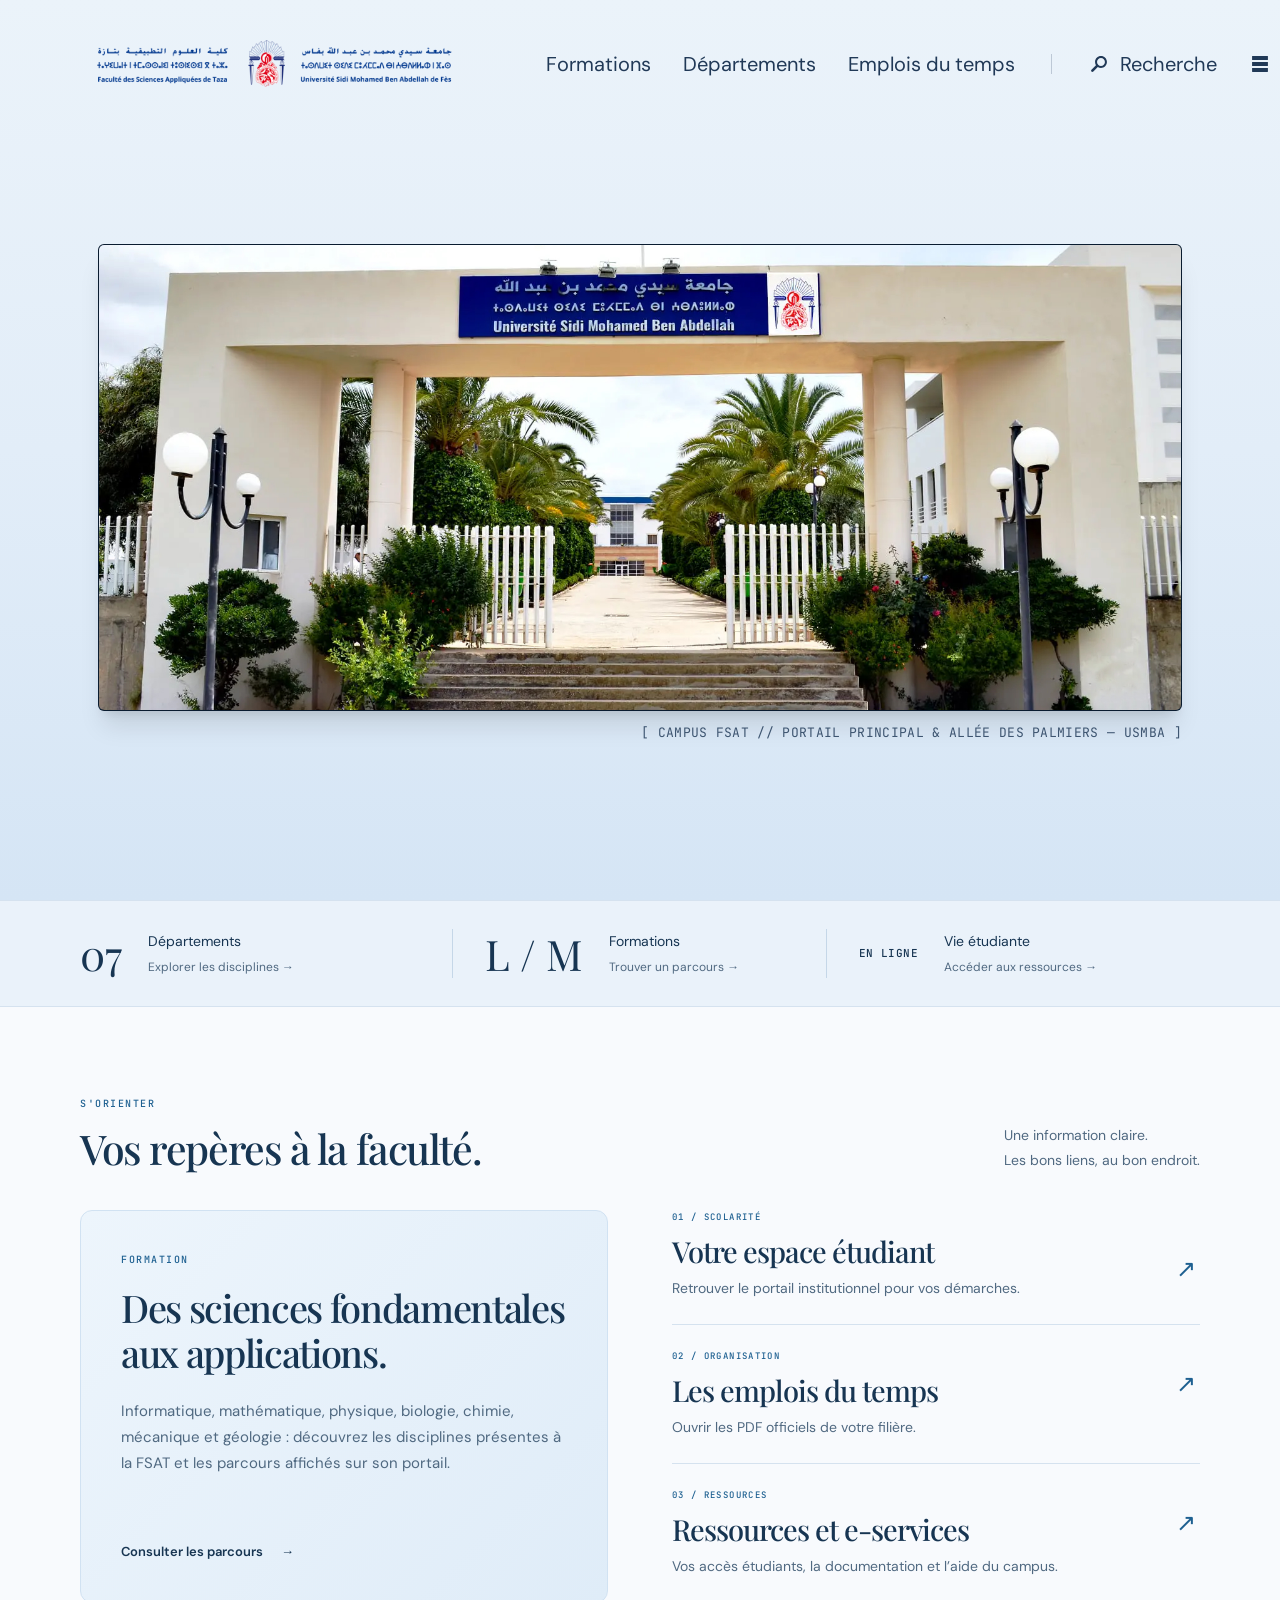
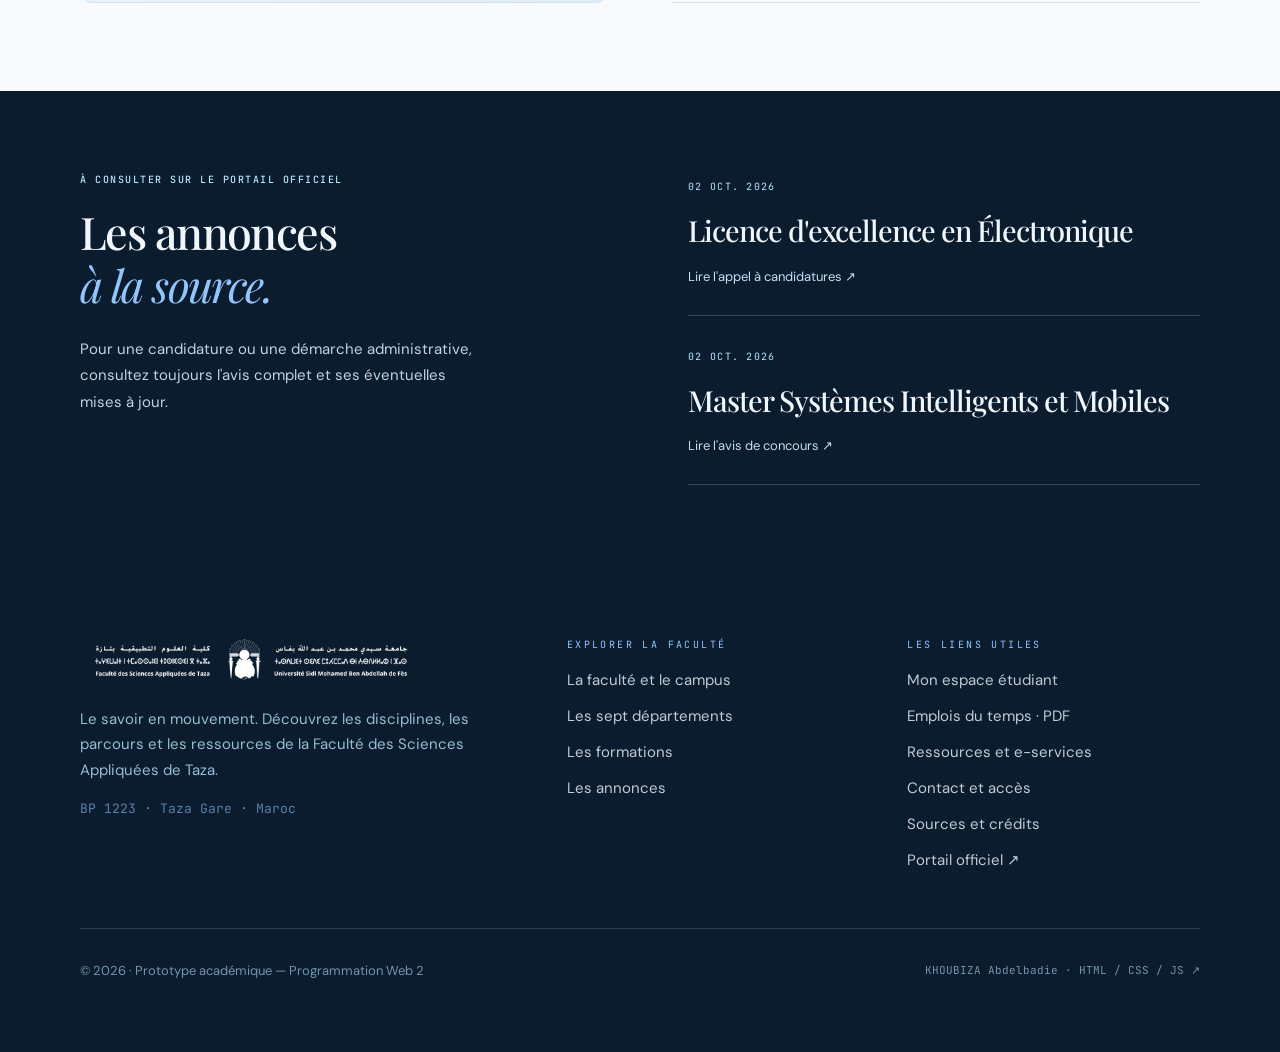
<file: index.html>
<!doctype html>
<html lang="fr" class="no-js">
<head>
  <meta charset="utf-8">
  <meta name="viewport" content="width=device-width, initial-scale=1">
  <meta name="description" content="Prototype académique FSAT pour le TP Programmation Web 2. Design Figma repris en HTML, CSS et JavaScript sans framework.">
  <meta name="robots" content="noindex, nofollow">
  <title>Portail FSAT — TP Programmation Web 2</title>
  <link rel="icon" href="assets/favicon.svg" type="image/svg+xml">
  <link rel="stylesheet" href="assets/fonts.css">
  <link rel="stylesheet" href="assets/styles.css">
  <link rel="stylesheet" href="assets/pages.css">
  <link rel="stylesheet" href="assets/etudiants.css">
  <script src="assets/app.js" defer></script>
</head>
<body>
  <a class="skip-link" href="#contenu">
   Aller au contenu
  </a>
  <div class="site-shell">
   <header class="global-header" id="global-header">
    <div class="header-inner">
     <a aria-label="Faculté des Sciences Appliquées de Taza - USMBA" class="brand" href="index.html">
      <img alt="FSAT - USMBA" class="brand-logo" src="assets/logo-fsat.png"/>
     </a>
     <nav class="primary-nav">
      <a class="primary-link" href="formations.html">
       Formations
      </a>
      <a class="primary-link" href="faculte.html#departements">
       Départements
      </a>
      <a class="primary-link" href="emplois-du-temps.html">
       Emplois du temps
      </a>
      <span aria-hidden="true" class="nav-divider">
      </span>
      <button aria-controls="search-panel" aria-expanded="false" aria-label="Recherche" class="header-action" id="search-toggle" type="button">
       <span class="action-icon">
        <svg class="icon" fill="currentColor" viewbox="0 0 25 25">
         <path d="M3.939 21.06C3.356 20.477 3.356 19.519 3.939 18.935L9.043 13.853C8.376 12.811 8.001 11.562 8.001 10.25C8.001 6.521 11.022 3.501 14.749 3.501C18.478 3.501 21.498 6.521 21.498 10.25C21.498 13.978 18.477 16.998 14.749 16.998C13.437 16.998 12.187 16.623 11.146 15.956L6.064 21.06C5.48 21.644 4.522 21.644 3.939 21.06ZM14.749 14.749C17.228 14.749 19.248 12.729 19.248 10.25C19.248 7.771 17.227 5.751 14.749 5.751C12.271 5.751 10.251 7.772 10.251 10.25C10.251 12.728 12.27 14.749 14.749 14.749Z">
         </path>
        </svg>
       </span>
       Recherche
      </button>
      <button aria-controls="mega-menu" aria-expanded="false" aria-label="Menu" class="header-action" id="menu-toggle" type="button">
       <span class="action-icon">
        <svg class="icon" fill="currentColor" viewbox="0 0 25 25">
         <path d="M21.498 7.626C21.498 7.834 21.332 8.001 21.123 8.001H3.877C3.668 8.001 3.502 7.834 3.502 7.626V3.877C3.502 3.669 3.668 3.502 3.877 3.502H21.122C21.331 3.502 21.497 3.669 21.497 3.877L21.498 7.626ZM21.498 14.375C21.498 14.583 21.332 14.75 21.123 14.75H3.877C3.668 14.75 3.502 14.583 3.502 14.375V10.625C3.502 10.417 3.668 10.25 3.877 10.25H21.122C21.331 10.25 21.497 10.417 21.497 10.625L21.498 14.375ZM21.498 21.123C21.498 21.331 21.332 21.498 21.123 21.498H3.877C3.668 21.498 3.502 21.331 3.502 21.123V17.374C3.502 17.166 3.668 16.999 3.877 16.999H21.122C21.331 16.999 21.497 17.166 21.497 17.374L21.498 21.123Z">
         </path>
        </svg>
       </span>
       Menu
      </button>
     </nav>
    </div>
    <div class="search-panel" hidden="" id="search-panel">
     <form class="search-form" role="search">
      <span class="search-symbol">
       <svg class="icon" fill="currentColor" viewbox="0 0 25 25">
        <path d="M3.939 21.06C3.356 20.477 3.356 19.519 3.939 18.935L9.043 13.853C8.376 12.811 8.001 11.562 8.001 10.25C8.001 6.521 11.022 3.501 14.749 3.501C18.478 3.501 21.498 6.521 21.498 10.25C21.498 13.978 18.477 16.998 14.749 16.998C13.437 16.998 12.187 16.623 11.146 15.956L6.064 21.06C5.48 21.644 4.522 21.644 3.939 21.06ZM14.749 14.749C17.228 14.749 19.248 12.729 19.248 10.25C19.248 7.771 17.227 5.751 14.749 5.751C12.271 5.751 10.251 7.772 10.251 10.25C10.251 12.728 12.27 14.749 14.749 14.749Z">
        </path>
       </svg>
      </span>
      <input aria-controls="search-results" aria-label="Rechercher sur le portail de la FSAT" autocomplete="off" class="search-input" id="site-search" placeholder="Rechercher sur le portail de la FSAT (formations, départements, avis)…" type="search"/>
      <button class="search-close" id="search-close" type="button">
       Fermer
      </button>
     </form>
     <div aria-live="polite" class="search-results" hidden="" id="search-results">
     </div>
    </div>
   </header>
   <div aria-hidden="true" aria-label="Navigation du portail FSAT" aria-modal="true" class="mega-menu" hidden="" id="mega-menu" role="dialog">
    <div class="menu-left">
     <div aria-hidden="true" class="menu-watermark">
      <div class="watermark-layout">
       <div class="watermark-left">
        <div class="watermark-left-box">
         <div class="watermark-left-align">
          <div class="watermark-left-flip">
           <div class="watermark-left-canvas">
            <div class="watermark-left-position">
             <div class="watermark-left-clip">
              <div class="watermark-left-vector">
               <svg class="watermark-svg" fill="none" height="499.98" preserveaspectratio="none" viewbox="0 0 213.991 499.98" width="213.991">
                <path d="M73.3944 43.9831C51.8937 44.3129 34.3095 25.8983 27.8203 6.93033C27.2939 5.39186 25.2399 1.24588 26.6062 0C26.8688 0.0603036 27.1294 0.129337 27.3876 0.20698C29.0815 0.731191 30.9103 1.85934 32.5718 2.38343C50.1961 7.94297 73.069 17.0356 75.0573 38.3539C75.2003 39.8881 74.9607 40.713 74.4974 42.1809C76.8172 44.3584 79.1658 46.3023 81.4638 48.5016C88.1142 54.8672 94.4549 61.5474 100.466 68.5199C104.225 72.8413 107.691 77.4094 111.243 81.9007C111.672 82.4425 112.097 82.9792 112.575 83.479L112.93 83.2653C113.665 78.6385 107.948 74.1747 105.309 70.4453C93.0439 53.1091 88.8891 30.0732 91.207 9.21338C91.363 7.80562 91.591 3.83665 93.2279 3.66868C95.0189 4.25211 97.7567 7.3857 99.1537 8.78354C112.531 22.1717 131.236 62.144 114.019 78.2559C114.2 82.6687 114.673 86.5935 117.302 90.2656C127.024 103.85 135.068 118.131 142.334 133.144C143.051 135.044 143.66 136.771 144.723 138.511L144.682 134.533C144.69 133.134 143.053 130.64 142.337 129.251C141.009 126.699 139.783 124.095 138.663 121.444C131.723 105.282 131.241 82.0564 136.372 65.3043C138.038 59.8651 140.325 56.7099 141.945 52.2438C153.881 66.6011 164.682 111.836 151.615 129.395C150.294 131.172 148.302 133.015 146.884 134.797C146.988 137.477 146.883 140.992 147.156 143.562C147.675 145.958 148.751 148.751 149.732 150.982C153.941 160.544 156.435 170.508 159.346 180.488C161.044 186.308 161.942 191.706 162.993 197.647C164.534 191.874 163.233 188.375 161.916 182.639C156.509 159.079 160.053 133.817 175.94 114.925C176.92 113.759 177.716 112.767 178.819 111.699C186.053 126.709 186.407 160.219 180.92 176.256C178.315 183.872 173.861 189.726 166.569 193.38C166.282 196.591 165.511 199.727 163.965 202.565C165.252 209.458 166.26 215.518 166.948 222.505C168.212 235.354 168.708 247.681 168.917 260.578C170.603 257.527 170.799 256.674 170.655 253.15C170.52 249.864 170.362 246.436 170.431 243.15C170.837 224.133 178.212 205.928 191.159 191.993C193.163 189.84 201.259 181.497 203.829 182C205.409 183.811 205.209 194.22 204.974 196.867C203.161 217.294 196.447 253.876 172.406 258.383C171.357 260.737 169.435 264.365 169.085 266.778C168.405 271.46 168.943 276.492 168.541 281.221C167.509 293.337 166.426 305.254 163.674 317.126C163.449 318.097 161.843 324.965 161.843 325.596L162.086 325.818C163.117 325.014 164.244 320.427 164.506 319.033C169.184 294.159 186.817 271.907 210.849 263.365C211.566 263.11 213.179 262.878 213.991 262.78C213.92 265.135 213.991 268.873 213.518 271.076C209.5 289.836 188.944 331.647 165.377 325.488C160.964 329.077 158.799 336.288 157.181 341.502C156.056 345.184 154.812 348.832 153.45 352.434C147.681 367.692 142.271 379.047 134.522 393.151L134.594 393.533C136.895 393.826 142.258 382.106 143.695 379.834C152.977 365.166 166.856 354.534 184.009 351.013C189.19 349.913 195.466 350.299 200.568 349.832C198.995 363.902 184.247 380.338 173.529 388.845C164.149 396.291 149.162 401.031 138.151 394.183C136.629 395.159 132.074 397.939 131.09 399.168C128.037 402.992 125.296 408.154 122.432 412.139C115.618 421.618 108.145 430.813 99.9066 439.084C98.0417 440.957 96.8238 442.485 94.7279 444.194C95.2588 444.116 97.0758 443.859 97.3987 443.602C101.573 440.267 104.757 436.07 109.054 432.625C121.925 422.31 137.686 420.505 153.57 422.586C158.409 423.219 166.649 426.06 171.056 428.009C166.242 438.458 150.476 446.937 140.154 451.145C127.965 456.116 106.917 458.837 98.3017 446.182C96.6718 446.553 92.104 447.099 91.23 447.676C87.4552 450.172 83.8535 453.818 80.1528 456.605C68.7473 465.191 56.2546 473.276 42.8415 478.284C44.6552 478.401 46.026 478.597 47.7397 477.856C53.7041 475.281 59.9332 471.567 66.3097 470.047C82.7161 466.137 100.777 471.418 114.34 480.932C116.713 482.604 119.773 484.69 121.645 486.812C121.785 486.971 121.919 487.137 122.046 487.306C115.317 494.212 104.079 496.907 94.7799 498.779C92.318 499.276 88.4411 499.002 86.0442 499.98H80.066C77.3695 499.031 74.992 499.227 72.2319 498.819C69.7615 498.452 66.9482 497.645 64.5862 496.853C56.0199 493.98 50.6347 489.794 46.6467 481.656C45.1116 481.162 40.8742 480.049 39.3001 480.338C34.9598 481.13 28.3721 484.035 24.2079 485.262C21.0426 486.196 2.23209 490.503 0.339774 490.058C-0.215602 489.207 0.00598846 487.726 0.324575 486.837C0.983646 484.995 5.62924 484.484 7.19707 484.108C10.1973 483.384 13.1679 482.917 16.1004 482.181C23.08 480.431 29.8929 478.125 36.6146 475.577C38.6432 474.809 40.6576 474.215 42.5919 473.208C42.9794 470.746 44.313 468.396 44.4264 465.932C44.5273 463.736 44.1636 461.106 44.0998 458.903C44.0866 455.116 43.8815 449.546 44.72 445.876C48.0221 431.425 54.9863 418.371 66.5104 408.88C70.0263 405.983 73.8773 404.098 77.6196 401.608C78.231 401.2 78.4119 401.159 79.0846 401.278L79.2844 401.697C79.0927 403.682 78.6809 405.621 78.3019 407.611C74.8869 425.503 74.7431 446.886 60.8455 460.49C56.2489 464.99 52.6037 467.567 46.081 467.714C45.8157 469.115 45.2177 471.159 44.8454 472.587C50.2494 469.144 57.555 466.274 62.9001 462.775C69.9796 458.14 90.653 444.456 94.6939 437.657C94.7679 428.351 93.4649 425.635 91.034 416.867C89.9101 412.815 90.0601 404.093 90.1781 399.677C90.626 382.937 98.4977 362.866 110.688 351.297C111.138 354.862 111.19 358.805 111.683 362.444C112.902 371.448 114.046 379.866 114.364 389.004C114.837 402.604 114.067 414.366 104.618 425.168C103.645 426.17 102.309 427.61 101.145 428.363C97.1858 430.921 96.6468 430.747 96.9228 435.689L97.2168 435.884C97.7687 435.65 99.8536 433.043 100.549 432.317C110.104 422.256 118.647 411.276 126.052 399.54C128.348 395.921 130.524 392.569 132.366 388.674C131.715 385.768 131.97 383.079 131.065 380.431C130.04 377.531 127.55 375.25 126.114 372.631C114.337 351.15 114.43 320.987 126.108 299.457C127.199 303.303 128.905 305.949 130.201 309.445C136.283 325.845 145.646 344.685 142.041 362.558C141.305 366.406 139.997 372.189 137.474 375.294C133.262 380.48 133.909 379.837 133.971 386.433C134.431 385.362 134.943 384.294 135.5 383.269C139.838 375.294 143.351 366.976 146.747 358.556C149.875 350.654 152.596 342.593 154.897 334.41C155.968 330.569 156.806 326.694 157.888 322.808C155.859 319.075 155.231 314.913 151.61 312.337C135.383 300.792 127.197 277.922 126.363 258.63C126.231 255.573 126.299 241.812 128.132 239.903L128.478 239.983C130.02 241.36 135.714 249.27 137.253 251.221C147.95 264.783 159.447 279.573 160.538 297.491C160.867 302.887 159.821 309.188 156.112 313.397C156.664 315.243 158.063 318.019 158.841 320.173C159.137 316.422 160.094 313.495 160.687 309.958C161.377 305.843 162.089 301.609 162.731 297.491C164.821 283.47 165.768 269.301 165.564 255.128C161.413 249.759 161.091 247.73 154.072 245.4C150.189 244.111 145.043 240.143 142.156 237.221C127.688 222.574 120.557 202.666 120.873 182.204C121.522 183.092 122.198 183.968 123.043 184.645C137.967 196.599 155.398 207.479 161.26 226.912C163.005 232.694 164.052 241.078 161.651 247.013C162.321 247.874 164.244 250.615 165.209 250.495C167.502 246.908 160.178 191.372 156.105 184.892C155.707 184.258 151.844 181.252 150.844 180.471C143.042 180.105 140.52 180.461 133.113 176.882C116.314 168.766 106.409 153.326 100.501 136.194C100.07 134.944 99.7656 134.19 100.336 133.026C102.911 133.642 107.448 135.833 110.196 136.802C129.66 143.667 154.104 154.06 151.778 179.193C153.175 180.018 154.682 181.031 156.06 181.915C154.957 176.471 152.864 170.354 151.191 165.035C148.041 155.016 144.394 145.568 140.285 135.904C138.645 132.048 136.53 128.312 134.967 124.359C132.693 123.653 130.165 122.624 127.896 121.786C117.762 124.453 115.274 125.301 104.733 122.097C90.65 117.817 78.6953 106.269 71.9364 93.3917C74.7734 93.9268 77.5836 94.0263 80.4606 94.1732C97.1968 95.0287 118.991 95.2684 126.832 113.332C127.57 115.03 128.235 119.005 128.868 120.013C129.733 120.614 132.441 122.221 133.355 121.512C133.352 121.462 133.358 121.211 133.339 121.173C127.073 108.881 119.768 96.6727 111.753 85.4649C109.564 82.4051 107.768 79.4132 105.745 77.8774C103.276 77.5277 101.887 77.3683 99.4067 76.7915C99.2707 76.8864 99.1347 76.9805 98.9977 77.0737C91.715 82.0239 83.3251 82.9907 74.7815 81.9816C62.1525 80.4905 49.2033 71.9308 42.2067 61.4799C44.2421 61.0558 46.3954 61.0226 48.5005 60.5463C64.7311 56.8737 85.7873 53.943 97.0328 69.433C98.0217 70.7961 98.9257 73.7149 99.9126 75.4046C101.462 75.5701 103.001 75.8327 104.538 76.0772C102.923 73.1323 98.4147 68.5207 96.0588 65.8278C90.4621 59.4331 80.4669 48.5116 73.3944 43.9831Z" fill="#F5F0E8">
                </path>
                <path d="M141.967 133.186C143.616 133.268 143.466 133.058 144.305 134.574L144.345 138.547C143.287 136.809 142.681 135.084 141.967 133.186Z" fill="#F5F0E8">
                </path>
               </svg>
              </div>
             </div>
            </div>
           </div>
          </div>
         </div>
        </div>
       </div>
       <div class="watermark-letters">
        <div class="watermark-letters-grid">
         <div class="watermark-letters-position">
          <div class="watermark-letters-clip">
           <div class="watermark-letters-vector">
            <svg class="watermark-svg" fill="none" height="242.614" preserveaspectratio="none" viewbox="0 0 496.083 242.614" width="496.083">
             <path d="M53.0484 17.0646C37.4678 17.0646 26.0915 20.7742 18.9193 28.1937C11.9946 35.613 7.17206 48.8444 4.45162 67.8874C4.45162 68.3821 3.70969 68.6293 2.22582 68.6293C0.741949 68.6293 0 68.3821 0 67.8874C0.494624 64.9196 0.989264 60.5917 1.48388 54.9034C2.22583 49.2152 2.8441 43.1561 3.33872 36.726C3.83335 30.0485 4.20431 23.7421 4.45162 17.8065C4.94624 11.6237 5.19355 6.55378 5.19355 2.59677C5.19355 1.36021 5.9355 0.741936 7.41937 0.741936C8.90324 0.741936 9.64518 1.36021 9.64518 2.59677C9.64518 5.0699 10.758 6.92475 12.9839 8.16132C15.457 9.15057 18.1775 9.89252 21.1452 10.3872C24.3602 10.6344 27.0806 10.7581 29.3065 10.7581C50.5753 11.5 75.4302 11.871 103.871 11.871C121.43 11.871 135.28 11.7473 145.419 11.5C155.806 11.0054 165.823 10.7581 175.468 10.7581C183.63 10.7581 189.935 10.2635 194.387 9.27424C199.086 8.03768 202.054 5.44088 203.29 1.48387C203.538 0.49462 204.28 0 205.516 0C206.753 0 207.371 0.49462 207.371 1.48387C207.124 5.19357 206.753 10.1399 206.258 16.3226C205.764 22.5055 205.393 29.0593 205.145 35.984C204.898 42.6615 204.651 48.968 204.403 54.9034C204.156 60.5917 204.032 64.9196 204.032 67.8874C204.032 68.3821 203.29 68.6293 201.807 68.6293C200.323 68.6293 199.581 68.3821 199.581 67.8874C199.581 48.8444 196.366 35.613 189.935 28.1937C183.506 20.7742 171.758 17.0646 154.693 17.0646C143.07 17.0646 134.291 17.5592 128.355 18.5485C122.667 19.2904 118.833 21.3925 116.855 24.855C115.124 28.07 114.258 33.6346 114.258 41.5486V212.565C114.258 219.737 115.124 225.178 116.855 228.888C118.586 232.598 122.048 235.071 127.242 236.308C132.683 237.544 140.845 238.162 151.726 238.162C152.22 238.162 152.468 238.904 152.468 240.388C152.468 241.872 152.22 242.614 151.726 242.614C145.295 242.614 138 242.491 129.839 242.243C121.925 241.996 113.269 241.872 103.871 241.872C94.9678 241.872 86.4356 241.996 78.2743 242.243C70.3603 242.491 63.0646 242.614 56.3871 242.614C55.8925 242.614 55.6453 241.872 55.6453 240.388C55.6453 238.904 55.8925 238.162 56.3871 238.162C67.0216 238.162 75.0592 237.544 80.5001 236.308C85.9409 235.071 89.5269 232.598 91.2582 228.888C93.2366 225.178 94.2259 219.737 94.2259 212.565V40.8066C94.2259 32.8926 93.2366 27.3281 91.2582 24.113C89.2796 20.6506 85.3226 18.6721 79.3872 18.1775C73.4517 17.4355 64.6721 17.0646 53.0484 17.0646Z" fill="#F5F0E8">
             </path>
             <path d="M225.405 136.146L228.743 129.468H324.824L327.42 136.146H225.405ZM408.663 238.162C409.652 238.162 410.146 238.904 410.146 240.388C410.146 241.872 409.652 242.614 408.663 242.614C401.738 242.614 394.566 242.367 387.147 241.872C379.974 241.377 373.049 241.13 366.373 241.13C358.706 241.13 352.028 241.377 346.34 241.872C340.899 242.367 334.84 242.614 328.162 242.614C327.173 242.614 326.678 241.872 326.678 240.388C326.678 238.904 327.173 238.162 328.162 238.162C342.012 238.162 350.668 236.307 354.131 232.598C357.84 228.888 357.346 221.839 352.647 211.453L268.808 31.1614L275.856 24.8549L204.259 196.985C198.077 212.071 197.582 222.705 202.775 228.888C207.969 235.071 218.974 238.162 235.792 238.162C237.029 238.162 237.647 238.904 237.647 240.388C237.647 241.872 237.029 242.614 235.792 242.614C228.372 242.614 221.571 242.367 215.388 241.872C209.205 241.377 201.416 241.13 192.018 241.13C183.362 241.13 176.313 241.377 170.872 241.872C165.678 242.367 159.373 242.614 151.953 242.614C150.964 242.614 150.469 241.872 150.469 240.388C150.469 238.904 150.964 238.162 151.953 238.162C158.631 238.162 164.442 236.926 169.388 234.452C174.334 231.979 178.91 227.528 183.114 221.098C187.566 214.668 192.265 205.517 197.211 193.646L274.744 7.04844C275.238 6.30651 275.98 5.93555 276.969 5.93555C278.206 5.93555 278.948 6.30651 279.195 7.04844L365.26 191.791C370.947 204.157 376.017 213.802 380.469 220.727C384.921 227.404 389.372 231.979 393.824 234.452C398.276 236.926 403.222 238.162 408.663 238.162ZM462.325 212.566C462.325 219.738 463.067 225.178 464.551 228.888C466.035 232.598 469.126 235.071 473.825 236.307C478.772 237.544 485.944 238.162 495.341 238.162C495.835 238.162 496.083 238.904 496.083 240.388C496.083 241.872 495.835 242.614 495.341 242.614C489.406 242.614 482.852 242.49 475.68 242.243C468.508 241.996 460.594 241.872 451.938 241.872C443.777 241.872 435.987 241.996 428.567 242.243C421.395 242.49 414.841 242.614 408.905 242.614C408.164 242.614 407.793 241.872 407.793 240.388C407.793 238.904 408.164 238.162 408.905 238.162C418.303 238.162 425.352 237.544 430.051 236.307C434.997 235.071 438.212 232.598 439.696 228.888C441.428 225.178 442.293 219.738 442.293 212.566V40.8067C442.293 33.6346 441.428 28.3174 439.696 24.8549C438.212 21.1453 434.997 18.6722 430.051 17.4356C425.352 15.9517 418.303 15.2097 408.905 15.2097C408.164 15.2097 407.793 14.4679 407.793 12.984C407.793 11.5001 408.164 10.7581 408.905 10.7581C414.841 10.7581 421.395 11.0054 428.567 11.5001C435.987 11.7474 443.777 11.871 451.938 11.871C460.594 11.871 468.508 11.7474 475.68 11.5001C483.1 11.0054 489.654 10.7581 495.341 10.7581C495.835 10.7581 496.083 11.5001 496.083 12.984C496.083 14.4679 495.835 15.2097 495.341 15.2097C485.944 15.2097 478.895 15.9517 474.196 17.4356C469.497 18.9195 466.282 21.5162 464.551 25.2259C463.067 28.9357 462.325 34.3766 462.325 41.5486V212.566Z" fill="#F5F0E8">
             </path>
            </svg>
           </div>
          </div>
         </div>
        </div>
       </div>
       <div class="watermark-right">
        <div class="watermark-right-clip">
         <div class="watermark-right-contents">
          <div class="watermark-right-mask">
           <svg class="watermark-svg" fill="none" height="499.99" preserveaspectratio="none" viewbox="0 0 212.991 499.99" width="212.991">
            <path d="M73.0514 43.984C51.6512 44.3138 34.1492 25.8988 27.6903 6.93047C27.1664 5.39197 25.1219 1.24591 26.4819 0C26.7432 0.0603048 27.0026 0.129339 27.2596 0.206984C28.9456 0.731205 30.7659 1.85937 32.4196 2.38348C49.9616 7.94313 72.7275 17.036 74.7065 38.3546C74.8489 39.8889 74.6104 40.7138 74.1494 42.1818C76.4583 44.3593 78.7959 46.3033 81.0831 48.5025C87.7024 54.8683 94.0131 61.5487 99.9958 68.5212C103.739 72.8427 107.188 77.4109 110.723 81.9024C111.15 82.4441 111.573 82.9808 112.049 83.4806L112.402 83.2669C113.134 78.64 107.444 74.1762 104.818 70.4467C92.6092 53.1101 88.4733 30.0738 90.7802 9.21357C90.9362 7.80577 91.1632 3.83672 92.7921 3.66876C94.5751 4.25219 97.2999 7.38585 98.6899 8.78371C112.005 22.1722 130.623 62.1453 113.486 78.2574C113.666 82.6703 114.137 86.5953 116.753 90.2674C126.431 103.852 134.436 118.134 141.669 133.146C142.382 135.046 142.988 136.773 144.046 138.514L144.006 134.535C144.014 133.136 142.384 130.642 141.672 129.253C140.35 126.701 139.129 124.098 138.015 121.447C131.107 105.284 130.628 82.0581 135.735 65.3056C137.393 59.8663 139.669 56.7111 141.281 52.2449C153.163 66.6025 163.912 111.838 150.908 129.397C149.592 131.174 147.609 133.017 146.198 134.799C146.301 137.479 146.197 140.995 146.468 143.565C146.985 145.961 148.055 148.754 149.033 150.985C153.222 160.547 155.704 170.512 158.602 180.491C160.291 186.311 161.185 191.71 162.231 197.651C163.765 191.878 162.47 188.379 161.159 182.642C155.777 159.082 159.305 133.819 175.118 114.928C176.094 113.762 176.885 112.77 177.983 111.701C185.183 126.711 185.536 160.222 180.075 176.259C177.481 183.875 173.049 189.73 165.791 193.384C165.504 196.595 164.737 199.731 163.199 202.569C164.479 209.462 165.483 215.523 166.167 222.51C167.425 235.358 167.92 247.686 168.128 260.583C169.806 257.532 170.001 256.679 169.857 253.155C169.723 249.869 169.565 246.441 169.635 243.155C170.038 224.138 177.379 205.932 190.265 191.997C192.26 189.844 200.318 181.5 202.876 182.003C204.449 183.814 204.249 194.224 204.016 196.871C202.211 217.299 195.53 253.881 171.601 258.388C170.556 260.742 168.643 264.371 168.294 266.784C167.617 271.466 168.154 276.497 167.753 281.226C166.726 293.343 165.648 305.26 162.909 317.133C162.685 318.104 161.087 324.972 161.087 325.602L161.328 325.824C162.355 325.02 163.477 320.434 163.737 319.04C168.393 294.165 185.944 271.913 209.864 263.371C210.577 263.116 212.183 262.884 212.991 262.786C212.92 265.141 212.99 268.879 212.52 271.082C208.52 289.842 188.061 331.653 164.604 325.494C160.212 329.083 158.057 336.294 156.446 341.509C155.327 345.191 154.088 348.839 152.734 352.441C146.991 367.7 141.606 379.054 133.893 393.159L133.965 393.541C136.255 393.834 141.593 382.113 143.024 379.841C152.263 365.174 166.076 354.541 183.149 351.02C188.306 349.92 194.554 350.306 199.631 349.839C198.065 363.91 183.386 380.345 172.719 388.853C163.382 396.299 148.465 401.039 137.505 394.191C135.99 395.167 131.456 397.947 130.478 399.176C127.439 403 124.71 408.162 121.86 412.147C115.077 421.627 107.64 430.821 99.4399 439.093C97.5829 440.966 96.371 442.494 94.2851 444.203C94.8141 444.125 96.622 443.868 96.944 443.611C101.099 440.276 104.269 436.078 108.544 432.633C121.355 422.319 137.043 420.514 152.853 422.595C157.668 423.228 165.87 426.068 170.256 428.017C165.465 438.467 149.774 446.946 139.499 451.154C127.368 456.125 106.418 458.846 97.8419 446.191C96.22 446.562 91.6742 447.108 90.8032 447.685C87.0464 450.181 83.4615 453.827 79.7782 456.614C68.426 465.201 55.9917 473.286 42.6413 478.293C44.4466 478.41 45.8109 478.606 47.5166 477.865C53.4531 475.29 59.6531 471.577 65.9998 470.057C82.3295 466.147 100.306 471.428 113.805 480.941C116.168 482.613 119.213 484.699 121.077 486.821C121.216 486.98 121.349 487.146 121.476 487.315C114.778 494.222 103.594 496.917 94.3371 498.789C91.8872 499.286 88.0283 499.012 85.6425 499.99H79.6918C77.0079 499.041 74.6415 499.237 71.8945 498.829C69.4356 498.462 66.6354 497.655 64.2843 496.863C55.7582 493.99 50.3981 489.804 46.4287 481.665C44.9008 481.171 40.6832 480.058 39.1165 480.347C34.7964 481.139 28.2395 484.044 24.0948 485.271C20.9443 486.205 2.22169 490.513 0.338169 490.068C-0.214607 489.217 0.00598256 487.736 0.323069 486.846C0.97904 485.004 5.60294 484.493 7.16347 484.117C10.1497 483.393 13.1064 482.926 16.0251 482.19C22.9722 480.44 29.7532 478.134 36.4435 475.586C38.4626 474.818 40.4676 474.224 42.3928 473.218C42.7785 470.756 44.1059 468.406 44.2188 465.942C44.3193 463.746 43.9572 461.115 43.8937 458.912C43.8806 455.125 43.6764 449.555 44.511 445.885C47.7976 431.433 54.7293 418.38 66.1996 408.888C69.6991 405.991 73.532 404.106 77.2568 401.616C77.8654 401.208 78.0455 401.167 78.7152 401.286L78.9139 401.705C78.7232 403.69 78.3132 405.629 77.936 407.619C74.5369 425.511 74.3938 446.895 60.5612 460.499C55.9861 465 52.3579 467.577 45.8656 467.724C45.6016 469.125 45.0064 471.169 44.6358 472.597C50.0146 469.154 57.286 466.284 62.6061 462.785C69.6527 458.149 90.2293 444.465 94.2511 437.665C94.3251 428.359 93.0281 425.643 90.6082 416.876C89.4903 412.824 89.6393 404.101 89.7573 399.685C90.2033 382.944 98.0369 362.874 110.17 351.304C110.618 354.869 110.671 358.812 111.161 362.451C112.374 371.456 113.513 379.873 113.829 389.012C114.3 402.612 113.534 414.375 104.13 425.176C103.162 426.178 101.831 427.618 100.673 428.371C96.732 430.929 96.195 430.755 96.47 435.697L96.763 435.892C97.3119 435.658 99.3869 433.051 100.079 432.325C109.589 422.265 118.092 411.284 125.464 399.548C127.749 395.929 129.915 392.577 131.747 388.682C131.099 385.775 131.354 383.086 130.453 380.438C129.433 377.538 126.954 375.257 125.526 372.639C113.802 351.157 113.895 320.994 125.519 299.463C126.606 303.309 128.303 305.955 129.593 309.451C135.646 325.851 144.966 344.692 141.377 362.566C140.645 366.414 139.342 372.197 136.832 375.301C132.639 380.487 133.283 379.844 133.345 386.44C133.803 385.369 134.312 384.301 134.867 383.276C139.185 375.301 142.68 366.984 146.061 358.563C149.176 350.661 151.884 342.6 154.173 334.416C155.239 330.575 156.073 326.7 157.15 322.815C155.13 319.082 154.505 314.92 150.902 312.343C134.75 300.798 126.604 277.927 125.774 258.635C125.642 255.578 125.71 241.817 127.534 239.908L127.878 239.988C129.413 241.365 135.08 249.275 136.612 251.226C147.258 264.789 158.702 279.578 159.788 297.497C160.115 302.893 159.074 309.194 155.382 313.404C155.931 315.25 157.324 318.026 158.099 320.18C158.393 316.429 159.345 313.502 159.936 309.964C160.623 305.849 161.331 301.615 161.971 297.497C164.051 283.475 164.993 269.307 164.79 255.133C160.658 249.764 160.338 247.735 153.353 245.405C149.488 244.116 144.365 240.148 141.491 237.225C127.092 222.579 119.994 202.67 120.308 182.207C120.954 183.095 121.627 183.971 122.468 184.648C137.322 196.603 154.671 207.483 160.507 226.916C162.243 232.698 163.286 241.083 160.895 247.018C161.563 247.879 163.476 250.62 164.437 250.5C166.719 246.913 159.429 191.376 155.375 184.895C154.979 184.261 151.135 181.255 150.14 180.474C142.373 180.108 139.863 180.464 132.49 176.885C115.77 168.77 105.912 153.329 100.031 136.196C99.6018 134.946 99.2989 134.192 99.8668 133.028C102.43 133.644 106.946 135.835 109.68 136.804C129.055 143.67 153.385 154.063 151.07 179.196C152.46 180.021 153.959 181.034 155.331 181.918C154.233 176.474 152.15 170.358 150.485 165.039C147.349 155.019 143.719 145.571 139.629 135.906C137.997 132.05 135.892 128.314 134.336 124.362C132.073 123.656 129.557 122.627 127.299 121.789C117.211 124.456 114.735 125.303 104.244 122.1C90.2263 117.82 78.3275 106.271 71.6003 93.3935C74.424 93.9287 77.2211 94.0282 80.0846 94.1751C96.743 95.0306 118.434 95.2703 126.241 113.335C126.974 115.033 127.637 119.008 128.267 120.016C129.128 120.617 131.821 122.224 132.732 121.515C132.729 121.465 132.734 121.214 132.715 121.176C126.48 108.883 119.208 96.6747 111.23 85.4666C109.052 82.4067 107.266 79.4148 105.252 77.8789C102.795 77.5292 101.41 77.3699 98.9419 76.7931C98.8069 76.888 98.6709 76.9821 98.5349 77.0753C91.2862 82.0256 82.9357 82.9923 74.432 81.9833C61.862 80.4921 48.9735 71.9323 42.0094 61.4812C44.0354 61.057 46.1786 61.0238 48.2739 60.5475C64.4286 56.8749 85.3865 53.9441 96.579 69.4344C97.5639 70.7975 98.4639 73.7163 99.4459 75.4061C100.988 75.5716 102.519 75.8342 104.051 76.0787C102.442 73.1337 97.9549 68.522 95.61 65.8291C90.0393 59.4343 80.0909 48.5125 73.0514 43.984Z" fill="#F5F0E8">
            </path>
            <path d="M141.25 133.188C142.899 133.27 142.749 133.06 143.588 134.576L143.628 138.549C142.57 136.811 141.964 135.086 141.25 133.188Z" fill="#F5F0E8">
            </path>
           </svg>
          </div>
         </div>
        </div>
       </div>
      </div>
     </div>
<nav class="menu-nav" aria-label="Toutes les rubriques">
<a class="menu-link" href="formations.html"><span class="menu-link-title">Formations<span class="menu-link-rule"></span></span><span aria-hidden="true" class="menu-link-arrow">↗</span></a>
<a class="menu-link" href="faculte.html"><span class="menu-link-title">La faculté<span class="menu-link-rule"></span></span><span aria-hidden="true" class="menu-link-arrow">↗</span></a>
<a class="menu-link" href="faculte.html#departements"><span class="menu-link-title">Départements<span class="menu-link-rule"></span></span><span aria-hidden="true" class="menu-link-arrow">↗</span></a>
<a class="menu-link" href="emplois-du-temps.html"><span class="menu-link-title">Emplois du temps<span class="menu-link-rule"></span></span><span aria-hidden="true" class="menu-link-arrow">↗</span></a>
<a class="menu-link" href="services.html"><span class="menu-link-title">Mon espace étudiant<span class="menu-link-rule"></span></span><span aria-hidden="true" class="menu-link-arrow">↗</span></a>
<a class="menu-link" href="ressources.html"><span class="menu-link-title">Ressources &amp; e-services<span class="menu-link-rule"></span></span><span aria-hidden="true" class="menu-link-arrow">↗</span></a>
<a class="menu-link" href="index.html#actualites"><span class="menu-link-title">Actualités<span class="menu-link-rule"></span></span><span aria-hidden="true" class="menu-link-arrow">↗</span></a>
<a class="menu-link" href="contact.html"><span class="menu-link-title">Contact<span class="menu-link-rule"></span></span><span aria-hidden="true" class="menu-link-arrow">↗</span></a>
<a class="menu-link" href="sources.html"><span class="menu-link-title">Sources &amp; crédits<span class="menu-link-rule"></span></span><span aria-hidden="true" class="menu-link-arrow">↗</span></a>
</nav>

    </div>
    <div class="menu-right">
     <img alt="Bibliothèque universitaire" class="menu-photo" src="assets/menu-image.png"/>
     <div class="menu-image-overlay">
     </div>
     <div class="menu-teaser">
      <h2 class="menu-teaser-title">
       Excellence Académique &amp; Recherche
      </h2>
      <p class="menu-teaser-description">
       Parcours, responsables pédagogiques, emplois du temps et ressources : les repères utiles pour vivre et étudier à la FSAT.
      </p>
      <div class="menu-cta-wrap">
       <a class="menu-cta" href="faculte.html#departements">
        <span class="menu-cta-label">
         Découvrir la Faculté des Sciences Appliquées
        </span>
        <span>
         →
        </span>
       </a>
      </div>
     </div>
    </div>
   </div>
   <main id="contenu" tabindex="-1">
    <h1 class="sr-only">
     Portail de la Faculté des Sciences Appliquées de Taza — prototype académique
    </h1>
    <section class="hero" id="accueil">
     <figure class="campus-figure">
      <div class="campus-media">
       <img alt="Portail monumental et allée des palmiers de la Faculté des Sciences Appliquées de Taza." class="campus-image" src="assets/photo-FPT-.jpg"/>
      </div>
      <figcaption class="campus-caption">
       [ CAMPUS FSAT // PORTAIL PRINCIPAL &amp; ALLÉE DES PALMIERS — USMBA ]
      </figcaption>
     </figure>
    </section>
<div class="portal-content">
<section class="quick-strip"><div class="wrap quick-grid"><a href="faculte.html#departements"><span class="quick-number">07</span><span>Départements<br/><strong>Explorer les disciplines <span aria-hidden="true">→</span></strong></span></a><a href="formations.html"><span class="quick-number">L / M</span><span>Formations<br/><strong>Trouver un parcours <span aria-hidden="true">→</span></strong></span></a><a href="ressources.html"><span class="quick-number">EN LIGNE</span><span>Vie étudiante<br/><strong>Accéder aux ressources <span aria-hidden="true">→</span></strong></span></a></div></section>
<section aria-labelledby="reperes-title" class="section wrap"><div class="section-head"><div><p class="eyebrow">S'ORIENTER</p><h2 id="reperes-title">Vos repères à la faculté.</h2></div><p>Une information claire.<br/>Les bons liens, au bon endroit.</p></div><div class="feature-grid"><article class="feature-main"><span class="eyebrow">FORMATION</span><h3>Des sciences fondamentales aux applications.</h3><p>Informatique, mathématique, physique, biologie, chimie, mécanique et géologie : découvrez les disciplines présentes à la FSAT et les parcours affichés sur son portail.</p><a class="text-link" href="formations.html">Consulter les parcours <span aria-hidden="true">→</span></a></article><div class="feature-list"><a href="services.html#etudiant"><span class="eyebrow">01 / SCOLARITÉ</span><h3>Votre espace étudiant</h3><p>Retrouver le portail institutionnel pour vos démarches.</p><span aria-hidden="true">↗</span></a><a href="emplois-du-temps.html"><span class="eyebrow">02 / ORGANISATION</span><h3>Les emplois du temps</h3><p>Ouvrir les PDF officiels de votre filière.</p><span aria-hidden="true">↗</span></a><a href="ressources.html"><span class="eyebrow">03 / RESSOURCES</span><h3>Ressources et e-services</h3><p>Vos accès étudiants, la documentation et l’aide du campus.</p><span aria-hidden="true">↗</span></a></div></div></section>
<section class="dark-section" id="actualites"><div class="wrap split"><div><p class="eyebrow">À CONSULTER SUR LE PORTAIL OFFICIEL</p><h2>Les annonces<br/><em>à la source.</em></h2><p>Pour une candidature ou une démarche administrative, consultez toujours l'avis complet et ses éventuelles mises à jour.</p></div><div class="announcements"><a href="https://fsat.usmba.ac.ma/2026/10/02/licence-dexcellence-electronique/"><time datetime="2026-10-02">02 OCT. 2026</time><h3>Licence d'excellence en Électronique</h3><span>Lire l'appel à candidatures <span aria-hidden="true">↗</span></span></a><a href="https://fsat.usmba.ac.ma/2026/10/02/concours-dacces-au-cycle-master-specialise-systemes-intelligents-et-mobiles-sim/"><time datetime="2026-10-02">02 OCT. 2026</time><h3>Master Systèmes Intelligents et Mobiles</h3><span>Lire l'avis de concours <span aria-hidden="true">↗</span></span></a></div></div></section></div>
   </main>
   <footer class="footer" id="contact">
    <div class="footer-inner">
     <div class="footer-grid">
      <div class="footer-identity">
       <a class="footer-brand" href="index.html" aria-label="Retour à l’accueil"><img class="footer-logo" src="assets/logo-fsat.png" alt="FSAT — Université Sidi Mohamed Ben Abdellah"></a>
       <p class="footer-description">Le savoir en mouvement. Découvrez les disciplines, les parcours et les ressources de la Faculté des Sciences Appliquées de Taza.</p>
       <p class="footer-address">BP 1223 · Taza Gare · Maroc</p>
      </div>
      <div>
       <h2 class="footer-heading">Explorer la faculté</h2>
       <ul class="footer-links">
        <li><a class="footer-link" href="faculte.html">La faculté et le campus</a></li>
        <li><a class="footer-link" href="faculte.html#departements">Les sept départements</a></li>
        <li><a class="footer-link" href="formations.html">Les formations</a></li>
        <li><a class="footer-link" href="index.html#actualites">Les annonces</a></li>
       </ul>
      </div>
      <div>
       <h2 class="footer-heading">Les liens utiles</h2>
       <ul class="footer-links">
        <li><a class="footer-link" href="services.html">Mon espace étudiant</a></li>
        <li><a class="footer-link" href="emplois-du-temps.html">Emplois du temps · PDF</a></li>
        <li><a class="footer-link" href="ressources.html">Ressources et e-services</a></li>
        <li><a class="footer-link" href="contact.html">Contact et accès</a></li>
        <li><a class="footer-link" href="sources.html">Sources et crédits</a></li>
        <li><a class="footer-link" href="https://fsat.usmba.ac.ma/" rel="noopener noreferrer">Portail officiel ↗</a></li>
       </ul>
      </div>
     </div>
     <div class="footer-bottom">
      <p>© 2026 · Prototype académique — Programmation Web 2</p>
      <a class="footer-signature" href="https://github.com/Badie005/fsat-web2-html-css-js">KHOUBIZA Abdelbadie · HTML / CSS / JS ↗</a>
     </div>
    </div>
   </footer>
  </div>
 </body>
</html>
</file>
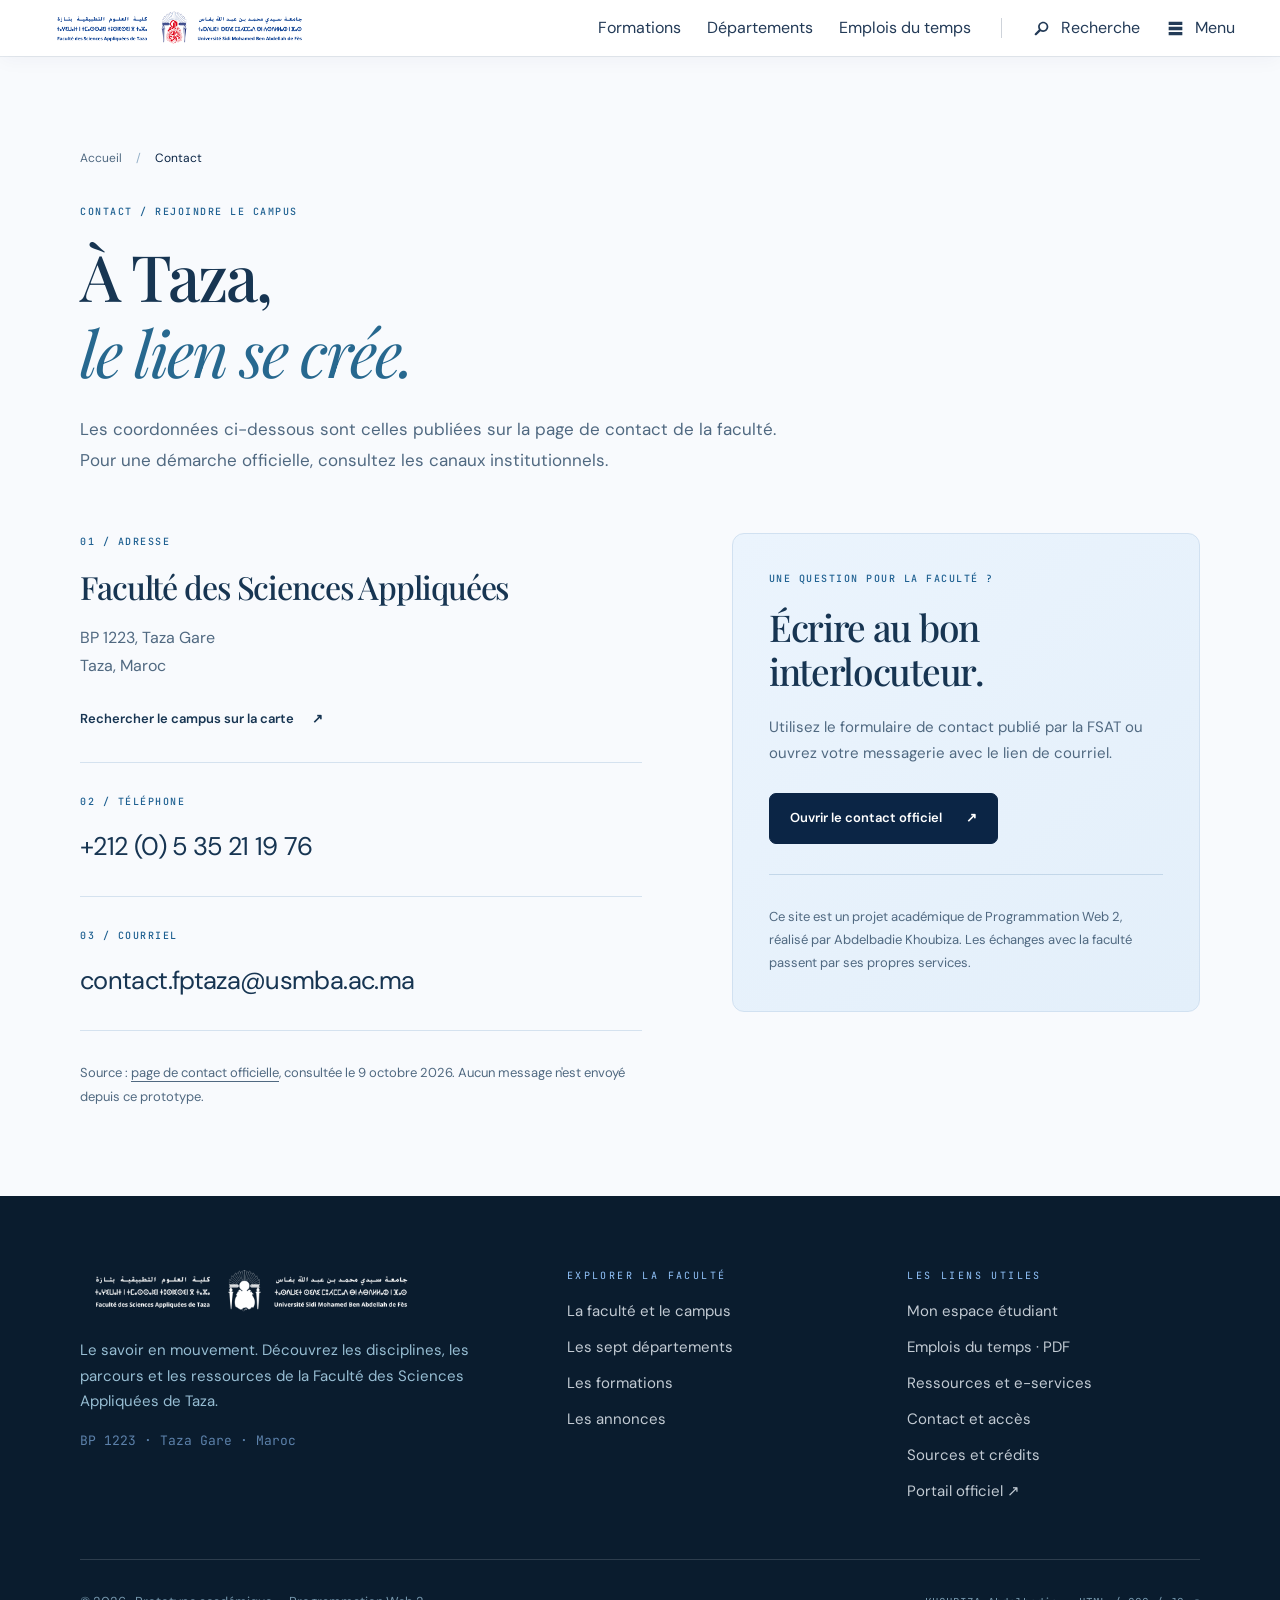
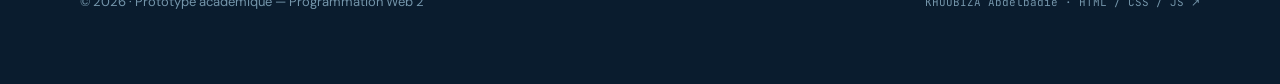
<file: contact.html>
<!doctype html>
<html lang="fr" class="no-js">
<head>
  <meta charset="utf-8">
  <meta name="viewport" content="width=device-width, initial-scale=1">
  <meta name="description" content="Prototype académique FSAT pour le TP Programmation Web 2. Design Figma repris en HTML, CSS et JavaScript sans framework.">
  <meta name="robots" content="noindex, nofollow">
  <title>Contact — FSAT Taza | Prototype Web 2</title>
  <link rel="icon" href="assets/favicon.svg" type="image/svg+xml">
  <link rel="stylesheet" href="assets/fonts.css">
  <link rel="stylesheet" href="assets/styles.css">
  <link rel="stylesheet" href="assets/pages.css">
  <link rel="stylesheet" href="assets/etudiants.css">
  <script src="assets/app.js" defer></script>
</head>
<body class="inner-page">
  <a class="skip-link" href="#contenu">
   Aller au contenu
  </a>
  <div class="site-shell">
   <header class="global-header is-compressed" id="global-header">
    <div class="header-inner">
     <a aria-label="Faculté des Sciences Appliquées de Taza - USMBA" class="brand" href="index.html">
      <img alt="FSAT - USMBA" class="brand-logo" src="assets/logo-fsat.png"/>
     </a>
     <nav class="primary-nav">
      <a class="primary-link" href="formations.html">
       Formations
      </a>
      <a class="primary-link" href="faculte.html#departements">
       Départements
      </a>
      <a class="primary-link" href="emplois-du-temps.html">
       Emplois du temps
      </a>
      <span aria-hidden="true" class="nav-divider">
      </span>
      <button aria-controls="search-panel" aria-expanded="false" aria-label="Recherche" class="header-action" id="search-toggle" type="button">
       <span class="action-icon">
        <svg class="icon" fill="currentColor" viewbox="0 0 25 25">
         <path d="M3.939 21.06C3.356 20.477 3.356 19.519 3.939 18.935L9.043 13.853C8.376 12.811 8.001 11.562 8.001 10.25C8.001 6.521 11.022 3.501 14.749 3.501C18.478 3.501 21.498 6.521 21.498 10.25C21.498 13.978 18.477 16.998 14.749 16.998C13.437 16.998 12.187 16.623 11.146 15.956L6.064 21.06C5.48 21.644 4.522 21.644 3.939 21.06ZM14.749 14.749C17.228 14.749 19.248 12.729 19.248 10.25C19.248 7.771 17.227 5.751 14.749 5.751C12.271 5.751 10.251 7.772 10.251 10.25C10.251 12.728 12.27 14.749 14.749 14.749Z">
         </path>
        </svg>
       </span>
       Recherche
      </button>
      <button aria-controls="mega-menu" aria-expanded="false" aria-label="Menu" class="header-action" id="menu-toggle" type="button">
       <span class="action-icon">
        <svg class="icon" fill="currentColor" viewbox="0 0 25 25">
         <path d="M21.498 7.626C21.498 7.834 21.332 8.001 21.123 8.001H3.877C3.668 8.001 3.502 7.834 3.502 7.626V3.877C3.502 3.669 3.668 3.502 3.877 3.502H21.122C21.331 3.502 21.497 3.669 21.497 3.877L21.498 7.626ZM21.498 14.375C21.498 14.583 21.332 14.75 21.123 14.75H3.877C3.668 14.75 3.502 14.583 3.502 14.375V10.625C3.502 10.417 3.668 10.25 3.877 10.25H21.122C21.331 10.25 21.497 10.417 21.497 10.625L21.498 14.375ZM21.498 21.123C21.498 21.331 21.332 21.498 21.123 21.498H3.877C3.668 21.498 3.502 21.331 3.502 21.123V17.374C3.502 17.166 3.668 16.999 3.877 16.999H21.122C21.331 16.999 21.497 17.166 21.497 17.374L21.498 21.123Z">
         </path>
        </svg>
       </span>
       Menu
      </button>
     </nav>
    </div>
    <div class="search-panel" hidden="" id="search-panel">
     <form class="search-form" role="search">
      <span class="search-symbol">
       <svg class="icon" fill="currentColor" viewbox="0 0 25 25">
        <path d="M3.939 21.06C3.356 20.477 3.356 19.519 3.939 18.935L9.043 13.853C8.376 12.811 8.001 11.562 8.001 10.25C8.001 6.521 11.022 3.501 14.749 3.501C18.478 3.501 21.498 6.521 21.498 10.25C21.498 13.978 18.477 16.998 14.749 16.998C13.437 16.998 12.187 16.623 11.146 15.956L6.064 21.06C5.48 21.644 4.522 21.644 3.939 21.06ZM14.749 14.749C17.228 14.749 19.248 12.729 19.248 10.25C19.248 7.771 17.227 5.751 14.749 5.751C12.271 5.751 10.251 7.772 10.251 10.25C10.251 12.728 12.27 14.749 14.749 14.749Z">
        </path>
       </svg>
      </span>
      <input aria-controls="search-results" aria-label="Rechercher sur le portail de la FSAT" autocomplete="off" class="search-input" id="site-search" placeholder="Rechercher sur le portail de la FSAT (formations, départements, avis)…" type="search"/>
      <button class="search-close" id="search-close" type="button">
       Fermer
      </button>
     </form>
     <div aria-live="polite" class="search-results" hidden="" id="search-results">
     </div>
    </div>
   </header>
   <div aria-hidden="true" aria-label="Navigation du portail FSAT" aria-modal="true" class="mega-menu" hidden="" id="mega-menu" role="dialog">
    <div class="menu-left">
     <div aria-hidden="true" class="menu-watermark">
      <div class="watermark-layout">
       <div class="watermark-left">
        <div class="watermark-left-box">
         <div class="watermark-left-align">
          <div class="watermark-left-flip">
           <div class="watermark-left-canvas">
            <div class="watermark-left-position">
             <div class="watermark-left-clip">
              <div class="watermark-left-vector">
               <svg class="watermark-svg" fill="none" height="499.98" preserveaspectratio="none" viewbox="0 0 213.991 499.98" width="213.991">
                <path d="M73.3944 43.9831C51.8937 44.3129 34.3095 25.8983 27.8203 6.93033C27.2939 5.39186 25.2399 1.24588 26.6062 0C26.8688 0.0603036 27.1294 0.129337 27.3876 0.20698C29.0815 0.731191 30.9103 1.85934 32.5718 2.38343C50.1961 7.94297 73.069 17.0356 75.0573 38.3539C75.2003 39.8881 74.9607 40.713 74.4974 42.1809C76.8172 44.3584 79.1658 46.3023 81.4638 48.5016C88.1142 54.8672 94.4549 61.5474 100.466 68.5199C104.225 72.8413 107.691 77.4094 111.243 81.9007C111.672 82.4425 112.097 82.9792 112.575 83.479L112.93 83.2653C113.665 78.6385 107.948 74.1747 105.309 70.4453C93.0439 53.1091 88.8891 30.0732 91.207 9.21338C91.363 7.80562 91.591 3.83665 93.2279 3.66868C95.0189 4.25211 97.7567 7.3857 99.1537 8.78354C112.531 22.1717 131.236 62.144 114.019 78.2559C114.2 82.6687 114.673 86.5935 117.302 90.2656C127.024 103.85 135.068 118.131 142.334 133.144C143.051 135.044 143.66 136.771 144.723 138.511L144.682 134.533C144.69 133.134 143.053 130.64 142.337 129.251C141.009 126.699 139.783 124.095 138.663 121.444C131.723 105.282 131.241 82.0564 136.372 65.3043C138.038 59.8651 140.325 56.7099 141.945 52.2438C153.881 66.6011 164.682 111.836 151.615 129.395C150.294 131.172 148.302 133.015 146.884 134.797C146.988 137.477 146.883 140.992 147.156 143.562C147.675 145.958 148.751 148.751 149.732 150.982C153.941 160.544 156.435 170.508 159.346 180.488C161.044 186.308 161.942 191.706 162.993 197.647C164.534 191.874 163.233 188.375 161.916 182.639C156.509 159.079 160.053 133.817 175.94 114.925C176.92 113.759 177.716 112.767 178.819 111.699C186.053 126.709 186.407 160.219 180.92 176.256C178.315 183.872 173.861 189.726 166.569 193.38C166.282 196.591 165.511 199.727 163.965 202.565C165.252 209.458 166.26 215.518 166.948 222.505C168.212 235.354 168.708 247.681 168.917 260.578C170.603 257.527 170.799 256.674 170.655 253.15C170.52 249.864 170.362 246.436 170.431 243.15C170.837 224.133 178.212 205.928 191.159 191.993C193.163 189.84 201.259 181.497 203.829 182C205.409 183.811 205.209 194.22 204.974 196.867C203.161 217.294 196.447 253.876 172.406 258.383C171.357 260.737 169.435 264.365 169.085 266.778C168.405 271.46 168.943 276.492 168.541 281.221C167.509 293.337 166.426 305.254 163.674 317.126C163.449 318.097 161.843 324.965 161.843 325.596L162.086 325.818C163.117 325.014 164.244 320.427 164.506 319.033C169.184 294.159 186.817 271.907 210.849 263.365C211.566 263.11 213.179 262.878 213.991 262.78C213.92 265.135 213.991 268.873 213.518 271.076C209.5 289.836 188.944 331.647 165.377 325.488C160.964 329.077 158.799 336.288 157.181 341.502C156.056 345.184 154.812 348.832 153.45 352.434C147.681 367.692 142.271 379.047 134.522 393.151L134.594 393.533C136.895 393.826 142.258 382.106 143.695 379.834C152.977 365.166 166.856 354.534 184.009 351.013C189.19 349.913 195.466 350.299 200.568 349.832C198.995 363.902 184.247 380.338 173.529 388.845C164.149 396.291 149.162 401.031 138.151 394.183C136.629 395.159 132.074 397.939 131.09 399.168C128.037 402.992 125.296 408.154 122.432 412.139C115.618 421.618 108.145 430.813 99.9066 439.084C98.0417 440.957 96.8238 442.485 94.7279 444.194C95.2588 444.116 97.0758 443.859 97.3987 443.602C101.573 440.267 104.757 436.07 109.054 432.625C121.925 422.31 137.686 420.505 153.57 422.586C158.409 423.219 166.649 426.06 171.056 428.009C166.242 438.458 150.476 446.937 140.154 451.145C127.965 456.116 106.917 458.837 98.3017 446.182C96.6718 446.553 92.104 447.099 91.23 447.676C87.4552 450.172 83.8535 453.818 80.1528 456.605C68.7473 465.191 56.2546 473.276 42.8415 478.284C44.6552 478.401 46.026 478.597 47.7397 477.856C53.7041 475.281 59.9332 471.567 66.3097 470.047C82.7161 466.137 100.777 471.418 114.34 480.932C116.713 482.604 119.773 484.69 121.645 486.812C121.785 486.971 121.919 487.137 122.046 487.306C115.317 494.212 104.079 496.907 94.7799 498.779C92.318 499.276 88.4411 499.002 86.0442 499.98H80.066C77.3695 499.031 74.992 499.227 72.2319 498.819C69.7615 498.452 66.9482 497.645 64.5862 496.853C56.0199 493.98 50.6347 489.794 46.6467 481.656C45.1116 481.162 40.8742 480.049 39.3001 480.338C34.9598 481.13 28.3721 484.035 24.2079 485.262C21.0426 486.196 2.23209 490.503 0.339774 490.058C-0.215602 489.207 0.00598846 487.726 0.324575 486.837C0.983646 484.995 5.62924 484.484 7.19707 484.108C10.1973 483.384 13.1679 482.917 16.1004 482.181C23.08 480.431 29.8929 478.125 36.6146 475.577C38.6432 474.809 40.6576 474.215 42.5919 473.208C42.9794 470.746 44.313 468.396 44.4264 465.932C44.5273 463.736 44.1636 461.106 44.0998 458.903C44.0866 455.116 43.8815 449.546 44.72 445.876C48.0221 431.425 54.9863 418.371 66.5104 408.88C70.0263 405.983 73.8773 404.098 77.6196 401.608C78.231 401.2 78.4119 401.159 79.0846 401.278L79.2844 401.697C79.0927 403.682 78.6809 405.621 78.3019 407.611C74.8869 425.503 74.7431 446.886 60.8455 460.49C56.2489 464.99 52.6037 467.567 46.081 467.714C45.8157 469.115 45.2177 471.159 44.8454 472.587C50.2494 469.144 57.555 466.274 62.9001 462.775C69.9796 458.14 90.653 444.456 94.6939 437.657C94.7679 428.351 93.4649 425.635 91.034 416.867C89.9101 412.815 90.0601 404.093 90.1781 399.677C90.626 382.937 98.4977 362.866 110.688 351.297C111.138 354.862 111.19 358.805 111.683 362.444C112.902 371.448 114.046 379.866 114.364 389.004C114.837 402.604 114.067 414.366 104.618 425.168C103.645 426.17 102.309 427.61 101.145 428.363C97.1858 430.921 96.6468 430.747 96.9228 435.689L97.2168 435.884C97.7687 435.65 99.8536 433.043 100.549 432.317C110.104 422.256 118.647 411.276 126.052 399.54C128.348 395.921 130.524 392.569 132.366 388.674C131.715 385.768 131.97 383.079 131.065 380.431C130.04 377.531 127.55 375.25 126.114 372.631C114.337 351.15 114.43 320.987 126.108 299.457C127.199 303.303 128.905 305.949 130.201 309.445C136.283 325.845 145.646 344.685 142.041 362.558C141.305 366.406 139.997 372.189 137.474 375.294C133.262 380.48 133.909 379.837 133.971 386.433C134.431 385.362 134.943 384.294 135.5 383.269C139.838 375.294 143.351 366.976 146.747 358.556C149.875 350.654 152.596 342.593 154.897 334.41C155.968 330.569 156.806 326.694 157.888 322.808C155.859 319.075 155.231 314.913 151.61 312.337C135.383 300.792 127.197 277.922 126.363 258.63C126.231 255.573 126.299 241.812 128.132 239.903L128.478 239.983C130.02 241.36 135.714 249.27 137.253 251.221C147.95 264.783 159.447 279.573 160.538 297.491C160.867 302.887 159.821 309.188 156.112 313.397C156.664 315.243 158.063 318.019 158.841 320.173C159.137 316.422 160.094 313.495 160.687 309.958C161.377 305.843 162.089 301.609 162.731 297.491C164.821 283.47 165.768 269.301 165.564 255.128C161.413 249.759 161.091 247.73 154.072 245.4C150.189 244.111 145.043 240.143 142.156 237.221C127.688 222.574 120.557 202.666 120.873 182.204C121.522 183.092 122.198 183.968 123.043 184.645C137.967 196.599 155.398 207.479 161.26 226.912C163.005 232.694 164.052 241.078 161.651 247.013C162.321 247.874 164.244 250.615 165.209 250.495C167.502 246.908 160.178 191.372 156.105 184.892C155.707 184.258 151.844 181.252 150.844 180.471C143.042 180.105 140.52 180.461 133.113 176.882C116.314 168.766 106.409 153.326 100.501 136.194C100.07 134.944 99.7656 134.19 100.336 133.026C102.911 133.642 107.448 135.833 110.196 136.802C129.66 143.667 154.104 154.06 151.778 179.193C153.175 180.018 154.682 181.031 156.06 181.915C154.957 176.471 152.864 170.354 151.191 165.035C148.041 155.016 144.394 145.568 140.285 135.904C138.645 132.048 136.53 128.312 134.967 124.359C132.693 123.653 130.165 122.624 127.896 121.786C117.762 124.453 115.274 125.301 104.733 122.097C90.65 117.817 78.6953 106.269 71.9364 93.3917C74.7734 93.9268 77.5836 94.0263 80.4606 94.1732C97.1968 95.0287 118.991 95.2684 126.832 113.332C127.57 115.03 128.235 119.005 128.868 120.013C129.733 120.614 132.441 122.221 133.355 121.512C133.352 121.462 133.358 121.211 133.339 121.173C127.073 108.881 119.768 96.6727 111.753 85.4649C109.564 82.4051 107.768 79.4132 105.745 77.8774C103.276 77.5277 101.887 77.3683 99.4067 76.7915C99.2707 76.8864 99.1347 76.9805 98.9977 77.0737C91.715 82.0239 83.3251 82.9907 74.7815 81.9816C62.1525 80.4905 49.2033 71.9308 42.2067 61.4799C44.2421 61.0558 46.3954 61.0226 48.5005 60.5463C64.7311 56.8737 85.7873 53.943 97.0328 69.433C98.0217 70.7961 98.9257 73.7149 99.9126 75.4046C101.462 75.5701 103.001 75.8327 104.538 76.0772C102.923 73.1323 98.4147 68.5207 96.0588 65.8278C90.4621 59.4331 80.4669 48.5116 73.3944 43.9831Z" fill="#F5F0E8">
                </path>
                <path d="M141.967 133.186C143.616 133.268 143.466 133.058 144.305 134.574L144.345 138.547C143.287 136.809 142.681 135.084 141.967 133.186Z" fill="#F5F0E8">
                </path>
               </svg>
              </div>
             </div>
            </div>
           </div>
          </div>
         </div>
        </div>
       </div>
       <div class="watermark-letters">
        <div class="watermark-letters-grid">
         <div class="watermark-letters-position">
          <div class="watermark-letters-clip">
           <div class="watermark-letters-vector">
            <svg class="watermark-svg" fill="none" height="242.614" preserveaspectratio="none" viewbox="0 0 496.083 242.614" width="496.083">
             <path d="M53.0484 17.0646C37.4678 17.0646 26.0915 20.7742 18.9193 28.1937C11.9946 35.613 7.17206 48.8444 4.45162 67.8874C4.45162 68.3821 3.70969 68.6293 2.22582 68.6293C0.741949 68.6293 0 68.3821 0 67.8874C0.494624 64.9196 0.989264 60.5917 1.48388 54.9034C2.22583 49.2152 2.8441 43.1561 3.33872 36.726C3.83335 30.0485 4.20431 23.7421 4.45162 17.8065C4.94624 11.6237 5.19355 6.55378 5.19355 2.59677C5.19355 1.36021 5.9355 0.741936 7.41937 0.741936C8.90324 0.741936 9.64518 1.36021 9.64518 2.59677C9.64518 5.0699 10.758 6.92475 12.9839 8.16132C15.457 9.15057 18.1775 9.89252 21.1452 10.3872C24.3602 10.6344 27.0806 10.7581 29.3065 10.7581C50.5753 11.5 75.4302 11.871 103.871 11.871C121.43 11.871 135.28 11.7473 145.419 11.5C155.806 11.0054 165.823 10.7581 175.468 10.7581C183.63 10.7581 189.935 10.2635 194.387 9.27424C199.086 8.03768 202.054 5.44088 203.29 1.48387C203.538 0.49462 204.28 0 205.516 0C206.753 0 207.371 0.49462 207.371 1.48387C207.124 5.19357 206.753 10.1399 206.258 16.3226C205.764 22.5055 205.393 29.0593 205.145 35.984C204.898 42.6615 204.651 48.968 204.403 54.9034C204.156 60.5917 204.032 64.9196 204.032 67.8874C204.032 68.3821 203.29 68.6293 201.807 68.6293C200.323 68.6293 199.581 68.3821 199.581 67.8874C199.581 48.8444 196.366 35.613 189.935 28.1937C183.506 20.7742 171.758 17.0646 154.693 17.0646C143.07 17.0646 134.291 17.5592 128.355 18.5485C122.667 19.2904 118.833 21.3925 116.855 24.855C115.124 28.07 114.258 33.6346 114.258 41.5486V212.565C114.258 219.737 115.124 225.178 116.855 228.888C118.586 232.598 122.048 235.071 127.242 236.308C132.683 237.544 140.845 238.162 151.726 238.162C152.22 238.162 152.468 238.904 152.468 240.388C152.468 241.872 152.22 242.614 151.726 242.614C145.295 242.614 138 242.491 129.839 242.243C121.925 241.996 113.269 241.872 103.871 241.872C94.9678 241.872 86.4356 241.996 78.2743 242.243C70.3603 242.491 63.0646 242.614 56.3871 242.614C55.8925 242.614 55.6453 241.872 55.6453 240.388C55.6453 238.904 55.8925 238.162 56.3871 238.162C67.0216 238.162 75.0592 237.544 80.5001 236.308C85.9409 235.071 89.5269 232.598 91.2582 228.888C93.2366 225.178 94.2259 219.737 94.2259 212.565V40.8066C94.2259 32.8926 93.2366 27.3281 91.2582 24.113C89.2796 20.6506 85.3226 18.6721 79.3872 18.1775C73.4517 17.4355 64.6721 17.0646 53.0484 17.0646Z" fill="#F5F0E8">
             </path>
             <path d="M225.405 136.146L228.743 129.468H324.824L327.42 136.146H225.405ZM408.663 238.162C409.652 238.162 410.146 238.904 410.146 240.388C410.146 241.872 409.652 242.614 408.663 242.614C401.738 242.614 394.566 242.367 387.147 241.872C379.974 241.377 373.049 241.13 366.373 241.13C358.706 241.13 352.028 241.377 346.34 241.872C340.899 242.367 334.84 242.614 328.162 242.614C327.173 242.614 326.678 241.872 326.678 240.388C326.678 238.904 327.173 238.162 328.162 238.162C342.012 238.162 350.668 236.307 354.131 232.598C357.84 228.888 357.346 221.839 352.647 211.453L268.808 31.1614L275.856 24.8549L204.259 196.985C198.077 212.071 197.582 222.705 202.775 228.888C207.969 235.071 218.974 238.162 235.792 238.162C237.029 238.162 237.647 238.904 237.647 240.388C237.647 241.872 237.029 242.614 235.792 242.614C228.372 242.614 221.571 242.367 215.388 241.872C209.205 241.377 201.416 241.13 192.018 241.13C183.362 241.13 176.313 241.377 170.872 241.872C165.678 242.367 159.373 242.614 151.953 242.614C150.964 242.614 150.469 241.872 150.469 240.388C150.469 238.904 150.964 238.162 151.953 238.162C158.631 238.162 164.442 236.926 169.388 234.452C174.334 231.979 178.91 227.528 183.114 221.098C187.566 214.668 192.265 205.517 197.211 193.646L274.744 7.04844C275.238 6.30651 275.98 5.93555 276.969 5.93555C278.206 5.93555 278.948 6.30651 279.195 7.04844L365.26 191.791C370.947 204.157 376.017 213.802 380.469 220.727C384.921 227.404 389.372 231.979 393.824 234.452C398.276 236.926 403.222 238.162 408.663 238.162ZM462.325 212.566C462.325 219.738 463.067 225.178 464.551 228.888C466.035 232.598 469.126 235.071 473.825 236.307C478.772 237.544 485.944 238.162 495.341 238.162C495.835 238.162 496.083 238.904 496.083 240.388C496.083 241.872 495.835 242.614 495.341 242.614C489.406 242.614 482.852 242.49 475.68 242.243C468.508 241.996 460.594 241.872 451.938 241.872C443.777 241.872 435.987 241.996 428.567 242.243C421.395 242.49 414.841 242.614 408.905 242.614C408.164 242.614 407.793 241.872 407.793 240.388C407.793 238.904 408.164 238.162 408.905 238.162C418.303 238.162 425.352 237.544 430.051 236.307C434.997 235.071 438.212 232.598 439.696 228.888C441.428 225.178 442.293 219.738 442.293 212.566V40.8067C442.293 33.6346 441.428 28.3174 439.696 24.8549C438.212 21.1453 434.997 18.6722 430.051 17.4356C425.352 15.9517 418.303 15.2097 408.905 15.2097C408.164 15.2097 407.793 14.4679 407.793 12.984C407.793 11.5001 408.164 10.7581 408.905 10.7581C414.841 10.7581 421.395 11.0054 428.567 11.5001C435.987 11.7474 443.777 11.871 451.938 11.871C460.594 11.871 468.508 11.7474 475.68 11.5001C483.1 11.0054 489.654 10.7581 495.341 10.7581C495.835 10.7581 496.083 11.5001 496.083 12.984C496.083 14.4679 495.835 15.2097 495.341 15.2097C485.944 15.2097 478.895 15.9517 474.196 17.4356C469.497 18.9195 466.282 21.5162 464.551 25.2259C463.067 28.9357 462.325 34.3766 462.325 41.5486V212.566Z" fill="#F5F0E8">
             </path>
            </svg>
           </div>
          </div>
         </div>
        </div>
       </div>
       <div class="watermark-right">
        <div class="watermark-right-clip">
         <div class="watermark-right-contents">
          <div class="watermark-right-mask">
           <svg class="watermark-svg" fill="none" height="499.99" preserveaspectratio="none" viewbox="0 0 212.991 499.99" width="212.991">
            <path d="M73.0514 43.984C51.6512 44.3138 34.1492 25.8988 27.6903 6.93047C27.1664 5.39197 25.1219 1.24591 26.4819 0C26.7432 0.0603048 27.0026 0.129339 27.2596 0.206984C28.9456 0.731205 30.7659 1.85937 32.4196 2.38348C49.9616 7.94313 72.7275 17.036 74.7065 38.3546C74.8489 39.8889 74.6104 40.7138 74.1494 42.1818C76.4583 44.3593 78.7959 46.3033 81.0831 48.5025C87.7024 54.8683 94.0131 61.5487 99.9958 68.5212C103.739 72.8427 107.188 77.4109 110.723 81.9024C111.15 82.4441 111.573 82.9808 112.049 83.4806L112.402 83.2669C113.134 78.64 107.444 74.1762 104.818 70.4467C92.6092 53.1101 88.4733 30.0738 90.7802 9.21357C90.9362 7.80577 91.1632 3.83672 92.7921 3.66876C94.5751 4.25219 97.2999 7.38585 98.6899 8.78371C112.005 22.1722 130.623 62.1453 113.486 78.2574C113.666 82.6703 114.137 86.5953 116.753 90.2674C126.431 103.852 134.436 118.134 141.669 133.146C142.382 135.046 142.988 136.773 144.046 138.514L144.006 134.535C144.014 133.136 142.384 130.642 141.672 129.253C140.35 126.701 139.129 124.098 138.015 121.447C131.107 105.284 130.628 82.0581 135.735 65.3056C137.393 59.8663 139.669 56.7111 141.281 52.2449C153.163 66.6025 163.912 111.838 150.908 129.397C149.592 131.174 147.609 133.017 146.198 134.799C146.301 137.479 146.197 140.995 146.468 143.565C146.985 145.961 148.055 148.754 149.033 150.985C153.222 160.547 155.704 170.512 158.602 180.491C160.291 186.311 161.185 191.71 162.231 197.651C163.765 191.878 162.47 188.379 161.159 182.642C155.777 159.082 159.305 133.819 175.118 114.928C176.094 113.762 176.885 112.77 177.983 111.701C185.183 126.711 185.536 160.222 180.075 176.259C177.481 183.875 173.049 189.73 165.791 193.384C165.504 196.595 164.737 199.731 163.199 202.569C164.479 209.462 165.483 215.523 166.167 222.51C167.425 235.358 167.92 247.686 168.128 260.583C169.806 257.532 170.001 256.679 169.857 253.155C169.723 249.869 169.565 246.441 169.635 243.155C170.038 224.138 177.379 205.932 190.265 191.997C192.26 189.844 200.318 181.5 202.876 182.003C204.449 183.814 204.249 194.224 204.016 196.871C202.211 217.299 195.53 253.881 171.601 258.388C170.556 260.742 168.643 264.371 168.294 266.784C167.617 271.466 168.154 276.497 167.753 281.226C166.726 293.343 165.648 305.26 162.909 317.133C162.685 318.104 161.087 324.972 161.087 325.602L161.328 325.824C162.355 325.02 163.477 320.434 163.737 319.04C168.393 294.165 185.944 271.913 209.864 263.371C210.577 263.116 212.183 262.884 212.991 262.786C212.92 265.141 212.99 268.879 212.52 271.082C208.52 289.842 188.061 331.653 164.604 325.494C160.212 329.083 158.057 336.294 156.446 341.509C155.327 345.191 154.088 348.839 152.734 352.441C146.991 367.7 141.606 379.054 133.893 393.159L133.965 393.541C136.255 393.834 141.593 382.113 143.024 379.841C152.263 365.174 166.076 354.541 183.149 351.02C188.306 349.92 194.554 350.306 199.631 349.839C198.065 363.91 183.386 380.345 172.719 388.853C163.382 396.299 148.465 401.039 137.505 394.191C135.99 395.167 131.456 397.947 130.478 399.176C127.439 403 124.71 408.162 121.86 412.147C115.077 421.627 107.64 430.821 99.4399 439.093C97.5829 440.966 96.371 442.494 94.2851 444.203C94.8141 444.125 96.622 443.868 96.944 443.611C101.099 440.276 104.269 436.078 108.544 432.633C121.355 422.319 137.043 420.514 152.853 422.595C157.668 423.228 165.87 426.068 170.256 428.017C165.465 438.467 149.774 446.946 139.499 451.154C127.368 456.125 106.418 458.846 97.8419 446.191C96.22 446.562 91.6742 447.108 90.8032 447.685C87.0464 450.181 83.4615 453.827 79.7782 456.614C68.426 465.201 55.9917 473.286 42.6413 478.293C44.4466 478.41 45.8109 478.606 47.5166 477.865C53.4531 475.29 59.6531 471.577 65.9998 470.057C82.3295 466.147 100.306 471.428 113.805 480.941C116.168 482.613 119.213 484.699 121.077 486.821C121.216 486.98 121.349 487.146 121.476 487.315C114.778 494.222 103.594 496.917 94.3371 498.789C91.8872 499.286 88.0283 499.012 85.6425 499.99H79.6918C77.0079 499.041 74.6415 499.237 71.8945 498.829C69.4356 498.462 66.6354 497.655 64.2843 496.863C55.7582 493.99 50.3981 489.804 46.4287 481.665C44.9008 481.171 40.6832 480.058 39.1165 480.347C34.7964 481.139 28.2395 484.044 24.0948 485.271C20.9443 486.205 2.22169 490.513 0.338169 490.068C-0.214607 489.217 0.00598256 487.736 0.323069 486.846C0.97904 485.004 5.60294 484.493 7.16347 484.117C10.1497 483.393 13.1064 482.926 16.0251 482.19C22.9722 480.44 29.7532 478.134 36.4435 475.586C38.4626 474.818 40.4676 474.224 42.3928 473.218C42.7785 470.756 44.1059 468.406 44.2188 465.942C44.3193 463.746 43.9572 461.115 43.8937 458.912C43.8806 455.125 43.6764 449.555 44.511 445.885C47.7976 431.433 54.7293 418.38 66.1996 408.888C69.6991 405.991 73.532 404.106 77.2568 401.616C77.8654 401.208 78.0455 401.167 78.7152 401.286L78.9139 401.705C78.7232 403.69 78.3132 405.629 77.936 407.619C74.5369 425.511 74.3938 446.895 60.5612 460.499C55.9861 465 52.3579 467.577 45.8656 467.724C45.6016 469.125 45.0064 471.169 44.6358 472.597C50.0146 469.154 57.286 466.284 62.6061 462.785C69.6527 458.149 90.2293 444.465 94.2511 437.665C94.3251 428.359 93.0281 425.643 90.6082 416.876C89.4903 412.824 89.6393 404.101 89.7573 399.685C90.2033 382.944 98.0369 362.874 110.17 351.304C110.618 354.869 110.671 358.812 111.161 362.451C112.374 371.456 113.513 379.873 113.829 389.012C114.3 402.612 113.534 414.375 104.13 425.176C103.162 426.178 101.831 427.618 100.673 428.371C96.732 430.929 96.195 430.755 96.47 435.697L96.763 435.892C97.3119 435.658 99.3869 433.051 100.079 432.325C109.589 422.265 118.092 411.284 125.464 399.548C127.749 395.929 129.915 392.577 131.747 388.682C131.099 385.775 131.354 383.086 130.453 380.438C129.433 377.538 126.954 375.257 125.526 372.639C113.802 351.157 113.895 320.994 125.519 299.463C126.606 303.309 128.303 305.955 129.593 309.451C135.646 325.851 144.966 344.692 141.377 362.566C140.645 366.414 139.342 372.197 136.832 375.301C132.639 380.487 133.283 379.844 133.345 386.44C133.803 385.369 134.312 384.301 134.867 383.276C139.185 375.301 142.68 366.984 146.061 358.563C149.176 350.661 151.884 342.6 154.173 334.416C155.239 330.575 156.073 326.7 157.15 322.815C155.13 319.082 154.505 314.92 150.902 312.343C134.75 300.798 126.604 277.927 125.774 258.635C125.642 255.578 125.71 241.817 127.534 239.908L127.878 239.988C129.413 241.365 135.08 249.275 136.612 251.226C147.258 264.789 158.702 279.578 159.788 297.497C160.115 302.893 159.074 309.194 155.382 313.404C155.931 315.25 157.324 318.026 158.099 320.18C158.393 316.429 159.345 313.502 159.936 309.964C160.623 305.849 161.331 301.615 161.971 297.497C164.051 283.475 164.993 269.307 164.79 255.133C160.658 249.764 160.338 247.735 153.353 245.405C149.488 244.116 144.365 240.148 141.491 237.225C127.092 222.579 119.994 202.67 120.308 182.207C120.954 183.095 121.627 183.971 122.468 184.648C137.322 196.603 154.671 207.483 160.507 226.916C162.243 232.698 163.286 241.083 160.895 247.018C161.563 247.879 163.476 250.62 164.437 250.5C166.719 246.913 159.429 191.376 155.375 184.895C154.979 184.261 151.135 181.255 150.14 180.474C142.373 180.108 139.863 180.464 132.49 176.885C115.77 168.77 105.912 153.329 100.031 136.196C99.6018 134.946 99.2989 134.192 99.8668 133.028C102.43 133.644 106.946 135.835 109.68 136.804C129.055 143.67 153.385 154.063 151.07 179.196C152.46 180.021 153.959 181.034 155.331 181.918C154.233 176.474 152.15 170.358 150.485 165.039C147.349 155.019 143.719 145.571 139.629 135.906C137.997 132.05 135.892 128.314 134.336 124.362C132.073 123.656 129.557 122.627 127.299 121.789C117.211 124.456 114.735 125.303 104.244 122.1C90.2263 117.82 78.3275 106.271 71.6003 93.3935C74.424 93.9287 77.2211 94.0282 80.0846 94.1751C96.743 95.0306 118.434 95.2703 126.241 113.335C126.974 115.033 127.637 119.008 128.267 120.016C129.128 120.617 131.821 122.224 132.732 121.515C132.729 121.465 132.734 121.214 132.715 121.176C126.48 108.883 119.208 96.6747 111.23 85.4666C109.052 82.4067 107.266 79.4148 105.252 77.8789C102.795 77.5292 101.41 77.3699 98.9419 76.7931C98.8069 76.888 98.6709 76.9821 98.5349 77.0753C91.2862 82.0256 82.9357 82.9923 74.432 81.9833C61.862 80.4921 48.9735 71.9323 42.0094 61.4812C44.0354 61.057 46.1786 61.0238 48.2739 60.5475C64.4286 56.8749 85.3865 53.9441 96.579 69.4344C97.5639 70.7975 98.4639 73.7163 99.4459 75.4061C100.988 75.5716 102.519 75.8342 104.051 76.0787C102.442 73.1337 97.9549 68.522 95.61 65.8291C90.0393 59.4343 80.0909 48.5125 73.0514 43.984Z" fill="#F5F0E8">
            </path>
            <path d="M141.25 133.188C142.899 133.27 142.749 133.06 143.588 134.576L143.628 138.549C142.57 136.811 141.964 135.086 141.25 133.188Z" fill="#F5F0E8">
            </path>
           </svg>
          </div>
         </div>
        </div>
       </div>
      </div>
     </div>
<nav class="menu-nav" aria-label="Toutes les rubriques">
<a class="menu-link" href="formations.html"><span class="menu-link-title">Formations<span class="menu-link-rule"></span></span><span aria-hidden="true" class="menu-link-arrow">↗</span></a>
<a class="menu-link" href="faculte.html"><span class="menu-link-title">La faculté<span class="menu-link-rule"></span></span><span aria-hidden="true" class="menu-link-arrow">↗</span></a>
<a class="menu-link" href="faculte.html#departements"><span class="menu-link-title">Départements<span class="menu-link-rule"></span></span><span aria-hidden="true" class="menu-link-arrow">↗</span></a>
<a class="menu-link" href="emplois-du-temps.html"><span class="menu-link-title">Emplois du temps<span class="menu-link-rule"></span></span><span aria-hidden="true" class="menu-link-arrow">↗</span></a>
<a class="menu-link" href="services.html"><span class="menu-link-title">Mon espace étudiant<span class="menu-link-rule"></span></span><span aria-hidden="true" class="menu-link-arrow">↗</span></a>
<a class="menu-link" href="ressources.html"><span class="menu-link-title">Ressources &amp; e-services<span class="menu-link-rule"></span></span><span aria-hidden="true" class="menu-link-arrow">↗</span></a>
<a class="menu-link" href="index.html#actualites"><span class="menu-link-title">Actualités<span class="menu-link-rule"></span></span><span aria-hidden="true" class="menu-link-arrow">↗</span></a>
<a class="menu-link" href="contact.html"><span class="menu-link-title">Contact<span class="menu-link-rule"></span></span><span aria-hidden="true" class="menu-link-arrow">↗</span></a>
<a class="menu-link" href="sources.html"><span class="menu-link-title">Sources &amp; crédits<span class="menu-link-rule"></span></span><span aria-hidden="true" class="menu-link-arrow">↗</span></a>
</nav>

    </div>
    <div class="menu-right">
     <img alt="Bibliothèque universitaire" class="menu-photo" src="assets/menu-image.png"/>
     <div class="menu-image-overlay">
     </div>
     <div class="menu-teaser">
      <h2 class="menu-teaser-title">
       Excellence Académique &amp; Recherche
      </h2>
      <p class="menu-teaser-description">
       Parcours, responsables pédagogiques, emplois du temps et ressources : les repères utiles pour vivre et étudier à la FSAT.
      </p>
      <div class="menu-cta-wrap">
       <a class="menu-cta" href="faculte.html#departements">
        <span class="menu-cta-label">
         Découvrir la Faculté des Sciences Appliquées
        </span>
        <span>
         →
        </span>
       </a>
      </div>
     </div>
    </div>
   </div>
   <main id="contenu" tabindex="-1" class="portal-content"><section class="page-intro wrap"><nav aria-label="Fil d’Ariane" class="breadcrumbs"><a href="index.html">Accueil</a><span aria-hidden="true">/</span><span aria-current="page">Contact</span></nav><p class="eyebrow">CONTACT / REJOINDRE LE CAMPUS</p><h1>À Taza,<br/><em>le lien se crée.</em></h1><p class="lead">Les coordonnées ci-dessous sont celles publiées sur la page de contact de la faculté. Pour une démarche officielle, consultez les canaux institutionnels.</p></section><section aria-label="Coordonnées de la faculté" class="wrap section section-tight contact-grid"><div class="contact-details"><article><p class="eyebrow">01 / ADRESSE</p><h2>Faculté des Sciences Appliquées</h2><address>BP 1223, Taza Gare<br/>Taza, Maroc</address><a class="text-link" href="https://www.google.com/maps/search/?api=1&amp;query=Facult%C3%A9+des+Sciences+Appliqu%C3%A9es+Taza">Rechercher le campus sur la carte <span aria-hidden="true">↗</span></a></article><article><p class="eyebrow">02 / TÉLÉPHONE</p><a class="contact-value" href="tel:+212535211976">+212 (0) 5 35 21 19 76</a></article><article><p class="eyebrow">03 / COURRIEL</p><a class="contact-value" href="mailto:contact.fptaza@usmba.ac.ma">contact.fptaza@usmba.ac.ma</a></article><p class="source-note">Source : <a href="https://fsat.usmba.ac.ma/formations/">page de contact officielle</a>, consultée le 9 octobre 2026. Aucun message n'est envoyé depuis ce prototype.</p></div><aside class="contact-aside"><p class="eyebrow">UNE QUESTION POUR LA FACULTÉ ?</p><h2>Écrire au bon interlocuteur.</h2><p>Utilisez le formulaire de contact publié par la FSAT ou ouvrez votre messagerie avec le lien de courriel.</p><a class="button" href="https://fsat.usmba.ac.ma/formations/">Ouvrir le contact officiel <span aria-hidden="true">↗</span></a><hr/><p class="small">Ce site est un projet académique de Programmation Web 2, réalisé par Abdelbadie Khoubiza. Les échanges avec la faculté passent par ses propres services.</p></aside></section></main>
   <footer class="footer" id="contact">
    <div class="footer-inner">
     <div class="footer-grid">
      <div class="footer-identity">
       <a class="footer-brand" href="index.html" aria-label="Retour à l’accueil"><img class="footer-logo" src="assets/logo-fsat.png" alt="FSAT — Université Sidi Mohamed Ben Abdellah"></a>
       <p class="footer-description">Le savoir en mouvement. Découvrez les disciplines, les parcours et les ressources de la Faculté des Sciences Appliquées de Taza.</p>
       <p class="footer-address">BP 1223 · Taza Gare · Maroc</p>
      </div>
      <div>
       <h2 class="footer-heading">Explorer la faculté</h2>
       <ul class="footer-links">
        <li><a class="footer-link" href="faculte.html">La faculté et le campus</a></li>
        <li><a class="footer-link" href="faculte.html#departements">Les sept départements</a></li>
        <li><a class="footer-link" href="formations.html">Les formations</a></li>
        <li><a class="footer-link" href="index.html#actualites">Les annonces</a></li>
       </ul>
      </div>
      <div>
       <h2 class="footer-heading">Les liens utiles</h2>
       <ul class="footer-links">
        <li><a class="footer-link" href="services.html">Mon espace étudiant</a></li>
        <li><a class="footer-link" href="emplois-du-temps.html">Emplois du temps · PDF</a></li>
        <li><a class="footer-link" href="ressources.html">Ressources et e-services</a></li>
        <li><a class="footer-link" href="contact.html">Contact et accès</a></li>
        <li><a class="footer-link" href="sources.html">Sources et crédits</a></li>
        <li><a class="footer-link" href="https://fsat.usmba.ac.ma/" rel="noopener noreferrer">Portail officiel ↗</a></li>
       </ul>
      </div>
     </div>
     <div class="footer-bottom">
      <p>© 2026 · Prototype académique — Programmation Web 2</p>
      <a class="footer-signature" href="https://github.com/Badie005/fsat-web2-html-css-js">KHOUBIZA Abdelbadie · HTML / CSS / JS ↗</a>
     </div>
    </div>
   </footer>
  </div>
 </body>
</html>
</file>
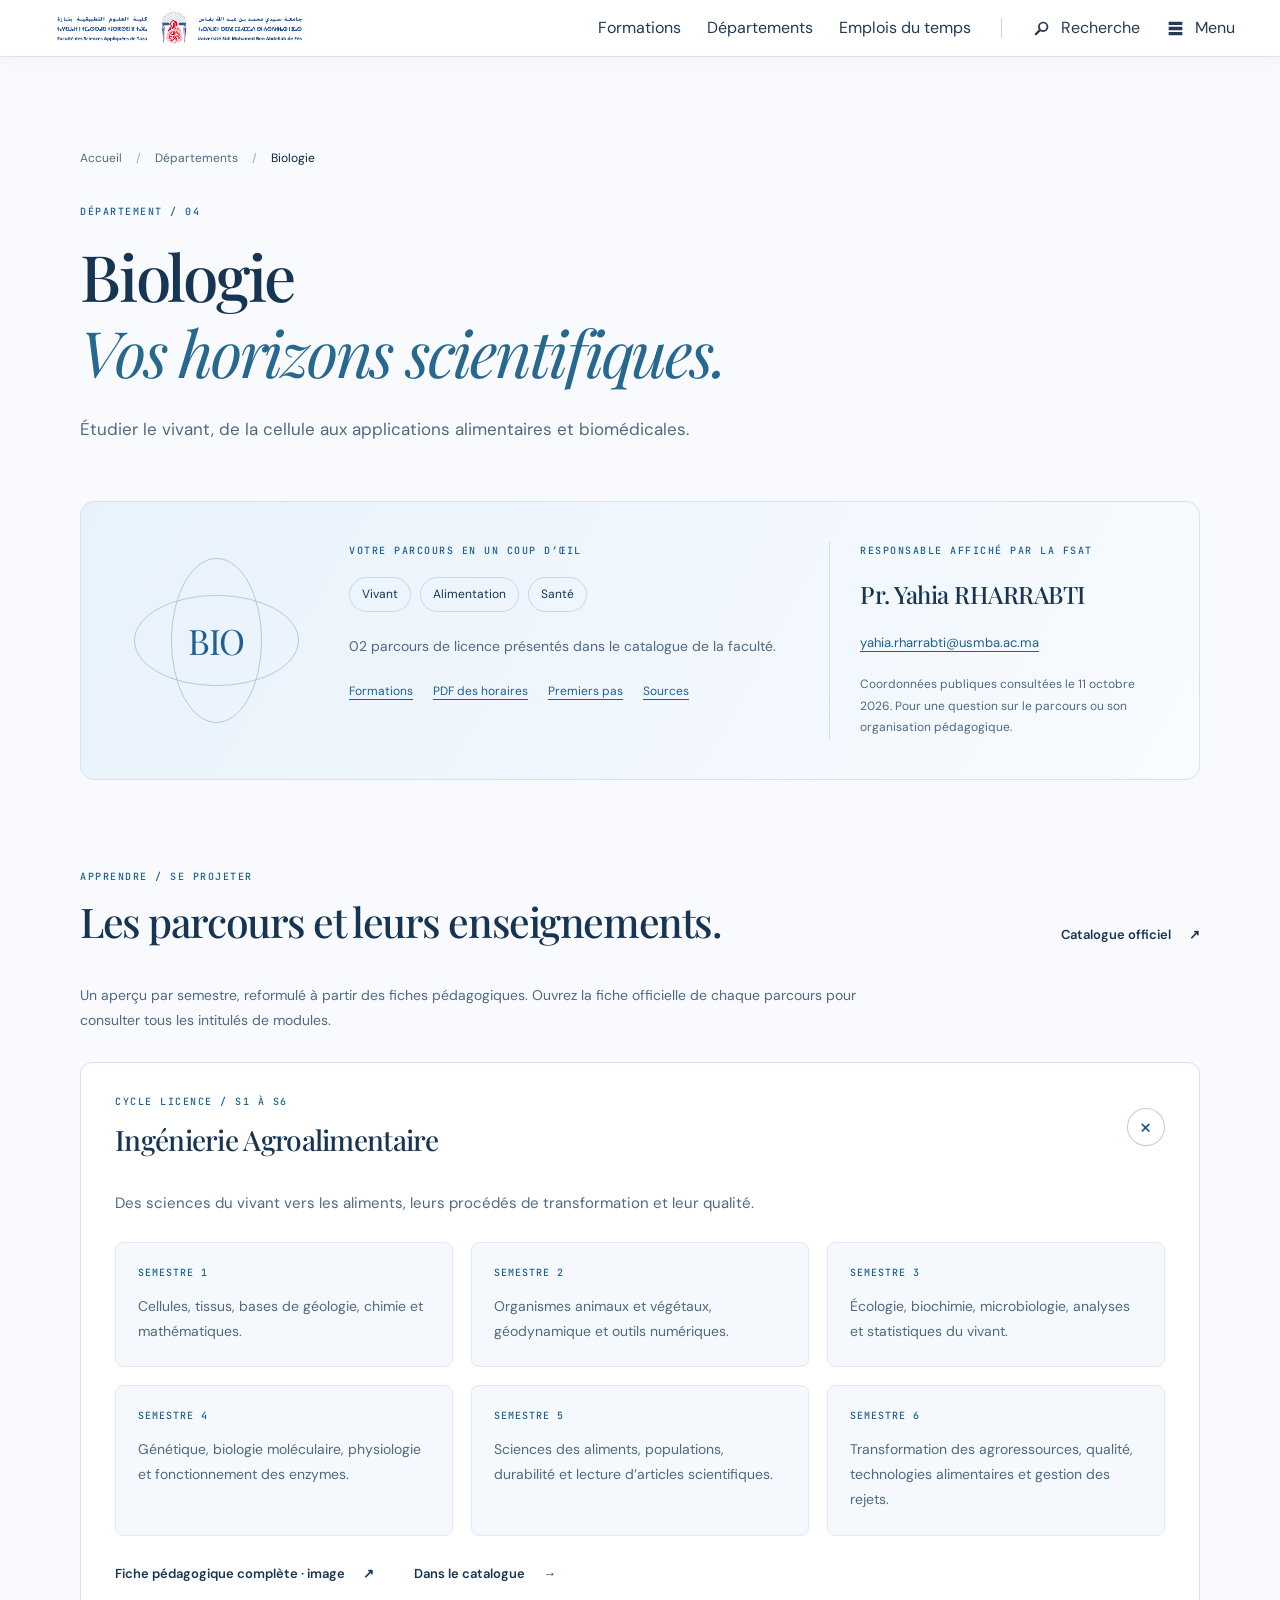
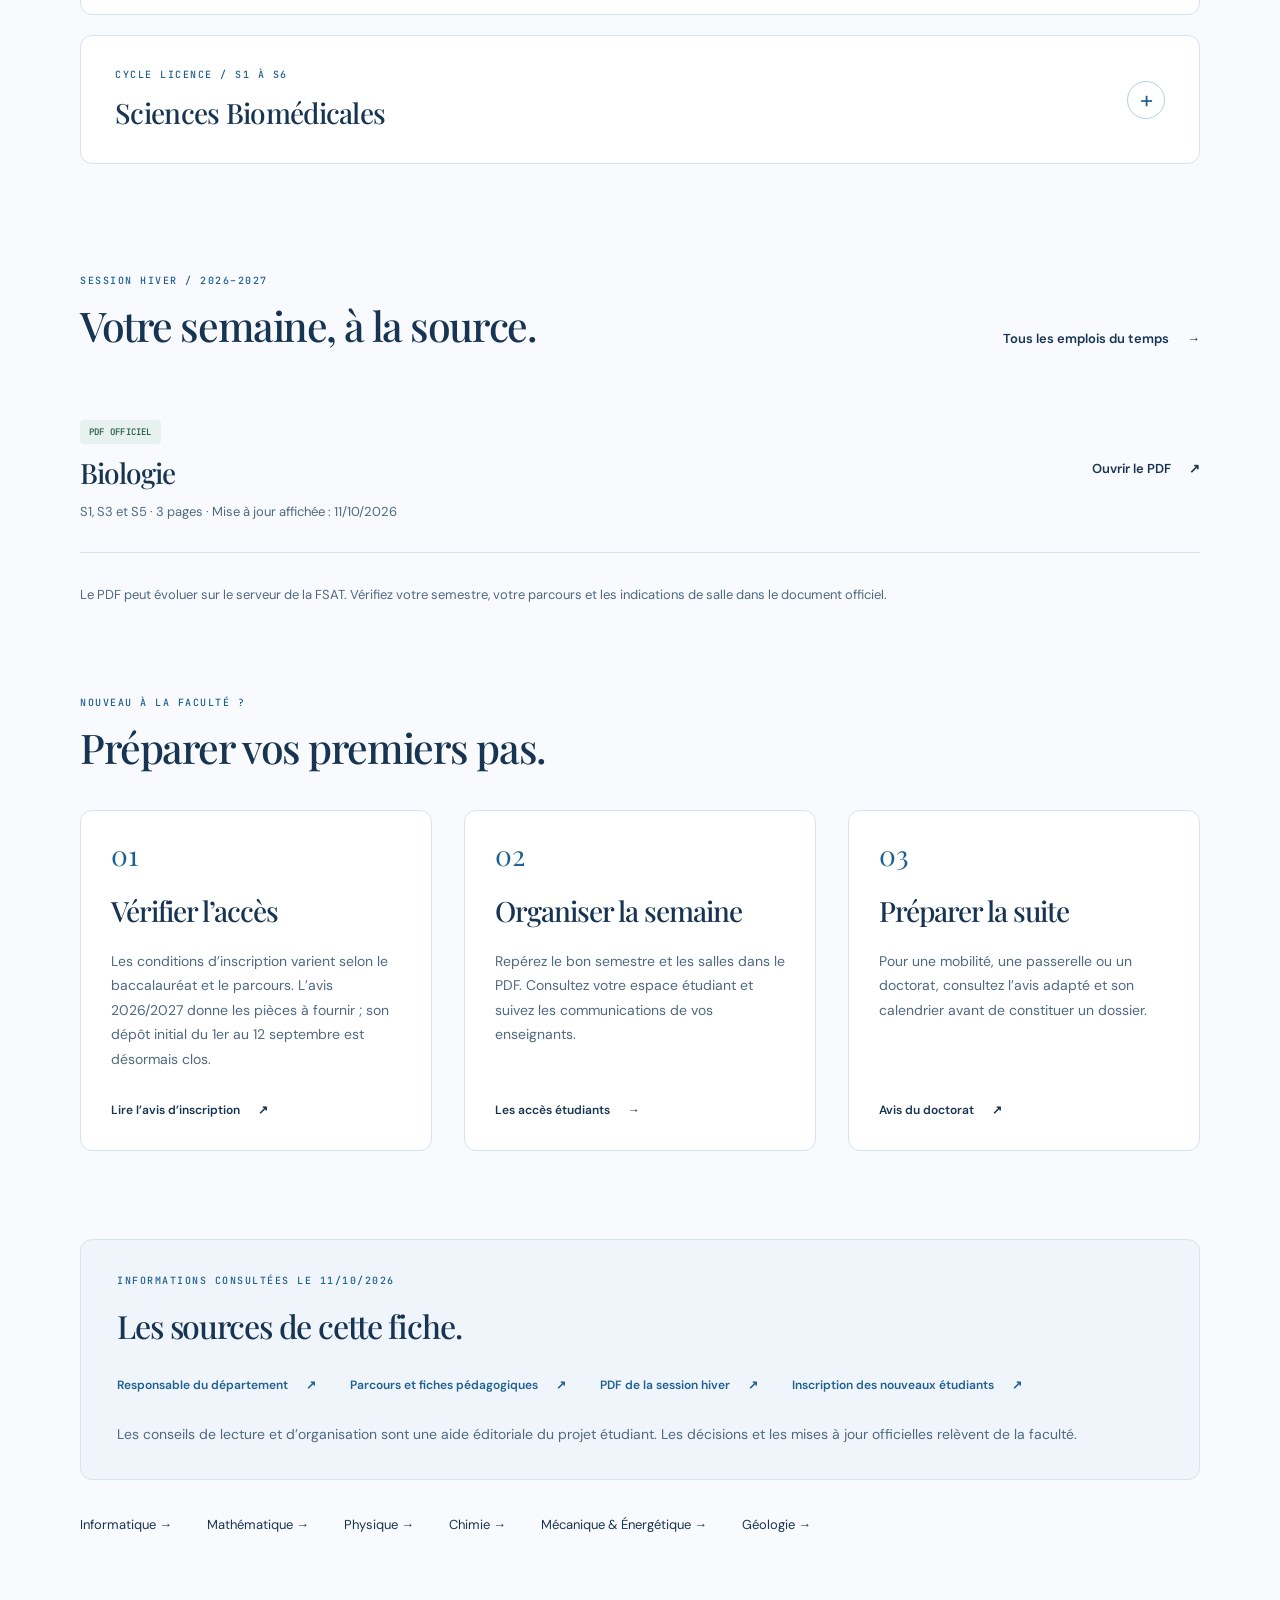
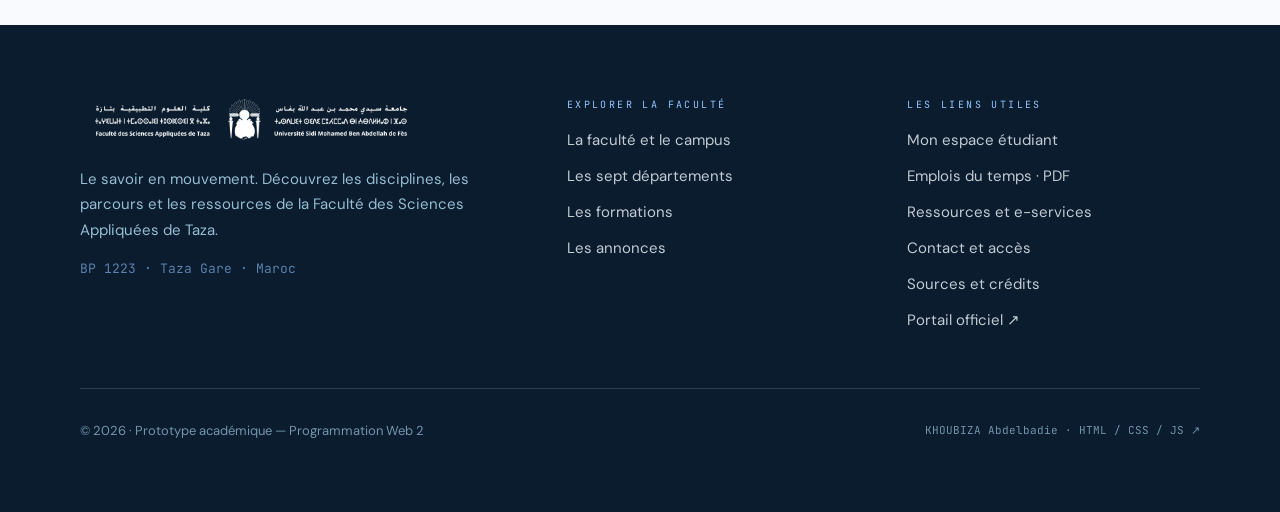
<file: departement-biologie.html>
<!doctype html>
<html lang="fr" class="no-js">
<head>
  <meta charset="utf-8">
  <meta name="viewport" content="width=device-width, initial-scale=1">
  <meta name="description" content="Parcours de licence, aperçu des enseignements, responsable et PDF des horaires du département Biologie. Sources officielles FSAT.">
  <meta name="robots" content="noindex, nofollow">
  <title>Biologie — FSAT Taza | Prototype Web 2</title>
  <link rel="icon" href="assets/favicon.svg" type="image/svg+xml">
  <link rel="stylesheet" href="assets/fonts.css">
  <link rel="stylesheet" href="assets/styles.css">
  <link rel="stylesheet" href="assets/pages.css">
  <link rel="stylesheet" href="assets/etudiants.css">
  <script src="assets/app.js" defer></script>
</head>
<body class="inner-page">
  <a class="skip-link" href="#contenu">
   Aller au contenu
  </a>
  <div class="site-shell">
   <header class="global-header is-compressed" id="global-header">
    <div class="header-inner">
     <a aria-label="Faculté des Sciences Appliquées de Taza - USMBA" class="brand" href="index.html">
      <img alt="FSAT - USMBA" class="brand-logo" src="assets/logo-fsat.png"/>
     </a>
     <nav class="primary-nav">
      <a class="primary-link" href="formations.html">
       Formations
      </a>
      <a class="primary-link" href="faculte.html#departements">
       Départements
      </a>
      <a class="primary-link" href="emplois-du-temps.html">
       Emplois du temps
      </a>
      <span aria-hidden="true" class="nav-divider">
      </span>
      <button aria-controls="search-panel" aria-expanded="false" aria-label="Recherche" class="header-action" id="search-toggle" type="button">
       <span class="action-icon">
        <svg class="icon" fill="currentColor" viewbox="0 0 25 25">
         <path d="M3.939 21.06C3.356 20.477 3.356 19.519 3.939 18.935L9.043 13.853C8.376 12.811 8.001 11.562 8.001 10.25C8.001 6.521 11.022 3.501 14.749 3.501C18.478 3.501 21.498 6.521 21.498 10.25C21.498 13.978 18.477 16.998 14.749 16.998C13.437 16.998 12.187 16.623 11.146 15.956L6.064 21.06C5.48 21.644 4.522 21.644 3.939 21.06ZM14.749 14.749C17.228 14.749 19.248 12.729 19.248 10.25C19.248 7.771 17.227 5.751 14.749 5.751C12.271 5.751 10.251 7.772 10.251 10.25C10.251 12.728 12.27 14.749 14.749 14.749Z">
         </path>
        </svg>
       </span>
       Recherche
      </button>
      <button aria-controls="mega-menu" aria-expanded="false" aria-label="Menu" class="header-action" id="menu-toggle" type="button">
       <span class="action-icon">
        <svg class="icon" fill="currentColor" viewbox="0 0 25 25">
         <path d="M21.498 7.626C21.498 7.834 21.332 8.001 21.123 8.001H3.877C3.668 8.001 3.502 7.834 3.502 7.626V3.877C3.502 3.669 3.668 3.502 3.877 3.502H21.122C21.331 3.502 21.497 3.669 21.497 3.877L21.498 7.626ZM21.498 14.375C21.498 14.583 21.332 14.75 21.123 14.75H3.877C3.668 14.75 3.502 14.583 3.502 14.375V10.625C3.502 10.417 3.668 10.25 3.877 10.25H21.122C21.331 10.25 21.497 10.417 21.497 10.625L21.498 14.375ZM21.498 21.123C21.498 21.331 21.332 21.498 21.123 21.498H3.877C3.668 21.498 3.502 21.331 3.502 21.123V17.374C3.502 17.166 3.668 16.999 3.877 16.999H21.122C21.331 16.999 21.497 17.166 21.497 17.374L21.498 21.123Z">
         </path>
        </svg>
       </span>
       Menu
      </button>
     </nav>
    </div>
    <div class="search-panel" hidden="" id="search-panel">
     <form class="search-form" role="search">
      <span class="search-symbol">
       <svg class="icon" fill="currentColor" viewbox="0 0 25 25">
        <path d="M3.939 21.06C3.356 20.477 3.356 19.519 3.939 18.935L9.043 13.853C8.376 12.811 8.001 11.562 8.001 10.25C8.001 6.521 11.022 3.501 14.749 3.501C18.478 3.501 21.498 6.521 21.498 10.25C21.498 13.978 18.477 16.998 14.749 16.998C13.437 16.998 12.187 16.623 11.146 15.956L6.064 21.06C5.48 21.644 4.522 21.644 3.939 21.06ZM14.749 14.749C17.228 14.749 19.248 12.729 19.248 10.25C19.248 7.771 17.227 5.751 14.749 5.751C12.271 5.751 10.251 7.772 10.251 10.25C10.251 12.728 12.27 14.749 14.749 14.749Z">
        </path>
       </svg>
      </span>
      <input aria-controls="search-results" aria-label="Rechercher sur le portail de la FSAT" autocomplete="off" class="search-input" id="site-search" placeholder="Rechercher sur le portail de la FSAT (formations, départements, avis)…" type="search"/>
      <button class="search-close" id="search-close" type="button">
       Fermer
      </button>
     </form>
     <div aria-live="polite" class="search-results" hidden="" id="search-results">
     </div>
    </div>
   </header>
   <div aria-hidden="true" aria-label="Navigation du portail FSAT" aria-modal="true" class="mega-menu" hidden="" id="mega-menu" role="dialog">
    <div class="menu-left">
     <div aria-hidden="true" class="menu-watermark">
      <div class="watermark-layout">
       <div class="watermark-left">
        <div class="watermark-left-box">
         <div class="watermark-left-align">
          <div class="watermark-left-flip">
           <div class="watermark-left-canvas">
            <div class="watermark-left-position">
             <div class="watermark-left-clip">
              <div class="watermark-left-vector">
               <svg class="watermark-svg" fill="none" height="499.98" preserveaspectratio="none" viewbox="0 0 213.991 499.98" width="213.991">
                <path d="M73.3944 43.9831C51.8937 44.3129 34.3095 25.8983 27.8203 6.93033C27.2939 5.39186 25.2399 1.24588 26.6062 0C26.8688 0.0603036 27.1294 0.129337 27.3876 0.20698C29.0815 0.731191 30.9103 1.85934 32.5718 2.38343C50.1961 7.94297 73.069 17.0356 75.0573 38.3539C75.2003 39.8881 74.9607 40.713 74.4974 42.1809C76.8172 44.3584 79.1658 46.3023 81.4638 48.5016C88.1142 54.8672 94.4549 61.5474 100.466 68.5199C104.225 72.8413 107.691 77.4094 111.243 81.9007C111.672 82.4425 112.097 82.9792 112.575 83.479L112.93 83.2653C113.665 78.6385 107.948 74.1747 105.309 70.4453C93.0439 53.1091 88.8891 30.0732 91.207 9.21338C91.363 7.80562 91.591 3.83665 93.2279 3.66868C95.0189 4.25211 97.7567 7.3857 99.1537 8.78354C112.531 22.1717 131.236 62.144 114.019 78.2559C114.2 82.6687 114.673 86.5935 117.302 90.2656C127.024 103.85 135.068 118.131 142.334 133.144C143.051 135.044 143.66 136.771 144.723 138.511L144.682 134.533C144.69 133.134 143.053 130.64 142.337 129.251C141.009 126.699 139.783 124.095 138.663 121.444C131.723 105.282 131.241 82.0564 136.372 65.3043C138.038 59.8651 140.325 56.7099 141.945 52.2438C153.881 66.6011 164.682 111.836 151.615 129.395C150.294 131.172 148.302 133.015 146.884 134.797C146.988 137.477 146.883 140.992 147.156 143.562C147.675 145.958 148.751 148.751 149.732 150.982C153.941 160.544 156.435 170.508 159.346 180.488C161.044 186.308 161.942 191.706 162.993 197.647C164.534 191.874 163.233 188.375 161.916 182.639C156.509 159.079 160.053 133.817 175.94 114.925C176.92 113.759 177.716 112.767 178.819 111.699C186.053 126.709 186.407 160.219 180.92 176.256C178.315 183.872 173.861 189.726 166.569 193.38C166.282 196.591 165.511 199.727 163.965 202.565C165.252 209.458 166.26 215.518 166.948 222.505C168.212 235.354 168.708 247.681 168.917 260.578C170.603 257.527 170.799 256.674 170.655 253.15C170.52 249.864 170.362 246.436 170.431 243.15C170.837 224.133 178.212 205.928 191.159 191.993C193.163 189.84 201.259 181.497 203.829 182C205.409 183.811 205.209 194.22 204.974 196.867C203.161 217.294 196.447 253.876 172.406 258.383C171.357 260.737 169.435 264.365 169.085 266.778C168.405 271.46 168.943 276.492 168.541 281.221C167.509 293.337 166.426 305.254 163.674 317.126C163.449 318.097 161.843 324.965 161.843 325.596L162.086 325.818C163.117 325.014 164.244 320.427 164.506 319.033C169.184 294.159 186.817 271.907 210.849 263.365C211.566 263.11 213.179 262.878 213.991 262.78C213.92 265.135 213.991 268.873 213.518 271.076C209.5 289.836 188.944 331.647 165.377 325.488C160.964 329.077 158.799 336.288 157.181 341.502C156.056 345.184 154.812 348.832 153.45 352.434C147.681 367.692 142.271 379.047 134.522 393.151L134.594 393.533C136.895 393.826 142.258 382.106 143.695 379.834C152.977 365.166 166.856 354.534 184.009 351.013C189.19 349.913 195.466 350.299 200.568 349.832C198.995 363.902 184.247 380.338 173.529 388.845C164.149 396.291 149.162 401.031 138.151 394.183C136.629 395.159 132.074 397.939 131.09 399.168C128.037 402.992 125.296 408.154 122.432 412.139C115.618 421.618 108.145 430.813 99.9066 439.084C98.0417 440.957 96.8238 442.485 94.7279 444.194C95.2588 444.116 97.0758 443.859 97.3987 443.602C101.573 440.267 104.757 436.07 109.054 432.625C121.925 422.31 137.686 420.505 153.57 422.586C158.409 423.219 166.649 426.06 171.056 428.009C166.242 438.458 150.476 446.937 140.154 451.145C127.965 456.116 106.917 458.837 98.3017 446.182C96.6718 446.553 92.104 447.099 91.23 447.676C87.4552 450.172 83.8535 453.818 80.1528 456.605C68.7473 465.191 56.2546 473.276 42.8415 478.284C44.6552 478.401 46.026 478.597 47.7397 477.856C53.7041 475.281 59.9332 471.567 66.3097 470.047C82.7161 466.137 100.777 471.418 114.34 480.932C116.713 482.604 119.773 484.69 121.645 486.812C121.785 486.971 121.919 487.137 122.046 487.306C115.317 494.212 104.079 496.907 94.7799 498.779C92.318 499.276 88.4411 499.002 86.0442 499.98H80.066C77.3695 499.031 74.992 499.227 72.2319 498.819C69.7615 498.452 66.9482 497.645 64.5862 496.853C56.0199 493.98 50.6347 489.794 46.6467 481.656C45.1116 481.162 40.8742 480.049 39.3001 480.338C34.9598 481.13 28.3721 484.035 24.2079 485.262C21.0426 486.196 2.23209 490.503 0.339774 490.058C-0.215602 489.207 0.00598846 487.726 0.324575 486.837C0.983646 484.995 5.62924 484.484 7.19707 484.108C10.1973 483.384 13.1679 482.917 16.1004 482.181C23.08 480.431 29.8929 478.125 36.6146 475.577C38.6432 474.809 40.6576 474.215 42.5919 473.208C42.9794 470.746 44.313 468.396 44.4264 465.932C44.5273 463.736 44.1636 461.106 44.0998 458.903C44.0866 455.116 43.8815 449.546 44.72 445.876C48.0221 431.425 54.9863 418.371 66.5104 408.88C70.0263 405.983 73.8773 404.098 77.6196 401.608C78.231 401.2 78.4119 401.159 79.0846 401.278L79.2844 401.697C79.0927 403.682 78.6809 405.621 78.3019 407.611C74.8869 425.503 74.7431 446.886 60.8455 460.49C56.2489 464.99 52.6037 467.567 46.081 467.714C45.8157 469.115 45.2177 471.159 44.8454 472.587C50.2494 469.144 57.555 466.274 62.9001 462.775C69.9796 458.14 90.653 444.456 94.6939 437.657C94.7679 428.351 93.4649 425.635 91.034 416.867C89.9101 412.815 90.0601 404.093 90.1781 399.677C90.626 382.937 98.4977 362.866 110.688 351.297C111.138 354.862 111.19 358.805 111.683 362.444C112.902 371.448 114.046 379.866 114.364 389.004C114.837 402.604 114.067 414.366 104.618 425.168C103.645 426.17 102.309 427.61 101.145 428.363C97.1858 430.921 96.6468 430.747 96.9228 435.689L97.2168 435.884C97.7687 435.65 99.8536 433.043 100.549 432.317C110.104 422.256 118.647 411.276 126.052 399.54C128.348 395.921 130.524 392.569 132.366 388.674C131.715 385.768 131.97 383.079 131.065 380.431C130.04 377.531 127.55 375.25 126.114 372.631C114.337 351.15 114.43 320.987 126.108 299.457C127.199 303.303 128.905 305.949 130.201 309.445C136.283 325.845 145.646 344.685 142.041 362.558C141.305 366.406 139.997 372.189 137.474 375.294C133.262 380.48 133.909 379.837 133.971 386.433C134.431 385.362 134.943 384.294 135.5 383.269C139.838 375.294 143.351 366.976 146.747 358.556C149.875 350.654 152.596 342.593 154.897 334.41C155.968 330.569 156.806 326.694 157.888 322.808C155.859 319.075 155.231 314.913 151.61 312.337C135.383 300.792 127.197 277.922 126.363 258.63C126.231 255.573 126.299 241.812 128.132 239.903L128.478 239.983C130.02 241.36 135.714 249.27 137.253 251.221C147.95 264.783 159.447 279.573 160.538 297.491C160.867 302.887 159.821 309.188 156.112 313.397C156.664 315.243 158.063 318.019 158.841 320.173C159.137 316.422 160.094 313.495 160.687 309.958C161.377 305.843 162.089 301.609 162.731 297.491C164.821 283.47 165.768 269.301 165.564 255.128C161.413 249.759 161.091 247.73 154.072 245.4C150.189 244.111 145.043 240.143 142.156 237.221C127.688 222.574 120.557 202.666 120.873 182.204C121.522 183.092 122.198 183.968 123.043 184.645C137.967 196.599 155.398 207.479 161.26 226.912C163.005 232.694 164.052 241.078 161.651 247.013C162.321 247.874 164.244 250.615 165.209 250.495C167.502 246.908 160.178 191.372 156.105 184.892C155.707 184.258 151.844 181.252 150.844 180.471C143.042 180.105 140.52 180.461 133.113 176.882C116.314 168.766 106.409 153.326 100.501 136.194C100.07 134.944 99.7656 134.19 100.336 133.026C102.911 133.642 107.448 135.833 110.196 136.802C129.66 143.667 154.104 154.06 151.778 179.193C153.175 180.018 154.682 181.031 156.06 181.915C154.957 176.471 152.864 170.354 151.191 165.035C148.041 155.016 144.394 145.568 140.285 135.904C138.645 132.048 136.53 128.312 134.967 124.359C132.693 123.653 130.165 122.624 127.896 121.786C117.762 124.453 115.274 125.301 104.733 122.097C90.65 117.817 78.6953 106.269 71.9364 93.3917C74.7734 93.9268 77.5836 94.0263 80.4606 94.1732C97.1968 95.0287 118.991 95.2684 126.832 113.332C127.57 115.03 128.235 119.005 128.868 120.013C129.733 120.614 132.441 122.221 133.355 121.512C133.352 121.462 133.358 121.211 133.339 121.173C127.073 108.881 119.768 96.6727 111.753 85.4649C109.564 82.4051 107.768 79.4132 105.745 77.8774C103.276 77.5277 101.887 77.3683 99.4067 76.7915C99.2707 76.8864 99.1347 76.9805 98.9977 77.0737C91.715 82.0239 83.3251 82.9907 74.7815 81.9816C62.1525 80.4905 49.2033 71.9308 42.2067 61.4799C44.2421 61.0558 46.3954 61.0226 48.5005 60.5463C64.7311 56.8737 85.7873 53.943 97.0328 69.433C98.0217 70.7961 98.9257 73.7149 99.9126 75.4046C101.462 75.5701 103.001 75.8327 104.538 76.0772C102.923 73.1323 98.4147 68.5207 96.0588 65.8278C90.4621 59.4331 80.4669 48.5116 73.3944 43.9831Z" fill="#F5F0E8">
                </path>
                <path d="M141.967 133.186C143.616 133.268 143.466 133.058 144.305 134.574L144.345 138.547C143.287 136.809 142.681 135.084 141.967 133.186Z" fill="#F5F0E8">
                </path>
               </svg>
              </div>
             </div>
            </div>
           </div>
          </div>
         </div>
        </div>
       </div>
       <div class="watermark-letters">
        <div class="watermark-letters-grid">
         <div class="watermark-letters-position">
          <div class="watermark-letters-clip">
           <div class="watermark-letters-vector">
            <svg class="watermark-svg" fill="none" height="242.614" preserveaspectratio="none" viewbox="0 0 496.083 242.614" width="496.083">
             <path d="M53.0484 17.0646C37.4678 17.0646 26.0915 20.7742 18.9193 28.1937C11.9946 35.613 7.17206 48.8444 4.45162 67.8874C4.45162 68.3821 3.70969 68.6293 2.22582 68.6293C0.741949 68.6293 0 68.3821 0 67.8874C0.494624 64.9196 0.989264 60.5917 1.48388 54.9034C2.22583 49.2152 2.8441 43.1561 3.33872 36.726C3.83335 30.0485 4.20431 23.7421 4.45162 17.8065C4.94624 11.6237 5.19355 6.55378 5.19355 2.59677C5.19355 1.36021 5.9355 0.741936 7.41937 0.741936C8.90324 0.741936 9.64518 1.36021 9.64518 2.59677C9.64518 5.0699 10.758 6.92475 12.9839 8.16132C15.457 9.15057 18.1775 9.89252 21.1452 10.3872C24.3602 10.6344 27.0806 10.7581 29.3065 10.7581C50.5753 11.5 75.4302 11.871 103.871 11.871C121.43 11.871 135.28 11.7473 145.419 11.5C155.806 11.0054 165.823 10.7581 175.468 10.7581C183.63 10.7581 189.935 10.2635 194.387 9.27424C199.086 8.03768 202.054 5.44088 203.29 1.48387C203.538 0.49462 204.28 0 205.516 0C206.753 0 207.371 0.49462 207.371 1.48387C207.124 5.19357 206.753 10.1399 206.258 16.3226C205.764 22.5055 205.393 29.0593 205.145 35.984C204.898 42.6615 204.651 48.968 204.403 54.9034C204.156 60.5917 204.032 64.9196 204.032 67.8874C204.032 68.3821 203.29 68.6293 201.807 68.6293C200.323 68.6293 199.581 68.3821 199.581 67.8874C199.581 48.8444 196.366 35.613 189.935 28.1937C183.506 20.7742 171.758 17.0646 154.693 17.0646C143.07 17.0646 134.291 17.5592 128.355 18.5485C122.667 19.2904 118.833 21.3925 116.855 24.855C115.124 28.07 114.258 33.6346 114.258 41.5486V212.565C114.258 219.737 115.124 225.178 116.855 228.888C118.586 232.598 122.048 235.071 127.242 236.308C132.683 237.544 140.845 238.162 151.726 238.162C152.22 238.162 152.468 238.904 152.468 240.388C152.468 241.872 152.22 242.614 151.726 242.614C145.295 242.614 138 242.491 129.839 242.243C121.925 241.996 113.269 241.872 103.871 241.872C94.9678 241.872 86.4356 241.996 78.2743 242.243C70.3603 242.491 63.0646 242.614 56.3871 242.614C55.8925 242.614 55.6453 241.872 55.6453 240.388C55.6453 238.904 55.8925 238.162 56.3871 238.162C67.0216 238.162 75.0592 237.544 80.5001 236.308C85.9409 235.071 89.5269 232.598 91.2582 228.888C93.2366 225.178 94.2259 219.737 94.2259 212.565V40.8066C94.2259 32.8926 93.2366 27.3281 91.2582 24.113C89.2796 20.6506 85.3226 18.6721 79.3872 18.1775C73.4517 17.4355 64.6721 17.0646 53.0484 17.0646Z" fill="#F5F0E8">
             </path>
             <path d="M225.405 136.146L228.743 129.468H324.824L327.42 136.146H225.405ZM408.663 238.162C409.652 238.162 410.146 238.904 410.146 240.388C410.146 241.872 409.652 242.614 408.663 242.614C401.738 242.614 394.566 242.367 387.147 241.872C379.974 241.377 373.049 241.13 366.373 241.13C358.706 241.13 352.028 241.377 346.34 241.872C340.899 242.367 334.84 242.614 328.162 242.614C327.173 242.614 326.678 241.872 326.678 240.388C326.678 238.904 327.173 238.162 328.162 238.162C342.012 238.162 350.668 236.307 354.131 232.598C357.84 228.888 357.346 221.839 352.647 211.453L268.808 31.1614L275.856 24.8549L204.259 196.985C198.077 212.071 197.582 222.705 202.775 228.888C207.969 235.071 218.974 238.162 235.792 238.162C237.029 238.162 237.647 238.904 237.647 240.388C237.647 241.872 237.029 242.614 235.792 242.614C228.372 242.614 221.571 242.367 215.388 241.872C209.205 241.377 201.416 241.13 192.018 241.13C183.362 241.13 176.313 241.377 170.872 241.872C165.678 242.367 159.373 242.614 151.953 242.614C150.964 242.614 150.469 241.872 150.469 240.388C150.469 238.904 150.964 238.162 151.953 238.162C158.631 238.162 164.442 236.926 169.388 234.452C174.334 231.979 178.91 227.528 183.114 221.098C187.566 214.668 192.265 205.517 197.211 193.646L274.744 7.04844C275.238 6.30651 275.98 5.93555 276.969 5.93555C278.206 5.93555 278.948 6.30651 279.195 7.04844L365.26 191.791C370.947 204.157 376.017 213.802 380.469 220.727C384.921 227.404 389.372 231.979 393.824 234.452C398.276 236.926 403.222 238.162 408.663 238.162ZM462.325 212.566C462.325 219.738 463.067 225.178 464.551 228.888C466.035 232.598 469.126 235.071 473.825 236.307C478.772 237.544 485.944 238.162 495.341 238.162C495.835 238.162 496.083 238.904 496.083 240.388C496.083 241.872 495.835 242.614 495.341 242.614C489.406 242.614 482.852 242.49 475.68 242.243C468.508 241.996 460.594 241.872 451.938 241.872C443.777 241.872 435.987 241.996 428.567 242.243C421.395 242.49 414.841 242.614 408.905 242.614C408.164 242.614 407.793 241.872 407.793 240.388C407.793 238.904 408.164 238.162 408.905 238.162C418.303 238.162 425.352 237.544 430.051 236.307C434.997 235.071 438.212 232.598 439.696 228.888C441.428 225.178 442.293 219.738 442.293 212.566V40.8067C442.293 33.6346 441.428 28.3174 439.696 24.8549C438.212 21.1453 434.997 18.6722 430.051 17.4356C425.352 15.9517 418.303 15.2097 408.905 15.2097C408.164 15.2097 407.793 14.4679 407.793 12.984C407.793 11.5001 408.164 10.7581 408.905 10.7581C414.841 10.7581 421.395 11.0054 428.567 11.5001C435.987 11.7474 443.777 11.871 451.938 11.871C460.594 11.871 468.508 11.7474 475.68 11.5001C483.1 11.0054 489.654 10.7581 495.341 10.7581C495.835 10.7581 496.083 11.5001 496.083 12.984C496.083 14.4679 495.835 15.2097 495.341 15.2097C485.944 15.2097 478.895 15.9517 474.196 17.4356C469.497 18.9195 466.282 21.5162 464.551 25.2259C463.067 28.9357 462.325 34.3766 462.325 41.5486V212.566Z" fill="#F5F0E8">
             </path>
            </svg>
           </div>
          </div>
         </div>
        </div>
       </div>
       <div class="watermark-right">
        <div class="watermark-right-clip">
         <div class="watermark-right-contents">
          <div class="watermark-right-mask">
           <svg class="watermark-svg" fill="none" height="499.99" preserveaspectratio="none" viewbox="0 0 212.991 499.99" width="212.991">
            <path d="M73.0514 43.984C51.6512 44.3138 34.1492 25.8988 27.6903 6.93047C27.1664 5.39197 25.1219 1.24591 26.4819 0C26.7432 0.0603048 27.0026 0.129339 27.2596 0.206984C28.9456 0.731205 30.7659 1.85937 32.4196 2.38348C49.9616 7.94313 72.7275 17.036 74.7065 38.3546C74.8489 39.8889 74.6104 40.7138 74.1494 42.1818C76.4583 44.3593 78.7959 46.3033 81.0831 48.5025C87.7024 54.8683 94.0131 61.5487 99.9958 68.5212C103.739 72.8427 107.188 77.4109 110.723 81.9024C111.15 82.4441 111.573 82.9808 112.049 83.4806L112.402 83.2669C113.134 78.64 107.444 74.1762 104.818 70.4467C92.6092 53.1101 88.4733 30.0738 90.7802 9.21357C90.9362 7.80577 91.1632 3.83672 92.7921 3.66876C94.5751 4.25219 97.2999 7.38585 98.6899 8.78371C112.005 22.1722 130.623 62.1453 113.486 78.2574C113.666 82.6703 114.137 86.5953 116.753 90.2674C126.431 103.852 134.436 118.134 141.669 133.146C142.382 135.046 142.988 136.773 144.046 138.514L144.006 134.535C144.014 133.136 142.384 130.642 141.672 129.253C140.35 126.701 139.129 124.098 138.015 121.447C131.107 105.284 130.628 82.0581 135.735 65.3056C137.393 59.8663 139.669 56.7111 141.281 52.2449C153.163 66.6025 163.912 111.838 150.908 129.397C149.592 131.174 147.609 133.017 146.198 134.799C146.301 137.479 146.197 140.995 146.468 143.565C146.985 145.961 148.055 148.754 149.033 150.985C153.222 160.547 155.704 170.512 158.602 180.491C160.291 186.311 161.185 191.71 162.231 197.651C163.765 191.878 162.47 188.379 161.159 182.642C155.777 159.082 159.305 133.819 175.118 114.928C176.094 113.762 176.885 112.77 177.983 111.701C185.183 126.711 185.536 160.222 180.075 176.259C177.481 183.875 173.049 189.73 165.791 193.384C165.504 196.595 164.737 199.731 163.199 202.569C164.479 209.462 165.483 215.523 166.167 222.51C167.425 235.358 167.92 247.686 168.128 260.583C169.806 257.532 170.001 256.679 169.857 253.155C169.723 249.869 169.565 246.441 169.635 243.155C170.038 224.138 177.379 205.932 190.265 191.997C192.26 189.844 200.318 181.5 202.876 182.003C204.449 183.814 204.249 194.224 204.016 196.871C202.211 217.299 195.53 253.881 171.601 258.388C170.556 260.742 168.643 264.371 168.294 266.784C167.617 271.466 168.154 276.497 167.753 281.226C166.726 293.343 165.648 305.26 162.909 317.133C162.685 318.104 161.087 324.972 161.087 325.602L161.328 325.824C162.355 325.02 163.477 320.434 163.737 319.04C168.393 294.165 185.944 271.913 209.864 263.371C210.577 263.116 212.183 262.884 212.991 262.786C212.92 265.141 212.99 268.879 212.52 271.082C208.52 289.842 188.061 331.653 164.604 325.494C160.212 329.083 158.057 336.294 156.446 341.509C155.327 345.191 154.088 348.839 152.734 352.441C146.991 367.7 141.606 379.054 133.893 393.159L133.965 393.541C136.255 393.834 141.593 382.113 143.024 379.841C152.263 365.174 166.076 354.541 183.149 351.02C188.306 349.92 194.554 350.306 199.631 349.839C198.065 363.91 183.386 380.345 172.719 388.853C163.382 396.299 148.465 401.039 137.505 394.191C135.99 395.167 131.456 397.947 130.478 399.176C127.439 403 124.71 408.162 121.86 412.147C115.077 421.627 107.64 430.821 99.4399 439.093C97.5829 440.966 96.371 442.494 94.2851 444.203C94.8141 444.125 96.622 443.868 96.944 443.611C101.099 440.276 104.269 436.078 108.544 432.633C121.355 422.319 137.043 420.514 152.853 422.595C157.668 423.228 165.87 426.068 170.256 428.017C165.465 438.467 149.774 446.946 139.499 451.154C127.368 456.125 106.418 458.846 97.8419 446.191C96.22 446.562 91.6742 447.108 90.8032 447.685C87.0464 450.181 83.4615 453.827 79.7782 456.614C68.426 465.201 55.9917 473.286 42.6413 478.293C44.4466 478.41 45.8109 478.606 47.5166 477.865C53.4531 475.29 59.6531 471.577 65.9998 470.057C82.3295 466.147 100.306 471.428 113.805 480.941C116.168 482.613 119.213 484.699 121.077 486.821C121.216 486.98 121.349 487.146 121.476 487.315C114.778 494.222 103.594 496.917 94.3371 498.789C91.8872 499.286 88.0283 499.012 85.6425 499.99H79.6918C77.0079 499.041 74.6415 499.237 71.8945 498.829C69.4356 498.462 66.6354 497.655 64.2843 496.863C55.7582 493.99 50.3981 489.804 46.4287 481.665C44.9008 481.171 40.6832 480.058 39.1165 480.347C34.7964 481.139 28.2395 484.044 24.0948 485.271C20.9443 486.205 2.22169 490.513 0.338169 490.068C-0.214607 489.217 0.00598256 487.736 0.323069 486.846C0.97904 485.004 5.60294 484.493 7.16347 484.117C10.1497 483.393 13.1064 482.926 16.0251 482.19C22.9722 480.44 29.7532 478.134 36.4435 475.586C38.4626 474.818 40.4676 474.224 42.3928 473.218C42.7785 470.756 44.1059 468.406 44.2188 465.942C44.3193 463.746 43.9572 461.115 43.8937 458.912C43.8806 455.125 43.6764 449.555 44.511 445.885C47.7976 431.433 54.7293 418.38 66.1996 408.888C69.6991 405.991 73.532 404.106 77.2568 401.616C77.8654 401.208 78.0455 401.167 78.7152 401.286L78.9139 401.705C78.7232 403.69 78.3132 405.629 77.936 407.619C74.5369 425.511 74.3938 446.895 60.5612 460.499C55.9861 465 52.3579 467.577 45.8656 467.724C45.6016 469.125 45.0064 471.169 44.6358 472.597C50.0146 469.154 57.286 466.284 62.6061 462.785C69.6527 458.149 90.2293 444.465 94.2511 437.665C94.3251 428.359 93.0281 425.643 90.6082 416.876C89.4903 412.824 89.6393 404.101 89.7573 399.685C90.2033 382.944 98.0369 362.874 110.17 351.304C110.618 354.869 110.671 358.812 111.161 362.451C112.374 371.456 113.513 379.873 113.829 389.012C114.3 402.612 113.534 414.375 104.13 425.176C103.162 426.178 101.831 427.618 100.673 428.371C96.732 430.929 96.195 430.755 96.47 435.697L96.763 435.892C97.3119 435.658 99.3869 433.051 100.079 432.325C109.589 422.265 118.092 411.284 125.464 399.548C127.749 395.929 129.915 392.577 131.747 388.682C131.099 385.775 131.354 383.086 130.453 380.438C129.433 377.538 126.954 375.257 125.526 372.639C113.802 351.157 113.895 320.994 125.519 299.463C126.606 303.309 128.303 305.955 129.593 309.451C135.646 325.851 144.966 344.692 141.377 362.566C140.645 366.414 139.342 372.197 136.832 375.301C132.639 380.487 133.283 379.844 133.345 386.44C133.803 385.369 134.312 384.301 134.867 383.276C139.185 375.301 142.68 366.984 146.061 358.563C149.176 350.661 151.884 342.6 154.173 334.416C155.239 330.575 156.073 326.7 157.15 322.815C155.13 319.082 154.505 314.92 150.902 312.343C134.75 300.798 126.604 277.927 125.774 258.635C125.642 255.578 125.71 241.817 127.534 239.908L127.878 239.988C129.413 241.365 135.08 249.275 136.612 251.226C147.258 264.789 158.702 279.578 159.788 297.497C160.115 302.893 159.074 309.194 155.382 313.404C155.931 315.25 157.324 318.026 158.099 320.18C158.393 316.429 159.345 313.502 159.936 309.964C160.623 305.849 161.331 301.615 161.971 297.497C164.051 283.475 164.993 269.307 164.79 255.133C160.658 249.764 160.338 247.735 153.353 245.405C149.488 244.116 144.365 240.148 141.491 237.225C127.092 222.579 119.994 202.67 120.308 182.207C120.954 183.095 121.627 183.971 122.468 184.648C137.322 196.603 154.671 207.483 160.507 226.916C162.243 232.698 163.286 241.083 160.895 247.018C161.563 247.879 163.476 250.62 164.437 250.5C166.719 246.913 159.429 191.376 155.375 184.895C154.979 184.261 151.135 181.255 150.14 180.474C142.373 180.108 139.863 180.464 132.49 176.885C115.77 168.77 105.912 153.329 100.031 136.196C99.6018 134.946 99.2989 134.192 99.8668 133.028C102.43 133.644 106.946 135.835 109.68 136.804C129.055 143.67 153.385 154.063 151.07 179.196C152.46 180.021 153.959 181.034 155.331 181.918C154.233 176.474 152.15 170.358 150.485 165.039C147.349 155.019 143.719 145.571 139.629 135.906C137.997 132.05 135.892 128.314 134.336 124.362C132.073 123.656 129.557 122.627 127.299 121.789C117.211 124.456 114.735 125.303 104.244 122.1C90.2263 117.82 78.3275 106.271 71.6003 93.3935C74.424 93.9287 77.2211 94.0282 80.0846 94.1751C96.743 95.0306 118.434 95.2703 126.241 113.335C126.974 115.033 127.637 119.008 128.267 120.016C129.128 120.617 131.821 122.224 132.732 121.515C132.729 121.465 132.734 121.214 132.715 121.176C126.48 108.883 119.208 96.6747 111.23 85.4666C109.052 82.4067 107.266 79.4148 105.252 77.8789C102.795 77.5292 101.41 77.3699 98.9419 76.7931C98.8069 76.888 98.6709 76.9821 98.5349 77.0753C91.2862 82.0256 82.9357 82.9923 74.432 81.9833C61.862 80.4921 48.9735 71.9323 42.0094 61.4812C44.0354 61.057 46.1786 61.0238 48.2739 60.5475C64.4286 56.8749 85.3865 53.9441 96.579 69.4344C97.5639 70.7975 98.4639 73.7163 99.4459 75.4061C100.988 75.5716 102.519 75.8342 104.051 76.0787C102.442 73.1337 97.9549 68.522 95.61 65.8291C90.0393 59.4343 80.0909 48.5125 73.0514 43.984Z" fill="#F5F0E8">
            </path>
            <path d="M141.25 133.188C142.899 133.27 142.749 133.06 143.588 134.576L143.628 138.549C142.57 136.811 141.964 135.086 141.25 133.188Z" fill="#F5F0E8">
            </path>
           </svg>
          </div>
         </div>
        </div>
       </div>
      </div>
     </div>
<nav class="menu-nav" aria-label="Toutes les rubriques">
<a class="menu-link" href="formations.html"><span class="menu-link-title">Formations<span class="menu-link-rule"></span></span><span aria-hidden="true" class="menu-link-arrow">↗</span></a>
<a class="menu-link" href="faculte.html"><span class="menu-link-title">La faculté<span class="menu-link-rule"></span></span><span aria-hidden="true" class="menu-link-arrow">↗</span></a>
<a class="menu-link" href="faculte.html#departements"><span class="menu-link-title">Départements<span class="menu-link-rule"></span></span><span aria-hidden="true" class="menu-link-arrow">↗</span></a>
<a class="menu-link" href="emplois-du-temps.html"><span class="menu-link-title">Emplois du temps<span class="menu-link-rule"></span></span><span aria-hidden="true" class="menu-link-arrow">↗</span></a>
<a class="menu-link" href="services.html"><span class="menu-link-title">Mon espace étudiant<span class="menu-link-rule"></span></span><span aria-hidden="true" class="menu-link-arrow">↗</span></a>
<a class="menu-link" href="ressources.html"><span class="menu-link-title">Ressources &amp; e-services<span class="menu-link-rule"></span></span><span aria-hidden="true" class="menu-link-arrow">↗</span></a>
<a class="menu-link" href="index.html#actualites"><span class="menu-link-title">Actualités<span class="menu-link-rule"></span></span><span aria-hidden="true" class="menu-link-arrow">↗</span></a>
<a class="menu-link" href="contact.html"><span class="menu-link-title">Contact<span class="menu-link-rule"></span></span><span aria-hidden="true" class="menu-link-arrow">↗</span></a>
<a class="menu-link" href="sources.html"><span class="menu-link-title">Sources &amp; crédits<span class="menu-link-rule"></span></span><span aria-hidden="true" class="menu-link-arrow">↗</span></a>
</nav>

    </div>
    <div class="menu-right">
     <img alt="Bibliothèque universitaire" class="menu-photo" src="assets/menu-image.png"/>
     <div class="menu-image-overlay">
     </div>
     <div class="menu-teaser">
      <h2 class="menu-teaser-title">
       Excellence Académique &amp; Recherche
      </h2>
      <p class="menu-teaser-description">
       Parcours, responsables pédagogiques, emplois du temps et ressources : les repères utiles pour vivre et étudier à la FSAT.
      </p>
      <div class="menu-cta-wrap">
       <a class="menu-cta" href="faculte.html#departements">
        <span class="menu-cta-label">
         Découvrir la Faculté des Sciences Appliquées
        </span>
        <span>
         →
        </span>
       </a>
      </div>
     </div>
    </div>
   </div>
   <main id="contenu" tabindex="-1" class="portal-content">
<section class="page-intro wrap"><nav aria-label="Fil d’Ariane" class="breadcrumbs"><a href="index.html">Accueil</a><span aria-hidden="true">/</span><a href="faculte.html#departements">Départements</a><span aria-hidden="true">/</span><span aria-current="page">Biologie</span></nav><p class="eyebrow">DÉPARTEMENT / 04</p><h1>Biologie<br/><em>Vos horizons scientifiques.</em></h1><p class="lead">Étudier le vivant, de la cellule aux applications alimentaires et biomédicales.</p></section><section class="wrap section section-tight"><div class="department-banner"><div class="discipline-mark" aria-hidden="true"><span>BIO</span><div class="orbit orbit-one"></div><div class="orbit orbit-two"></div></div><div class="discipline-summary"><p class="eyebrow">VOTRE PARCOURS EN UN COUP D’ŒIL</p><div class="tag-list"><span>Vivant</span><span>Alimentation</span><span>Santé</span></div><p>02 parcours de licence présentés dans le catalogue de la faculté.</p><nav class="jump-links" aria-label="Dans cette fiche"><a href="#parcours">Formations</a><a href="#horaires">PDF des horaires</a><a href="#premiers-pas">Premiers pas</a><a href="#sources-departement">Sources</a></nav></div><aside class="department-contact"><p class="eyebrow">RESPONSABLE AFFICHÉ PAR LA FSAT</p><h2>Pr. Yahia RHARRABTI</h2><a href="mailto:yahia.rharrabti@usmba.ac.ma">yahia.rharrabti@usmba.ac.ma</a><p class="small">Coordonnées publiques consultées le 11 octobre 2026. Pour une question sur le parcours ou son organisation pédagogique.</p></aside></div></section><section class="section section-tight wrap" id="parcours"><div class="section-head"><div><p class="eyebrow">APPRENDRE / SE PROJETER</p><h2>Les parcours et leurs enseignements.</h2></div><a class="text-link" href="https://fsat.usmba.ac.ma/licence-fsat/" target="_blank" rel="noopener noreferrer">Catalogue officiel <span aria-hidden="true">↗</span></a></div><p class="reading-note">Un aperçu par semestre, reformulé à partir des fiches pédagogiques. Ouvrez la fiche officielle de chaque parcours pour consulter tous les intitulés de modules.</p><div class="programme-list"><details class="programme" id="programme-agroalimentaire" open><summary><span><span class="eyebrow">CYCLE LICENCE / S1 À S6</span><span class="programme-title">Ingénierie Agroalimentaire</span></span><span class="disclosure-mark" aria-hidden="true">+</span></summary><div class="programme-body"><p>Des sciences du vivant vers les aliments, leurs procédés de transformation et leur qualité.</p><ol class="semester-grid"><li><span class="semester-label">SEMESTRE 1</span><p>Cellules, tissus, bases de géologie, chimie et mathématiques.</p></li><li><span class="semester-label">SEMESTRE 2</span><p>Organismes animaux et végétaux, géodynamique et outils numériques.</p></li><li><span class="semester-label">SEMESTRE 3</span><p>Écologie, biochimie, microbiologie, analyses et statistiques du vivant.</p></li><li><span class="semester-label">SEMESTRE 4</span><p>Génétique, biologie moléculaire, physiologie et fonctionnement des enzymes.</p></li><li><span class="semester-label">SEMESTRE 5</span><p>Sciences des aliments, populations, durabilité et lecture d’articles scientifiques.</p></li><li><span class="semester-label">SEMESTRE 6</span><p>Transformation des agroressources, qualité, technologies alimentaires et gestion des rejets.</p></li></ol><div class="programme-actions"><a class="text-link" href="https://fsat.usmba.ac.ma/wp-content/uploads/2026/06/Ingenieurie-Agroalimentaire.png" target="_blank" rel="noopener noreferrer">Fiche pédagogique complète · image <span aria-hidden="true">↗</span></a><a class="text-link" href="formations.html#agroalimentaire">Dans le catalogue <span aria-hidden="true">→</span></a></div></div></details><details class="programme" id="programme-biomedicales"><summary><span><span class="eyebrow">CYCLE LICENCE / S1 À S6</span><span class="programme-title">Sciences Biomédicales</span></span><span class="disclosure-mark" aria-hidden="true">+</span></summary><div class="programme-body"><p>Les sciences du vivant sont approfondies dans leurs applications à la santé et aux systèmes biologiques.</p><ol class="semester-grid"><li><span class="semester-label">SEMESTRE 1</span><p>Cellules, tissus, notions d’embryologie et bases scientifiques communes.</p></li><li><span class="semester-label">SEMESTRE 2</span><p>Organismes, géodynamique, chimie des solutions et compétences numériques.</p></li><li><span class="semester-label">SEMESTRE 3</span><p>Microbiologie, biochimie, techniques d’analyse et biostatistiques.</p></li><li><span class="semester-label">SEMESTRE 4</span><p>Physiologie, génétique, biologie moléculaire et biodiversité.</p></li><li><span class="semester-label">SEMESTRE 5</span><p>Biophysique, populations, aliments, durabilité et lecture scientifique.</p></li><li><span class="semester-label">SEMESTRE 6</span><p>Immunologie, physiologie humaine, maladies chroniques et enjeux de biosécurité et de bioéthique.</p></li></ol><div class="programme-actions"><a class="text-link" href="https://fsat.usmba.ac.ma/wp-content/uploads/2026/06/Biomedicale-1.png" target="_blank" rel="noopener noreferrer">Fiche pédagogique complète · image <span aria-hidden="true">↗</span></a><a class="text-link" href="formations.html#biomedicales">Dans le catalogue <span aria-hidden="true">→</span></a></div></div></details></div></section><section class="section section-tight wrap" id="horaires"><div class="section-head"><div><p class="eyebrow">SESSION HIVER / 2026–2027</p><h2>Votre semaine, à la source.</h2></div><a class="text-link" href="emplois-du-temps.html">Tous les emplois du temps <span aria-hidden="true">→</span></a></div><div class="schedule-inline"><article><div><span class="status-badge">PDF OFFICIEL</span><h3>Biologie</h3><p>S1, S3 et S5 · 3 pages · Mise à jour affichée : 11/10/2026</p></div><a class="text-link" href="https://fsat.usmba.ac.ma/emplois_fsat/PDF/BBCG.pdf" target="_blank" rel="noopener noreferrer">Ouvrir le PDF <span aria-hidden="true">↗</span></a></article></div><p class="source-note">Le PDF peut évoluer sur le serveur de la FSAT. Vérifiez votre semestre, votre parcours et les indications de salle dans le document officiel.</p></section><section class="section section-tight wrap" id="premiers-pas"><div class="section-head"><div><p class="eyebrow">NOUVEAU À LA FACULTÉ ?</p><h2>Préparer vos premiers pas.</h2></div></div><div class="student-steps"><article><span class="index-number">01</span><h3>Vérifier l’accès</h3><p>Les conditions d’inscription varient selon le baccalauréat et le parcours. L’avis 2026/2027 donne les pièces à fournir ; son dépôt initial du 1er au 12 septembre est désormais clos.</p><a class="text-link" href="https://fsat.usmba.ac.ma/2026/08/26/annonce-relative-a-linscription-des-nouveaux-etudiants-au-titre-de-lannee-universitaire-2026-2027/" target="_blank" rel="noopener noreferrer">Lire l’avis d’inscription <span aria-hidden="true">↗</span></a></article><article><span class="index-number">02</span><h3>Organiser la semaine</h3><p>Repérez le bon semestre et les salles dans le PDF. Consultez votre espace étudiant et suivez les communications de vos enseignants.</p><a class="text-link" href="ressources.html#scolarite">Les accès étudiants <span aria-hidden="true">→</span></a></article><article><span class="index-number">03</span><h3>Préparer la suite</h3><p>Pour une mobilité, une passerelle ou un doctorat, consultez l’avis adapté et son calendrier avant de constituer un dossier.</p><a class="text-link" href="https://fsat.usmba.ac.ma/category/doctorat/" target="_blank" rel="noopener noreferrer">Avis du doctorat <span aria-hidden="true">↗</span></a></article></div></section><section class="wrap section section-tight" id="sources-departement"><div class="source-panel"><p class="eyebrow">INFORMATIONS CONSULTÉES LE 11/10/2026</p><h2>Les sources de cette fiche.</h2><ul><li><a class="text-link" href="https://fsat.usmba.ac.ma/nos-departements-fsat/" target="_blank" rel="noopener noreferrer">Responsable du département <span aria-hidden="true">↗</span></a></li><li><a class="text-link" href="https://fsat.usmba.ac.ma/licence-fsat/" target="_blank" rel="noopener noreferrer">Parcours et fiches pédagogiques <span aria-hidden="true">↗</span></a></li><li><a class="text-link" href="https://fsat.usmba.ac.ma/emplois_fsat/index.php" target="_blank" rel="noopener noreferrer">PDF de la session hiver <span aria-hidden="true">↗</span></a></li><li><a class="text-link" href="https://fsat.usmba.ac.ma/2026/08/26/annonce-relative-a-linscription-des-nouveaux-etudiants-au-titre-de-lannee-universitaire-2026-2027/" target="_blank" rel="noopener noreferrer">Inscription des nouveaux étudiants <span aria-hidden="true">↗</span></a></li></ul><p class="small">Les conseils de lecture et d’organisation sont une aide éditoriale du projet étudiant. Les décisions et les mises à jour officielles relèvent de la faculté.</p></div><nav class="department-switcher" aria-label="Autres départements"><a class="" href="departement-informatique.html">Informatique <span aria-hidden="true">→</span></a><a class="" href="departement-mathematique.html">Mathématique <span aria-hidden="true">→</span></a><a class="" href="departement-physique.html">Physique <span aria-hidden="true">→</span></a><a class="" href="departement-chimie.html">Chimie <span aria-hidden="true">→</span></a><a class="" href="departement-mecanique-energetique.html">Mécanique & Énergétique <span aria-hidden="true">→</span></a><a class="" href="departement-geologie.html">Géologie <span aria-hidden="true">→</span></a></nav></section>
</main>
   <footer class="footer" id="contact">
    <div class="footer-inner">
     <div class="footer-grid">
      <div class="footer-identity">
       <a class="footer-brand" href="index.html" aria-label="Retour à l’accueil"><img class="footer-logo" src="assets/logo-fsat.png" alt="FSAT — Université Sidi Mohamed Ben Abdellah"></a>
       <p class="footer-description">Le savoir en mouvement. Découvrez les disciplines, les parcours et les ressources de la Faculté des Sciences Appliquées de Taza.</p>
       <p class="footer-address">BP 1223 · Taza Gare · Maroc</p>
      </div>
      <div>
       <h2 class="footer-heading">Explorer la faculté</h2>
       <ul class="footer-links">
        <li><a class="footer-link" href="faculte.html">La faculté et le campus</a></li>
        <li><a class="footer-link" href="faculte.html#departements">Les sept départements</a></li>
        <li><a class="footer-link" href="formations.html">Les formations</a></li>
        <li><a class="footer-link" href="index.html#actualites">Les annonces</a></li>
       </ul>
      </div>
      <div>
       <h2 class="footer-heading">Les liens utiles</h2>
       <ul class="footer-links">
        <li><a class="footer-link" href="services.html">Mon espace étudiant</a></li>
        <li><a class="footer-link" href="emplois-du-temps.html">Emplois du temps · PDF</a></li>
        <li><a class="footer-link" href="ressources.html">Ressources et e-services</a></li>
        <li><a class="footer-link" href="contact.html">Contact et accès</a></li>
        <li><a class="footer-link" href="sources.html">Sources et crédits</a></li>
        <li><a class="footer-link" href="https://fsat.usmba.ac.ma/" rel="noopener noreferrer">Portail officiel ↗</a></li>
       </ul>
      </div>
     </div>
     <div class="footer-bottom">
      <p>© 2026 · Prototype académique — Programmation Web 2</p>
      <a class="footer-signature" href="https://github.com/Badie005/fsat-web2-html-css-js">KHOUBIZA Abdelbadie · HTML / CSS / JS ↗</a>
     </div>
    </div>
   </footer>
  </div>
 </body>
</html>
</file>
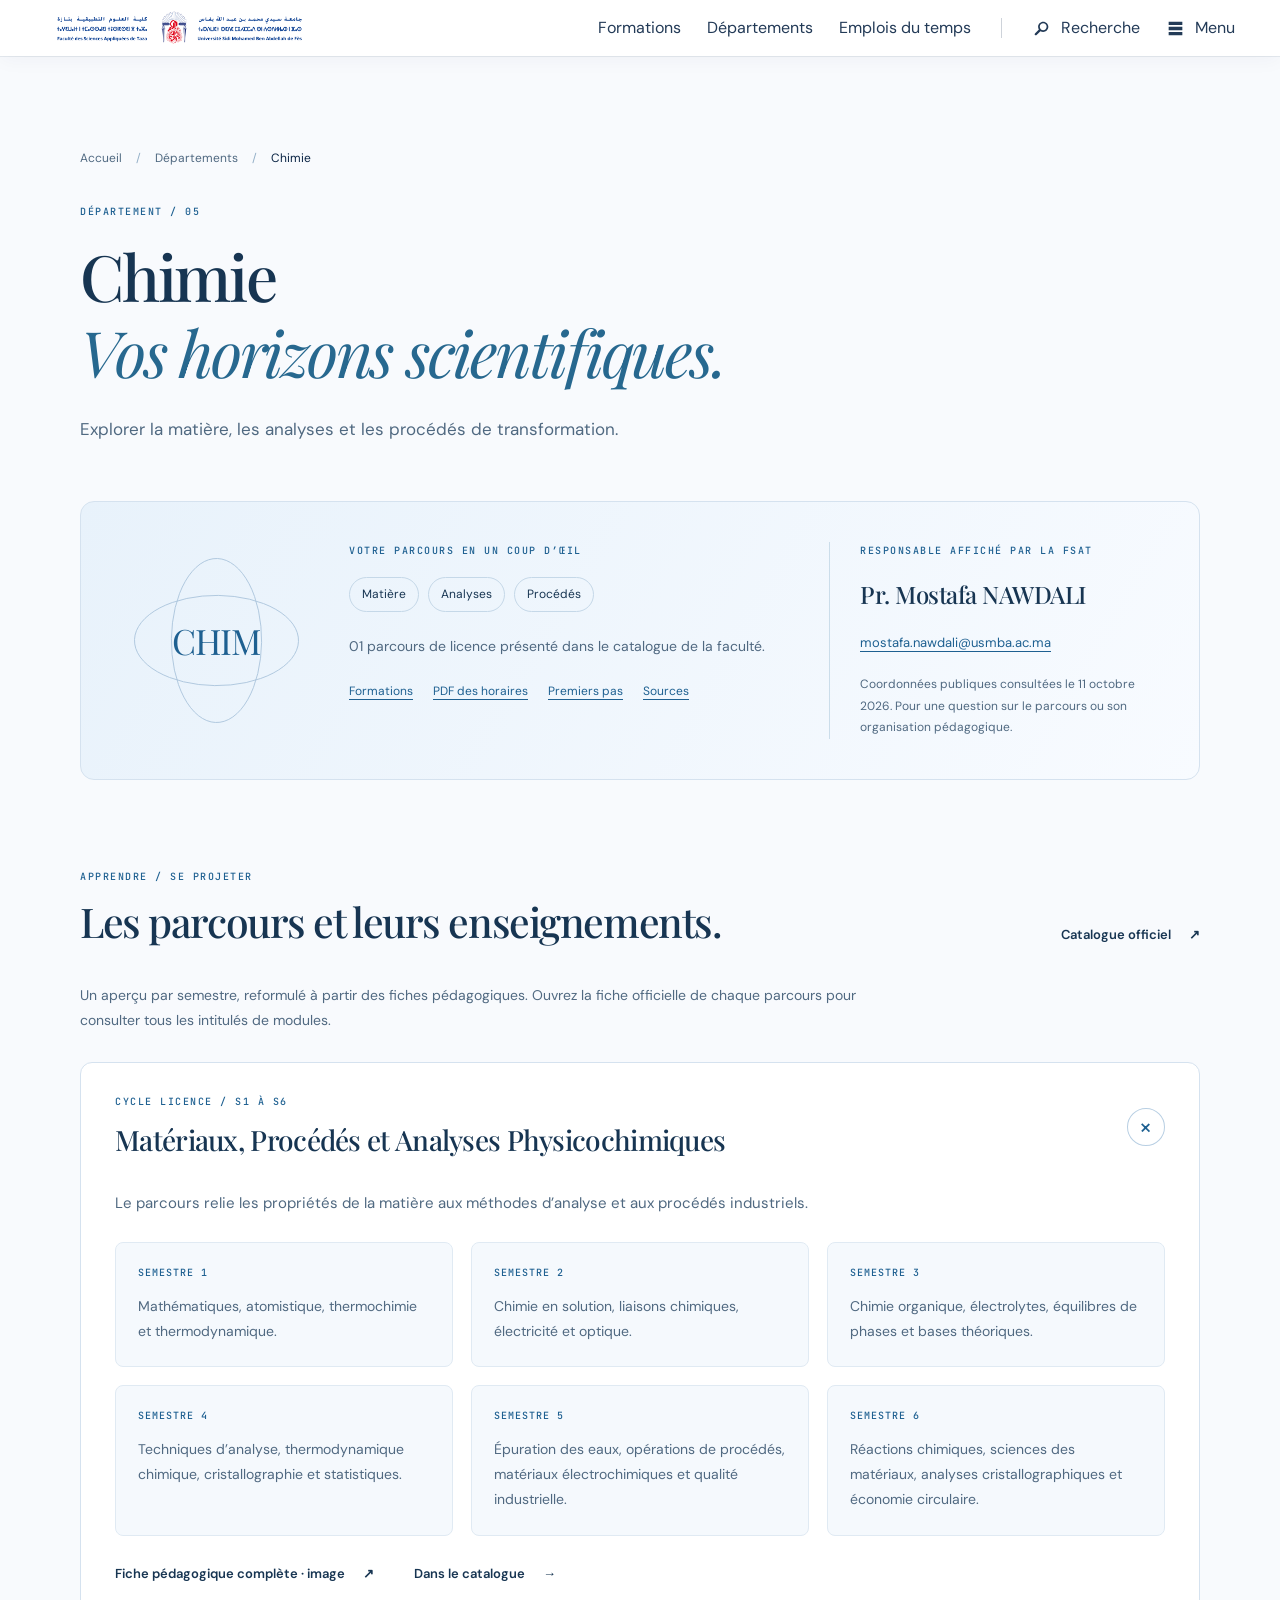
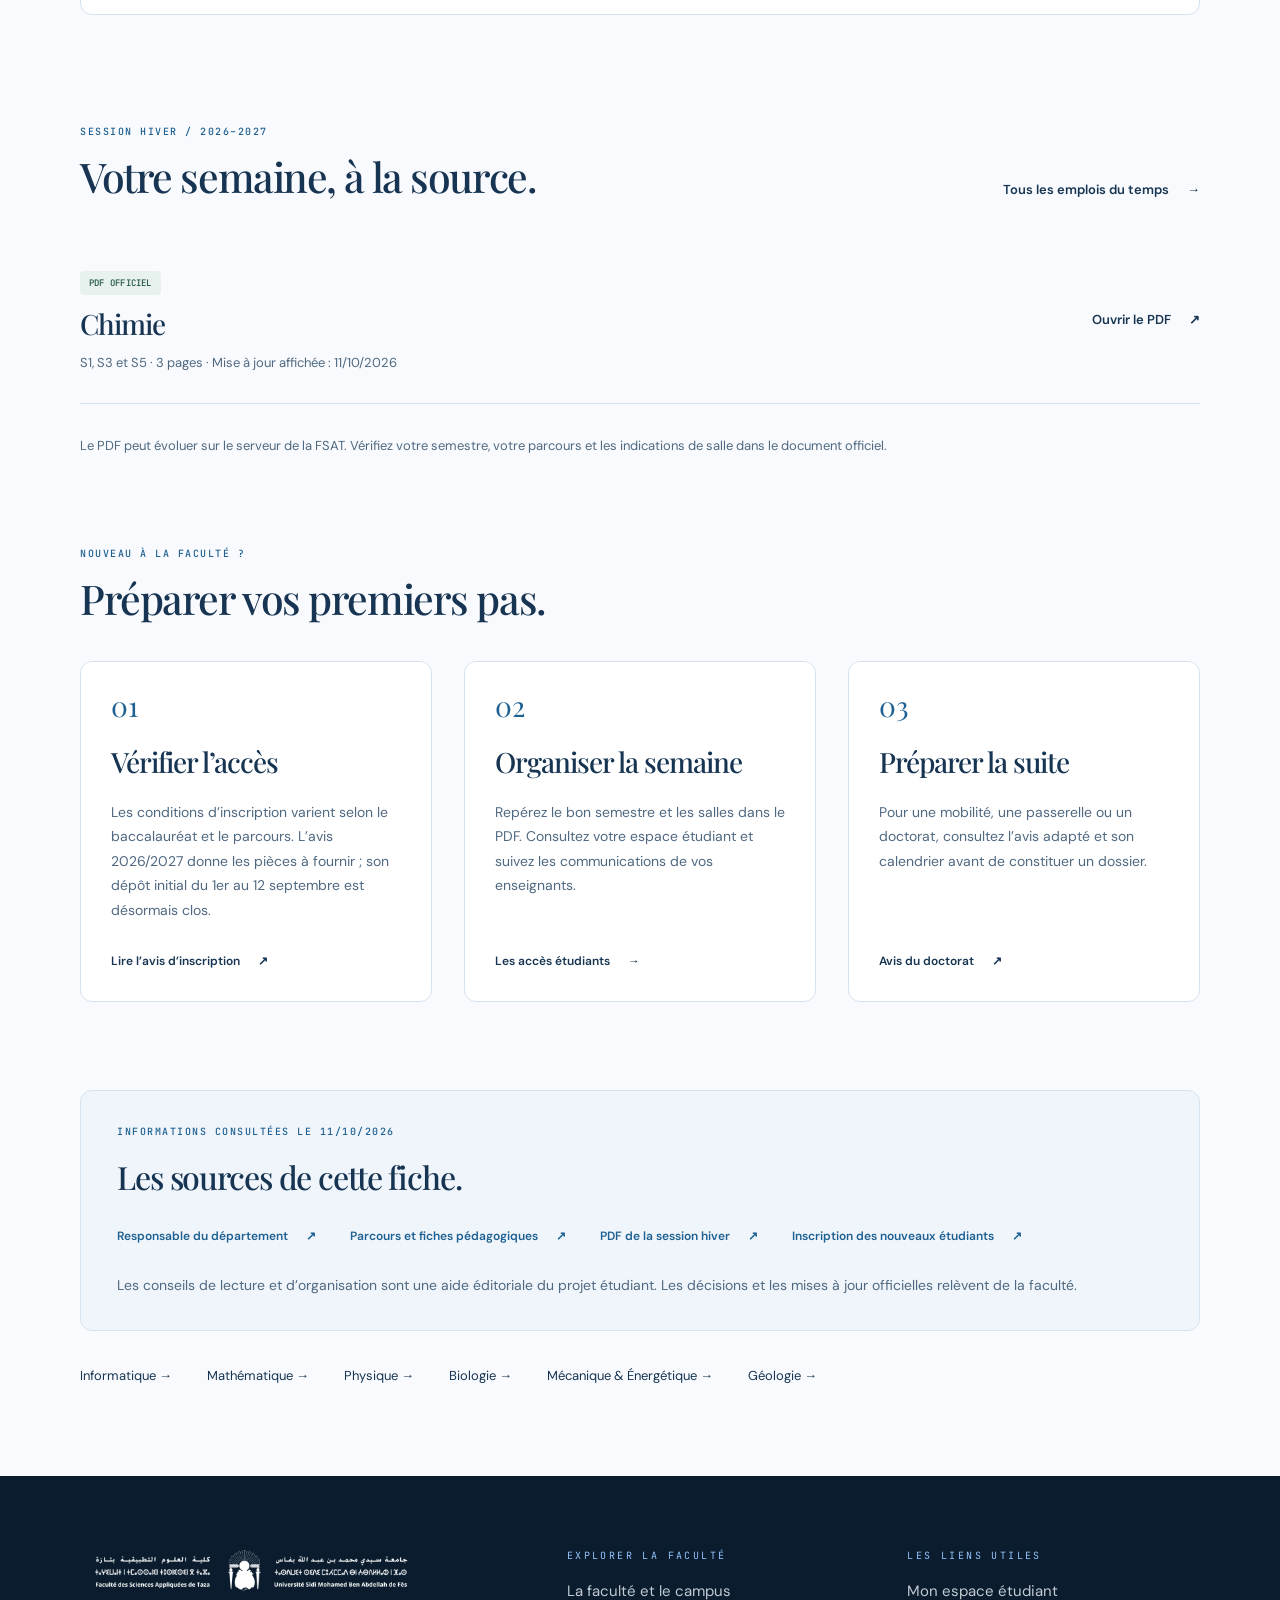
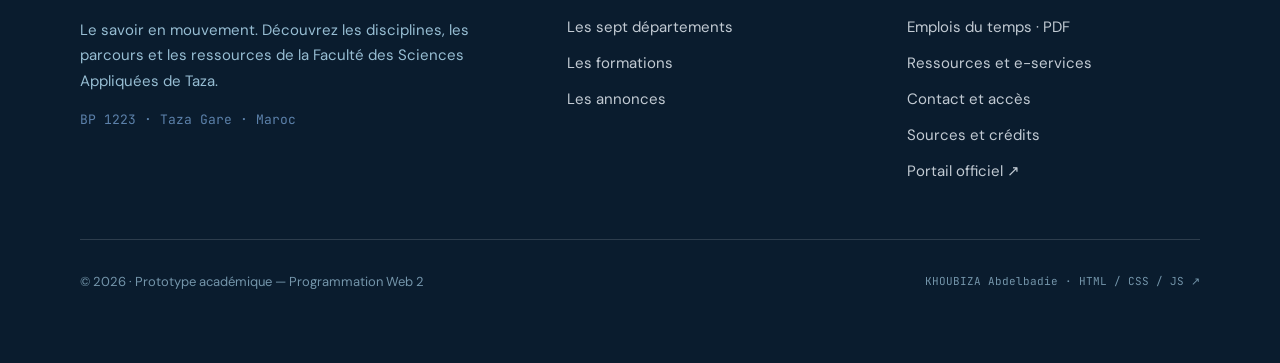
<file: departement-chimie.html>
<!doctype html>
<html lang="fr" class="no-js">
<head>
  <meta charset="utf-8">
  <meta name="viewport" content="width=device-width, initial-scale=1">
  <meta name="description" content="Parcours de licence, aperçu des enseignements, responsable et PDF des horaires du département Chimie. Sources officielles FSAT.">
  <meta name="robots" content="noindex, nofollow">
  <title>Chimie — FSAT Taza | Prototype Web 2</title>
  <link rel="icon" href="assets/favicon.svg" type="image/svg+xml">
  <link rel="stylesheet" href="assets/fonts.css">
  <link rel="stylesheet" href="assets/styles.css">
  <link rel="stylesheet" href="assets/pages.css">
  <link rel="stylesheet" href="assets/etudiants.css">
  <script src="assets/app.js" defer></script>
</head>
<body class="inner-page">
  <a class="skip-link" href="#contenu">
   Aller au contenu
  </a>
  <div class="site-shell">
   <header class="global-header is-compressed" id="global-header">
    <div class="header-inner">
     <a aria-label="Faculté des Sciences Appliquées de Taza - USMBA" class="brand" href="index.html">
      <img alt="FSAT - USMBA" class="brand-logo" src="assets/logo-fsat.png"/>
     </a>
     <nav class="primary-nav">
      <a class="primary-link" href="formations.html">
       Formations
      </a>
      <a class="primary-link" href="faculte.html#departements">
       Départements
      </a>
      <a class="primary-link" href="emplois-du-temps.html">
       Emplois du temps
      </a>
      <span aria-hidden="true" class="nav-divider">
      </span>
      <button aria-controls="search-panel" aria-expanded="false" aria-label="Recherche" class="header-action" id="search-toggle" type="button">
       <span class="action-icon">
        <svg class="icon" fill="currentColor" viewbox="0 0 25 25">
         <path d="M3.939 21.06C3.356 20.477 3.356 19.519 3.939 18.935L9.043 13.853C8.376 12.811 8.001 11.562 8.001 10.25C8.001 6.521 11.022 3.501 14.749 3.501C18.478 3.501 21.498 6.521 21.498 10.25C21.498 13.978 18.477 16.998 14.749 16.998C13.437 16.998 12.187 16.623 11.146 15.956L6.064 21.06C5.48 21.644 4.522 21.644 3.939 21.06ZM14.749 14.749C17.228 14.749 19.248 12.729 19.248 10.25C19.248 7.771 17.227 5.751 14.749 5.751C12.271 5.751 10.251 7.772 10.251 10.25C10.251 12.728 12.27 14.749 14.749 14.749Z">
         </path>
        </svg>
       </span>
       Recherche
      </button>
      <button aria-controls="mega-menu" aria-expanded="false" aria-label="Menu" class="header-action" id="menu-toggle" type="button">
       <span class="action-icon">
        <svg class="icon" fill="currentColor" viewbox="0 0 25 25">
         <path d="M21.498 7.626C21.498 7.834 21.332 8.001 21.123 8.001H3.877C3.668 8.001 3.502 7.834 3.502 7.626V3.877C3.502 3.669 3.668 3.502 3.877 3.502H21.122C21.331 3.502 21.497 3.669 21.497 3.877L21.498 7.626ZM21.498 14.375C21.498 14.583 21.332 14.75 21.123 14.75H3.877C3.668 14.75 3.502 14.583 3.502 14.375V10.625C3.502 10.417 3.668 10.25 3.877 10.25H21.122C21.331 10.25 21.497 10.417 21.497 10.625L21.498 14.375ZM21.498 21.123C21.498 21.331 21.332 21.498 21.123 21.498H3.877C3.668 21.498 3.502 21.331 3.502 21.123V17.374C3.502 17.166 3.668 16.999 3.877 16.999H21.122C21.331 16.999 21.497 17.166 21.497 17.374L21.498 21.123Z">
         </path>
        </svg>
       </span>
       Menu
      </button>
     </nav>
    </div>
    <div class="search-panel" hidden="" id="search-panel">
     <form class="search-form" role="search">
      <span class="search-symbol">
       <svg class="icon" fill="currentColor" viewbox="0 0 25 25">
        <path d="M3.939 21.06C3.356 20.477 3.356 19.519 3.939 18.935L9.043 13.853C8.376 12.811 8.001 11.562 8.001 10.25C8.001 6.521 11.022 3.501 14.749 3.501C18.478 3.501 21.498 6.521 21.498 10.25C21.498 13.978 18.477 16.998 14.749 16.998C13.437 16.998 12.187 16.623 11.146 15.956L6.064 21.06C5.48 21.644 4.522 21.644 3.939 21.06ZM14.749 14.749C17.228 14.749 19.248 12.729 19.248 10.25C19.248 7.771 17.227 5.751 14.749 5.751C12.271 5.751 10.251 7.772 10.251 10.25C10.251 12.728 12.27 14.749 14.749 14.749Z">
        </path>
       </svg>
      </span>
      <input aria-controls="search-results" aria-label="Rechercher sur le portail de la FSAT" autocomplete="off" class="search-input" id="site-search" placeholder="Rechercher sur le portail de la FSAT (formations, départements, avis)…" type="search"/>
      <button class="search-close" id="search-close" type="button">
       Fermer
      </button>
     </form>
     <div aria-live="polite" class="search-results" hidden="" id="search-results">
     </div>
    </div>
   </header>
   <div aria-hidden="true" aria-label="Navigation du portail FSAT" aria-modal="true" class="mega-menu" hidden="" id="mega-menu" role="dialog">
    <div class="menu-left">
     <div aria-hidden="true" class="menu-watermark">
      <div class="watermark-layout">
       <div class="watermark-left">
        <div class="watermark-left-box">
         <div class="watermark-left-align">
          <div class="watermark-left-flip">
           <div class="watermark-left-canvas">
            <div class="watermark-left-position">
             <div class="watermark-left-clip">
              <div class="watermark-left-vector">
               <svg class="watermark-svg" fill="none" height="499.98" preserveaspectratio="none" viewbox="0 0 213.991 499.98" width="213.991">
                <path d="M73.3944 43.9831C51.8937 44.3129 34.3095 25.8983 27.8203 6.93033C27.2939 5.39186 25.2399 1.24588 26.6062 0C26.8688 0.0603036 27.1294 0.129337 27.3876 0.20698C29.0815 0.731191 30.9103 1.85934 32.5718 2.38343C50.1961 7.94297 73.069 17.0356 75.0573 38.3539C75.2003 39.8881 74.9607 40.713 74.4974 42.1809C76.8172 44.3584 79.1658 46.3023 81.4638 48.5016C88.1142 54.8672 94.4549 61.5474 100.466 68.5199C104.225 72.8413 107.691 77.4094 111.243 81.9007C111.672 82.4425 112.097 82.9792 112.575 83.479L112.93 83.2653C113.665 78.6385 107.948 74.1747 105.309 70.4453C93.0439 53.1091 88.8891 30.0732 91.207 9.21338C91.363 7.80562 91.591 3.83665 93.2279 3.66868C95.0189 4.25211 97.7567 7.3857 99.1537 8.78354C112.531 22.1717 131.236 62.144 114.019 78.2559C114.2 82.6687 114.673 86.5935 117.302 90.2656C127.024 103.85 135.068 118.131 142.334 133.144C143.051 135.044 143.66 136.771 144.723 138.511L144.682 134.533C144.69 133.134 143.053 130.64 142.337 129.251C141.009 126.699 139.783 124.095 138.663 121.444C131.723 105.282 131.241 82.0564 136.372 65.3043C138.038 59.8651 140.325 56.7099 141.945 52.2438C153.881 66.6011 164.682 111.836 151.615 129.395C150.294 131.172 148.302 133.015 146.884 134.797C146.988 137.477 146.883 140.992 147.156 143.562C147.675 145.958 148.751 148.751 149.732 150.982C153.941 160.544 156.435 170.508 159.346 180.488C161.044 186.308 161.942 191.706 162.993 197.647C164.534 191.874 163.233 188.375 161.916 182.639C156.509 159.079 160.053 133.817 175.94 114.925C176.92 113.759 177.716 112.767 178.819 111.699C186.053 126.709 186.407 160.219 180.92 176.256C178.315 183.872 173.861 189.726 166.569 193.38C166.282 196.591 165.511 199.727 163.965 202.565C165.252 209.458 166.26 215.518 166.948 222.505C168.212 235.354 168.708 247.681 168.917 260.578C170.603 257.527 170.799 256.674 170.655 253.15C170.52 249.864 170.362 246.436 170.431 243.15C170.837 224.133 178.212 205.928 191.159 191.993C193.163 189.84 201.259 181.497 203.829 182C205.409 183.811 205.209 194.22 204.974 196.867C203.161 217.294 196.447 253.876 172.406 258.383C171.357 260.737 169.435 264.365 169.085 266.778C168.405 271.46 168.943 276.492 168.541 281.221C167.509 293.337 166.426 305.254 163.674 317.126C163.449 318.097 161.843 324.965 161.843 325.596L162.086 325.818C163.117 325.014 164.244 320.427 164.506 319.033C169.184 294.159 186.817 271.907 210.849 263.365C211.566 263.11 213.179 262.878 213.991 262.78C213.92 265.135 213.991 268.873 213.518 271.076C209.5 289.836 188.944 331.647 165.377 325.488C160.964 329.077 158.799 336.288 157.181 341.502C156.056 345.184 154.812 348.832 153.45 352.434C147.681 367.692 142.271 379.047 134.522 393.151L134.594 393.533C136.895 393.826 142.258 382.106 143.695 379.834C152.977 365.166 166.856 354.534 184.009 351.013C189.19 349.913 195.466 350.299 200.568 349.832C198.995 363.902 184.247 380.338 173.529 388.845C164.149 396.291 149.162 401.031 138.151 394.183C136.629 395.159 132.074 397.939 131.09 399.168C128.037 402.992 125.296 408.154 122.432 412.139C115.618 421.618 108.145 430.813 99.9066 439.084C98.0417 440.957 96.8238 442.485 94.7279 444.194C95.2588 444.116 97.0758 443.859 97.3987 443.602C101.573 440.267 104.757 436.07 109.054 432.625C121.925 422.31 137.686 420.505 153.57 422.586C158.409 423.219 166.649 426.06 171.056 428.009C166.242 438.458 150.476 446.937 140.154 451.145C127.965 456.116 106.917 458.837 98.3017 446.182C96.6718 446.553 92.104 447.099 91.23 447.676C87.4552 450.172 83.8535 453.818 80.1528 456.605C68.7473 465.191 56.2546 473.276 42.8415 478.284C44.6552 478.401 46.026 478.597 47.7397 477.856C53.7041 475.281 59.9332 471.567 66.3097 470.047C82.7161 466.137 100.777 471.418 114.34 480.932C116.713 482.604 119.773 484.69 121.645 486.812C121.785 486.971 121.919 487.137 122.046 487.306C115.317 494.212 104.079 496.907 94.7799 498.779C92.318 499.276 88.4411 499.002 86.0442 499.98H80.066C77.3695 499.031 74.992 499.227 72.2319 498.819C69.7615 498.452 66.9482 497.645 64.5862 496.853C56.0199 493.98 50.6347 489.794 46.6467 481.656C45.1116 481.162 40.8742 480.049 39.3001 480.338C34.9598 481.13 28.3721 484.035 24.2079 485.262C21.0426 486.196 2.23209 490.503 0.339774 490.058C-0.215602 489.207 0.00598846 487.726 0.324575 486.837C0.983646 484.995 5.62924 484.484 7.19707 484.108C10.1973 483.384 13.1679 482.917 16.1004 482.181C23.08 480.431 29.8929 478.125 36.6146 475.577C38.6432 474.809 40.6576 474.215 42.5919 473.208C42.9794 470.746 44.313 468.396 44.4264 465.932C44.5273 463.736 44.1636 461.106 44.0998 458.903C44.0866 455.116 43.8815 449.546 44.72 445.876C48.0221 431.425 54.9863 418.371 66.5104 408.88C70.0263 405.983 73.8773 404.098 77.6196 401.608C78.231 401.2 78.4119 401.159 79.0846 401.278L79.2844 401.697C79.0927 403.682 78.6809 405.621 78.3019 407.611C74.8869 425.503 74.7431 446.886 60.8455 460.49C56.2489 464.99 52.6037 467.567 46.081 467.714C45.8157 469.115 45.2177 471.159 44.8454 472.587C50.2494 469.144 57.555 466.274 62.9001 462.775C69.9796 458.14 90.653 444.456 94.6939 437.657C94.7679 428.351 93.4649 425.635 91.034 416.867C89.9101 412.815 90.0601 404.093 90.1781 399.677C90.626 382.937 98.4977 362.866 110.688 351.297C111.138 354.862 111.19 358.805 111.683 362.444C112.902 371.448 114.046 379.866 114.364 389.004C114.837 402.604 114.067 414.366 104.618 425.168C103.645 426.17 102.309 427.61 101.145 428.363C97.1858 430.921 96.6468 430.747 96.9228 435.689L97.2168 435.884C97.7687 435.65 99.8536 433.043 100.549 432.317C110.104 422.256 118.647 411.276 126.052 399.54C128.348 395.921 130.524 392.569 132.366 388.674C131.715 385.768 131.97 383.079 131.065 380.431C130.04 377.531 127.55 375.25 126.114 372.631C114.337 351.15 114.43 320.987 126.108 299.457C127.199 303.303 128.905 305.949 130.201 309.445C136.283 325.845 145.646 344.685 142.041 362.558C141.305 366.406 139.997 372.189 137.474 375.294C133.262 380.48 133.909 379.837 133.971 386.433C134.431 385.362 134.943 384.294 135.5 383.269C139.838 375.294 143.351 366.976 146.747 358.556C149.875 350.654 152.596 342.593 154.897 334.41C155.968 330.569 156.806 326.694 157.888 322.808C155.859 319.075 155.231 314.913 151.61 312.337C135.383 300.792 127.197 277.922 126.363 258.63C126.231 255.573 126.299 241.812 128.132 239.903L128.478 239.983C130.02 241.36 135.714 249.27 137.253 251.221C147.95 264.783 159.447 279.573 160.538 297.491C160.867 302.887 159.821 309.188 156.112 313.397C156.664 315.243 158.063 318.019 158.841 320.173C159.137 316.422 160.094 313.495 160.687 309.958C161.377 305.843 162.089 301.609 162.731 297.491C164.821 283.47 165.768 269.301 165.564 255.128C161.413 249.759 161.091 247.73 154.072 245.4C150.189 244.111 145.043 240.143 142.156 237.221C127.688 222.574 120.557 202.666 120.873 182.204C121.522 183.092 122.198 183.968 123.043 184.645C137.967 196.599 155.398 207.479 161.26 226.912C163.005 232.694 164.052 241.078 161.651 247.013C162.321 247.874 164.244 250.615 165.209 250.495C167.502 246.908 160.178 191.372 156.105 184.892C155.707 184.258 151.844 181.252 150.844 180.471C143.042 180.105 140.52 180.461 133.113 176.882C116.314 168.766 106.409 153.326 100.501 136.194C100.07 134.944 99.7656 134.19 100.336 133.026C102.911 133.642 107.448 135.833 110.196 136.802C129.66 143.667 154.104 154.06 151.778 179.193C153.175 180.018 154.682 181.031 156.06 181.915C154.957 176.471 152.864 170.354 151.191 165.035C148.041 155.016 144.394 145.568 140.285 135.904C138.645 132.048 136.53 128.312 134.967 124.359C132.693 123.653 130.165 122.624 127.896 121.786C117.762 124.453 115.274 125.301 104.733 122.097C90.65 117.817 78.6953 106.269 71.9364 93.3917C74.7734 93.9268 77.5836 94.0263 80.4606 94.1732C97.1968 95.0287 118.991 95.2684 126.832 113.332C127.57 115.03 128.235 119.005 128.868 120.013C129.733 120.614 132.441 122.221 133.355 121.512C133.352 121.462 133.358 121.211 133.339 121.173C127.073 108.881 119.768 96.6727 111.753 85.4649C109.564 82.4051 107.768 79.4132 105.745 77.8774C103.276 77.5277 101.887 77.3683 99.4067 76.7915C99.2707 76.8864 99.1347 76.9805 98.9977 77.0737C91.715 82.0239 83.3251 82.9907 74.7815 81.9816C62.1525 80.4905 49.2033 71.9308 42.2067 61.4799C44.2421 61.0558 46.3954 61.0226 48.5005 60.5463C64.7311 56.8737 85.7873 53.943 97.0328 69.433C98.0217 70.7961 98.9257 73.7149 99.9126 75.4046C101.462 75.5701 103.001 75.8327 104.538 76.0772C102.923 73.1323 98.4147 68.5207 96.0588 65.8278C90.4621 59.4331 80.4669 48.5116 73.3944 43.9831Z" fill="#F5F0E8">
                </path>
                <path d="M141.967 133.186C143.616 133.268 143.466 133.058 144.305 134.574L144.345 138.547C143.287 136.809 142.681 135.084 141.967 133.186Z" fill="#F5F0E8">
                </path>
               </svg>
              </div>
             </div>
            </div>
           </div>
          </div>
         </div>
        </div>
       </div>
       <div class="watermark-letters">
        <div class="watermark-letters-grid">
         <div class="watermark-letters-position">
          <div class="watermark-letters-clip">
           <div class="watermark-letters-vector">
            <svg class="watermark-svg" fill="none" height="242.614" preserveaspectratio="none" viewbox="0 0 496.083 242.614" width="496.083">
             <path d="M53.0484 17.0646C37.4678 17.0646 26.0915 20.7742 18.9193 28.1937C11.9946 35.613 7.17206 48.8444 4.45162 67.8874C4.45162 68.3821 3.70969 68.6293 2.22582 68.6293C0.741949 68.6293 0 68.3821 0 67.8874C0.494624 64.9196 0.989264 60.5917 1.48388 54.9034C2.22583 49.2152 2.8441 43.1561 3.33872 36.726C3.83335 30.0485 4.20431 23.7421 4.45162 17.8065C4.94624 11.6237 5.19355 6.55378 5.19355 2.59677C5.19355 1.36021 5.9355 0.741936 7.41937 0.741936C8.90324 0.741936 9.64518 1.36021 9.64518 2.59677C9.64518 5.0699 10.758 6.92475 12.9839 8.16132C15.457 9.15057 18.1775 9.89252 21.1452 10.3872C24.3602 10.6344 27.0806 10.7581 29.3065 10.7581C50.5753 11.5 75.4302 11.871 103.871 11.871C121.43 11.871 135.28 11.7473 145.419 11.5C155.806 11.0054 165.823 10.7581 175.468 10.7581C183.63 10.7581 189.935 10.2635 194.387 9.27424C199.086 8.03768 202.054 5.44088 203.29 1.48387C203.538 0.49462 204.28 0 205.516 0C206.753 0 207.371 0.49462 207.371 1.48387C207.124 5.19357 206.753 10.1399 206.258 16.3226C205.764 22.5055 205.393 29.0593 205.145 35.984C204.898 42.6615 204.651 48.968 204.403 54.9034C204.156 60.5917 204.032 64.9196 204.032 67.8874C204.032 68.3821 203.29 68.6293 201.807 68.6293C200.323 68.6293 199.581 68.3821 199.581 67.8874C199.581 48.8444 196.366 35.613 189.935 28.1937C183.506 20.7742 171.758 17.0646 154.693 17.0646C143.07 17.0646 134.291 17.5592 128.355 18.5485C122.667 19.2904 118.833 21.3925 116.855 24.855C115.124 28.07 114.258 33.6346 114.258 41.5486V212.565C114.258 219.737 115.124 225.178 116.855 228.888C118.586 232.598 122.048 235.071 127.242 236.308C132.683 237.544 140.845 238.162 151.726 238.162C152.22 238.162 152.468 238.904 152.468 240.388C152.468 241.872 152.22 242.614 151.726 242.614C145.295 242.614 138 242.491 129.839 242.243C121.925 241.996 113.269 241.872 103.871 241.872C94.9678 241.872 86.4356 241.996 78.2743 242.243C70.3603 242.491 63.0646 242.614 56.3871 242.614C55.8925 242.614 55.6453 241.872 55.6453 240.388C55.6453 238.904 55.8925 238.162 56.3871 238.162C67.0216 238.162 75.0592 237.544 80.5001 236.308C85.9409 235.071 89.5269 232.598 91.2582 228.888C93.2366 225.178 94.2259 219.737 94.2259 212.565V40.8066C94.2259 32.8926 93.2366 27.3281 91.2582 24.113C89.2796 20.6506 85.3226 18.6721 79.3872 18.1775C73.4517 17.4355 64.6721 17.0646 53.0484 17.0646Z" fill="#F5F0E8">
             </path>
             <path d="M225.405 136.146L228.743 129.468H324.824L327.42 136.146H225.405ZM408.663 238.162C409.652 238.162 410.146 238.904 410.146 240.388C410.146 241.872 409.652 242.614 408.663 242.614C401.738 242.614 394.566 242.367 387.147 241.872C379.974 241.377 373.049 241.13 366.373 241.13C358.706 241.13 352.028 241.377 346.34 241.872C340.899 242.367 334.84 242.614 328.162 242.614C327.173 242.614 326.678 241.872 326.678 240.388C326.678 238.904 327.173 238.162 328.162 238.162C342.012 238.162 350.668 236.307 354.131 232.598C357.84 228.888 357.346 221.839 352.647 211.453L268.808 31.1614L275.856 24.8549L204.259 196.985C198.077 212.071 197.582 222.705 202.775 228.888C207.969 235.071 218.974 238.162 235.792 238.162C237.029 238.162 237.647 238.904 237.647 240.388C237.647 241.872 237.029 242.614 235.792 242.614C228.372 242.614 221.571 242.367 215.388 241.872C209.205 241.377 201.416 241.13 192.018 241.13C183.362 241.13 176.313 241.377 170.872 241.872C165.678 242.367 159.373 242.614 151.953 242.614C150.964 242.614 150.469 241.872 150.469 240.388C150.469 238.904 150.964 238.162 151.953 238.162C158.631 238.162 164.442 236.926 169.388 234.452C174.334 231.979 178.91 227.528 183.114 221.098C187.566 214.668 192.265 205.517 197.211 193.646L274.744 7.04844C275.238 6.30651 275.98 5.93555 276.969 5.93555C278.206 5.93555 278.948 6.30651 279.195 7.04844L365.26 191.791C370.947 204.157 376.017 213.802 380.469 220.727C384.921 227.404 389.372 231.979 393.824 234.452C398.276 236.926 403.222 238.162 408.663 238.162ZM462.325 212.566C462.325 219.738 463.067 225.178 464.551 228.888C466.035 232.598 469.126 235.071 473.825 236.307C478.772 237.544 485.944 238.162 495.341 238.162C495.835 238.162 496.083 238.904 496.083 240.388C496.083 241.872 495.835 242.614 495.341 242.614C489.406 242.614 482.852 242.49 475.68 242.243C468.508 241.996 460.594 241.872 451.938 241.872C443.777 241.872 435.987 241.996 428.567 242.243C421.395 242.49 414.841 242.614 408.905 242.614C408.164 242.614 407.793 241.872 407.793 240.388C407.793 238.904 408.164 238.162 408.905 238.162C418.303 238.162 425.352 237.544 430.051 236.307C434.997 235.071 438.212 232.598 439.696 228.888C441.428 225.178 442.293 219.738 442.293 212.566V40.8067C442.293 33.6346 441.428 28.3174 439.696 24.8549C438.212 21.1453 434.997 18.6722 430.051 17.4356C425.352 15.9517 418.303 15.2097 408.905 15.2097C408.164 15.2097 407.793 14.4679 407.793 12.984C407.793 11.5001 408.164 10.7581 408.905 10.7581C414.841 10.7581 421.395 11.0054 428.567 11.5001C435.987 11.7474 443.777 11.871 451.938 11.871C460.594 11.871 468.508 11.7474 475.68 11.5001C483.1 11.0054 489.654 10.7581 495.341 10.7581C495.835 10.7581 496.083 11.5001 496.083 12.984C496.083 14.4679 495.835 15.2097 495.341 15.2097C485.944 15.2097 478.895 15.9517 474.196 17.4356C469.497 18.9195 466.282 21.5162 464.551 25.2259C463.067 28.9357 462.325 34.3766 462.325 41.5486V212.566Z" fill="#F5F0E8">
             </path>
            </svg>
           </div>
          </div>
         </div>
        </div>
       </div>
       <div class="watermark-right">
        <div class="watermark-right-clip">
         <div class="watermark-right-contents">
          <div class="watermark-right-mask">
           <svg class="watermark-svg" fill="none" height="499.99" preserveaspectratio="none" viewbox="0 0 212.991 499.99" width="212.991">
            <path d="M73.0514 43.984C51.6512 44.3138 34.1492 25.8988 27.6903 6.93047C27.1664 5.39197 25.1219 1.24591 26.4819 0C26.7432 0.0603048 27.0026 0.129339 27.2596 0.206984C28.9456 0.731205 30.7659 1.85937 32.4196 2.38348C49.9616 7.94313 72.7275 17.036 74.7065 38.3546C74.8489 39.8889 74.6104 40.7138 74.1494 42.1818C76.4583 44.3593 78.7959 46.3033 81.0831 48.5025C87.7024 54.8683 94.0131 61.5487 99.9958 68.5212C103.739 72.8427 107.188 77.4109 110.723 81.9024C111.15 82.4441 111.573 82.9808 112.049 83.4806L112.402 83.2669C113.134 78.64 107.444 74.1762 104.818 70.4467C92.6092 53.1101 88.4733 30.0738 90.7802 9.21357C90.9362 7.80577 91.1632 3.83672 92.7921 3.66876C94.5751 4.25219 97.2999 7.38585 98.6899 8.78371C112.005 22.1722 130.623 62.1453 113.486 78.2574C113.666 82.6703 114.137 86.5953 116.753 90.2674C126.431 103.852 134.436 118.134 141.669 133.146C142.382 135.046 142.988 136.773 144.046 138.514L144.006 134.535C144.014 133.136 142.384 130.642 141.672 129.253C140.35 126.701 139.129 124.098 138.015 121.447C131.107 105.284 130.628 82.0581 135.735 65.3056C137.393 59.8663 139.669 56.7111 141.281 52.2449C153.163 66.6025 163.912 111.838 150.908 129.397C149.592 131.174 147.609 133.017 146.198 134.799C146.301 137.479 146.197 140.995 146.468 143.565C146.985 145.961 148.055 148.754 149.033 150.985C153.222 160.547 155.704 170.512 158.602 180.491C160.291 186.311 161.185 191.71 162.231 197.651C163.765 191.878 162.47 188.379 161.159 182.642C155.777 159.082 159.305 133.819 175.118 114.928C176.094 113.762 176.885 112.77 177.983 111.701C185.183 126.711 185.536 160.222 180.075 176.259C177.481 183.875 173.049 189.73 165.791 193.384C165.504 196.595 164.737 199.731 163.199 202.569C164.479 209.462 165.483 215.523 166.167 222.51C167.425 235.358 167.92 247.686 168.128 260.583C169.806 257.532 170.001 256.679 169.857 253.155C169.723 249.869 169.565 246.441 169.635 243.155C170.038 224.138 177.379 205.932 190.265 191.997C192.26 189.844 200.318 181.5 202.876 182.003C204.449 183.814 204.249 194.224 204.016 196.871C202.211 217.299 195.53 253.881 171.601 258.388C170.556 260.742 168.643 264.371 168.294 266.784C167.617 271.466 168.154 276.497 167.753 281.226C166.726 293.343 165.648 305.26 162.909 317.133C162.685 318.104 161.087 324.972 161.087 325.602L161.328 325.824C162.355 325.02 163.477 320.434 163.737 319.04C168.393 294.165 185.944 271.913 209.864 263.371C210.577 263.116 212.183 262.884 212.991 262.786C212.92 265.141 212.99 268.879 212.52 271.082C208.52 289.842 188.061 331.653 164.604 325.494C160.212 329.083 158.057 336.294 156.446 341.509C155.327 345.191 154.088 348.839 152.734 352.441C146.991 367.7 141.606 379.054 133.893 393.159L133.965 393.541C136.255 393.834 141.593 382.113 143.024 379.841C152.263 365.174 166.076 354.541 183.149 351.02C188.306 349.92 194.554 350.306 199.631 349.839C198.065 363.91 183.386 380.345 172.719 388.853C163.382 396.299 148.465 401.039 137.505 394.191C135.99 395.167 131.456 397.947 130.478 399.176C127.439 403 124.71 408.162 121.86 412.147C115.077 421.627 107.64 430.821 99.4399 439.093C97.5829 440.966 96.371 442.494 94.2851 444.203C94.8141 444.125 96.622 443.868 96.944 443.611C101.099 440.276 104.269 436.078 108.544 432.633C121.355 422.319 137.043 420.514 152.853 422.595C157.668 423.228 165.87 426.068 170.256 428.017C165.465 438.467 149.774 446.946 139.499 451.154C127.368 456.125 106.418 458.846 97.8419 446.191C96.22 446.562 91.6742 447.108 90.8032 447.685C87.0464 450.181 83.4615 453.827 79.7782 456.614C68.426 465.201 55.9917 473.286 42.6413 478.293C44.4466 478.41 45.8109 478.606 47.5166 477.865C53.4531 475.29 59.6531 471.577 65.9998 470.057C82.3295 466.147 100.306 471.428 113.805 480.941C116.168 482.613 119.213 484.699 121.077 486.821C121.216 486.98 121.349 487.146 121.476 487.315C114.778 494.222 103.594 496.917 94.3371 498.789C91.8872 499.286 88.0283 499.012 85.6425 499.99H79.6918C77.0079 499.041 74.6415 499.237 71.8945 498.829C69.4356 498.462 66.6354 497.655 64.2843 496.863C55.7582 493.99 50.3981 489.804 46.4287 481.665C44.9008 481.171 40.6832 480.058 39.1165 480.347C34.7964 481.139 28.2395 484.044 24.0948 485.271C20.9443 486.205 2.22169 490.513 0.338169 490.068C-0.214607 489.217 0.00598256 487.736 0.323069 486.846C0.97904 485.004 5.60294 484.493 7.16347 484.117C10.1497 483.393 13.1064 482.926 16.0251 482.19C22.9722 480.44 29.7532 478.134 36.4435 475.586C38.4626 474.818 40.4676 474.224 42.3928 473.218C42.7785 470.756 44.1059 468.406 44.2188 465.942C44.3193 463.746 43.9572 461.115 43.8937 458.912C43.8806 455.125 43.6764 449.555 44.511 445.885C47.7976 431.433 54.7293 418.38 66.1996 408.888C69.6991 405.991 73.532 404.106 77.2568 401.616C77.8654 401.208 78.0455 401.167 78.7152 401.286L78.9139 401.705C78.7232 403.69 78.3132 405.629 77.936 407.619C74.5369 425.511 74.3938 446.895 60.5612 460.499C55.9861 465 52.3579 467.577 45.8656 467.724C45.6016 469.125 45.0064 471.169 44.6358 472.597C50.0146 469.154 57.286 466.284 62.6061 462.785C69.6527 458.149 90.2293 444.465 94.2511 437.665C94.3251 428.359 93.0281 425.643 90.6082 416.876C89.4903 412.824 89.6393 404.101 89.7573 399.685C90.2033 382.944 98.0369 362.874 110.17 351.304C110.618 354.869 110.671 358.812 111.161 362.451C112.374 371.456 113.513 379.873 113.829 389.012C114.3 402.612 113.534 414.375 104.13 425.176C103.162 426.178 101.831 427.618 100.673 428.371C96.732 430.929 96.195 430.755 96.47 435.697L96.763 435.892C97.3119 435.658 99.3869 433.051 100.079 432.325C109.589 422.265 118.092 411.284 125.464 399.548C127.749 395.929 129.915 392.577 131.747 388.682C131.099 385.775 131.354 383.086 130.453 380.438C129.433 377.538 126.954 375.257 125.526 372.639C113.802 351.157 113.895 320.994 125.519 299.463C126.606 303.309 128.303 305.955 129.593 309.451C135.646 325.851 144.966 344.692 141.377 362.566C140.645 366.414 139.342 372.197 136.832 375.301C132.639 380.487 133.283 379.844 133.345 386.44C133.803 385.369 134.312 384.301 134.867 383.276C139.185 375.301 142.68 366.984 146.061 358.563C149.176 350.661 151.884 342.6 154.173 334.416C155.239 330.575 156.073 326.7 157.15 322.815C155.13 319.082 154.505 314.92 150.902 312.343C134.75 300.798 126.604 277.927 125.774 258.635C125.642 255.578 125.71 241.817 127.534 239.908L127.878 239.988C129.413 241.365 135.08 249.275 136.612 251.226C147.258 264.789 158.702 279.578 159.788 297.497C160.115 302.893 159.074 309.194 155.382 313.404C155.931 315.25 157.324 318.026 158.099 320.18C158.393 316.429 159.345 313.502 159.936 309.964C160.623 305.849 161.331 301.615 161.971 297.497C164.051 283.475 164.993 269.307 164.79 255.133C160.658 249.764 160.338 247.735 153.353 245.405C149.488 244.116 144.365 240.148 141.491 237.225C127.092 222.579 119.994 202.67 120.308 182.207C120.954 183.095 121.627 183.971 122.468 184.648C137.322 196.603 154.671 207.483 160.507 226.916C162.243 232.698 163.286 241.083 160.895 247.018C161.563 247.879 163.476 250.62 164.437 250.5C166.719 246.913 159.429 191.376 155.375 184.895C154.979 184.261 151.135 181.255 150.14 180.474C142.373 180.108 139.863 180.464 132.49 176.885C115.77 168.77 105.912 153.329 100.031 136.196C99.6018 134.946 99.2989 134.192 99.8668 133.028C102.43 133.644 106.946 135.835 109.68 136.804C129.055 143.67 153.385 154.063 151.07 179.196C152.46 180.021 153.959 181.034 155.331 181.918C154.233 176.474 152.15 170.358 150.485 165.039C147.349 155.019 143.719 145.571 139.629 135.906C137.997 132.05 135.892 128.314 134.336 124.362C132.073 123.656 129.557 122.627 127.299 121.789C117.211 124.456 114.735 125.303 104.244 122.1C90.2263 117.82 78.3275 106.271 71.6003 93.3935C74.424 93.9287 77.2211 94.0282 80.0846 94.1751C96.743 95.0306 118.434 95.2703 126.241 113.335C126.974 115.033 127.637 119.008 128.267 120.016C129.128 120.617 131.821 122.224 132.732 121.515C132.729 121.465 132.734 121.214 132.715 121.176C126.48 108.883 119.208 96.6747 111.23 85.4666C109.052 82.4067 107.266 79.4148 105.252 77.8789C102.795 77.5292 101.41 77.3699 98.9419 76.7931C98.8069 76.888 98.6709 76.9821 98.5349 77.0753C91.2862 82.0256 82.9357 82.9923 74.432 81.9833C61.862 80.4921 48.9735 71.9323 42.0094 61.4812C44.0354 61.057 46.1786 61.0238 48.2739 60.5475C64.4286 56.8749 85.3865 53.9441 96.579 69.4344C97.5639 70.7975 98.4639 73.7163 99.4459 75.4061C100.988 75.5716 102.519 75.8342 104.051 76.0787C102.442 73.1337 97.9549 68.522 95.61 65.8291C90.0393 59.4343 80.0909 48.5125 73.0514 43.984Z" fill="#F5F0E8">
            </path>
            <path d="M141.25 133.188C142.899 133.27 142.749 133.06 143.588 134.576L143.628 138.549C142.57 136.811 141.964 135.086 141.25 133.188Z" fill="#F5F0E8">
            </path>
           </svg>
          </div>
         </div>
        </div>
       </div>
      </div>
     </div>
<nav class="menu-nav" aria-label="Toutes les rubriques">
<a class="menu-link" href="formations.html"><span class="menu-link-title">Formations<span class="menu-link-rule"></span></span><span aria-hidden="true" class="menu-link-arrow">↗</span></a>
<a class="menu-link" href="faculte.html"><span class="menu-link-title">La faculté<span class="menu-link-rule"></span></span><span aria-hidden="true" class="menu-link-arrow">↗</span></a>
<a class="menu-link" href="faculte.html#departements"><span class="menu-link-title">Départements<span class="menu-link-rule"></span></span><span aria-hidden="true" class="menu-link-arrow">↗</span></a>
<a class="menu-link" href="emplois-du-temps.html"><span class="menu-link-title">Emplois du temps<span class="menu-link-rule"></span></span><span aria-hidden="true" class="menu-link-arrow">↗</span></a>
<a class="menu-link" href="services.html"><span class="menu-link-title">Mon espace étudiant<span class="menu-link-rule"></span></span><span aria-hidden="true" class="menu-link-arrow">↗</span></a>
<a class="menu-link" href="ressources.html"><span class="menu-link-title">Ressources &amp; e-services<span class="menu-link-rule"></span></span><span aria-hidden="true" class="menu-link-arrow">↗</span></a>
<a class="menu-link" href="index.html#actualites"><span class="menu-link-title">Actualités<span class="menu-link-rule"></span></span><span aria-hidden="true" class="menu-link-arrow">↗</span></a>
<a class="menu-link" href="contact.html"><span class="menu-link-title">Contact<span class="menu-link-rule"></span></span><span aria-hidden="true" class="menu-link-arrow">↗</span></a>
<a class="menu-link" href="sources.html"><span class="menu-link-title">Sources &amp; crédits<span class="menu-link-rule"></span></span><span aria-hidden="true" class="menu-link-arrow">↗</span></a>
</nav>

    </div>
    <div class="menu-right">
     <img alt="Bibliothèque universitaire" class="menu-photo" src="assets/menu-image.png"/>
     <div class="menu-image-overlay">
     </div>
     <div class="menu-teaser">
      <h2 class="menu-teaser-title">
       Excellence Académique &amp; Recherche
      </h2>
      <p class="menu-teaser-description">
       Parcours, responsables pédagogiques, emplois du temps et ressources : les repères utiles pour vivre et étudier à la FSAT.
      </p>
      <div class="menu-cta-wrap">
       <a class="menu-cta" href="faculte.html#departements">
        <span class="menu-cta-label">
         Découvrir la Faculté des Sciences Appliquées
        </span>
        <span>
         →
        </span>
       </a>
      </div>
     </div>
    </div>
   </div>
   <main id="contenu" tabindex="-1" class="portal-content">
<section class="page-intro wrap"><nav aria-label="Fil d’Ariane" class="breadcrumbs"><a href="index.html">Accueil</a><span aria-hidden="true">/</span><a href="faculte.html#departements">Départements</a><span aria-hidden="true">/</span><span aria-current="page">Chimie</span></nav><p class="eyebrow">DÉPARTEMENT / 05</p><h1>Chimie<br/><em>Vos horizons scientifiques.</em></h1><p class="lead">Explorer la matière, les analyses et les procédés de transformation.</p></section><section class="wrap section section-tight"><div class="department-banner"><div class="discipline-mark" aria-hidden="true"><span>CHIM</span><div class="orbit orbit-one"></div><div class="orbit orbit-two"></div></div><div class="discipline-summary"><p class="eyebrow">VOTRE PARCOURS EN UN COUP D’ŒIL</p><div class="tag-list"><span>Matière</span><span>Analyses</span><span>Procédés</span></div><p>01 parcours de licence présenté dans le catalogue de la faculté.</p><nav class="jump-links" aria-label="Dans cette fiche"><a href="#parcours">Formations</a><a href="#horaires">PDF des horaires</a><a href="#premiers-pas">Premiers pas</a><a href="#sources-departement">Sources</a></nav></div><aside class="department-contact"><p class="eyebrow">RESPONSABLE AFFICHÉ PAR LA FSAT</p><h2>Pr. Mostafa NAWDALI</h2><a href="mailto:mostafa.nawdali@usmba.ac.ma">mostafa.nawdali@usmba.ac.ma</a><p class="small">Coordonnées publiques consultées le 11 octobre 2026. Pour une question sur le parcours ou son organisation pédagogique.</p></aside></div></section><section class="section section-tight wrap" id="parcours"><div class="section-head"><div><p class="eyebrow">APPRENDRE / SE PROJETER</p><h2>Les parcours et leurs enseignements.</h2></div><a class="text-link" href="https://fsat.usmba.ac.ma/licence-fsat/" target="_blank" rel="noopener noreferrer">Catalogue officiel <span aria-hidden="true">↗</span></a></div><p class="reading-note">Un aperçu par semestre, reformulé à partir des fiches pédagogiques. Ouvrez la fiche officielle de chaque parcours pour consulter tous les intitulés de modules.</p><div class="programme-list"><details class="programme" id="programme-materiaux" open><summary><span><span class="eyebrow">CYCLE LICENCE / S1 À S6</span><span class="programme-title">Matériaux, Procédés et Analyses Physicochimiques</span></span><span class="disclosure-mark" aria-hidden="true">+</span></summary><div class="programme-body"><p>Le parcours relie les propriétés de la matière aux méthodes d’analyse et aux procédés industriels.</p><ol class="semester-grid"><li><span class="semester-label">SEMESTRE 1</span><p>Mathématiques, atomistique, thermochimie et thermodynamique.</p></li><li><span class="semester-label">SEMESTRE 2</span><p>Chimie en solution, liaisons chimiques, électricité et optique.</p></li><li><span class="semester-label">SEMESTRE 3</span><p>Chimie organique, électrolytes, équilibres de phases et bases théoriques.</p></li><li><span class="semester-label">SEMESTRE 4</span><p>Techniques d’analyse, thermodynamique chimique, cristallographie et statistiques.</p></li><li><span class="semester-label">SEMESTRE 5</span><p>Épuration des eaux, opérations de procédés, matériaux électrochimiques et qualité industrielle.</p></li><li><span class="semester-label">SEMESTRE 6</span><p>Réactions chimiques, sciences des matériaux, analyses cristallographiques et économie circulaire.</p></li></ol><div class="programme-actions"><a class="text-link" href="https://fsat.usmba.ac.ma/wp-content/uploads/2026/06/Chimie-1.png" target="_blank" rel="noopener noreferrer">Fiche pédagogique complète · image <span aria-hidden="true">↗</span></a><a class="text-link" href="formations.html#materiaux">Dans le catalogue <span aria-hidden="true">→</span></a></div></div></details></div></section><section class="section section-tight wrap" id="horaires"><div class="section-head"><div><p class="eyebrow">SESSION HIVER / 2026–2027</p><h2>Votre semaine, à la source.</h2></div><a class="text-link" href="emplois-du-temps.html">Tous les emplois du temps <span aria-hidden="true">→</span></a></div><div class="schedule-inline"><article><div><span class="status-badge">PDF OFFICIEL</span><h3>Chimie</h3><p>S1, S3 et S5 · 3 pages · Mise à jour affichée : 11/10/2026</p></div><a class="text-link" href="https://fsat.usmba.ac.ma/emplois_fsat/PDF/CHPC.pdf" target="_blank" rel="noopener noreferrer">Ouvrir le PDF <span aria-hidden="true">↗</span></a></article></div><p class="source-note">Le PDF peut évoluer sur le serveur de la FSAT. Vérifiez votre semestre, votre parcours et les indications de salle dans le document officiel.</p></section><section class="section section-tight wrap" id="premiers-pas"><div class="section-head"><div><p class="eyebrow">NOUVEAU À LA FACULTÉ ?</p><h2>Préparer vos premiers pas.</h2></div></div><div class="student-steps"><article><span class="index-number">01</span><h3>Vérifier l’accès</h3><p>Les conditions d’inscription varient selon le baccalauréat et le parcours. L’avis 2026/2027 donne les pièces à fournir ; son dépôt initial du 1er au 12 septembre est désormais clos.</p><a class="text-link" href="https://fsat.usmba.ac.ma/2026/08/26/annonce-relative-a-linscription-des-nouveaux-etudiants-au-titre-de-lannee-universitaire-2026-2027/" target="_blank" rel="noopener noreferrer">Lire l’avis d’inscription <span aria-hidden="true">↗</span></a></article><article><span class="index-number">02</span><h3>Organiser la semaine</h3><p>Repérez le bon semestre et les salles dans le PDF. Consultez votre espace étudiant et suivez les communications de vos enseignants.</p><a class="text-link" href="ressources.html#scolarite">Les accès étudiants <span aria-hidden="true">→</span></a></article><article><span class="index-number">03</span><h3>Préparer la suite</h3><p>Pour une mobilité, une passerelle ou un doctorat, consultez l’avis adapté et son calendrier avant de constituer un dossier.</p><a class="text-link" href="https://fsat.usmba.ac.ma/category/doctorat/" target="_blank" rel="noopener noreferrer">Avis du doctorat <span aria-hidden="true">↗</span></a></article></div></section><section class="wrap section section-tight" id="sources-departement"><div class="source-panel"><p class="eyebrow">INFORMATIONS CONSULTÉES LE 11/10/2026</p><h2>Les sources de cette fiche.</h2><ul><li><a class="text-link" href="https://fsat.usmba.ac.ma/nos-departements-fsat/" target="_blank" rel="noopener noreferrer">Responsable du département <span aria-hidden="true">↗</span></a></li><li><a class="text-link" href="https://fsat.usmba.ac.ma/licence-fsat/" target="_blank" rel="noopener noreferrer">Parcours et fiches pédagogiques <span aria-hidden="true">↗</span></a></li><li><a class="text-link" href="https://fsat.usmba.ac.ma/emplois_fsat/index.php" target="_blank" rel="noopener noreferrer">PDF de la session hiver <span aria-hidden="true">↗</span></a></li><li><a class="text-link" href="https://fsat.usmba.ac.ma/2026/08/26/annonce-relative-a-linscription-des-nouveaux-etudiants-au-titre-de-lannee-universitaire-2026-2027/" target="_blank" rel="noopener noreferrer">Inscription des nouveaux étudiants <span aria-hidden="true">↗</span></a></li></ul><p class="small">Les conseils de lecture et d’organisation sont une aide éditoriale du projet étudiant. Les décisions et les mises à jour officielles relèvent de la faculté.</p></div><nav class="department-switcher" aria-label="Autres départements"><a class="" href="departement-informatique.html">Informatique <span aria-hidden="true">→</span></a><a class="" href="departement-mathematique.html">Mathématique <span aria-hidden="true">→</span></a><a class="" href="departement-physique.html">Physique <span aria-hidden="true">→</span></a><a class="" href="departement-biologie.html">Biologie <span aria-hidden="true">→</span></a><a class="" href="departement-mecanique-energetique.html">Mécanique & Énergétique <span aria-hidden="true">→</span></a><a class="" href="departement-geologie.html">Géologie <span aria-hidden="true">→</span></a></nav></section>
</main>
   <footer class="footer" id="contact">
    <div class="footer-inner">
     <div class="footer-grid">
      <div class="footer-identity">
       <a class="footer-brand" href="index.html" aria-label="Retour à l’accueil"><img class="footer-logo" src="assets/logo-fsat.png" alt="FSAT — Université Sidi Mohamed Ben Abdellah"></a>
       <p class="footer-description">Le savoir en mouvement. Découvrez les disciplines, les parcours et les ressources de la Faculté des Sciences Appliquées de Taza.</p>
       <p class="footer-address">BP 1223 · Taza Gare · Maroc</p>
      </div>
      <div>
       <h2 class="footer-heading">Explorer la faculté</h2>
       <ul class="footer-links">
        <li><a class="footer-link" href="faculte.html">La faculté et le campus</a></li>
        <li><a class="footer-link" href="faculte.html#departements">Les sept départements</a></li>
        <li><a class="footer-link" href="formations.html">Les formations</a></li>
        <li><a class="footer-link" href="index.html#actualites">Les annonces</a></li>
       </ul>
      </div>
      <div>
       <h2 class="footer-heading">Les liens utiles</h2>
       <ul class="footer-links">
        <li><a class="footer-link" href="services.html">Mon espace étudiant</a></li>
        <li><a class="footer-link" href="emplois-du-temps.html">Emplois du temps · PDF</a></li>
        <li><a class="footer-link" href="ressources.html">Ressources et e-services</a></li>
        <li><a class="footer-link" href="contact.html">Contact et accès</a></li>
        <li><a class="footer-link" href="sources.html">Sources et crédits</a></li>
        <li><a class="footer-link" href="https://fsat.usmba.ac.ma/" rel="noopener noreferrer">Portail officiel ↗</a></li>
       </ul>
      </div>
     </div>
     <div class="footer-bottom">
      <p>© 2026 · Prototype académique — Programmation Web 2</p>
      <a class="footer-signature" href="https://github.com/Badie005/fsat-web2-html-css-js">KHOUBIZA Abdelbadie · HTML / CSS / JS ↗</a>
     </div>
    </div>
   </footer>
  </div>
 </body>
</html>
</file>
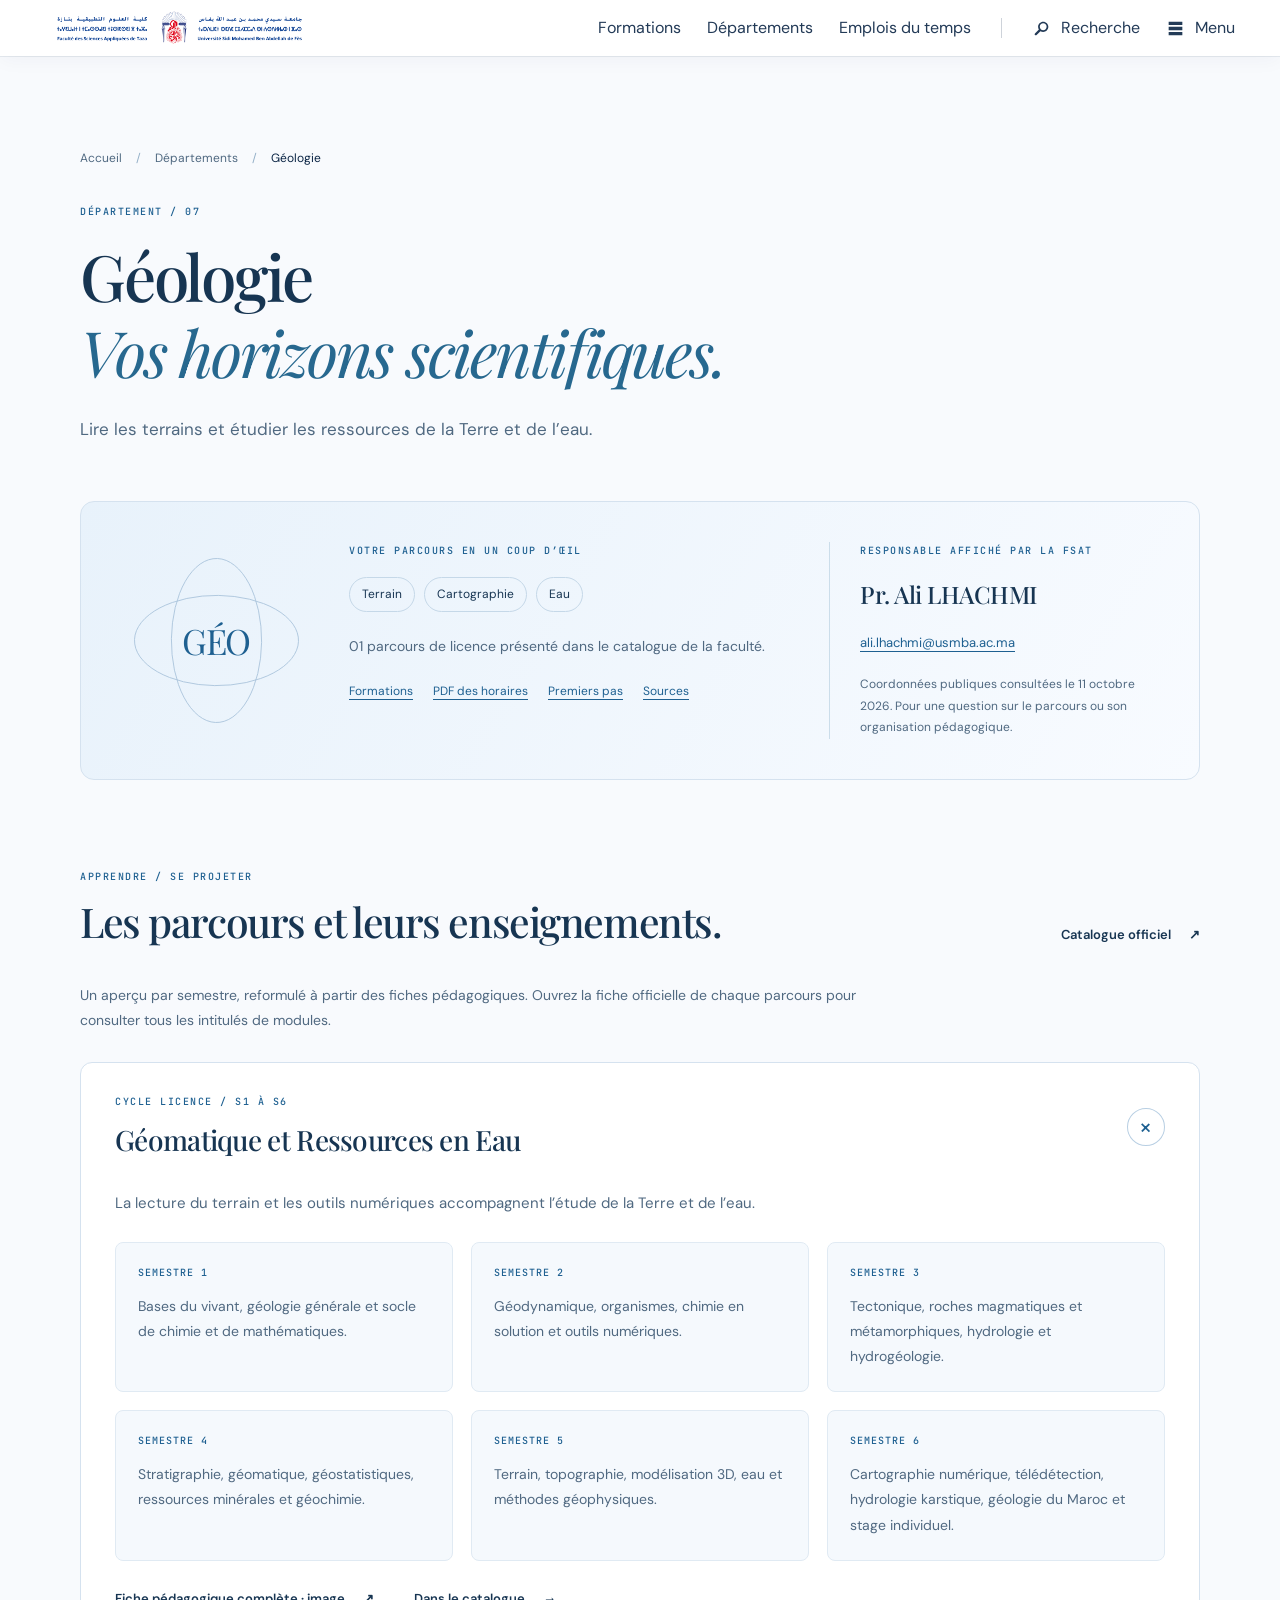
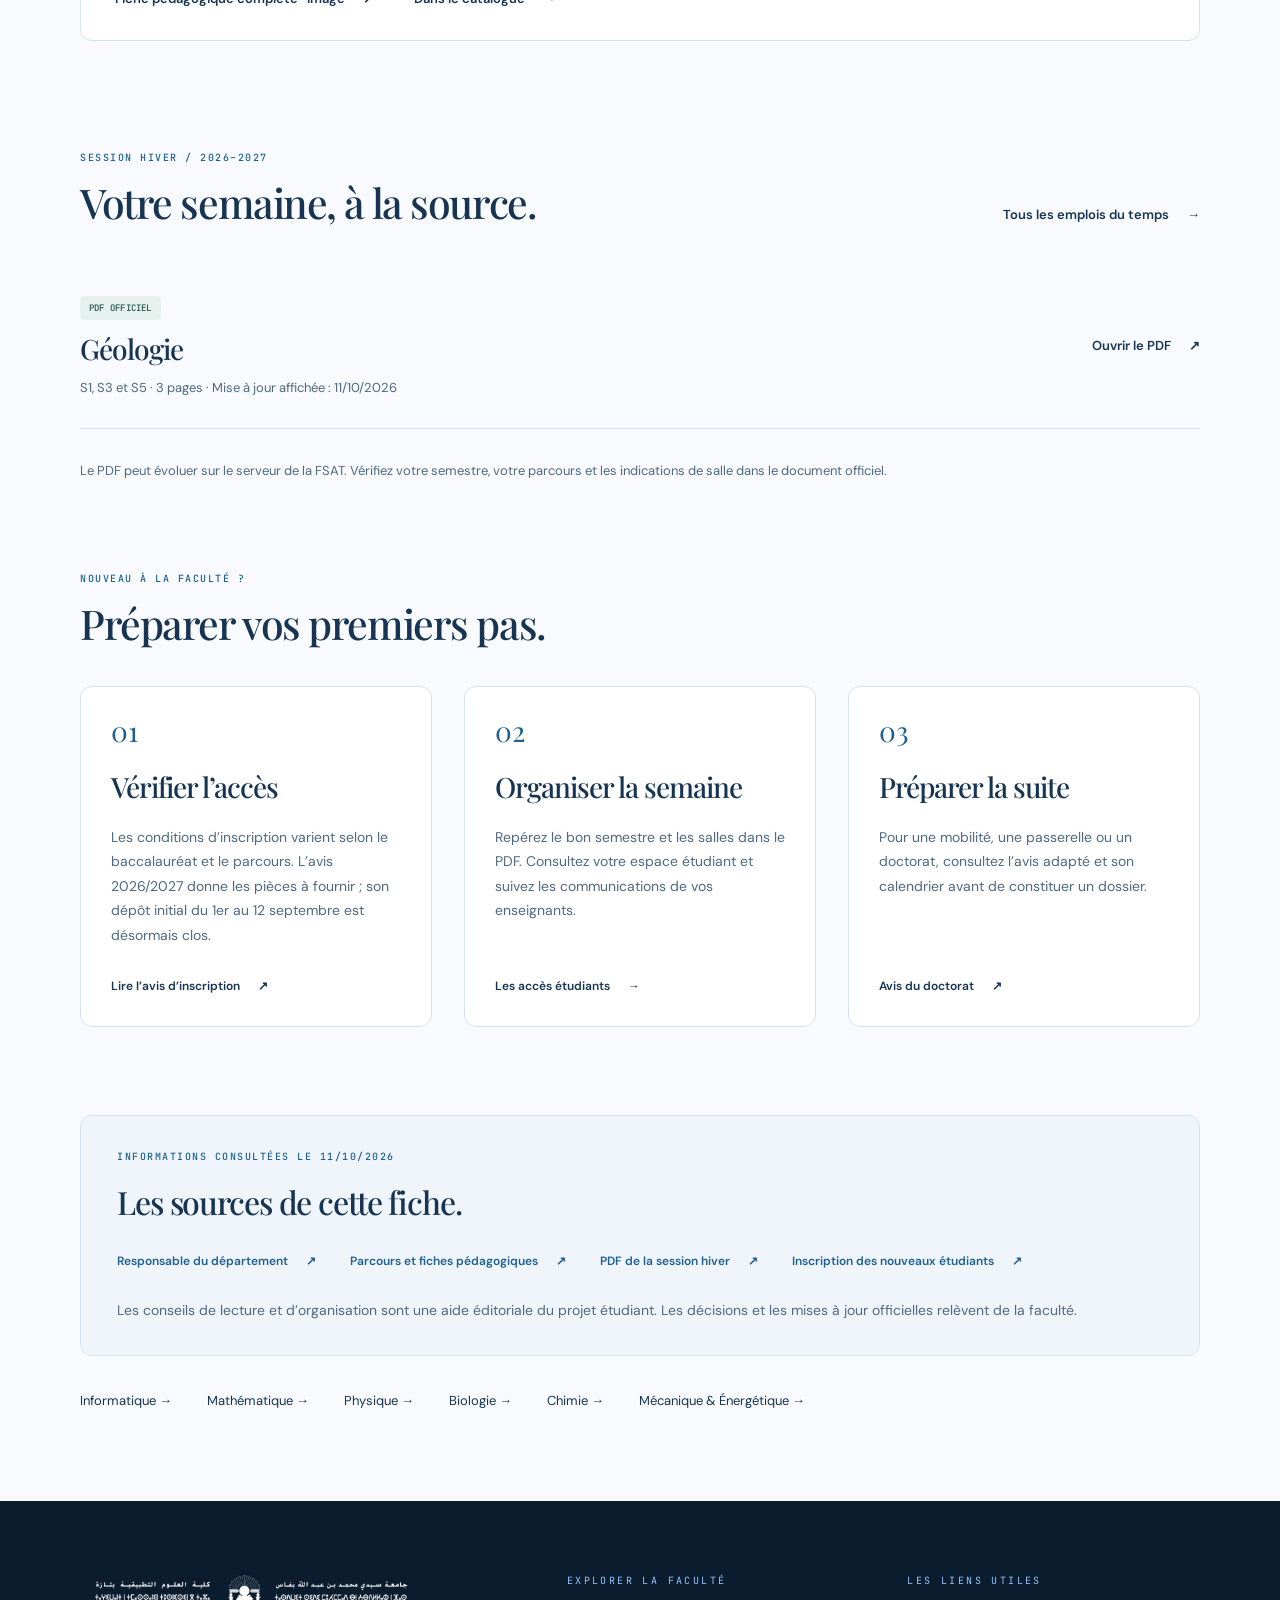
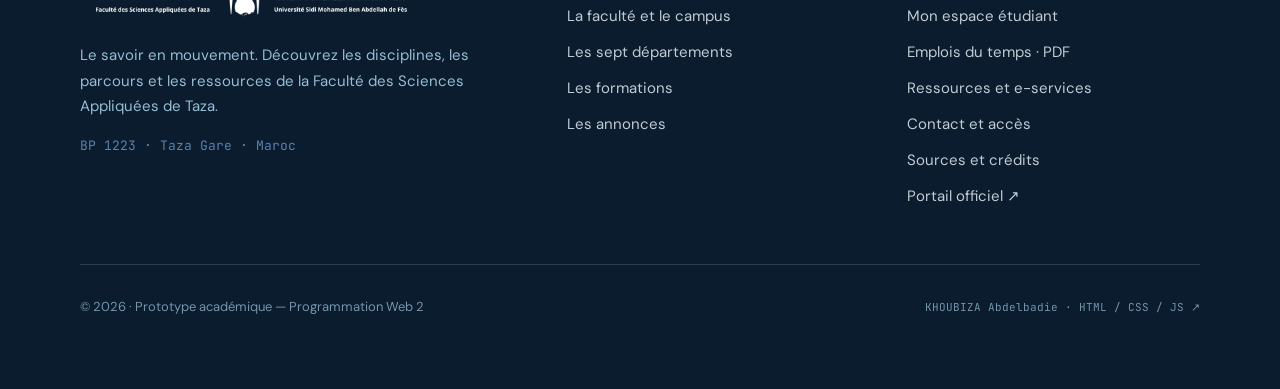
<file: departement-geologie.html>
<!doctype html>
<html lang="fr" class="no-js">
<head>
  <meta charset="utf-8">
  <meta name="viewport" content="width=device-width, initial-scale=1">
  <meta name="description" content="Parcours de licence, aperçu des enseignements, responsable et PDF des horaires du département Géologie. Sources officielles FSAT.">
  <meta name="robots" content="noindex, nofollow">
  <title>Géologie — FSAT Taza | Prototype Web 2</title>
  <link rel="icon" href="assets/favicon.svg" type="image/svg+xml">
  <link rel="stylesheet" href="assets/fonts.css">
  <link rel="stylesheet" href="assets/styles.css">
  <link rel="stylesheet" href="assets/pages.css">
  <link rel="stylesheet" href="assets/etudiants.css">
  <script src="assets/app.js" defer></script>
</head>
<body class="inner-page">
  <a class="skip-link" href="#contenu">
   Aller au contenu
  </a>
  <div class="site-shell">
   <header class="global-header is-compressed" id="global-header">
    <div class="header-inner">
     <a aria-label="Faculté des Sciences Appliquées de Taza - USMBA" class="brand" href="index.html">
      <img alt="FSAT - USMBA" class="brand-logo" src="assets/logo-fsat.png"/>
     </a>
     <nav class="primary-nav">
      <a class="primary-link" href="formations.html">
       Formations
      </a>
      <a class="primary-link" href="faculte.html#departements">
       Départements
      </a>
      <a class="primary-link" href="emplois-du-temps.html">
       Emplois du temps
      </a>
      <span aria-hidden="true" class="nav-divider">
      </span>
      <button aria-controls="search-panel" aria-expanded="false" aria-label="Recherche" class="header-action" id="search-toggle" type="button">
       <span class="action-icon">
        <svg class="icon" fill="currentColor" viewbox="0 0 25 25">
         <path d="M3.939 21.06C3.356 20.477 3.356 19.519 3.939 18.935L9.043 13.853C8.376 12.811 8.001 11.562 8.001 10.25C8.001 6.521 11.022 3.501 14.749 3.501C18.478 3.501 21.498 6.521 21.498 10.25C21.498 13.978 18.477 16.998 14.749 16.998C13.437 16.998 12.187 16.623 11.146 15.956L6.064 21.06C5.48 21.644 4.522 21.644 3.939 21.06ZM14.749 14.749C17.228 14.749 19.248 12.729 19.248 10.25C19.248 7.771 17.227 5.751 14.749 5.751C12.271 5.751 10.251 7.772 10.251 10.25C10.251 12.728 12.27 14.749 14.749 14.749Z">
         </path>
        </svg>
       </span>
       Recherche
      </button>
      <button aria-controls="mega-menu" aria-expanded="false" aria-label="Menu" class="header-action" id="menu-toggle" type="button">
       <span class="action-icon">
        <svg class="icon" fill="currentColor" viewbox="0 0 25 25">
         <path d="M21.498 7.626C21.498 7.834 21.332 8.001 21.123 8.001H3.877C3.668 8.001 3.502 7.834 3.502 7.626V3.877C3.502 3.669 3.668 3.502 3.877 3.502H21.122C21.331 3.502 21.497 3.669 21.497 3.877L21.498 7.626ZM21.498 14.375C21.498 14.583 21.332 14.75 21.123 14.75H3.877C3.668 14.75 3.502 14.583 3.502 14.375V10.625C3.502 10.417 3.668 10.25 3.877 10.25H21.122C21.331 10.25 21.497 10.417 21.497 10.625L21.498 14.375ZM21.498 21.123C21.498 21.331 21.332 21.498 21.123 21.498H3.877C3.668 21.498 3.502 21.331 3.502 21.123V17.374C3.502 17.166 3.668 16.999 3.877 16.999H21.122C21.331 16.999 21.497 17.166 21.497 17.374L21.498 21.123Z">
         </path>
        </svg>
       </span>
       Menu
      </button>
     </nav>
    </div>
    <div class="search-panel" hidden="" id="search-panel">
     <form class="search-form" role="search">
      <span class="search-symbol">
       <svg class="icon" fill="currentColor" viewbox="0 0 25 25">
        <path d="M3.939 21.06C3.356 20.477 3.356 19.519 3.939 18.935L9.043 13.853C8.376 12.811 8.001 11.562 8.001 10.25C8.001 6.521 11.022 3.501 14.749 3.501C18.478 3.501 21.498 6.521 21.498 10.25C21.498 13.978 18.477 16.998 14.749 16.998C13.437 16.998 12.187 16.623 11.146 15.956L6.064 21.06C5.48 21.644 4.522 21.644 3.939 21.06ZM14.749 14.749C17.228 14.749 19.248 12.729 19.248 10.25C19.248 7.771 17.227 5.751 14.749 5.751C12.271 5.751 10.251 7.772 10.251 10.25C10.251 12.728 12.27 14.749 14.749 14.749Z">
        </path>
       </svg>
      </span>
      <input aria-controls="search-results" aria-label="Rechercher sur le portail de la FSAT" autocomplete="off" class="search-input" id="site-search" placeholder="Rechercher sur le portail de la FSAT (formations, départements, avis)…" type="search"/>
      <button class="search-close" id="search-close" type="button">
       Fermer
      </button>
     </form>
     <div aria-live="polite" class="search-results" hidden="" id="search-results">
     </div>
    </div>
   </header>
   <div aria-hidden="true" aria-label="Navigation du portail FSAT" aria-modal="true" class="mega-menu" hidden="" id="mega-menu" role="dialog">
    <div class="menu-left">
     <div aria-hidden="true" class="menu-watermark">
      <div class="watermark-layout">
       <div class="watermark-left">
        <div class="watermark-left-box">
         <div class="watermark-left-align">
          <div class="watermark-left-flip">
           <div class="watermark-left-canvas">
            <div class="watermark-left-position">
             <div class="watermark-left-clip">
              <div class="watermark-left-vector">
               <svg class="watermark-svg" fill="none" height="499.98" preserveaspectratio="none" viewbox="0 0 213.991 499.98" width="213.991">
                <path d="M73.3944 43.9831C51.8937 44.3129 34.3095 25.8983 27.8203 6.93033C27.2939 5.39186 25.2399 1.24588 26.6062 0C26.8688 0.0603036 27.1294 0.129337 27.3876 0.20698C29.0815 0.731191 30.9103 1.85934 32.5718 2.38343C50.1961 7.94297 73.069 17.0356 75.0573 38.3539C75.2003 39.8881 74.9607 40.713 74.4974 42.1809C76.8172 44.3584 79.1658 46.3023 81.4638 48.5016C88.1142 54.8672 94.4549 61.5474 100.466 68.5199C104.225 72.8413 107.691 77.4094 111.243 81.9007C111.672 82.4425 112.097 82.9792 112.575 83.479L112.93 83.2653C113.665 78.6385 107.948 74.1747 105.309 70.4453C93.0439 53.1091 88.8891 30.0732 91.207 9.21338C91.363 7.80562 91.591 3.83665 93.2279 3.66868C95.0189 4.25211 97.7567 7.3857 99.1537 8.78354C112.531 22.1717 131.236 62.144 114.019 78.2559C114.2 82.6687 114.673 86.5935 117.302 90.2656C127.024 103.85 135.068 118.131 142.334 133.144C143.051 135.044 143.66 136.771 144.723 138.511L144.682 134.533C144.69 133.134 143.053 130.64 142.337 129.251C141.009 126.699 139.783 124.095 138.663 121.444C131.723 105.282 131.241 82.0564 136.372 65.3043C138.038 59.8651 140.325 56.7099 141.945 52.2438C153.881 66.6011 164.682 111.836 151.615 129.395C150.294 131.172 148.302 133.015 146.884 134.797C146.988 137.477 146.883 140.992 147.156 143.562C147.675 145.958 148.751 148.751 149.732 150.982C153.941 160.544 156.435 170.508 159.346 180.488C161.044 186.308 161.942 191.706 162.993 197.647C164.534 191.874 163.233 188.375 161.916 182.639C156.509 159.079 160.053 133.817 175.94 114.925C176.92 113.759 177.716 112.767 178.819 111.699C186.053 126.709 186.407 160.219 180.92 176.256C178.315 183.872 173.861 189.726 166.569 193.38C166.282 196.591 165.511 199.727 163.965 202.565C165.252 209.458 166.26 215.518 166.948 222.505C168.212 235.354 168.708 247.681 168.917 260.578C170.603 257.527 170.799 256.674 170.655 253.15C170.52 249.864 170.362 246.436 170.431 243.15C170.837 224.133 178.212 205.928 191.159 191.993C193.163 189.84 201.259 181.497 203.829 182C205.409 183.811 205.209 194.22 204.974 196.867C203.161 217.294 196.447 253.876 172.406 258.383C171.357 260.737 169.435 264.365 169.085 266.778C168.405 271.46 168.943 276.492 168.541 281.221C167.509 293.337 166.426 305.254 163.674 317.126C163.449 318.097 161.843 324.965 161.843 325.596L162.086 325.818C163.117 325.014 164.244 320.427 164.506 319.033C169.184 294.159 186.817 271.907 210.849 263.365C211.566 263.11 213.179 262.878 213.991 262.78C213.92 265.135 213.991 268.873 213.518 271.076C209.5 289.836 188.944 331.647 165.377 325.488C160.964 329.077 158.799 336.288 157.181 341.502C156.056 345.184 154.812 348.832 153.45 352.434C147.681 367.692 142.271 379.047 134.522 393.151L134.594 393.533C136.895 393.826 142.258 382.106 143.695 379.834C152.977 365.166 166.856 354.534 184.009 351.013C189.19 349.913 195.466 350.299 200.568 349.832C198.995 363.902 184.247 380.338 173.529 388.845C164.149 396.291 149.162 401.031 138.151 394.183C136.629 395.159 132.074 397.939 131.09 399.168C128.037 402.992 125.296 408.154 122.432 412.139C115.618 421.618 108.145 430.813 99.9066 439.084C98.0417 440.957 96.8238 442.485 94.7279 444.194C95.2588 444.116 97.0758 443.859 97.3987 443.602C101.573 440.267 104.757 436.07 109.054 432.625C121.925 422.31 137.686 420.505 153.57 422.586C158.409 423.219 166.649 426.06 171.056 428.009C166.242 438.458 150.476 446.937 140.154 451.145C127.965 456.116 106.917 458.837 98.3017 446.182C96.6718 446.553 92.104 447.099 91.23 447.676C87.4552 450.172 83.8535 453.818 80.1528 456.605C68.7473 465.191 56.2546 473.276 42.8415 478.284C44.6552 478.401 46.026 478.597 47.7397 477.856C53.7041 475.281 59.9332 471.567 66.3097 470.047C82.7161 466.137 100.777 471.418 114.34 480.932C116.713 482.604 119.773 484.69 121.645 486.812C121.785 486.971 121.919 487.137 122.046 487.306C115.317 494.212 104.079 496.907 94.7799 498.779C92.318 499.276 88.4411 499.002 86.0442 499.98H80.066C77.3695 499.031 74.992 499.227 72.2319 498.819C69.7615 498.452 66.9482 497.645 64.5862 496.853C56.0199 493.98 50.6347 489.794 46.6467 481.656C45.1116 481.162 40.8742 480.049 39.3001 480.338C34.9598 481.13 28.3721 484.035 24.2079 485.262C21.0426 486.196 2.23209 490.503 0.339774 490.058C-0.215602 489.207 0.00598846 487.726 0.324575 486.837C0.983646 484.995 5.62924 484.484 7.19707 484.108C10.1973 483.384 13.1679 482.917 16.1004 482.181C23.08 480.431 29.8929 478.125 36.6146 475.577C38.6432 474.809 40.6576 474.215 42.5919 473.208C42.9794 470.746 44.313 468.396 44.4264 465.932C44.5273 463.736 44.1636 461.106 44.0998 458.903C44.0866 455.116 43.8815 449.546 44.72 445.876C48.0221 431.425 54.9863 418.371 66.5104 408.88C70.0263 405.983 73.8773 404.098 77.6196 401.608C78.231 401.2 78.4119 401.159 79.0846 401.278L79.2844 401.697C79.0927 403.682 78.6809 405.621 78.3019 407.611C74.8869 425.503 74.7431 446.886 60.8455 460.49C56.2489 464.99 52.6037 467.567 46.081 467.714C45.8157 469.115 45.2177 471.159 44.8454 472.587C50.2494 469.144 57.555 466.274 62.9001 462.775C69.9796 458.14 90.653 444.456 94.6939 437.657C94.7679 428.351 93.4649 425.635 91.034 416.867C89.9101 412.815 90.0601 404.093 90.1781 399.677C90.626 382.937 98.4977 362.866 110.688 351.297C111.138 354.862 111.19 358.805 111.683 362.444C112.902 371.448 114.046 379.866 114.364 389.004C114.837 402.604 114.067 414.366 104.618 425.168C103.645 426.17 102.309 427.61 101.145 428.363C97.1858 430.921 96.6468 430.747 96.9228 435.689L97.2168 435.884C97.7687 435.65 99.8536 433.043 100.549 432.317C110.104 422.256 118.647 411.276 126.052 399.54C128.348 395.921 130.524 392.569 132.366 388.674C131.715 385.768 131.97 383.079 131.065 380.431C130.04 377.531 127.55 375.25 126.114 372.631C114.337 351.15 114.43 320.987 126.108 299.457C127.199 303.303 128.905 305.949 130.201 309.445C136.283 325.845 145.646 344.685 142.041 362.558C141.305 366.406 139.997 372.189 137.474 375.294C133.262 380.48 133.909 379.837 133.971 386.433C134.431 385.362 134.943 384.294 135.5 383.269C139.838 375.294 143.351 366.976 146.747 358.556C149.875 350.654 152.596 342.593 154.897 334.41C155.968 330.569 156.806 326.694 157.888 322.808C155.859 319.075 155.231 314.913 151.61 312.337C135.383 300.792 127.197 277.922 126.363 258.63C126.231 255.573 126.299 241.812 128.132 239.903L128.478 239.983C130.02 241.36 135.714 249.27 137.253 251.221C147.95 264.783 159.447 279.573 160.538 297.491C160.867 302.887 159.821 309.188 156.112 313.397C156.664 315.243 158.063 318.019 158.841 320.173C159.137 316.422 160.094 313.495 160.687 309.958C161.377 305.843 162.089 301.609 162.731 297.491C164.821 283.47 165.768 269.301 165.564 255.128C161.413 249.759 161.091 247.73 154.072 245.4C150.189 244.111 145.043 240.143 142.156 237.221C127.688 222.574 120.557 202.666 120.873 182.204C121.522 183.092 122.198 183.968 123.043 184.645C137.967 196.599 155.398 207.479 161.26 226.912C163.005 232.694 164.052 241.078 161.651 247.013C162.321 247.874 164.244 250.615 165.209 250.495C167.502 246.908 160.178 191.372 156.105 184.892C155.707 184.258 151.844 181.252 150.844 180.471C143.042 180.105 140.52 180.461 133.113 176.882C116.314 168.766 106.409 153.326 100.501 136.194C100.07 134.944 99.7656 134.19 100.336 133.026C102.911 133.642 107.448 135.833 110.196 136.802C129.66 143.667 154.104 154.06 151.778 179.193C153.175 180.018 154.682 181.031 156.06 181.915C154.957 176.471 152.864 170.354 151.191 165.035C148.041 155.016 144.394 145.568 140.285 135.904C138.645 132.048 136.53 128.312 134.967 124.359C132.693 123.653 130.165 122.624 127.896 121.786C117.762 124.453 115.274 125.301 104.733 122.097C90.65 117.817 78.6953 106.269 71.9364 93.3917C74.7734 93.9268 77.5836 94.0263 80.4606 94.1732C97.1968 95.0287 118.991 95.2684 126.832 113.332C127.57 115.03 128.235 119.005 128.868 120.013C129.733 120.614 132.441 122.221 133.355 121.512C133.352 121.462 133.358 121.211 133.339 121.173C127.073 108.881 119.768 96.6727 111.753 85.4649C109.564 82.4051 107.768 79.4132 105.745 77.8774C103.276 77.5277 101.887 77.3683 99.4067 76.7915C99.2707 76.8864 99.1347 76.9805 98.9977 77.0737C91.715 82.0239 83.3251 82.9907 74.7815 81.9816C62.1525 80.4905 49.2033 71.9308 42.2067 61.4799C44.2421 61.0558 46.3954 61.0226 48.5005 60.5463C64.7311 56.8737 85.7873 53.943 97.0328 69.433C98.0217 70.7961 98.9257 73.7149 99.9126 75.4046C101.462 75.5701 103.001 75.8327 104.538 76.0772C102.923 73.1323 98.4147 68.5207 96.0588 65.8278C90.4621 59.4331 80.4669 48.5116 73.3944 43.9831Z" fill="#F5F0E8">
                </path>
                <path d="M141.967 133.186C143.616 133.268 143.466 133.058 144.305 134.574L144.345 138.547C143.287 136.809 142.681 135.084 141.967 133.186Z" fill="#F5F0E8">
                </path>
               </svg>
              </div>
             </div>
            </div>
           </div>
          </div>
         </div>
        </div>
       </div>
       <div class="watermark-letters">
        <div class="watermark-letters-grid">
         <div class="watermark-letters-position">
          <div class="watermark-letters-clip">
           <div class="watermark-letters-vector">
            <svg class="watermark-svg" fill="none" height="242.614" preserveaspectratio="none" viewbox="0 0 496.083 242.614" width="496.083">
             <path d="M53.0484 17.0646C37.4678 17.0646 26.0915 20.7742 18.9193 28.1937C11.9946 35.613 7.17206 48.8444 4.45162 67.8874C4.45162 68.3821 3.70969 68.6293 2.22582 68.6293C0.741949 68.6293 0 68.3821 0 67.8874C0.494624 64.9196 0.989264 60.5917 1.48388 54.9034C2.22583 49.2152 2.8441 43.1561 3.33872 36.726C3.83335 30.0485 4.20431 23.7421 4.45162 17.8065C4.94624 11.6237 5.19355 6.55378 5.19355 2.59677C5.19355 1.36021 5.9355 0.741936 7.41937 0.741936C8.90324 0.741936 9.64518 1.36021 9.64518 2.59677C9.64518 5.0699 10.758 6.92475 12.9839 8.16132C15.457 9.15057 18.1775 9.89252 21.1452 10.3872C24.3602 10.6344 27.0806 10.7581 29.3065 10.7581C50.5753 11.5 75.4302 11.871 103.871 11.871C121.43 11.871 135.28 11.7473 145.419 11.5C155.806 11.0054 165.823 10.7581 175.468 10.7581C183.63 10.7581 189.935 10.2635 194.387 9.27424C199.086 8.03768 202.054 5.44088 203.29 1.48387C203.538 0.49462 204.28 0 205.516 0C206.753 0 207.371 0.49462 207.371 1.48387C207.124 5.19357 206.753 10.1399 206.258 16.3226C205.764 22.5055 205.393 29.0593 205.145 35.984C204.898 42.6615 204.651 48.968 204.403 54.9034C204.156 60.5917 204.032 64.9196 204.032 67.8874C204.032 68.3821 203.29 68.6293 201.807 68.6293C200.323 68.6293 199.581 68.3821 199.581 67.8874C199.581 48.8444 196.366 35.613 189.935 28.1937C183.506 20.7742 171.758 17.0646 154.693 17.0646C143.07 17.0646 134.291 17.5592 128.355 18.5485C122.667 19.2904 118.833 21.3925 116.855 24.855C115.124 28.07 114.258 33.6346 114.258 41.5486V212.565C114.258 219.737 115.124 225.178 116.855 228.888C118.586 232.598 122.048 235.071 127.242 236.308C132.683 237.544 140.845 238.162 151.726 238.162C152.22 238.162 152.468 238.904 152.468 240.388C152.468 241.872 152.22 242.614 151.726 242.614C145.295 242.614 138 242.491 129.839 242.243C121.925 241.996 113.269 241.872 103.871 241.872C94.9678 241.872 86.4356 241.996 78.2743 242.243C70.3603 242.491 63.0646 242.614 56.3871 242.614C55.8925 242.614 55.6453 241.872 55.6453 240.388C55.6453 238.904 55.8925 238.162 56.3871 238.162C67.0216 238.162 75.0592 237.544 80.5001 236.308C85.9409 235.071 89.5269 232.598 91.2582 228.888C93.2366 225.178 94.2259 219.737 94.2259 212.565V40.8066C94.2259 32.8926 93.2366 27.3281 91.2582 24.113C89.2796 20.6506 85.3226 18.6721 79.3872 18.1775C73.4517 17.4355 64.6721 17.0646 53.0484 17.0646Z" fill="#F5F0E8">
             </path>
             <path d="M225.405 136.146L228.743 129.468H324.824L327.42 136.146H225.405ZM408.663 238.162C409.652 238.162 410.146 238.904 410.146 240.388C410.146 241.872 409.652 242.614 408.663 242.614C401.738 242.614 394.566 242.367 387.147 241.872C379.974 241.377 373.049 241.13 366.373 241.13C358.706 241.13 352.028 241.377 346.34 241.872C340.899 242.367 334.84 242.614 328.162 242.614C327.173 242.614 326.678 241.872 326.678 240.388C326.678 238.904 327.173 238.162 328.162 238.162C342.012 238.162 350.668 236.307 354.131 232.598C357.84 228.888 357.346 221.839 352.647 211.453L268.808 31.1614L275.856 24.8549L204.259 196.985C198.077 212.071 197.582 222.705 202.775 228.888C207.969 235.071 218.974 238.162 235.792 238.162C237.029 238.162 237.647 238.904 237.647 240.388C237.647 241.872 237.029 242.614 235.792 242.614C228.372 242.614 221.571 242.367 215.388 241.872C209.205 241.377 201.416 241.13 192.018 241.13C183.362 241.13 176.313 241.377 170.872 241.872C165.678 242.367 159.373 242.614 151.953 242.614C150.964 242.614 150.469 241.872 150.469 240.388C150.469 238.904 150.964 238.162 151.953 238.162C158.631 238.162 164.442 236.926 169.388 234.452C174.334 231.979 178.91 227.528 183.114 221.098C187.566 214.668 192.265 205.517 197.211 193.646L274.744 7.04844C275.238 6.30651 275.98 5.93555 276.969 5.93555C278.206 5.93555 278.948 6.30651 279.195 7.04844L365.26 191.791C370.947 204.157 376.017 213.802 380.469 220.727C384.921 227.404 389.372 231.979 393.824 234.452C398.276 236.926 403.222 238.162 408.663 238.162ZM462.325 212.566C462.325 219.738 463.067 225.178 464.551 228.888C466.035 232.598 469.126 235.071 473.825 236.307C478.772 237.544 485.944 238.162 495.341 238.162C495.835 238.162 496.083 238.904 496.083 240.388C496.083 241.872 495.835 242.614 495.341 242.614C489.406 242.614 482.852 242.49 475.68 242.243C468.508 241.996 460.594 241.872 451.938 241.872C443.777 241.872 435.987 241.996 428.567 242.243C421.395 242.49 414.841 242.614 408.905 242.614C408.164 242.614 407.793 241.872 407.793 240.388C407.793 238.904 408.164 238.162 408.905 238.162C418.303 238.162 425.352 237.544 430.051 236.307C434.997 235.071 438.212 232.598 439.696 228.888C441.428 225.178 442.293 219.738 442.293 212.566V40.8067C442.293 33.6346 441.428 28.3174 439.696 24.8549C438.212 21.1453 434.997 18.6722 430.051 17.4356C425.352 15.9517 418.303 15.2097 408.905 15.2097C408.164 15.2097 407.793 14.4679 407.793 12.984C407.793 11.5001 408.164 10.7581 408.905 10.7581C414.841 10.7581 421.395 11.0054 428.567 11.5001C435.987 11.7474 443.777 11.871 451.938 11.871C460.594 11.871 468.508 11.7474 475.68 11.5001C483.1 11.0054 489.654 10.7581 495.341 10.7581C495.835 10.7581 496.083 11.5001 496.083 12.984C496.083 14.4679 495.835 15.2097 495.341 15.2097C485.944 15.2097 478.895 15.9517 474.196 17.4356C469.497 18.9195 466.282 21.5162 464.551 25.2259C463.067 28.9357 462.325 34.3766 462.325 41.5486V212.566Z" fill="#F5F0E8">
             </path>
            </svg>
           </div>
          </div>
         </div>
        </div>
       </div>
       <div class="watermark-right">
        <div class="watermark-right-clip">
         <div class="watermark-right-contents">
          <div class="watermark-right-mask">
           <svg class="watermark-svg" fill="none" height="499.99" preserveaspectratio="none" viewbox="0 0 212.991 499.99" width="212.991">
            <path d="M73.0514 43.984C51.6512 44.3138 34.1492 25.8988 27.6903 6.93047C27.1664 5.39197 25.1219 1.24591 26.4819 0C26.7432 0.0603048 27.0026 0.129339 27.2596 0.206984C28.9456 0.731205 30.7659 1.85937 32.4196 2.38348C49.9616 7.94313 72.7275 17.036 74.7065 38.3546C74.8489 39.8889 74.6104 40.7138 74.1494 42.1818C76.4583 44.3593 78.7959 46.3033 81.0831 48.5025C87.7024 54.8683 94.0131 61.5487 99.9958 68.5212C103.739 72.8427 107.188 77.4109 110.723 81.9024C111.15 82.4441 111.573 82.9808 112.049 83.4806L112.402 83.2669C113.134 78.64 107.444 74.1762 104.818 70.4467C92.6092 53.1101 88.4733 30.0738 90.7802 9.21357C90.9362 7.80577 91.1632 3.83672 92.7921 3.66876C94.5751 4.25219 97.2999 7.38585 98.6899 8.78371C112.005 22.1722 130.623 62.1453 113.486 78.2574C113.666 82.6703 114.137 86.5953 116.753 90.2674C126.431 103.852 134.436 118.134 141.669 133.146C142.382 135.046 142.988 136.773 144.046 138.514L144.006 134.535C144.014 133.136 142.384 130.642 141.672 129.253C140.35 126.701 139.129 124.098 138.015 121.447C131.107 105.284 130.628 82.0581 135.735 65.3056C137.393 59.8663 139.669 56.7111 141.281 52.2449C153.163 66.6025 163.912 111.838 150.908 129.397C149.592 131.174 147.609 133.017 146.198 134.799C146.301 137.479 146.197 140.995 146.468 143.565C146.985 145.961 148.055 148.754 149.033 150.985C153.222 160.547 155.704 170.512 158.602 180.491C160.291 186.311 161.185 191.71 162.231 197.651C163.765 191.878 162.47 188.379 161.159 182.642C155.777 159.082 159.305 133.819 175.118 114.928C176.094 113.762 176.885 112.77 177.983 111.701C185.183 126.711 185.536 160.222 180.075 176.259C177.481 183.875 173.049 189.73 165.791 193.384C165.504 196.595 164.737 199.731 163.199 202.569C164.479 209.462 165.483 215.523 166.167 222.51C167.425 235.358 167.92 247.686 168.128 260.583C169.806 257.532 170.001 256.679 169.857 253.155C169.723 249.869 169.565 246.441 169.635 243.155C170.038 224.138 177.379 205.932 190.265 191.997C192.26 189.844 200.318 181.5 202.876 182.003C204.449 183.814 204.249 194.224 204.016 196.871C202.211 217.299 195.53 253.881 171.601 258.388C170.556 260.742 168.643 264.371 168.294 266.784C167.617 271.466 168.154 276.497 167.753 281.226C166.726 293.343 165.648 305.26 162.909 317.133C162.685 318.104 161.087 324.972 161.087 325.602L161.328 325.824C162.355 325.02 163.477 320.434 163.737 319.04C168.393 294.165 185.944 271.913 209.864 263.371C210.577 263.116 212.183 262.884 212.991 262.786C212.92 265.141 212.99 268.879 212.52 271.082C208.52 289.842 188.061 331.653 164.604 325.494C160.212 329.083 158.057 336.294 156.446 341.509C155.327 345.191 154.088 348.839 152.734 352.441C146.991 367.7 141.606 379.054 133.893 393.159L133.965 393.541C136.255 393.834 141.593 382.113 143.024 379.841C152.263 365.174 166.076 354.541 183.149 351.02C188.306 349.92 194.554 350.306 199.631 349.839C198.065 363.91 183.386 380.345 172.719 388.853C163.382 396.299 148.465 401.039 137.505 394.191C135.99 395.167 131.456 397.947 130.478 399.176C127.439 403 124.71 408.162 121.86 412.147C115.077 421.627 107.64 430.821 99.4399 439.093C97.5829 440.966 96.371 442.494 94.2851 444.203C94.8141 444.125 96.622 443.868 96.944 443.611C101.099 440.276 104.269 436.078 108.544 432.633C121.355 422.319 137.043 420.514 152.853 422.595C157.668 423.228 165.87 426.068 170.256 428.017C165.465 438.467 149.774 446.946 139.499 451.154C127.368 456.125 106.418 458.846 97.8419 446.191C96.22 446.562 91.6742 447.108 90.8032 447.685C87.0464 450.181 83.4615 453.827 79.7782 456.614C68.426 465.201 55.9917 473.286 42.6413 478.293C44.4466 478.41 45.8109 478.606 47.5166 477.865C53.4531 475.29 59.6531 471.577 65.9998 470.057C82.3295 466.147 100.306 471.428 113.805 480.941C116.168 482.613 119.213 484.699 121.077 486.821C121.216 486.98 121.349 487.146 121.476 487.315C114.778 494.222 103.594 496.917 94.3371 498.789C91.8872 499.286 88.0283 499.012 85.6425 499.99H79.6918C77.0079 499.041 74.6415 499.237 71.8945 498.829C69.4356 498.462 66.6354 497.655 64.2843 496.863C55.7582 493.99 50.3981 489.804 46.4287 481.665C44.9008 481.171 40.6832 480.058 39.1165 480.347C34.7964 481.139 28.2395 484.044 24.0948 485.271C20.9443 486.205 2.22169 490.513 0.338169 490.068C-0.214607 489.217 0.00598256 487.736 0.323069 486.846C0.97904 485.004 5.60294 484.493 7.16347 484.117C10.1497 483.393 13.1064 482.926 16.0251 482.19C22.9722 480.44 29.7532 478.134 36.4435 475.586C38.4626 474.818 40.4676 474.224 42.3928 473.218C42.7785 470.756 44.1059 468.406 44.2188 465.942C44.3193 463.746 43.9572 461.115 43.8937 458.912C43.8806 455.125 43.6764 449.555 44.511 445.885C47.7976 431.433 54.7293 418.38 66.1996 408.888C69.6991 405.991 73.532 404.106 77.2568 401.616C77.8654 401.208 78.0455 401.167 78.7152 401.286L78.9139 401.705C78.7232 403.69 78.3132 405.629 77.936 407.619C74.5369 425.511 74.3938 446.895 60.5612 460.499C55.9861 465 52.3579 467.577 45.8656 467.724C45.6016 469.125 45.0064 471.169 44.6358 472.597C50.0146 469.154 57.286 466.284 62.6061 462.785C69.6527 458.149 90.2293 444.465 94.2511 437.665C94.3251 428.359 93.0281 425.643 90.6082 416.876C89.4903 412.824 89.6393 404.101 89.7573 399.685C90.2033 382.944 98.0369 362.874 110.17 351.304C110.618 354.869 110.671 358.812 111.161 362.451C112.374 371.456 113.513 379.873 113.829 389.012C114.3 402.612 113.534 414.375 104.13 425.176C103.162 426.178 101.831 427.618 100.673 428.371C96.732 430.929 96.195 430.755 96.47 435.697L96.763 435.892C97.3119 435.658 99.3869 433.051 100.079 432.325C109.589 422.265 118.092 411.284 125.464 399.548C127.749 395.929 129.915 392.577 131.747 388.682C131.099 385.775 131.354 383.086 130.453 380.438C129.433 377.538 126.954 375.257 125.526 372.639C113.802 351.157 113.895 320.994 125.519 299.463C126.606 303.309 128.303 305.955 129.593 309.451C135.646 325.851 144.966 344.692 141.377 362.566C140.645 366.414 139.342 372.197 136.832 375.301C132.639 380.487 133.283 379.844 133.345 386.44C133.803 385.369 134.312 384.301 134.867 383.276C139.185 375.301 142.68 366.984 146.061 358.563C149.176 350.661 151.884 342.6 154.173 334.416C155.239 330.575 156.073 326.7 157.15 322.815C155.13 319.082 154.505 314.92 150.902 312.343C134.75 300.798 126.604 277.927 125.774 258.635C125.642 255.578 125.71 241.817 127.534 239.908L127.878 239.988C129.413 241.365 135.08 249.275 136.612 251.226C147.258 264.789 158.702 279.578 159.788 297.497C160.115 302.893 159.074 309.194 155.382 313.404C155.931 315.25 157.324 318.026 158.099 320.18C158.393 316.429 159.345 313.502 159.936 309.964C160.623 305.849 161.331 301.615 161.971 297.497C164.051 283.475 164.993 269.307 164.79 255.133C160.658 249.764 160.338 247.735 153.353 245.405C149.488 244.116 144.365 240.148 141.491 237.225C127.092 222.579 119.994 202.67 120.308 182.207C120.954 183.095 121.627 183.971 122.468 184.648C137.322 196.603 154.671 207.483 160.507 226.916C162.243 232.698 163.286 241.083 160.895 247.018C161.563 247.879 163.476 250.62 164.437 250.5C166.719 246.913 159.429 191.376 155.375 184.895C154.979 184.261 151.135 181.255 150.14 180.474C142.373 180.108 139.863 180.464 132.49 176.885C115.77 168.77 105.912 153.329 100.031 136.196C99.6018 134.946 99.2989 134.192 99.8668 133.028C102.43 133.644 106.946 135.835 109.68 136.804C129.055 143.67 153.385 154.063 151.07 179.196C152.46 180.021 153.959 181.034 155.331 181.918C154.233 176.474 152.15 170.358 150.485 165.039C147.349 155.019 143.719 145.571 139.629 135.906C137.997 132.05 135.892 128.314 134.336 124.362C132.073 123.656 129.557 122.627 127.299 121.789C117.211 124.456 114.735 125.303 104.244 122.1C90.2263 117.82 78.3275 106.271 71.6003 93.3935C74.424 93.9287 77.2211 94.0282 80.0846 94.1751C96.743 95.0306 118.434 95.2703 126.241 113.335C126.974 115.033 127.637 119.008 128.267 120.016C129.128 120.617 131.821 122.224 132.732 121.515C132.729 121.465 132.734 121.214 132.715 121.176C126.48 108.883 119.208 96.6747 111.23 85.4666C109.052 82.4067 107.266 79.4148 105.252 77.8789C102.795 77.5292 101.41 77.3699 98.9419 76.7931C98.8069 76.888 98.6709 76.9821 98.5349 77.0753C91.2862 82.0256 82.9357 82.9923 74.432 81.9833C61.862 80.4921 48.9735 71.9323 42.0094 61.4812C44.0354 61.057 46.1786 61.0238 48.2739 60.5475C64.4286 56.8749 85.3865 53.9441 96.579 69.4344C97.5639 70.7975 98.4639 73.7163 99.4459 75.4061C100.988 75.5716 102.519 75.8342 104.051 76.0787C102.442 73.1337 97.9549 68.522 95.61 65.8291C90.0393 59.4343 80.0909 48.5125 73.0514 43.984Z" fill="#F5F0E8">
            </path>
            <path d="M141.25 133.188C142.899 133.27 142.749 133.06 143.588 134.576L143.628 138.549C142.57 136.811 141.964 135.086 141.25 133.188Z" fill="#F5F0E8">
            </path>
           </svg>
          </div>
         </div>
        </div>
       </div>
      </div>
     </div>
<nav class="menu-nav" aria-label="Toutes les rubriques">
<a class="menu-link" href="formations.html"><span class="menu-link-title">Formations<span class="menu-link-rule"></span></span><span aria-hidden="true" class="menu-link-arrow">↗</span></a>
<a class="menu-link" href="faculte.html"><span class="menu-link-title">La faculté<span class="menu-link-rule"></span></span><span aria-hidden="true" class="menu-link-arrow">↗</span></a>
<a class="menu-link" href="faculte.html#departements"><span class="menu-link-title">Départements<span class="menu-link-rule"></span></span><span aria-hidden="true" class="menu-link-arrow">↗</span></a>
<a class="menu-link" href="emplois-du-temps.html"><span class="menu-link-title">Emplois du temps<span class="menu-link-rule"></span></span><span aria-hidden="true" class="menu-link-arrow">↗</span></a>
<a class="menu-link" href="services.html"><span class="menu-link-title">Mon espace étudiant<span class="menu-link-rule"></span></span><span aria-hidden="true" class="menu-link-arrow">↗</span></a>
<a class="menu-link" href="ressources.html"><span class="menu-link-title">Ressources &amp; e-services<span class="menu-link-rule"></span></span><span aria-hidden="true" class="menu-link-arrow">↗</span></a>
<a class="menu-link" href="index.html#actualites"><span class="menu-link-title">Actualités<span class="menu-link-rule"></span></span><span aria-hidden="true" class="menu-link-arrow">↗</span></a>
<a class="menu-link" href="contact.html"><span class="menu-link-title">Contact<span class="menu-link-rule"></span></span><span aria-hidden="true" class="menu-link-arrow">↗</span></a>
<a class="menu-link" href="sources.html"><span class="menu-link-title">Sources &amp; crédits<span class="menu-link-rule"></span></span><span aria-hidden="true" class="menu-link-arrow">↗</span></a>
</nav>

    </div>
    <div class="menu-right">
     <img alt="Bibliothèque universitaire" class="menu-photo" src="assets/menu-image.png"/>
     <div class="menu-image-overlay">
     </div>
     <div class="menu-teaser">
      <h2 class="menu-teaser-title">
       Excellence Académique &amp; Recherche
      </h2>
      <p class="menu-teaser-description">
       Parcours, responsables pédagogiques, emplois du temps et ressources : les repères utiles pour vivre et étudier à la FSAT.
      </p>
      <div class="menu-cta-wrap">
       <a class="menu-cta" href="faculte.html#departements">
        <span class="menu-cta-label">
         Découvrir la Faculté des Sciences Appliquées
        </span>
        <span>
         →
        </span>
       </a>
      </div>
     </div>
    </div>
   </div>
   <main id="contenu" tabindex="-1" class="portal-content">
<section class="page-intro wrap"><nav aria-label="Fil d’Ariane" class="breadcrumbs"><a href="index.html">Accueil</a><span aria-hidden="true">/</span><a href="faculte.html#departements">Départements</a><span aria-hidden="true">/</span><span aria-current="page">Géologie</span></nav><p class="eyebrow">DÉPARTEMENT / 07</p><h1>Géologie<br/><em>Vos horizons scientifiques.</em></h1><p class="lead">Lire les terrains et étudier les ressources de la Terre et de l’eau.</p></section><section class="wrap section section-tight"><div class="department-banner"><div class="discipline-mark" aria-hidden="true"><span>GÉO</span><div class="orbit orbit-one"></div><div class="orbit orbit-two"></div></div><div class="discipline-summary"><p class="eyebrow">VOTRE PARCOURS EN UN COUP D’ŒIL</p><div class="tag-list"><span>Terrain</span><span>Cartographie</span><span>Eau</span></div><p>01 parcours de licence présenté dans le catalogue de la faculté.</p><nav class="jump-links" aria-label="Dans cette fiche"><a href="#parcours">Formations</a><a href="#horaires">PDF des horaires</a><a href="#premiers-pas">Premiers pas</a><a href="#sources-departement">Sources</a></nav></div><aside class="department-contact"><p class="eyebrow">RESPONSABLE AFFICHÉ PAR LA FSAT</p><h2>Pr. Ali LHACHMI</h2><a href="mailto:ali.lhachmi@usmba.ac.ma">ali.lhachmi@usmba.ac.ma</a><p class="small">Coordonnées publiques consultées le 11 octobre 2026. Pour une question sur le parcours ou son organisation pédagogique.</p></aside></div></section><section class="section section-tight wrap" id="parcours"><div class="section-head"><div><p class="eyebrow">APPRENDRE / SE PROJETER</p><h2>Les parcours et leurs enseignements.</h2></div><a class="text-link" href="https://fsat.usmba.ac.ma/licence-fsat/" target="_blank" rel="noopener noreferrer">Catalogue officiel <span aria-hidden="true">↗</span></a></div><p class="reading-note">Un aperçu par semestre, reformulé à partir des fiches pédagogiques. Ouvrez la fiche officielle de chaque parcours pour consulter tous les intitulés de modules.</p><div class="programme-list"><details class="programme" id="programme-geomatique" open><summary><span><span class="eyebrow">CYCLE LICENCE / S1 À S6</span><span class="programme-title">Géomatique et Ressources en Eau</span></span><span class="disclosure-mark" aria-hidden="true">+</span></summary><div class="programme-body"><p>La lecture du terrain et les outils numériques accompagnent l’étude de la Terre et de l’eau.</p><ol class="semester-grid"><li><span class="semester-label">SEMESTRE 1</span><p>Bases du vivant, géologie générale et socle de chimie et de mathématiques.</p></li><li><span class="semester-label">SEMESTRE 2</span><p>Géodynamique, organismes, chimie en solution et outils numériques.</p></li><li><span class="semester-label">SEMESTRE 3</span><p>Tectonique, roches magmatiques et métamorphiques, hydrologie et hydrogéologie.</p></li><li><span class="semester-label">SEMESTRE 4</span><p>Stratigraphie, géomatique, géostatistiques, ressources minérales et géochimie.</p></li><li><span class="semester-label">SEMESTRE 5</span><p>Terrain, topographie, modélisation 3D, eau et méthodes géophysiques.</p></li><li><span class="semester-label">SEMESTRE 6</span><p>Cartographie numérique, télédétection, hydrologie karstique, géologie du Maroc et stage individuel.</p></li></ol><div class="programme-actions"><a class="text-link" href="https://fsat.usmba.ac.ma/wp-content/uploads/2026/06/Geomatique-et-ressources-en-eau.png" target="_blank" rel="noopener noreferrer">Fiche pédagogique complète · image <span aria-hidden="true">↗</span></a><a class="text-link" href="formations.html#geomatique">Dans le catalogue <span aria-hidden="true">→</span></a></div></div></details></div></section><section class="section section-tight wrap" id="horaires"><div class="section-head"><div><p class="eyebrow">SESSION HIVER / 2026–2027</p><h2>Votre semaine, à la source.</h2></div><a class="text-link" href="emplois-du-temps.html">Tous les emplois du temps <span aria-hidden="true">→</span></a></div><div class="schedule-inline"><article><div><span class="status-badge">PDF OFFICIEL</span><h3>Géologie</h3><p>S1, S3 et S5 · 3 pages · Mise à jour affichée : 11/10/2026</p></div><a class="text-link" href="https://fsat.usmba.ac.ma/emplois_fsat/PDF/GBCG.pdf" target="_blank" rel="noopener noreferrer">Ouvrir le PDF <span aria-hidden="true">↗</span></a></article></div><p class="source-note">Le PDF peut évoluer sur le serveur de la FSAT. Vérifiez votre semestre, votre parcours et les indications de salle dans le document officiel.</p></section><section class="section section-tight wrap" id="premiers-pas"><div class="section-head"><div><p class="eyebrow">NOUVEAU À LA FACULTÉ ?</p><h2>Préparer vos premiers pas.</h2></div></div><div class="student-steps"><article><span class="index-number">01</span><h3>Vérifier l’accès</h3><p>Les conditions d’inscription varient selon le baccalauréat et le parcours. L’avis 2026/2027 donne les pièces à fournir ; son dépôt initial du 1er au 12 septembre est désormais clos.</p><a class="text-link" href="https://fsat.usmba.ac.ma/2026/08/26/annonce-relative-a-linscription-des-nouveaux-etudiants-au-titre-de-lannee-universitaire-2026-2027/" target="_blank" rel="noopener noreferrer">Lire l’avis d’inscription <span aria-hidden="true">↗</span></a></article><article><span class="index-number">02</span><h3>Organiser la semaine</h3><p>Repérez le bon semestre et les salles dans le PDF. Consultez votre espace étudiant et suivez les communications de vos enseignants.</p><a class="text-link" href="ressources.html#scolarite">Les accès étudiants <span aria-hidden="true">→</span></a></article><article><span class="index-number">03</span><h3>Préparer la suite</h3><p>Pour une mobilité, une passerelle ou un doctorat, consultez l’avis adapté et son calendrier avant de constituer un dossier.</p><a class="text-link" href="https://fsat.usmba.ac.ma/category/doctorat/" target="_blank" rel="noopener noreferrer">Avis du doctorat <span aria-hidden="true">↗</span></a></article></div></section><section class="wrap section section-tight" id="sources-departement"><div class="source-panel"><p class="eyebrow">INFORMATIONS CONSULTÉES LE 11/10/2026</p><h2>Les sources de cette fiche.</h2><ul><li><a class="text-link" href="https://fsat.usmba.ac.ma/nos-departements-fsat/" target="_blank" rel="noopener noreferrer">Responsable du département <span aria-hidden="true">↗</span></a></li><li><a class="text-link" href="https://fsat.usmba.ac.ma/licence-fsat/" target="_blank" rel="noopener noreferrer">Parcours et fiches pédagogiques <span aria-hidden="true">↗</span></a></li><li><a class="text-link" href="https://fsat.usmba.ac.ma/emplois_fsat/index.php" target="_blank" rel="noopener noreferrer">PDF de la session hiver <span aria-hidden="true">↗</span></a></li><li><a class="text-link" href="https://fsat.usmba.ac.ma/2026/08/26/annonce-relative-a-linscription-des-nouveaux-etudiants-au-titre-de-lannee-universitaire-2026-2027/" target="_blank" rel="noopener noreferrer">Inscription des nouveaux étudiants <span aria-hidden="true">↗</span></a></li></ul><p class="small">Les conseils de lecture et d’organisation sont une aide éditoriale du projet étudiant. Les décisions et les mises à jour officielles relèvent de la faculté.</p></div><nav class="department-switcher" aria-label="Autres départements"><a class="" href="departement-informatique.html">Informatique <span aria-hidden="true">→</span></a><a class="" href="departement-mathematique.html">Mathématique <span aria-hidden="true">→</span></a><a class="" href="departement-physique.html">Physique <span aria-hidden="true">→</span></a><a class="" href="departement-biologie.html">Biologie <span aria-hidden="true">→</span></a><a class="" href="departement-chimie.html">Chimie <span aria-hidden="true">→</span></a><a class="" href="departement-mecanique-energetique.html">Mécanique & Énergétique <span aria-hidden="true">→</span></a></nav></section>
</main>
   <footer class="footer" id="contact">
    <div class="footer-inner">
     <div class="footer-grid">
      <div class="footer-identity">
       <a class="footer-brand" href="index.html" aria-label="Retour à l’accueil"><img class="footer-logo" src="assets/logo-fsat.png" alt="FSAT — Université Sidi Mohamed Ben Abdellah"></a>
       <p class="footer-description">Le savoir en mouvement. Découvrez les disciplines, les parcours et les ressources de la Faculté des Sciences Appliquées de Taza.</p>
       <p class="footer-address">BP 1223 · Taza Gare · Maroc</p>
      </div>
      <div>
       <h2 class="footer-heading">Explorer la faculté</h2>
       <ul class="footer-links">
        <li><a class="footer-link" href="faculte.html">La faculté et le campus</a></li>
        <li><a class="footer-link" href="faculte.html#departements">Les sept départements</a></li>
        <li><a class="footer-link" href="formations.html">Les formations</a></li>
        <li><a class="footer-link" href="index.html#actualites">Les annonces</a></li>
       </ul>
      </div>
      <div>
       <h2 class="footer-heading">Les liens utiles</h2>
       <ul class="footer-links">
        <li><a class="footer-link" href="services.html">Mon espace étudiant</a></li>
        <li><a class="footer-link" href="emplois-du-temps.html">Emplois du temps · PDF</a></li>
        <li><a class="footer-link" href="ressources.html">Ressources et e-services</a></li>
        <li><a class="footer-link" href="contact.html">Contact et accès</a></li>
        <li><a class="footer-link" href="sources.html">Sources et crédits</a></li>
        <li><a class="footer-link" href="https://fsat.usmba.ac.ma/" rel="noopener noreferrer">Portail officiel ↗</a></li>
       </ul>
      </div>
     </div>
     <div class="footer-bottom">
      <p>© 2026 · Prototype académique — Programmation Web 2</p>
      <a class="footer-signature" href="https://github.com/Badie005/fsat-web2-html-css-js">KHOUBIZA Abdelbadie · HTML / CSS / JS ↗</a>
     </div>
    </div>
   </footer>
  </div>
 </body>
</html>
</file>
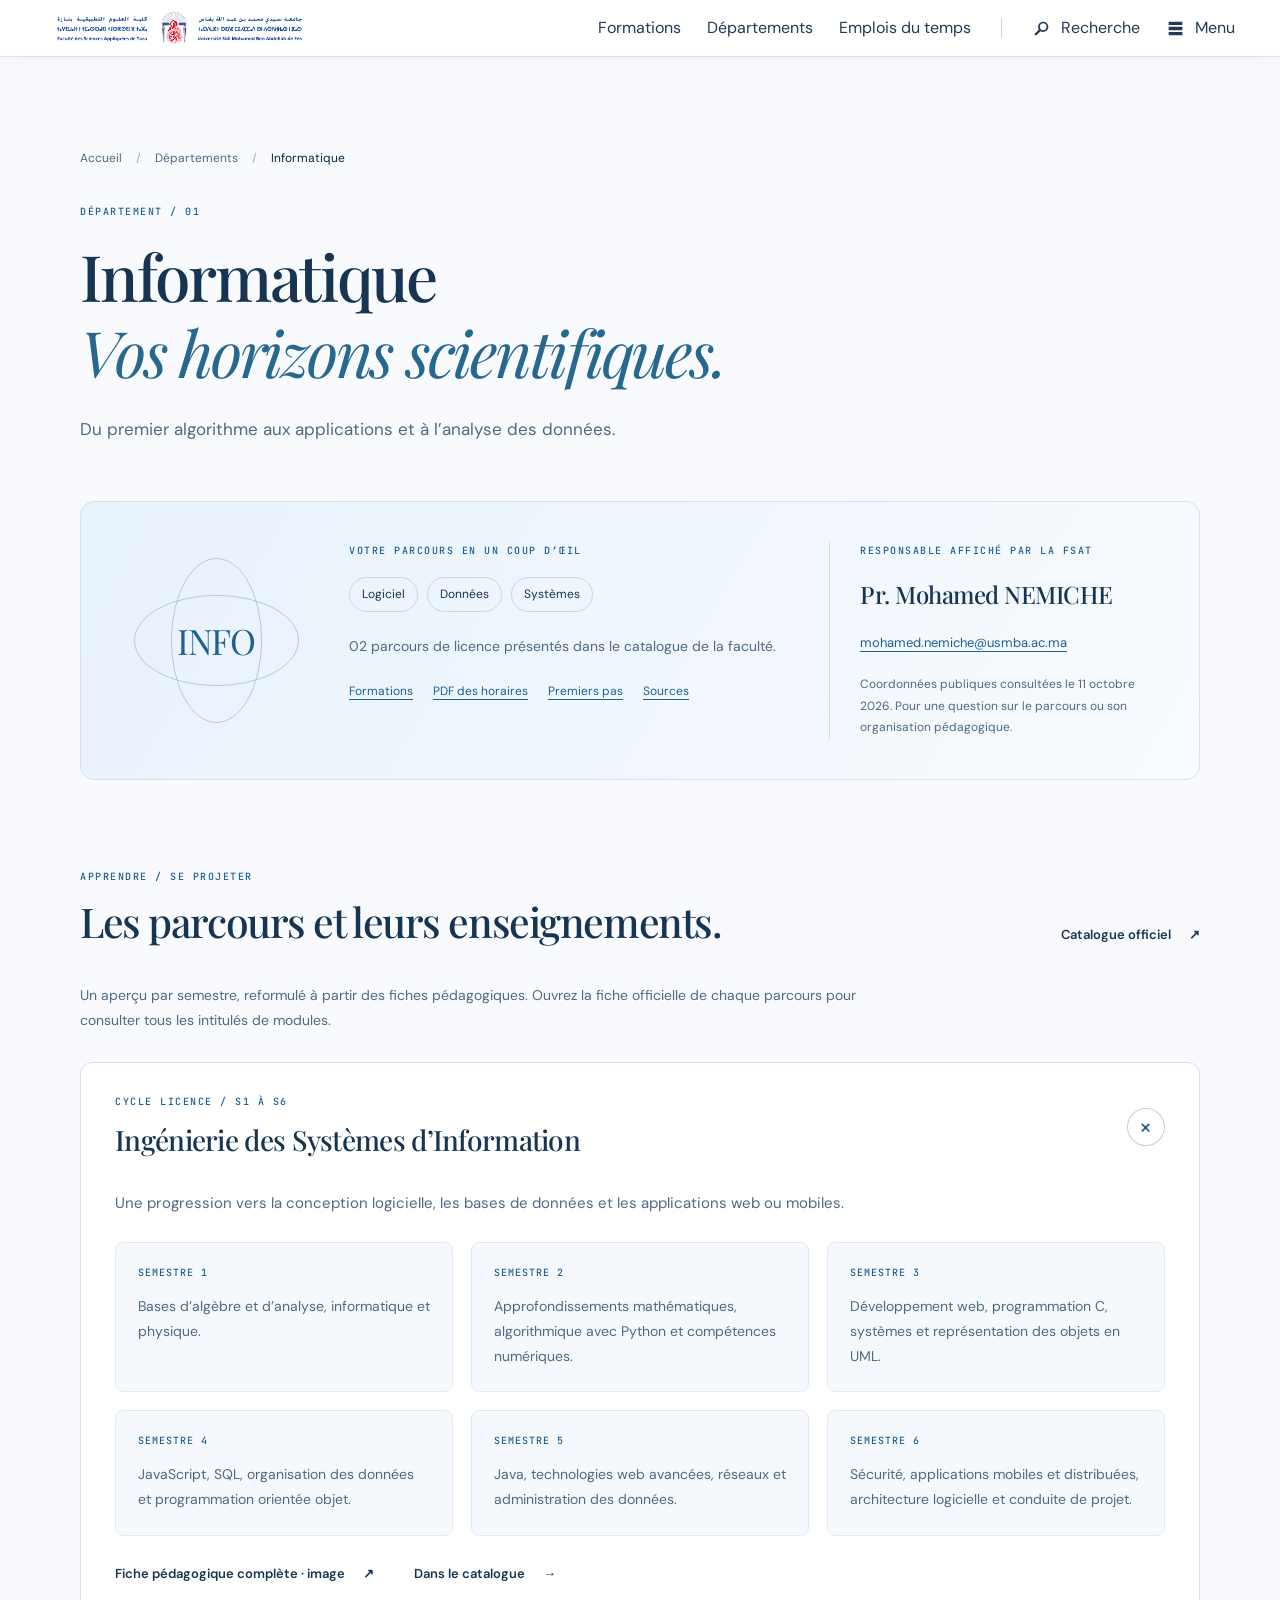
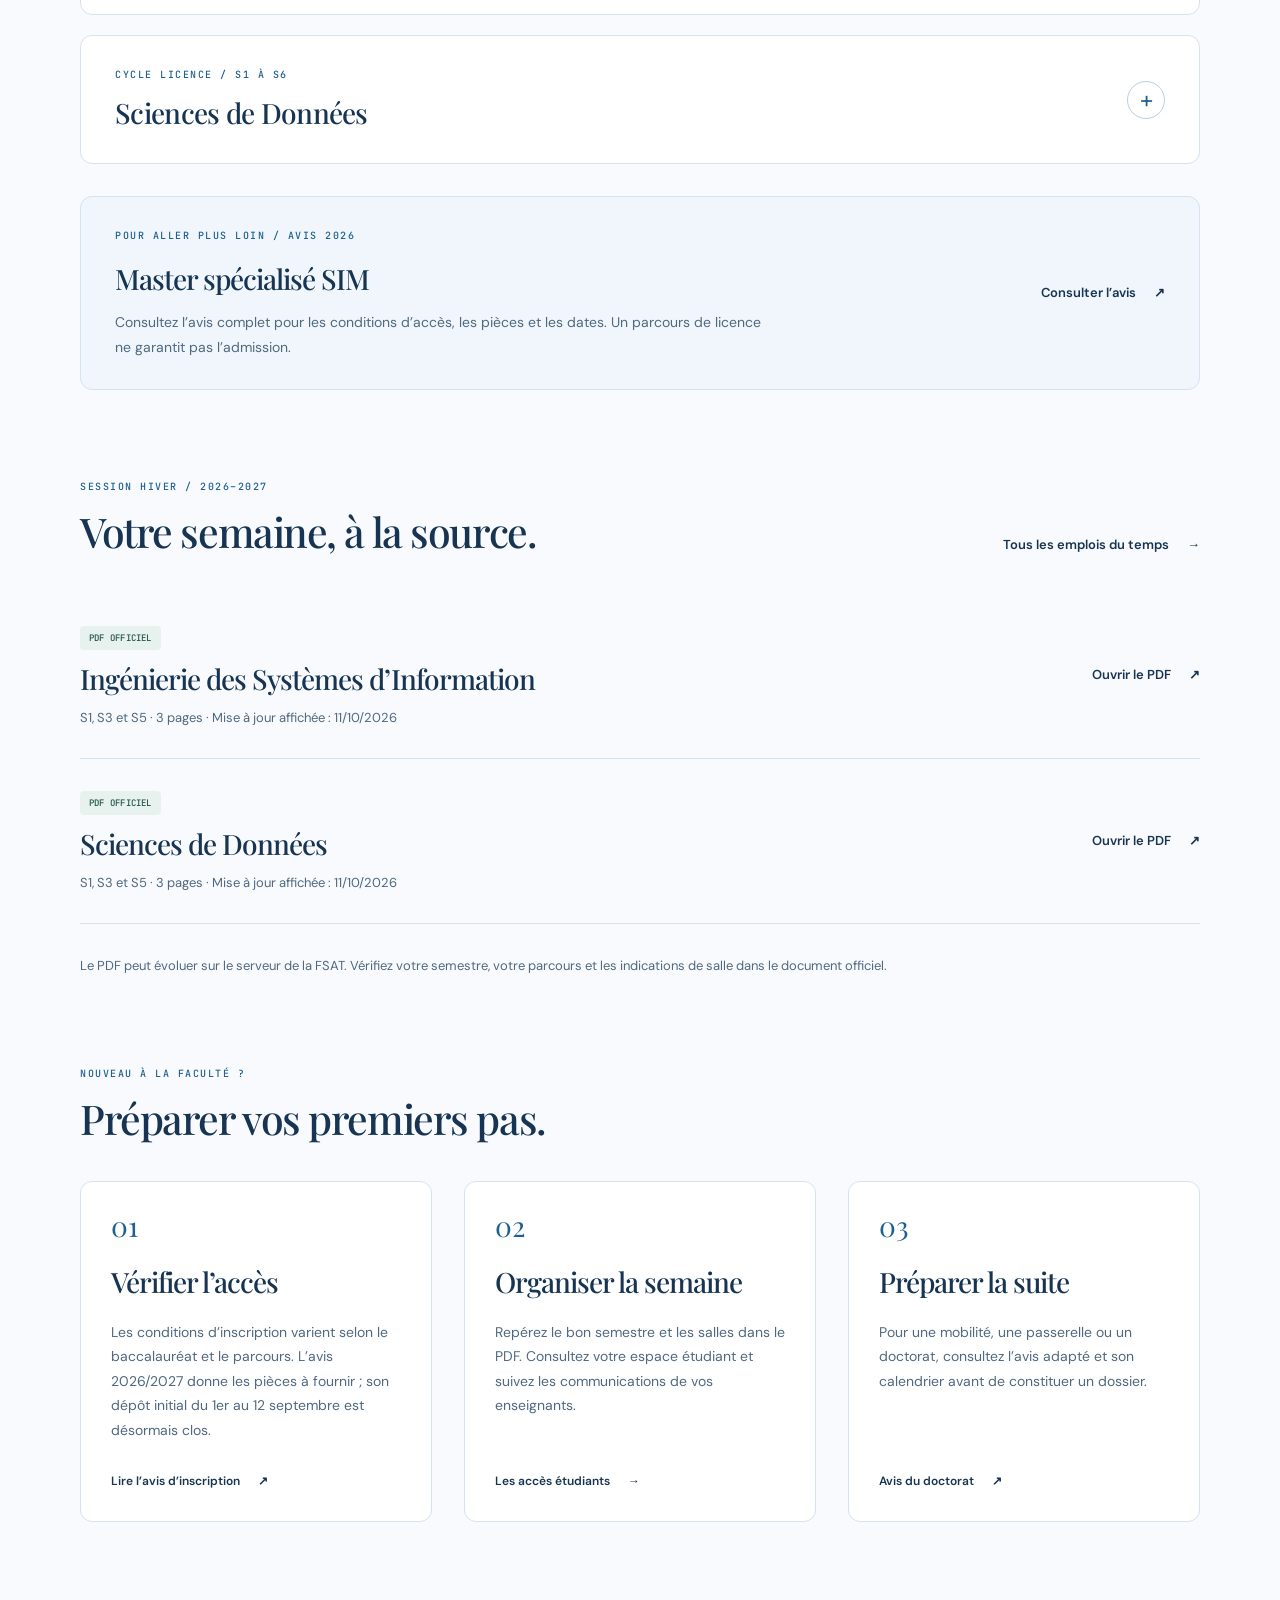
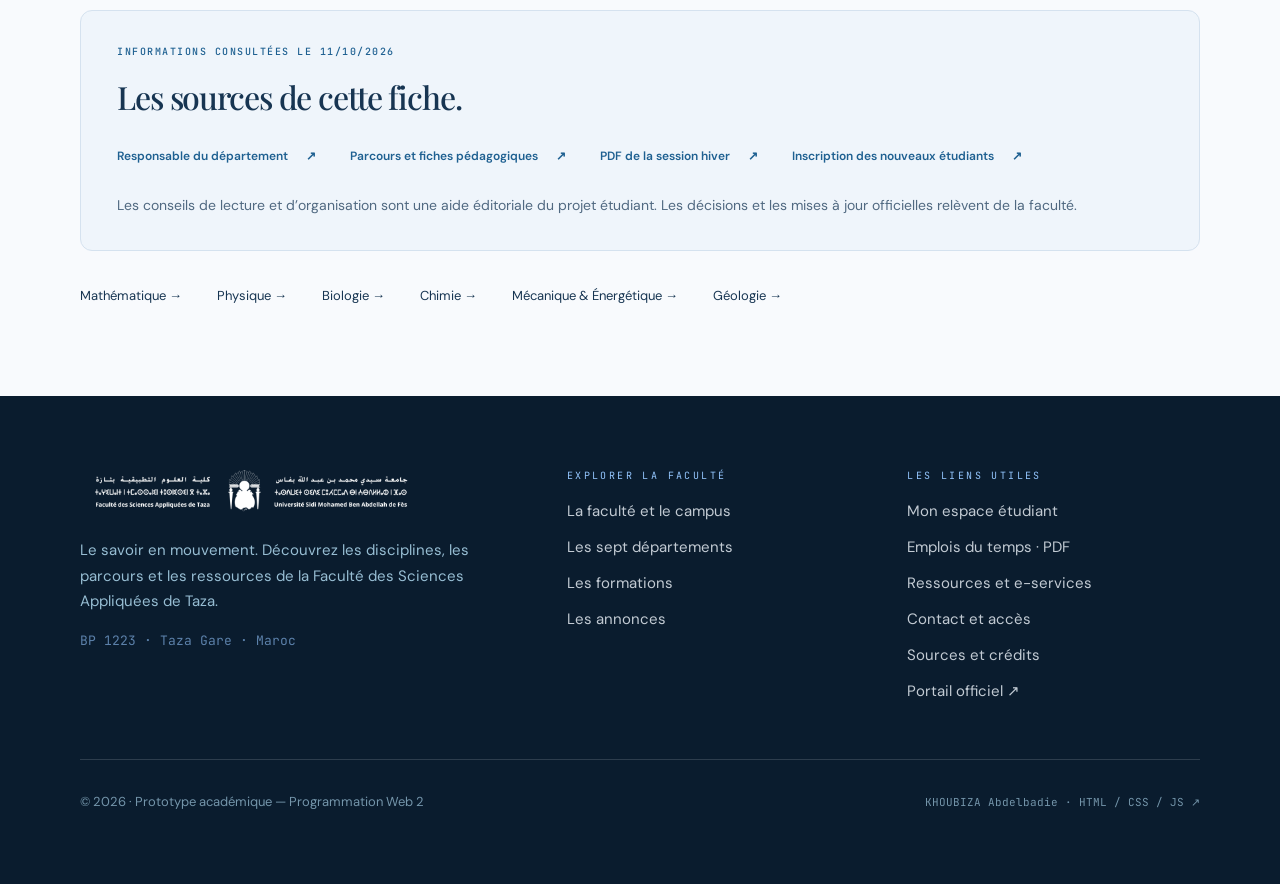
<file: departement-informatique.html>
<!doctype html>
<html lang="fr" class="no-js">
<head>
  <meta charset="utf-8">
  <meta name="viewport" content="width=device-width, initial-scale=1">
  <meta name="description" content="Parcours de licence, aperçu des enseignements, responsable et PDF des horaires du département Informatique. Sources officielles FSAT.">
  <meta name="robots" content="noindex, nofollow">
  <title>Informatique — FSAT Taza | Prototype Web 2</title>
  <link rel="icon" href="assets/favicon.svg" type="image/svg+xml">
  <link rel="stylesheet" href="assets/fonts.css">
  <link rel="stylesheet" href="assets/styles.css">
  <link rel="stylesheet" href="assets/pages.css">
  <link rel="stylesheet" href="assets/etudiants.css">
  <script src="assets/app.js" defer></script>
</head>
<body class="inner-page">
  <a class="skip-link" href="#contenu">
   Aller au contenu
  </a>
  <div class="site-shell">
   <header class="global-header is-compressed" id="global-header">
    <div class="header-inner">
     <a aria-label="Faculté des Sciences Appliquées de Taza - USMBA" class="brand" href="index.html">
      <img alt="FSAT - USMBA" class="brand-logo" src="assets/logo-fsat.png"/>
     </a>
     <nav class="primary-nav">
      <a class="primary-link" href="formations.html">
       Formations
      </a>
      <a class="primary-link" href="faculte.html#departements">
       Départements
      </a>
      <a class="primary-link" href="emplois-du-temps.html">
       Emplois du temps
      </a>
      <span aria-hidden="true" class="nav-divider">
      </span>
      <button aria-controls="search-panel" aria-expanded="false" aria-label="Recherche" class="header-action" id="search-toggle" type="button">
       <span class="action-icon">
        <svg class="icon" fill="currentColor" viewbox="0 0 25 25">
         <path d="M3.939 21.06C3.356 20.477 3.356 19.519 3.939 18.935L9.043 13.853C8.376 12.811 8.001 11.562 8.001 10.25C8.001 6.521 11.022 3.501 14.749 3.501C18.478 3.501 21.498 6.521 21.498 10.25C21.498 13.978 18.477 16.998 14.749 16.998C13.437 16.998 12.187 16.623 11.146 15.956L6.064 21.06C5.48 21.644 4.522 21.644 3.939 21.06ZM14.749 14.749C17.228 14.749 19.248 12.729 19.248 10.25C19.248 7.771 17.227 5.751 14.749 5.751C12.271 5.751 10.251 7.772 10.251 10.25C10.251 12.728 12.27 14.749 14.749 14.749Z">
         </path>
        </svg>
       </span>
       Recherche
      </button>
      <button aria-controls="mega-menu" aria-expanded="false" aria-label="Menu" class="header-action" id="menu-toggle" type="button">
       <span class="action-icon">
        <svg class="icon" fill="currentColor" viewbox="0 0 25 25">
         <path d="M21.498 7.626C21.498 7.834 21.332 8.001 21.123 8.001H3.877C3.668 8.001 3.502 7.834 3.502 7.626V3.877C3.502 3.669 3.668 3.502 3.877 3.502H21.122C21.331 3.502 21.497 3.669 21.497 3.877L21.498 7.626ZM21.498 14.375C21.498 14.583 21.332 14.75 21.123 14.75H3.877C3.668 14.75 3.502 14.583 3.502 14.375V10.625C3.502 10.417 3.668 10.25 3.877 10.25H21.122C21.331 10.25 21.497 10.417 21.497 10.625L21.498 14.375ZM21.498 21.123C21.498 21.331 21.332 21.498 21.123 21.498H3.877C3.668 21.498 3.502 21.331 3.502 21.123V17.374C3.502 17.166 3.668 16.999 3.877 16.999H21.122C21.331 16.999 21.497 17.166 21.497 17.374L21.498 21.123Z">
         </path>
        </svg>
       </span>
       Menu
      </button>
     </nav>
    </div>
    <div class="search-panel" hidden="" id="search-panel">
     <form class="search-form" role="search">
      <span class="search-symbol">
       <svg class="icon" fill="currentColor" viewbox="0 0 25 25">
        <path d="M3.939 21.06C3.356 20.477 3.356 19.519 3.939 18.935L9.043 13.853C8.376 12.811 8.001 11.562 8.001 10.25C8.001 6.521 11.022 3.501 14.749 3.501C18.478 3.501 21.498 6.521 21.498 10.25C21.498 13.978 18.477 16.998 14.749 16.998C13.437 16.998 12.187 16.623 11.146 15.956L6.064 21.06C5.48 21.644 4.522 21.644 3.939 21.06ZM14.749 14.749C17.228 14.749 19.248 12.729 19.248 10.25C19.248 7.771 17.227 5.751 14.749 5.751C12.271 5.751 10.251 7.772 10.251 10.25C10.251 12.728 12.27 14.749 14.749 14.749Z">
        </path>
       </svg>
      </span>
      <input aria-controls="search-results" aria-label="Rechercher sur le portail de la FSAT" autocomplete="off" class="search-input" id="site-search" placeholder="Rechercher sur le portail de la FSAT (formations, départements, avis)…" type="search"/>
      <button class="search-close" id="search-close" type="button">
       Fermer
      </button>
     </form>
     <div aria-live="polite" class="search-results" hidden="" id="search-results">
     </div>
    </div>
   </header>
   <div aria-hidden="true" aria-label="Navigation du portail FSAT" aria-modal="true" class="mega-menu" hidden="" id="mega-menu" role="dialog">
    <div class="menu-left">
     <div aria-hidden="true" class="menu-watermark">
      <div class="watermark-layout">
       <div class="watermark-left">
        <div class="watermark-left-box">
         <div class="watermark-left-align">
          <div class="watermark-left-flip">
           <div class="watermark-left-canvas">
            <div class="watermark-left-position">
             <div class="watermark-left-clip">
              <div class="watermark-left-vector">
               <svg class="watermark-svg" fill="none" height="499.98" preserveaspectratio="none" viewbox="0 0 213.991 499.98" width="213.991">
                <path d="M73.3944 43.9831C51.8937 44.3129 34.3095 25.8983 27.8203 6.93033C27.2939 5.39186 25.2399 1.24588 26.6062 0C26.8688 0.0603036 27.1294 0.129337 27.3876 0.20698C29.0815 0.731191 30.9103 1.85934 32.5718 2.38343C50.1961 7.94297 73.069 17.0356 75.0573 38.3539C75.2003 39.8881 74.9607 40.713 74.4974 42.1809C76.8172 44.3584 79.1658 46.3023 81.4638 48.5016C88.1142 54.8672 94.4549 61.5474 100.466 68.5199C104.225 72.8413 107.691 77.4094 111.243 81.9007C111.672 82.4425 112.097 82.9792 112.575 83.479L112.93 83.2653C113.665 78.6385 107.948 74.1747 105.309 70.4453C93.0439 53.1091 88.8891 30.0732 91.207 9.21338C91.363 7.80562 91.591 3.83665 93.2279 3.66868C95.0189 4.25211 97.7567 7.3857 99.1537 8.78354C112.531 22.1717 131.236 62.144 114.019 78.2559C114.2 82.6687 114.673 86.5935 117.302 90.2656C127.024 103.85 135.068 118.131 142.334 133.144C143.051 135.044 143.66 136.771 144.723 138.511L144.682 134.533C144.69 133.134 143.053 130.64 142.337 129.251C141.009 126.699 139.783 124.095 138.663 121.444C131.723 105.282 131.241 82.0564 136.372 65.3043C138.038 59.8651 140.325 56.7099 141.945 52.2438C153.881 66.6011 164.682 111.836 151.615 129.395C150.294 131.172 148.302 133.015 146.884 134.797C146.988 137.477 146.883 140.992 147.156 143.562C147.675 145.958 148.751 148.751 149.732 150.982C153.941 160.544 156.435 170.508 159.346 180.488C161.044 186.308 161.942 191.706 162.993 197.647C164.534 191.874 163.233 188.375 161.916 182.639C156.509 159.079 160.053 133.817 175.94 114.925C176.92 113.759 177.716 112.767 178.819 111.699C186.053 126.709 186.407 160.219 180.92 176.256C178.315 183.872 173.861 189.726 166.569 193.38C166.282 196.591 165.511 199.727 163.965 202.565C165.252 209.458 166.26 215.518 166.948 222.505C168.212 235.354 168.708 247.681 168.917 260.578C170.603 257.527 170.799 256.674 170.655 253.15C170.52 249.864 170.362 246.436 170.431 243.15C170.837 224.133 178.212 205.928 191.159 191.993C193.163 189.84 201.259 181.497 203.829 182C205.409 183.811 205.209 194.22 204.974 196.867C203.161 217.294 196.447 253.876 172.406 258.383C171.357 260.737 169.435 264.365 169.085 266.778C168.405 271.46 168.943 276.492 168.541 281.221C167.509 293.337 166.426 305.254 163.674 317.126C163.449 318.097 161.843 324.965 161.843 325.596L162.086 325.818C163.117 325.014 164.244 320.427 164.506 319.033C169.184 294.159 186.817 271.907 210.849 263.365C211.566 263.11 213.179 262.878 213.991 262.78C213.92 265.135 213.991 268.873 213.518 271.076C209.5 289.836 188.944 331.647 165.377 325.488C160.964 329.077 158.799 336.288 157.181 341.502C156.056 345.184 154.812 348.832 153.45 352.434C147.681 367.692 142.271 379.047 134.522 393.151L134.594 393.533C136.895 393.826 142.258 382.106 143.695 379.834C152.977 365.166 166.856 354.534 184.009 351.013C189.19 349.913 195.466 350.299 200.568 349.832C198.995 363.902 184.247 380.338 173.529 388.845C164.149 396.291 149.162 401.031 138.151 394.183C136.629 395.159 132.074 397.939 131.09 399.168C128.037 402.992 125.296 408.154 122.432 412.139C115.618 421.618 108.145 430.813 99.9066 439.084C98.0417 440.957 96.8238 442.485 94.7279 444.194C95.2588 444.116 97.0758 443.859 97.3987 443.602C101.573 440.267 104.757 436.07 109.054 432.625C121.925 422.31 137.686 420.505 153.57 422.586C158.409 423.219 166.649 426.06 171.056 428.009C166.242 438.458 150.476 446.937 140.154 451.145C127.965 456.116 106.917 458.837 98.3017 446.182C96.6718 446.553 92.104 447.099 91.23 447.676C87.4552 450.172 83.8535 453.818 80.1528 456.605C68.7473 465.191 56.2546 473.276 42.8415 478.284C44.6552 478.401 46.026 478.597 47.7397 477.856C53.7041 475.281 59.9332 471.567 66.3097 470.047C82.7161 466.137 100.777 471.418 114.34 480.932C116.713 482.604 119.773 484.69 121.645 486.812C121.785 486.971 121.919 487.137 122.046 487.306C115.317 494.212 104.079 496.907 94.7799 498.779C92.318 499.276 88.4411 499.002 86.0442 499.98H80.066C77.3695 499.031 74.992 499.227 72.2319 498.819C69.7615 498.452 66.9482 497.645 64.5862 496.853C56.0199 493.98 50.6347 489.794 46.6467 481.656C45.1116 481.162 40.8742 480.049 39.3001 480.338C34.9598 481.13 28.3721 484.035 24.2079 485.262C21.0426 486.196 2.23209 490.503 0.339774 490.058C-0.215602 489.207 0.00598846 487.726 0.324575 486.837C0.983646 484.995 5.62924 484.484 7.19707 484.108C10.1973 483.384 13.1679 482.917 16.1004 482.181C23.08 480.431 29.8929 478.125 36.6146 475.577C38.6432 474.809 40.6576 474.215 42.5919 473.208C42.9794 470.746 44.313 468.396 44.4264 465.932C44.5273 463.736 44.1636 461.106 44.0998 458.903C44.0866 455.116 43.8815 449.546 44.72 445.876C48.0221 431.425 54.9863 418.371 66.5104 408.88C70.0263 405.983 73.8773 404.098 77.6196 401.608C78.231 401.2 78.4119 401.159 79.0846 401.278L79.2844 401.697C79.0927 403.682 78.6809 405.621 78.3019 407.611C74.8869 425.503 74.7431 446.886 60.8455 460.49C56.2489 464.99 52.6037 467.567 46.081 467.714C45.8157 469.115 45.2177 471.159 44.8454 472.587C50.2494 469.144 57.555 466.274 62.9001 462.775C69.9796 458.14 90.653 444.456 94.6939 437.657C94.7679 428.351 93.4649 425.635 91.034 416.867C89.9101 412.815 90.0601 404.093 90.1781 399.677C90.626 382.937 98.4977 362.866 110.688 351.297C111.138 354.862 111.19 358.805 111.683 362.444C112.902 371.448 114.046 379.866 114.364 389.004C114.837 402.604 114.067 414.366 104.618 425.168C103.645 426.17 102.309 427.61 101.145 428.363C97.1858 430.921 96.6468 430.747 96.9228 435.689L97.2168 435.884C97.7687 435.65 99.8536 433.043 100.549 432.317C110.104 422.256 118.647 411.276 126.052 399.54C128.348 395.921 130.524 392.569 132.366 388.674C131.715 385.768 131.97 383.079 131.065 380.431C130.04 377.531 127.55 375.25 126.114 372.631C114.337 351.15 114.43 320.987 126.108 299.457C127.199 303.303 128.905 305.949 130.201 309.445C136.283 325.845 145.646 344.685 142.041 362.558C141.305 366.406 139.997 372.189 137.474 375.294C133.262 380.48 133.909 379.837 133.971 386.433C134.431 385.362 134.943 384.294 135.5 383.269C139.838 375.294 143.351 366.976 146.747 358.556C149.875 350.654 152.596 342.593 154.897 334.41C155.968 330.569 156.806 326.694 157.888 322.808C155.859 319.075 155.231 314.913 151.61 312.337C135.383 300.792 127.197 277.922 126.363 258.63C126.231 255.573 126.299 241.812 128.132 239.903L128.478 239.983C130.02 241.36 135.714 249.27 137.253 251.221C147.95 264.783 159.447 279.573 160.538 297.491C160.867 302.887 159.821 309.188 156.112 313.397C156.664 315.243 158.063 318.019 158.841 320.173C159.137 316.422 160.094 313.495 160.687 309.958C161.377 305.843 162.089 301.609 162.731 297.491C164.821 283.47 165.768 269.301 165.564 255.128C161.413 249.759 161.091 247.73 154.072 245.4C150.189 244.111 145.043 240.143 142.156 237.221C127.688 222.574 120.557 202.666 120.873 182.204C121.522 183.092 122.198 183.968 123.043 184.645C137.967 196.599 155.398 207.479 161.26 226.912C163.005 232.694 164.052 241.078 161.651 247.013C162.321 247.874 164.244 250.615 165.209 250.495C167.502 246.908 160.178 191.372 156.105 184.892C155.707 184.258 151.844 181.252 150.844 180.471C143.042 180.105 140.52 180.461 133.113 176.882C116.314 168.766 106.409 153.326 100.501 136.194C100.07 134.944 99.7656 134.19 100.336 133.026C102.911 133.642 107.448 135.833 110.196 136.802C129.66 143.667 154.104 154.06 151.778 179.193C153.175 180.018 154.682 181.031 156.06 181.915C154.957 176.471 152.864 170.354 151.191 165.035C148.041 155.016 144.394 145.568 140.285 135.904C138.645 132.048 136.53 128.312 134.967 124.359C132.693 123.653 130.165 122.624 127.896 121.786C117.762 124.453 115.274 125.301 104.733 122.097C90.65 117.817 78.6953 106.269 71.9364 93.3917C74.7734 93.9268 77.5836 94.0263 80.4606 94.1732C97.1968 95.0287 118.991 95.2684 126.832 113.332C127.57 115.03 128.235 119.005 128.868 120.013C129.733 120.614 132.441 122.221 133.355 121.512C133.352 121.462 133.358 121.211 133.339 121.173C127.073 108.881 119.768 96.6727 111.753 85.4649C109.564 82.4051 107.768 79.4132 105.745 77.8774C103.276 77.5277 101.887 77.3683 99.4067 76.7915C99.2707 76.8864 99.1347 76.9805 98.9977 77.0737C91.715 82.0239 83.3251 82.9907 74.7815 81.9816C62.1525 80.4905 49.2033 71.9308 42.2067 61.4799C44.2421 61.0558 46.3954 61.0226 48.5005 60.5463C64.7311 56.8737 85.7873 53.943 97.0328 69.433C98.0217 70.7961 98.9257 73.7149 99.9126 75.4046C101.462 75.5701 103.001 75.8327 104.538 76.0772C102.923 73.1323 98.4147 68.5207 96.0588 65.8278C90.4621 59.4331 80.4669 48.5116 73.3944 43.9831Z" fill="#F5F0E8">
                </path>
                <path d="M141.967 133.186C143.616 133.268 143.466 133.058 144.305 134.574L144.345 138.547C143.287 136.809 142.681 135.084 141.967 133.186Z" fill="#F5F0E8">
                </path>
               </svg>
              </div>
             </div>
            </div>
           </div>
          </div>
         </div>
        </div>
       </div>
       <div class="watermark-letters">
        <div class="watermark-letters-grid">
         <div class="watermark-letters-position">
          <div class="watermark-letters-clip">
           <div class="watermark-letters-vector">
            <svg class="watermark-svg" fill="none" height="242.614" preserveaspectratio="none" viewbox="0 0 496.083 242.614" width="496.083">
             <path d="M53.0484 17.0646C37.4678 17.0646 26.0915 20.7742 18.9193 28.1937C11.9946 35.613 7.17206 48.8444 4.45162 67.8874C4.45162 68.3821 3.70969 68.6293 2.22582 68.6293C0.741949 68.6293 0 68.3821 0 67.8874C0.494624 64.9196 0.989264 60.5917 1.48388 54.9034C2.22583 49.2152 2.8441 43.1561 3.33872 36.726C3.83335 30.0485 4.20431 23.7421 4.45162 17.8065C4.94624 11.6237 5.19355 6.55378 5.19355 2.59677C5.19355 1.36021 5.9355 0.741936 7.41937 0.741936C8.90324 0.741936 9.64518 1.36021 9.64518 2.59677C9.64518 5.0699 10.758 6.92475 12.9839 8.16132C15.457 9.15057 18.1775 9.89252 21.1452 10.3872C24.3602 10.6344 27.0806 10.7581 29.3065 10.7581C50.5753 11.5 75.4302 11.871 103.871 11.871C121.43 11.871 135.28 11.7473 145.419 11.5C155.806 11.0054 165.823 10.7581 175.468 10.7581C183.63 10.7581 189.935 10.2635 194.387 9.27424C199.086 8.03768 202.054 5.44088 203.29 1.48387C203.538 0.49462 204.28 0 205.516 0C206.753 0 207.371 0.49462 207.371 1.48387C207.124 5.19357 206.753 10.1399 206.258 16.3226C205.764 22.5055 205.393 29.0593 205.145 35.984C204.898 42.6615 204.651 48.968 204.403 54.9034C204.156 60.5917 204.032 64.9196 204.032 67.8874C204.032 68.3821 203.29 68.6293 201.807 68.6293C200.323 68.6293 199.581 68.3821 199.581 67.8874C199.581 48.8444 196.366 35.613 189.935 28.1937C183.506 20.7742 171.758 17.0646 154.693 17.0646C143.07 17.0646 134.291 17.5592 128.355 18.5485C122.667 19.2904 118.833 21.3925 116.855 24.855C115.124 28.07 114.258 33.6346 114.258 41.5486V212.565C114.258 219.737 115.124 225.178 116.855 228.888C118.586 232.598 122.048 235.071 127.242 236.308C132.683 237.544 140.845 238.162 151.726 238.162C152.22 238.162 152.468 238.904 152.468 240.388C152.468 241.872 152.22 242.614 151.726 242.614C145.295 242.614 138 242.491 129.839 242.243C121.925 241.996 113.269 241.872 103.871 241.872C94.9678 241.872 86.4356 241.996 78.2743 242.243C70.3603 242.491 63.0646 242.614 56.3871 242.614C55.8925 242.614 55.6453 241.872 55.6453 240.388C55.6453 238.904 55.8925 238.162 56.3871 238.162C67.0216 238.162 75.0592 237.544 80.5001 236.308C85.9409 235.071 89.5269 232.598 91.2582 228.888C93.2366 225.178 94.2259 219.737 94.2259 212.565V40.8066C94.2259 32.8926 93.2366 27.3281 91.2582 24.113C89.2796 20.6506 85.3226 18.6721 79.3872 18.1775C73.4517 17.4355 64.6721 17.0646 53.0484 17.0646Z" fill="#F5F0E8">
             </path>
             <path d="M225.405 136.146L228.743 129.468H324.824L327.42 136.146H225.405ZM408.663 238.162C409.652 238.162 410.146 238.904 410.146 240.388C410.146 241.872 409.652 242.614 408.663 242.614C401.738 242.614 394.566 242.367 387.147 241.872C379.974 241.377 373.049 241.13 366.373 241.13C358.706 241.13 352.028 241.377 346.34 241.872C340.899 242.367 334.84 242.614 328.162 242.614C327.173 242.614 326.678 241.872 326.678 240.388C326.678 238.904 327.173 238.162 328.162 238.162C342.012 238.162 350.668 236.307 354.131 232.598C357.84 228.888 357.346 221.839 352.647 211.453L268.808 31.1614L275.856 24.8549L204.259 196.985C198.077 212.071 197.582 222.705 202.775 228.888C207.969 235.071 218.974 238.162 235.792 238.162C237.029 238.162 237.647 238.904 237.647 240.388C237.647 241.872 237.029 242.614 235.792 242.614C228.372 242.614 221.571 242.367 215.388 241.872C209.205 241.377 201.416 241.13 192.018 241.13C183.362 241.13 176.313 241.377 170.872 241.872C165.678 242.367 159.373 242.614 151.953 242.614C150.964 242.614 150.469 241.872 150.469 240.388C150.469 238.904 150.964 238.162 151.953 238.162C158.631 238.162 164.442 236.926 169.388 234.452C174.334 231.979 178.91 227.528 183.114 221.098C187.566 214.668 192.265 205.517 197.211 193.646L274.744 7.04844C275.238 6.30651 275.98 5.93555 276.969 5.93555C278.206 5.93555 278.948 6.30651 279.195 7.04844L365.26 191.791C370.947 204.157 376.017 213.802 380.469 220.727C384.921 227.404 389.372 231.979 393.824 234.452C398.276 236.926 403.222 238.162 408.663 238.162ZM462.325 212.566C462.325 219.738 463.067 225.178 464.551 228.888C466.035 232.598 469.126 235.071 473.825 236.307C478.772 237.544 485.944 238.162 495.341 238.162C495.835 238.162 496.083 238.904 496.083 240.388C496.083 241.872 495.835 242.614 495.341 242.614C489.406 242.614 482.852 242.49 475.68 242.243C468.508 241.996 460.594 241.872 451.938 241.872C443.777 241.872 435.987 241.996 428.567 242.243C421.395 242.49 414.841 242.614 408.905 242.614C408.164 242.614 407.793 241.872 407.793 240.388C407.793 238.904 408.164 238.162 408.905 238.162C418.303 238.162 425.352 237.544 430.051 236.307C434.997 235.071 438.212 232.598 439.696 228.888C441.428 225.178 442.293 219.738 442.293 212.566V40.8067C442.293 33.6346 441.428 28.3174 439.696 24.8549C438.212 21.1453 434.997 18.6722 430.051 17.4356C425.352 15.9517 418.303 15.2097 408.905 15.2097C408.164 15.2097 407.793 14.4679 407.793 12.984C407.793 11.5001 408.164 10.7581 408.905 10.7581C414.841 10.7581 421.395 11.0054 428.567 11.5001C435.987 11.7474 443.777 11.871 451.938 11.871C460.594 11.871 468.508 11.7474 475.68 11.5001C483.1 11.0054 489.654 10.7581 495.341 10.7581C495.835 10.7581 496.083 11.5001 496.083 12.984C496.083 14.4679 495.835 15.2097 495.341 15.2097C485.944 15.2097 478.895 15.9517 474.196 17.4356C469.497 18.9195 466.282 21.5162 464.551 25.2259C463.067 28.9357 462.325 34.3766 462.325 41.5486V212.566Z" fill="#F5F0E8">
             </path>
            </svg>
           </div>
          </div>
         </div>
        </div>
       </div>
       <div class="watermark-right">
        <div class="watermark-right-clip">
         <div class="watermark-right-contents">
          <div class="watermark-right-mask">
           <svg class="watermark-svg" fill="none" height="499.99" preserveaspectratio="none" viewbox="0 0 212.991 499.99" width="212.991">
            <path d="M73.0514 43.984C51.6512 44.3138 34.1492 25.8988 27.6903 6.93047C27.1664 5.39197 25.1219 1.24591 26.4819 0C26.7432 0.0603048 27.0026 0.129339 27.2596 0.206984C28.9456 0.731205 30.7659 1.85937 32.4196 2.38348C49.9616 7.94313 72.7275 17.036 74.7065 38.3546C74.8489 39.8889 74.6104 40.7138 74.1494 42.1818C76.4583 44.3593 78.7959 46.3033 81.0831 48.5025C87.7024 54.8683 94.0131 61.5487 99.9958 68.5212C103.739 72.8427 107.188 77.4109 110.723 81.9024C111.15 82.4441 111.573 82.9808 112.049 83.4806L112.402 83.2669C113.134 78.64 107.444 74.1762 104.818 70.4467C92.6092 53.1101 88.4733 30.0738 90.7802 9.21357C90.9362 7.80577 91.1632 3.83672 92.7921 3.66876C94.5751 4.25219 97.2999 7.38585 98.6899 8.78371C112.005 22.1722 130.623 62.1453 113.486 78.2574C113.666 82.6703 114.137 86.5953 116.753 90.2674C126.431 103.852 134.436 118.134 141.669 133.146C142.382 135.046 142.988 136.773 144.046 138.514L144.006 134.535C144.014 133.136 142.384 130.642 141.672 129.253C140.35 126.701 139.129 124.098 138.015 121.447C131.107 105.284 130.628 82.0581 135.735 65.3056C137.393 59.8663 139.669 56.7111 141.281 52.2449C153.163 66.6025 163.912 111.838 150.908 129.397C149.592 131.174 147.609 133.017 146.198 134.799C146.301 137.479 146.197 140.995 146.468 143.565C146.985 145.961 148.055 148.754 149.033 150.985C153.222 160.547 155.704 170.512 158.602 180.491C160.291 186.311 161.185 191.71 162.231 197.651C163.765 191.878 162.47 188.379 161.159 182.642C155.777 159.082 159.305 133.819 175.118 114.928C176.094 113.762 176.885 112.77 177.983 111.701C185.183 126.711 185.536 160.222 180.075 176.259C177.481 183.875 173.049 189.73 165.791 193.384C165.504 196.595 164.737 199.731 163.199 202.569C164.479 209.462 165.483 215.523 166.167 222.51C167.425 235.358 167.92 247.686 168.128 260.583C169.806 257.532 170.001 256.679 169.857 253.155C169.723 249.869 169.565 246.441 169.635 243.155C170.038 224.138 177.379 205.932 190.265 191.997C192.26 189.844 200.318 181.5 202.876 182.003C204.449 183.814 204.249 194.224 204.016 196.871C202.211 217.299 195.53 253.881 171.601 258.388C170.556 260.742 168.643 264.371 168.294 266.784C167.617 271.466 168.154 276.497 167.753 281.226C166.726 293.343 165.648 305.26 162.909 317.133C162.685 318.104 161.087 324.972 161.087 325.602L161.328 325.824C162.355 325.02 163.477 320.434 163.737 319.04C168.393 294.165 185.944 271.913 209.864 263.371C210.577 263.116 212.183 262.884 212.991 262.786C212.92 265.141 212.99 268.879 212.52 271.082C208.52 289.842 188.061 331.653 164.604 325.494C160.212 329.083 158.057 336.294 156.446 341.509C155.327 345.191 154.088 348.839 152.734 352.441C146.991 367.7 141.606 379.054 133.893 393.159L133.965 393.541C136.255 393.834 141.593 382.113 143.024 379.841C152.263 365.174 166.076 354.541 183.149 351.02C188.306 349.92 194.554 350.306 199.631 349.839C198.065 363.91 183.386 380.345 172.719 388.853C163.382 396.299 148.465 401.039 137.505 394.191C135.99 395.167 131.456 397.947 130.478 399.176C127.439 403 124.71 408.162 121.86 412.147C115.077 421.627 107.64 430.821 99.4399 439.093C97.5829 440.966 96.371 442.494 94.2851 444.203C94.8141 444.125 96.622 443.868 96.944 443.611C101.099 440.276 104.269 436.078 108.544 432.633C121.355 422.319 137.043 420.514 152.853 422.595C157.668 423.228 165.87 426.068 170.256 428.017C165.465 438.467 149.774 446.946 139.499 451.154C127.368 456.125 106.418 458.846 97.8419 446.191C96.22 446.562 91.6742 447.108 90.8032 447.685C87.0464 450.181 83.4615 453.827 79.7782 456.614C68.426 465.201 55.9917 473.286 42.6413 478.293C44.4466 478.41 45.8109 478.606 47.5166 477.865C53.4531 475.29 59.6531 471.577 65.9998 470.057C82.3295 466.147 100.306 471.428 113.805 480.941C116.168 482.613 119.213 484.699 121.077 486.821C121.216 486.98 121.349 487.146 121.476 487.315C114.778 494.222 103.594 496.917 94.3371 498.789C91.8872 499.286 88.0283 499.012 85.6425 499.99H79.6918C77.0079 499.041 74.6415 499.237 71.8945 498.829C69.4356 498.462 66.6354 497.655 64.2843 496.863C55.7582 493.99 50.3981 489.804 46.4287 481.665C44.9008 481.171 40.6832 480.058 39.1165 480.347C34.7964 481.139 28.2395 484.044 24.0948 485.271C20.9443 486.205 2.22169 490.513 0.338169 490.068C-0.214607 489.217 0.00598256 487.736 0.323069 486.846C0.97904 485.004 5.60294 484.493 7.16347 484.117C10.1497 483.393 13.1064 482.926 16.0251 482.19C22.9722 480.44 29.7532 478.134 36.4435 475.586C38.4626 474.818 40.4676 474.224 42.3928 473.218C42.7785 470.756 44.1059 468.406 44.2188 465.942C44.3193 463.746 43.9572 461.115 43.8937 458.912C43.8806 455.125 43.6764 449.555 44.511 445.885C47.7976 431.433 54.7293 418.38 66.1996 408.888C69.6991 405.991 73.532 404.106 77.2568 401.616C77.8654 401.208 78.0455 401.167 78.7152 401.286L78.9139 401.705C78.7232 403.69 78.3132 405.629 77.936 407.619C74.5369 425.511 74.3938 446.895 60.5612 460.499C55.9861 465 52.3579 467.577 45.8656 467.724C45.6016 469.125 45.0064 471.169 44.6358 472.597C50.0146 469.154 57.286 466.284 62.6061 462.785C69.6527 458.149 90.2293 444.465 94.2511 437.665C94.3251 428.359 93.0281 425.643 90.6082 416.876C89.4903 412.824 89.6393 404.101 89.7573 399.685C90.2033 382.944 98.0369 362.874 110.17 351.304C110.618 354.869 110.671 358.812 111.161 362.451C112.374 371.456 113.513 379.873 113.829 389.012C114.3 402.612 113.534 414.375 104.13 425.176C103.162 426.178 101.831 427.618 100.673 428.371C96.732 430.929 96.195 430.755 96.47 435.697L96.763 435.892C97.3119 435.658 99.3869 433.051 100.079 432.325C109.589 422.265 118.092 411.284 125.464 399.548C127.749 395.929 129.915 392.577 131.747 388.682C131.099 385.775 131.354 383.086 130.453 380.438C129.433 377.538 126.954 375.257 125.526 372.639C113.802 351.157 113.895 320.994 125.519 299.463C126.606 303.309 128.303 305.955 129.593 309.451C135.646 325.851 144.966 344.692 141.377 362.566C140.645 366.414 139.342 372.197 136.832 375.301C132.639 380.487 133.283 379.844 133.345 386.44C133.803 385.369 134.312 384.301 134.867 383.276C139.185 375.301 142.68 366.984 146.061 358.563C149.176 350.661 151.884 342.6 154.173 334.416C155.239 330.575 156.073 326.7 157.15 322.815C155.13 319.082 154.505 314.92 150.902 312.343C134.75 300.798 126.604 277.927 125.774 258.635C125.642 255.578 125.71 241.817 127.534 239.908L127.878 239.988C129.413 241.365 135.08 249.275 136.612 251.226C147.258 264.789 158.702 279.578 159.788 297.497C160.115 302.893 159.074 309.194 155.382 313.404C155.931 315.25 157.324 318.026 158.099 320.18C158.393 316.429 159.345 313.502 159.936 309.964C160.623 305.849 161.331 301.615 161.971 297.497C164.051 283.475 164.993 269.307 164.79 255.133C160.658 249.764 160.338 247.735 153.353 245.405C149.488 244.116 144.365 240.148 141.491 237.225C127.092 222.579 119.994 202.67 120.308 182.207C120.954 183.095 121.627 183.971 122.468 184.648C137.322 196.603 154.671 207.483 160.507 226.916C162.243 232.698 163.286 241.083 160.895 247.018C161.563 247.879 163.476 250.62 164.437 250.5C166.719 246.913 159.429 191.376 155.375 184.895C154.979 184.261 151.135 181.255 150.14 180.474C142.373 180.108 139.863 180.464 132.49 176.885C115.77 168.77 105.912 153.329 100.031 136.196C99.6018 134.946 99.2989 134.192 99.8668 133.028C102.43 133.644 106.946 135.835 109.68 136.804C129.055 143.67 153.385 154.063 151.07 179.196C152.46 180.021 153.959 181.034 155.331 181.918C154.233 176.474 152.15 170.358 150.485 165.039C147.349 155.019 143.719 145.571 139.629 135.906C137.997 132.05 135.892 128.314 134.336 124.362C132.073 123.656 129.557 122.627 127.299 121.789C117.211 124.456 114.735 125.303 104.244 122.1C90.2263 117.82 78.3275 106.271 71.6003 93.3935C74.424 93.9287 77.2211 94.0282 80.0846 94.1751C96.743 95.0306 118.434 95.2703 126.241 113.335C126.974 115.033 127.637 119.008 128.267 120.016C129.128 120.617 131.821 122.224 132.732 121.515C132.729 121.465 132.734 121.214 132.715 121.176C126.48 108.883 119.208 96.6747 111.23 85.4666C109.052 82.4067 107.266 79.4148 105.252 77.8789C102.795 77.5292 101.41 77.3699 98.9419 76.7931C98.8069 76.888 98.6709 76.9821 98.5349 77.0753C91.2862 82.0256 82.9357 82.9923 74.432 81.9833C61.862 80.4921 48.9735 71.9323 42.0094 61.4812C44.0354 61.057 46.1786 61.0238 48.2739 60.5475C64.4286 56.8749 85.3865 53.9441 96.579 69.4344C97.5639 70.7975 98.4639 73.7163 99.4459 75.4061C100.988 75.5716 102.519 75.8342 104.051 76.0787C102.442 73.1337 97.9549 68.522 95.61 65.8291C90.0393 59.4343 80.0909 48.5125 73.0514 43.984Z" fill="#F5F0E8">
            </path>
            <path d="M141.25 133.188C142.899 133.27 142.749 133.06 143.588 134.576L143.628 138.549C142.57 136.811 141.964 135.086 141.25 133.188Z" fill="#F5F0E8">
            </path>
           </svg>
          </div>
         </div>
        </div>
       </div>
      </div>
     </div>
<nav class="menu-nav" aria-label="Toutes les rubriques">
<a class="menu-link" href="formations.html"><span class="menu-link-title">Formations<span class="menu-link-rule"></span></span><span aria-hidden="true" class="menu-link-arrow">↗</span></a>
<a class="menu-link" href="faculte.html"><span class="menu-link-title">La faculté<span class="menu-link-rule"></span></span><span aria-hidden="true" class="menu-link-arrow">↗</span></a>
<a class="menu-link" href="faculte.html#departements"><span class="menu-link-title">Départements<span class="menu-link-rule"></span></span><span aria-hidden="true" class="menu-link-arrow">↗</span></a>
<a class="menu-link" href="emplois-du-temps.html"><span class="menu-link-title">Emplois du temps<span class="menu-link-rule"></span></span><span aria-hidden="true" class="menu-link-arrow">↗</span></a>
<a class="menu-link" href="services.html"><span class="menu-link-title">Mon espace étudiant<span class="menu-link-rule"></span></span><span aria-hidden="true" class="menu-link-arrow">↗</span></a>
<a class="menu-link" href="ressources.html"><span class="menu-link-title">Ressources &amp; e-services<span class="menu-link-rule"></span></span><span aria-hidden="true" class="menu-link-arrow">↗</span></a>
<a class="menu-link" href="index.html#actualites"><span class="menu-link-title">Actualités<span class="menu-link-rule"></span></span><span aria-hidden="true" class="menu-link-arrow">↗</span></a>
<a class="menu-link" href="contact.html"><span class="menu-link-title">Contact<span class="menu-link-rule"></span></span><span aria-hidden="true" class="menu-link-arrow">↗</span></a>
<a class="menu-link" href="sources.html"><span class="menu-link-title">Sources &amp; crédits<span class="menu-link-rule"></span></span><span aria-hidden="true" class="menu-link-arrow">↗</span></a>
</nav>

    </div>
    <div class="menu-right">
     <img alt="Bibliothèque universitaire" class="menu-photo" src="assets/menu-image.png"/>
     <div class="menu-image-overlay">
     </div>
     <div class="menu-teaser">
      <h2 class="menu-teaser-title">
       Excellence Académique &amp; Recherche
      </h2>
      <p class="menu-teaser-description">
       Parcours, responsables pédagogiques, emplois du temps et ressources : les repères utiles pour vivre et étudier à la FSAT.
      </p>
      <div class="menu-cta-wrap">
       <a class="menu-cta" href="faculte.html#departements">
        <span class="menu-cta-label">
         Découvrir la Faculté des Sciences Appliquées
        </span>
        <span>
         →
        </span>
       </a>
      </div>
     </div>
    </div>
   </div>
   <main id="contenu" tabindex="-1" class="portal-content">
<section class="page-intro wrap"><nav aria-label="Fil d’Ariane" class="breadcrumbs"><a href="index.html">Accueil</a><span aria-hidden="true">/</span><a href="faculte.html#departements">Départements</a><span aria-hidden="true">/</span><span aria-current="page">Informatique</span></nav><p class="eyebrow">DÉPARTEMENT / 01</p><h1>Informatique<br/><em>Vos horizons scientifiques.</em></h1><p class="lead">Du premier algorithme aux applications et à l’analyse des données.</p></section><section class="wrap section section-tight"><div class="department-banner"><div class="discipline-mark" aria-hidden="true"><span>INFO</span><div class="orbit orbit-one"></div><div class="orbit orbit-two"></div></div><div class="discipline-summary"><p class="eyebrow">VOTRE PARCOURS EN UN COUP D’ŒIL</p><div class="tag-list"><span>Logiciel</span><span>Données</span><span>Systèmes</span></div><p>02 parcours de licence présentés dans le catalogue de la faculté.</p><nav class="jump-links" aria-label="Dans cette fiche"><a href="#parcours">Formations</a><a href="#horaires">PDF des horaires</a><a href="#premiers-pas">Premiers pas</a><a href="#sources-departement">Sources</a></nav></div><aside class="department-contact"><p class="eyebrow">RESPONSABLE AFFICHÉ PAR LA FSAT</p><h2>Pr. Mohamed NEMICHE</h2><a href="mailto:mohamed.nemiche@usmba.ac.ma">mohamed.nemiche@usmba.ac.ma</a><p class="small">Coordonnées publiques consultées le 11 octobre 2026. Pour une question sur le parcours ou son organisation pédagogique.</p></aside></div></section><section class="section section-tight wrap" id="parcours"><div class="section-head"><div><p class="eyebrow">APPRENDRE / SE PROJETER</p><h2>Les parcours et leurs enseignements.</h2></div><a class="text-link" href="https://fsat.usmba.ac.ma/licence-fsat/" target="_blank" rel="noopener noreferrer">Catalogue officiel <span aria-hidden="true">↗</span></a></div><p class="reading-note">Un aperçu par semestre, reformulé à partir des fiches pédagogiques. Ouvrez la fiche officielle de chaque parcours pour consulter tous les intitulés de modules.</p><div class="programme-list"><details class="programme" id="programme-isi" open><summary><span><span class="eyebrow">CYCLE LICENCE / S1 À S6</span><span class="programme-title">Ingénierie des Systèmes d’Information</span></span><span class="disclosure-mark" aria-hidden="true">+</span></summary><div class="programme-body"><p>Une progression vers la conception logicielle, les bases de données et les applications web ou mobiles.</p><ol class="semester-grid"><li><span class="semester-label">SEMESTRE 1</span><p>Bases d’algèbre et d’analyse, informatique et physique.</p></li><li><span class="semester-label">SEMESTRE 2</span><p>Approfondissements mathématiques, algorithmique avec Python et compétences numériques.</p></li><li><span class="semester-label">SEMESTRE 3</span><p>Développement web, programmation C, systèmes et représentation des objets en UML.</p></li><li><span class="semester-label">SEMESTRE 4</span><p>JavaScript, SQL, organisation des données et programmation orientée objet.</p></li><li><span class="semester-label">SEMESTRE 5</span><p>Java, technologies web avancées, réseaux et administration des données.</p></li><li><span class="semester-label">SEMESTRE 6</span><p>Sécurité, applications mobiles et distribuées, architecture logicielle et conduite de projet.</p></li></ol><div class="programme-actions"><a class="text-link" href="https://fsat.usmba.ac.ma/wp-content/uploads/2026/07/ISI.png" target="_blank" rel="noopener noreferrer">Fiche pédagogique complète · image <span aria-hidden="true">↗</span></a><a class="text-link" href="formations.html#isi">Dans le catalogue <span aria-hidden="true">→</span></a></div></div></details><details class="programme" id="programme-sciences-donnees"><summary><span><span class="eyebrow">CYCLE LICENCE / S1 À S6</span><span class="programme-title">Sciences de Données</span></span><span class="disclosure-mark" aria-hidden="true">+</span></summary><div class="programme-body"><p>Un parcours qui associe programmation, méthodes quantitatives et exploitation des données.</p><ol class="semester-grid"><li><span class="semester-label">SEMESTRE 1</span><p>Premiers programmes en Python et C, mathématiques et fonctionnement des ordinateurs.</p></li><li><span class="semester-label">SEMESTRE 2</span><p>Python, approfondissements mathématiques et initiation aux compétences numériques et à l’IA.</p></li><li><span class="semester-label">SEMESTRE 3</span><p>Organisation des données, systèmes, probabilités, optimisation et modélisation des objets.</p></li><li><span class="semester-label">SEMESTRE 4</span><p>Développement en JavaScript, SQL, analyse numérique et programmation orientée objet.</p></li><li><span class="semester-label">SEMESTRE 5</span><p>Python pour les données, IA, traitement des images et administration des bases.</p></li><li><span class="semester-label">SEMESTRE 6</span><p>Données à grande échelle, entrepôts, analyse des données et gestion de projet.</p></li></ol><div class="programme-actions"><a class="text-link" href="https://fsat.usmba.ac.ma/wp-content/uploads/2026/07/SD.png" target="_blank" rel="noopener noreferrer">Fiche pédagogique complète · image <span aria-hidden="true">↗</span></a><a class="text-link" href="formations.html#sciences-donnees">Dans le catalogue <span aria-hidden="true">→</span></a></div></div></details></div><aside class="related-notice"><div><p class="eyebrow">POUR ALLER PLUS LOIN / AVIS 2026</p><h3>Master spécialisé SIM</h3><p>Consultez l’avis complet pour les conditions d’accès, les pièces et les dates. Un parcours de licence ne garantit pas l’admission.</p></div><a class="text-link" href="https://fsat.usmba.ac.ma/2026/10/02/concours-dacces-au-cycle-master-specialise-systemes-intelligents-et-mobiles-sim/" target="_blank" rel="noopener noreferrer">Consulter l’avis <span aria-hidden="true">↗</span></a></aside></section><section class="section section-tight wrap" id="horaires"><div class="section-head"><div><p class="eyebrow">SESSION HIVER / 2026–2027</p><h2>Votre semaine, à la source.</h2></div><a class="text-link" href="emplois-du-temps.html">Tous les emplois du temps <span aria-hidden="true">→</span></a></div><div class="schedule-inline"><article><div><span class="status-badge">PDF OFFICIEL</span><h3>Ingénierie des Systèmes d’Information</h3><p>S1, S3 et S5 · 3 pages · Mise à jour affichée : 11/10/2026</p></div><a class="text-link" href="https://fsat.usmba.ac.ma/emplois_fsat/PDF/IMIP.pdf" target="_blank" rel="noopener noreferrer">Ouvrir le PDF <span aria-hidden="true">↗</span></a></article><article><div><span class="status-badge">PDF OFFICIEL</span><h3>Sciences de Données</h3><p>S1, S3 et S5 · 3 pages · Mise à jour affichée : 11/10/2026</p></div><a class="text-link" href="https://fsat.usmba.ac.ma/emplois_fsat/PDF/IAPP.pdf" target="_blank" rel="noopener noreferrer">Ouvrir le PDF <span aria-hidden="true">↗</span></a></article></div><p class="source-note">Le PDF peut évoluer sur le serveur de la FSAT. Vérifiez votre semestre, votre parcours et les indications de salle dans le document officiel.</p></section><section class="section section-tight wrap" id="premiers-pas"><div class="section-head"><div><p class="eyebrow">NOUVEAU À LA FACULTÉ ?</p><h2>Préparer vos premiers pas.</h2></div></div><div class="student-steps"><article><span class="index-number">01</span><h3>Vérifier l’accès</h3><p>Les conditions d’inscription varient selon le baccalauréat et le parcours. L’avis 2026/2027 donne les pièces à fournir ; son dépôt initial du 1er au 12 septembre est désormais clos.</p><a class="text-link" href="https://fsat.usmba.ac.ma/2026/08/26/annonce-relative-a-linscription-des-nouveaux-etudiants-au-titre-de-lannee-universitaire-2026-2027/" target="_blank" rel="noopener noreferrer">Lire l’avis d’inscription <span aria-hidden="true">↗</span></a></article><article><span class="index-number">02</span><h3>Organiser la semaine</h3><p>Repérez le bon semestre et les salles dans le PDF. Consultez votre espace étudiant et suivez les communications de vos enseignants.</p><a class="text-link" href="ressources.html#scolarite">Les accès étudiants <span aria-hidden="true">→</span></a></article><article><span class="index-number">03</span><h3>Préparer la suite</h3><p>Pour une mobilité, une passerelle ou un doctorat, consultez l’avis adapté et son calendrier avant de constituer un dossier.</p><a class="text-link" href="https://fsat.usmba.ac.ma/category/doctorat/" target="_blank" rel="noopener noreferrer">Avis du doctorat <span aria-hidden="true">↗</span></a></article></div></section><section class="wrap section section-tight" id="sources-departement"><div class="source-panel"><p class="eyebrow">INFORMATIONS CONSULTÉES LE 11/10/2026</p><h2>Les sources de cette fiche.</h2><ul><li><a class="text-link" href="https://fsat.usmba.ac.ma/nos-departements-fsat/" target="_blank" rel="noopener noreferrer">Responsable du département <span aria-hidden="true">↗</span></a></li><li><a class="text-link" href="https://fsat.usmba.ac.ma/licence-fsat/" target="_blank" rel="noopener noreferrer">Parcours et fiches pédagogiques <span aria-hidden="true">↗</span></a></li><li><a class="text-link" href="https://fsat.usmba.ac.ma/emplois_fsat/index.php" target="_blank" rel="noopener noreferrer">PDF de la session hiver <span aria-hidden="true">↗</span></a></li><li><a class="text-link" href="https://fsat.usmba.ac.ma/2026/08/26/annonce-relative-a-linscription-des-nouveaux-etudiants-au-titre-de-lannee-universitaire-2026-2027/" target="_blank" rel="noopener noreferrer">Inscription des nouveaux étudiants <span aria-hidden="true">↗</span></a></li></ul><p class="small">Les conseils de lecture et d’organisation sont une aide éditoriale du projet étudiant. Les décisions et les mises à jour officielles relèvent de la faculté.</p></div><nav class="department-switcher" aria-label="Autres départements"><a class="" href="departement-mathematique.html">Mathématique <span aria-hidden="true">→</span></a><a class="" href="departement-physique.html">Physique <span aria-hidden="true">→</span></a><a class="" href="departement-biologie.html">Biologie <span aria-hidden="true">→</span></a><a class="" href="departement-chimie.html">Chimie <span aria-hidden="true">→</span></a><a class="" href="departement-mecanique-energetique.html">Mécanique & Énergétique <span aria-hidden="true">→</span></a><a class="" href="departement-geologie.html">Géologie <span aria-hidden="true">→</span></a></nav></section>
</main>
   <footer class="footer" id="contact">
    <div class="footer-inner">
     <div class="footer-grid">
      <div class="footer-identity">
       <a class="footer-brand" href="index.html" aria-label="Retour à l’accueil"><img class="footer-logo" src="assets/logo-fsat.png" alt="FSAT — Université Sidi Mohamed Ben Abdellah"></a>
       <p class="footer-description">Le savoir en mouvement. Découvrez les disciplines, les parcours et les ressources de la Faculté des Sciences Appliquées de Taza.</p>
       <p class="footer-address">BP 1223 · Taza Gare · Maroc</p>
      </div>
      <div>
       <h2 class="footer-heading">Explorer la faculté</h2>
       <ul class="footer-links">
        <li><a class="footer-link" href="faculte.html">La faculté et le campus</a></li>
        <li><a class="footer-link" href="faculte.html#departements">Les sept départements</a></li>
        <li><a class="footer-link" href="formations.html">Les formations</a></li>
        <li><a class="footer-link" href="index.html#actualites">Les annonces</a></li>
       </ul>
      </div>
      <div>
       <h2 class="footer-heading">Les liens utiles</h2>
       <ul class="footer-links">
        <li><a class="footer-link" href="services.html">Mon espace étudiant</a></li>
        <li><a class="footer-link" href="emplois-du-temps.html">Emplois du temps · PDF</a></li>
        <li><a class="footer-link" href="ressources.html">Ressources et e-services</a></li>
        <li><a class="footer-link" href="contact.html">Contact et accès</a></li>
        <li><a class="footer-link" href="sources.html">Sources et crédits</a></li>
        <li><a class="footer-link" href="https://fsat.usmba.ac.ma/" rel="noopener noreferrer">Portail officiel ↗</a></li>
       </ul>
      </div>
     </div>
     <div class="footer-bottom">
      <p>© 2026 · Prototype académique — Programmation Web 2</p>
      <a class="footer-signature" href="https://github.com/Badie005/fsat-web2-html-css-js">KHOUBIZA Abdelbadie · HTML / CSS / JS ↗</a>
     </div>
    </div>
   </footer>
  </div>
 </body>
</html>
</file>
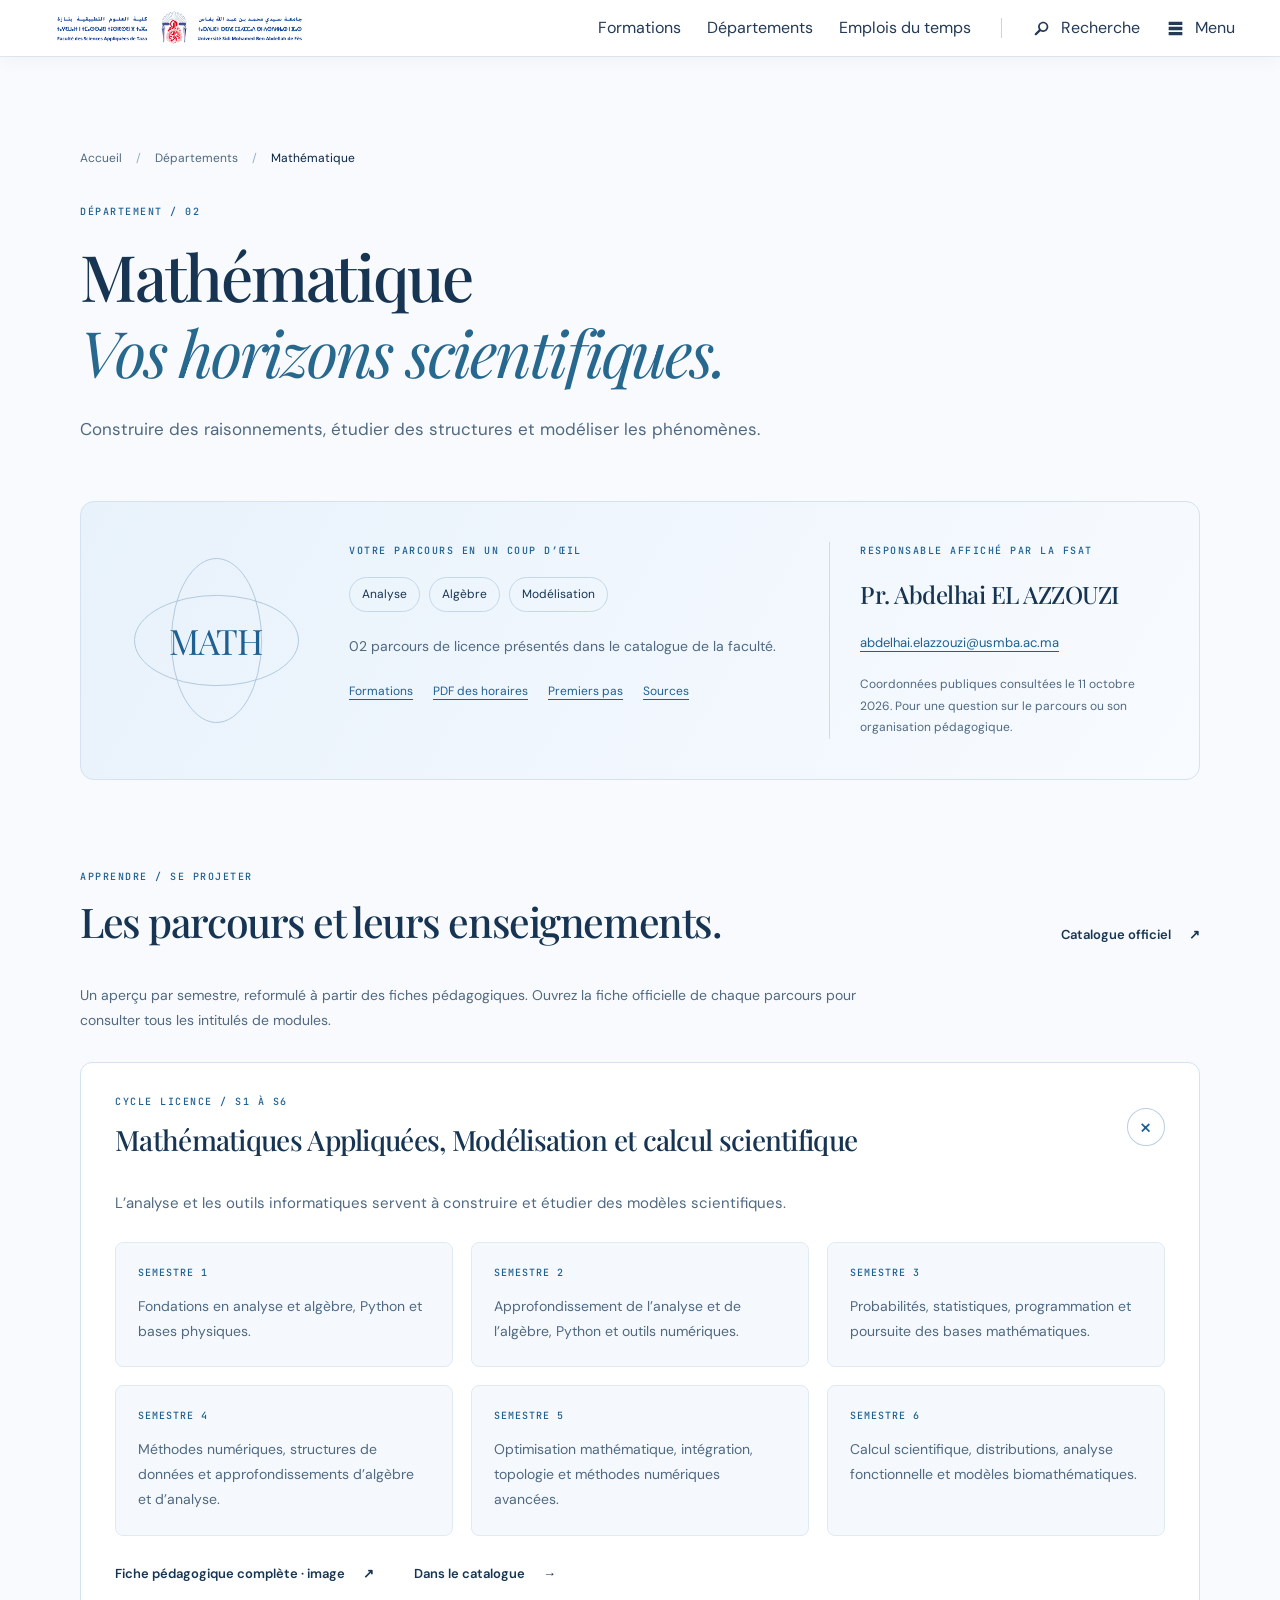
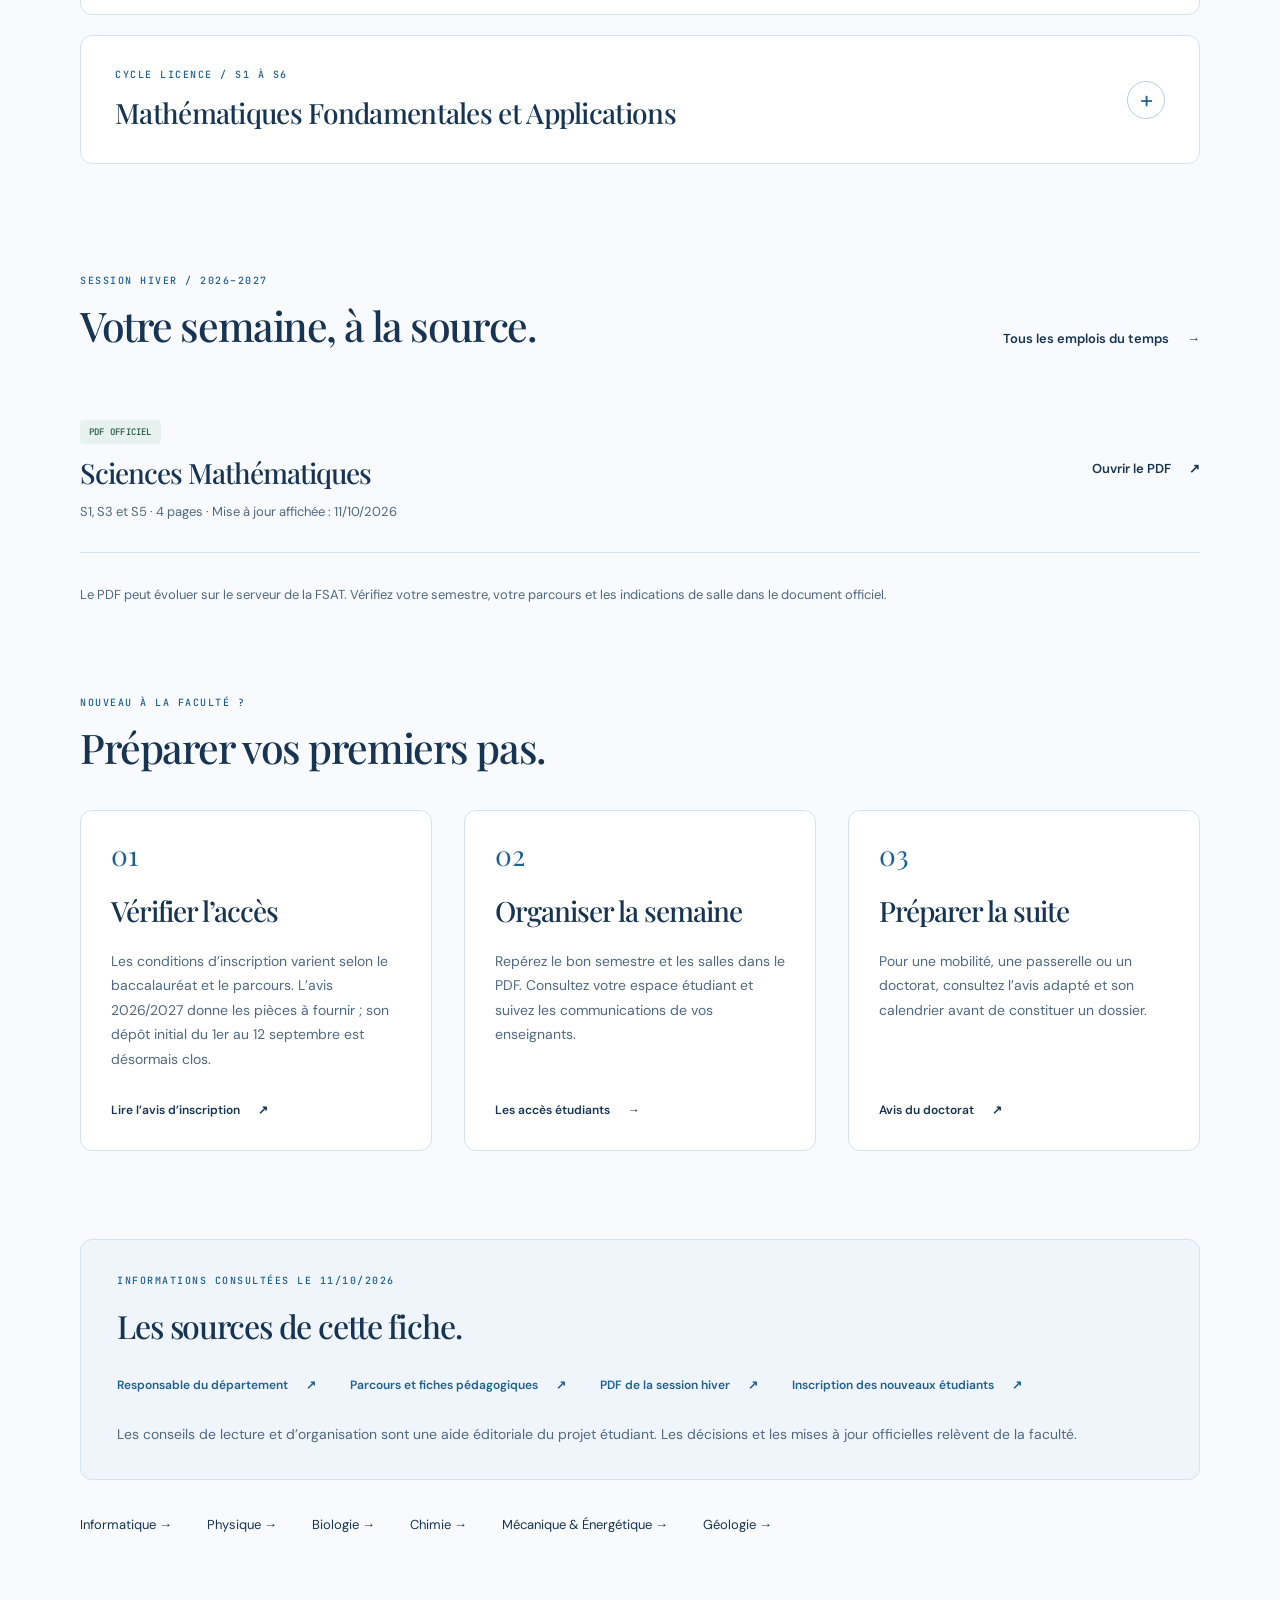
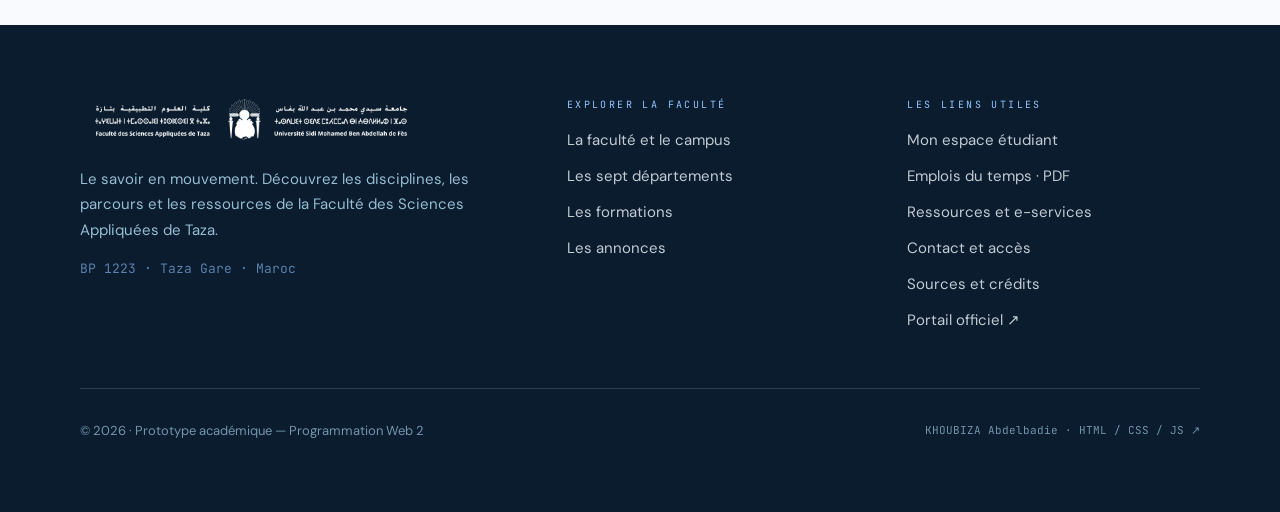
<file: departement-mathematique.html>
<!doctype html>
<html lang="fr" class="no-js">
<head>
  <meta charset="utf-8">
  <meta name="viewport" content="width=device-width, initial-scale=1">
  <meta name="description" content="Parcours de licence, aperçu des enseignements, responsable et PDF des horaires du département Mathématique. Sources officielles FSAT.">
  <meta name="robots" content="noindex, nofollow">
  <title>Mathématique — FSAT Taza | Prototype Web 2</title>
  <link rel="icon" href="assets/favicon.svg" type="image/svg+xml">
  <link rel="stylesheet" href="assets/fonts.css">
  <link rel="stylesheet" href="assets/styles.css">
  <link rel="stylesheet" href="assets/pages.css">
  <link rel="stylesheet" href="assets/etudiants.css">
  <script src="assets/app.js" defer></script>
</head>
<body class="inner-page">
  <a class="skip-link" href="#contenu">
   Aller au contenu
  </a>
  <div class="site-shell">
   <header class="global-header is-compressed" id="global-header">
    <div class="header-inner">
     <a aria-label="Faculté des Sciences Appliquées de Taza - USMBA" class="brand" href="index.html">
      <img alt="FSAT - USMBA" class="brand-logo" src="assets/logo-fsat.png"/>
     </a>
     <nav class="primary-nav">
      <a class="primary-link" href="formations.html">
       Formations
      </a>
      <a class="primary-link" href="faculte.html#departements">
       Départements
      </a>
      <a class="primary-link" href="emplois-du-temps.html">
       Emplois du temps
      </a>
      <span aria-hidden="true" class="nav-divider">
      </span>
      <button aria-controls="search-panel" aria-expanded="false" aria-label="Recherche" class="header-action" id="search-toggle" type="button">
       <span class="action-icon">
        <svg class="icon" fill="currentColor" viewbox="0 0 25 25">
         <path d="M3.939 21.06C3.356 20.477 3.356 19.519 3.939 18.935L9.043 13.853C8.376 12.811 8.001 11.562 8.001 10.25C8.001 6.521 11.022 3.501 14.749 3.501C18.478 3.501 21.498 6.521 21.498 10.25C21.498 13.978 18.477 16.998 14.749 16.998C13.437 16.998 12.187 16.623 11.146 15.956L6.064 21.06C5.48 21.644 4.522 21.644 3.939 21.06ZM14.749 14.749C17.228 14.749 19.248 12.729 19.248 10.25C19.248 7.771 17.227 5.751 14.749 5.751C12.271 5.751 10.251 7.772 10.251 10.25C10.251 12.728 12.27 14.749 14.749 14.749Z">
         </path>
        </svg>
       </span>
       Recherche
      </button>
      <button aria-controls="mega-menu" aria-expanded="false" aria-label="Menu" class="header-action" id="menu-toggle" type="button">
       <span class="action-icon">
        <svg class="icon" fill="currentColor" viewbox="0 0 25 25">
         <path d="M21.498 7.626C21.498 7.834 21.332 8.001 21.123 8.001H3.877C3.668 8.001 3.502 7.834 3.502 7.626V3.877C3.502 3.669 3.668 3.502 3.877 3.502H21.122C21.331 3.502 21.497 3.669 21.497 3.877L21.498 7.626ZM21.498 14.375C21.498 14.583 21.332 14.75 21.123 14.75H3.877C3.668 14.75 3.502 14.583 3.502 14.375V10.625C3.502 10.417 3.668 10.25 3.877 10.25H21.122C21.331 10.25 21.497 10.417 21.497 10.625L21.498 14.375ZM21.498 21.123C21.498 21.331 21.332 21.498 21.123 21.498H3.877C3.668 21.498 3.502 21.331 3.502 21.123V17.374C3.502 17.166 3.668 16.999 3.877 16.999H21.122C21.331 16.999 21.497 17.166 21.497 17.374L21.498 21.123Z">
         </path>
        </svg>
       </span>
       Menu
      </button>
     </nav>
    </div>
    <div class="search-panel" hidden="" id="search-panel">
     <form class="search-form" role="search">
      <span class="search-symbol">
       <svg class="icon" fill="currentColor" viewbox="0 0 25 25">
        <path d="M3.939 21.06C3.356 20.477 3.356 19.519 3.939 18.935L9.043 13.853C8.376 12.811 8.001 11.562 8.001 10.25C8.001 6.521 11.022 3.501 14.749 3.501C18.478 3.501 21.498 6.521 21.498 10.25C21.498 13.978 18.477 16.998 14.749 16.998C13.437 16.998 12.187 16.623 11.146 15.956L6.064 21.06C5.48 21.644 4.522 21.644 3.939 21.06ZM14.749 14.749C17.228 14.749 19.248 12.729 19.248 10.25C19.248 7.771 17.227 5.751 14.749 5.751C12.271 5.751 10.251 7.772 10.251 10.25C10.251 12.728 12.27 14.749 14.749 14.749Z">
        </path>
       </svg>
      </span>
      <input aria-controls="search-results" aria-label="Rechercher sur le portail de la FSAT" autocomplete="off" class="search-input" id="site-search" placeholder="Rechercher sur le portail de la FSAT (formations, départements, avis)…" type="search"/>
      <button class="search-close" id="search-close" type="button">
       Fermer
      </button>
     </form>
     <div aria-live="polite" class="search-results" hidden="" id="search-results">
     </div>
    </div>
   </header>
   <div aria-hidden="true" aria-label="Navigation du portail FSAT" aria-modal="true" class="mega-menu" hidden="" id="mega-menu" role="dialog">
    <div class="menu-left">
     <div aria-hidden="true" class="menu-watermark">
      <div class="watermark-layout">
       <div class="watermark-left">
        <div class="watermark-left-box">
         <div class="watermark-left-align">
          <div class="watermark-left-flip">
           <div class="watermark-left-canvas">
            <div class="watermark-left-position">
             <div class="watermark-left-clip">
              <div class="watermark-left-vector">
               <svg class="watermark-svg" fill="none" height="499.98" preserveaspectratio="none" viewbox="0 0 213.991 499.98" width="213.991">
                <path d="M73.3944 43.9831C51.8937 44.3129 34.3095 25.8983 27.8203 6.93033C27.2939 5.39186 25.2399 1.24588 26.6062 0C26.8688 0.0603036 27.1294 0.129337 27.3876 0.20698C29.0815 0.731191 30.9103 1.85934 32.5718 2.38343C50.1961 7.94297 73.069 17.0356 75.0573 38.3539C75.2003 39.8881 74.9607 40.713 74.4974 42.1809C76.8172 44.3584 79.1658 46.3023 81.4638 48.5016C88.1142 54.8672 94.4549 61.5474 100.466 68.5199C104.225 72.8413 107.691 77.4094 111.243 81.9007C111.672 82.4425 112.097 82.9792 112.575 83.479L112.93 83.2653C113.665 78.6385 107.948 74.1747 105.309 70.4453C93.0439 53.1091 88.8891 30.0732 91.207 9.21338C91.363 7.80562 91.591 3.83665 93.2279 3.66868C95.0189 4.25211 97.7567 7.3857 99.1537 8.78354C112.531 22.1717 131.236 62.144 114.019 78.2559C114.2 82.6687 114.673 86.5935 117.302 90.2656C127.024 103.85 135.068 118.131 142.334 133.144C143.051 135.044 143.66 136.771 144.723 138.511L144.682 134.533C144.69 133.134 143.053 130.64 142.337 129.251C141.009 126.699 139.783 124.095 138.663 121.444C131.723 105.282 131.241 82.0564 136.372 65.3043C138.038 59.8651 140.325 56.7099 141.945 52.2438C153.881 66.6011 164.682 111.836 151.615 129.395C150.294 131.172 148.302 133.015 146.884 134.797C146.988 137.477 146.883 140.992 147.156 143.562C147.675 145.958 148.751 148.751 149.732 150.982C153.941 160.544 156.435 170.508 159.346 180.488C161.044 186.308 161.942 191.706 162.993 197.647C164.534 191.874 163.233 188.375 161.916 182.639C156.509 159.079 160.053 133.817 175.94 114.925C176.92 113.759 177.716 112.767 178.819 111.699C186.053 126.709 186.407 160.219 180.92 176.256C178.315 183.872 173.861 189.726 166.569 193.38C166.282 196.591 165.511 199.727 163.965 202.565C165.252 209.458 166.26 215.518 166.948 222.505C168.212 235.354 168.708 247.681 168.917 260.578C170.603 257.527 170.799 256.674 170.655 253.15C170.52 249.864 170.362 246.436 170.431 243.15C170.837 224.133 178.212 205.928 191.159 191.993C193.163 189.84 201.259 181.497 203.829 182C205.409 183.811 205.209 194.22 204.974 196.867C203.161 217.294 196.447 253.876 172.406 258.383C171.357 260.737 169.435 264.365 169.085 266.778C168.405 271.46 168.943 276.492 168.541 281.221C167.509 293.337 166.426 305.254 163.674 317.126C163.449 318.097 161.843 324.965 161.843 325.596L162.086 325.818C163.117 325.014 164.244 320.427 164.506 319.033C169.184 294.159 186.817 271.907 210.849 263.365C211.566 263.11 213.179 262.878 213.991 262.78C213.92 265.135 213.991 268.873 213.518 271.076C209.5 289.836 188.944 331.647 165.377 325.488C160.964 329.077 158.799 336.288 157.181 341.502C156.056 345.184 154.812 348.832 153.45 352.434C147.681 367.692 142.271 379.047 134.522 393.151L134.594 393.533C136.895 393.826 142.258 382.106 143.695 379.834C152.977 365.166 166.856 354.534 184.009 351.013C189.19 349.913 195.466 350.299 200.568 349.832C198.995 363.902 184.247 380.338 173.529 388.845C164.149 396.291 149.162 401.031 138.151 394.183C136.629 395.159 132.074 397.939 131.09 399.168C128.037 402.992 125.296 408.154 122.432 412.139C115.618 421.618 108.145 430.813 99.9066 439.084C98.0417 440.957 96.8238 442.485 94.7279 444.194C95.2588 444.116 97.0758 443.859 97.3987 443.602C101.573 440.267 104.757 436.07 109.054 432.625C121.925 422.31 137.686 420.505 153.57 422.586C158.409 423.219 166.649 426.06 171.056 428.009C166.242 438.458 150.476 446.937 140.154 451.145C127.965 456.116 106.917 458.837 98.3017 446.182C96.6718 446.553 92.104 447.099 91.23 447.676C87.4552 450.172 83.8535 453.818 80.1528 456.605C68.7473 465.191 56.2546 473.276 42.8415 478.284C44.6552 478.401 46.026 478.597 47.7397 477.856C53.7041 475.281 59.9332 471.567 66.3097 470.047C82.7161 466.137 100.777 471.418 114.34 480.932C116.713 482.604 119.773 484.69 121.645 486.812C121.785 486.971 121.919 487.137 122.046 487.306C115.317 494.212 104.079 496.907 94.7799 498.779C92.318 499.276 88.4411 499.002 86.0442 499.98H80.066C77.3695 499.031 74.992 499.227 72.2319 498.819C69.7615 498.452 66.9482 497.645 64.5862 496.853C56.0199 493.98 50.6347 489.794 46.6467 481.656C45.1116 481.162 40.8742 480.049 39.3001 480.338C34.9598 481.13 28.3721 484.035 24.2079 485.262C21.0426 486.196 2.23209 490.503 0.339774 490.058C-0.215602 489.207 0.00598846 487.726 0.324575 486.837C0.983646 484.995 5.62924 484.484 7.19707 484.108C10.1973 483.384 13.1679 482.917 16.1004 482.181C23.08 480.431 29.8929 478.125 36.6146 475.577C38.6432 474.809 40.6576 474.215 42.5919 473.208C42.9794 470.746 44.313 468.396 44.4264 465.932C44.5273 463.736 44.1636 461.106 44.0998 458.903C44.0866 455.116 43.8815 449.546 44.72 445.876C48.0221 431.425 54.9863 418.371 66.5104 408.88C70.0263 405.983 73.8773 404.098 77.6196 401.608C78.231 401.2 78.4119 401.159 79.0846 401.278L79.2844 401.697C79.0927 403.682 78.6809 405.621 78.3019 407.611C74.8869 425.503 74.7431 446.886 60.8455 460.49C56.2489 464.99 52.6037 467.567 46.081 467.714C45.8157 469.115 45.2177 471.159 44.8454 472.587C50.2494 469.144 57.555 466.274 62.9001 462.775C69.9796 458.14 90.653 444.456 94.6939 437.657C94.7679 428.351 93.4649 425.635 91.034 416.867C89.9101 412.815 90.0601 404.093 90.1781 399.677C90.626 382.937 98.4977 362.866 110.688 351.297C111.138 354.862 111.19 358.805 111.683 362.444C112.902 371.448 114.046 379.866 114.364 389.004C114.837 402.604 114.067 414.366 104.618 425.168C103.645 426.17 102.309 427.61 101.145 428.363C97.1858 430.921 96.6468 430.747 96.9228 435.689L97.2168 435.884C97.7687 435.65 99.8536 433.043 100.549 432.317C110.104 422.256 118.647 411.276 126.052 399.54C128.348 395.921 130.524 392.569 132.366 388.674C131.715 385.768 131.97 383.079 131.065 380.431C130.04 377.531 127.55 375.25 126.114 372.631C114.337 351.15 114.43 320.987 126.108 299.457C127.199 303.303 128.905 305.949 130.201 309.445C136.283 325.845 145.646 344.685 142.041 362.558C141.305 366.406 139.997 372.189 137.474 375.294C133.262 380.48 133.909 379.837 133.971 386.433C134.431 385.362 134.943 384.294 135.5 383.269C139.838 375.294 143.351 366.976 146.747 358.556C149.875 350.654 152.596 342.593 154.897 334.41C155.968 330.569 156.806 326.694 157.888 322.808C155.859 319.075 155.231 314.913 151.61 312.337C135.383 300.792 127.197 277.922 126.363 258.63C126.231 255.573 126.299 241.812 128.132 239.903L128.478 239.983C130.02 241.36 135.714 249.27 137.253 251.221C147.95 264.783 159.447 279.573 160.538 297.491C160.867 302.887 159.821 309.188 156.112 313.397C156.664 315.243 158.063 318.019 158.841 320.173C159.137 316.422 160.094 313.495 160.687 309.958C161.377 305.843 162.089 301.609 162.731 297.491C164.821 283.47 165.768 269.301 165.564 255.128C161.413 249.759 161.091 247.73 154.072 245.4C150.189 244.111 145.043 240.143 142.156 237.221C127.688 222.574 120.557 202.666 120.873 182.204C121.522 183.092 122.198 183.968 123.043 184.645C137.967 196.599 155.398 207.479 161.26 226.912C163.005 232.694 164.052 241.078 161.651 247.013C162.321 247.874 164.244 250.615 165.209 250.495C167.502 246.908 160.178 191.372 156.105 184.892C155.707 184.258 151.844 181.252 150.844 180.471C143.042 180.105 140.52 180.461 133.113 176.882C116.314 168.766 106.409 153.326 100.501 136.194C100.07 134.944 99.7656 134.19 100.336 133.026C102.911 133.642 107.448 135.833 110.196 136.802C129.66 143.667 154.104 154.06 151.778 179.193C153.175 180.018 154.682 181.031 156.06 181.915C154.957 176.471 152.864 170.354 151.191 165.035C148.041 155.016 144.394 145.568 140.285 135.904C138.645 132.048 136.53 128.312 134.967 124.359C132.693 123.653 130.165 122.624 127.896 121.786C117.762 124.453 115.274 125.301 104.733 122.097C90.65 117.817 78.6953 106.269 71.9364 93.3917C74.7734 93.9268 77.5836 94.0263 80.4606 94.1732C97.1968 95.0287 118.991 95.2684 126.832 113.332C127.57 115.03 128.235 119.005 128.868 120.013C129.733 120.614 132.441 122.221 133.355 121.512C133.352 121.462 133.358 121.211 133.339 121.173C127.073 108.881 119.768 96.6727 111.753 85.4649C109.564 82.4051 107.768 79.4132 105.745 77.8774C103.276 77.5277 101.887 77.3683 99.4067 76.7915C99.2707 76.8864 99.1347 76.9805 98.9977 77.0737C91.715 82.0239 83.3251 82.9907 74.7815 81.9816C62.1525 80.4905 49.2033 71.9308 42.2067 61.4799C44.2421 61.0558 46.3954 61.0226 48.5005 60.5463C64.7311 56.8737 85.7873 53.943 97.0328 69.433C98.0217 70.7961 98.9257 73.7149 99.9126 75.4046C101.462 75.5701 103.001 75.8327 104.538 76.0772C102.923 73.1323 98.4147 68.5207 96.0588 65.8278C90.4621 59.4331 80.4669 48.5116 73.3944 43.9831Z" fill="#F5F0E8">
                </path>
                <path d="M141.967 133.186C143.616 133.268 143.466 133.058 144.305 134.574L144.345 138.547C143.287 136.809 142.681 135.084 141.967 133.186Z" fill="#F5F0E8">
                </path>
               </svg>
              </div>
             </div>
            </div>
           </div>
          </div>
         </div>
        </div>
       </div>
       <div class="watermark-letters">
        <div class="watermark-letters-grid">
         <div class="watermark-letters-position">
          <div class="watermark-letters-clip">
           <div class="watermark-letters-vector">
            <svg class="watermark-svg" fill="none" height="242.614" preserveaspectratio="none" viewbox="0 0 496.083 242.614" width="496.083">
             <path d="M53.0484 17.0646C37.4678 17.0646 26.0915 20.7742 18.9193 28.1937C11.9946 35.613 7.17206 48.8444 4.45162 67.8874C4.45162 68.3821 3.70969 68.6293 2.22582 68.6293C0.741949 68.6293 0 68.3821 0 67.8874C0.494624 64.9196 0.989264 60.5917 1.48388 54.9034C2.22583 49.2152 2.8441 43.1561 3.33872 36.726C3.83335 30.0485 4.20431 23.7421 4.45162 17.8065C4.94624 11.6237 5.19355 6.55378 5.19355 2.59677C5.19355 1.36021 5.9355 0.741936 7.41937 0.741936C8.90324 0.741936 9.64518 1.36021 9.64518 2.59677C9.64518 5.0699 10.758 6.92475 12.9839 8.16132C15.457 9.15057 18.1775 9.89252 21.1452 10.3872C24.3602 10.6344 27.0806 10.7581 29.3065 10.7581C50.5753 11.5 75.4302 11.871 103.871 11.871C121.43 11.871 135.28 11.7473 145.419 11.5C155.806 11.0054 165.823 10.7581 175.468 10.7581C183.63 10.7581 189.935 10.2635 194.387 9.27424C199.086 8.03768 202.054 5.44088 203.29 1.48387C203.538 0.49462 204.28 0 205.516 0C206.753 0 207.371 0.49462 207.371 1.48387C207.124 5.19357 206.753 10.1399 206.258 16.3226C205.764 22.5055 205.393 29.0593 205.145 35.984C204.898 42.6615 204.651 48.968 204.403 54.9034C204.156 60.5917 204.032 64.9196 204.032 67.8874C204.032 68.3821 203.29 68.6293 201.807 68.6293C200.323 68.6293 199.581 68.3821 199.581 67.8874C199.581 48.8444 196.366 35.613 189.935 28.1937C183.506 20.7742 171.758 17.0646 154.693 17.0646C143.07 17.0646 134.291 17.5592 128.355 18.5485C122.667 19.2904 118.833 21.3925 116.855 24.855C115.124 28.07 114.258 33.6346 114.258 41.5486V212.565C114.258 219.737 115.124 225.178 116.855 228.888C118.586 232.598 122.048 235.071 127.242 236.308C132.683 237.544 140.845 238.162 151.726 238.162C152.22 238.162 152.468 238.904 152.468 240.388C152.468 241.872 152.22 242.614 151.726 242.614C145.295 242.614 138 242.491 129.839 242.243C121.925 241.996 113.269 241.872 103.871 241.872C94.9678 241.872 86.4356 241.996 78.2743 242.243C70.3603 242.491 63.0646 242.614 56.3871 242.614C55.8925 242.614 55.6453 241.872 55.6453 240.388C55.6453 238.904 55.8925 238.162 56.3871 238.162C67.0216 238.162 75.0592 237.544 80.5001 236.308C85.9409 235.071 89.5269 232.598 91.2582 228.888C93.2366 225.178 94.2259 219.737 94.2259 212.565V40.8066C94.2259 32.8926 93.2366 27.3281 91.2582 24.113C89.2796 20.6506 85.3226 18.6721 79.3872 18.1775C73.4517 17.4355 64.6721 17.0646 53.0484 17.0646Z" fill="#F5F0E8">
             </path>
             <path d="M225.405 136.146L228.743 129.468H324.824L327.42 136.146H225.405ZM408.663 238.162C409.652 238.162 410.146 238.904 410.146 240.388C410.146 241.872 409.652 242.614 408.663 242.614C401.738 242.614 394.566 242.367 387.147 241.872C379.974 241.377 373.049 241.13 366.373 241.13C358.706 241.13 352.028 241.377 346.34 241.872C340.899 242.367 334.84 242.614 328.162 242.614C327.173 242.614 326.678 241.872 326.678 240.388C326.678 238.904 327.173 238.162 328.162 238.162C342.012 238.162 350.668 236.307 354.131 232.598C357.84 228.888 357.346 221.839 352.647 211.453L268.808 31.1614L275.856 24.8549L204.259 196.985C198.077 212.071 197.582 222.705 202.775 228.888C207.969 235.071 218.974 238.162 235.792 238.162C237.029 238.162 237.647 238.904 237.647 240.388C237.647 241.872 237.029 242.614 235.792 242.614C228.372 242.614 221.571 242.367 215.388 241.872C209.205 241.377 201.416 241.13 192.018 241.13C183.362 241.13 176.313 241.377 170.872 241.872C165.678 242.367 159.373 242.614 151.953 242.614C150.964 242.614 150.469 241.872 150.469 240.388C150.469 238.904 150.964 238.162 151.953 238.162C158.631 238.162 164.442 236.926 169.388 234.452C174.334 231.979 178.91 227.528 183.114 221.098C187.566 214.668 192.265 205.517 197.211 193.646L274.744 7.04844C275.238 6.30651 275.98 5.93555 276.969 5.93555C278.206 5.93555 278.948 6.30651 279.195 7.04844L365.26 191.791C370.947 204.157 376.017 213.802 380.469 220.727C384.921 227.404 389.372 231.979 393.824 234.452C398.276 236.926 403.222 238.162 408.663 238.162ZM462.325 212.566C462.325 219.738 463.067 225.178 464.551 228.888C466.035 232.598 469.126 235.071 473.825 236.307C478.772 237.544 485.944 238.162 495.341 238.162C495.835 238.162 496.083 238.904 496.083 240.388C496.083 241.872 495.835 242.614 495.341 242.614C489.406 242.614 482.852 242.49 475.68 242.243C468.508 241.996 460.594 241.872 451.938 241.872C443.777 241.872 435.987 241.996 428.567 242.243C421.395 242.49 414.841 242.614 408.905 242.614C408.164 242.614 407.793 241.872 407.793 240.388C407.793 238.904 408.164 238.162 408.905 238.162C418.303 238.162 425.352 237.544 430.051 236.307C434.997 235.071 438.212 232.598 439.696 228.888C441.428 225.178 442.293 219.738 442.293 212.566V40.8067C442.293 33.6346 441.428 28.3174 439.696 24.8549C438.212 21.1453 434.997 18.6722 430.051 17.4356C425.352 15.9517 418.303 15.2097 408.905 15.2097C408.164 15.2097 407.793 14.4679 407.793 12.984C407.793 11.5001 408.164 10.7581 408.905 10.7581C414.841 10.7581 421.395 11.0054 428.567 11.5001C435.987 11.7474 443.777 11.871 451.938 11.871C460.594 11.871 468.508 11.7474 475.68 11.5001C483.1 11.0054 489.654 10.7581 495.341 10.7581C495.835 10.7581 496.083 11.5001 496.083 12.984C496.083 14.4679 495.835 15.2097 495.341 15.2097C485.944 15.2097 478.895 15.9517 474.196 17.4356C469.497 18.9195 466.282 21.5162 464.551 25.2259C463.067 28.9357 462.325 34.3766 462.325 41.5486V212.566Z" fill="#F5F0E8">
             </path>
            </svg>
           </div>
          </div>
         </div>
        </div>
       </div>
       <div class="watermark-right">
        <div class="watermark-right-clip">
         <div class="watermark-right-contents">
          <div class="watermark-right-mask">
           <svg class="watermark-svg" fill="none" height="499.99" preserveaspectratio="none" viewbox="0 0 212.991 499.99" width="212.991">
            <path d="M73.0514 43.984C51.6512 44.3138 34.1492 25.8988 27.6903 6.93047C27.1664 5.39197 25.1219 1.24591 26.4819 0C26.7432 0.0603048 27.0026 0.129339 27.2596 0.206984C28.9456 0.731205 30.7659 1.85937 32.4196 2.38348C49.9616 7.94313 72.7275 17.036 74.7065 38.3546C74.8489 39.8889 74.6104 40.7138 74.1494 42.1818C76.4583 44.3593 78.7959 46.3033 81.0831 48.5025C87.7024 54.8683 94.0131 61.5487 99.9958 68.5212C103.739 72.8427 107.188 77.4109 110.723 81.9024C111.15 82.4441 111.573 82.9808 112.049 83.4806L112.402 83.2669C113.134 78.64 107.444 74.1762 104.818 70.4467C92.6092 53.1101 88.4733 30.0738 90.7802 9.21357C90.9362 7.80577 91.1632 3.83672 92.7921 3.66876C94.5751 4.25219 97.2999 7.38585 98.6899 8.78371C112.005 22.1722 130.623 62.1453 113.486 78.2574C113.666 82.6703 114.137 86.5953 116.753 90.2674C126.431 103.852 134.436 118.134 141.669 133.146C142.382 135.046 142.988 136.773 144.046 138.514L144.006 134.535C144.014 133.136 142.384 130.642 141.672 129.253C140.35 126.701 139.129 124.098 138.015 121.447C131.107 105.284 130.628 82.0581 135.735 65.3056C137.393 59.8663 139.669 56.7111 141.281 52.2449C153.163 66.6025 163.912 111.838 150.908 129.397C149.592 131.174 147.609 133.017 146.198 134.799C146.301 137.479 146.197 140.995 146.468 143.565C146.985 145.961 148.055 148.754 149.033 150.985C153.222 160.547 155.704 170.512 158.602 180.491C160.291 186.311 161.185 191.71 162.231 197.651C163.765 191.878 162.47 188.379 161.159 182.642C155.777 159.082 159.305 133.819 175.118 114.928C176.094 113.762 176.885 112.77 177.983 111.701C185.183 126.711 185.536 160.222 180.075 176.259C177.481 183.875 173.049 189.73 165.791 193.384C165.504 196.595 164.737 199.731 163.199 202.569C164.479 209.462 165.483 215.523 166.167 222.51C167.425 235.358 167.92 247.686 168.128 260.583C169.806 257.532 170.001 256.679 169.857 253.155C169.723 249.869 169.565 246.441 169.635 243.155C170.038 224.138 177.379 205.932 190.265 191.997C192.26 189.844 200.318 181.5 202.876 182.003C204.449 183.814 204.249 194.224 204.016 196.871C202.211 217.299 195.53 253.881 171.601 258.388C170.556 260.742 168.643 264.371 168.294 266.784C167.617 271.466 168.154 276.497 167.753 281.226C166.726 293.343 165.648 305.26 162.909 317.133C162.685 318.104 161.087 324.972 161.087 325.602L161.328 325.824C162.355 325.02 163.477 320.434 163.737 319.04C168.393 294.165 185.944 271.913 209.864 263.371C210.577 263.116 212.183 262.884 212.991 262.786C212.92 265.141 212.99 268.879 212.52 271.082C208.52 289.842 188.061 331.653 164.604 325.494C160.212 329.083 158.057 336.294 156.446 341.509C155.327 345.191 154.088 348.839 152.734 352.441C146.991 367.7 141.606 379.054 133.893 393.159L133.965 393.541C136.255 393.834 141.593 382.113 143.024 379.841C152.263 365.174 166.076 354.541 183.149 351.02C188.306 349.92 194.554 350.306 199.631 349.839C198.065 363.91 183.386 380.345 172.719 388.853C163.382 396.299 148.465 401.039 137.505 394.191C135.99 395.167 131.456 397.947 130.478 399.176C127.439 403 124.71 408.162 121.86 412.147C115.077 421.627 107.64 430.821 99.4399 439.093C97.5829 440.966 96.371 442.494 94.2851 444.203C94.8141 444.125 96.622 443.868 96.944 443.611C101.099 440.276 104.269 436.078 108.544 432.633C121.355 422.319 137.043 420.514 152.853 422.595C157.668 423.228 165.87 426.068 170.256 428.017C165.465 438.467 149.774 446.946 139.499 451.154C127.368 456.125 106.418 458.846 97.8419 446.191C96.22 446.562 91.6742 447.108 90.8032 447.685C87.0464 450.181 83.4615 453.827 79.7782 456.614C68.426 465.201 55.9917 473.286 42.6413 478.293C44.4466 478.41 45.8109 478.606 47.5166 477.865C53.4531 475.29 59.6531 471.577 65.9998 470.057C82.3295 466.147 100.306 471.428 113.805 480.941C116.168 482.613 119.213 484.699 121.077 486.821C121.216 486.98 121.349 487.146 121.476 487.315C114.778 494.222 103.594 496.917 94.3371 498.789C91.8872 499.286 88.0283 499.012 85.6425 499.99H79.6918C77.0079 499.041 74.6415 499.237 71.8945 498.829C69.4356 498.462 66.6354 497.655 64.2843 496.863C55.7582 493.99 50.3981 489.804 46.4287 481.665C44.9008 481.171 40.6832 480.058 39.1165 480.347C34.7964 481.139 28.2395 484.044 24.0948 485.271C20.9443 486.205 2.22169 490.513 0.338169 490.068C-0.214607 489.217 0.00598256 487.736 0.323069 486.846C0.97904 485.004 5.60294 484.493 7.16347 484.117C10.1497 483.393 13.1064 482.926 16.0251 482.19C22.9722 480.44 29.7532 478.134 36.4435 475.586C38.4626 474.818 40.4676 474.224 42.3928 473.218C42.7785 470.756 44.1059 468.406 44.2188 465.942C44.3193 463.746 43.9572 461.115 43.8937 458.912C43.8806 455.125 43.6764 449.555 44.511 445.885C47.7976 431.433 54.7293 418.38 66.1996 408.888C69.6991 405.991 73.532 404.106 77.2568 401.616C77.8654 401.208 78.0455 401.167 78.7152 401.286L78.9139 401.705C78.7232 403.69 78.3132 405.629 77.936 407.619C74.5369 425.511 74.3938 446.895 60.5612 460.499C55.9861 465 52.3579 467.577 45.8656 467.724C45.6016 469.125 45.0064 471.169 44.6358 472.597C50.0146 469.154 57.286 466.284 62.6061 462.785C69.6527 458.149 90.2293 444.465 94.2511 437.665C94.3251 428.359 93.0281 425.643 90.6082 416.876C89.4903 412.824 89.6393 404.101 89.7573 399.685C90.2033 382.944 98.0369 362.874 110.17 351.304C110.618 354.869 110.671 358.812 111.161 362.451C112.374 371.456 113.513 379.873 113.829 389.012C114.3 402.612 113.534 414.375 104.13 425.176C103.162 426.178 101.831 427.618 100.673 428.371C96.732 430.929 96.195 430.755 96.47 435.697L96.763 435.892C97.3119 435.658 99.3869 433.051 100.079 432.325C109.589 422.265 118.092 411.284 125.464 399.548C127.749 395.929 129.915 392.577 131.747 388.682C131.099 385.775 131.354 383.086 130.453 380.438C129.433 377.538 126.954 375.257 125.526 372.639C113.802 351.157 113.895 320.994 125.519 299.463C126.606 303.309 128.303 305.955 129.593 309.451C135.646 325.851 144.966 344.692 141.377 362.566C140.645 366.414 139.342 372.197 136.832 375.301C132.639 380.487 133.283 379.844 133.345 386.44C133.803 385.369 134.312 384.301 134.867 383.276C139.185 375.301 142.68 366.984 146.061 358.563C149.176 350.661 151.884 342.6 154.173 334.416C155.239 330.575 156.073 326.7 157.15 322.815C155.13 319.082 154.505 314.92 150.902 312.343C134.75 300.798 126.604 277.927 125.774 258.635C125.642 255.578 125.71 241.817 127.534 239.908L127.878 239.988C129.413 241.365 135.08 249.275 136.612 251.226C147.258 264.789 158.702 279.578 159.788 297.497C160.115 302.893 159.074 309.194 155.382 313.404C155.931 315.25 157.324 318.026 158.099 320.18C158.393 316.429 159.345 313.502 159.936 309.964C160.623 305.849 161.331 301.615 161.971 297.497C164.051 283.475 164.993 269.307 164.79 255.133C160.658 249.764 160.338 247.735 153.353 245.405C149.488 244.116 144.365 240.148 141.491 237.225C127.092 222.579 119.994 202.67 120.308 182.207C120.954 183.095 121.627 183.971 122.468 184.648C137.322 196.603 154.671 207.483 160.507 226.916C162.243 232.698 163.286 241.083 160.895 247.018C161.563 247.879 163.476 250.62 164.437 250.5C166.719 246.913 159.429 191.376 155.375 184.895C154.979 184.261 151.135 181.255 150.14 180.474C142.373 180.108 139.863 180.464 132.49 176.885C115.77 168.77 105.912 153.329 100.031 136.196C99.6018 134.946 99.2989 134.192 99.8668 133.028C102.43 133.644 106.946 135.835 109.68 136.804C129.055 143.67 153.385 154.063 151.07 179.196C152.46 180.021 153.959 181.034 155.331 181.918C154.233 176.474 152.15 170.358 150.485 165.039C147.349 155.019 143.719 145.571 139.629 135.906C137.997 132.05 135.892 128.314 134.336 124.362C132.073 123.656 129.557 122.627 127.299 121.789C117.211 124.456 114.735 125.303 104.244 122.1C90.2263 117.82 78.3275 106.271 71.6003 93.3935C74.424 93.9287 77.2211 94.0282 80.0846 94.1751C96.743 95.0306 118.434 95.2703 126.241 113.335C126.974 115.033 127.637 119.008 128.267 120.016C129.128 120.617 131.821 122.224 132.732 121.515C132.729 121.465 132.734 121.214 132.715 121.176C126.48 108.883 119.208 96.6747 111.23 85.4666C109.052 82.4067 107.266 79.4148 105.252 77.8789C102.795 77.5292 101.41 77.3699 98.9419 76.7931C98.8069 76.888 98.6709 76.9821 98.5349 77.0753C91.2862 82.0256 82.9357 82.9923 74.432 81.9833C61.862 80.4921 48.9735 71.9323 42.0094 61.4812C44.0354 61.057 46.1786 61.0238 48.2739 60.5475C64.4286 56.8749 85.3865 53.9441 96.579 69.4344C97.5639 70.7975 98.4639 73.7163 99.4459 75.4061C100.988 75.5716 102.519 75.8342 104.051 76.0787C102.442 73.1337 97.9549 68.522 95.61 65.8291C90.0393 59.4343 80.0909 48.5125 73.0514 43.984Z" fill="#F5F0E8">
            </path>
            <path d="M141.25 133.188C142.899 133.27 142.749 133.06 143.588 134.576L143.628 138.549C142.57 136.811 141.964 135.086 141.25 133.188Z" fill="#F5F0E8">
            </path>
           </svg>
          </div>
         </div>
        </div>
       </div>
      </div>
     </div>
<nav class="menu-nav" aria-label="Toutes les rubriques">
<a class="menu-link" href="formations.html"><span class="menu-link-title">Formations<span class="menu-link-rule"></span></span><span aria-hidden="true" class="menu-link-arrow">↗</span></a>
<a class="menu-link" href="faculte.html"><span class="menu-link-title">La faculté<span class="menu-link-rule"></span></span><span aria-hidden="true" class="menu-link-arrow">↗</span></a>
<a class="menu-link" href="faculte.html#departements"><span class="menu-link-title">Départements<span class="menu-link-rule"></span></span><span aria-hidden="true" class="menu-link-arrow">↗</span></a>
<a class="menu-link" href="emplois-du-temps.html"><span class="menu-link-title">Emplois du temps<span class="menu-link-rule"></span></span><span aria-hidden="true" class="menu-link-arrow">↗</span></a>
<a class="menu-link" href="services.html"><span class="menu-link-title">Mon espace étudiant<span class="menu-link-rule"></span></span><span aria-hidden="true" class="menu-link-arrow">↗</span></a>
<a class="menu-link" href="ressources.html"><span class="menu-link-title">Ressources &amp; e-services<span class="menu-link-rule"></span></span><span aria-hidden="true" class="menu-link-arrow">↗</span></a>
<a class="menu-link" href="index.html#actualites"><span class="menu-link-title">Actualités<span class="menu-link-rule"></span></span><span aria-hidden="true" class="menu-link-arrow">↗</span></a>
<a class="menu-link" href="contact.html"><span class="menu-link-title">Contact<span class="menu-link-rule"></span></span><span aria-hidden="true" class="menu-link-arrow">↗</span></a>
<a class="menu-link" href="sources.html"><span class="menu-link-title">Sources &amp; crédits<span class="menu-link-rule"></span></span><span aria-hidden="true" class="menu-link-arrow">↗</span></a>
</nav>

    </div>
    <div class="menu-right">
     <img alt="Bibliothèque universitaire" class="menu-photo" src="assets/menu-image.png"/>
     <div class="menu-image-overlay">
     </div>
     <div class="menu-teaser">
      <h2 class="menu-teaser-title">
       Excellence Académique &amp; Recherche
      </h2>
      <p class="menu-teaser-description">
       Parcours, responsables pédagogiques, emplois du temps et ressources : les repères utiles pour vivre et étudier à la FSAT.
      </p>
      <div class="menu-cta-wrap">
       <a class="menu-cta" href="faculte.html#departements">
        <span class="menu-cta-label">
         Découvrir la Faculté des Sciences Appliquées
        </span>
        <span>
         →
        </span>
       </a>
      </div>
     </div>
    </div>
   </div>
   <main id="contenu" tabindex="-1" class="portal-content">
<section class="page-intro wrap"><nav aria-label="Fil d’Ariane" class="breadcrumbs"><a href="index.html">Accueil</a><span aria-hidden="true">/</span><a href="faculte.html#departements">Départements</a><span aria-hidden="true">/</span><span aria-current="page">Mathématique</span></nav><p class="eyebrow">DÉPARTEMENT / 02</p><h1>Mathématique<br/><em>Vos horizons scientifiques.</em></h1><p class="lead">Construire des raisonnements, étudier des structures et modéliser les phénomènes.</p></section><section class="wrap section section-tight"><div class="department-banner"><div class="discipline-mark" aria-hidden="true"><span>MATH</span><div class="orbit orbit-one"></div><div class="orbit orbit-two"></div></div><div class="discipline-summary"><p class="eyebrow">VOTRE PARCOURS EN UN COUP D’ŒIL</p><div class="tag-list"><span>Analyse</span><span>Algèbre</span><span>Modélisation</span></div><p>02 parcours de licence présentés dans le catalogue de la faculté.</p><nav class="jump-links" aria-label="Dans cette fiche"><a href="#parcours">Formations</a><a href="#horaires">PDF des horaires</a><a href="#premiers-pas">Premiers pas</a><a href="#sources-departement">Sources</a></nav></div><aside class="department-contact"><p class="eyebrow">RESPONSABLE AFFICHÉ PAR LA FSAT</p><h2>Pr. Abdelhai EL AZZOUZI</h2><a href="mailto:abdelhai.elazzouzi@usmba.ac.ma">abdelhai.elazzouzi@usmba.ac.ma</a><p class="small">Coordonnées publiques consultées le 11 octobre 2026. Pour une question sur le parcours ou son organisation pédagogique.</p></aside></div></section><section class="section section-tight wrap" id="parcours"><div class="section-head"><div><p class="eyebrow">APPRENDRE / SE PROJETER</p><h2>Les parcours et leurs enseignements.</h2></div><a class="text-link" href="https://fsat.usmba.ac.ma/licence-fsat/" target="_blank" rel="noopener noreferrer">Catalogue officiel <span aria-hidden="true">↗</span></a></div><p class="reading-note">Un aperçu par semestre, reformulé à partir des fiches pédagogiques. Ouvrez la fiche officielle de chaque parcours pour consulter tous les intitulés de modules.</p><div class="programme-list"><details class="programme" id="programme-math-appliquees" open><summary><span><span class="eyebrow">CYCLE LICENCE / S1 À S6</span><span class="programme-title">Mathématiques Appliquées, Modélisation et calcul scientifique</span></span><span class="disclosure-mark" aria-hidden="true">+</span></summary><div class="programme-body"><p>L’analyse et les outils informatiques servent à construire et étudier des modèles scientifiques.</p><ol class="semester-grid"><li><span class="semester-label">SEMESTRE 1</span><p>Fondations en analyse et algèbre, Python et bases physiques.</p></li><li><span class="semester-label">SEMESTRE 2</span><p>Approfondissement de l’analyse et de l’algèbre, Python et outils numériques.</p></li><li><span class="semester-label">SEMESTRE 3</span><p>Probabilités, statistiques, programmation et poursuite des bases mathématiques.</p></li><li><span class="semester-label">SEMESTRE 4</span><p>Méthodes numériques, structures de données et approfondissements d’algèbre et d’analyse.</p></li><li><span class="semester-label">SEMESTRE 5</span><p>Optimisation mathématique, intégration, topologie et méthodes numériques avancées.</p></li><li><span class="semester-label">SEMESTRE 6</span><p>Calcul scientifique, distributions, analyse fonctionnelle et modèles biomathématiques.</p></li></ol><div class="programme-actions"><a class="text-link" href="https://fsat.usmba.ac.ma/wp-content/uploads/2026/06/mathematique-appliquee.png" target="_blank" rel="noopener noreferrer">Fiche pédagogique complète · image <span aria-hidden="true">↗</span></a><a class="text-link" href="formations.html#math-appliquees">Dans le catalogue <span aria-hidden="true">→</span></a></div></div></details><details class="programme" id="programme-math-fondamentales"><summary><span><span class="eyebrow">CYCLE LICENCE / S1 À S6</span><span class="programme-title">Mathématiques Fondamentales et Applications</span></span><span class="disclosure-mark" aria-hidden="true">+</span></summary><div class="programme-body"><p>L’étude des structures mathématiques se poursuit vers la géométrie, les codes et la cryptographie.</p><ol class="semester-grid"><li><span class="semester-label">SEMESTRE 1</span><p>Fondations en analyse et algèbre, algorithmique Python et physique.</p></li><li><span class="semester-label">SEMESTRE 2</span><p>Approfondissements mathématiques, outils numériques et programmation.</p></li><li><span class="semester-label">SEMESTRE 3</span><p>Analyse, algèbre, probabilités, statistiques et algorithmique.</p></li><li><span class="semester-label">SEMESTRE 4</span><p>Structures de données, méthodes numériques et approfondissements mathématiques.</p></li><li><span class="semester-label">SEMESTRE 5</span><p>Géométrie, algèbre commutative, intégration et topologie.</p></li><li><span class="semester-label">SEMESTRE 6</span><p>Courbes elliptiques, codes, arithmétique liée à la cryptographie et théorie de Galois.</p></li></ol><div class="programme-actions"><a class="text-link" href="https://fsat.usmba.ac.ma/wp-content/uploads/2026/06/mathematique-fondamentale.png" target="_blank" rel="noopener noreferrer">Fiche pédagogique complète · image <span aria-hidden="true">↗</span></a><a class="text-link" href="formations.html#math-fondamentales">Dans le catalogue <span aria-hidden="true">→</span></a></div></div></details></div></section><section class="section section-tight wrap" id="horaires"><div class="section-head"><div><p class="eyebrow">SESSION HIVER / 2026–2027</p><h2>Votre semaine, à la source.</h2></div><a class="text-link" href="emplois-du-temps.html">Tous les emplois du temps <span aria-hidden="true">→</span></a></div><div class="schedule-inline"><article><div><span class="status-badge">PDF OFFICIEL</span><h3>Sciences Mathématiques</h3><p>S1, S3 et S5 · 4 pages · Mise à jour affichée : 11/10/2026</p></div><a class="text-link" href="https://fsat.usmba.ac.ma/emplois_fsat/PDF/MMIP.pdf" target="_blank" rel="noopener noreferrer">Ouvrir le PDF <span aria-hidden="true">↗</span></a></article></div><p class="source-note">Le PDF peut évoluer sur le serveur de la FSAT. Vérifiez votre semestre, votre parcours et les indications de salle dans le document officiel.</p></section><section class="section section-tight wrap" id="premiers-pas"><div class="section-head"><div><p class="eyebrow">NOUVEAU À LA FACULTÉ ?</p><h2>Préparer vos premiers pas.</h2></div></div><div class="student-steps"><article><span class="index-number">01</span><h3>Vérifier l’accès</h3><p>Les conditions d’inscription varient selon le baccalauréat et le parcours. L’avis 2026/2027 donne les pièces à fournir ; son dépôt initial du 1er au 12 septembre est désormais clos.</p><a class="text-link" href="https://fsat.usmba.ac.ma/2026/08/26/annonce-relative-a-linscription-des-nouveaux-etudiants-au-titre-de-lannee-universitaire-2026-2027/" target="_blank" rel="noopener noreferrer">Lire l’avis d’inscription <span aria-hidden="true">↗</span></a></article><article><span class="index-number">02</span><h3>Organiser la semaine</h3><p>Repérez le bon semestre et les salles dans le PDF. Consultez votre espace étudiant et suivez les communications de vos enseignants.</p><a class="text-link" href="ressources.html#scolarite">Les accès étudiants <span aria-hidden="true">→</span></a></article><article><span class="index-number">03</span><h3>Préparer la suite</h3><p>Pour une mobilité, une passerelle ou un doctorat, consultez l’avis adapté et son calendrier avant de constituer un dossier.</p><a class="text-link" href="https://fsat.usmba.ac.ma/category/doctorat/" target="_blank" rel="noopener noreferrer">Avis du doctorat <span aria-hidden="true">↗</span></a></article></div></section><section class="wrap section section-tight" id="sources-departement"><div class="source-panel"><p class="eyebrow">INFORMATIONS CONSULTÉES LE 11/10/2026</p><h2>Les sources de cette fiche.</h2><ul><li><a class="text-link" href="https://fsat.usmba.ac.ma/nos-departements-fsat/" target="_blank" rel="noopener noreferrer">Responsable du département <span aria-hidden="true">↗</span></a></li><li><a class="text-link" href="https://fsat.usmba.ac.ma/licence-fsat/" target="_blank" rel="noopener noreferrer">Parcours et fiches pédagogiques <span aria-hidden="true">↗</span></a></li><li><a class="text-link" href="https://fsat.usmba.ac.ma/emplois_fsat/index.php" target="_blank" rel="noopener noreferrer">PDF de la session hiver <span aria-hidden="true">↗</span></a></li><li><a class="text-link" href="https://fsat.usmba.ac.ma/2026/08/26/annonce-relative-a-linscription-des-nouveaux-etudiants-au-titre-de-lannee-universitaire-2026-2027/" target="_blank" rel="noopener noreferrer">Inscription des nouveaux étudiants <span aria-hidden="true">↗</span></a></li></ul><p class="small">Les conseils de lecture et d’organisation sont une aide éditoriale du projet étudiant. Les décisions et les mises à jour officielles relèvent de la faculté.</p></div><nav class="department-switcher" aria-label="Autres départements"><a class="" href="departement-informatique.html">Informatique <span aria-hidden="true">→</span></a><a class="" href="departement-physique.html">Physique <span aria-hidden="true">→</span></a><a class="" href="departement-biologie.html">Biologie <span aria-hidden="true">→</span></a><a class="" href="departement-chimie.html">Chimie <span aria-hidden="true">→</span></a><a class="" href="departement-mecanique-energetique.html">Mécanique & Énergétique <span aria-hidden="true">→</span></a><a class="" href="departement-geologie.html">Géologie <span aria-hidden="true">→</span></a></nav></section>
</main>
   <footer class="footer" id="contact">
    <div class="footer-inner">
     <div class="footer-grid">
      <div class="footer-identity">
       <a class="footer-brand" href="index.html" aria-label="Retour à l’accueil"><img class="footer-logo" src="assets/logo-fsat.png" alt="FSAT — Université Sidi Mohamed Ben Abdellah"></a>
       <p class="footer-description">Le savoir en mouvement. Découvrez les disciplines, les parcours et les ressources de la Faculté des Sciences Appliquées de Taza.</p>
       <p class="footer-address">BP 1223 · Taza Gare · Maroc</p>
      </div>
      <div>
       <h2 class="footer-heading">Explorer la faculté</h2>
       <ul class="footer-links">
        <li><a class="footer-link" href="faculte.html">La faculté et le campus</a></li>
        <li><a class="footer-link" href="faculte.html#departements">Les sept départements</a></li>
        <li><a class="footer-link" href="formations.html">Les formations</a></li>
        <li><a class="footer-link" href="index.html#actualites">Les annonces</a></li>
       </ul>
      </div>
      <div>
       <h2 class="footer-heading">Les liens utiles</h2>
       <ul class="footer-links">
        <li><a class="footer-link" href="services.html">Mon espace étudiant</a></li>
        <li><a class="footer-link" href="emplois-du-temps.html">Emplois du temps · PDF</a></li>
        <li><a class="footer-link" href="ressources.html">Ressources et e-services</a></li>
        <li><a class="footer-link" href="contact.html">Contact et accès</a></li>
        <li><a class="footer-link" href="sources.html">Sources et crédits</a></li>
        <li><a class="footer-link" href="https://fsat.usmba.ac.ma/" rel="noopener noreferrer">Portail officiel ↗</a></li>
       </ul>
      </div>
     </div>
     <div class="footer-bottom">
      <p>© 2026 · Prototype académique — Programmation Web 2</p>
      <a class="footer-signature" href="https://github.com/Badie005/fsat-web2-html-css-js">KHOUBIZA Abdelbadie · HTML / CSS / JS ↗</a>
     </div>
    </div>
   </footer>
  </div>
 </body>
</html>
</file>
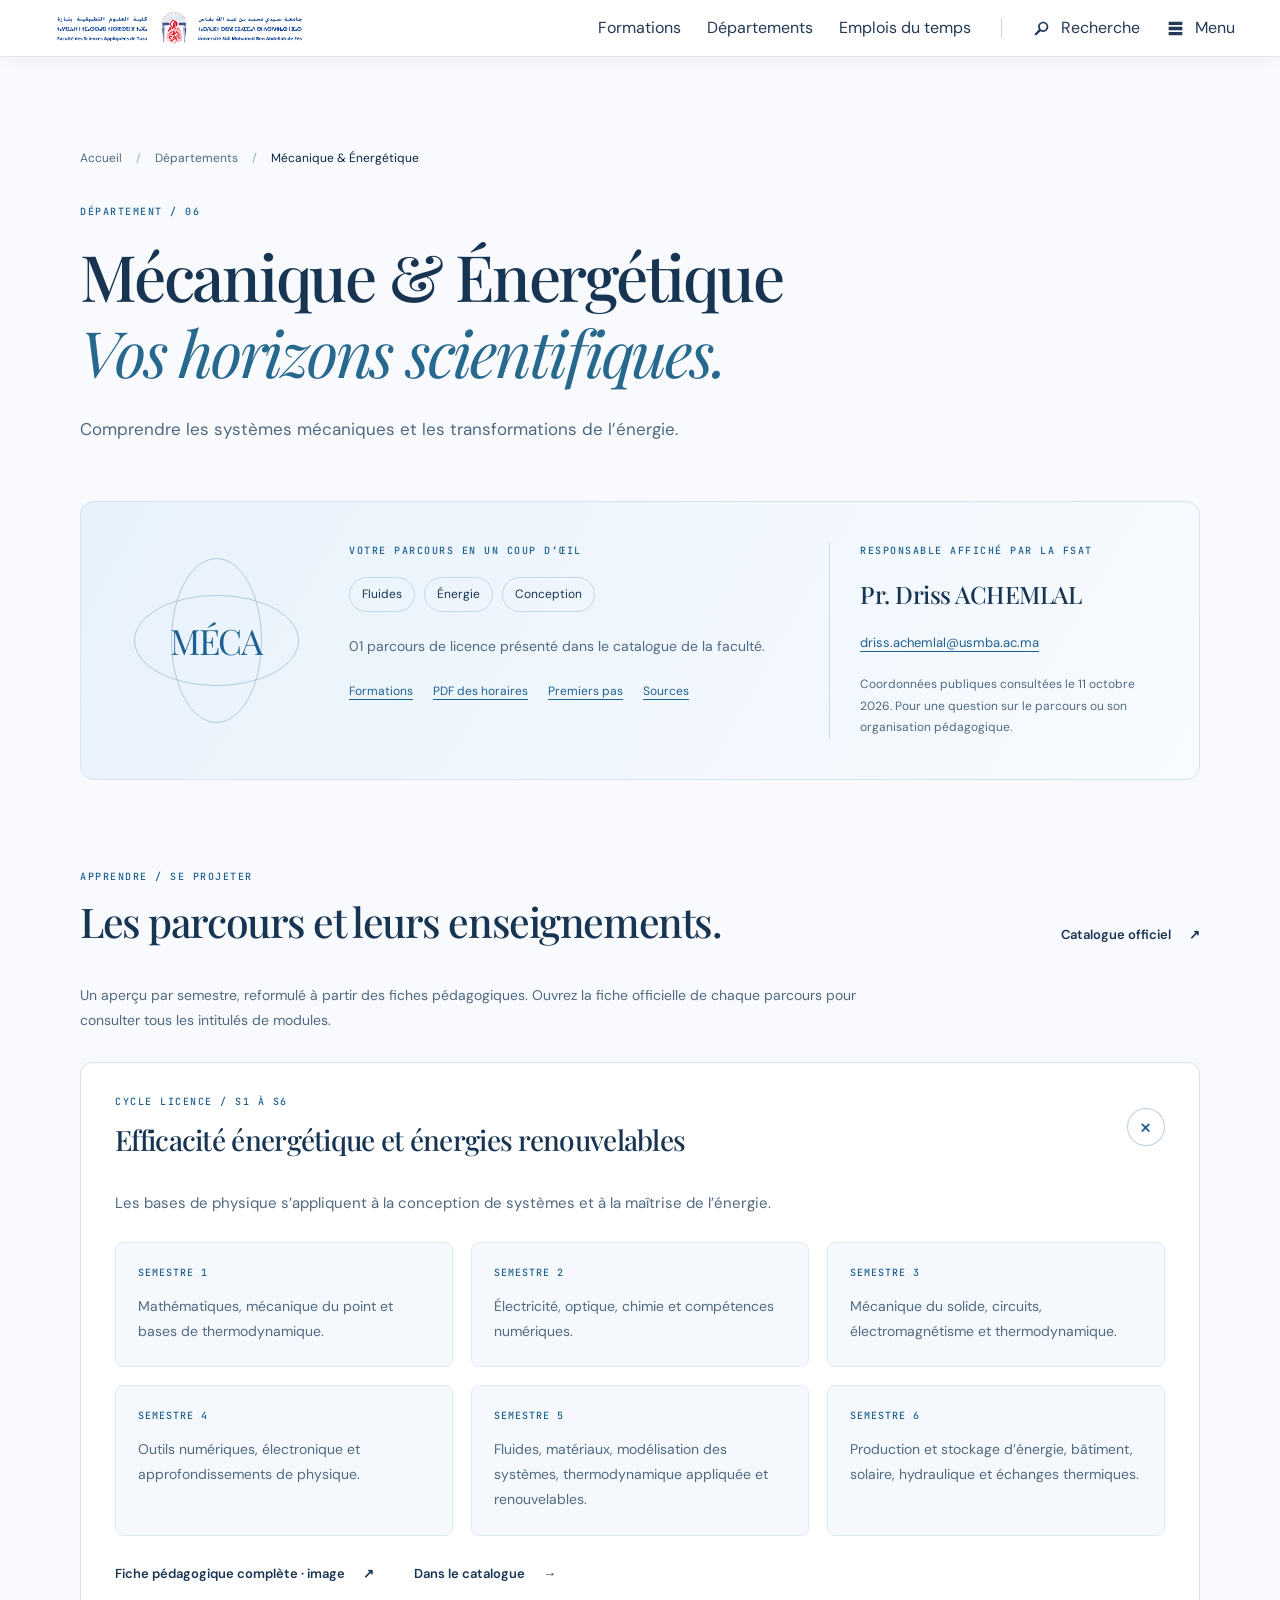
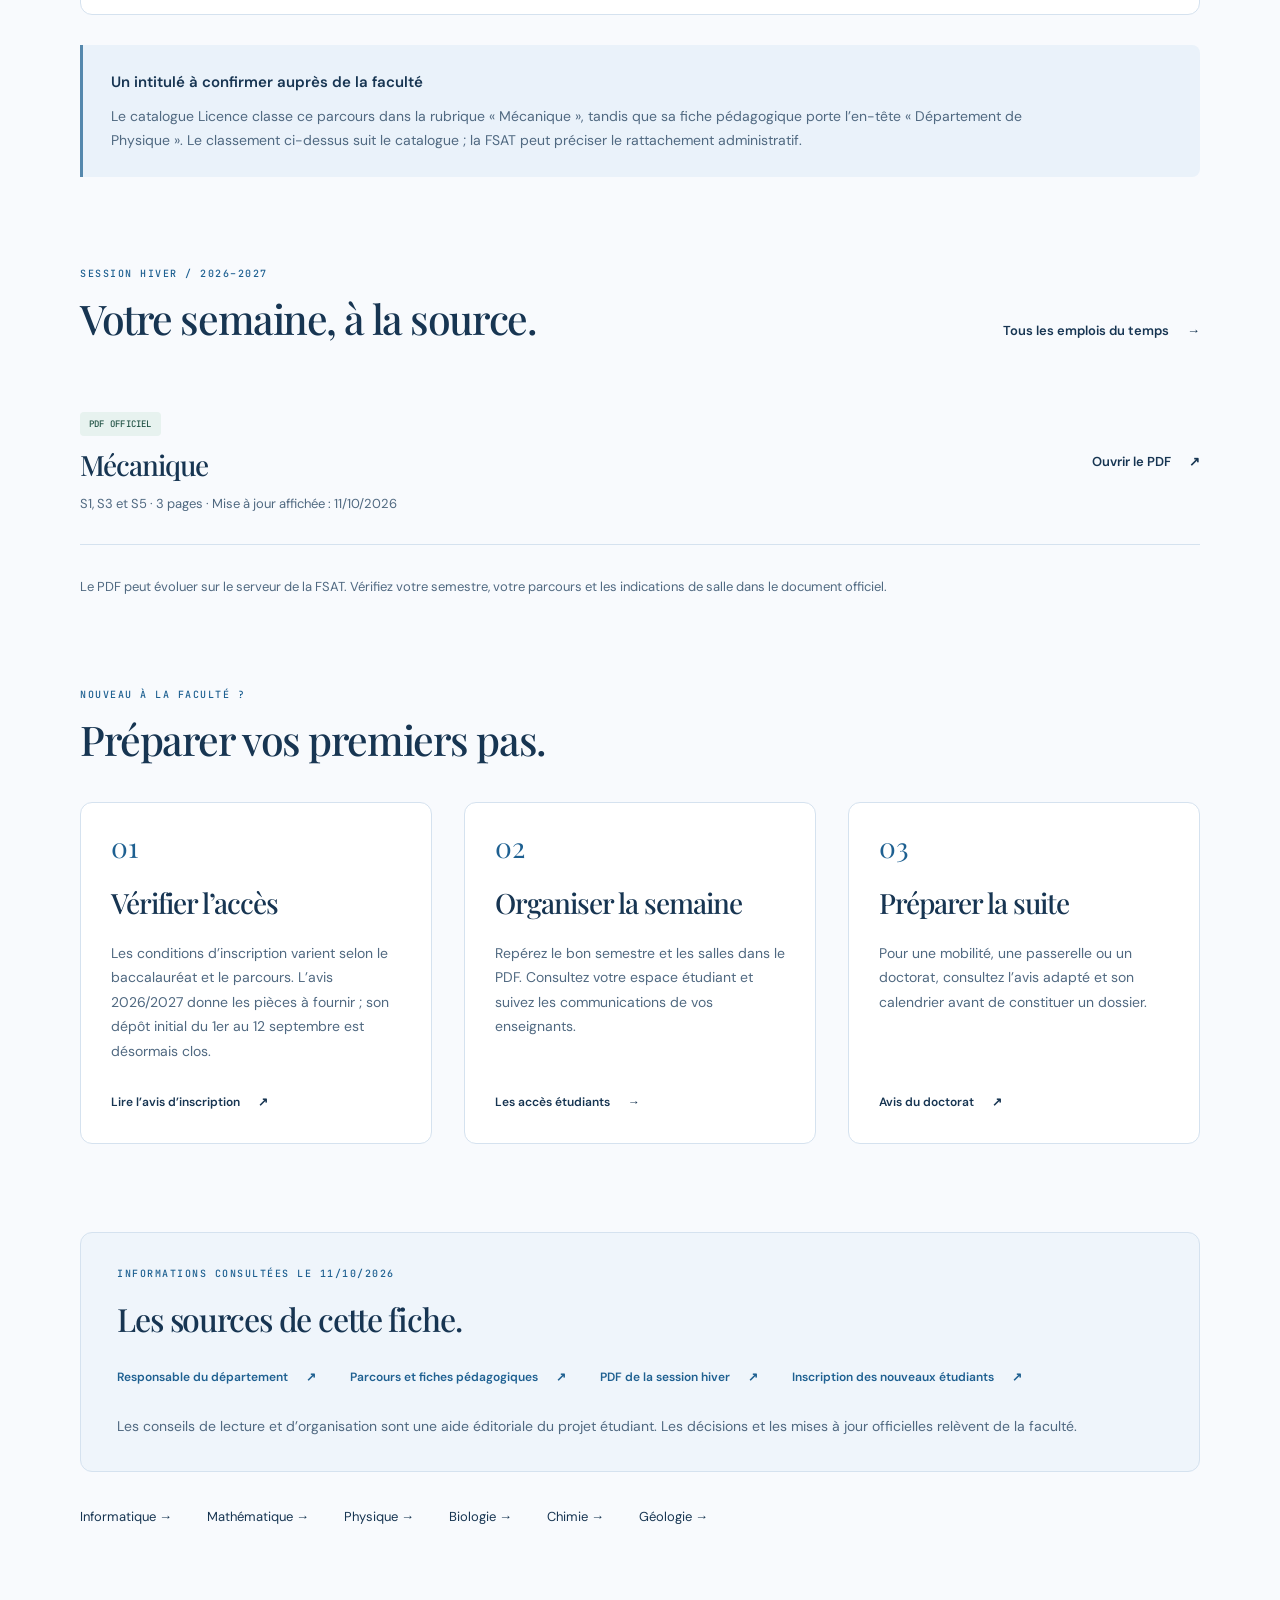
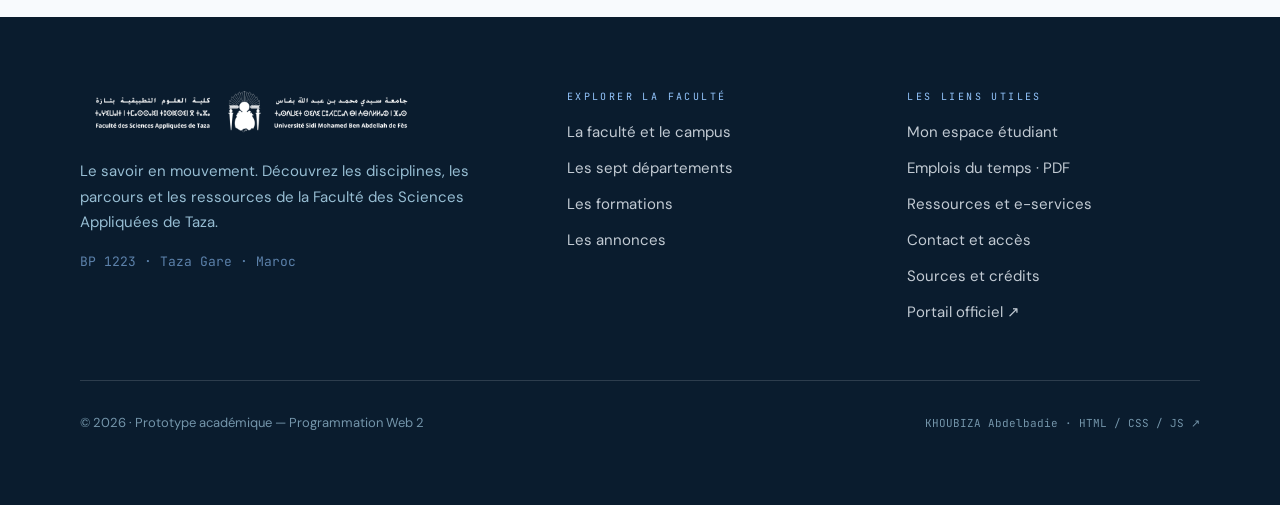
<file: departement-mecanique-energetique.html>
<!doctype html>
<html lang="fr" class="no-js">
<head>
  <meta charset="utf-8">
  <meta name="viewport" content="width=device-width, initial-scale=1">
  <meta name="description" content="Parcours de licence, aperçu des enseignements, responsable et PDF des horaires du département Mécanique &amp; Énergétique. Sources officielles FSAT.">
  <meta name="robots" content="noindex, nofollow">
  <title>Mécanique &amp; Énergétique — FSAT Taza | Prototype Web 2</title>
  <link rel="icon" href="assets/favicon.svg" type="image/svg+xml">
  <link rel="stylesheet" href="assets/fonts.css">
  <link rel="stylesheet" href="assets/styles.css">
  <link rel="stylesheet" href="assets/pages.css">
  <link rel="stylesheet" href="assets/etudiants.css">
  <script src="assets/app.js" defer></script>
</head>
<body class="inner-page">
  <a class="skip-link" href="#contenu">
   Aller au contenu
  </a>
  <div class="site-shell">
   <header class="global-header is-compressed" id="global-header">
    <div class="header-inner">
     <a aria-label="Faculté des Sciences Appliquées de Taza - USMBA" class="brand" href="index.html">
      <img alt="FSAT - USMBA" class="brand-logo" src="assets/logo-fsat.png"/>
     </a>
     <nav class="primary-nav">
      <a class="primary-link" href="formations.html">
       Formations
      </a>
      <a class="primary-link" href="faculte.html#departements">
       Départements
      </a>
      <a class="primary-link" href="emplois-du-temps.html">
       Emplois du temps
      </a>
      <span aria-hidden="true" class="nav-divider">
      </span>
      <button aria-controls="search-panel" aria-expanded="false" aria-label="Recherche" class="header-action" id="search-toggle" type="button">
       <span class="action-icon">
        <svg class="icon" fill="currentColor" viewbox="0 0 25 25">
         <path d="M3.939 21.06C3.356 20.477 3.356 19.519 3.939 18.935L9.043 13.853C8.376 12.811 8.001 11.562 8.001 10.25C8.001 6.521 11.022 3.501 14.749 3.501C18.478 3.501 21.498 6.521 21.498 10.25C21.498 13.978 18.477 16.998 14.749 16.998C13.437 16.998 12.187 16.623 11.146 15.956L6.064 21.06C5.48 21.644 4.522 21.644 3.939 21.06ZM14.749 14.749C17.228 14.749 19.248 12.729 19.248 10.25C19.248 7.771 17.227 5.751 14.749 5.751C12.271 5.751 10.251 7.772 10.251 10.25C10.251 12.728 12.27 14.749 14.749 14.749Z">
         </path>
        </svg>
       </span>
       Recherche
      </button>
      <button aria-controls="mega-menu" aria-expanded="false" aria-label="Menu" class="header-action" id="menu-toggle" type="button">
       <span class="action-icon">
        <svg class="icon" fill="currentColor" viewbox="0 0 25 25">
         <path d="M21.498 7.626C21.498 7.834 21.332 8.001 21.123 8.001H3.877C3.668 8.001 3.502 7.834 3.502 7.626V3.877C3.502 3.669 3.668 3.502 3.877 3.502H21.122C21.331 3.502 21.497 3.669 21.497 3.877L21.498 7.626ZM21.498 14.375C21.498 14.583 21.332 14.75 21.123 14.75H3.877C3.668 14.75 3.502 14.583 3.502 14.375V10.625C3.502 10.417 3.668 10.25 3.877 10.25H21.122C21.331 10.25 21.497 10.417 21.497 10.625L21.498 14.375ZM21.498 21.123C21.498 21.331 21.332 21.498 21.123 21.498H3.877C3.668 21.498 3.502 21.331 3.502 21.123V17.374C3.502 17.166 3.668 16.999 3.877 16.999H21.122C21.331 16.999 21.497 17.166 21.497 17.374L21.498 21.123Z">
         </path>
        </svg>
       </span>
       Menu
      </button>
     </nav>
    </div>
    <div class="search-panel" hidden="" id="search-panel">
     <form class="search-form" role="search">
      <span class="search-symbol">
       <svg class="icon" fill="currentColor" viewbox="0 0 25 25">
        <path d="M3.939 21.06C3.356 20.477 3.356 19.519 3.939 18.935L9.043 13.853C8.376 12.811 8.001 11.562 8.001 10.25C8.001 6.521 11.022 3.501 14.749 3.501C18.478 3.501 21.498 6.521 21.498 10.25C21.498 13.978 18.477 16.998 14.749 16.998C13.437 16.998 12.187 16.623 11.146 15.956L6.064 21.06C5.48 21.644 4.522 21.644 3.939 21.06ZM14.749 14.749C17.228 14.749 19.248 12.729 19.248 10.25C19.248 7.771 17.227 5.751 14.749 5.751C12.271 5.751 10.251 7.772 10.251 10.25C10.251 12.728 12.27 14.749 14.749 14.749Z">
        </path>
       </svg>
      </span>
      <input aria-controls="search-results" aria-label="Rechercher sur le portail de la FSAT" autocomplete="off" class="search-input" id="site-search" placeholder="Rechercher sur le portail de la FSAT (formations, départements, avis)…" type="search"/>
      <button class="search-close" id="search-close" type="button">
       Fermer
      </button>
     </form>
     <div aria-live="polite" class="search-results" hidden="" id="search-results">
     </div>
    </div>
   </header>
   <div aria-hidden="true" aria-label="Navigation du portail FSAT" aria-modal="true" class="mega-menu" hidden="" id="mega-menu" role="dialog">
    <div class="menu-left">
     <div aria-hidden="true" class="menu-watermark">
      <div class="watermark-layout">
       <div class="watermark-left">
        <div class="watermark-left-box">
         <div class="watermark-left-align">
          <div class="watermark-left-flip">
           <div class="watermark-left-canvas">
            <div class="watermark-left-position">
             <div class="watermark-left-clip">
              <div class="watermark-left-vector">
               <svg class="watermark-svg" fill="none" height="499.98" preserveaspectratio="none" viewbox="0 0 213.991 499.98" width="213.991">
                <path d="M73.3944 43.9831C51.8937 44.3129 34.3095 25.8983 27.8203 6.93033C27.2939 5.39186 25.2399 1.24588 26.6062 0C26.8688 0.0603036 27.1294 0.129337 27.3876 0.20698C29.0815 0.731191 30.9103 1.85934 32.5718 2.38343C50.1961 7.94297 73.069 17.0356 75.0573 38.3539C75.2003 39.8881 74.9607 40.713 74.4974 42.1809C76.8172 44.3584 79.1658 46.3023 81.4638 48.5016C88.1142 54.8672 94.4549 61.5474 100.466 68.5199C104.225 72.8413 107.691 77.4094 111.243 81.9007C111.672 82.4425 112.097 82.9792 112.575 83.479L112.93 83.2653C113.665 78.6385 107.948 74.1747 105.309 70.4453C93.0439 53.1091 88.8891 30.0732 91.207 9.21338C91.363 7.80562 91.591 3.83665 93.2279 3.66868C95.0189 4.25211 97.7567 7.3857 99.1537 8.78354C112.531 22.1717 131.236 62.144 114.019 78.2559C114.2 82.6687 114.673 86.5935 117.302 90.2656C127.024 103.85 135.068 118.131 142.334 133.144C143.051 135.044 143.66 136.771 144.723 138.511L144.682 134.533C144.69 133.134 143.053 130.64 142.337 129.251C141.009 126.699 139.783 124.095 138.663 121.444C131.723 105.282 131.241 82.0564 136.372 65.3043C138.038 59.8651 140.325 56.7099 141.945 52.2438C153.881 66.6011 164.682 111.836 151.615 129.395C150.294 131.172 148.302 133.015 146.884 134.797C146.988 137.477 146.883 140.992 147.156 143.562C147.675 145.958 148.751 148.751 149.732 150.982C153.941 160.544 156.435 170.508 159.346 180.488C161.044 186.308 161.942 191.706 162.993 197.647C164.534 191.874 163.233 188.375 161.916 182.639C156.509 159.079 160.053 133.817 175.94 114.925C176.92 113.759 177.716 112.767 178.819 111.699C186.053 126.709 186.407 160.219 180.92 176.256C178.315 183.872 173.861 189.726 166.569 193.38C166.282 196.591 165.511 199.727 163.965 202.565C165.252 209.458 166.26 215.518 166.948 222.505C168.212 235.354 168.708 247.681 168.917 260.578C170.603 257.527 170.799 256.674 170.655 253.15C170.52 249.864 170.362 246.436 170.431 243.15C170.837 224.133 178.212 205.928 191.159 191.993C193.163 189.84 201.259 181.497 203.829 182C205.409 183.811 205.209 194.22 204.974 196.867C203.161 217.294 196.447 253.876 172.406 258.383C171.357 260.737 169.435 264.365 169.085 266.778C168.405 271.46 168.943 276.492 168.541 281.221C167.509 293.337 166.426 305.254 163.674 317.126C163.449 318.097 161.843 324.965 161.843 325.596L162.086 325.818C163.117 325.014 164.244 320.427 164.506 319.033C169.184 294.159 186.817 271.907 210.849 263.365C211.566 263.11 213.179 262.878 213.991 262.78C213.92 265.135 213.991 268.873 213.518 271.076C209.5 289.836 188.944 331.647 165.377 325.488C160.964 329.077 158.799 336.288 157.181 341.502C156.056 345.184 154.812 348.832 153.45 352.434C147.681 367.692 142.271 379.047 134.522 393.151L134.594 393.533C136.895 393.826 142.258 382.106 143.695 379.834C152.977 365.166 166.856 354.534 184.009 351.013C189.19 349.913 195.466 350.299 200.568 349.832C198.995 363.902 184.247 380.338 173.529 388.845C164.149 396.291 149.162 401.031 138.151 394.183C136.629 395.159 132.074 397.939 131.09 399.168C128.037 402.992 125.296 408.154 122.432 412.139C115.618 421.618 108.145 430.813 99.9066 439.084C98.0417 440.957 96.8238 442.485 94.7279 444.194C95.2588 444.116 97.0758 443.859 97.3987 443.602C101.573 440.267 104.757 436.07 109.054 432.625C121.925 422.31 137.686 420.505 153.57 422.586C158.409 423.219 166.649 426.06 171.056 428.009C166.242 438.458 150.476 446.937 140.154 451.145C127.965 456.116 106.917 458.837 98.3017 446.182C96.6718 446.553 92.104 447.099 91.23 447.676C87.4552 450.172 83.8535 453.818 80.1528 456.605C68.7473 465.191 56.2546 473.276 42.8415 478.284C44.6552 478.401 46.026 478.597 47.7397 477.856C53.7041 475.281 59.9332 471.567 66.3097 470.047C82.7161 466.137 100.777 471.418 114.34 480.932C116.713 482.604 119.773 484.69 121.645 486.812C121.785 486.971 121.919 487.137 122.046 487.306C115.317 494.212 104.079 496.907 94.7799 498.779C92.318 499.276 88.4411 499.002 86.0442 499.98H80.066C77.3695 499.031 74.992 499.227 72.2319 498.819C69.7615 498.452 66.9482 497.645 64.5862 496.853C56.0199 493.98 50.6347 489.794 46.6467 481.656C45.1116 481.162 40.8742 480.049 39.3001 480.338C34.9598 481.13 28.3721 484.035 24.2079 485.262C21.0426 486.196 2.23209 490.503 0.339774 490.058C-0.215602 489.207 0.00598846 487.726 0.324575 486.837C0.983646 484.995 5.62924 484.484 7.19707 484.108C10.1973 483.384 13.1679 482.917 16.1004 482.181C23.08 480.431 29.8929 478.125 36.6146 475.577C38.6432 474.809 40.6576 474.215 42.5919 473.208C42.9794 470.746 44.313 468.396 44.4264 465.932C44.5273 463.736 44.1636 461.106 44.0998 458.903C44.0866 455.116 43.8815 449.546 44.72 445.876C48.0221 431.425 54.9863 418.371 66.5104 408.88C70.0263 405.983 73.8773 404.098 77.6196 401.608C78.231 401.2 78.4119 401.159 79.0846 401.278L79.2844 401.697C79.0927 403.682 78.6809 405.621 78.3019 407.611C74.8869 425.503 74.7431 446.886 60.8455 460.49C56.2489 464.99 52.6037 467.567 46.081 467.714C45.8157 469.115 45.2177 471.159 44.8454 472.587C50.2494 469.144 57.555 466.274 62.9001 462.775C69.9796 458.14 90.653 444.456 94.6939 437.657C94.7679 428.351 93.4649 425.635 91.034 416.867C89.9101 412.815 90.0601 404.093 90.1781 399.677C90.626 382.937 98.4977 362.866 110.688 351.297C111.138 354.862 111.19 358.805 111.683 362.444C112.902 371.448 114.046 379.866 114.364 389.004C114.837 402.604 114.067 414.366 104.618 425.168C103.645 426.17 102.309 427.61 101.145 428.363C97.1858 430.921 96.6468 430.747 96.9228 435.689L97.2168 435.884C97.7687 435.65 99.8536 433.043 100.549 432.317C110.104 422.256 118.647 411.276 126.052 399.54C128.348 395.921 130.524 392.569 132.366 388.674C131.715 385.768 131.97 383.079 131.065 380.431C130.04 377.531 127.55 375.25 126.114 372.631C114.337 351.15 114.43 320.987 126.108 299.457C127.199 303.303 128.905 305.949 130.201 309.445C136.283 325.845 145.646 344.685 142.041 362.558C141.305 366.406 139.997 372.189 137.474 375.294C133.262 380.48 133.909 379.837 133.971 386.433C134.431 385.362 134.943 384.294 135.5 383.269C139.838 375.294 143.351 366.976 146.747 358.556C149.875 350.654 152.596 342.593 154.897 334.41C155.968 330.569 156.806 326.694 157.888 322.808C155.859 319.075 155.231 314.913 151.61 312.337C135.383 300.792 127.197 277.922 126.363 258.63C126.231 255.573 126.299 241.812 128.132 239.903L128.478 239.983C130.02 241.36 135.714 249.27 137.253 251.221C147.95 264.783 159.447 279.573 160.538 297.491C160.867 302.887 159.821 309.188 156.112 313.397C156.664 315.243 158.063 318.019 158.841 320.173C159.137 316.422 160.094 313.495 160.687 309.958C161.377 305.843 162.089 301.609 162.731 297.491C164.821 283.47 165.768 269.301 165.564 255.128C161.413 249.759 161.091 247.73 154.072 245.4C150.189 244.111 145.043 240.143 142.156 237.221C127.688 222.574 120.557 202.666 120.873 182.204C121.522 183.092 122.198 183.968 123.043 184.645C137.967 196.599 155.398 207.479 161.26 226.912C163.005 232.694 164.052 241.078 161.651 247.013C162.321 247.874 164.244 250.615 165.209 250.495C167.502 246.908 160.178 191.372 156.105 184.892C155.707 184.258 151.844 181.252 150.844 180.471C143.042 180.105 140.52 180.461 133.113 176.882C116.314 168.766 106.409 153.326 100.501 136.194C100.07 134.944 99.7656 134.19 100.336 133.026C102.911 133.642 107.448 135.833 110.196 136.802C129.66 143.667 154.104 154.06 151.778 179.193C153.175 180.018 154.682 181.031 156.06 181.915C154.957 176.471 152.864 170.354 151.191 165.035C148.041 155.016 144.394 145.568 140.285 135.904C138.645 132.048 136.53 128.312 134.967 124.359C132.693 123.653 130.165 122.624 127.896 121.786C117.762 124.453 115.274 125.301 104.733 122.097C90.65 117.817 78.6953 106.269 71.9364 93.3917C74.7734 93.9268 77.5836 94.0263 80.4606 94.1732C97.1968 95.0287 118.991 95.2684 126.832 113.332C127.57 115.03 128.235 119.005 128.868 120.013C129.733 120.614 132.441 122.221 133.355 121.512C133.352 121.462 133.358 121.211 133.339 121.173C127.073 108.881 119.768 96.6727 111.753 85.4649C109.564 82.4051 107.768 79.4132 105.745 77.8774C103.276 77.5277 101.887 77.3683 99.4067 76.7915C99.2707 76.8864 99.1347 76.9805 98.9977 77.0737C91.715 82.0239 83.3251 82.9907 74.7815 81.9816C62.1525 80.4905 49.2033 71.9308 42.2067 61.4799C44.2421 61.0558 46.3954 61.0226 48.5005 60.5463C64.7311 56.8737 85.7873 53.943 97.0328 69.433C98.0217 70.7961 98.9257 73.7149 99.9126 75.4046C101.462 75.5701 103.001 75.8327 104.538 76.0772C102.923 73.1323 98.4147 68.5207 96.0588 65.8278C90.4621 59.4331 80.4669 48.5116 73.3944 43.9831Z" fill="#F5F0E8">
                </path>
                <path d="M141.967 133.186C143.616 133.268 143.466 133.058 144.305 134.574L144.345 138.547C143.287 136.809 142.681 135.084 141.967 133.186Z" fill="#F5F0E8">
                </path>
               </svg>
              </div>
             </div>
            </div>
           </div>
          </div>
         </div>
        </div>
       </div>
       <div class="watermark-letters">
        <div class="watermark-letters-grid">
         <div class="watermark-letters-position">
          <div class="watermark-letters-clip">
           <div class="watermark-letters-vector">
            <svg class="watermark-svg" fill="none" height="242.614" preserveaspectratio="none" viewbox="0 0 496.083 242.614" width="496.083">
             <path d="M53.0484 17.0646C37.4678 17.0646 26.0915 20.7742 18.9193 28.1937C11.9946 35.613 7.17206 48.8444 4.45162 67.8874C4.45162 68.3821 3.70969 68.6293 2.22582 68.6293C0.741949 68.6293 0 68.3821 0 67.8874C0.494624 64.9196 0.989264 60.5917 1.48388 54.9034C2.22583 49.2152 2.8441 43.1561 3.33872 36.726C3.83335 30.0485 4.20431 23.7421 4.45162 17.8065C4.94624 11.6237 5.19355 6.55378 5.19355 2.59677C5.19355 1.36021 5.9355 0.741936 7.41937 0.741936C8.90324 0.741936 9.64518 1.36021 9.64518 2.59677C9.64518 5.0699 10.758 6.92475 12.9839 8.16132C15.457 9.15057 18.1775 9.89252 21.1452 10.3872C24.3602 10.6344 27.0806 10.7581 29.3065 10.7581C50.5753 11.5 75.4302 11.871 103.871 11.871C121.43 11.871 135.28 11.7473 145.419 11.5C155.806 11.0054 165.823 10.7581 175.468 10.7581C183.63 10.7581 189.935 10.2635 194.387 9.27424C199.086 8.03768 202.054 5.44088 203.29 1.48387C203.538 0.49462 204.28 0 205.516 0C206.753 0 207.371 0.49462 207.371 1.48387C207.124 5.19357 206.753 10.1399 206.258 16.3226C205.764 22.5055 205.393 29.0593 205.145 35.984C204.898 42.6615 204.651 48.968 204.403 54.9034C204.156 60.5917 204.032 64.9196 204.032 67.8874C204.032 68.3821 203.29 68.6293 201.807 68.6293C200.323 68.6293 199.581 68.3821 199.581 67.8874C199.581 48.8444 196.366 35.613 189.935 28.1937C183.506 20.7742 171.758 17.0646 154.693 17.0646C143.07 17.0646 134.291 17.5592 128.355 18.5485C122.667 19.2904 118.833 21.3925 116.855 24.855C115.124 28.07 114.258 33.6346 114.258 41.5486V212.565C114.258 219.737 115.124 225.178 116.855 228.888C118.586 232.598 122.048 235.071 127.242 236.308C132.683 237.544 140.845 238.162 151.726 238.162C152.22 238.162 152.468 238.904 152.468 240.388C152.468 241.872 152.22 242.614 151.726 242.614C145.295 242.614 138 242.491 129.839 242.243C121.925 241.996 113.269 241.872 103.871 241.872C94.9678 241.872 86.4356 241.996 78.2743 242.243C70.3603 242.491 63.0646 242.614 56.3871 242.614C55.8925 242.614 55.6453 241.872 55.6453 240.388C55.6453 238.904 55.8925 238.162 56.3871 238.162C67.0216 238.162 75.0592 237.544 80.5001 236.308C85.9409 235.071 89.5269 232.598 91.2582 228.888C93.2366 225.178 94.2259 219.737 94.2259 212.565V40.8066C94.2259 32.8926 93.2366 27.3281 91.2582 24.113C89.2796 20.6506 85.3226 18.6721 79.3872 18.1775C73.4517 17.4355 64.6721 17.0646 53.0484 17.0646Z" fill="#F5F0E8">
             </path>
             <path d="M225.405 136.146L228.743 129.468H324.824L327.42 136.146H225.405ZM408.663 238.162C409.652 238.162 410.146 238.904 410.146 240.388C410.146 241.872 409.652 242.614 408.663 242.614C401.738 242.614 394.566 242.367 387.147 241.872C379.974 241.377 373.049 241.13 366.373 241.13C358.706 241.13 352.028 241.377 346.34 241.872C340.899 242.367 334.84 242.614 328.162 242.614C327.173 242.614 326.678 241.872 326.678 240.388C326.678 238.904 327.173 238.162 328.162 238.162C342.012 238.162 350.668 236.307 354.131 232.598C357.84 228.888 357.346 221.839 352.647 211.453L268.808 31.1614L275.856 24.8549L204.259 196.985C198.077 212.071 197.582 222.705 202.775 228.888C207.969 235.071 218.974 238.162 235.792 238.162C237.029 238.162 237.647 238.904 237.647 240.388C237.647 241.872 237.029 242.614 235.792 242.614C228.372 242.614 221.571 242.367 215.388 241.872C209.205 241.377 201.416 241.13 192.018 241.13C183.362 241.13 176.313 241.377 170.872 241.872C165.678 242.367 159.373 242.614 151.953 242.614C150.964 242.614 150.469 241.872 150.469 240.388C150.469 238.904 150.964 238.162 151.953 238.162C158.631 238.162 164.442 236.926 169.388 234.452C174.334 231.979 178.91 227.528 183.114 221.098C187.566 214.668 192.265 205.517 197.211 193.646L274.744 7.04844C275.238 6.30651 275.98 5.93555 276.969 5.93555C278.206 5.93555 278.948 6.30651 279.195 7.04844L365.26 191.791C370.947 204.157 376.017 213.802 380.469 220.727C384.921 227.404 389.372 231.979 393.824 234.452C398.276 236.926 403.222 238.162 408.663 238.162ZM462.325 212.566C462.325 219.738 463.067 225.178 464.551 228.888C466.035 232.598 469.126 235.071 473.825 236.307C478.772 237.544 485.944 238.162 495.341 238.162C495.835 238.162 496.083 238.904 496.083 240.388C496.083 241.872 495.835 242.614 495.341 242.614C489.406 242.614 482.852 242.49 475.68 242.243C468.508 241.996 460.594 241.872 451.938 241.872C443.777 241.872 435.987 241.996 428.567 242.243C421.395 242.49 414.841 242.614 408.905 242.614C408.164 242.614 407.793 241.872 407.793 240.388C407.793 238.904 408.164 238.162 408.905 238.162C418.303 238.162 425.352 237.544 430.051 236.307C434.997 235.071 438.212 232.598 439.696 228.888C441.428 225.178 442.293 219.738 442.293 212.566V40.8067C442.293 33.6346 441.428 28.3174 439.696 24.8549C438.212 21.1453 434.997 18.6722 430.051 17.4356C425.352 15.9517 418.303 15.2097 408.905 15.2097C408.164 15.2097 407.793 14.4679 407.793 12.984C407.793 11.5001 408.164 10.7581 408.905 10.7581C414.841 10.7581 421.395 11.0054 428.567 11.5001C435.987 11.7474 443.777 11.871 451.938 11.871C460.594 11.871 468.508 11.7474 475.68 11.5001C483.1 11.0054 489.654 10.7581 495.341 10.7581C495.835 10.7581 496.083 11.5001 496.083 12.984C496.083 14.4679 495.835 15.2097 495.341 15.2097C485.944 15.2097 478.895 15.9517 474.196 17.4356C469.497 18.9195 466.282 21.5162 464.551 25.2259C463.067 28.9357 462.325 34.3766 462.325 41.5486V212.566Z" fill="#F5F0E8">
             </path>
            </svg>
           </div>
          </div>
         </div>
        </div>
       </div>
       <div class="watermark-right">
        <div class="watermark-right-clip">
         <div class="watermark-right-contents">
          <div class="watermark-right-mask">
           <svg class="watermark-svg" fill="none" height="499.99" preserveaspectratio="none" viewbox="0 0 212.991 499.99" width="212.991">
            <path d="M73.0514 43.984C51.6512 44.3138 34.1492 25.8988 27.6903 6.93047C27.1664 5.39197 25.1219 1.24591 26.4819 0C26.7432 0.0603048 27.0026 0.129339 27.2596 0.206984C28.9456 0.731205 30.7659 1.85937 32.4196 2.38348C49.9616 7.94313 72.7275 17.036 74.7065 38.3546C74.8489 39.8889 74.6104 40.7138 74.1494 42.1818C76.4583 44.3593 78.7959 46.3033 81.0831 48.5025C87.7024 54.8683 94.0131 61.5487 99.9958 68.5212C103.739 72.8427 107.188 77.4109 110.723 81.9024C111.15 82.4441 111.573 82.9808 112.049 83.4806L112.402 83.2669C113.134 78.64 107.444 74.1762 104.818 70.4467C92.6092 53.1101 88.4733 30.0738 90.7802 9.21357C90.9362 7.80577 91.1632 3.83672 92.7921 3.66876C94.5751 4.25219 97.2999 7.38585 98.6899 8.78371C112.005 22.1722 130.623 62.1453 113.486 78.2574C113.666 82.6703 114.137 86.5953 116.753 90.2674C126.431 103.852 134.436 118.134 141.669 133.146C142.382 135.046 142.988 136.773 144.046 138.514L144.006 134.535C144.014 133.136 142.384 130.642 141.672 129.253C140.35 126.701 139.129 124.098 138.015 121.447C131.107 105.284 130.628 82.0581 135.735 65.3056C137.393 59.8663 139.669 56.7111 141.281 52.2449C153.163 66.6025 163.912 111.838 150.908 129.397C149.592 131.174 147.609 133.017 146.198 134.799C146.301 137.479 146.197 140.995 146.468 143.565C146.985 145.961 148.055 148.754 149.033 150.985C153.222 160.547 155.704 170.512 158.602 180.491C160.291 186.311 161.185 191.71 162.231 197.651C163.765 191.878 162.47 188.379 161.159 182.642C155.777 159.082 159.305 133.819 175.118 114.928C176.094 113.762 176.885 112.77 177.983 111.701C185.183 126.711 185.536 160.222 180.075 176.259C177.481 183.875 173.049 189.73 165.791 193.384C165.504 196.595 164.737 199.731 163.199 202.569C164.479 209.462 165.483 215.523 166.167 222.51C167.425 235.358 167.92 247.686 168.128 260.583C169.806 257.532 170.001 256.679 169.857 253.155C169.723 249.869 169.565 246.441 169.635 243.155C170.038 224.138 177.379 205.932 190.265 191.997C192.26 189.844 200.318 181.5 202.876 182.003C204.449 183.814 204.249 194.224 204.016 196.871C202.211 217.299 195.53 253.881 171.601 258.388C170.556 260.742 168.643 264.371 168.294 266.784C167.617 271.466 168.154 276.497 167.753 281.226C166.726 293.343 165.648 305.26 162.909 317.133C162.685 318.104 161.087 324.972 161.087 325.602L161.328 325.824C162.355 325.02 163.477 320.434 163.737 319.04C168.393 294.165 185.944 271.913 209.864 263.371C210.577 263.116 212.183 262.884 212.991 262.786C212.92 265.141 212.99 268.879 212.52 271.082C208.52 289.842 188.061 331.653 164.604 325.494C160.212 329.083 158.057 336.294 156.446 341.509C155.327 345.191 154.088 348.839 152.734 352.441C146.991 367.7 141.606 379.054 133.893 393.159L133.965 393.541C136.255 393.834 141.593 382.113 143.024 379.841C152.263 365.174 166.076 354.541 183.149 351.02C188.306 349.92 194.554 350.306 199.631 349.839C198.065 363.91 183.386 380.345 172.719 388.853C163.382 396.299 148.465 401.039 137.505 394.191C135.99 395.167 131.456 397.947 130.478 399.176C127.439 403 124.71 408.162 121.86 412.147C115.077 421.627 107.64 430.821 99.4399 439.093C97.5829 440.966 96.371 442.494 94.2851 444.203C94.8141 444.125 96.622 443.868 96.944 443.611C101.099 440.276 104.269 436.078 108.544 432.633C121.355 422.319 137.043 420.514 152.853 422.595C157.668 423.228 165.87 426.068 170.256 428.017C165.465 438.467 149.774 446.946 139.499 451.154C127.368 456.125 106.418 458.846 97.8419 446.191C96.22 446.562 91.6742 447.108 90.8032 447.685C87.0464 450.181 83.4615 453.827 79.7782 456.614C68.426 465.201 55.9917 473.286 42.6413 478.293C44.4466 478.41 45.8109 478.606 47.5166 477.865C53.4531 475.29 59.6531 471.577 65.9998 470.057C82.3295 466.147 100.306 471.428 113.805 480.941C116.168 482.613 119.213 484.699 121.077 486.821C121.216 486.98 121.349 487.146 121.476 487.315C114.778 494.222 103.594 496.917 94.3371 498.789C91.8872 499.286 88.0283 499.012 85.6425 499.99H79.6918C77.0079 499.041 74.6415 499.237 71.8945 498.829C69.4356 498.462 66.6354 497.655 64.2843 496.863C55.7582 493.99 50.3981 489.804 46.4287 481.665C44.9008 481.171 40.6832 480.058 39.1165 480.347C34.7964 481.139 28.2395 484.044 24.0948 485.271C20.9443 486.205 2.22169 490.513 0.338169 490.068C-0.214607 489.217 0.00598256 487.736 0.323069 486.846C0.97904 485.004 5.60294 484.493 7.16347 484.117C10.1497 483.393 13.1064 482.926 16.0251 482.19C22.9722 480.44 29.7532 478.134 36.4435 475.586C38.4626 474.818 40.4676 474.224 42.3928 473.218C42.7785 470.756 44.1059 468.406 44.2188 465.942C44.3193 463.746 43.9572 461.115 43.8937 458.912C43.8806 455.125 43.6764 449.555 44.511 445.885C47.7976 431.433 54.7293 418.38 66.1996 408.888C69.6991 405.991 73.532 404.106 77.2568 401.616C77.8654 401.208 78.0455 401.167 78.7152 401.286L78.9139 401.705C78.7232 403.69 78.3132 405.629 77.936 407.619C74.5369 425.511 74.3938 446.895 60.5612 460.499C55.9861 465 52.3579 467.577 45.8656 467.724C45.6016 469.125 45.0064 471.169 44.6358 472.597C50.0146 469.154 57.286 466.284 62.6061 462.785C69.6527 458.149 90.2293 444.465 94.2511 437.665C94.3251 428.359 93.0281 425.643 90.6082 416.876C89.4903 412.824 89.6393 404.101 89.7573 399.685C90.2033 382.944 98.0369 362.874 110.17 351.304C110.618 354.869 110.671 358.812 111.161 362.451C112.374 371.456 113.513 379.873 113.829 389.012C114.3 402.612 113.534 414.375 104.13 425.176C103.162 426.178 101.831 427.618 100.673 428.371C96.732 430.929 96.195 430.755 96.47 435.697L96.763 435.892C97.3119 435.658 99.3869 433.051 100.079 432.325C109.589 422.265 118.092 411.284 125.464 399.548C127.749 395.929 129.915 392.577 131.747 388.682C131.099 385.775 131.354 383.086 130.453 380.438C129.433 377.538 126.954 375.257 125.526 372.639C113.802 351.157 113.895 320.994 125.519 299.463C126.606 303.309 128.303 305.955 129.593 309.451C135.646 325.851 144.966 344.692 141.377 362.566C140.645 366.414 139.342 372.197 136.832 375.301C132.639 380.487 133.283 379.844 133.345 386.44C133.803 385.369 134.312 384.301 134.867 383.276C139.185 375.301 142.68 366.984 146.061 358.563C149.176 350.661 151.884 342.6 154.173 334.416C155.239 330.575 156.073 326.7 157.15 322.815C155.13 319.082 154.505 314.92 150.902 312.343C134.75 300.798 126.604 277.927 125.774 258.635C125.642 255.578 125.71 241.817 127.534 239.908L127.878 239.988C129.413 241.365 135.08 249.275 136.612 251.226C147.258 264.789 158.702 279.578 159.788 297.497C160.115 302.893 159.074 309.194 155.382 313.404C155.931 315.25 157.324 318.026 158.099 320.18C158.393 316.429 159.345 313.502 159.936 309.964C160.623 305.849 161.331 301.615 161.971 297.497C164.051 283.475 164.993 269.307 164.79 255.133C160.658 249.764 160.338 247.735 153.353 245.405C149.488 244.116 144.365 240.148 141.491 237.225C127.092 222.579 119.994 202.67 120.308 182.207C120.954 183.095 121.627 183.971 122.468 184.648C137.322 196.603 154.671 207.483 160.507 226.916C162.243 232.698 163.286 241.083 160.895 247.018C161.563 247.879 163.476 250.62 164.437 250.5C166.719 246.913 159.429 191.376 155.375 184.895C154.979 184.261 151.135 181.255 150.14 180.474C142.373 180.108 139.863 180.464 132.49 176.885C115.77 168.77 105.912 153.329 100.031 136.196C99.6018 134.946 99.2989 134.192 99.8668 133.028C102.43 133.644 106.946 135.835 109.68 136.804C129.055 143.67 153.385 154.063 151.07 179.196C152.46 180.021 153.959 181.034 155.331 181.918C154.233 176.474 152.15 170.358 150.485 165.039C147.349 155.019 143.719 145.571 139.629 135.906C137.997 132.05 135.892 128.314 134.336 124.362C132.073 123.656 129.557 122.627 127.299 121.789C117.211 124.456 114.735 125.303 104.244 122.1C90.2263 117.82 78.3275 106.271 71.6003 93.3935C74.424 93.9287 77.2211 94.0282 80.0846 94.1751C96.743 95.0306 118.434 95.2703 126.241 113.335C126.974 115.033 127.637 119.008 128.267 120.016C129.128 120.617 131.821 122.224 132.732 121.515C132.729 121.465 132.734 121.214 132.715 121.176C126.48 108.883 119.208 96.6747 111.23 85.4666C109.052 82.4067 107.266 79.4148 105.252 77.8789C102.795 77.5292 101.41 77.3699 98.9419 76.7931C98.8069 76.888 98.6709 76.9821 98.5349 77.0753C91.2862 82.0256 82.9357 82.9923 74.432 81.9833C61.862 80.4921 48.9735 71.9323 42.0094 61.4812C44.0354 61.057 46.1786 61.0238 48.2739 60.5475C64.4286 56.8749 85.3865 53.9441 96.579 69.4344C97.5639 70.7975 98.4639 73.7163 99.4459 75.4061C100.988 75.5716 102.519 75.8342 104.051 76.0787C102.442 73.1337 97.9549 68.522 95.61 65.8291C90.0393 59.4343 80.0909 48.5125 73.0514 43.984Z" fill="#F5F0E8">
            </path>
            <path d="M141.25 133.188C142.899 133.27 142.749 133.06 143.588 134.576L143.628 138.549C142.57 136.811 141.964 135.086 141.25 133.188Z" fill="#F5F0E8">
            </path>
           </svg>
          </div>
         </div>
        </div>
       </div>
      </div>
     </div>
<nav class="menu-nav" aria-label="Toutes les rubriques">
<a class="menu-link" href="formations.html"><span class="menu-link-title">Formations<span class="menu-link-rule"></span></span><span aria-hidden="true" class="menu-link-arrow">↗</span></a>
<a class="menu-link" href="faculte.html"><span class="menu-link-title">La faculté<span class="menu-link-rule"></span></span><span aria-hidden="true" class="menu-link-arrow">↗</span></a>
<a class="menu-link" href="faculte.html#departements"><span class="menu-link-title">Départements<span class="menu-link-rule"></span></span><span aria-hidden="true" class="menu-link-arrow">↗</span></a>
<a class="menu-link" href="emplois-du-temps.html"><span class="menu-link-title">Emplois du temps<span class="menu-link-rule"></span></span><span aria-hidden="true" class="menu-link-arrow">↗</span></a>
<a class="menu-link" href="services.html"><span class="menu-link-title">Mon espace étudiant<span class="menu-link-rule"></span></span><span aria-hidden="true" class="menu-link-arrow">↗</span></a>
<a class="menu-link" href="ressources.html"><span class="menu-link-title">Ressources &amp; e-services<span class="menu-link-rule"></span></span><span aria-hidden="true" class="menu-link-arrow">↗</span></a>
<a class="menu-link" href="index.html#actualites"><span class="menu-link-title">Actualités<span class="menu-link-rule"></span></span><span aria-hidden="true" class="menu-link-arrow">↗</span></a>
<a class="menu-link" href="contact.html"><span class="menu-link-title">Contact<span class="menu-link-rule"></span></span><span aria-hidden="true" class="menu-link-arrow">↗</span></a>
<a class="menu-link" href="sources.html"><span class="menu-link-title">Sources &amp; crédits<span class="menu-link-rule"></span></span><span aria-hidden="true" class="menu-link-arrow">↗</span></a>
</nav>

    </div>
    <div class="menu-right">
     <img alt="Bibliothèque universitaire" class="menu-photo" src="assets/menu-image.png"/>
     <div class="menu-image-overlay">
     </div>
     <div class="menu-teaser">
      <h2 class="menu-teaser-title">
       Excellence Académique &amp; Recherche
      </h2>
      <p class="menu-teaser-description">
       Parcours, responsables pédagogiques, emplois du temps et ressources : les repères utiles pour vivre et étudier à la FSAT.
      </p>
      <div class="menu-cta-wrap">
       <a class="menu-cta" href="faculte.html#departements">
        <span class="menu-cta-label">
         Découvrir la Faculté des Sciences Appliquées
        </span>
        <span>
         →
        </span>
       </a>
      </div>
     </div>
    </div>
   </div>
   <main id="contenu" tabindex="-1" class="portal-content">
<section class="page-intro wrap"><nav aria-label="Fil d’Ariane" class="breadcrumbs"><a href="index.html">Accueil</a><span aria-hidden="true">/</span><a href="faculte.html#departements">Départements</a><span aria-hidden="true">/</span><span aria-current="page">Mécanique & Énergétique</span></nav><p class="eyebrow">DÉPARTEMENT / 06</p><h1>Mécanique &amp; Énergétique<br/><em>Vos horizons scientifiques.</em></h1><p class="lead">Comprendre les systèmes mécaniques et les transformations de l’énergie.</p></section><section class="wrap section section-tight"><div class="department-banner"><div class="discipline-mark" aria-hidden="true"><span>MÉCA</span><div class="orbit orbit-one"></div><div class="orbit orbit-two"></div></div><div class="discipline-summary"><p class="eyebrow">VOTRE PARCOURS EN UN COUP D’ŒIL</p><div class="tag-list"><span>Fluides</span><span>Énergie</span><span>Conception</span></div><p>01 parcours de licence présenté dans le catalogue de la faculté.</p><nav class="jump-links" aria-label="Dans cette fiche"><a href="#parcours">Formations</a><a href="#horaires">PDF des horaires</a><a href="#premiers-pas">Premiers pas</a><a href="#sources-departement">Sources</a></nav></div><aside class="department-contact"><p class="eyebrow">RESPONSABLE AFFICHÉ PAR LA FSAT</p><h2>Pr. Driss ACHEMLAL</h2><a href="mailto:driss.achemlal@usmba.ac.ma">driss.achemlal@usmba.ac.ma</a><p class="small">Coordonnées publiques consultées le 11 octobre 2026. Pour une question sur le parcours ou son organisation pédagogique.</p></aside></div></section><section class="section section-tight wrap" id="parcours"><div class="section-head"><div><p class="eyebrow">APPRENDRE / SE PROJETER</p><h2>Les parcours et leurs enseignements.</h2></div><a class="text-link" href="https://fsat.usmba.ac.ma/licence-fsat/" target="_blank" rel="noopener noreferrer">Catalogue officiel <span aria-hidden="true">↗</span></a></div><p class="reading-note">Un aperçu par semestre, reformulé à partir des fiches pédagogiques. Ouvrez la fiche officielle de chaque parcours pour consulter tous les intitulés de modules.</p><div class="programme-list"><details class="programme" id="programme-energies" open><summary><span><span class="eyebrow">CYCLE LICENCE / S1 À S6</span><span class="programme-title">Efficacité énergétique et énergies renouvelables</span></span><span class="disclosure-mark" aria-hidden="true">+</span></summary><div class="programme-body"><p>Les bases de physique s’appliquent à la conception de systèmes et à la maîtrise de l’énergie.</p><ol class="semester-grid"><li><span class="semester-label">SEMESTRE 1</span><p>Mathématiques, mécanique du point et bases de thermodynamique.</p></li><li><span class="semester-label">SEMESTRE 2</span><p>Électricité, optique, chimie et compétences numériques.</p></li><li><span class="semester-label">SEMESTRE 3</span><p>Mécanique du solide, circuits, électromagnétisme et thermodynamique.</p></li><li><span class="semester-label">SEMESTRE 4</span><p>Outils numériques, électronique et approfondissements de physique.</p></li><li><span class="semester-label">SEMESTRE 5</span><p>Fluides, matériaux, modélisation des systèmes, thermodynamique appliquée et renouvelables.</p></li><li><span class="semester-label">SEMESTRE 6</span><p>Production et stockage d’énergie, bâtiment, solaire, hydraulique et échanges thermiques.</p></li></ol><div class="programme-actions"><a class="text-link" href="https://fsat.usmba.ac.ma/wp-content/uploads/2026/06/EfficaciteEner.png" target="_blank" rel="noopener noreferrer">Fiche pédagogique complète · image <span aria-hidden="true">↗</span></a><a class="text-link" href="formations.html#energies">Dans le catalogue <span aria-hidden="true">→</span></a></div></div></details></div><aside class="info-callout"><strong>Un intitulé à confirmer auprès de la faculté</strong><p>Le catalogue Licence classe ce parcours dans la rubrique « Mécanique », tandis que sa fiche pédagogique porte l’en-tête « Département de Physique ». Le classement ci-dessus suit le catalogue ; la FSAT peut préciser le rattachement administratif.</p></aside></section><section class="section section-tight wrap" id="horaires"><div class="section-head"><div><p class="eyebrow">SESSION HIVER / 2026–2027</p><h2>Votre semaine, à la source.</h2></div><a class="text-link" href="emplois-du-temps.html">Tous les emplois du temps <span aria-hidden="true">→</span></a></div><div class="schedule-inline"><article><div><span class="status-badge">PDF OFFICIEL</span><h3>Mécanique</h3><p>S1, S3 et S5 · 3 pages · Mise à jour affichée : 11/10/2026</p></div><a class="text-link" href="https://fsat.usmba.ac.ma/emplois_fsat/PDF/M%C3%A9canique.pdf" target="_blank" rel="noopener noreferrer">Ouvrir le PDF <span aria-hidden="true">↗</span></a></article></div><p class="source-note">Le PDF peut évoluer sur le serveur de la FSAT. Vérifiez votre semestre, votre parcours et les indications de salle dans le document officiel.</p></section><section class="section section-tight wrap" id="premiers-pas"><div class="section-head"><div><p class="eyebrow">NOUVEAU À LA FACULTÉ ?</p><h2>Préparer vos premiers pas.</h2></div></div><div class="student-steps"><article><span class="index-number">01</span><h3>Vérifier l’accès</h3><p>Les conditions d’inscription varient selon le baccalauréat et le parcours. L’avis 2026/2027 donne les pièces à fournir ; son dépôt initial du 1er au 12 septembre est désormais clos.</p><a class="text-link" href="https://fsat.usmba.ac.ma/2026/08/26/annonce-relative-a-linscription-des-nouveaux-etudiants-au-titre-de-lannee-universitaire-2026-2027/" target="_blank" rel="noopener noreferrer">Lire l’avis d’inscription <span aria-hidden="true">↗</span></a></article><article><span class="index-number">02</span><h3>Organiser la semaine</h3><p>Repérez le bon semestre et les salles dans le PDF. Consultez votre espace étudiant et suivez les communications de vos enseignants.</p><a class="text-link" href="ressources.html#scolarite">Les accès étudiants <span aria-hidden="true">→</span></a></article><article><span class="index-number">03</span><h3>Préparer la suite</h3><p>Pour une mobilité, une passerelle ou un doctorat, consultez l’avis adapté et son calendrier avant de constituer un dossier.</p><a class="text-link" href="https://fsat.usmba.ac.ma/category/doctorat/" target="_blank" rel="noopener noreferrer">Avis du doctorat <span aria-hidden="true">↗</span></a></article></div></section><section class="wrap section section-tight" id="sources-departement"><div class="source-panel"><p class="eyebrow">INFORMATIONS CONSULTÉES LE 11/10/2026</p><h2>Les sources de cette fiche.</h2><ul><li><a class="text-link" href="https://fsat.usmba.ac.ma/nos-departements-fsat/" target="_blank" rel="noopener noreferrer">Responsable du département <span aria-hidden="true">↗</span></a></li><li><a class="text-link" href="https://fsat.usmba.ac.ma/licence-fsat/" target="_blank" rel="noopener noreferrer">Parcours et fiches pédagogiques <span aria-hidden="true">↗</span></a></li><li><a class="text-link" href="https://fsat.usmba.ac.ma/emplois_fsat/index.php" target="_blank" rel="noopener noreferrer">PDF de la session hiver <span aria-hidden="true">↗</span></a></li><li><a class="text-link" href="https://fsat.usmba.ac.ma/2026/08/26/annonce-relative-a-linscription-des-nouveaux-etudiants-au-titre-de-lannee-universitaire-2026-2027/" target="_blank" rel="noopener noreferrer">Inscription des nouveaux étudiants <span aria-hidden="true">↗</span></a></li></ul><p class="small">Les conseils de lecture et d’organisation sont une aide éditoriale du projet étudiant. Les décisions et les mises à jour officielles relèvent de la faculté.</p></div><nav class="department-switcher" aria-label="Autres départements"><a class="" href="departement-informatique.html">Informatique <span aria-hidden="true">→</span></a><a class="" href="departement-mathematique.html">Mathématique <span aria-hidden="true">→</span></a><a class="" href="departement-physique.html">Physique <span aria-hidden="true">→</span></a><a class="" href="departement-biologie.html">Biologie <span aria-hidden="true">→</span></a><a class="" href="departement-chimie.html">Chimie <span aria-hidden="true">→</span></a><a class="" href="departement-geologie.html">Géologie <span aria-hidden="true">→</span></a></nav></section>
</main>
   <footer class="footer" id="contact">
    <div class="footer-inner">
     <div class="footer-grid">
      <div class="footer-identity">
       <a class="footer-brand" href="index.html" aria-label="Retour à l’accueil"><img class="footer-logo" src="assets/logo-fsat.png" alt="FSAT — Université Sidi Mohamed Ben Abdellah"></a>
       <p class="footer-description">Le savoir en mouvement. Découvrez les disciplines, les parcours et les ressources de la Faculté des Sciences Appliquées de Taza.</p>
       <p class="footer-address">BP 1223 · Taza Gare · Maroc</p>
      </div>
      <div>
       <h2 class="footer-heading">Explorer la faculté</h2>
       <ul class="footer-links">
        <li><a class="footer-link" href="faculte.html">La faculté et le campus</a></li>
        <li><a class="footer-link" href="faculte.html#departements">Les sept départements</a></li>
        <li><a class="footer-link" href="formations.html">Les formations</a></li>
        <li><a class="footer-link" href="index.html#actualites">Les annonces</a></li>
       </ul>
      </div>
      <div>
       <h2 class="footer-heading">Les liens utiles</h2>
       <ul class="footer-links">
        <li><a class="footer-link" href="services.html">Mon espace étudiant</a></li>
        <li><a class="footer-link" href="emplois-du-temps.html">Emplois du temps · PDF</a></li>
        <li><a class="footer-link" href="ressources.html">Ressources et e-services</a></li>
        <li><a class="footer-link" href="contact.html">Contact et accès</a></li>
        <li><a class="footer-link" href="sources.html">Sources et crédits</a></li>
        <li><a class="footer-link" href="https://fsat.usmba.ac.ma/" rel="noopener noreferrer">Portail officiel ↗</a></li>
       </ul>
      </div>
     </div>
     <div class="footer-bottom">
      <p>© 2026 · Prototype académique — Programmation Web 2</p>
      <a class="footer-signature" href="https://github.com/Badie005/fsat-web2-html-css-js">KHOUBIZA Abdelbadie · HTML / CSS / JS ↗</a>
     </div>
    </div>
   </footer>
  </div>
 </body>
</html>
</file>
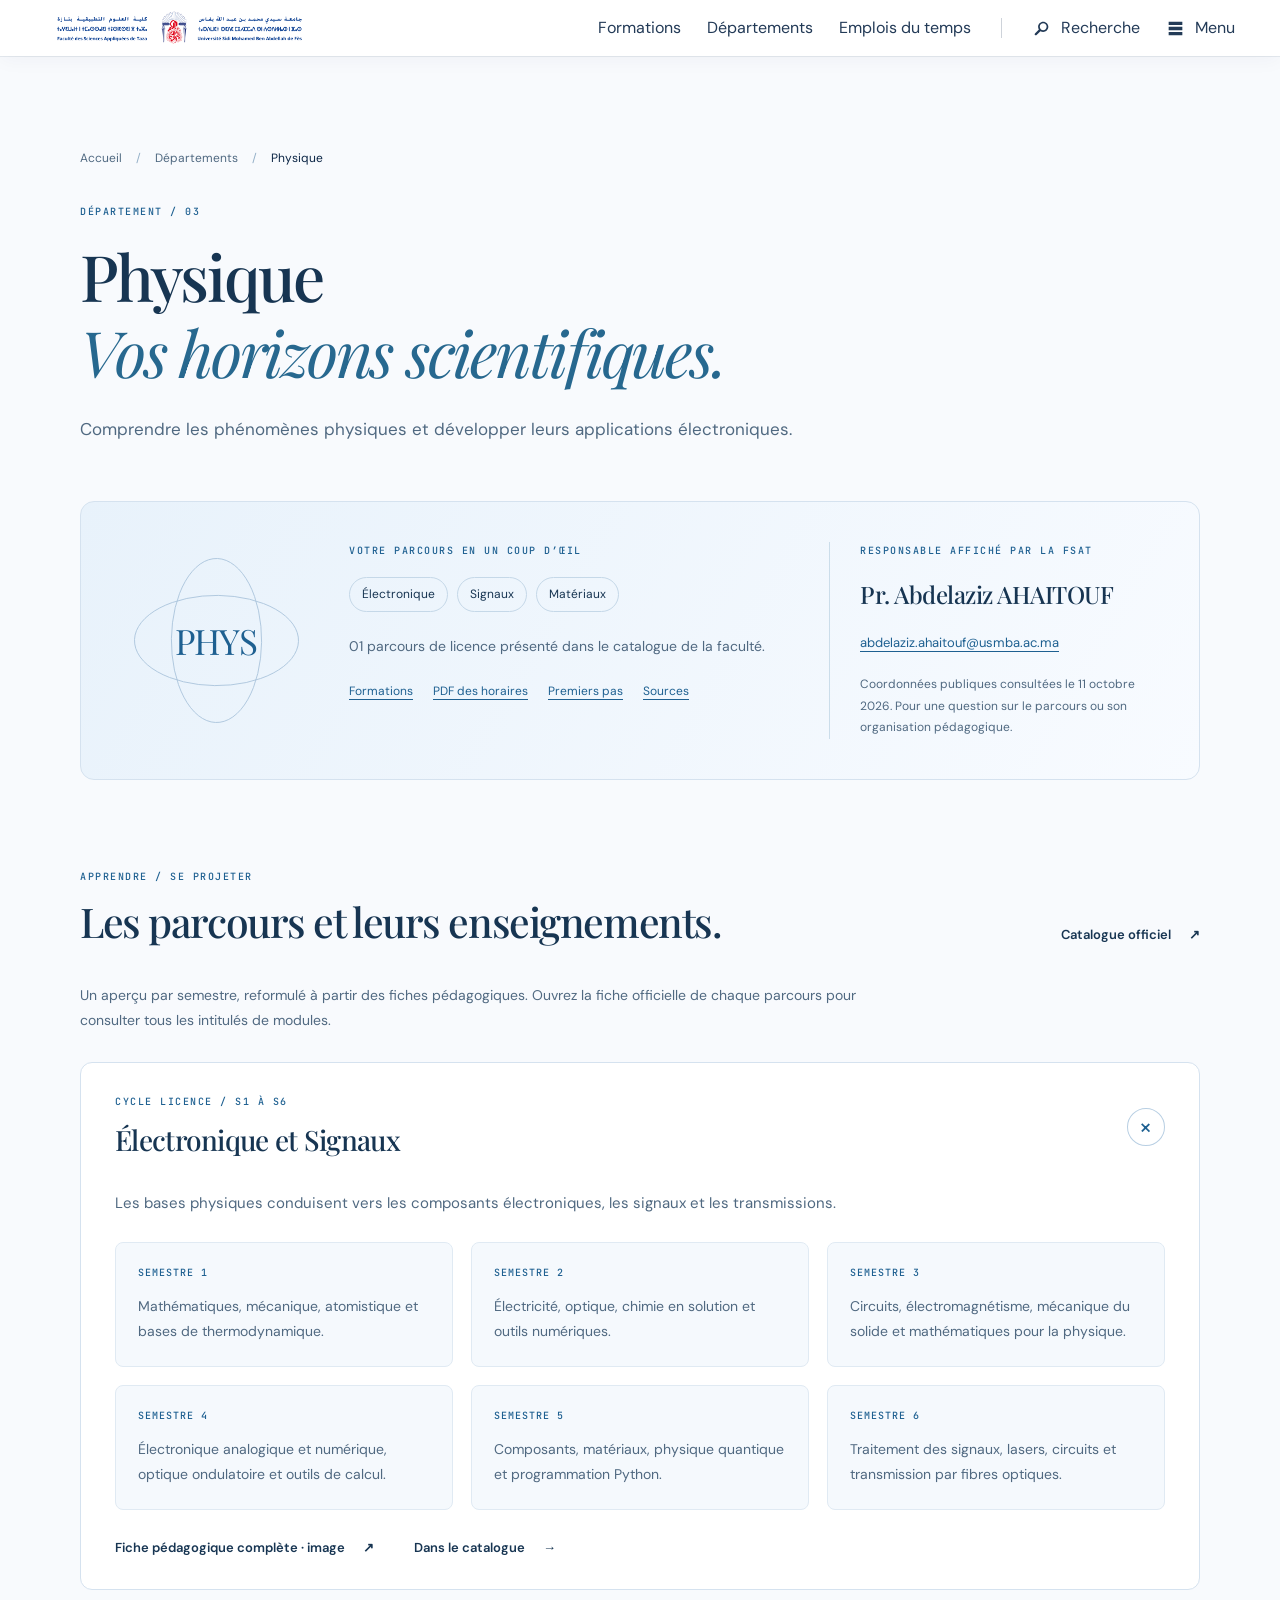
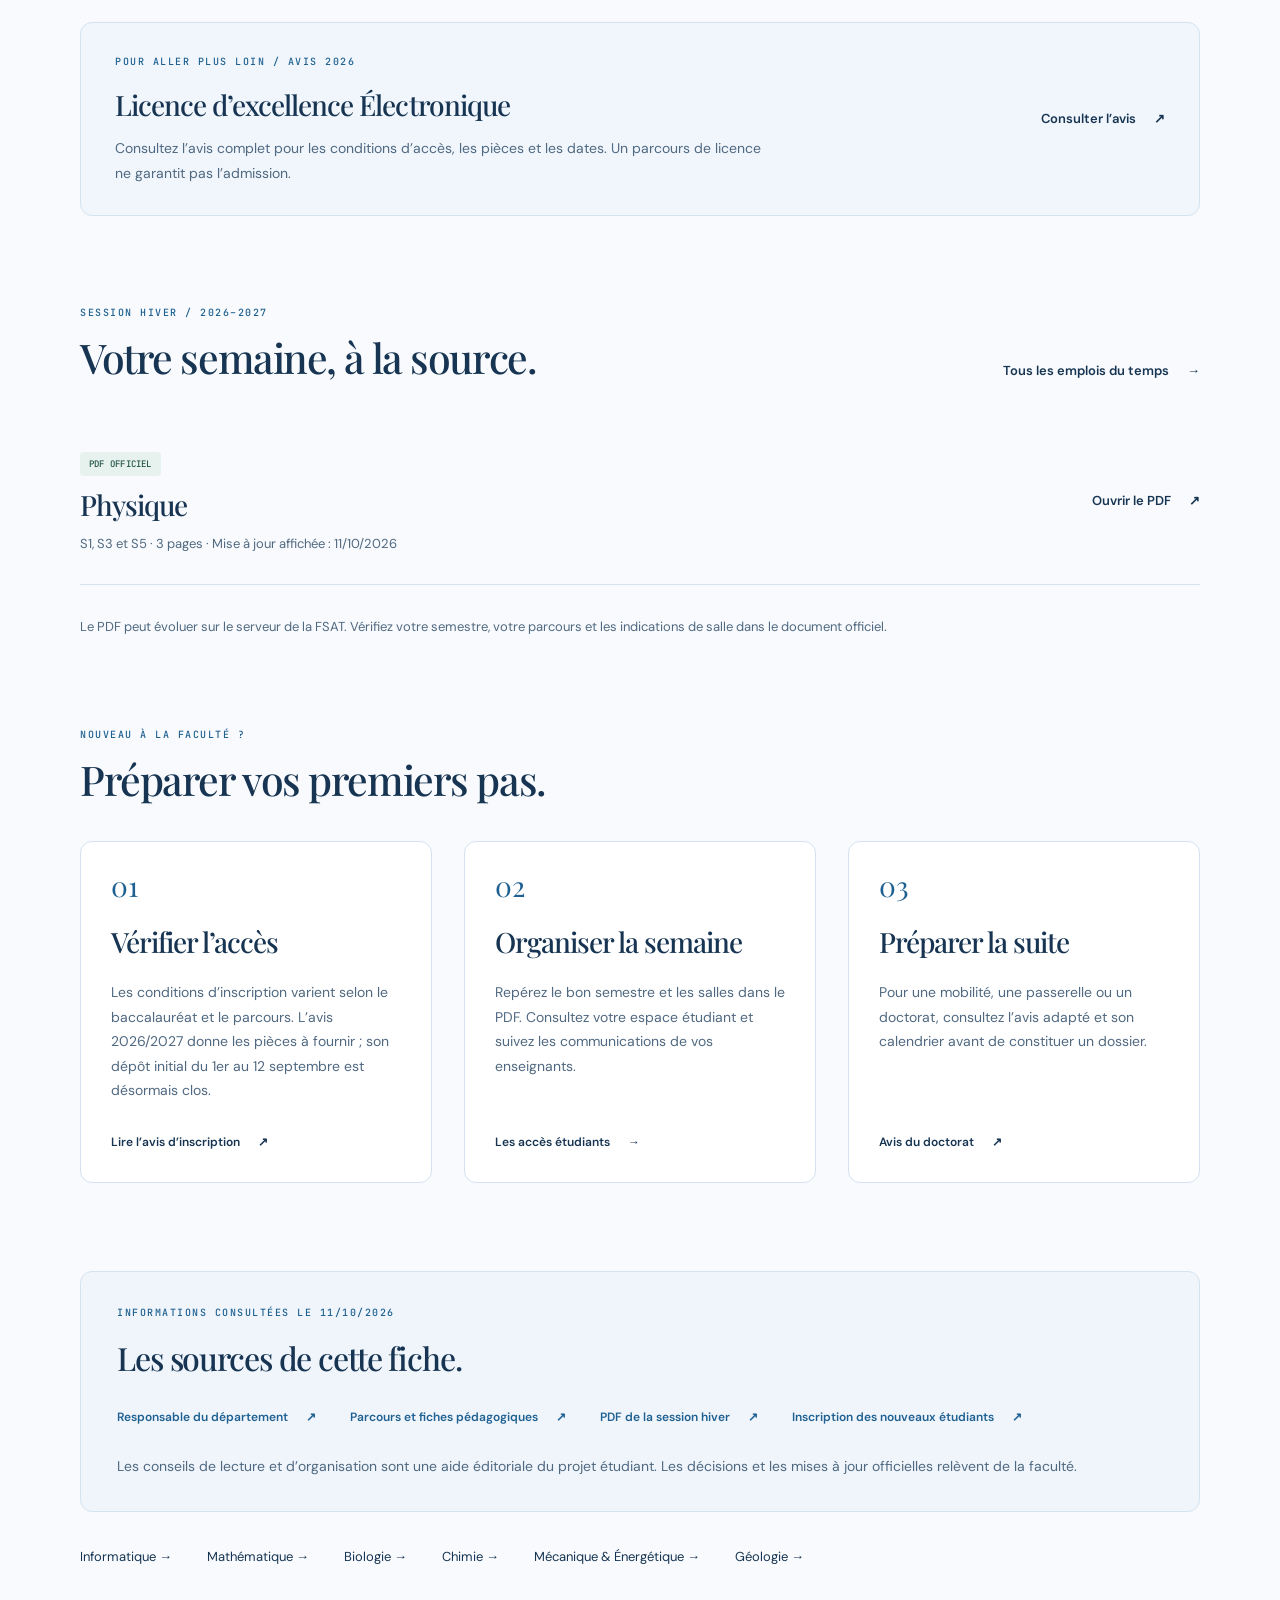
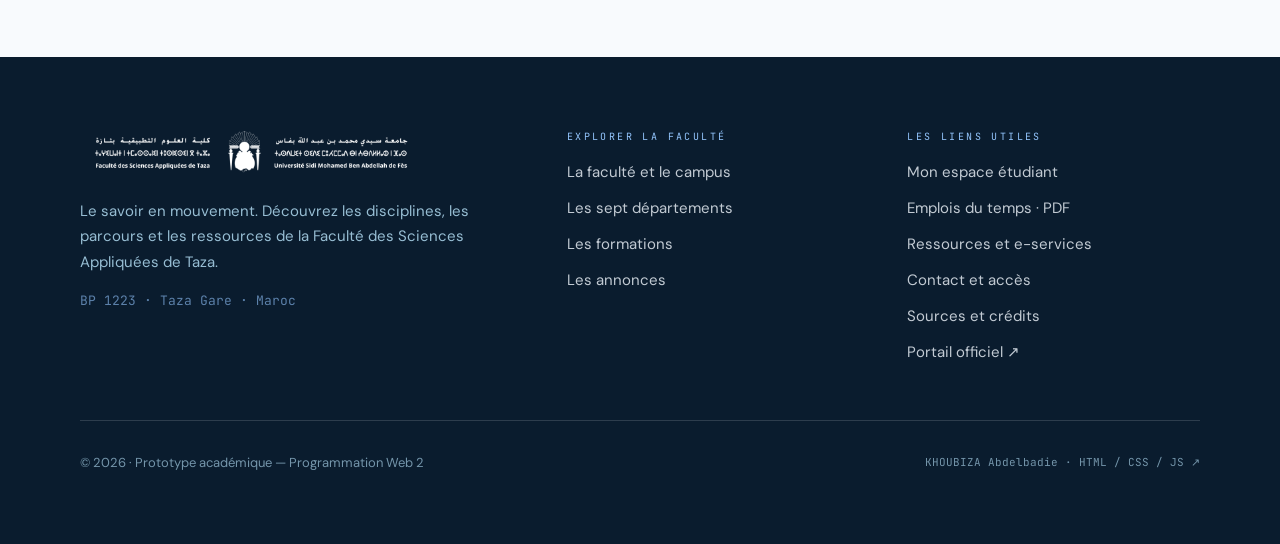
<file: departement-physique.html>
<!doctype html>
<html lang="fr" class="no-js">
<head>
  <meta charset="utf-8">
  <meta name="viewport" content="width=device-width, initial-scale=1">
  <meta name="description" content="Parcours de licence, aperçu des enseignements, responsable et PDF des horaires du département Physique. Sources officielles FSAT.">
  <meta name="robots" content="noindex, nofollow">
  <title>Physique — FSAT Taza | Prototype Web 2</title>
  <link rel="icon" href="assets/favicon.svg" type="image/svg+xml">
  <link rel="stylesheet" href="assets/fonts.css">
  <link rel="stylesheet" href="assets/styles.css">
  <link rel="stylesheet" href="assets/pages.css">
  <link rel="stylesheet" href="assets/etudiants.css">
  <script src="assets/app.js" defer></script>
</head>
<body class="inner-page">
  <a class="skip-link" href="#contenu">
   Aller au contenu
  </a>
  <div class="site-shell">
   <header class="global-header is-compressed" id="global-header">
    <div class="header-inner">
     <a aria-label="Faculté des Sciences Appliquées de Taza - USMBA" class="brand" href="index.html">
      <img alt="FSAT - USMBA" class="brand-logo" src="assets/logo-fsat.png"/>
     </a>
     <nav class="primary-nav">
      <a class="primary-link" href="formations.html">
       Formations
      </a>
      <a class="primary-link" href="faculte.html#departements">
       Départements
      </a>
      <a class="primary-link" href="emplois-du-temps.html">
       Emplois du temps
      </a>
      <span aria-hidden="true" class="nav-divider">
      </span>
      <button aria-controls="search-panel" aria-expanded="false" aria-label="Recherche" class="header-action" id="search-toggle" type="button">
       <span class="action-icon">
        <svg class="icon" fill="currentColor" viewbox="0 0 25 25">
         <path d="M3.939 21.06C3.356 20.477 3.356 19.519 3.939 18.935L9.043 13.853C8.376 12.811 8.001 11.562 8.001 10.25C8.001 6.521 11.022 3.501 14.749 3.501C18.478 3.501 21.498 6.521 21.498 10.25C21.498 13.978 18.477 16.998 14.749 16.998C13.437 16.998 12.187 16.623 11.146 15.956L6.064 21.06C5.48 21.644 4.522 21.644 3.939 21.06ZM14.749 14.749C17.228 14.749 19.248 12.729 19.248 10.25C19.248 7.771 17.227 5.751 14.749 5.751C12.271 5.751 10.251 7.772 10.251 10.25C10.251 12.728 12.27 14.749 14.749 14.749Z">
         </path>
        </svg>
       </span>
       Recherche
      </button>
      <button aria-controls="mega-menu" aria-expanded="false" aria-label="Menu" class="header-action" id="menu-toggle" type="button">
       <span class="action-icon">
        <svg class="icon" fill="currentColor" viewbox="0 0 25 25">
         <path d="M21.498 7.626C21.498 7.834 21.332 8.001 21.123 8.001H3.877C3.668 8.001 3.502 7.834 3.502 7.626V3.877C3.502 3.669 3.668 3.502 3.877 3.502H21.122C21.331 3.502 21.497 3.669 21.497 3.877L21.498 7.626ZM21.498 14.375C21.498 14.583 21.332 14.75 21.123 14.75H3.877C3.668 14.75 3.502 14.583 3.502 14.375V10.625C3.502 10.417 3.668 10.25 3.877 10.25H21.122C21.331 10.25 21.497 10.417 21.497 10.625L21.498 14.375ZM21.498 21.123C21.498 21.331 21.332 21.498 21.123 21.498H3.877C3.668 21.498 3.502 21.331 3.502 21.123V17.374C3.502 17.166 3.668 16.999 3.877 16.999H21.122C21.331 16.999 21.497 17.166 21.497 17.374L21.498 21.123Z">
         </path>
        </svg>
       </span>
       Menu
      </button>
     </nav>
    </div>
    <div class="search-panel" hidden="" id="search-panel">
     <form class="search-form" role="search">
      <span class="search-symbol">
       <svg class="icon" fill="currentColor" viewbox="0 0 25 25">
        <path d="M3.939 21.06C3.356 20.477 3.356 19.519 3.939 18.935L9.043 13.853C8.376 12.811 8.001 11.562 8.001 10.25C8.001 6.521 11.022 3.501 14.749 3.501C18.478 3.501 21.498 6.521 21.498 10.25C21.498 13.978 18.477 16.998 14.749 16.998C13.437 16.998 12.187 16.623 11.146 15.956L6.064 21.06C5.48 21.644 4.522 21.644 3.939 21.06ZM14.749 14.749C17.228 14.749 19.248 12.729 19.248 10.25C19.248 7.771 17.227 5.751 14.749 5.751C12.271 5.751 10.251 7.772 10.251 10.25C10.251 12.728 12.27 14.749 14.749 14.749Z">
        </path>
       </svg>
      </span>
      <input aria-controls="search-results" aria-label="Rechercher sur le portail de la FSAT" autocomplete="off" class="search-input" id="site-search" placeholder="Rechercher sur le portail de la FSAT (formations, départements, avis)…" type="search"/>
      <button class="search-close" id="search-close" type="button">
       Fermer
      </button>
     </form>
     <div aria-live="polite" class="search-results" hidden="" id="search-results">
     </div>
    </div>
   </header>
   <div aria-hidden="true" aria-label="Navigation du portail FSAT" aria-modal="true" class="mega-menu" hidden="" id="mega-menu" role="dialog">
    <div class="menu-left">
     <div aria-hidden="true" class="menu-watermark">
      <div class="watermark-layout">
       <div class="watermark-left">
        <div class="watermark-left-box">
         <div class="watermark-left-align">
          <div class="watermark-left-flip">
           <div class="watermark-left-canvas">
            <div class="watermark-left-position">
             <div class="watermark-left-clip">
              <div class="watermark-left-vector">
               <svg class="watermark-svg" fill="none" height="499.98" preserveaspectratio="none" viewbox="0 0 213.991 499.98" width="213.991">
                <path d="M73.3944 43.9831C51.8937 44.3129 34.3095 25.8983 27.8203 6.93033C27.2939 5.39186 25.2399 1.24588 26.6062 0C26.8688 0.0603036 27.1294 0.129337 27.3876 0.20698C29.0815 0.731191 30.9103 1.85934 32.5718 2.38343C50.1961 7.94297 73.069 17.0356 75.0573 38.3539C75.2003 39.8881 74.9607 40.713 74.4974 42.1809C76.8172 44.3584 79.1658 46.3023 81.4638 48.5016C88.1142 54.8672 94.4549 61.5474 100.466 68.5199C104.225 72.8413 107.691 77.4094 111.243 81.9007C111.672 82.4425 112.097 82.9792 112.575 83.479L112.93 83.2653C113.665 78.6385 107.948 74.1747 105.309 70.4453C93.0439 53.1091 88.8891 30.0732 91.207 9.21338C91.363 7.80562 91.591 3.83665 93.2279 3.66868C95.0189 4.25211 97.7567 7.3857 99.1537 8.78354C112.531 22.1717 131.236 62.144 114.019 78.2559C114.2 82.6687 114.673 86.5935 117.302 90.2656C127.024 103.85 135.068 118.131 142.334 133.144C143.051 135.044 143.66 136.771 144.723 138.511L144.682 134.533C144.69 133.134 143.053 130.64 142.337 129.251C141.009 126.699 139.783 124.095 138.663 121.444C131.723 105.282 131.241 82.0564 136.372 65.3043C138.038 59.8651 140.325 56.7099 141.945 52.2438C153.881 66.6011 164.682 111.836 151.615 129.395C150.294 131.172 148.302 133.015 146.884 134.797C146.988 137.477 146.883 140.992 147.156 143.562C147.675 145.958 148.751 148.751 149.732 150.982C153.941 160.544 156.435 170.508 159.346 180.488C161.044 186.308 161.942 191.706 162.993 197.647C164.534 191.874 163.233 188.375 161.916 182.639C156.509 159.079 160.053 133.817 175.94 114.925C176.92 113.759 177.716 112.767 178.819 111.699C186.053 126.709 186.407 160.219 180.92 176.256C178.315 183.872 173.861 189.726 166.569 193.38C166.282 196.591 165.511 199.727 163.965 202.565C165.252 209.458 166.26 215.518 166.948 222.505C168.212 235.354 168.708 247.681 168.917 260.578C170.603 257.527 170.799 256.674 170.655 253.15C170.52 249.864 170.362 246.436 170.431 243.15C170.837 224.133 178.212 205.928 191.159 191.993C193.163 189.84 201.259 181.497 203.829 182C205.409 183.811 205.209 194.22 204.974 196.867C203.161 217.294 196.447 253.876 172.406 258.383C171.357 260.737 169.435 264.365 169.085 266.778C168.405 271.46 168.943 276.492 168.541 281.221C167.509 293.337 166.426 305.254 163.674 317.126C163.449 318.097 161.843 324.965 161.843 325.596L162.086 325.818C163.117 325.014 164.244 320.427 164.506 319.033C169.184 294.159 186.817 271.907 210.849 263.365C211.566 263.11 213.179 262.878 213.991 262.78C213.92 265.135 213.991 268.873 213.518 271.076C209.5 289.836 188.944 331.647 165.377 325.488C160.964 329.077 158.799 336.288 157.181 341.502C156.056 345.184 154.812 348.832 153.45 352.434C147.681 367.692 142.271 379.047 134.522 393.151L134.594 393.533C136.895 393.826 142.258 382.106 143.695 379.834C152.977 365.166 166.856 354.534 184.009 351.013C189.19 349.913 195.466 350.299 200.568 349.832C198.995 363.902 184.247 380.338 173.529 388.845C164.149 396.291 149.162 401.031 138.151 394.183C136.629 395.159 132.074 397.939 131.09 399.168C128.037 402.992 125.296 408.154 122.432 412.139C115.618 421.618 108.145 430.813 99.9066 439.084C98.0417 440.957 96.8238 442.485 94.7279 444.194C95.2588 444.116 97.0758 443.859 97.3987 443.602C101.573 440.267 104.757 436.07 109.054 432.625C121.925 422.31 137.686 420.505 153.57 422.586C158.409 423.219 166.649 426.06 171.056 428.009C166.242 438.458 150.476 446.937 140.154 451.145C127.965 456.116 106.917 458.837 98.3017 446.182C96.6718 446.553 92.104 447.099 91.23 447.676C87.4552 450.172 83.8535 453.818 80.1528 456.605C68.7473 465.191 56.2546 473.276 42.8415 478.284C44.6552 478.401 46.026 478.597 47.7397 477.856C53.7041 475.281 59.9332 471.567 66.3097 470.047C82.7161 466.137 100.777 471.418 114.34 480.932C116.713 482.604 119.773 484.69 121.645 486.812C121.785 486.971 121.919 487.137 122.046 487.306C115.317 494.212 104.079 496.907 94.7799 498.779C92.318 499.276 88.4411 499.002 86.0442 499.98H80.066C77.3695 499.031 74.992 499.227 72.2319 498.819C69.7615 498.452 66.9482 497.645 64.5862 496.853C56.0199 493.98 50.6347 489.794 46.6467 481.656C45.1116 481.162 40.8742 480.049 39.3001 480.338C34.9598 481.13 28.3721 484.035 24.2079 485.262C21.0426 486.196 2.23209 490.503 0.339774 490.058C-0.215602 489.207 0.00598846 487.726 0.324575 486.837C0.983646 484.995 5.62924 484.484 7.19707 484.108C10.1973 483.384 13.1679 482.917 16.1004 482.181C23.08 480.431 29.8929 478.125 36.6146 475.577C38.6432 474.809 40.6576 474.215 42.5919 473.208C42.9794 470.746 44.313 468.396 44.4264 465.932C44.5273 463.736 44.1636 461.106 44.0998 458.903C44.0866 455.116 43.8815 449.546 44.72 445.876C48.0221 431.425 54.9863 418.371 66.5104 408.88C70.0263 405.983 73.8773 404.098 77.6196 401.608C78.231 401.2 78.4119 401.159 79.0846 401.278L79.2844 401.697C79.0927 403.682 78.6809 405.621 78.3019 407.611C74.8869 425.503 74.7431 446.886 60.8455 460.49C56.2489 464.99 52.6037 467.567 46.081 467.714C45.8157 469.115 45.2177 471.159 44.8454 472.587C50.2494 469.144 57.555 466.274 62.9001 462.775C69.9796 458.14 90.653 444.456 94.6939 437.657C94.7679 428.351 93.4649 425.635 91.034 416.867C89.9101 412.815 90.0601 404.093 90.1781 399.677C90.626 382.937 98.4977 362.866 110.688 351.297C111.138 354.862 111.19 358.805 111.683 362.444C112.902 371.448 114.046 379.866 114.364 389.004C114.837 402.604 114.067 414.366 104.618 425.168C103.645 426.17 102.309 427.61 101.145 428.363C97.1858 430.921 96.6468 430.747 96.9228 435.689L97.2168 435.884C97.7687 435.65 99.8536 433.043 100.549 432.317C110.104 422.256 118.647 411.276 126.052 399.54C128.348 395.921 130.524 392.569 132.366 388.674C131.715 385.768 131.97 383.079 131.065 380.431C130.04 377.531 127.55 375.25 126.114 372.631C114.337 351.15 114.43 320.987 126.108 299.457C127.199 303.303 128.905 305.949 130.201 309.445C136.283 325.845 145.646 344.685 142.041 362.558C141.305 366.406 139.997 372.189 137.474 375.294C133.262 380.48 133.909 379.837 133.971 386.433C134.431 385.362 134.943 384.294 135.5 383.269C139.838 375.294 143.351 366.976 146.747 358.556C149.875 350.654 152.596 342.593 154.897 334.41C155.968 330.569 156.806 326.694 157.888 322.808C155.859 319.075 155.231 314.913 151.61 312.337C135.383 300.792 127.197 277.922 126.363 258.63C126.231 255.573 126.299 241.812 128.132 239.903L128.478 239.983C130.02 241.36 135.714 249.27 137.253 251.221C147.95 264.783 159.447 279.573 160.538 297.491C160.867 302.887 159.821 309.188 156.112 313.397C156.664 315.243 158.063 318.019 158.841 320.173C159.137 316.422 160.094 313.495 160.687 309.958C161.377 305.843 162.089 301.609 162.731 297.491C164.821 283.47 165.768 269.301 165.564 255.128C161.413 249.759 161.091 247.73 154.072 245.4C150.189 244.111 145.043 240.143 142.156 237.221C127.688 222.574 120.557 202.666 120.873 182.204C121.522 183.092 122.198 183.968 123.043 184.645C137.967 196.599 155.398 207.479 161.26 226.912C163.005 232.694 164.052 241.078 161.651 247.013C162.321 247.874 164.244 250.615 165.209 250.495C167.502 246.908 160.178 191.372 156.105 184.892C155.707 184.258 151.844 181.252 150.844 180.471C143.042 180.105 140.52 180.461 133.113 176.882C116.314 168.766 106.409 153.326 100.501 136.194C100.07 134.944 99.7656 134.19 100.336 133.026C102.911 133.642 107.448 135.833 110.196 136.802C129.66 143.667 154.104 154.06 151.778 179.193C153.175 180.018 154.682 181.031 156.06 181.915C154.957 176.471 152.864 170.354 151.191 165.035C148.041 155.016 144.394 145.568 140.285 135.904C138.645 132.048 136.53 128.312 134.967 124.359C132.693 123.653 130.165 122.624 127.896 121.786C117.762 124.453 115.274 125.301 104.733 122.097C90.65 117.817 78.6953 106.269 71.9364 93.3917C74.7734 93.9268 77.5836 94.0263 80.4606 94.1732C97.1968 95.0287 118.991 95.2684 126.832 113.332C127.57 115.03 128.235 119.005 128.868 120.013C129.733 120.614 132.441 122.221 133.355 121.512C133.352 121.462 133.358 121.211 133.339 121.173C127.073 108.881 119.768 96.6727 111.753 85.4649C109.564 82.4051 107.768 79.4132 105.745 77.8774C103.276 77.5277 101.887 77.3683 99.4067 76.7915C99.2707 76.8864 99.1347 76.9805 98.9977 77.0737C91.715 82.0239 83.3251 82.9907 74.7815 81.9816C62.1525 80.4905 49.2033 71.9308 42.2067 61.4799C44.2421 61.0558 46.3954 61.0226 48.5005 60.5463C64.7311 56.8737 85.7873 53.943 97.0328 69.433C98.0217 70.7961 98.9257 73.7149 99.9126 75.4046C101.462 75.5701 103.001 75.8327 104.538 76.0772C102.923 73.1323 98.4147 68.5207 96.0588 65.8278C90.4621 59.4331 80.4669 48.5116 73.3944 43.9831Z" fill="#F5F0E8">
                </path>
                <path d="M141.967 133.186C143.616 133.268 143.466 133.058 144.305 134.574L144.345 138.547C143.287 136.809 142.681 135.084 141.967 133.186Z" fill="#F5F0E8">
                </path>
               </svg>
              </div>
             </div>
            </div>
           </div>
          </div>
         </div>
        </div>
       </div>
       <div class="watermark-letters">
        <div class="watermark-letters-grid">
         <div class="watermark-letters-position">
          <div class="watermark-letters-clip">
           <div class="watermark-letters-vector">
            <svg class="watermark-svg" fill="none" height="242.614" preserveaspectratio="none" viewbox="0 0 496.083 242.614" width="496.083">
             <path d="M53.0484 17.0646C37.4678 17.0646 26.0915 20.7742 18.9193 28.1937C11.9946 35.613 7.17206 48.8444 4.45162 67.8874C4.45162 68.3821 3.70969 68.6293 2.22582 68.6293C0.741949 68.6293 0 68.3821 0 67.8874C0.494624 64.9196 0.989264 60.5917 1.48388 54.9034C2.22583 49.2152 2.8441 43.1561 3.33872 36.726C3.83335 30.0485 4.20431 23.7421 4.45162 17.8065C4.94624 11.6237 5.19355 6.55378 5.19355 2.59677C5.19355 1.36021 5.9355 0.741936 7.41937 0.741936C8.90324 0.741936 9.64518 1.36021 9.64518 2.59677C9.64518 5.0699 10.758 6.92475 12.9839 8.16132C15.457 9.15057 18.1775 9.89252 21.1452 10.3872C24.3602 10.6344 27.0806 10.7581 29.3065 10.7581C50.5753 11.5 75.4302 11.871 103.871 11.871C121.43 11.871 135.28 11.7473 145.419 11.5C155.806 11.0054 165.823 10.7581 175.468 10.7581C183.63 10.7581 189.935 10.2635 194.387 9.27424C199.086 8.03768 202.054 5.44088 203.29 1.48387C203.538 0.49462 204.28 0 205.516 0C206.753 0 207.371 0.49462 207.371 1.48387C207.124 5.19357 206.753 10.1399 206.258 16.3226C205.764 22.5055 205.393 29.0593 205.145 35.984C204.898 42.6615 204.651 48.968 204.403 54.9034C204.156 60.5917 204.032 64.9196 204.032 67.8874C204.032 68.3821 203.29 68.6293 201.807 68.6293C200.323 68.6293 199.581 68.3821 199.581 67.8874C199.581 48.8444 196.366 35.613 189.935 28.1937C183.506 20.7742 171.758 17.0646 154.693 17.0646C143.07 17.0646 134.291 17.5592 128.355 18.5485C122.667 19.2904 118.833 21.3925 116.855 24.855C115.124 28.07 114.258 33.6346 114.258 41.5486V212.565C114.258 219.737 115.124 225.178 116.855 228.888C118.586 232.598 122.048 235.071 127.242 236.308C132.683 237.544 140.845 238.162 151.726 238.162C152.22 238.162 152.468 238.904 152.468 240.388C152.468 241.872 152.22 242.614 151.726 242.614C145.295 242.614 138 242.491 129.839 242.243C121.925 241.996 113.269 241.872 103.871 241.872C94.9678 241.872 86.4356 241.996 78.2743 242.243C70.3603 242.491 63.0646 242.614 56.3871 242.614C55.8925 242.614 55.6453 241.872 55.6453 240.388C55.6453 238.904 55.8925 238.162 56.3871 238.162C67.0216 238.162 75.0592 237.544 80.5001 236.308C85.9409 235.071 89.5269 232.598 91.2582 228.888C93.2366 225.178 94.2259 219.737 94.2259 212.565V40.8066C94.2259 32.8926 93.2366 27.3281 91.2582 24.113C89.2796 20.6506 85.3226 18.6721 79.3872 18.1775C73.4517 17.4355 64.6721 17.0646 53.0484 17.0646Z" fill="#F5F0E8">
             </path>
             <path d="M225.405 136.146L228.743 129.468H324.824L327.42 136.146H225.405ZM408.663 238.162C409.652 238.162 410.146 238.904 410.146 240.388C410.146 241.872 409.652 242.614 408.663 242.614C401.738 242.614 394.566 242.367 387.147 241.872C379.974 241.377 373.049 241.13 366.373 241.13C358.706 241.13 352.028 241.377 346.34 241.872C340.899 242.367 334.84 242.614 328.162 242.614C327.173 242.614 326.678 241.872 326.678 240.388C326.678 238.904 327.173 238.162 328.162 238.162C342.012 238.162 350.668 236.307 354.131 232.598C357.84 228.888 357.346 221.839 352.647 211.453L268.808 31.1614L275.856 24.8549L204.259 196.985C198.077 212.071 197.582 222.705 202.775 228.888C207.969 235.071 218.974 238.162 235.792 238.162C237.029 238.162 237.647 238.904 237.647 240.388C237.647 241.872 237.029 242.614 235.792 242.614C228.372 242.614 221.571 242.367 215.388 241.872C209.205 241.377 201.416 241.13 192.018 241.13C183.362 241.13 176.313 241.377 170.872 241.872C165.678 242.367 159.373 242.614 151.953 242.614C150.964 242.614 150.469 241.872 150.469 240.388C150.469 238.904 150.964 238.162 151.953 238.162C158.631 238.162 164.442 236.926 169.388 234.452C174.334 231.979 178.91 227.528 183.114 221.098C187.566 214.668 192.265 205.517 197.211 193.646L274.744 7.04844C275.238 6.30651 275.98 5.93555 276.969 5.93555C278.206 5.93555 278.948 6.30651 279.195 7.04844L365.26 191.791C370.947 204.157 376.017 213.802 380.469 220.727C384.921 227.404 389.372 231.979 393.824 234.452C398.276 236.926 403.222 238.162 408.663 238.162ZM462.325 212.566C462.325 219.738 463.067 225.178 464.551 228.888C466.035 232.598 469.126 235.071 473.825 236.307C478.772 237.544 485.944 238.162 495.341 238.162C495.835 238.162 496.083 238.904 496.083 240.388C496.083 241.872 495.835 242.614 495.341 242.614C489.406 242.614 482.852 242.49 475.68 242.243C468.508 241.996 460.594 241.872 451.938 241.872C443.777 241.872 435.987 241.996 428.567 242.243C421.395 242.49 414.841 242.614 408.905 242.614C408.164 242.614 407.793 241.872 407.793 240.388C407.793 238.904 408.164 238.162 408.905 238.162C418.303 238.162 425.352 237.544 430.051 236.307C434.997 235.071 438.212 232.598 439.696 228.888C441.428 225.178 442.293 219.738 442.293 212.566V40.8067C442.293 33.6346 441.428 28.3174 439.696 24.8549C438.212 21.1453 434.997 18.6722 430.051 17.4356C425.352 15.9517 418.303 15.2097 408.905 15.2097C408.164 15.2097 407.793 14.4679 407.793 12.984C407.793 11.5001 408.164 10.7581 408.905 10.7581C414.841 10.7581 421.395 11.0054 428.567 11.5001C435.987 11.7474 443.777 11.871 451.938 11.871C460.594 11.871 468.508 11.7474 475.68 11.5001C483.1 11.0054 489.654 10.7581 495.341 10.7581C495.835 10.7581 496.083 11.5001 496.083 12.984C496.083 14.4679 495.835 15.2097 495.341 15.2097C485.944 15.2097 478.895 15.9517 474.196 17.4356C469.497 18.9195 466.282 21.5162 464.551 25.2259C463.067 28.9357 462.325 34.3766 462.325 41.5486V212.566Z" fill="#F5F0E8">
             </path>
            </svg>
           </div>
          </div>
         </div>
        </div>
       </div>
       <div class="watermark-right">
        <div class="watermark-right-clip">
         <div class="watermark-right-contents">
          <div class="watermark-right-mask">
           <svg class="watermark-svg" fill="none" height="499.99" preserveaspectratio="none" viewbox="0 0 212.991 499.99" width="212.991">
            <path d="M73.0514 43.984C51.6512 44.3138 34.1492 25.8988 27.6903 6.93047C27.1664 5.39197 25.1219 1.24591 26.4819 0C26.7432 0.0603048 27.0026 0.129339 27.2596 0.206984C28.9456 0.731205 30.7659 1.85937 32.4196 2.38348C49.9616 7.94313 72.7275 17.036 74.7065 38.3546C74.8489 39.8889 74.6104 40.7138 74.1494 42.1818C76.4583 44.3593 78.7959 46.3033 81.0831 48.5025C87.7024 54.8683 94.0131 61.5487 99.9958 68.5212C103.739 72.8427 107.188 77.4109 110.723 81.9024C111.15 82.4441 111.573 82.9808 112.049 83.4806L112.402 83.2669C113.134 78.64 107.444 74.1762 104.818 70.4467C92.6092 53.1101 88.4733 30.0738 90.7802 9.21357C90.9362 7.80577 91.1632 3.83672 92.7921 3.66876C94.5751 4.25219 97.2999 7.38585 98.6899 8.78371C112.005 22.1722 130.623 62.1453 113.486 78.2574C113.666 82.6703 114.137 86.5953 116.753 90.2674C126.431 103.852 134.436 118.134 141.669 133.146C142.382 135.046 142.988 136.773 144.046 138.514L144.006 134.535C144.014 133.136 142.384 130.642 141.672 129.253C140.35 126.701 139.129 124.098 138.015 121.447C131.107 105.284 130.628 82.0581 135.735 65.3056C137.393 59.8663 139.669 56.7111 141.281 52.2449C153.163 66.6025 163.912 111.838 150.908 129.397C149.592 131.174 147.609 133.017 146.198 134.799C146.301 137.479 146.197 140.995 146.468 143.565C146.985 145.961 148.055 148.754 149.033 150.985C153.222 160.547 155.704 170.512 158.602 180.491C160.291 186.311 161.185 191.71 162.231 197.651C163.765 191.878 162.47 188.379 161.159 182.642C155.777 159.082 159.305 133.819 175.118 114.928C176.094 113.762 176.885 112.77 177.983 111.701C185.183 126.711 185.536 160.222 180.075 176.259C177.481 183.875 173.049 189.73 165.791 193.384C165.504 196.595 164.737 199.731 163.199 202.569C164.479 209.462 165.483 215.523 166.167 222.51C167.425 235.358 167.92 247.686 168.128 260.583C169.806 257.532 170.001 256.679 169.857 253.155C169.723 249.869 169.565 246.441 169.635 243.155C170.038 224.138 177.379 205.932 190.265 191.997C192.26 189.844 200.318 181.5 202.876 182.003C204.449 183.814 204.249 194.224 204.016 196.871C202.211 217.299 195.53 253.881 171.601 258.388C170.556 260.742 168.643 264.371 168.294 266.784C167.617 271.466 168.154 276.497 167.753 281.226C166.726 293.343 165.648 305.26 162.909 317.133C162.685 318.104 161.087 324.972 161.087 325.602L161.328 325.824C162.355 325.02 163.477 320.434 163.737 319.04C168.393 294.165 185.944 271.913 209.864 263.371C210.577 263.116 212.183 262.884 212.991 262.786C212.92 265.141 212.99 268.879 212.52 271.082C208.52 289.842 188.061 331.653 164.604 325.494C160.212 329.083 158.057 336.294 156.446 341.509C155.327 345.191 154.088 348.839 152.734 352.441C146.991 367.7 141.606 379.054 133.893 393.159L133.965 393.541C136.255 393.834 141.593 382.113 143.024 379.841C152.263 365.174 166.076 354.541 183.149 351.02C188.306 349.92 194.554 350.306 199.631 349.839C198.065 363.91 183.386 380.345 172.719 388.853C163.382 396.299 148.465 401.039 137.505 394.191C135.99 395.167 131.456 397.947 130.478 399.176C127.439 403 124.71 408.162 121.86 412.147C115.077 421.627 107.64 430.821 99.4399 439.093C97.5829 440.966 96.371 442.494 94.2851 444.203C94.8141 444.125 96.622 443.868 96.944 443.611C101.099 440.276 104.269 436.078 108.544 432.633C121.355 422.319 137.043 420.514 152.853 422.595C157.668 423.228 165.87 426.068 170.256 428.017C165.465 438.467 149.774 446.946 139.499 451.154C127.368 456.125 106.418 458.846 97.8419 446.191C96.22 446.562 91.6742 447.108 90.8032 447.685C87.0464 450.181 83.4615 453.827 79.7782 456.614C68.426 465.201 55.9917 473.286 42.6413 478.293C44.4466 478.41 45.8109 478.606 47.5166 477.865C53.4531 475.29 59.6531 471.577 65.9998 470.057C82.3295 466.147 100.306 471.428 113.805 480.941C116.168 482.613 119.213 484.699 121.077 486.821C121.216 486.98 121.349 487.146 121.476 487.315C114.778 494.222 103.594 496.917 94.3371 498.789C91.8872 499.286 88.0283 499.012 85.6425 499.99H79.6918C77.0079 499.041 74.6415 499.237 71.8945 498.829C69.4356 498.462 66.6354 497.655 64.2843 496.863C55.7582 493.99 50.3981 489.804 46.4287 481.665C44.9008 481.171 40.6832 480.058 39.1165 480.347C34.7964 481.139 28.2395 484.044 24.0948 485.271C20.9443 486.205 2.22169 490.513 0.338169 490.068C-0.214607 489.217 0.00598256 487.736 0.323069 486.846C0.97904 485.004 5.60294 484.493 7.16347 484.117C10.1497 483.393 13.1064 482.926 16.0251 482.19C22.9722 480.44 29.7532 478.134 36.4435 475.586C38.4626 474.818 40.4676 474.224 42.3928 473.218C42.7785 470.756 44.1059 468.406 44.2188 465.942C44.3193 463.746 43.9572 461.115 43.8937 458.912C43.8806 455.125 43.6764 449.555 44.511 445.885C47.7976 431.433 54.7293 418.38 66.1996 408.888C69.6991 405.991 73.532 404.106 77.2568 401.616C77.8654 401.208 78.0455 401.167 78.7152 401.286L78.9139 401.705C78.7232 403.69 78.3132 405.629 77.936 407.619C74.5369 425.511 74.3938 446.895 60.5612 460.499C55.9861 465 52.3579 467.577 45.8656 467.724C45.6016 469.125 45.0064 471.169 44.6358 472.597C50.0146 469.154 57.286 466.284 62.6061 462.785C69.6527 458.149 90.2293 444.465 94.2511 437.665C94.3251 428.359 93.0281 425.643 90.6082 416.876C89.4903 412.824 89.6393 404.101 89.7573 399.685C90.2033 382.944 98.0369 362.874 110.17 351.304C110.618 354.869 110.671 358.812 111.161 362.451C112.374 371.456 113.513 379.873 113.829 389.012C114.3 402.612 113.534 414.375 104.13 425.176C103.162 426.178 101.831 427.618 100.673 428.371C96.732 430.929 96.195 430.755 96.47 435.697L96.763 435.892C97.3119 435.658 99.3869 433.051 100.079 432.325C109.589 422.265 118.092 411.284 125.464 399.548C127.749 395.929 129.915 392.577 131.747 388.682C131.099 385.775 131.354 383.086 130.453 380.438C129.433 377.538 126.954 375.257 125.526 372.639C113.802 351.157 113.895 320.994 125.519 299.463C126.606 303.309 128.303 305.955 129.593 309.451C135.646 325.851 144.966 344.692 141.377 362.566C140.645 366.414 139.342 372.197 136.832 375.301C132.639 380.487 133.283 379.844 133.345 386.44C133.803 385.369 134.312 384.301 134.867 383.276C139.185 375.301 142.68 366.984 146.061 358.563C149.176 350.661 151.884 342.6 154.173 334.416C155.239 330.575 156.073 326.7 157.15 322.815C155.13 319.082 154.505 314.92 150.902 312.343C134.75 300.798 126.604 277.927 125.774 258.635C125.642 255.578 125.71 241.817 127.534 239.908L127.878 239.988C129.413 241.365 135.08 249.275 136.612 251.226C147.258 264.789 158.702 279.578 159.788 297.497C160.115 302.893 159.074 309.194 155.382 313.404C155.931 315.25 157.324 318.026 158.099 320.18C158.393 316.429 159.345 313.502 159.936 309.964C160.623 305.849 161.331 301.615 161.971 297.497C164.051 283.475 164.993 269.307 164.79 255.133C160.658 249.764 160.338 247.735 153.353 245.405C149.488 244.116 144.365 240.148 141.491 237.225C127.092 222.579 119.994 202.67 120.308 182.207C120.954 183.095 121.627 183.971 122.468 184.648C137.322 196.603 154.671 207.483 160.507 226.916C162.243 232.698 163.286 241.083 160.895 247.018C161.563 247.879 163.476 250.62 164.437 250.5C166.719 246.913 159.429 191.376 155.375 184.895C154.979 184.261 151.135 181.255 150.14 180.474C142.373 180.108 139.863 180.464 132.49 176.885C115.77 168.77 105.912 153.329 100.031 136.196C99.6018 134.946 99.2989 134.192 99.8668 133.028C102.43 133.644 106.946 135.835 109.68 136.804C129.055 143.67 153.385 154.063 151.07 179.196C152.46 180.021 153.959 181.034 155.331 181.918C154.233 176.474 152.15 170.358 150.485 165.039C147.349 155.019 143.719 145.571 139.629 135.906C137.997 132.05 135.892 128.314 134.336 124.362C132.073 123.656 129.557 122.627 127.299 121.789C117.211 124.456 114.735 125.303 104.244 122.1C90.2263 117.82 78.3275 106.271 71.6003 93.3935C74.424 93.9287 77.2211 94.0282 80.0846 94.1751C96.743 95.0306 118.434 95.2703 126.241 113.335C126.974 115.033 127.637 119.008 128.267 120.016C129.128 120.617 131.821 122.224 132.732 121.515C132.729 121.465 132.734 121.214 132.715 121.176C126.48 108.883 119.208 96.6747 111.23 85.4666C109.052 82.4067 107.266 79.4148 105.252 77.8789C102.795 77.5292 101.41 77.3699 98.9419 76.7931C98.8069 76.888 98.6709 76.9821 98.5349 77.0753C91.2862 82.0256 82.9357 82.9923 74.432 81.9833C61.862 80.4921 48.9735 71.9323 42.0094 61.4812C44.0354 61.057 46.1786 61.0238 48.2739 60.5475C64.4286 56.8749 85.3865 53.9441 96.579 69.4344C97.5639 70.7975 98.4639 73.7163 99.4459 75.4061C100.988 75.5716 102.519 75.8342 104.051 76.0787C102.442 73.1337 97.9549 68.522 95.61 65.8291C90.0393 59.4343 80.0909 48.5125 73.0514 43.984Z" fill="#F5F0E8">
            </path>
            <path d="M141.25 133.188C142.899 133.27 142.749 133.06 143.588 134.576L143.628 138.549C142.57 136.811 141.964 135.086 141.25 133.188Z" fill="#F5F0E8">
            </path>
           </svg>
          </div>
         </div>
        </div>
       </div>
      </div>
     </div>
<nav class="menu-nav" aria-label="Toutes les rubriques">
<a class="menu-link" href="formations.html"><span class="menu-link-title">Formations<span class="menu-link-rule"></span></span><span aria-hidden="true" class="menu-link-arrow">↗</span></a>
<a class="menu-link" href="faculte.html"><span class="menu-link-title">La faculté<span class="menu-link-rule"></span></span><span aria-hidden="true" class="menu-link-arrow">↗</span></a>
<a class="menu-link" href="faculte.html#departements"><span class="menu-link-title">Départements<span class="menu-link-rule"></span></span><span aria-hidden="true" class="menu-link-arrow">↗</span></a>
<a class="menu-link" href="emplois-du-temps.html"><span class="menu-link-title">Emplois du temps<span class="menu-link-rule"></span></span><span aria-hidden="true" class="menu-link-arrow">↗</span></a>
<a class="menu-link" href="services.html"><span class="menu-link-title">Mon espace étudiant<span class="menu-link-rule"></span></span><span aria-hidden="true" class="menu-link-arrow">↗</span></a>
<a class="menu-link" href="ressources.html"><span class="menu-link-title">Ressources &amp; e-services<span class="menu-link-rule"></span></span><span aria-hidden="true" class="menu-link-arrow">↗</span></a>
<a class="menu-link" href="index.html#actualites"><span class="menu-link-title">Actualités<span class="menu-link-rule"></span></span><span aria-hidden="true" class="menu-link-arrow">↗</span></a>
<a class="menu-link" href="contact.html"><span class="menu-link-title">Contact<span class="menu-link-rule"></span></span><span aria-hidden="true" class="menu-link-arrow">↗</span></a>
<a class="menu-link" href="sources.html"><span class="menu-link-title">Sources &amp; crédits<span class="menu-link-rule"></span></span><span aria-hidden="true" class="menu-link-arrow">↗</span></a>
</nav>

    </div>
    <div class="menu-right">
     <img alt="Bibliothèque universitaire" class="menu-photo" src="assets/menu-image.png"/>
     <div class="menu-image-overlay">
     </div>
     <div class="menu-teaser">
      <h2 class="menu-teaser-title">
       Excellence Académique &amp; Recherche
      </h2>
      <p class="menu-teaser-description">
       Parcours, responsables pédagogiques, emplois du temps et ressources : les repères utiles pour vivre et étudier à la FSAT.
      </p>
      <div class="menu-cta-wrap">
       <a class="menu-cta" href="faculte.html#departements">
        <span class="menu-cta-label">
         Découvrir la Faculté des Sciences Appliquées
        </span>
        <span>
         →
        </span>
       </a>
      </div>
     </div>
    </div>
   </div>
   <main id="contenu" tabindex="-1" class="portal-content">
<section class="page-intro wrap"><nav aria-label="Fil d’Ariane" class="breadcrumbs"><a href="index.html">Accueil</a><span aria-hidden="true">/</span><a href="faculte.html#departements">Départements</a><span aria-hidden="true">/</span><span aria-current="page">Physique</span></nav><p class="eyebrow">DÉPARTEMENT / 03</p><h1>Physique<br/><em>Vos horizons scientifiques.</em></h1><p class="lead">Comprendre les phénomènes physiques et développer leurs applications électroniques.</p></section><section class="wrap section section-tight"><div class="department-banner"><div class="discipline-mark" aria-hidden="true"><span>PHYS</span><div class="orbit orbit-one"></div><div class="orbit orbit-two"></div></div><div class="discipline-summary"><p class="eyebrow">VOTRE PARCOURS EN UN COUP D’ŒIL</p><div class="tag-list"><span>Électronique</span><span>Signaux</span><span>Matériaux</span></div><p>01 parcours de licence présenté dans le catalogue de la faculté.</p><nav class="jump-links" aria-label="Dans cette fiche"><a href="#parcours">Formations</a><a href="#horaires">PDF des horaires</a><a href="#premiers-pas">Premiers pas</a><a href="#sources-departement">Sources</a></nav></div><aside class="department-contact"><p class="eyebrow">RESPONSABLE AFFICHÉ PAR LA FSAT</p><h2>Pr. Abdelaziz AHAITOUF</h2><a href="mailto:abdelaziz.ahaitouf@usmba.ac.ma">abdelaziz.ahaitouf@usmba.ac.ma</a><p class="small">Coordonnées publiques consultées le 11 octobre 2026. Pour une question sur le parcours ou son organisation pédagogique.</p></aside></div></section><section class="section section-tight wrap" id="parcours"><div class="section-head"><div><p class="eyebrow">APPRENDRE / SE PROJETER</p><h2>Les parcours et leurs enseignements.</h2></div><a class="text-link" href="https://fsat.usmba.ac.ma/licence-fsat/" target="_blank" rel="noopener noreferrer">Catalogue officiel <span aria-hidden="true">↗</span></a></div><p class="reading-note">Un aperçu par semestre, reformulé à partir des fiches pédagogiques. Ouvrez la fiche officielle de chaque parcours pour consulter tous les intitulés de modules.</p><div class="programme-list"><details class="programme" id="programme-electronique-signaux" open><summary><span><span class="eyebrow">CYCLE LICENCE / S1 À S6</span><span class="programme-title">Électronique et Signaux</span></span><span class="disclosure-mark" aria-hidden="true">+</span></summary><div class="programme-body"><p>Les bases physiques conduisent vers les composants électroniques, les signaux et les transmissions.</p><ol class="semester-grid"><li><span class="semester-label">SEMESTRE 1</span><p>Mathématiques, mécanique, atomistique et bases de thermodynamique.</p></li><li><span class="semester-label">SEMESTRE 2</span><p>Électricité, optique, chimie en solution et outils numériques.</p></li><li><span class="semester-label">SEMESTRE 3</span><p>Circuits, électromagnétisme, mécanique du solide et mathématiques pour la physique.</p></li><li><span class="semester-label">SEMESTRE 4</span><p>Électronique analogique et numérique, optique ondulatoire et outils de calcul.</p></li><li><span class="semester-label">SEMESTRE 5</span><p>Composants, matériaux, physique quantique et programmation Python.</p></li><li><span class="semester-label">SEMESTRE 6</span><p>Traitement des signaux, lasers, circuits et transmission par fibres optiques.</p></li></ol><div class="programme-actions"><a class="text-link" href="https://fsat.usmba.ac.ma/wp-content/uploads/2026/06/Electronique-et-Signaux.png" target="_blank" rel="noopener noreferrer">Fiche pédagogique complète · image <span aria-hidden="true">↗</span></a><a class="text-link" href="formations.html#electronique-signaux">Dans le catalogue <span aria-hidden="true">→</span></a></div></div></details></div><aside class="related-notice"><div><p class="eyebrow">POUR ALLER PLUS LOIN / AVIS 2026</p><h3>Licence d’excellence Électronique</h3><p>Consultez l’avis complet pour les conditions d’accès, les pièces et les dates. Un parcours de licence ne garantit pas l’admission.</p></div><a class="text-link" href="https://fsat.usmba.ac.ma/2026/10/02/licence-dexcellence-electronique/" target="_blank" rel="noopener noreferrer">Consulter l’avis <span aria-hidden="true">↗</span></a></aside></section><section class="section section-tight wrap" id="horaires"><div class="section-head"><div><p class="eyebrow">SESSION HIVER / 2026–2027</p><h2>Votre semaine, à la source.</h2></div><a class="text-link" href="emplois-du-temps.html">Tous les emplois du temps <span aria-hidden="true">→</span></a></div><div class="schedule-inline"><article><div><span class="status-badge">PDF OFFICIEL</span><h3>Physique</h3><p>S1, S3 et S5 · 3 pages · Mise à jour affichée : 11/10/2026</p></div><a class="text-link" href="https://fsat.usmba.ac.ma/emplois_fsat/PDF/Physique.pdf" target="_blank" rel="noopener noreferrer">Ouvrir le PDF <span aria-hidden="true">↗</span></a></article></div><p class="source-note">Le PDF peut évoluer sur le serveur de la FSAT. Vérifiez votre semestre, votre parcours et les indications de salle dans le document officiel.</p></section><section class="section section-tight wrap" id="premiers-pas"><div class="section-head"><div><p class="eyebrow">NOUVEAU À LA FACULTÉ ?</p><h2>Préparer vos premiers pas.</h2></div></div><div class="student-steps"><article><span class="index-number">01</span><h3>Vérifier l’accès</h3><p>Les conditions d’inscription varient selon le baccalauréat et le parcours. L’avis 2026/2027 donne les pièces à fournir ; son dépôt initial du 1er au 12 septembre est désormais clos.</p><a class="text-link" href="https://fsat.usmba.ac.ma/2026/08/26/annonce-relative-a-linscription-des-nouveaux-etudiants-au-titre-de-lannee-universitaire-2026-2027/" target="_blank" rel="noopener noreferrer">Lire l’avis d’inscription <span aria-hidden="true">↗</span></a></article><article><span class="index-number">02</span><h3>Organiser la semaine</h3><p>Repérez le bon semestre et les salles dans le PDF. Consultez votre espace étudiant et suivez les communications de vos enseignants.</p><a class="text-link" href="ressources.html#scolarite">Les accès étudiants <span aria-hidden="true">→</span></a></article><article><span class="index-number">03</span><h3>Préparer la suite</h3><p>Pour une mobilité, une passerelle ou un doctorat, consultez l’avis adapté et son calendrier avant de constituer un dossier.</p><a class="text-link" href="https://fsat.usmba.ac.ma/category/doctorat/" target="_blank" rel="noopener noreferrer">Avis du doctorat <span aria-hidden="true">↗</span></a></article></div></section><section class="wrap section section-tight" id="sources-departement"><div class="source-panel"><p class="eyebrow">INFORMATIONS CONSULTÉES LE 11/10/2026</p><h2>Les sources de cette fiche.</h2><ul><li><a class="text-link" href="https://fsat.usmba.ac.ma/nos-departements-fsat/" target="_blank" rel="noopener noreferrer">Responsable du département <span aria-hidden="true">↗</span></a></li><li><a class="text-link" href="https://fsat.usmba.ac.ma/licence-fsat/" target="_blank" rel="noopener noreferrer">Parcours et fiches pédagogiques <span aria-hidden="true">↗</span></a></li><li><a class="text-link" href="https://fsat.usmba.ac.ma/emplois_fsat/index.php" target="_blank" rel="noopener noreferrer">PDF de la session hiver <span aria-hidden="true">↗</span></a></li><li><a class="text-link" href="https://fsat.usmba.ac.ma/2026/08/26/annonce-relative-a-linscription-des-nouveaux-etudiants-au-titre-de-lannee-universitaire-2026-2027/" target="_blank" rel="noopener noreferrer">Inscription des nouveaux étudiants <span aria-hidden="true">↗</span></a></li></ul><p class="small">Les conseils de lecture et d’organisation sont une aide éditoriale du projet étudiant. Les décisions et les mises à jour officielles relèvent de la faculté.</p></div><nav class="department-switcher" aria-label="Autres départements"><a class="" href="departement-informatique.html">Informatique <span aria-hidden="true">→</span></a><a class="" href="departement-mathematique.html">Mathématique <span aria-hidden="true">→</span></a><a class="" href="departement-biologie.html">Biologie <span aria-hidden="true">→</span></a><a class="" href="departement-chimie.html">Chimie <span aria-hidden="true">→</span></a><a class="" href="departement-mecanique-energetique.html">Mécanique & Énergétique <span aria-hidden="true">→</span></a><a class="" href="departement-geologie.html">Géologie <span aria-hidden="true">→</span></a></nav></section>
</main>
   <footer class="footer" id="contact">
    <div class="footer-inner">
     <div class="footer-grid">
      <div class="footer-identity">
       <a class="footer-brand" href="index.html" aria-label="Retour à l’accueil"><img class="footer-logo" src="assets/logo-fsat.png" alt="FSAT — Université Sidi Mohamed Ben Abdellah"></a>
       <p class="footer-description">Le savoir en mouvement. Découvrez les disciplines, les parcours et les ressources de la Faculté des Sciences Appliquées de Taza.</p>
       <p class="footer-address">BP 1223 · Taza Gare · Maroc</p>
      </div>
      <div>
       <h2 class="footer-heading">Explorer la faculté</h2>
       <ul class="footer-links">
        <li><a class="footer-link" href="faculte.html">La faculté et le campus</a></li>
        <li><a class="footer-link" href="faculte.html#departements">Les sept départements</a></li>
        <li><a class="footer-link" href="formations.html">Les formations</a></li>
        <li><a class="footer-link" href="index.html#actualites">Les annonces</a></li>
       </ul>
      </div>
      <div>
       <h2 class="footer-heading">Les liens utiles</h2>
       <ul class="footer-links">
        <li><a class="footer-link" href="services.html">Mon espace étudiant</a></li>
        <li><a class="footer-link" href="emplois-du-temps.html">Emplois du temps · PDF</a></li>
        <li><a class="footer-link" href="ressources.html">Ressources et e-services</a></li>
        <li><a class="footer-link" href="contact.html">Contact et accès</a></li>
        <li><a class="footer-link" href="sources.html">Sources et crédits</a></li>
        <li><a class="footer-link" href="https://fsat.usmba.ac.ma/" rel="noopener noreferrer">Portail officiel ↗</a></li>
       </ul>
      </div>
     </div>
     <div class="footer-bottom">
      <p>© 2026 · Prototype académique — Programmation Web 2</p>
      <a class="footer-signature" href="https://github.com/Badie005/fsat-web2-html-css-js">KHOUBIZA Abdelbadie · HTML / CSS / JS ↗</a>
     </div>
    </div>
   </footer>
  </div>
 </body>
</html>
</file>
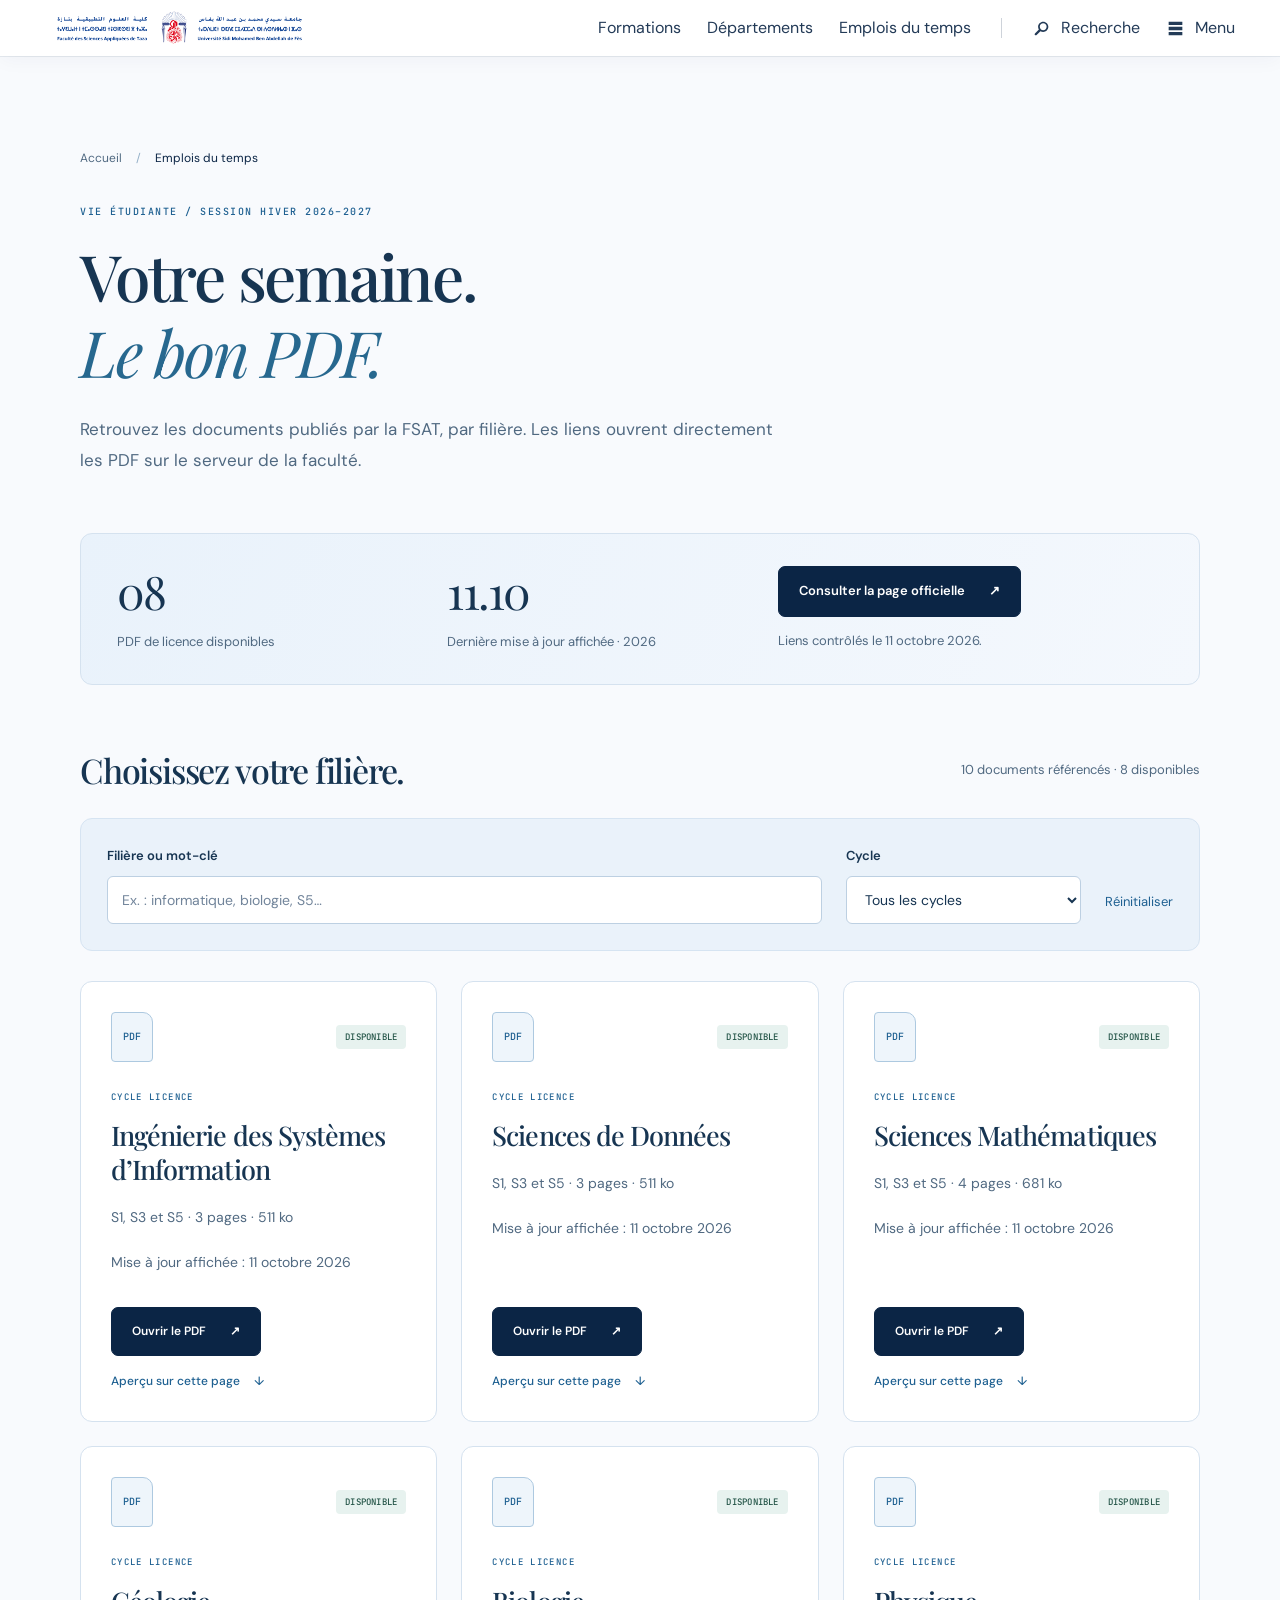
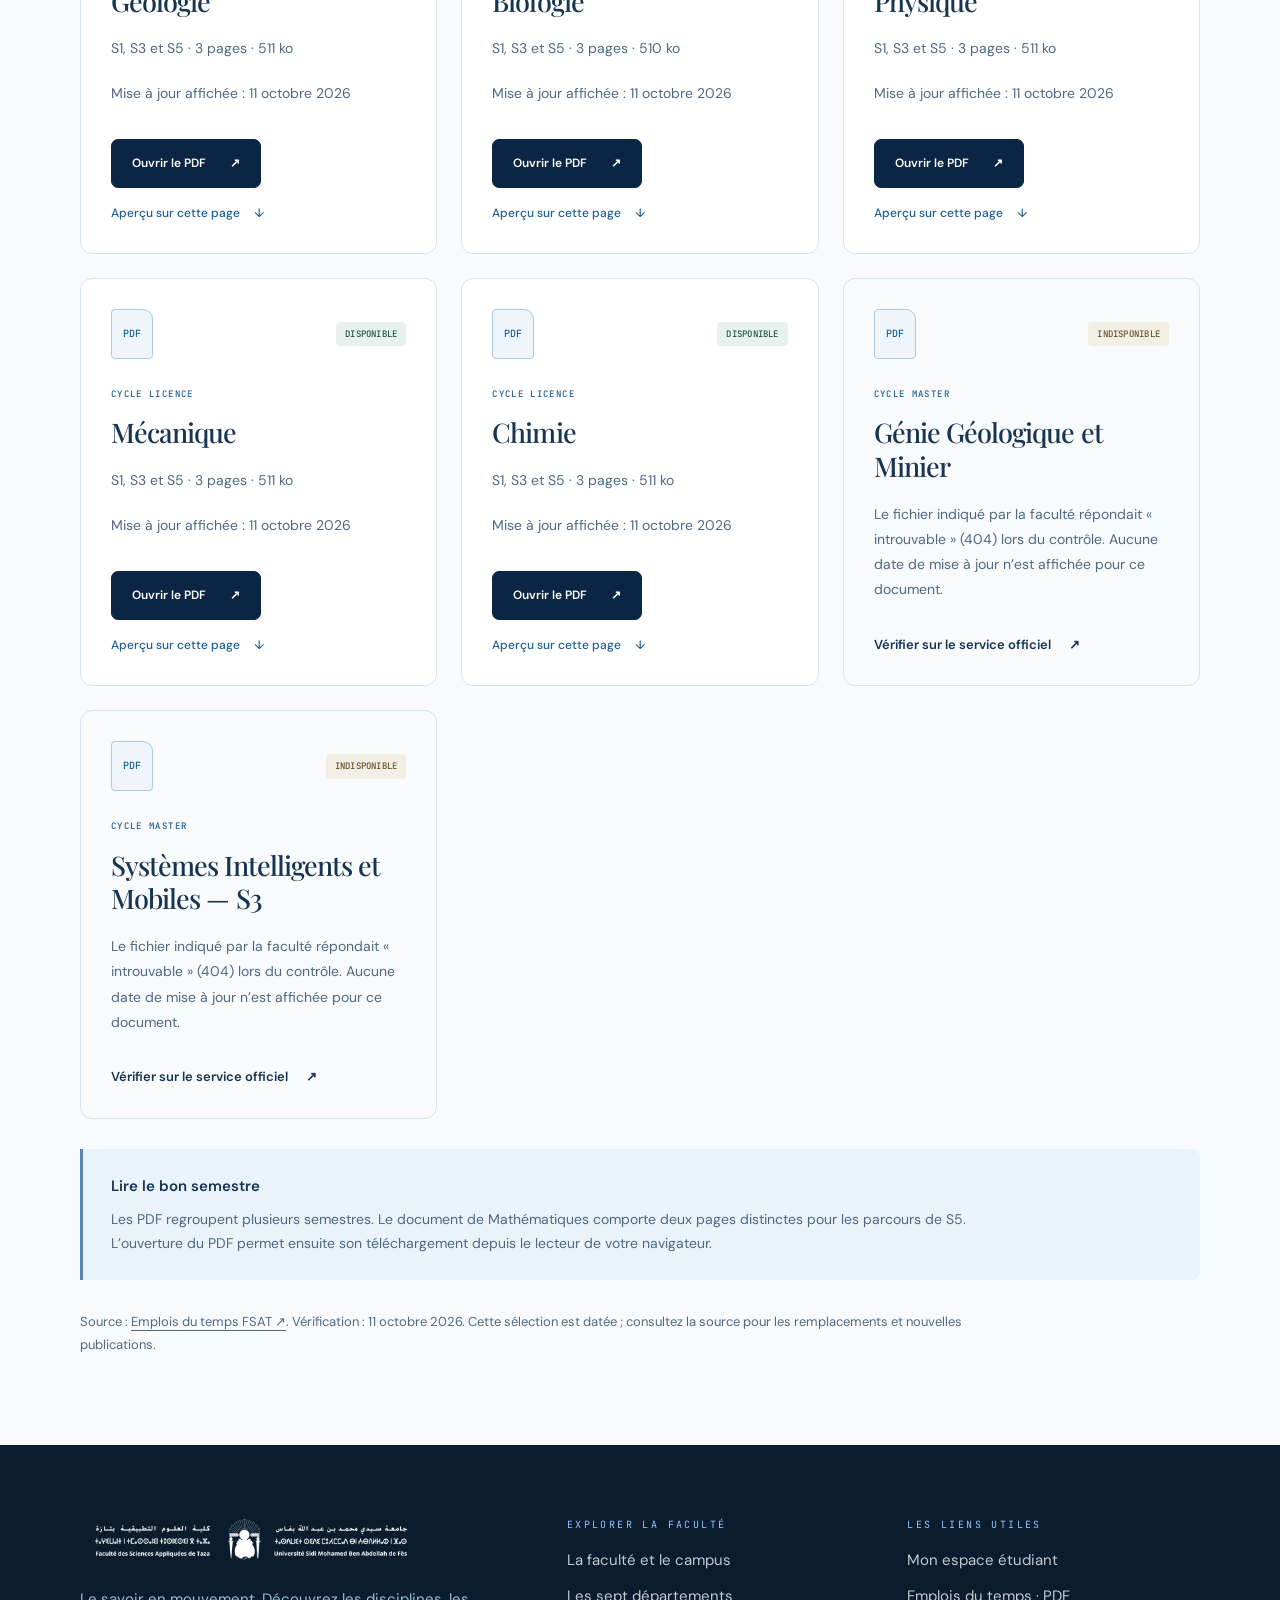
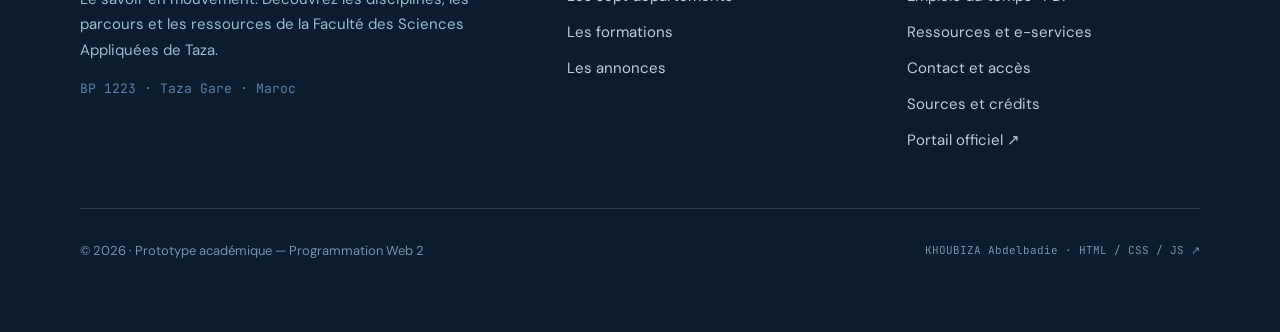
<file: emplois-du-temps.html>
<!doctype html>
<html lang="fr" class="no-js">
<head>
  <meta charset="utf-8">
  <meta name="viewport" content="width=device-width, initial-scale=1">
  <meta name="description" content="Session hiver 2026/2027 : accès direct aux PDF officiels des filières FSAT, recherche et aperçu. Disponibilité contrôlée le 11 octobre 2026.">
  <meta name="robots" content="noindex, nofollow">
  <title>Emplois du temps — FSAT Taza | Prototype Web 2</title>
  <link rel="icon" href="assets/favicon.svg" type="image/svg+xml">
  <link rel="stylesheet" href="assets/fonts.css">
  <link rel="stylesheet" href="assets/styles.css">
  <link rel="stylesheet" href="assets/pages.css">
  <link rel="stylesheet" href="assets/etudiants.css">
  <script src="assets/app.js" defer></script>
</head>
<body class="inner-page">
  <a class="skip-link" href="#contenu">
   Aller au contenu
  </a>
  <div class="site-shell">
   <header class="global-header is-compressed" id="global-header">
    <div class="header-inner">
     <a aria-label="Faculté des Sciences Appliquées de Taza - USMBA" class="brand" href="index.html">
      <img alt="FSAT - USMBA" class="brand-logo" src="assets/logo-fsat.png"/>
     </a>
     <nav class="primary-nav">
      <a class="primary-link" href="formations.html">
       Formations
      </a>
      <a class="primary-link" href="faculte.html#departements">
       Départements
      </a>
      <a class="primary-link" href="emplois-du-temps.html">
       Emplois du temps
      </a>
      <span aria-hidden="true" class="nav-divider">
      </span>
      <button aria-controls="search-panel" aria-expanded="false" aria-label="Recherche" class="header-action" id="search-toggle" type="button">
       <span class="action-icon">
        <svg class="icon" fill="currentColor" viewbox="0 0 25 25">
         <path d="M3.939 21.06C3.356 20.477 3.356 19.519 3.939 18.935L9.043 13.853C8.376 12.811 8.001 11.562 8.001 10.25C8.001 6.521 11.022 3.501 14.749 3.501C18.478 3.501 21.498 6.521 21.498 10.25C21.498 13.978 18.477 16.998 14.749 16.998C13.437 16.998 12.187 16.623 11.146 15.956L6.064 21.06C5.48 21.644 4.522 21.644 3.939 21.06ZM14.749 14.749C17.228 14.749 19.248 12.729 19.248 10.25C19.248 7.771 17.227 5.751 14.749 5.751C12.271 5.751 10.251 7.772 10.251 10.25C10.251 12.728 12.27 14.749 14.749 14.749Z">
         </path>
        </svg>
       </span>
       Recherche
      </button>
      <button aria-controls="mega-menu" aria-expanded="false" aria-label="Menu" class="header-action" id="menu-toggle" type="button">
       <span class="action-icon">
        <svg class="icon" fill="currentColor" viewbox="0 0 25 25">
         <path d="M21.498 7.626C21.498 7.834 21.332 8.001 21.123 8.001H3.877C3.668 8.001 3.502 7.834 3.502 7.626V3.877C3.502 3.669 3.668 3.502 3.877 3.502H21.122C21.331 3.502 21.497 3.669 21.497 3.877L21.498 7.626ZM21.498 14.375C21.498 14.583 21.332 14.75 21.123 14.75H3.877C3.668 14.75 3.502 14.583 3.502 14.375V10.625C3.502 10.417 3.668 10.25 3.877 10.25H21.122C21.331 10.25 21.497 10.417 21.497 10.625L21.498 14.375ZM21.498 21.123C21.498 21.331 21.332 21.498 21.123 21.498H3.877C3.668 21.498 3.502 21.331 3.502 21.123V17.374C3.502 17.166 3.668 16.999 3.877 16.999H21.122C21.331 16.999 21.497 17.166 21.497 17.374L21.498 21.123Z">
         </path>
        </svg>
       </span>
       Menu
      </button>
     </nav>
    </div>
    <div class="search-panel" hidden="" id="search-panel">
     <form class="search-form" role="search">
      <span class="search-symbol">
       <svg class="icon" fill="currentColor" viewbox="0 0 25 25">
        <path d="M3.939 21.06C3.356 20.477 3.356 19.519 3.939 18.935L9.043 13.853C8.376 12.811 8.001 11.562 8.001 10.25C8.001 6.521 11.022 3.501 14.749 3.501C18.478 3.501 21.498 6.521 21.498 10.25C21.498 13.978 18.477 16.998 14.749 16.998C13.437 16.998 12.187 16.623 11.146 15.956L6.064 21.06C5.48 21.644 4.522 21.644 3.939 21.06ZM14.749 14.749C17.228 14.749 19.248 12.729 19.248 10.25C19.248 7.771 17.227 5.751 14.749 5.751C12.271 5.751 10.251 7.772 10.251 10.25C10.251 12.728 12.27 14.749 14.749 14.749Z">
        </path>
       </svg>
      </span>
      <input aria-controls="search-results" aria-label="Rechercher sur le portail de la FSAT" autocomplete="off" class="search-input" id="site-search" placeholder="Rechercher sur le portail de la FSAT (formations, départements, avis)…" type="search"/>
      <button class="search-close" id="search-close" type="button">
       Fermer
      </button>
     </form>
     <div aria-live="polite" class="search-results" hidden="" id="search-results">
     </div>
    </div>
   </header>
   <div aria-hidden="true" aria-label="Navigation du portail FSAT" aria-modal="true" class="mega-menu" hidden="" id="mega-menu" role="dialog">
    <div class="menu-left">
     <div aria-hidden="true" class="menu-watermark">
      <div class="watermark-layout">
       <div class="watermark-left">
        <div class="watermark-left-box">
         <div class="watermark-left-align">
          <div class="watermark-left-flip">
           <div class="watermark-left-canvas">
            <div class="watermark-left-position">
             <div class="watermark-left-clip">
              <div class="watermark-left-vector">
               <svg class="watermark-svg" fill="none" height="499.98" preserveaspectratio="none" viewbox="0 0 213.991 499.98" width="213.991">
                <path d="M73.3944 43.9831C51.8937 44.3129 34.3095 25.8983 27.8203 6.93033C27.2939 5.39186 25.2399 1.24588 26.6062 0C26.8688 0.0603036 27.1294 0.129337 27.3876 0.20698C29.0815 0.731191 30.9103 1.85934 32.5718 2.38343C50.1961 7.94297 73.069 17.0356 75.0573 38.3539C75.2003 39.8881 74.9607 40.713 74.4974 42.1809C76.8172 44.3584 79.1658 46.3023 81.4638 48.5016C88.1142 54.8672 94.4549 61.5474 100.466 68.5199C104.225 72.8413 107.691 77.4094 111.243 81.9007C111.672 82.4425 112.097 82.9792 112.575 83.479L112.93 83.2653C113.665 78.6385 107.948 74.1747 105.309 70.4453C93.0439 53.1091 88.8891 30.0732 91.207 9.21338C91.363 7.80562 91.591 3.83665 93.2279 3.66868C95.0189 4.25211 97.7567 7.3857 99.1537 8.78354C112.531 22.1717 131.236 62.144 114.019 78.2559C114.2 82.6687 114.673 86.5935 117.302 90.2656C127.024 103.85 135.068 118.131 142.334 133.144C143.051 135.044 143.66 136.771 144.723 138.511L144.682 134.533C144.69 133.134 143.053 130.64 142.337 129.251C141.009 126.699 139.783 124.095 138.663 121.444C131.723 105.282 131.241 82.0564 136.372 65.3043C138.038 59.8651 140.325 56.7099 141.945 52.2438C153.881 66.6011 164.682 111.836 151.615 129.395C150.294 131.172 148.302 133.015 146.884 134.797C146.988 137.477 146.883 140.992 147.156 143.562C147.675 145.958 148.751 148.751 149.732 150.982C153.941 160.544 156.435 170.508 159.346 180.488C161.044 186.308 161.942 191.706 162.993 197.647C164.534 191.874 163.233 188.375 161.916 182.639C156.509 159.079 160.053 133.817 175.94 114.925C176.92 113.759 177.716 112.767 178.819 111.699C186.053 126.709 186.407 160.219 180.92 176.256C178.315 183.872 173.861 189.726 166.569 193.38C166.282 196.591 165.511 199.727 163.965 202.565C165.252 209.458 166.26 215.518 166.948 222.505C168.212 235.354 168.708 247.681 168.917 260.578C170.603 257.527 170.799 256.674 170.655 253.15C170.52 249.864 170.362 246.436 170.431 243.15C170.837 224.133 178.212 205.928 191.159 191.993C193.163 189.84 201.259 181.497 203.829 182C205.409 183.811 205.209 194.22 204.974 196.867C203.161 217.294 196.447 253.876 172.406 258.383C171.357 260.737 169.435 264.365 169.085 266.778C168.405 271.46 168.943 276.492 168.541 281.221C167.509 293.337 166.426 305.254 163.674 317.126C163.449 318.097 161.843 324.965 161.843 325.596L162.086 325.818C163.117 325.014 164.244 320.427 164.506 319.033C169.184 294.159 186.817 271.907 210.849 263.365C211.566 263.11 213.179 262.878 213.991 262.78C213.92 265.135 213.991 268.873 213.518 271.076C209.5 289.836 188.944 331.647 165.377 325.488C160.964 329.077 158.799 336.288 157.181 341.502C156.056 345.184 154.812 348.832 153.45 352.434C147.681 367.692 142.271 379.047 134.522 393.151L134.594 393.533C136.895 393.826 142.258 382.106 143.695 379.834C152.977 365.166 166.856 354.534 184.009 351.013C189.19 349.913 195.466 350.299 200.568 349.832C198.995 363.902 184.247 380.338 173.529 388.845C164.149 396.291 149.162 401.031 138.151 394.183C136.629 395.159 132.074 397.939 131.09 399.168C128.037 402.992 125.296 408.154 122.432 412.139C115.618 421.618 108.145 430.813 99.9066 439.084C98.0417 440.957 96.8238 442.485 94.7279 444.194C95.2588 444.116 97.0758 443.859 97.3987 443.602C101.573 440.267 104.757 436.07 109.054 432.625C121.925 422.31 137.686 420.505 153.57 422.586C158.409 423.219 166.649 426.06 171.056 428.009C166.242 438.458 150.476 446.937 140.154 451.145C127.965 456.116 106.917 458.837 98.3017 446.182C96.6718 446.553 92.104 447.099 91.23 447.676C87.4552 450.172 83.8535 453.818 80.1528 456.605C68.7473 465.191 56.2546 473.276 42.8415 478.284C44.6552 478.401 46.026 478.597 47.7397 477.856C53.7041 475.281 59.9332 471.567 66.3097 470.047C82.7161 466.137 100.777 471.418 114.34 480.932C116.713 482.604 119.773 484.69 121.645 486.812C121.785 486.971 121.919 487.137 122.046 487.306C115.317 494.212 104.079 496.907 94.7799 498.779C92.318 499.276 88.4411 499.002 86.0442 499.98H80.066C77.3695 499.031 74.992 499.227 72.2319 498.819C69.7615 498.452 66.9482 497.645 64.5862 496.853C56.0199 493.98 50.6347 489.794 46.6467 481.656C45.1116 481.162 40.8742 480.049 39.3001 480.338C34.9598 481.13 28.3721 484.035 24.2079 485.262C21.0426 486.196 2.23209 490.503 0.339774 490.058C-0.215602 489.207 0.00598846 487.726 0.324575 486.837C0.983646 484.995 5.62924 484.484 7.19707 484.108C10.1973 483.384 13.1679 482.917 16.1004 482.181C23.08 480.431 29.8929 478.125 36.6146 475.577C38.6432 474.809 40.6576 474.215 42.5919 473.208C42.9794 470.746 44.313 468.396 44.4264 465.932C44.5273 463.736 44.1636 461.106 44.0998 458.903C44.0866 455.116 43.8815 449.546 44.72 445.876C48.0221 431.425 54.9863 418.371 66.5104 408.88C70.0263 405.983 73.8773 404.098 77.6196 401.608C78.231 401.2 78.4119 401.159 79.0846 401.278L79.2844 401.697C79.0927 403.682 78.6809 405.621 78.3019 407.611C74.8869 425.503 74.7431 446.886 60.8455 460.49C56.2489 464.99 52.6037 467.567 46.081 467.714C45.8157 469.115 45.2177 471.159 44.8454 472.587C50.2494 469.144 57.555 466.274 62.9001 462.775C69.9796 458.14 90.653 444.456 94.6939 437.657C94.7679 428.351 93.4649 425.635 91.034 416.867C89.9101 412.815 90.0601 404.093 90.1781 399.677C90.626 382.937 98.4977 362.866 110.688 351.297C111.138 354.862 111.19 358.805 111.683 362.444C112.902 371.448 114.046 379.866 114.364 389.004C114.837 402.604 114.067 414.366 104.618 425.168C103.645 426.17 102.309 427.61 101.145 428.363C97.1858 430.921 96.6468 430.747 96.9228 435.689L97.2168 435.884C97.7687 435.65 99.8536 433.043 100.549 432.317C110.104 422.256 118.647 411.276 126.052 399.54C128.348 395.921 130.524 392.569 132.366 388.674C131.715 385.768 131.97 383.079 131.065 380.431C130.04 377.531 127.55 375.25 126.114 372.631C114.337 351.15 114.43 320.987 126.108 299.457C127.199 303.303 128.905 305.949 130.201 309.445C136.283 325.845 145.646 344.685 142.041 362.558C141.305 366.406 139.997 372.189 137.474 375.294C133.262 380.48 133.909 379.837 133.971 386.433C134.431 385.362 134.943 384.294 135.5 383.269C139.838 375.294 143.351 366.976 146.747 358.556C149.875 350.654 152.596 342.593 154.897 334.41C155.968 330.569 156.806 326.694 157.888 322.808C155.859 319.075 155.231 314.913 151.61 312.337C135.383 300.792 127.197 277.922 126.363 258.63C126.231 255.573 126.299 241.812 128.132 239.903L128.478 239.983C130.02 241.36 135.714 249.27 137.253 251.221C147.95 264.783 159.447 279.573 160.538 297.491C160.867 302.887 159.821 309.188 156.112 313.397C156.664 315.243 158.063 318.019 158.841 320.173C159.137 316.422 160.094 313.495 160.687 309.958C161.377 305.843 162.089 301.609 162.731 297.491C164.821 283.47 165.768 269.301 165.564 255.128C161.413 249.759 161.091 247.73 154.072 245.4C150.189 244.111 145.043 240.143 142.156 237.221C127.688 222.574 120.557 202.666 120.873 182.204C121.522 183.092 122.198 183.968 123.043 184.645C137.967 196.599 155.398 207.479 161.26 226.912C163.005 232.694 164.052 241.078 161.651 247.013C162.321 247.874 164.244 250.615 165.209 250.495C167.502 246.908 160.178 191.372 156.105 184.892C155.707 184.258 151.844 181.252 150.844 180.471C143.042 180.105 140.52 180.461 133.113 176.882C116.314 168.766 106.409 153.326 100.501 136.194C100.07 134.944 99.7656 134.19 100.336 133.026C102.911 133.642 107.448 135.833 110.196 136.802C129.66 143.667 154.104 154.06 151.778 179.193C153.175 180.018 154.682 181.031 156.06 181.915C154.957 176.471 152.864 170.354 151.191 165.035C148.041 155.016 144.394 145.568 140.285 135.904C138.645 132.048 136.53 128.312 134.967 124.359C132.693 123.653 130.165 122.624 127.896 121.786C117.762 124.453 115.274 125.301 104.733 122.097C90.65 117.817 78.6953 106.269 71.9364 93.3917C74.7734 93.9268 77.5836 94.0263 80.4606 94.1732C97.1968 95.0287 118.991 95.2684 126.832 113.332C127.57 115.03 128.235 119.005 128.868 120.013C129.733 120.614 132.441 122.221 133.355 121.512C133.352 121.462 133.358 121.211 133.339 121.173C127.073 108.881 119.768 96.6727 111.753 85.4649C109.564 82.4051 107.768 79.4132 105.745 77.8774C103.276 77.5277 101.887 77.3683 99.4067 76.7915C99.2707 76.8864 99.1347 76.9805 98.9977 77.0737C91.715 82.0239 83.3251 82.9907 74.7815 81.9816C62.1525 80.4905 49.2033 71.9308 42.2067 61.4799C44.2421 61.0558 46.3954 61.0226 48.5005 60.5463C64.7311 56.8737 85.7873 53.943 97.0328 69.433C98.0217 70.7961 98.9257 73.7149 99.9126 75.4046C101.462 75.5701 103.001 75.8327 104.538 76.0772C102.923 73.1323 98.4147 68.5207 96.0588 65.8278C90.4621 59.4331 80.4669 48.5116 73.3944 43.9831Z" fill="#F5F0E8">
                </path>
                <path d="M141.967 133.186C143.616 133.268 143.466 133.058 144.305 134.574L144.345 138.547C143.287 136.809 142.681 135.084 141.967 133.186Z" fill="#F5F0E8">
                </path>
               </svg>
              </div>
             </div>
            </div>
           </div>
          </div>
         </div>
        </div>
       </div>
       <div class="watermark-letters">
        <div class="watermark-letters-grid">
         <div class="watermark-letters-position">
          <div class="watermark-letters-clip">
           <div class="watermark-letters-vector">
            <svg class="watermark-svg" fill="none" height="242.614" preserveaspectratio="none" viewbox="0 0 496.083 242.614" width="496.083">
             <path d="M53.0484 17.0646C37.4678 17.0646 26.0915 20.7742 18.9193 28.1937C11.9946 35.613 7.17206 48.8444 4.45162 67.8874C4.45162 68.3821 3.70969 68.6293 2.22582 68.6293C0.741949 68.6293 0 68.3821 0 67.8874C0.494624 64.9196 0.989264 60.5917 1.48388 54.9034C2.22583 49.2152 2.8441 43.1561 3.33872 36.726C3.83335 30.0485 4.20431 23.7421 4.45162 17.8065C4.94624 11.6237 5.19355 6.55378 5.19355 2.59677C5.19355 1.36021 5.9355 0.741936 7.41937 0.741936C8.90324 0.741936 9.64518 1.36021 9.64518 2.59677C9.64518 5.0699 10.758 6.92475 12.9839 8.16132C15.457 9.15057 18.1775 9.89252 21.1452 10.3872C24.3602 10.6344 27.0806 10.7581 29.3065 10.7581C50.5753 11.5 75.4302 11.871 103.871 11.871C121.43 11.871 135.28 11.7473 145.419 11.5C155.806 11.0054 165.823 10.7581 175.468 10.7581C183.63 10.7581 189.935 10.2635 194.387 9.27424C199.086 8.03768 202.054 5.44088 203.29 1.48387C203.538 0.49462 204.28 0 205.516 0C206.753 0 207.371 0.49462 207.371 1.48387C207.124 5.19357 206.753 10.1399 206.258 16.3226C205.764 22.5055 205.393 29.0593 205.145 35.984C204.898 42.6615 204.651 48.968 204.403 54.9034C204.156 60.5917 204.032 64.9196 204.032 67.8874C204.032 68.3821 203.29 68.6293 201.807 68.6293C200.323 68.6293 199.581 68.3821 199.581 67.8874C199.581 48.8444 196.366 35.613 189.935 28.1937C183.506 20.7742 171.758 17.0646 154.693 17.0646C143.07 17.0646 134.291 17.5592 128.355 18.5485C122.667 19.2904 118.833 21.3925 116.855 24.855C115.124 28.07 114.258 33.6346 114.258 41.5486V212.565C114.258 219.737 115.124 225.178 116.855 228.888C118.586 232.598 122.048 235.071 127.242 236.308C132.683 237.544 140.845 238.162 151.726 238.162C152.22 238.162 152.468 238.904 152.468 240.388C152.468 241.872 152.22 242.614 151.726 242.614C145.295 242.614 138 242.491 129.839 242.243C121.925 241.996 113.269 241.872 103.871 241.872C94.9678 241.872 86.4356 241.996 78.2743 242.243C70.3603 242.491 63.0646 242.614 56.3871 242.614C55.8925 242.614 55.6453 241.872 55.6453 240.388C55.6453 238.904 55.8925 238.162 56.3871 238.162C67.0216 238.162 75.0592 237.544 80.5001 236.308C85.9409 235.071 89.5269 232.598 91.2582 228.888C93.2366 225.178 94.2259 219.737 94.2259 212.565V40.8066C94.2259 32.8926 93.2366 27.3281 91.2582 24.113C89.2796 20.6506 85.3226 18.6721 79.3872 18.1775C73.4517 17.4355 64.6721 17.0646 53.0484 17.0646Z" fill="#F5F0E8">
             </path>
             <path d="M225.405 136.146L228.743 129.468H324.824L327.42 136.146H225.405ZM408.663 238.162C409.652 238.162 410.146 238.904 410.146 240.388C410.146 241.872 409.652 242.614 408.663 242.614C401.738 242.614 394.566 242.367 387.147 241.872C379.974 241.377 373.049 241.13 366.373 241.13C358.706 241.13 352.028 241.377 346.34 241.872C340.899 242.367 334.84 242.614 328.162 242.614C327.173 242.614 326.678 241.872 326.678 240.388C326.678 238.904 327.173 238.162 328.162 238.162C342.012 238.162 350.668 236.307 354.131 232.598C357.84 228.888 357.346 221.839 352.647 211.453L268.808 31.1614L275.856 24.8549L204.259 196.985C198.077 212.071 197.582 222.705 202.775 228.888C207.969 235.071 218.974 238.162 235.792 238.162C237.029 238.162 237.647 238.904 237.647 240.388C237.647 241.872 237.029 242.614 235.792 242.614C228.372 242.614 221.571 242.367 215.388 241.872C209.205 241.377 201.416 241.13 192.018 241.13C183.362 241.13 176.313 241.377 170.872 241.872C165.678 242.367 159.373 242.614 151.953 242.614C150.964 242.614 150.469 241.872 150.469 240.388C150.469 238.904 150.964 238.162 151.953 238.162C158.631 238.162 164.442 236.926 169.388 234.452C174.334 231.979 178.91 227.528 183.114 221.098C187.566 214.668 192.265 205.517 197.211 193.646L274.744 7.04844C275.238 6.30651 275.98 5.93555 276.969 5.93555C278.206 5.93555 278.948 6.30651 279.195 7.04844L365.26 191.791C370.947 204.157 376.017 213.802 380.469 220.727C384.921 227.404 389.372 231.979 393.824 234.452C398.276 236.926 403.222 238.162 408.663 238.162ZM462.325 212.566C462.325 219.738 463.067 225.178 464.551 228.888C466.035 232.598 469.126 235.071 473.825 236.307C478.772 237.544 485.944 238.162 495.341 238.162C495.835 238.162 496.083 238.904 496.083 240.388C496.083 241.872 495.835 242.614 495.341 242.614C489.406 242.614 482.852 242.49 475.68 242.243C468.508 241.996 460.594 241.872 451.938 241.872C443.777 241.872 435.987 241.996 428.567 242.243C421.395 242.49 414.841 242.614 408.905 242.614C408.164 242.614 407.793 241.872 407.793 240.388C407.793 238.904 408.164 238.162 408.905 238.162C418.303 238.162 425.352 237.544 430.051 236.307C434.997 235.071 438.212 232.598 439.696 228.888C441.428 225.178 442.293 219.738 442.293 212.566V40.8067C442.293 33.6346 441.428 28.3174 439.696 24.8549C438.212 21.1453 434.997 18.6722 430.051 17.4356C425.352 15.9517 418.303 15.2097 408.905 15.2097C408.164 15.2097 407.793 14.4679 407.793 12.984C407.793 11.5001 408.164 10.7581 408.905 10.7581C414.841 10.7581 421.395 11.0054 428.567 11.5001C435.987 11.7474 443.777 11.871 451.938 11.871C460.594 11.871 468.508 11.7474 475.68 11.5001C483.1 11.0054 489.654 10.7581 495.341 10.7581C495.835 10.7581 496.083 11.5001 496.083 12.984C496.083 14.4679 495.835 15.2097 495.341 15.2097C485.944 15.2097 478.895 15.9517 474.196 17.4356C469.497 18.9195 466.282 21.5162 464.551 25.2259C463.067 28.9357 462.325 34.3766 462.325 41.5486V212.566Z" fill="#F5F0E8">
             </path>
            </svg>
           </div>
          </div>
         </div>
        </div>
       </div>
       <div class="watermark-right">
        <div class="watermark-right-clip">
         <div class="watermark-right-contents">
          <div class="watermark-right-mask">
           <svg class="watermark-svg" fill="none" height="499.99" preserveaspectratio="none" viewbox="0 0 212.991 499.99" width="212.991">
            <path d="M73.0514 43.984C51.6512 44.3138 34.1492 25.8988 27.6903 6.93047C27.1664 5.39197 25.1219 1.24591 26.4819 0C26.7432 0.0603048 27.0026 0.129339 27.2596 0.206984C28.9456 0.731205 30.7659 1.85937 32.4196 2.38348C49.9616 7.94313 72.7275 17.036 74.7065 38.3546C74.8489 39.8889 74.6104 40.7138 74.1494 42.1818C76.4583 44.3593 78.7959 46.3033 81.0831 48.5025C87.7024 54.8683 94.0131 61.5487 99.9958 68.5212C103.739 72.8427 107.188 77.4109 110.723 81.9024C111.15 82.4441 111.573 82.9808 112.049 83.4806L112.402 83.2669C113.134 78.64 107.444 74.1762 104.818 70.4467C92.6092 53.1101 88.4733 30.0738 90.7802 9.21357C90.9362 7.80577 91.1632 3.83672 92.7921 3.66876C94.5751 4.25219 97.2999 7.38585 98.6899 8.78371C112.005 22.1722 130.623 62.1453 113.486 78.2574C113.666 82.6703 114.137 86.5953 116.753 90.2674C126.431 103.852 134.436 118.134 141.669 133.146C142.382 135.046 142.988 136.773 144.046 138.514L144.006 134.535C144.014 133.136 142.384 130.642 141.672 129.253C140.35 126.701 139.129 124.098 138.015 121.447C131.107 105.284 130.628 82.0581 135.735 65.3056C137.393 59.8663 139.669 56.7111 141.281 52.2449C153.163 66.6025 163.912 111.838 150.908 129.397C149.592 131.174 147.609 133.017 146.198 134.799C146.301 137.479 146.197 140.995 146.468 143.565C146.985 145.961 148.055 148.754 149.033 150.985C153.222 160.547 155.704 170.512 158.602 180.491C160.291 186.311 161.185 191.71 162.231 197.651C163.765 191.878 162.47 188.379 161.159 182.642C155.777 159.082 159.305 133.819 175.118 114.928C176.094 113.762 176.885 112.77 177.983 111.701C185.183 126.711 185.536 160.222 180.075 176.259C177.481 183.875 173.049 189.73 165.791 193.384C165.504 196.595 164.737 199.731 163.199 202.569C164.479 209.462 165.483 215.523 166.167 222.51C167.425 235.358 167.92 247.686 168.128 260.583C169.806 257.532 170.001 256.679 169.857 253.155C169.723 249.869 169.565 246.441 169.635 243.155C170.038 224.138 177.379 205.932 190.265 191.997C192.26 189.844 200.318 181.5 202.876 182.003C204.449 183.814 204.249 194.224 204.016 196.871C202.211 217.299 195.53 253.881 171.601 258.388C170.556 260.742 168.643 264.371 168.294 266.784C167.617 271.466 168.154 276.497 167.753 281.226C166.726 293.343 165.648 305.26 162.909 317.133C162.685 318.104 161.087 324.972 161.087 325.602L161.328 325.824C162.355 325.02 163.477 320.434 163.737 319.04C168.393 294.165 185.944 271.913 209.864 263.371C210.577 263.116 212.183 262.884 212.991 262.786C212.92 265.141 212.99 268.879 212.52 271.082C208.52 289.842 188.061 331.653 164.604 325.494C160.212 329.083 158.057 336.294 156.446 341.509C155.327 345.191 154.088 348.839 152.734 352.441C146.991 367.7 141.606 379.054 133.893 393.159L133.965 393.541C136.255 393.834 141.593 382.113 143.024 379.841C152.263 365.174 166.076 354.541 183.149 351.02C188.306 349.92 194.554 350.306 199.631 349.839C198.065 363.91 183.386 380.345 172.719 388.853C163.382 396.299 148.465 401.039 137.505 394.191C135.99 395.167 131.456 397.947 130.478 399.176C127.439 403 124.71 408.162 121.86 412.147C115.077 421.627 107.64 430.821 99.4399 439.093C97.5829 440.966 96.371 442.494 94.2851 444.203C94.8141 444.125 96.622 443.868 96.944 443.611C101.099 440.276 104.269 436.078 108.544 432.633C121.355 422.319 137.043 420.514 152.853 422.595C157.668 423.228 165.87 426.068 170.256 428.017C165.465 438.467 149.774 446.946 139.499 451.154C127.368 456.125 106.418 458.846 97.8419 446.191C96.22 446.562 91.6742 447.108 90.8032 447.685C87.0464 450.181 83.4615 453.827 79.7782 456.614C68.426 465.201 55.9917 473.286 42.6413 478.293C44.4466 478.41 45.8109 478.606 47.5166 477.865C53.4531 475.29 59.6531 471.577 65.9998 470.057C82.3295 466.147 100.306 471.428 113.805 480.941C116.168 482.613 119.213 484.699 121.077 486.821C121.216 486.98 121.349 487.146 121.476 487.315C114.778 494.222 103.594 496.917 94.3371 498.789C91.8872 499.286 88.0283 499.012 85.6425 499.99H79.6918C77.0079 499.041 74.6415 499.237 71.8945 498.829C69.4356 498.462 66.6354 497.655 64.2843 496.863C55.7582 493.99 50.3981 489.804 46.4287 481.665C44.9008 481.171 40.6832 480.058 39.1165 480.347C34.7964 481.139 28.2395 484.044 24.0948 485.271C20.9443 486.205 2.22169 490.513 0.338169 490.068C-0.214607 489.217 0.00598256 487.736 0.323069 486.846C0.97904 485.004 5.60294 484.493 7.16347 484.117C10.1497 483.393 13.1064 482.926 16.0251 482.19C22.9722 480.44 29.7532 478.134 36.4435 475.586C38.4626 474.818 40.4676 474.224 42.3928 473.218C42.7785 470.756 44.1059 468.406 44.2188 465.942C44.3193 463.746 43.9572 461.115 43.8937 458.912C43.8806 455.125 43.6764 449.555 44.511 445.885C47.7976 431.433 54.7293 418.38 66.1996 408.888C69.6991 405.991 73.532 404.106 77.2568 401.616C77.8654 401.208 78.0455 401.167 78.7152 401.286L78.9139 401.705C78.7232 403.69 78.3132 405.629 77.936 407.619C74.5369 425.511 74.3938 446.895 60.5612 460.499C55.9861 465 52.3579 467.577 45.8656 467.724C45.6016 469.125 45.0064 471.169 44.6358 472.597C50.0146 469.154 57.286 466.284 62.6061 462.785C69.6527 458.149 90.2293 444.465 94.2511 437.665C94.3251 428.359 93.0281 425.643 90.6082 416.876C89.4903 412.824 89.6393 404.101 89.7573 399.685C90.2033 382.944 98.0369 362.874 110.17 351.304C110.618 354.869 110.671 358.812 111.161 362.451C112.374 371.456 113.513 379.873 113.829 389.012C114.3 402.612 113.534 414.375 104.13 425.176C103.162 426.178 101.831 427.618 100.673 428.371C96.732 430.929 96.195 430.755 96.47 435.697L96.763 435.892C97.3119 435.658 99.3869 433.051 100.079 432.325C109.589 422.265 118.092 411.284 125.464 399.548C127.749 395.929 129.915 392.577 131.747 388.682C131.099 385.775 131.354 383.086 130.453 380.438C129.433 377.538 126.954 375.257 125.526 372.639C113.802 351.157 113.895 320.994 125.519 299.463C126.606 303.309 128.303 305.955 129.593 309.451C135.646 325.851 144.966 344.692 141.377 362.566C140.645 366.414 139.342 372.197 136.832 375.301C132.639 380.487 133.283 379.844 133.345 386.44C133.803 385.369 134.312 384.301 134.867 383.276C139.185 375.301 142.68 366.984 146.061 358.563C149.176 350.661 151.884 342.6 154.173 334.416C155.239 330.575 156.073 326.7 157.15 322.815C155.13 319.082 154.505 314.92 150.902 312.343C134.75 300.798 126.604 277.927 125.774 258.635C125.642 255.578 125.71 241.817 127.534 239.908L127.878 239.988C129.413 241.365 135.08 249.275 136.612 251.226C147.258 264.789 158.702 279.578 159.788 297.497C160.115 302.893 159.074 309.194 155.382 313.404C155.931 315.25 157.324 318.026 158.099 320.18C158.393 316.429 159.345 313.502 159.936 309.964C160.623 305.849 161.331 301.615 161.971 297.497C164.051 283.475 164.993 269.307 164.79 255.133C160.658 249.764 160.338 247.735 153.353 245.405C149.488 244.116 144.365 240.148 141.491 237.225C127.092 222.579 119.994 202.67 120.308 182.207C120.954 183.095 121.627 183.971 122.468 184.648C137.322 196.603 154.671 207.483 160.507 226.916C162.243 232.698 163.286 241.083 160.895 247.018C161.563 247.879 163.476 250.62 164.437 250.5C166.719 246.913 159.429 191.376 155.375 184.895C154.979 184.261 151.135 181.255 150.14 180.474C142.373 180.108 139.863 180.464 132.49 176.885C115.77 168.77 105.912 153.329 100.031 136.196C99.6018 134.946 99.2989 134.192 99.8668 133.028C102.43 133.644 106.946 135.835 109.68 136.804C129.055 143.67 153.385 154.063 151.07 179.196C152.46 180.021 153.959 181.034 155.331 181.918C154.233 176.474 152.15 170.358 150.485 165.039C147.349 155.019 143.719 145.571 139.629 135.906C137.997 132.05 135.892 128.314 134.336 124.362C132.073 123.656 129.557 122.627 127.299 121.789C117.211 124.456 114.735 125.303 104.244 122.1C90.2263 117.82 78.3275 106.271 71.6003 93.3935C74.424 93.9287 77.2211 94.0282 80.0846 94.1751C96.743 95.0306 118.434 95.2703 126.241 113.335C126.974 115.033 127.637 119.008 128.267 120.016C129.128 120.617 131.821 122.224 132.732 121.515C132.729 121.465 132.734 121.214 132.715 121.176C126.48 108.883 119.208 96.6747 111.23 85.4666C109.052 82.4067 107.266 79.4148 105.252 77.8789C102.795 77.5292 101.41 77.3699 98.9419 76.7931C98.8069 76.888 98.6709 76.9821 98.5349 77.0753C91.2862 82.0256 82.9357 82.9923 74.432 81.9833C61.862 80.4921 48.9735 71.9323 42.0094 61.4812C44.0354 61.057 46.1786 61.0238 48.2739 60.5475C64.4286 56.8749 85.3865 53.9441 96.579 69.4344C97.5639 70.7975 98.4639 73.7163 99.4459 75.4061C100.988 75.5716 102.519 75.8342 104.051 76.0787C102.442 73.1337 97.9549 68.522 95.61 65.8291C90.0393 59.4343 80.0909 48.5125 73.0514 43.984Z" fill="#F5F0E8">
            </path>
            <path d="M141.25 133.188C142.899 133.27 142.749 133.06 143.588 134.576L143.628 138.549C142.57 136.811 141.964 135.086 141.25 133.188Z" fill="#F5F0E8">
            </path>
           </svg>
          </div>
         </div>
        </div>
       </div>
      </div>
     </div>
<nav class="menu-nav" aria-label="Toutes les rubriques">
<a class="menu-link" href="formations.html"><span class="menu-link-title">Formations<span class="menu-link-rule"></span></span><span aria-hidden="true" class="menu-link-arrow">↗</span></a>
<a class="menu-link" href="faculte.html"><span class="menu-link-title">La faculté<span class="menu-link-rule"></span></span><span aria-hidden="true" class="menu-link-arrow">↗</span></a>
<a class="menu-link" href="faculte.html#departements"><span class="menu-link-title">Départements<span class="menu-link-rule"></span></span><span aria-hidden="true" class="menu-link-arrow">↗</span></a>
<a class="menu-link" href="emplois-du-temps.html"><span class="menu-link-title">Emplois du temps<span class="menu-link-rule"></span></span><span aria-hidden="true" class="menu-link-arrow">↗</span></a>
<a class="menu-link" href="services.html"><span class="menu-link-title">Mon espace étudiant<span class="menu-link-rule"></span></span><span aria-hidden="true" class="menu-link-arrow">↗</span></a>
<a class="menu-link" href="ressources.html"><span class="menu-link-title">Ressources &amp; e-services<span class="menu-link-rule"></span></span><span aria-hidden="true" class="menu-link-arrow">↗</span></a>
<a class="menu-link" href="index.html#actualites"><span class="menu-link-title">Actualités<span class="menu-link-rule"></span></span><span aria-hidden="true" class="menu-link-arrow">↗</span></a>
<a class="menu-link" href="contact.html"><span class="menu-link-title">Contact<span class="menu-link-rule"></span></span><span aria-hidden="true" class="menu-link-arrow">↗</span></a>
<a class="menu-link" href="sources.html"><span class="menu-link-title">Sources &amp; crédits<span class="menu-link-rule"></span></span><span aria-hidden="true" class="menu-link-arrow">↗</span></a>
</nav>

    </div>
    <div class="menu-right">
     <img alt="Bibliothèque universitaire" class="menu-photo" src="assets/menu-image.png"/>
     <div class="menu-image-overlay">
     </div>
     <div class="menu-teaser">
      <h2 class="menu-teaser-title">
       Excellence Académique &amp; Recherche
      </h2>
      <p class="menu-teaser-description">
       Parcours, responsables pédagogiques, emplois du temps et ressources : les repères utiles pour vivre et étudier à la FSAT.
      </p>
      <div class="menu-cta-wrap">
       <a class="menu-cta" href="faculte.html#departements">
        <span class="menu-cta-label">
         Découvrir la Faculté des Sciences Appliquées
        </span>
        <span>
         →
        </span>
       </a>
      </div>
     </div>
    </div>
   </div>
   <main class="portal-content" id="contenu" tabindex="-1">
<section class="page-intro wrap"><nav aria-label="Fil d’Ariane" class="breadcrumbs"><a href="index.html">Accueil</a><span aria-hidden="true">/</span><span aria-current="page">Emplois du temps</span></nav><p class="eyebrow">VIE ÉTUDIANTE / SESSION HIVER 2026–2027</p><h1>Votre semaine.<br/><em>Le bon PDF.</em></h1><p class="lead">Retrouvez les documents publiés par la FSAT, par filière. Les liens ouvrent directement les PDF sur le serveur de la faculté.</p></section><section class="wrap section section-tight"><div class="utility-overview"><div><span class="overview-number">08</span><p>PDF de licence disponibles</p></div><div><span class="overview-number">11.10</span><p>Dernière mise à jour affichée · 2026</p></div><div><a class="button" href="https://fsat.usmba.ac.ma/emplois_fsat/index.php" rel="noopener noreferrer" target="_blank">Consulter la page officielle <span aria-hidden="true">↗</span></a><p class="small">Liens contrôlés le 11 octobre 2026.</p></div></div><div class="catalogue-head"><h2>Choisissez votre filière.</h2><p aria-live="polite" id="schedule-count" role="status">10 documents référencés · 8 disponibles</p></div><form class="filters js-only" data-count="schedule-count" data-empty="schedule-empty" data-list-filter="schedule-card"><div><label for="schedule-query">Filière ou mot-clé</label><input data-query="" id="schedule-query" placeholder="Ex. : informatique, biologie, S5…" type="search"/></div><div><label for="schedule-cycle">Cycle</label><select data-category="" id="schedule-cycle"><option value="">Tous les cycles</option><option value="licence">Licence</option><option value="master">Master</option></select></div><button class="text-button" type="reset">Réinitialiser</button></form><div class="schedule-grid"><article class="schedule-card" data-category="licence" data-search="Ingénierie des Systèmes d’Information S1 S3 S5 informatique logiciel" id="emploi-isi"><div class="document-top"><span aria-hidden="true" class="document-icon">PDF</span><span class="status-badge">DISPONIBLE</span></div><p class="eyebrow">CYCLE LICENCE</p><h3>Ingénierie des Systèmes d’Information</h3><p>S1, S3 et S5 · 3 pages · 511 ko</p><p class="document-date">Mise à jour affichée : <time datetime="2026-10-11">11 octobre 2026</time></p><div class="document-actions"><a class="button" href="https://fsat.usmba.ac.ma/emplois_fsat/PDF/IMIP.pdf" rel="noopener noreferrer" target="_blank">Ouvrir le PDF <span aria-hidden="true">↗</span></a><button class="preview-button js-only" data-pdf="https://fsat.usmba.ac.ma/emplois_fsat/PDF/IMIP.pdf" data-title="Ingénierie des Systèmes d’Information" type="button">Aperçu sur cette page <span aria-hidden="true">↓</span></button></div></article><article class="schedule-card" data-category="licence" data-search="Sciences de Données S1 S3 S5 informatique logiciel" id="emploi-sd"><div class="document-top"><span aria-hidden="true" class="document-icon">PDF</span><span class="status-badge">DISPONIBLE</span></div><p class="eyebrow">CYCLE LICENCE</p><h3>Sciences de Données</h3><p>S1, S3 et S5 · 3 pages · 511 ko</p><p class="document-date">Mise à jour affichée : <time datetime="2026-10-11">11 octobre 2026</time></p><div class="document-actions"><a class="button" href="https://fsat.usmba.ac.ma/emplois_fsat/PDF/IAPP.pdf" rel="noopener noreferrer" target="_blank">Ouvrir le PDF <span aria-hidden="true">↗</span></a><button class="preview-button js-only" data-pdf="https://fsat.usmba.ac.ma/emplois_fsat/PDF/IAPP.pdf" data-title="Sciences de Données" type="button">Aperçu sur cette page <span aria-hidden="true">↓</span></button></div></article><article class="schedule-card" data-category="licence" data-search="Sciences Mathématiques S1 S3 S5" id="emploi-mathematiques"><div class="document-top"><span aria-hidden="true" class="document-icon">PDF</span><span class="status-badge">DISPONIBLE</span></div><p class="eyebrow">CYCLE LICENCE</p><h3>Sciences Mathématiques</h3><p>S1, S3 et S5 · 4 pages · 681 ko</p><p class="document-date">Mise à jour affichée : <time datetime="2026-10-11">11 octobre 2026</time></p><div class="document-actions"><a class="button" href="https://fsat.usmba.ac.ma/emplois_fsat/PDF/MMIP.pdf" rel="noopener noreferrer" target="_blank">Ouvrir le PDF <span aria-hidden="true">↗</span></a><button class="preview-button js-only" data-pdf="https://fsat.usmba.ac.ma/emplois_fsat/PDF/MMIP.pdf" data-title="Sciences Mathématiques" type="button">Aperçu sur cette page <span aria-hidden="true">↓</span></button></div></article><article class="schedule-card" data-category="licence" data-search="Géologie S1 S3 S5" id="emploi-geologie"><div class="document-top"><span aria-hidden="true" class="document-icon">PDF</span><span class="status-badge">DISPONIBLE</span></div><p class="eyebrow">CYCLE LICENCE</p><h3>Géologie</h3><p>S1, S3 et S5 · 3 pages · 511 ko</p><p class="document-date">Mise à jour affichée : <time datetime="2026-10-11">11 octobre 2026</time></p><div class="document-actions"><a class="button" href="https://fsat.usmba.ac.ma/emplois_fsat/PDF/GBCG.pdf" rel="noopener noreferrer" target="_blank">Ouvrir le PDF <span aria-hidden="true">↗</span></a><button class="preview-button js-only" data-pdf="https://fsat.usmba.ac.ma/emplois_fsat/PDF/GBCG.pdf" data-title="Géologie" type="button">Aperçu sur cette page <span aria-hidden="true">↓</span></button></div></article><article class="schedule-card" data-category="licence" data-search="Biologie S1 S3 S5" id="emploi-biologie"><div class="document-top"><span aria-hidden="true" class="document-icon">PDF</span><span class="status-badge">DISPONIBLE</span></div><p class="eyebrow">CYCLE LICENCE</p><h3>Biologie</h3><p>S1, S3 et S5 · 3 pages · 510 ko</p><p class="document-date">Mise à jour affichée : <time datetime="2026-10-11">11 octobre 2026</time></p><div class="document-actions"><a class="button" href="https://fsat.usmba.ac.ma/emplois_fsat/PDF/BBCG.pdf" rel="noopener noreferrer" target="_blank">Ouvrir le PDF <span aria-hidden="true">↗</span></a><button class="preview-button js-only" data-pdf="https://fsat.usmba.ac.ma/emplois_fsat/PDF/BBCG.pdf" data-title="Biologie" type="button">Aperçu sur cette page <span aria-hidden="true">↓</span></button></div></article><article class="schedule-card" data-category="licence" data-search="Physique S1 S3 S5" id="emploi-physique"><div class="document-top"><span aria-hidden="true" class="document-icon">PDF</span><span class="status-badge">DISPONIBLE</span></div><p class="eyebrow">CYCLE LICENCE</p><h3>Physique</h3><p>S1, S3 et S5 · 3 pages · 511 ko</p><p class="document-date">Mise à jour affichée : <time datetime="2026-10-11">11 octobre 2026</time></p><div class="document-actions"><a class="button" href="https://fsat.usmba.ac.ma/emplois_fsat/PDF/Physique.pdf" rel="noopener noreferrer" target="_blank">Ouvrir le PDF <span aria-hidden="true">↗</span></a><button class="preview-button js-only" data-pdf="https://fsat.usmba.ac.ma/emplois_fsat/PDF/Physique.pdf" data-title="Physique" type="button">Aperçu sur cette page <span aria-hidden="true">↓</span></button></div></article><article class="schedule-card" data-category="licence" data-search="Mécanique S1 S3 S5" id="emploi-mecanique"><div class="document-top"><span aria-hidden="true" class="document-icon">PDF</span><span class="status-badge">DISPONIBLE</span></div><p class="eyebrow">CYCLE LICENCE</p><h3>Mécanique</h3><p>S1, S3 et S5 · 3 pages · 511 ko</p><p class="document-date">Mise à jour affichée : <time datetime="2026-10-11">11 octobre 2026</time></p><div class="document-actions"><a class="button" href="https://fsat.usmba.ac.ma/emplois_fsat/PDF/M%C3%A9canique.pdf" rel="noopener noreferrer" target="_blank">Ouvrir le PDF <span aria-hidden="true">↗</span></a><button class="preview-button js-only" data-pdf="https://fsat.usmba.ac.ma/emplois_fsat/PDF/M%C3%A9canique.pdf" data-title="Mécanique" type="button">Aperçu sur cette page <span aria-hidden="true">↓</span></button></div></article><article class="schedule-card" data-category="licence" data-search="Chimie S1 S3 S5" id="emploi-chimie"><div class="document-top"><span aria-hidden="true" class="document-icon">PDF</span><span class="status-badge">DISPONIBLE</span></div><p class="eyebrow">CYCLE LICENCE</p><h3>Chimie</h3><p>S1, S3 et S5 · 3 pages · 511 ko</p><p class="document-date">Mise à jour affichée : <time datetime="2026-10-11">11 octobre 2026</time></p><div class="document-actions"><a class="button" href="https://fsat.usmba.ac.ma/emplois_fsat/PDF/CHPC.pdf" rel="noopener noreferrer" target="_blank">Ouvrir le PDF <span aria-hidden="true">↗</span></a><button class="preview-button js-only" data-pdf="https://fsat.usmba.ac.ma/emplois_fsat/PDF/CHPC.pdf" data-title="Chimie" type="button">Aperçu sur cette page <span aria-hidden="true">↓</span></button></div></article><article class="schedule-card unavailable" data-category="master" data-search="Génie Géologique et Minier master" id="emploi-g2m"><div class="document-top"><span aria-hidden="true" class="document-icon">PDF</span><span class="status-badge status-pending">INDISPONIBLE</span></div><p class="eyebrow">CYCLE MASTER</p><h3>Génie Géologique et Minier</h3><p>Le fichier indiqué par la faculté répondait « introuvable » (404) lors du contrôle. Aucune date de mise à jour n’est affichée pour ce document.</p><div class="document-actions"><a class="text-link" href="https://fsat.usmba.ac.ma/emplois_fsat/index.php" rel="noopener noreferrer" target="_blank">Vérifier sur le service officiel <span aria-hidden="true">↗</span></a></div></article><article class="schedule-card unavailable" data-category="master" data-search="Systèmes Intelligents et Mobiles — S3 master" id="emploi-sim"><div class="document-top"><span aria-hidden="true" class="document-icon">PDF</span><span class="status-badge status-pending">INDISPONIBLE</span></div><p class="eyebrow">CYCLE MASTER</p><h3>Systèmes Intelligents et Mobiles — S3</h3><p>Le fichier indiqué par la faculté répondait « introuvable » (404) lors du contrôle. Aucune date de mise à jour n’est affichée pour ce document.</p><div class="document-actions"><a class="text-link" href="https://fsat.usmba.ac.ma/emplois_fsat/index.php" rel="noopener noreferrer" target="_blank">Vérifier sur le service officiel <span aria-hidden="true">↗</span></a></div></article></div><div class="empty-state" hidden="" id="schedule-empty"><h3>Aucun document pour cette recherche.</h3><p>Essayez une autre filière ou réinitialisez les filtres.</p><button class="button" data-clear="schedule-card" type="button">Afficher tous les documents</button></div><section aria-labelledby="pdf-preview-title" class="pdf-preview" hidden="" id="pdf-preview"><div class="preview-heading"><div><p class="eyebrow">LECTURE DU DOCUMENT OFFICIEL</p><h2 id="pdf-preview-title">Aperçu PDF</h2></div><button class="text-button" id="close-preview" type="button">Fermer l’aperçu</button></div><p class="small">Si le lecteur ne s’affiche pas sur votre appareil, <a class="" href="https://fsat.usmba.ac.ma/emplois_fsat/index.php" rel="noopener noreferrer" target="_blank">consultez la page officielle <span aria-hidden="true">↗</span></a> ou utilisez le lien direct de la carte.</p><iframe id="schedule-viewer" referrerpolicy="no-referrer" title="Aperçu de l’emploi du temps sélectionné"></iframe></section><aside class="info-callout"><strong>Lire le bon semestre</strong><p>Les PDF regroupent plusieurs semestres. Le document de Mathématiques comporte deux pages distinctes pour les parcours de S5. L’ouverture du PDF permet ensuite son téléchargement depuis le lecteur de votre navigateur.</p></aside><p class="source-note">Source : <a class="" href="https://fsat.usmba.ac.ma/emplois_fsat/index.php" rel="noopener noreferrer" target="_blank">Emplois du temps FSAT <span aria-hidden="true">↗</span></a>. Vérification : 11 octobre 2026. Cette sélection est datée ; consultez la source pour les remplacements et nouvelles publications.</p></section>
</main>
   <footer class="footer" id="contact">
    <div class="footer-inner">
     <div class="footer-grid">
      <div class="footer-identity">
       <a class="footer-brand" href="index.html" aria-label="Retour à l’accueil"><img class="footer-logo" src="assets/logo-fsat.png" alt="FSAT — Université Sidi Mohamed Ben Abdellah"></a>
       <p class="footer-description">Le savoir en mouvement. Découvrez les disciplines, les parcours et les ressources de la Faculté des Sciences Appliquées de Taza.</p>
       <p class="footer-address">BP 1223 · Taza Gare · Maroc</p>
      </div>
      <div>
       <h2 class="footer-heading">Explorer la faculté</h2>
       <ul class="footer-links">
        <li><a class="footer-link" href="faculte.html">La faculté et le campus</a></li>
        <li><a class="footer-link" href="faculte.html#departements">Les sept départements</a></li>
        <li><a class="footer-link" href="formations.html">Les formations</a></li>
        <li><a class="footer-link" href="index.html#actualites">Les annonces</a></li>
       </ul>
      </div>
      <div>
       <h2 class="footer-heading">Les liens utiles</h2>
       <ul class="footer-links">
        <li><a class="footer-link" href="services.html">Mon espace étudiant</a></li>
        <li><a class="footer-link" href="emplois-du-temps.html">Emplois du temps · PDF</a></li>
        <li><a class="footer-link" href="ressources.html">Ressources et e-services</a></li>
        <li><a class="footer-link" href="contact.html">Contact et accès</a></li>
        <li><a class="footer-link" href="sources.html">Sources et crédits</a></li>
        <li><a class="footer-link" href="https://fsat.usmba.ac.ma/" rel="noopener noreferrer">Portail officiel ↗</a></li>
       </ul>
      </div>
     </div>
     <div class="footer-bottom">
      <p>© 2026 · Prototype académique — Programmation Web 2</p>
      <a class="footer-signature" href="https://github.com/Badie005/fsat-web2-html-css-js">KHOUBIZA Abdelbadie · HTML / CSS / JS ↗</a>
     </div>
    </div>
   </footer>
  </div>
 </body>
</html>
</file>
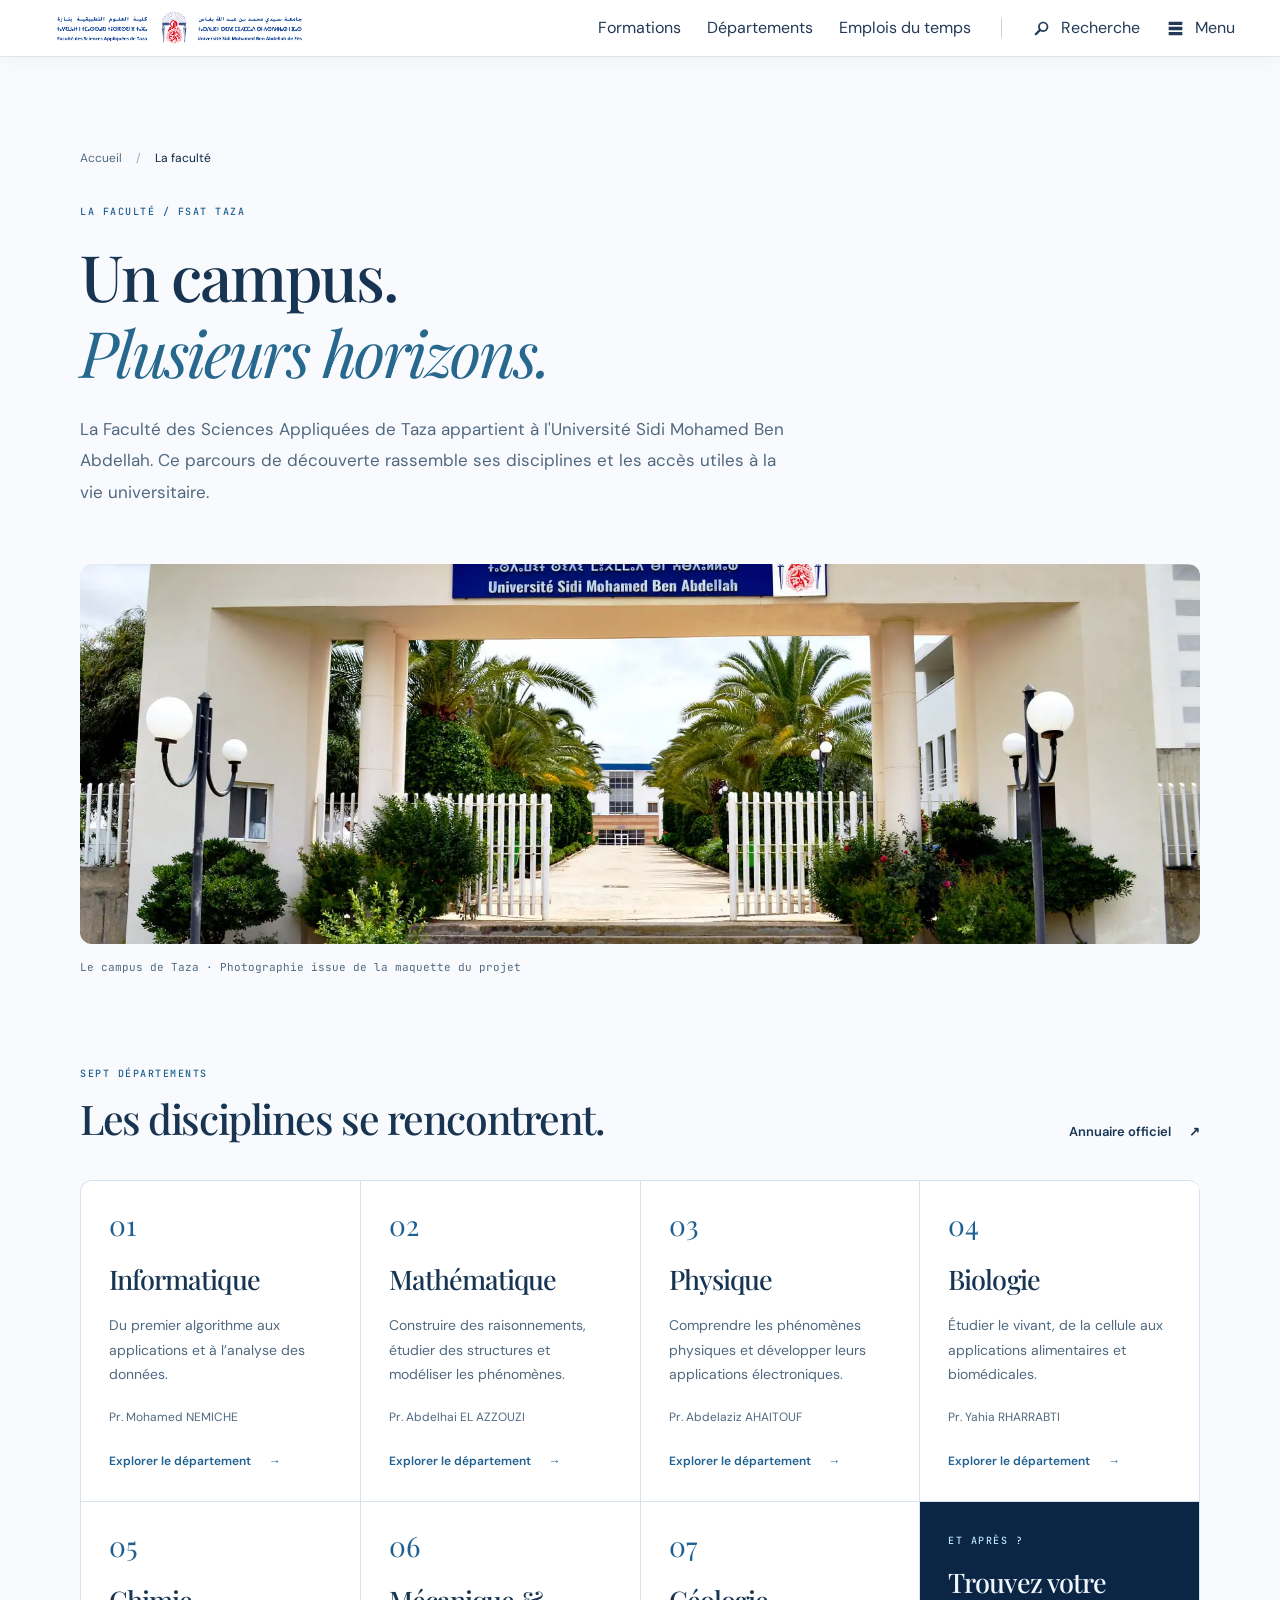
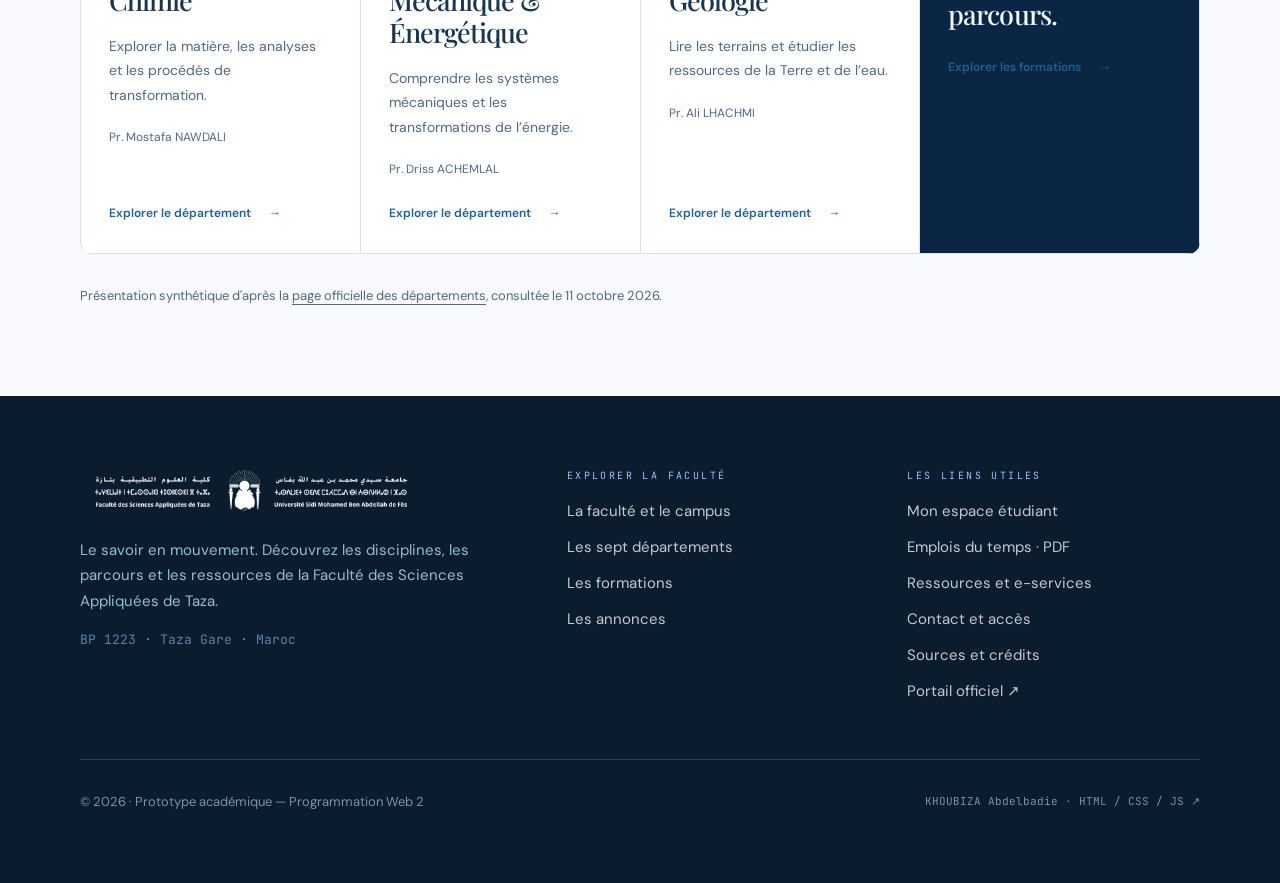
<file: faculte.html>
<!doctype html>
<html lang="fr" class="no-js">
<head>
  <meta charset="utf-8">
  <meta name="viewport" content="width=device-width, initial-scale=1">
  <meta name="description" content="Prototype académique FSAT pour le TP Programmation Web 2. Design Figma repris en HTML, CSS et JavaScript sans framework.">
  <meta name="robots" content="noindex, nofollow">
  <title>La faculté — FSAT Taza | Prototype Web 2</title>
  <link rel="icon" href="assets/favicon.svg" type="image/svg+xml">
  <link rel="stylesheet" href="assets/fonts.css">
  <link rel="stylesheet" href="assets/styles.css">
  <link rel="stylesheet" href="assets/pages.css">
  <link rel="stylesheet" href="assets/etudiants.css">
  <script src="assets/app.js" defer></script>
</head>
<body class="inner-page">
  <a class="skip-link" href="#contenu">
   Aller au contenu
  </a>
  <div class="site-shell">
   <header class="global-header is-compressed" id="global-header">
    <div class="header-inner">
     <a aria-label="Faculté des Sciences Appliquées de Taza - USMBA" class="brand" href="index.html">
      <img alt="FSAT - USMBA" class="brand-logo" src="assets/logo-fsat.png"/>
     </a>
     <nav class="primary-nav">
      <a class="primary-link" href="formations.html">
       Formations
      </a>
      <a class="primary-link" href="faculte.html#departements">
       Départements
      </a>
      <a class="primary-link" href="emplois-du-temps.html">
       Emplois du temps
      </a>
      <span aria-hidden="true" class="nav-divider">
      </span>
      <button aria-controls="search-panel" aria-expanded="false" aria-label="Recherche" class="header-action" id="search-toggle" type="button">
       <span class="action-icon">
        <svg class="icon" fill="currentColor" viewbox="0 0 25 25">
         <path d="M3.939 21.06C3.356 20.477 3.356 19.519 3.939 18.935L9.043 13.853C8.376 12.811 8.001 11.562 8.001 10.25C8.001 6.521 11.022 3.501 14.749 3.501C18.478 3.501 21.498 6.521 21.498 10.25C21.498 13.978 18.477 16.998 14.749 16.998C13.437 16.998 12.187 16.623 11.146 15.956L6.064 21.06C5.48 21.644 4.522 21.644 3.939 21.06ZM14.749 14.749C17.228 14.749 19.248 12.729 19.248 10.25C19.248 7.771 17.227 5.751 14.749 5.751C12.271 5.751 10.251 7.772 10.251 10.25C10.251 12.728 12.27 14.749 14.749 14.749Z">
         </path>
        </svg>
       </span>
       Recherche
      </button>
      <button aria-controls="mega-menu" aria-expanded="false" aria-label="Menu" class="header-action" id="menu-toggle" type="button">
       <span class="action-icon">
        <svg class="icon" fill="currentColor" viewbox="0 0 25 25">
         <path d="M21.498 7.626C21.498 7.834 21.332 8.001 21.123 8.001H3.877C3.668 8.001 3.502 7.834 3.502 7.626V3.877C3.502 3.669 3.668 3.502 3.877 3.502H21.122C21.331 3.502 21.497 3.669 21.497 3.877L21.498 7.626ZM21.498 14.375C21.498 14.583 21.332 14.75 21.123 14.75H3.877C3.668 14.75 3.502 14.583 3.502 14.375V10.625C3.502 10.417 3.668 10.25 3.877 10.25H21.122C21.331 10.25 21.497 10.417 21.497 10.625L21.498 14.375ZM21.498 21.123C21.498 21.331 21.332 21.498 21.123 21.498H3.877C3.668 21.498 3.502 21.331 3.502 21.123V17.374C3.502 17.166 3.668 16.999 3.877 16.999H21.122C21.331 16.999 21.497 17.166 21.497 17.374L21.498 21.123Z">
         </path>
        </svg>
       </span>
       Menu
      </button>
     </nav>
    </div>
    <div class="search-panel" hidden="" id="search-panel">
     <form class="search-form" role="search">
      <span class="search-symbol">
       <svg class="icon" fill="currentColor" viewbox="0 0 25 25">
        <path d="M3.939 21.06C3.356 20.477 3.356 19.519 3.939 18.935L9.043 13.853C8.376 12.811 8.001 11.562 8.001 10.25C8.001 6.521 11.022 3.501 14.749 3.501C18.478 3.501 21.498 6.521 21.498 10.25C21.498 13.978 18.477 16.998 14.749 16.998C13.437 16.998 12.187 16.623 11.146 15.956L6.064 21.06C5.48 21.644 4.522 21.644 3.939 21.06ZM14.749 14.749C17.228 14.749 19.248 12.729 19.248 10.25C19.248 7.771 17.227 5.751 14.749 5.751C12.271 5.751 10.251 7.772 10.251 10.25C10.251 12.728 12.27 14.749 14.749 14.749Z">
        </path>
       </svg>
      </span>
      <input aria-controls="search-results" aria-label="Rechercher sur le portail de la FSAT" autocomplete="off" class="search-input" id="site-search" placeholder="Rechercher sur le portail de la FSAT (formations, départements, avis)…" type="search"/>
      <button class="search-close" id="search-close" type="button">
       Fermer
      </button>
     </form>
     <div aria-live="polite" class="search-results" hidden="" id="search-results">
     </div>
    </div>
   </header>
   <div aria-hidden="true" aria-label="Navigation du portail FSAT" aria-modal="true" class="mega-menu" hidden="" id="mega-menu" role="dialog">
    <div class="menu-left">
     <div aria-hidden="true" class="menu-watermark">
      <div class="watermark-layout">
       <div class="watermark-left">
        <div class="watermark-left-box">
         <div class="watermark-left-align">
          <div class="watermark-left-flip">
           <div class="watermark-left-canvas">
            <div class="watermark-left-position">
             <div class="watermark-left-clip">
              <div class="watermark-left-vector">
               <svg class="watermark-svg" fill="none" height="499.98" preserveaspectratio="none" viewbox="0 0 213.991 499.98" width="213.991">
                <path d="M73.3944 43.9831C51.8937 44.3129 34.3095 25.8983 27.8203 6.93033C27.2939 5.39186 25.2399 1.24588 26.6062 0C26.8688 0.0603036 27.1294 0.129337 27.3876 0.20698C29.0815 0.731191 30.9103 1.85934 32.5718 2.38343C50.1961 7.94297 73.069 17.0356 75.0573 38.3539C75.2003 39.8881 74.9607 40.713 74.4974 42.1809C76.8172 44.3584 79.1658 46.3023 81.4638 48.5016C88.1142 54.8672 94.4549 61.5474 100.466 68.5199C104.225 72.8413 107.691 77.4094 111.243 81.9007C111.672 82.4425 112.097 82.9792 112.575 83.479L112.93 83.2653C113.665 78.6385 107.948 74.1747 105.309 70.4453C93.0439 53.1091 88.8891 30.0732 91.207 9.21338C91.363 7.80562 91.591 3.83665 93.2279 3.66868C95.0189 4.25211 97.7567 7.3857 99.1537 8.78354C112.531 22.1717 131.236 62.144 114.019 78.2559C114.2 82.6687 114.673 86.5935 117.302 90.2656C127.024 103.85 135.068 118.131 142.334 133.144C143.051 135.044 143.66 136.771 144.723 138.511L144.682 134.533C144.69 133.134 143.053 130.64 142.337 129.251C141.009 126.699 139.783 124.095 138.663 121.444C131.723 105.282 131.241 82.0564 136.372 65.3043C138.038 59.8651 140.325 56.7099 141.945 52.2438C153.881 66.6011 164.682 111.836 151.615 129.395C150.294 131.172 148.302 133.015 146.884 134.797C146.988 137.477 146.883 140.992 147.156 143.562C147.675 145.958 148.751 148.751 149.732 150.982C153.941 160.544 156.435 170.508 159.346 180.488C161.044 186.308 161.942 191.706 162.993 197.647C164.534 191.874 163.233 188.375 161.916 182.639C156.509 159.079 160.053 133.817 175.94 114.925C176.92 113.759 177.716 112.767 178.819 111.699C186.053 126.709 186.407 160.219 180.92 176.256C178.315 183.872 173.861 189.726 166.569 193.38C166.282 196.591 165.511 199.727 163.965 202.565C165.252 209.458 166.26 215.518 166.948 222.505C168.212 235.354 168.708 247.681 168.917 260.578C170.603 257.527 170.799 256.674 170.655 253.15C170.52 249.864 170.362 246.436 170.431 243.15C170.837 224.133 178.212 205.928 191.159 191.993C193.163 189.84 201.259 181.497 203.829 182C205.409 183.811 205.209 194.22 204.974 196.867C203.161 217.294 196.447 253.876 172.406 258.383C171.357 260.737 169.435 264.365 169.085 266.778C168.405 271.46 168.943 276.492 168.541 281.221C167.509 293.337 166.426 305.254 163.674 317.126C163.449 318.097 161.843 324.965 161.843 325.596L162.086 325.818C163.117 325.014 164.244 320.427 164.506 319.033C169.184 294.159 186.817 271.907 210.849 263.365C211.566 263.11 213.179 262.878 213.991 262.78C213.92 265.135 213.991 268.873 213.518 271.076C209.5 289.836 188.944 331.647 165.377 325.488C160.964 329.077 158.799 336.288 157.181 341.502C156.056 345.184 154.812 348.832 153.45 352.434C147.681 367.692 142.271 379.047 134.522 393.151L134.594 393.533C136.895 393.826 142.258 382.106 143.695 379.834C152.977 365.166 166.856 354.534 184.009 351.013C189.19 349.913 195.466 350.299 200.568 349.832C198.995 363.902 184.247 380.338 173.529 388.845C164.149 396.291 149.162 401.031 138.151 394.183C136.629 395.159 132.074 397.939 131.09 399.168C128.037 402.992 125.296 408.154 122.432 412.139C115.618 421.618 108.145 430.813 99.9066 439.084C98.0417 440.957 96.8238 442.485 94.7279 444.194C95.2588 444.116 97.0758 443.859 97.3987 443.602C101.573 440.267 104.757 436.07 109.054 432.625C121.925 422.31 137.686 420.505 153.57 422.586C158.409 423.219 166.649 426.06 171.056 428.009C166.242 438.458 150.476 446.937 140.154 451.145C127.965 456.116 106.917 458.837 98.3017 446.182C96.6718 446.553 92.104 447.099 91.23 447.676C87.4552 450.172 83.8535 453.818 80.1528 456.605C68.7473 465.191 56.2546 473.276 42.8415 478.284C44.6552 478.401 46.026 478.597 47.7397 477.856C53.7041 475.281 59.9332 471.567 66.3097 470.047C82.7161 466.137 100.777 471.418 114.34 480.932C116.713 482.604 119.773 484.69 121.645 486.812C121.785 486.971 121.919 487.137 122.046 487.306C115.317 494.212 104.079 496.907 94.7799 498.779C92.318 499.276 88.4411 499.002 86.0442 499.98H80.066C77.3695 499.031 74.992 499.227 72.2319 498.819C69.7615 498.452 66.9482 497.645 64.5862 496.853C56.0199 493.98 50.6347 489.794 46.6467 481.656C45.1116 481.162 40.8742 480.049 39.3001 480.338C34.9598 481.13 28.3721 484.035 24.2079 485.262C21.0426 486.196 2.23209 490.503 0.339774 490.058C-0.215602 489.207 0.00598846 487.726 0.324575 486.837C0.983646 484.995 5.62924 484.484 7.19707 484.108C10.1973 483.384 13.1679 482.917 16.1004 482.181C23.08 480.431 29.8929 478.125 36.6146 475.577C38.6432 474.809 40.6576 474.215 42.5919 473.208C42.9794 470.746 44.313 468.396 44.4264 465.932C44.5273 463.736 44.1636 461.106 44.0998 458.903C44.0866 455.116 43.8815 449.546 44.72 445.876C48.0221 431.425 54.9863 418.371 66.5104 408.88C70.0263 405.983 73.8773 404.098 77.6196 401.608C78.231 401.2 78.4119 401.159 79.0846 401.278L79.2844 401.697C79.0927 403.682 78.6809 405.621 78.3019 407.611C74.8869 425.503 74.7431 446.886 60.8455 460.49C56.2489 464.99 52.6037 467.567 46.081 467.714C45.8157 469.115 45.2177 471.159 44.8454 472.587C50.2494 469.144 57.555 466.274 62.9001 462.775C69.9796 458.14 90.653 444.456 94.6939 437.657C94.7679 428.351 93.4649 425.635 91.034 416.867C89.9101 412.815 90.0601 404.093 90.1781 399.677C90.626 382.937 98.4977 362.866 110.688 351.297C111.138 354.862 111.19 358.805 111.683 362.444C112.902 371.448 114.046 379.866 114.364 389.004C114.837 402.604 114.067 414.366 104.618 425.168C103.645 426.17 102.309 427.61 101.145 428.363C97.1858 430.921 96.6468 430.747 96.9228 435.689L97.2168 435.884C97.7687 435.65 99.8536 433.043 100.549 432.317C110.104 422.256 118.647 411.276 126.052 399.54C128.348 395.921 130.524 392.569 132.366 388.674C131.715 385.768 131.97 383.079 131.065 380.431C130.04 377.531 127.55 375.25 126.114 372.631C114.337 351.15 114.43 320.987 126.108 299.457C127.199 303.303 128.905 305.949 130.201 309.445C136.283 325.845 145.646 344.685 142.041 362.558C141.305 366.406 139.997 372.189 137.474 375.294C133.262 380.48 133.909 379.837 133.971 386.433C134.431 385.362 134.943 384.294 135.5 383.269C139.838 375.294 143.351 366.976 146.747 358.556C149.875 350.654 152.596 342.593 154.897 334.41C155.968 330.569 156.806 326.694 157.888 322.808C155.859 319.075 155.231 314.913 151.61 312.337C135.383 300.792 127.197 277.922 126.363 258.63C126.231 255.573 126.299 241.812 128.132 239.903L128.478 239.983C130.02 241.36 135.714 249.27 137.253 251.221C147.95 264.783 159.447 279.573 160.538 297.491C160.867 302.887 159.821 309.188 156.112 313.397C156.664 315.243 158.063 318.019 158.841 320.173C159.137 316.422 160.094 313.495 160.687 309.958C161.377 305.843 162.089 301.609 162.731 297.491C164.821 283.47 165.768 269.301 165.564 255.128C161.413 249.759 161.091 247.73 154.072 245.4C150.189 244.111 145.043 240.143 142.156 237.221C127.688 222.574 120.557 202.666 120.873 182.204C121.522 183.092 122.198 183.968 123.043 184.645C137.967 196.599 155.398 207.479 161.26 226.912C163.005 232.694 164.052 241.078 161.651 247.013C162.321 247.874 164.244 250.615 165.209 250.495C167.502 246.908 160.178 191.372 156.105 184.892C155.707 184.258 151.844 181.252 150.844 180.471C143.042 180.105 140.52 180.461 133.113 176.882C116.314 168.766 106.409 153.326 100.501 136.194C100.07 134.944 99.7656 134.19 100.336 133.026C102.911 133.642 107.448 135.833 110.196 136.802C129.66 143.667 154.104 154.06 151.778 179.193C153.175 180.018 154.682 181.031 156.06 181.915C154.957 176.471 152.864 170.354 151.191 165.035C148.041 155.016 144.394 145.568 140.285 135.904C138.645 132.048 136.53 128.312 134.967 124.359C132.693 123.653 130.165 122.624 127.896 121.786C117.762 124.453 115.274 125.301 104.733 122.097C90.65 117.817 78.6953 106.269 71.9364 93.3917C74.7734 93.9268 77.5836 94.0263 80.4606 94.1732C97.1968 95.0287 118.991 95.2684 126.832 113.332C127.57 115.03 128.235 119.005 128.868 120.013C129.733 120.614 132.441 122.221 133.355 121.512C133.352 121.462 133.358 121.211 133.339 121.173C127.073 108.881 119.768 96.6727 111.753 85.4649C109.564 82.4051 107.768 79.4132 105.745 77.8774C103.276 77.5277 101.887 77.3683 99.4067 76.7915C99.2707 76.8864 99.1347 76.9805 98.9977 77.0737C91.715 82.0239 83.3251 82.9907 74.7815 81.9816C62.1525 80.4905 49.2033 71.9308 42.2067 61.4799C44.2421 61.0558 46.3954 61.0226 48.5005 60.5463C64.7311 56.8737 85.7873 53.943 97.0328 69.433C98.0217 70.7961 98.9257 73.7149 99.9126 75.4046C101.462 75.5701 103.001 75.8327 104.538 76.0772C102.923 73.1323 98.4147 68.5207 96.0588 65.8278C90.4621 59.4331 80.4669 48.5116 73.3944 43.9831Z" fill="#F5F0E8">
                </path>
                <path d="M141.967 133.186C143.616 133.268 143.466 133.058 144.305 134.574L144.345 138.547C143.287 136.809 142.681 135.084 141.967 133.186Z" fill="#F5F0E8">
                </path>
               </svg>
              </div>
             </div>
            </div>
           </div>
          </div>
         </div>
        </div>
       </div>
       <div class="watermark-letters">
        <div class="watermark-letters-grid">
         <div class="watermark-letters-position">
          <div class="watermark-letters-clip">
           <div class="watermark-letters-vector">
            <svg class="watermark-svg" fill="none" height="242.614" preserveaspectratio="none" viewbox="0 0 496.083 242.614" width="496.083">
             <path d="M53.0484 17.0646C37.4678 17.0646 26.0915 20.7742 18.9193 28.1937C11.9946 35.613 7.17206 48.8444 4.45162 67.8874C4.45162 68.3821 3.70969 68.6293 2.22582 68.6293C0.741949 68.6293 0 68.3821 0 67.8874C0.494624 64.9196 0.989264 60.5917 1.48388 54.9034C2.22583 49.2152 2.8441 43.1561 3.33872 36.726C3.83335 30.0485 4.20431 23.7421 4.45162 17.8065C4.94624 11.6237 5.19355 6.55378 5.19355 2.59677C5.19355 1.36021 5.9355 0.741936 7.41937 0.741936C8.90324 0.741936 9.64518 1.36021 9.64518 2.59677C9.64518 5.0699 10.758 6.92475 12.9839 8.16132C15.457 9.15057 18.1775 9.89252 21.1452 10.3872C24.3602 10.6344 27.0806 10.7581 29.3065 10.7581C50.5753 11.5 75.4302 11.871 103.871 11.871C121.43 11.871 135.28 11.7473 145.419 11.5C155.806 11.0054 165.823 10.7581 175.468 10.7581C183.63 10.7581 189.935 10.2635 194.387 9.27424C199.086 8.03768 202.054 5.44088 203.29 1.48387C203.538 0.49462 204.28 0 205.516 0C206.753 0 207.371 0.49462 207.371 1.48387C207.124 5.19357 206.753 10.1399 206.258 16.3226C205.764 22.5055 205.393 29.0593 205.145 35.984C204.898 42.6615 204.651 48.968 204.403 54.9034C204.156 60.5917 204.032 64.9196 204.032 67.8874C204.032 68.3821 203.29 68.6293 201.807 68.6293C200.323 68.6293 199.581 68.3821 199.581 67.8874C199.581 48.8444 196.366 35.613 189.935 28.1937C183.506 20.7742 171.758 17.0646 154.693 17.0646C143.07 17.0646 134.291 17.5592 128.355 18.5485C122.667 19.2904 118.833 21.3925 116.855 24.855C115.124 28.07 114.258 33.6346 114.258 41.5486V212.565C114.258 219.737 115.124 225.178 116.855 228.888C118.586 232.598 122.048 235.071 127.242 236.308C132.683 237.544 140.845 238.162 151.726 238.162C152.22 238.162 152.468 238.904 152.468 240.388C152.468 241.872 152.22 242.614 151.726 242.614C145.295 242.614 138 242.491 129.839 242.243C121.925 241.996 113.269 241.872 103.871 241.872C94.9678 241.872 86.4356 241.996 78.2743 242.243C70.3603 242.491 63.0646 242.614 56.3871 242.614C55.8925 242.614 55.6453 241.872 55.6453 240.388C55.6453 238.904 55.8925 238.162 56.3871 238.162C67.0216 238.162 75.0592 237.544 80.5001 236.308C85.9409 235.071 89.5269 232.598 91.2582 228.888C93.2366 225.178 94.2259 219.737 94.2259 212.565V40.8066C94.2259 32.8926 93.2366 27.3281 91.2582 24.113C89.2796 20.6506 85.3226 18.6721 79.3872 18.1775C73.4517 17.4355 64.6721 17.0646 53.0484 17.0646Z" fill="#F5F0E8">
             </path>
             <path d="M225.405 136.146L228.743 129.468H324.824L327.42 136.146H225.405ZM408.663 238.162C409.652 238.162 410.146 238.904 410.146 240.388C410.146 241.872 409.652 242.614 408.663 242.614C401.738 242.614 394.566 242.367 387.147 241.872C379.974 241.377 373.049 241.13 366.373 241.13C358.706 241.13 352.028 241.377 346.34 241.872C340.899 242.367 334.84 242.614 328.162 242.614C327.173 242.614 326.678 241.872 326.678 240.388C326.678 238.904 327.173 238.162 328.162 238.162C342.012 238.162 350.668 236.307 354.131 232.598C357.84 228.888 357.346 221.839 352.647 211.453L268.808 31.1614L275.856 24.8549L204.259 196.985C198.077 212.071 197.582 222.705 202.775 228.888C207.969 235.071 218.974 238.162 235.792 238.162C237.029 238.162 237.647 238.904 237.647 240.388C237.647 241.872 237.029 242.614 235.792 242.614C228.372 242.614 221.571 242.367 215.388 241.872C209.205 241.377 201.416 241.13 192.018 241.13C183.362 241.13 176.313 241.377 170.872 241.872C165.678 242.367 159.373 242.614 151.953 242.614C150.964 242.614 150.469 241.872 150.469 240.388C150.469 238.904 150.964 238.162 151.953 238.162C158.631 238.162 164.442 236.926 169.388 234.452C174.334 231.979 178.91 227.528 183.114 221.098C187.566 214.668 192.265 205.517 197.211 193.646L274.744 7.04844C275.238 6.30651 275.98 5.93555 276.969 5.93555C278.206 5.93555 278.948 6.30651 279.195 7.04844L365.26 191.791C370.947 204.157 376.017 213.802 380.469 220.727C384.921 227.404 389.372 231.979 393.824 234.452C398.276 236.926 403.222 238.162 408.663 238.162ZM462.325 212.566C462.325 219.738 463.067 225.178 464.551 228.888C466.035 232.598 469.126 235.071 473.825 236.307C478.772 237.544 485.944 238.162 495.341 238.162C495.835 238.162 496.083 238.904 496.083 240.388C496.083 241.872 495.835 242.614 495.341 242.614C489.406 242.614 482.852 242.49 475.68 242.243C468.508 241.996 460.594 241.872 451.938 241.872C443.777 241.872 435.987 241.996 428.567 242.243C421.395 242.49 414.841 242.614 408.905 242.614C408.164 242.614 407.793 241.872 407.793 240.388C407.793 238.904 408.164 238.162 408.905 238.162C418.303 238.162 425.352 237.544 430.051 236.307C434.997 235.071 438.212 232.598 439.696 228.888C441.428 225.178 442.293 219.738 442.293 212.566V40.8067C442.293 33.6346 441.428 28.3174 439.696 24.8549C438.212 21.1453 434.997 18.6722 430.051 17.4356C425.352 15.9517 418.303 15.2097 408.905 15.2097C408.164 15.2097 407.793 14.4679 407.793 12.984C407.793 11.5001 408.164 10.7581 408.905 10.7581C414.841 10.7581 421.395 11.0054 428.567 11.5001C435.987 11.7474 443.777 11.871 451.938 11.871C460.594 11.871 468.508 11.7474 475.68 11.5001C483.1 11.0054 489.654 10.7581 495.341 10.7581C495.835 10.7581 496.083 11.5001 496.083 12.984C496.083 14.4679 495.835 15.2097 495.341 15.2097C485.944 15.2097 478.895 15.9517 474.196 17.4356C469.497 18.9195 466.282 21.5162 464.551 25.2259C463.067 28.9357 462.325 34.3766 462.325 41.5486V212.566Z" fill="#F5F0E8">
             </path>
            </svg>
           </div>
          </div>
         </div>
        </div>
       </div>
       <div class="watermark-right">
        <div class="watermark-right-clip">
         <div class="watermark-right-contents">
          <div class="watermark-right-mask">
           <svg class="watermark-svg" fill="none" height="499.99" preserveaspectratio="none" viewbox="0 0 212.991 499.99" width="212.991">
            <path d="M73.0514 43.984C51.6512 44.3138 34.1492 25.8988 27.6903 6.93047C27.1664 5.39197 25.1219 1.24591 26.4819 0C26.7432 0.0603048 27.0026 0.129339 27.2596 0.206984C28.9456 0.731205 30.7659 1.85937 32.4196 2.38348C49.9616 7.94313 72.7275 17.036 74.7065 38.3546C74.8489 39.8889 74.6104 40.7138 74.1494 42.1818C76.4583 44.3593 78.7959 46.3033 81.0831 48.5025C87.7024 54.8683 94.0131 61.5487 99.9958 68.5212C103.739 72.8427 107.188 77.4109 110.723 81.9024C111.15 82.4441 111.573 82.9808 112.049 83.4806L112.402 83.2669C113.134 78.64 107.444 74.1762 104.818 70.4467C92.6092 53.1101 88.4733 30.0738 90.7802 9.21357C90.9362 7.80577 91.1632 3.83672 92.7921 3.66876C94.5751 4.25219 97.2999 7.38585 98.6899 8.78371C112.005 22.1722 130.623 62.1453 113.486 78.2574C113.666 82.6703 114.137 86.5953 116.753 90.2674C126.431 103.852 134.436 118.134 141.669 133.146C142.382 135.046 142.988 136.773 144.046 138.514L144.006 134.535C144.014 133.136 142.384 130.642 141.672 129.253C140.35 126.701 139.129 124.098 138.015 121.447C131.107 105.284 130.628 82.0581 135.735 65.3056C137.393 59.8663 139.669 56.7111 141.281 52.2449C153.163 66.6025 163.912 111.838 150.908 129.397C149.592 131.174 147.609 133.017 146.198 134.799C146.301 137.479 146.197 140.995 146.468 143.565C146.985 145.961 148.055 148.754 149.033 150.985C153.222 160.547 155.704 170.512 158.602 180.491C160.291 186.311 161.185 191.71 162.231 197.651C163.765 191.878 162.47 188.379 161.159 182.642C155.777 159.082 159.305 133.819 175.118 114.928C176.094 113.762 176.885 112.77 177.983 111.701C185.183 126.711 185.536 160.222 180.075 176.259C177.481 183.875 173.049 189.73 165.791 193.384C165.504 196.595 164.737 199.731 163.199 202.569C164.479 209.462 165.483 215.523 166.167 222.51C167.425 235.358 167.92 247.686 168.128 260.583C169.806 257.532 170.001 256.679 169.857 253.155C169.723 249.869 169.565 246.441 169.635 243.155C170.038 224.138 177.379 205.932 190.265 191.997C192.26 189.844 200.318 181.5 202.876 182.003C204.449 183.814 204.249 194.224 204.016 196.871C202.211 217.299 195.53 253.881 171.601 258.388C170.556 260.742 168.643 264.371 168.294 266.784C167.617 271.466 168.154 276.497 167.753 281.226C166.726 293.343 165.648 305.26 162.909 317.133C162.685 318.104 161.087 324.972 161.087 325.602L161.328 325.824C162.355 325.02 163.477 320.434 163.737 319.04C168.393 294.165 185.944 271.913 209.864 263.371C210.577 263.116 212.183 262.884 212.991 262.786C212.92 265.141 212.99 268.879 212.52 271.082C208.52 289.842 188.061 331.653 164.604 325.494C160.212 329.083 158.057 336.294 156.446 341.509C155.327 345.191 154.088 348.839 152.734 352.441C146.991 367.7 141.606 379.054 133.893 393.159L133.965 393.541C136.255 393.834 141.593 382.113 143.024 379.841C152.263 365.174 166.076 354.541 183.149 351.02C188.306 349.92 194.554 350.306 199.631 349.839C198.065 363.91 183.386 380.345 172.719 388.853C163.382 396.299 148.465 401.039 137.505 394.191C135.99 395.167 131.456 397.947 130.478 399.176C127.439 403 124.71 408.162 121.86 412.147C115.077 421.627 107.64 430.821 99.4399 439.093C97.5829 440.966 96.371 442.494 94.2851 444.203C94.8141 444.125 96.622 443.868 96.944 443.611C101.099 440.276 104.269 436.078 108.544 432.633C121.355 422.319 137.043 420.514 152.853 422.595C157.668 423.228 165.87 426.068 170.256 428.017C165.465 438.467 149.774 446.946 139.499 451.154C127.368 456.125 106.418 458.846 97.8419 446.191C96.22 446.562 91.6742 447.108 90.8032 447.685C87.0464 450.181 83.4615 453.827 79.7782 456.614C68.426 465.201 55.9917 473.286 42.6413 478.293C44.4466 478.41 45.8109 478.606 47.5166 477.865C53.4531 475.29 59.6531 471.577 65.9998 470.057C82.3295 466.147 100.306 471.428 113.805 480.941C116.168 482.613 119.213 484.699 121.077 486.821C121.216 486.98 121.349 487.146 121.476 487.315C114.778 494.222 103.594 496.917 94.3371 498.789C91.8872 499.286 88.0283 499.012 85.6425 499.99H79.6918C77.0079 499.041 74.6415 499.237 71.8945 498.829C69.4356 498.462 66.6354 497.655 64.2843 496.863C55.7582 493.99 50.3981 489.804 46.4287 481.665C44.9008 481.171 40.6832 480.058 39.1165 480.347C34.7964 481.139 28.2395 484.044 24.0948 485.271C20.9443 486.205 2.22169 490.513 0.338169 490.068C-0.214607 489.217 0.00598256 487.736 0.323069 486.846C0.97904 485.004 5.60294 484.493 7.16347 484.117C10.1497 483.393 13.1064 482.926 16.0251 482.19C22.9722 480.44 29.7532 478.134 36.4435 475.586C38.4626 474.818 40.4676 474.224 42.3928 473.218C42.7785 470.756 44.1059 468.406 44.2188 465.942C44.3193 463.746 43.9572 461.115 43.8937 458.912C43.8806 455.125 43.6764 449.555 44.511 445.885C47.7976 431.433 54.7293 418.38 66.1996 408.888C69.6991 405.991 73.532 404.106 77.2568 401.616C77.8654 401.208 78.0455 401.167 78.7152 401.286L78.9139 401.705C78.7232 403.69 78.3132 405.629 77.936 407.619C74.5369 425.511 74.3938 446.895 60.5612 460.499C55.9861 465 52.3579 467.577 45.8656 467.724C45.6016 469.125 45.0064 471.169 44.6358 472.597C50.0146 469.154 57.286 466.284 62.6061 462.785C69.6527 458.149 90.2293 444.465 94.2511 437.665C94.3251 428.359 93.0281 425.643 90.6082 416.876C89.4903 412.824 89.6393 404.101 89.7573 399.685C90.2033 382.944 98.0369 362.874 110.17 351.304C110.618 354.869 110.671 358.812 111.161 362.451C112.374 371.456 113.513 379.873 113.829 389.012C114.3 402.612 113.534 414.375 104.13 425.176C103.162 426.178 101.831 427.618 100.673 428.371C96.732 430.929 96.195 430.755 96.47 435.697L96.763 435.892C97.3119 435.658 99.3869 433.051 100.079 432.325C109.589 422.265 118.092 411.284 125.464 399.548C127.749 395.929 129.915 392.577 131.747 388.682C131.099 385.775 131.354 383.086 130.453 380.438C129.433 377.538 126.954 375.257 125.526 372.639C113.802 351.157 113.895 320.994 125.519 299.463C126.606 303.309 128.303 305.955 129.593 309.451C135.646 325.851 144.966 344.692 141.377 362.566C140.645 366.414 139.342 372.197 136.832 375.301C132.639 380.487 133.283 379.844 133.345 386.44C133.803 385.369 134.312 384.301 134.867 383.276C139.185 375.301 142.68 366.984 146.061 358.563C149.176 350.661 151.884 342.6 154.173 334.416C155.239 330.575 156.073 326.7 157.15 322.815C155.13 319.082 154.505 314.92 150.902 312.343C134.75 300.798 126.604 277.927 125.774 258.635C125.642 255.578 125.71 241.817 127.534 239.908L127.878 239.988C129.413 241.365 135.08 249.275 136.612 251.226C147.258 264.789 158.702 279.578 159.788 297.497C160.115 302.893 159.074 309.194 155.382 313.404C155.931 315.25 157.324 318.026 158.099 320.18C158.393 316.429 159.345 313.502 159.936 309.964C160.623 305.849 161.331 301.615 161.971 297.497C164.051 283.475 164.993 269.307 164.79 255.133C160.658 249.764 160.338 247.735 153.353 245.405C149.488 244.116 144.365 240.148 141.491 237.225C127.092 222.579 119.994 202.67 120.308 182.207C120.954 183.095 121.627 183.971 122.468 184.648C137.322 196.603 154.671 207.483 160.507 226.916C162.243 232.698 163.286 241.083 160.895 247.018C161.563 247.879 163.476 250.62 164.437 250.5C166.719 246.913 159.429 191.376 155.375 184.895C154.979 184.261 151.135 181.255 150.14 180.474C142.373 180.108 139.863 180.464 132.49 176.885C115.77 168.77 105.912 153.329 100.031 136.196C99.6018 134.946 99.2989 134.192 99.8668 133.028C102.43 133.644 106.946 135.835 109.68 136.804C129.055 143.67 153.385 154.063 151.07 179.196C152.46 180.021 153.959 181.034 155.331 181.918C154.233 176.474 152.15 170.358 150.485 165.039C147.349 155.019 143.719 145.571 139.629 135.906C137.997 132.05 135.892 128.314 134.336 124.362C132.073 123.656 129.557 122.627 127.299 121.789C117.211 124.456 114.735 125.303 104.244 122.1C90.2263 117.82 78.3275 106.271 71.6003 93.3935C74.424 93.9287 77.2211 94.0282 80.0846 94.1751C96.743 95.0306 118.434 95.2703 126.241 113.335C126.974 115.033 127.637 119.008 128.267 120.016C129.128 120.617 131.821 122.224 132.732 121.515C132.729 121.465 132.734 121.214 132.715 121.176C126.48 108.883 119.208 96.6747 111.23 85.4666C109.052 82.4067 107.266 79.4148 105.252 77.8789C102.795 77.5292 101.41 77.3699 98.9419 76.7931C98.8069 76.888 98.6709 76.9821 98.5349 77.0753C91.2862 82.0256 82.9357 82.9923 74.432 81.9833C61.862 80.4921 48.9735 71.9323 42.0094 61.4812C44.0354 61.057 46.1786 61.0238 48.2739 60.5475C64.4286 56.8749 85.3865 53.9441 96.579 69.4344C97.5639 70.7975 98.4639 73.7163 99.4459 75.4061C100.988 75.5716 102.519 75.8342 104.051 76.0787C102.442 73.1337 97.9549 68.522 95.61 65.8291C90.0393 59.4343 80.0909 48.5125 73.0514 43.984Z" fill="#F5F0E8">
            </path>
            <path d="M141.25 133.188C142.899 133.27 142.749 133.06 143.588 134.576L143.628 138.549C142.57 136.811 141.964 135.086 141.25 133.188Z" fill="#F5F0E8">
            </path>
           </svg>
          </div>
         </div>
        </div>
       </div>
      </div>
     </div>
<nav class="menu-nav" aria-label="Toutes les rubriques">
<a class="menu-link" href="formations.html"><span class="menu-link-title">Formations<span class="menu-link-rule"></span></span><span aria-hidden="true" class="menu-link-arrow">↗</span></a>
<a class="menu-link" href="faculte.html"><span class="menu-link-title">La faculté<span class="menu-link-rule"></span></span><span aria-hidden="true" class="menu-link-arrow">↗</span></a>
<a class="menu-link" href="faculte.html#departements"><span class="menu-link-title">Départements<span class="menu-link-rule"></span></span><span aria-hidden="true" class="menu-link-arrow">↗</span></a>
<a class="menu-link" href="emplois-du-temps.html"><span class="menu-link-title">Emplois du temps<span class="menu-link-rule"></span></span><span aria-hidden="true" class="menu-link-arrow">↗</span></a>
<a class="menu-link" href="services.html"><span class="menu-link-title">Mon espace étudiant<span class="menu-link-rule"></span></span><span aria-hidden="true" class="menu-link-arrow">↗</span></a>
<a class="menu-link" href="ressources.html"><span class="menu-link-title">Ressources &amp; e-services<span class="menu-link-rule"></span></span><span aria-hidden="true" class="menu-link-arrow">↗</span></a>
<a class="menu-link" href="index.html#actualites"><span class="menu-link-title">Actualités<span class="menu-link-rule"></span></span><span aria-hidden="true" class="menu-link-arrow">↗</span></a>
<a class="menu-link" href="contact.html"><span class="menu-link-title">Contact<span class="menu-link-rule"></span></span><span aria-hidden="true" class="menu-link-arrow">↗</span></a>
<a class="menu-link" href="sources.html"><span class="menu-link-title">Sources &amp; crédits<span class="menu-link-rule"></span></span><span aria-hidden="true" class="menu-link-arrow">↗</span></a>
</nav>

    </div>
    <div class="menu-right">
     <img alt="Bibliothèque universitaire" class="menu-photo" src="assets/menu-image.png"/>
     <div class="menu-image-overlay">
     </div>
     <div class="menu-teaser">
      <h2 class="menu-teaser-title">
       Excellence Académique &amp; Recherche
      </h2>
      <p class="menu-teaser-description">
       Parcours, responsables pédagogiques, emplois du temps et ressources : les repères utiles pour vivre et étudier à la FSAT.
      </p>
      <div class="menu-cta-wrap">
       <a class="menu-cta" href="faculte.html#departements">
        <span class="menu-cta-label">
         Découvrir la Faculté des Sciences Appliquées
        </span>
        <span>
         →
        </span>
       </a>
      </div>
     </div>
    </div>
   </div>
   <main class="portal-content" id="contenu" tabindex="-1"><section class="page-intro wrap"><nav aria-label="Fil d’Ariane" class="breadcrumbs"><a href="index.html">Accueil</a><span aria-hidden="true">/</span><span aria-current="page">La faculté</span></nav><p class="eyebrow">LA FACULTÉ / FSAT TAZA</p><h1>Un campus.<br/><em>Plusieurs horizons.</em></h1><p class="lead">La Faculté des Sciences Appliquées de Taza appartient à l'Université Sidi Mohamed Ben Abdellah. Ce parcours de découverte rassemble ses disciplines et les accès utiles à la vie universitaire.</p></section><figure class="campus-band wrap" id="campus"><img alt="Portail d'entrée du campus de Taza et allée de palmiers." height="1152" src="assets/photo-FPT-.jpg" width="1728"/><figcaption>Le campus de Taza · Photographie issue de la maquette du projet</figcaption></figure><section aria-labelledby="departements-title" class="section wrap" id="departements"><div class="section-head"><div><p class="eyebrow">SEPT DÉPARTEMENTS</p><h2 id="departements-title">Les disciplines se rencontrent.</h2></div><a class="text-link" href="https://fsat.usmba.ac.ma/nos-departements-fsat/">Annuaire officiel <span aria-hidden="true">↗</span></a></div><div class="department-grid"><article id="departement-1"><span class="index-number">01</span><h3><a href="departement-informatique.html">Informatique</a></h3><p>Du premier algorithme aux applications et à l’analyse des données.</p><p class="department-head">Pr. Mohamed NEMICHE</p><a class="text-link" href="departement-informatique.html">Explorer le département <span aria-hidden="true">→</span></a></article><article id="departement-2"><span class="index-number">02</span><h3><a href="departement-mathematique.html">Mathématique</a></h3><p>Construire des raisonnements, étudier des structures et modéliser les phénomènes.</p><p class="department-head">Pr. Abdelhai EL AZZOUZI</p><a class="text-link" href="departement-mathematique.html">Explorer le département <span aria-hidden="true">→</span></a></article><article id="departement-3"><span class="index-number">03</span><h3><a href="departement-physique.html">Physique</a></h3><p>Comprendre les phénomènes physiques et développer leurs applications électroniques.</p><p class="department-head">Pr. Abdelaziz AHAITOUF</p><a class="text-link" href="departement-physique.html">Explorer le département <span aria-hidden="true">→</span></a></article><article id="departement-4"><span class="index-number">04</span><h3><a href="departement-biologie.html">Biologie</a></h3><p>Étudier le vivant, de la cellule aux applications alimentaires et biomédicales.</p><p class="department-head">Pr. Yahia RHARRABTI</p><a class="text-link" href="departement-biologie.html">Explorer le département <span aria-hidden="true">→</span></a></article><article id="departement-5"><span class="index-number">05</span><h3><a href="departement-chimie.html">Chimie</a></h3><p>Explorer la matière, les analyses et les procédés de transformation.</p><p class="department-head">Pr. Mostafa NAWDALI</p><a class="text-link" href="departement-chimie.html">Explorer le département <span aria-hidden="true">→</span></a></article><article id="departement-6"><span class="index-number">06</span><h3><a href="departement-mecanique-energetique.html">Mécanique &amp; Énergétique</a></h3><p>Comprendre les systèmes mécaniques et les transformations de l’énergie.</p><p class="department-head">Pr. Driss ACHEMLAL</p><a class="text-link" href="departement-mecanique-energetique.html">Explorer le département <span aria-hidden="true">→</span></a></article><article id="departement-7"><span class="index-number">07</span><h3><a href="departement-geologie.html">Géologie</a></h3><p>Lire les terrains et étudier les ressources de la Terre et de l’eau.</p><p class="department-head">Pr. Ali LHACHMI</p><a class="text-link" href="departement-geologie.html">Explorer le département <span aria-hidden="true">→</span></a></article><a class="department-cta" href="formations.html"><span class="eyebrow">ET APRÈS ?</span><h3>Trouvez votre parcours.</h3><span class="text-link">Explorer les formations <span aria-hidden="true">→</span></span></a></div><p class="source-note">Présentation synthétique d'après la <a href="https://fsat.usmba.ac.ma/nos-departements-fsat/">page officielle des départements</a>, consultée le 11 octobre 2026.</p></section></main>
   <footer class="footer" id="contact">
    <div class="footer-inner">
     <div class="footer-grid">
      <div class="footer-identity">
       <a class="footer-brand" href="index.html" aria-label="Retour à l’accueil"><img class="footer-logo" src="assets/logo-fsat.png" alt="FSAT — Université Sidi Mohamed Ben Abdellah"></a>
       <p class="footer-description">Le savoir en mouvement. Découvrez les disciplines, les parcours et les ressources de la Faculté des Sciences Appliquées de Taza.</p>
       <p class="footer-address">BP 1223 · Taza Gare · Maroc</p>
      </div>
      <div>
       <h2 class="footer-heading">Explorer la faculté</h2>
       <ul class="footer-links">
        <li><a class="footer-link" href="faculte.html">La faculté et le campus</a></li>
        <li><a class="footer-link" href="faculte.html#departements">Les sept départements</a></li>
        <li><a class="footer-link" href="formations.html">Les formations</a></li>
        <li><a class="footer-link" href="index.html#actualites">Les annonces</a></li>
       </ul>
      </div>
      <div>
       <h2 class="footer-heading">Les liens utiles</h2>
       <ul class="footer-links">
        <li><a class="footer-link" href="services.html">Mon espace étudiant</a></li>
        <li><a class="footer-link" href="emplois-du-temps.html">Emplois du temps · PDF</a></li>
        <li><a class="footer-link" href="ressources.html">Ressources et e-services</a></li>
        <li><a class="footer-link" href="contact.html">Contact et accès</a></li>
        <li><a class="footer-link" href="sources.html">Sources et crédits</a></li>
        <li><a class="footer-link" href="https://fsat.usmba.ac.ma/" rel="noopener noreferrer">Portail officiel ↗</a></li>
       </ul>
      </div>
     </div>
     <div class="footer-bottom">
      <p>© 2026 · Prototype académique — Programmation Web 2</p>
      <a class="footer-signature" href="https://github.com/Badie005/fsat-web2-html-css-js">KHOUBIZA Abdelbadie · HTML / CSS / JS ↗</a>
     </div>
    </div>
   </footer>
  </div>
 </body>
</html>
</file>
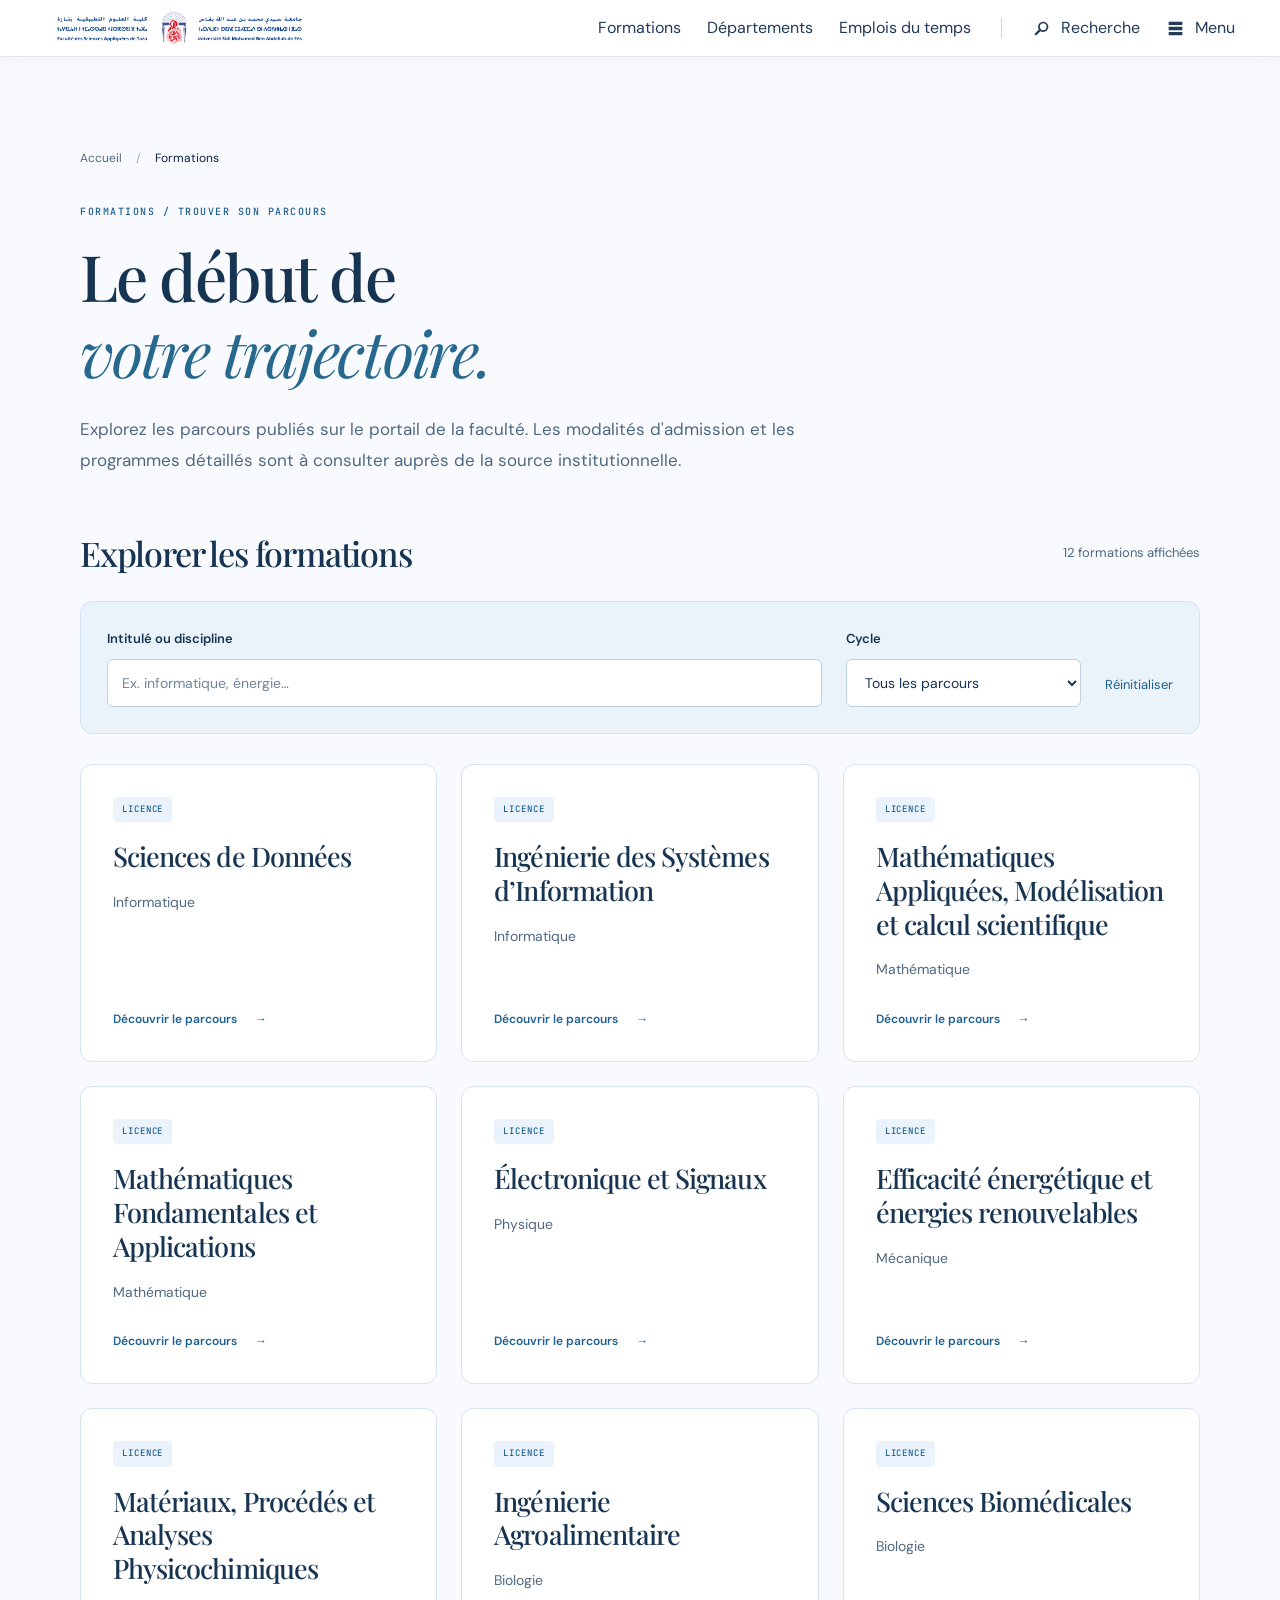
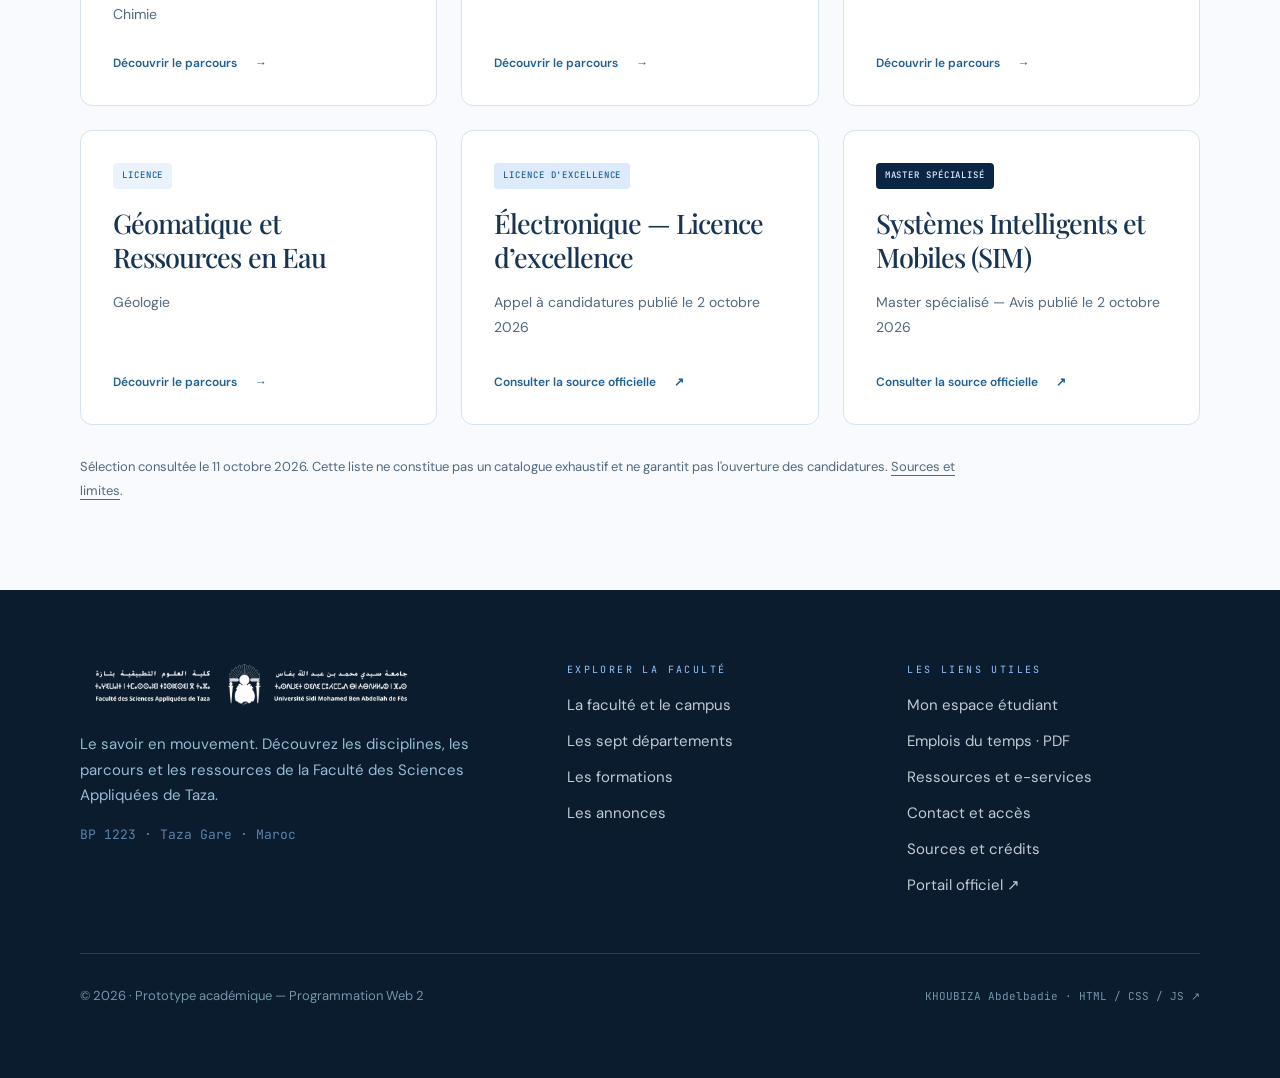
<file: formations.html>
<!doctype html>
<html lang="fr" class="no-js">
<head>
  <meta charset="utf-8">
  <meta name="viewport" content="width=device-width, initial-scale=1">
  <meta name="description" content="Prototype académique FSAT pour le TP Programmation Web 2. Design Figma repris en HTML, CSS et JavaScript sans framework.">
  <meta name="robots" content="noindex, nofollow">
  <title>Formations — FSAT Taza | Prototype Web 2</title>
  <link rel="icon" href="assets/favicon.svg" type="image/svg+xml">
  <link rel="stylesheet" href="assets/fonts.css">
  <link rel="stylesheet" href="assets/styles.css">
  <link rel="stylesheet" href="assets/pages.css">
  <link rel="stylesheet" href="assets/etudiants.css">
  <script src="assets/app.js" defer></script>
</head>
<body class="inner-page">
  <a class="skip-link" href="#contenu">
   Aller au contenu
  </a>
  <div class="site-shell">
   <header class="global-header is-compressed" id="global-header">
    <div class="header-inner">
     <a aria-label="Faculté des Sciences Appliquées de Taza - USMBA" class="brand" href="index.html">
      <img alt="FSAT - USMBA" class="brand-logo" src="assets/logo-fsat.png"/>
     </a>
     <nav class="primary-nav">
      <a class="primary-link" href="formations.html" aria-current="page">
       Formations
      </a>
      <a class="primary-link" href="faculte.html#departements">
       Départements
      </a>
      <a class="primary-link" href="emplois-du-temps.html">
       Emplois du temps
      </a>
      <span aria-hidden="true" class="nav-divider">
      </span>
      <button aria-controls="search-panel" aria-expanded="false" aria-label="Recherche" class="header-action" id="search-toggle" type="button">
       <span class="action-icon">
        <svg class="icon" fill="currentColor" viewbox="0 0 25 25">
         <path d="M3.939 21.06C3.356 20.477 3.356 19.519 3.939 18.935L9.043 13.853C8.376 12.811 8.001 11.562 8.001 10.25C8.001 6.521 11.022 3.501 14.749 3.501C18.478 3.501 21.498 6.521 21.498 10.25C21.498 13.978 18.477 16.998 14.749 16.998C13.437 16.998 12.187 16.623 11.146 15.956L6.064 21.06C5.48 21.644 4.522 21.644 3.939 21.06ZM14.749 14.749C17.228 14.749 19.248 12.729 19.248 10.25C19.248 7.771 17.227 5.751 14.749 5.751C12.271 5.751 10.251 7.772 10.251 10.25C10.251 12.728 12.27 14.749 14.749 14.749Z">
         </path>
        </svg>
       </span>
       Recherche
      </button>
      <button aria-controls="mega-menu" aria-expanded="false" aria-label="Menu" class="header-action" id="menu-toggle" type="button">
       <span class="action-icon">
        <svg class="icon" fill="currentColor" viewbox="0 0 25 25">
         <path d="M21.498 7.626C21.498 7.834 21.332 8.001 21.123 8.001H3.877C3.668 8.001 3.502 7.834 3.502 7.626V3.877C3.502 3.669 3.668 3.502 3.877 3.502H21.122C21.331 3.502 21.497 3.669 21.497 3.877L21.498 7.626ZM21.498 14.375C21.498 14.583 21.332 14.75 21.123 14.75H3.877C3.668 14.75 3.502 14.583 3.502 14.375V10.625C3.502 10.417 3.668 10.25 3.877 10.25H21.122C21.331 10.25 21.497 10.417 21.497 10.625L21.498 14.375ZM21.498 21.123C21.498 21.331 21.332 21.498 21.123 21.498H3.877C3.668 21.498 3.502 21.331 3.502 21.123V17.374C3.502 17.166 3.668 16.999 3.877 16.999H21.122C21.331 16.999 21.497 17.166 21.497 17.374L21.498 21.123Z">
         </path>
        </svg>
       </span>
       Menu
      </button>
     </nav>
    </div>
    <div class="search-panel" hidden="" id="search-panel">
     <form class="search-form" role="search">
      <span class="search-symbol">
       <svg class="icon" fill="currentColor" viewbox="0 0 25 25">
        <path d="M3.939 21.06C3.356 20.477 3.356 19.519 3.939 18.935L9.043 13.853C8.376 12.811 8.001 11.562 8.001 10.25C8.001 6.521 11.022 3.501 14.749 3.501C18.478 3.501 21.498 6.521 21.498 10.25C21.498 13.978 18.477 16.998 14.749 16.998C13.437 16.998 12.187 16.623 11.146 15.956L6.064 21.06C5.48 21.644 4.522 21.644 3.939 21.06ZM14.749 14.749C17.228 14.749 19.248 12.729 19.248 10.25C19.248 7.771 17.227 5.751 14.749 5.751C12.271 5.751 10.251 7.772 10.251 10.25C10.251 12.728 12.27 14.749 14.749 14.749Z">
        </path>
       </svg>
      </span>
      <input aria-controls="search-results" aria-label="Rechercher sur le portail de la FSAT" autocomplete="off" class="search-input" id="site-search" placeholder="Rechercher sur le portail de la FSAT (formations, départements, avis)…" type="search"/>
      <button class="search-close" id="search-close" type="button">
       Fermer
      </button>
     </form>
     <div aria-live="polite" class="search-results" hidden="" id="search-results">
     </div>
    </div>
   </header>
   <div aria-hidden="true" aria-label="Navigation du portail FSAT" aria-modal="true" class="mega-menu" hidden="" id="mega-menu" role="dialog">
    <div class="menu-left">
     <div aria-hidden="true" class="menu-watermark">
      <div class="watermark-layout">
       <div class="watermark-left">
        <div class="watermark-left-box">
         <div class="watermark-left-align">
          <div class="watermark-left-flip">
           <div class="watermark-left-canvas">
            <div class="watermark-left-position">
             <div class="watermark-left-clip">
              <div class="watermark-left-vector">
               <svg class="watermark-svg" fill="none" height="499.98" preserveaspectratio="none" viewbox="0 0 213.991 499.98" width="213.991">
                <path d="M73.3944 43.9831C51.8937 44.3129 34.3095 25.8983 27.8203 6.93033C27.2939 5.39186 25.2399 1.24588 26.6062 0C26.8688 0.0603036 27.1294 0.129337 27.3876 0.20698C29.0815 0.731191 30.9103 1.85934 32.5718 2.38343C50.1961 7.94297 73.069 17.0356 75.0573 38.3539C75.2003 39.8881 74.9607 40.713 74.4974 42.1809C76.8172 44.3584 79.1658 46.3023 81.4638 48.5016C88.1142 54.8672 94.4549 61.5474 100.466 68.5199C104.225 72.8413 107.691 77.4094 111.243 81.9007C111.672 82.4425 112.097 82.9792 112.575 83.479L112.93 83.2653C113.665 78.6385 107.948 74.1747 105.309 70.4453C93.0439 53.1091 88.8891 30.0732 91.207 9.21338C91.363 7.80562 91.591 3.83665 93.2279 3.66868C95.0189 4.25211 97.7567 7.3857 99.1537 8.78354C112.531 22.1717 131.236 62.144 114.019 78.2559C114.2 82.6687 114.673 86.5935 117.302 90.2656C127.024 103.85 135.068 118.131 142.334 133.144C143.051 135.044 143.66 136.771 144.723 138.511L144.682 134.533C144.69 133.134 143.053 130.64 142.337 129.251C141.009 126.699 139.783 124.095 138.663 121.444C131.723 105.282 131.241 82.0564 136.372 65.3043C138.038 59.8651 140.325 56.7099 141.945 52.2438C153.881 66.6011 164.682 111.836 151.615 129.395C150.294 131.172 148.302 133.015 146.884 134.797C146.988 137.477 146.883 140.992 147.156 143.562C147.675 145.958 148.751 148.751 149.732 150.982C153.941 160.544 156.435 170.508 159.346 180.488C161.044 186.308 161.942 191.706 162.993 197.647C164.534 191.874 163.233 188.375 161.916 182.639C156.509 159.079 160.053 133.817 175.94 114.925C176.92 113.759 177.716 112.767 178.819 111.699C186.053 126.709 186.407 160.219 180.92 176.256C178.315 183.872 173.861 189.726 166.569 193.38C166.282 196.591 165.511 199.727 163.965 202.565C165.252 209.458 166.26 215.518 166.948 222.505C168.212 235.354 168.708 247.681 168.917 260.578C170.603 257.527 170.799 256.674 170.655 253.15C170.52 249.864 170.362 246.436 170.431 243.15C170.837 224.133 178.212 205.928 191.159 191.993C193.163 189.84 201.259 181.497 203.829 182C205.409 183.811 205.209 194.22 204.974 196.867C203.161 217.294 196.447 253.876 172.406 258.383C171.357 260.737 169.435 264.365 169.085 266.778C168.405 271.46 168.943 276.492 168.541 281.221C167.509 293.337 166.426 305.254 163.674 317.126C163.449 318.097 161.843 324.965 161.843 325.596L162.086 325.818C163.117 325.014 164.244 320.427 164.506 319.033C169.184 294.159 186.817 271.907 210.849 263.365C211.566 263.11 213.179 262.878 213.991 262.78C213.92 265.135 213.991 268.873 213.518 271.076C209.5 289.836 188.944 331.647 165.377 325.488C160.964 329.077 158.799 336.288 157.181 341.502C156.056 345.184 154.812 348.832 153.45 352.434C147.681 367.692 142.271 379.047 134.522 393.151L134.594 393.533C136.895 393.826 142.258 382.106 143.695 379.834C152.977 365.166 166.856 354.534 184.009 351.013C189.19 349.913 195.466 350.299 200.568 349.832C198.995 363.902 184.247 380.338 173.529 388.845C164.149 396.291 149.162 401.031 138.151 394.183C136.629 395.159 132.074 397.939 131.09 399.168C128.037 402.992 125.296 408.154 122.432 412.139C115.618 421.618 108.145 430.813 99.9066 439.084C98.0417 440.957 96.8238 442.485 94.7279 444.194C95.2588 444.116 97.0758 443.859 97.3987 443.602C101.573 440.267 104.757 436.07 109.054 432.625C121.925 422.31 137.686 420.505 153.57 422.586C158.409 423.219 166.649 426.06 171.056 428.009C166.242 438.458 150.476 446.937 140.154 451.145C127.965 456.116 106.917 458.837 98.3017 446.182C96.6718 446.553 92.104 447.099 91.23 447.676C87.4552 450.172 83.8535 453.818 80.1528 456.605C68.7473 465.191 56.2546 473.276 42.8415 478.284C44.6552 478.401 46.026 478.597 47.7397 477.856C53.7041 475.281 59.9332 471.567 66.3097 470.047C82.7161 466.137 100.777 471.418 114.34 480.932C116.713 482.604 119.773 484.69 121.645 486.812C121.785 486.971 121.919 487.137 122.046 487.306C115.317 494.212 104.079 496.907 94.7799 498.779C92.318 499.276 88.4411 499.002 86.0442 499.98H80.066C77.3695 499.031 74.992 499.227 72.2319 498.819C69.7615 498.452 66.9482 497.645 64.5862 496.853C56.0199 493.98 50.6347 489.794 46.6467 481.656C45.1116 481.162 40.8742 480.049 39.3001 480.338C34.9598 481.13 28.3721 484.035 24.2079 485.262C21.0426 486.196 2.23209 490.503 0.339774 490.058C-0.215602 489.207 0.00598846 487.726 0.324575 486.837C0.983646 484.995 5.62924 484.484 7.19707 484.108C10.1973 483.384 13.1679 482.917 16.1004 482.181C23.08 480.431 29.8929 478.125 36.6146 475.577C38.6432 474.809 40.6576 474.215 42.5919 473.208C42.9794 470.746 44.313 468.396 44.4264 465.932C44.5273 463.736 44.1636 461.106 44.0998 458.903C44.0866 455.116 43.8815 449.546 44.72 445.876C48.0221 431.425 54.9863 418.371 66.5104 408.88C70.0263 405.983 73.8773 404.098 77.6196 401.608C78.231 401.2 78.4119 401.159 79.0846 401.278L79.2844 401.697C79.0927 403.682 78.6809 405.621 78.3019 407.611C74.8869 425.503 74.7431 446.886 60.8455 460.49C56.2489 464.99 52.6037 467.567 46.081 467.714C45.8157 469.115 45.2177 471.159 44.8454 472.587C50.2494 469.144 57.555 466.274 62.9001 462.775C69.9796 458.14 90.653 444.456 94.6939 437.657C94.7679 428.351 93.4649 425.635 91.034 416.867C89.9101 412.815 90.0601 404.093 90.1781 399.677C90.626 382.937 98.4977 362.866 110.688 351.297C111.138 354.862 111.19 358.805 111.683 362.444C112.902 371.448 114.046 379.866 114.364 389.004C114.837 402.604 114.067 414.366 104.618 425.168C103.645 426.17 102.309 427.61 101.145 428.363C97.1858 430.921 96.6468 430.747 96.9228 435.689L97.2168 435.884C97.7687 435.65 99.8536 433.043 100.549 432.317C110.104 422.256 118.647 411.276 126.052 399.54C128.348 395.921 130.524 392.569 132.366 388.674C131.715 385.768 131.97 383.079 131.065 380.431C130.04 377.531 127.55 375.25 126.114 372.631C114.337 351.15 114.43 320.987 126.108 299.457C127.199 303.303 128.905 305.949 130.201 309.445C136.283 325.845 145.646 344.685 142.041 362.558C141.305 366.406 139.997 372.189 137.474 375.294C133.262 380.48 133.909 379.837 133.971 386.433C134.431 385.362 134.943 384.294 135.5 383.269C139.838 375.294 143.351 366.976 146.747 358.556C149.875 350.654 152.596 342.593 154.897 334.41C155.968 330.569 156.806 326.694 157.888 322.808C155.859 319.075 155.231 314.913 151.61 312.337C135.383 300.792 127.197 277.922 126.363 258.63C126.231 255.573 126.299 241.812 128.132 239.903L128.478 239.983C130.02 241.36 135.714 249.27 137.253 251.221C147.95 264.783 159.447 279.573 160.538 297.491C160.867 302.887 159.821 309.188 156.112 313.397C156.664 315.243 158.063 318.019 158.841 320.173C159.137 316.422 160.094 313.495 160.687 309.958C161.377 305.843 162.089 301.609 162.731 297.491C164.821 283.47 165.768 269.301 165.564 255.128C161.413 249.759 161.091 247.73 154.072 245.4C150.189 244.111 145.043 240.143 142.156 237.221C127.688 222.574 120.557 202.666 120.873 182.204C121.522 183.092 122.198 183.968 123.043 184.645C137.967 196.599 155.398 207.479 161.26 226.912C163.005 232.694 164.052 241.078 161.651 247.013C162.321 247.874 164.244 250.615 165.209 250.495C167.502 246.908 160.178 191.372 156.105 184.892C155.707 184.258 151.844 181.252 150.844 180.471C143.042 180.105 140.52 180.461 133.113 176.882C116.314 168.766 106.409 153.326 100.501 136.194C100.07 134.944 99.7656 134.19 100.336 133.026C102.911 133.642 107.448 135.833 110.196 136.802C129.66 143.667 154.104 154.06 151.778 179.193C153.175 180.018 154.682 181.031 156.06 181.915C154.957 176.471 152.864 170.354 151.191 165.035C148.041 155.016 144.394 145.568 140.285 135.904C138.645 132.048 136.53 128.312 134.967 124.359C132.693 123.653 130.165 122.624 127.896 121.786C117.762 124.453 115.274 125.301 104.733 122.097C90.65 117.817 78.6953 106.269 71.9364 93.3917C74.7734 93.9268 77.5836 94.0263 80.4606 94.1732C97.1968 95.0287 118.991 95.2684 126.832 113.332C127.57 115.03 128.235 119.005 128.868 120.013C129.733 120.614 132.441 122.221 133.355 121.512C133.352 121.462 133.358 121.211 133.339 121.173C127.073 108.881 119.768 96.6727 111.753 85.4649C109.564 82.4051 107.768 79.4132 105.745 77.8774C103.276 77.5277 101.887 77.3683 99.4067 76.7915C99.2707 76.8864 99.1347 76.9805 98.9977 77.0737C91.715 82.0239 83.3251 82.9907 74.7815 81.9816C62.1525 80.4905 49.2033 71.9308 42.2067 61.4799C44.2421 61.0558 46.3954 61.0226 48.5005 60.5463C64.7311 56.8737 85.7873 53.943 97.0328 69.433C98.0217 70.7961 98.9257 73.7149 99.9126 75.4046C101.462 75.5701 103.001 75.8327 104.538 76.0772C102.923 73.1323 98.4147 68.5207 96.0588 65.8278C90.4621 59.4331 80.4669 48.5116 73.3944 43.9831Z" fill="#F5F0E8">
                </path>
                <path d="M141.967 133.186C143.616 133.268 143.466 133.058 144.305 134.574L144.345 138.547C143.287 136.809 142.681 135.084 141.967 133.186Z" fill="#F5F0E8">
                </path>
               </svg>
              </div>
             </div>
            </div>
           </div>
          </div>
         </div>
        </div>
       </div>
       <div class="watermark-letters">
        <div class="watermark-letters-grid">
         <div class="watermark-letters-position">
          <div class="watermark-letters-clip">
           <div class="watermark-letters-vector">
            <svg class="watermark-svg" fill="none" height="242.614" preserveaspectratio="none" viewbox="0 0 496.083 242.614" width="496.083">
             <path d="M53.0484 17.0646C37.4678 17.0646 26.0915 20.7742 18.9193 28.1937C11.9946 35.613 7.17206 48.8444 4.45162 67.8874C4.45162 68.3821 3.70969 68.6293 2.22582 68.6293C0.741949 68.6293 0 68.3821 0 67.8874C0.494624 64.9196 0.989264 60.5917 1.48388 54.9034C2.22583 49.2152 2.8441 43.1561 3.33872 36.726C3.83335 30.0485 4.20431 23.7421 4.45162 17.8065C4.94624 11.6237 5.19355 6.55378 5.19355 2.59677C5.19355 1.36021 5.9355 0.741936 7.41937 0.741936C8.90324 0.741936 9.64518 1.36021 9.64518 2.59677C9.64518 5.0699 10.758 6.92475 12.9839 8.16132C15.457 9.15057 18.1775 9.89252 21.1452 10.3872C24.3602 10.6344 27.0806 10.7581 29.3065 10.7581C50.5753 11.5 75.4302 11.871 103.871 11.871C121.43 11.871 135.28 11.7473 145.419 11.5C155.806 11.0054 165.823 10.7581 175.468 10.7581C183.63 10.7581 189.935 10.2635 194.387 9.27424C199.086 8.03768 202.054 5.44088 203.29 1.48387C203.538 0.49462 204.28 0 205.516 0C206.753 0 207.371 0.49462 207.371 1.48387C207.124 5.19357 206.753 10.1399 206.258 16.3226C205.764 22.5055 205.393 29.0593 205.145 35.984C204.898 42.6615 204.651 48.968 204.403 54.9034C204.156 60.5917 204.032 64.9196 204.032 67.8874C204.032 68.3821 203.29 68.6293 201.807 68.6293C200.323 68.6293 199.581 68.3821 199.581 67.8874C199.581 48.8444 196.366 35.613 189.935 28.1937C183.506 20.7742 171.758 17.0646 154.693 17.0646C143.07 17.0646 134.291 17.5592 128.355 18.5485C122.667 19.2904 118.833 21.3925 116.855 24.855C115.124 28.07 114.258 33.6346 114.258 41.5486V212.565C114.258 219.737 115.124 225.178 116.855 228.888C118.586 232.598 122.048 235.071 127.242 236.308C132.683 237.544 140.845 238.162 151.726 238.162C152.22 238.162 152.468 238.904 152.468 240.388C152.468 241.872 152.22 242.614 151.726 242.614C145.295 242.614 138 242.491 129.839 242.243C121.925 241.996 113.269 241.872 103.871 241.872C94.9678 241.872 86.4356 241.996 78.2743 242.243C70.3603 242.491 63.0646 242.614 56.3871 242.614C55.8925 242.614 55.6453 241.872 55.6453 240.388C55.6453 238.904 55.8925 238.162 56.3871 238.162C67.0216 238.162 75.0592 237.544 80.5001 236.308C85.9409 235.071 89.5269 232.598 91.2582 228.888C93.2366 225.178 94.2259 219.737 94.2259 212.565V40.8066C94.2259 32.8926 93.2366 27.3281 91.2582 24.113C89.2796 20.6506 85.3226 18.6721 79.3872 18.1775C73.4517 17.4355 64.6721 17.0646 53.0484 17.0646Z" fill="#F5F0E8">
             </path>
             <path d="M225.405 136.146L228.743 129.468H324.824L327.42 136.146H225.405ZM408.663 238.162C409.652 238.162 410.146 238.904 410.146 240.388C410.146 241.872 409.652 242.614 408.663 242.614C401.738 242.614 394.566 242.367 387.147 241.872C379.974 241.377 373.049 241.13 366.373 241.13C358.706 241.13 352.028 241.377 346.34 241.872C340.899 242.367 334.84 242.614 328.162 242.614C327.173 242.614 326.678 241.872 326.678 240.388C326.678 238.904 327.173 238.162 328.162 238.162C342.012 238.162 350.668 236.307 354.131 232.598C357.84 228.888 357.346 221.839 352.647 211.453L268.808 31.1614L275.856 24.8549L204.259 196.985C198.077 212.071 197.582 222.705 202.775 228.888C207.969 235.071 218.974 238.162 235.792 238.162C237.029 238.162 237.647 238.904 237.647 240.388C237.647 241.872 237.029 242.614 235.792 242.614C228.372 242.614 221.571 242.367 215.388 241.872C209.205 241.377 201.416 241.13 192.018 241.13C183.362 241.13 176.313 241.377 170.872 241.872C165.678 242.367 159.373 242.614 151.953 242.614C150.964 242.614 150.469 241.872 150.469 240.388C150.469 238.904 150.964 238.162 151.953 238.162C158.631 238.162 164.442 236.926 169.388 234.452C174.334 231.979 178.91 227.528 183.114 221.098C187.566 214.668 192.265 205.517 197.211 193.646L274.744 7.04844C275.238 6.30651 275.98 5.93555 276.969 5.93555C278.206 5.93555 278.948 6.30651 279.195 7.04844L365.26 191.791C370.947 204.157 376.017 213.802 380.469 220.727C384.921 227.404 389.372 231.979 393.824 234.452C398.276 236.926 403.222 238.162 408.663 238.162ZM462.325 212.566C462.325 219.738 463.067 225.178 464.551 228.888C466.035 232.598 469.126 235.071 473.825 236.307C478.772 237.544 485.944 238.162 495.341 238.162C495.835 238.162 496.083 238.904 496.083 240.388C496.083 241.872 495.835 242.614 495.341 242.614C489.406 242.614 482.852 242.49 475.68 242.243C468.508 241.996 460.594 241.872 451.938 241.872C443.777 241.872 435.987 241.996 428.567 242.243C421.395 242.49 414.841 242.614 408.905 242.614C408.164 242.614 407.793 241.872 407.793 240.388C407.793 238.904 408.164 238.162 408.905 238.162C418.303 238.162 425.352 237.544 430.051 236.307C434.997 235.071 438.212 232.598 439.696 228.888C441.428 225.178 442.293 219.738 442.293 212.566V40.8067C442.293 33.6346 441.428 28.3174 439.696 24.8549C438.212 21.1453 434.997 18.6722 430.051 17.4356C425.352 15.9517 418.303 15.2097 408.905 15.2097C408.164 15.2097 407.793 14.4679 407.793 12.984C407.793 11.5001 408.164 10.7581 408.905 10.7581C414.841 10.7581 421.395 11.0054 428.567 11.5001C435.987 11.7474 443.777 11.871 451.938 11.871C460.594 11.871 468.508 11.7474 475.68 11.5001C483.1 11.0054 489.654 10.7581 495.341 10.7581C495.835 10.7581 496.083 11.5001 496.083 12.984C496.083 14.4679 495.835 15.2097 495.341 15.2097C485.944 15.2097 478.895 15.9517 474.196 17.4356C469.497 18.9195 466.282 21.5162 464.551 25.2259C463.067 28.9357 462.325 34.3766 462.325 41.5486V212.566Z" fill="#F5F0E8">
             </path>
            </svg>
           </div>
          </div>
         </div>
        </div>
       </div>
       <div class="watermark-right">
        <div class="watermark-right-clip">
         <div class="watermark-right-contents">
          <div class="watermark-right-mask">
           <svg class="watermark-svg" fill="none" height="499.99" preserveaspectratio="none" viewbox="0 0 212.991 499.99" width="212.991">
            <path d="M73.0514 43.984C51.6512 44.3138 34.1492 25.8988 27.6903 6.93047C27.1664 5.39197 25.1219 1.24591 26.4819 0C26.7432 0.0603048 27.0026 0.129339 27.2596 0.206984C28.9456 0.731205 30.7659 1.85937 32.4196 2.38348C49.9616 7.94313 72.7275 17.036 74.7065 38.3546C74.8489 39.8889 74.6104 40.7138 74.1494 42.1818C76.4583 44.3593 78.7959 46.3033 81.0831 48.5025C87.7024 54.8683 94.0131 61.5487 99.9958 68.5212C103.739 72.8427 107.188 77.4109 110.723 81.9024C111.15 82.4441 111.573 82.9808 112.049 83.4806L112.402 83.2669C113.134 78.64 107.444 74.1762 104.818 70.4467C92.6092 53.1101 88.4733 30.0738 90.7802 9.21357C90.9362 7.80577 91.1632 3.83672 92.7921 3.66876C94.5751 4.25219 97.2999 7.38585 98.6899 8.78371C112.005 22.1722 130.623 62.1453 113.486 78.2574C113.666 82.6703 114.137 86.5953 116.753 90.2674C126.431 103.852 134.436 118.134 141.669 133.146C142.382 135.046 142.988 136.773 144.046 138.514L144.006 134.535C144.014 133.136 142.384 130.642 141.672 129.253C140.35 126.701 139.129 124.098 138.015 121.447C131.107 105.284 130.628 82.0581 135.735 65.3056C137.393 59.8663 139.669 56.7111 141.281 52.2449C153.163 66.6025 163.912 111.838 150.908 129.397C149.592 131.174 147.609 133.017 146.198 134.799C146.301 137.479 146.197 140.995 146.468 143.565C146.985 145.961 148.055 148.754 149.033 150.985C153.222 160.547 155.704 170.512 158.602 180.491C160.291 186.311 161.185 191.71 162.231 197.651C163.765 191.878 162.47 188.379 161.159 182.642C155.777 159.082 159.305 133.819 175.118 114.928C176.094 113.762 176.885 112.77 177.983 111.701C185.183 126.711 185.536 160.222 180.075 176.259C177.481 183.875 173.049 189.73 165.791 193.384C165.504 196.595 164.737 199.731 163.199 202.569C164.479 209.462 165.483 215.523 166.167 222.51C167.425 235.358 167.92 247.686 168.128 260.583C169.806 257.532 170.001 256.679 169.857 253.155C169.723 249.869 169.565 246.441 169.635 243.155C170.038 224.138 177.379 205.932 190.265 191.997C192.26 189.844 200.318 181.5 202.876 182.003C204.449 183.814 204.249 194.224 204.016 196.871C202.211 217.299 195.53 253.881 171.601 258.388C170.556 260.742 168.643 264.371 168.294 266.784C167.617 271.466 168.154 276.497 167.753 281.226C166.726 293.343 165.648 305.26 162.909 317.133C162.685 318.104 161.087 324.972 161.087 325.602L161.328 325.824C162.355 325.02 163.477 320.434 163.737 319.04C168.393 294.165 185.944 271.913 209.864 263.371C210.577 263.116 212.183 262.884 212.991 262.786C212.92 265.141 212.99 268.879 212.52 271.082C208.52 289.842 188.061 331.653 164.604 325.494C160.212 329.083 158.057 336.294 156.446 341.509C155.327 345.191 154.088 348.839 152.734 352.441C146.991 367.7 141.606 379.054 133.893 393.159L133.965 393.541C136.255 393.834 141.593 382.113 143.024 379.841C152.263 365.174 166.076 354.541 183.149 351.02C188.306 349.92 194.554 350.306 199.631 349.839C198.065 363.91 183.386 380.345 172.719 388.853C163.382 396.299 148.465 401.039 137.505 394.191C135.99 395.167 131.456 397.947 130.478 399.176C127.439 403 124.71 408.162 121.86 412.147C115.077 421.627 107.64 430.821 99.4399 439.093C97.5829 440.966 96.371 442.494 94.2851 444.203C94.8141 444.125 96.622 443.868 96.944 443.611C101.099 440.276 104.269 436.078 108.544 432.633C121.355 422.319 137.043 420.514 152.853 422.595C157.668 423.228 165.87 426.068 170.256 428.017C165.465 438.467 149.774 446.946 139.499 451.154C127.368 456.125 106.418 458.846 97.8419 446.191C96.22 446.562 91.6742 447.108 90.8032 447.685C87.0464 450.181 83.4615 453.827 79.7782 456.614C68.426 465.201 55.9917 473.286 42.6413 478.293C44.4466 478.41 45.8109 478.606 47.5166 477.865C53.4531 475.29 59.6531 471.577 65.9998 470.057C82.3295 466.147 100.306 471.428 113.805 480.941C116.168 482.613 119.213 484.699 121.077 486.821C121.216 486.98 121.349 487.146 121.476 487.315C114.778 494.222 103.594 496.917 94.3371 498.789C91.8872 499.286 88.0283 499.012 85.6425 499.99H79.6918C77.0079 499.041 74.6415 499.237 71.8945 498.829C69.4356 498.462 66.6354 497.655 64.2843 496.863C55.7582 493.99 50.3981 489.804 46.4287 481.665C44.9008 481.171 40.6832 480.058 39.1165 480.347C34.7964 481.139 28.2395 484.044 24.0948 485.271C20.9443 486.205 2.22169 490.513 0.338169 490.068C-0.214607 489.217 0.00598256 487.736 0.323069 486.846C0.97904 485.004 5.60294 484.493 7.16347 484.117C10.1497 483.393 13.1064 482.926 16.0251 482.19C22.9722 480.44 29.7532 478.134 36.4435 475.586C38.4626 474.818 40.4676 474.224 42.3928 473.218C42.7785 470.756 44.1059 468.406 44.2188 465.942C44.3193 463.746 43.9572 461.115 43.8937 458.912C43.8806 455.125 43.6764 449.555 44.511 445.885C47.7976 431.433 54.7293 418.38 66.1996 408.888C69.6991 405.991 73.532 404.106 77.2568 401.616C77.8654 401.208 78.0455 401.167 78.7152 401.286L78.9139 401.705C78.7232 403.69 78.3132 405.629 77.936 407.619C74.5369 425.511 74.3938 446.895 60.5612 460.499C55.9861 465 52.3579 467.577 45.8656 467.724C45.6016 469.125 45.0064 471.169 44.6358 472.597C50.0146 469.154 57.286 466.284 62.6061 462.785C69.6527 458.149 90.2293 444.465 94.2511 437.665C94.3251 428.359 93.0281 425.643 90.6082 416.876C89.4903 412.824 89.6393 404.101 89.7573 399.685C90.2033 382.944 98.0369 362.874 110.17 351.304C110.618 354.869 110.671 358.812 111.161 362.451C112.374 371.456 113.513 379.873 113.829 389.012C114.3 402.612 113.534 414.375 104.13 425.176C103.162 426.178 101.831 427.618 100.673 428.371C96.732 430.929 96.195 430.755 96.47 435.697L96.763 435.892C97.3119 435.658 99.3869 433.051 100.079 432.325C109.589 422.265 118.092 411.284 125.464 399.548C127.749 395.929 129.915 392.577 131.747 388.682C131.099 385.775 131.354 383.086 130.453 380.438C129.433 377.538 126.954 375.257 125.526 372.639C113.802 351.157 113.895 320.994 125.519 299.463C126.606 303.309 128.303 305.955 129.593 309.451C135.646 325.851 144.966 344.692 141.377 362.566C140.645 366.414 139.342 372.197 136.832 375.301C132.639 380.487 133.283 379.844 133.345 386.44C133.803 385.369 134.312 384.301 134.867 383.276C139.185 375.301 142.68 366.984 146.061 358.563C149.176 350.661 151.884 342.6 154.173 334.416C155.239 330.575 156.073 326.7 157.15 322.815C155.13 319.082 154.505 314.92 150.902 312.343C134.75 300.798 126.604 277.927 125.774 258.635C125.642 255.578 125.71 241.817 127.534 239.908L127.878 239.988C129.413 241.365 135.08 249.275 136.612 251.226C147.258 264.789 158.702 279.578 159.788 297.497C160.115 302.893 159.074 309.194 155.382 313.404C155.931 315.25 157.324 318.026 158.099 320.18C158.393 316.429 159.345 313.502 159.936 309.964C160.623 305.849 161.331 301.615 161.971 297.497C164.051 283.475 164.993 269.307 164.79 255.133C160.658 249.764 160.338 247.735 153.353 245.405C149.488 244.116 144.365 240.148 141.491 237.225C127.092 222.579 119.994 202.67 120.308 182.207C120.954 183.095 121.627 183.971 122.468 184.648C137.322 196.603 154.671 207.483 160.507 226.916C162.243 232.698 163.286 241.083 160.895 247.018C161.563 247.879 163.476 250.62 164.437 250.5C166.719 246.913 159.429 191.376 155.375 184.895C154.979 184.261 151.135 181.255 150.14 180.474C142.373 180.108 139.863 180.464 132.49 176.885C115.77 168.77 105.912 153.329 100.031 136.196C99.6018 134.946 99.2989 134.192 99.8668 133.028C102.43 133.644 106.946 135.835 109.68 136.804C129.055 143.67 153.385 154.063 151.07 179.196C152.46 180.021 153.959 181.034 155.331 181.918C154.233 176.474 152.15 170.358 150.485 165.039C147.349 155.019 143.719 145.571 139.629 135.906C137.997 132.05 135.892 128.314 134.336 124.362C132.073 123.656 129.557 122.627 127.299 121.789C117.211 124.456 114.735 125.303 104.244 122.1C90.2263 117.82 78.3275 106.271 71.6003 93.3935C74.424 93.9287 77.2211 94.0282 80.0846 94.1751C96.743 95.0306 118.434 95.2703 126.241 113.335C126.974 115.033 127.637 119.008 128.267 120.016C129.128 120.617 131.821 122.224 132.732 121.515C132.729 121.465 132.734 121.214 132.715 121.176C126.48 108.883 119.208 96.6747 111.23 85.4666C109.052 82.4067 107.266 79.4148 105.252 77.8789C102.795 77.5292 101.41 77.3699 98.9419 76.7931C98.8069 76.888 98.6709 76.9821 98.5349 77.0753C91.2862 82.0256 82.9357 82.9923 74.432 81.9833C61.862 80.4921 48.9735 71.9323 42.0094 61.4812C44.0354 61.057 46.1786 61.0238 48.2739 60.5475C64.4286 56.8749 85.3865 53.9441 96.579 69.4344C97.5639 70.7975 98.4639 73.7163 99.4459 75.4061C100.988 75.5716 102.519 75.8342 104.051 76.0787C102.442 73.1337 97.9549 68.522 95.61 65.8291C90.0393 59.4343 80.0909 48.5125 73.0514 43.984Z" fill="#F5F0E8">
            </path>
            <path d="M141.25 133.188C142.899 133.27 142.749 133.06 143.588 134.576L143.628 138.549C142.57 136.811 141.964 135.086 141.25 133.188Z" fill="#F5F0E8">
            </path>
           </svg>
          </div>
         </div>
        </div>
       </div>
      </div>
     </div>
<nav class="menu-nav" aria-label="Toutes les rubriques">
<a class="menu-link" href="formations.html"><span class="menu-link-title">Formations<span class="menu-link-rule"></span></span><span aria-hidden="true" class="menu-link-arrow">↗</span></a>
<a class="menu-link" href="faculte.html"><span class="menu-link-title">La faculté<span class="menu-link-rule"></span></span><span aria-hidden="true" class="menu-link-arrow">↗</span></a>
<a class="menu-link" href="faculte.html#departements"><span class="menu-link-title">Départements<span class="menu-link-rule"></span></span><span aria-hidden="true" class="menu-link-arrow">↗</span></a>
<a class="menu-link" href="emplois-du-temps.html"><span class="menu-link-title">Emplois du temps<span class="menu-link-rule"></span></span><span aria-hidden="true" class="menu-link-arrow">↗</span></a>
<a class="menu-link" href="services.html"><span class="menu-link-title">Mon espace étudiant<span class="menu-link-rule"></span></span><span aria-hidden="true" class="menu-link-arrow">↗</span></a>
<a class="menu-link" href="ressources.html"><span class="menu-link-title">Ressources &amp; e-services<span class="menu-link-rule"></span></span><span aria-hidden="true" class="menu-link-arrow">↗</span></a>
<a class="menu-link" href="index.html#actualites"><span class="menu-link-title">Actualités<span class="menu-link-rule"></span></span><span aria-hidden="true" class="menu-link-arrow">↗</span></a>
<a class="menu-link" href="contact.html"><span class="menu-link-title">Contact<span class="menu-link-rule"></span></span><span aria-hidden="true" class="menu-link-arrow">↗</span></a>
<a class="menu-link" href="sources.html"><span class="menu-link-title">Sources &amp; crédits<span class="menu-link-rule"></span></span><span aria-hidden="true" class="menu-link-arrow">↗</span></a>
</nav>

    </div>
    <div class="menu-right">
     <img alt="Bibliothèque universitaire" class="menu-photo" src="assets/menu-image.png"/>
     <div class="menu-image-overlay">
     </div>
     <div class="menu-teaser">
      <h2 class="menu-teaser-title">
       Excellence Académique &amp; Recherche
      </h2>
      <p class="menu-teaser-description">
       Parcours, responsables pédagogiques, emplois du temps et ressources : les repères utiles pour vivre et étudier à la FSAT.
      </p>
      <div class="menu-cta-wrap">
       <a class="menu-cta" href="faculte.html#departements">
        <span class="menu-cta-label">
         Découvrir la Faculté des Sciences Appliquées
        </span>
        <span>
         →
        </span>
       </a>
      </div>
     </div>
    </div>
   </div>
   <main class="portal-content" id="contenu" tabindex="-1"><section class="page-intro wrap"><nav aria-label="Fil d’Ariane" class="breadcrumbs"><a href="index.html">Accueil</a><span aria-hidden="true">/</span><span aria-current="page">Formations</span></nav><p class="eyebrow">FORMATIONS / TROUVER SON PARCOURS</p><h1>Le début de<br/><em>votre trajectoire.</em></h1><p class="lead">Explorez les parcours publiés sur le portail de la faculté. Les modalités d'admission et les programmes détaillés sont à consulter auprès de la source institutionnelle.</p></section><section aria-labelledby="catalogue-title" class="wrap section section-tight"><div class="catalogue-head"><h2 id="catalogue-title">Explorer les formations</h2><p id="filter-status" role="status">12 formations affichées</p></div><form aria-label="Filtrer les formations" class="filters js-only" id="filter-form" role="search"><div><label for="formation-query">Intitulé ou discipline</label><input id="formation-query" maxlength="100" placeholder="Ex. informatique, énergie…" type="search"/></div><div><label for="formation-cycle">Cycle</label><select id="formation-cycle"><option value="all">Tous les parcours</option><option value="licence">Licence</option><option value="excellence">Licence d'excellence</option><option value="master">Master spécialisé</option></select></div><button class="text-button" type="reset">Réinitialiser</button></form><div class="formation-grid"><article class="formation-card" data-cycle="licence" data-search="Sciences de Données Informatique" id="sciences-donnees"><p class="eyebrow">LICENCE</p><h3>Sciences de Données</h3><p>Informatique</p><a class="text-link" href="departement-informatique.html#programme-sciences-donnees">Découvrir le parcours <span aria-hidden="true">→</span></a></article><article class="formation-card" data-cycle="licence" data-search="Ingénierie des Systèmes d’Information Informatique" id="isi"><p class="eyebrow">LICENCE</p><h3>Ingénierie des Systèmes d’Information</h3><p>Informatique</p><a class="text-link" href="departement-informatique.html#programme-isi">Découvrir le parcours <span aria-hidden="true">→</span></a></article><article class="formation-card" data-cycle="licence" data-search="Mathématiques Appliquées, Modélisation et calcul scientifique Mathématique" id="math-appliquees"><p class="eyebrow">LICENCE</p><h3>Mathématiques Appliquées, Modélisation et calcul scientifique</h3><p>Mathématique</p><a class="text-link" href="departement-mathematique.html#programme-math-appliquees">Découvrir le parcours <span aria-hidden="true">→</span></a></article><article class="formation-card" data-cycle="licence" data-search="Mathématiques Fondamentales et Applications Mathématique" id="math-fondamentales"><p class="eyebrow">LICENCE</p><h3>Mathématiques Fondamentales et Applications</h3><p>Mathématique</p><a class="text-link" href="departement-mathematique.html#programme-math-fondamentales">Découvrir le parcours <span aria-hidden="true">→</span></a></article><article class="formation-card" data-cycle="licence" data-search="Électronique et Signaux Physique" id="electronique-signaux"><p class="eyebrow">LICENCE</p><h3>Électronique et Signaux</h3><p>Physique</p><a class="text-link" href="departement-physique.html#programme-electronique-signaux">Découvrir le parcours <span aria-hidden="true">→</span></a></article><article class="formation-card" data-cycle="licence" data-search="Efficacité énergétique et énergies renouvelables Mécanique" id="energies"><p class="eyebrow">LICENCE</p><h3>Efficacité énergétique et énergies renouvelables</h3><p>Mécanique</p><a class="text-link" href="departement-mecanique-energetique.html#programme-energies">Découvrir le parcours <span aria-hidden="true">→</span></a></article><article class="formation-card" data-cycle="licence" data-search="Matériaux, Procédés et Analyses Physicochimiques Chimie" id="materiaux"><p class="eyebrow">LICENCE</p><h3>Matériaux, Procédés et Analyses Physicochimiques</h3><p>Chimie</p><a class="text-link" href="departement-chimie.html#programme-materiaux">Découvrir le parcours <span aria-hidden="true">→</span></a></article><article class="formation-card" data-cycle="licence" data-search="Ingénierie Agroalimentaire Biologie" id="agroalimentaire"><p class="eyebrow">LICENCE</p><h3>Ingénierie Agroalimentaire</h3><p>Biologie</p><a class="text-link" href="departement-biologie.html#programme-agroalimentaire">Découvrir le parcours <span aria-hidden="true">→</span></a></article><article class="formation-card" data-cycle="licence" data-search="Sciences Biomédicales Biologie" id="biomedicales"><p class="eyebrow">LICENCE</p><h3>Sciences Biomédicales</h3><p>Biologie</p><a class="text-link" href="departement-biologie.html#programme-biomedicales">Découvrir le parcours <span aria-hidden="true">→</span></a></article><article class="formation-card" data-cycle="licence" data-search="Géomatique et Ressources en Eau Géologie" id="geomatique"><p class="eyebrow">LICENCE</p><h3>Géomatique et Ressources en Eau</h3><p>Géologie</p><a class="text-link" href="departement-geologie.html#programme-geomatique">Découvrir le parcours <span aria-hidden="true">→</span></a></article><article class="formation-card" data-cycle="excellence" data-search="Électronique — Licence d’excellence Appel à candidatures publié le 2 octobre 2026" id="excellence"><p class="eyebrow">LICENCE D'EXCELLENCE</p><h3>Électronique — Licence d’excellence</h3><p>Appel à candidatures publié le 2 octobre 2026</p><a class="text-link" href="https://fsat.usmba.ac.ma/2026/10/02/licence-dexcellence-electronique/">Consulter la source officielle <span aria-hidden="true">↗</span></a></article><article class="formation-card" data-cycle="master" data-search="Systèmes Intelligents et Mobiles (SIM) Master spécialisé — Avis publié le 2 octobre 2026" id="sim"><p class="eyebrow">MASTER SPÉCIALISÉ</p><h3>Systèmes Intelligents et Mobiles (SIM)</h3><p>Master spécialisé — Avis publié le 2 octobre 2026</p><a class="text-link" href="https://fsat.usmba.ac.ma/2026/10/02/concours-dacces-au-cycle-master-specialise-systemes-intelligents-et-mobiles-sim/">Consulter la source officielle <span aria-hidden="true">↗</span></a></article></div><div class="empty-state" hidden="" id="filter-empty"><h3>Aucun parcours ne correspond.</h3><p>Essayez un autre mot ou choisissez « Tous les parcours ».</p><button class="button" id="clear-filters" type="button">Afficher toutes les formations</button></div><p class="source-note">Sélection consultée le 11 octobre 2026. Cette liste ne constitue pas un catalogue exhaustif et ne garantit pas l'ouverture des candidatures. <a href="sources.html#formations">Sources et limites</a>.</p></section></main>
   <footer class="footer" id="contact">
    <div class="footer-inner">
     <div class="footer-grid">
      <div class="footer-identity">
       <a class="footer-brand" href="index.html" aria-label="Retour à l’accueil"><img class="footer-logo" src="assets/logo-fsat.png" alt="FSAT — Université Sidi Mohamed Ben Abdellah"></a>
       <p class="footer-description">Le savoir en mouvement. Découvrez les disciplines, les parcours et les ressources de la Faculté des Sciences Appliquées de Taza.</p>
       <p class="footer-address">BP 1223 · Taza Gare · Maroc</p>
      </div>
      <div>
       <h2 class="footer-heading">Explorer la faculté</h2>
       <ul class="footer-links">
        <li><a class="footer-link" href="faculte.html">La faculté et le campus</a></li>
        <li><a class="footer-link" href="faculte.html#departements">Les sept départements</a></li>
        <li><a class="footer-link" href="formations.html">Les formations</a></li>
        <li><a class="footer-link" href="index.html#actualites">Les annonces</a></li>
       </ul>
      </div>
      <div>
       <h2 class="footer-heading">Les liens utiles</h2>
       <ul class="footer-links">
        <li><a class="footer-link" href="services.html">Mon espace étudiant</a></li>
        <li><a class="footer-link" href="emplois-du-temps.html">Emplois du temps · PDF</a></li>
        <li><a class="footer-link" href="ressources.html">Ressources et e-services</a></li>
        <li><a class="footer-link" href="contact.html">Contact et accès</a></li>
        <li><a class="footer-link" href="sources.html">Sources et crédits</a></li>
        <li><a class="footer-link" href="https://fsat.usmba.ac.ma/" rel="noopener noreferrer">Portail officiel ↗</a></li>
       </ul>
      </div>
     </div>
     <div class="footer-bottom">
      <p>© 2026 · Prototype académique — Programmation Web 2</p>
      <a class="footer-signature" href="https://github.com/Badie005/fsat-web2-html-css-js">KHOUBIZA Abdelbadie · HTML / CSS / JS ↗</a>
     </div>
    </div>
   </footer>
  </div>
 </body>
</html>
</file>
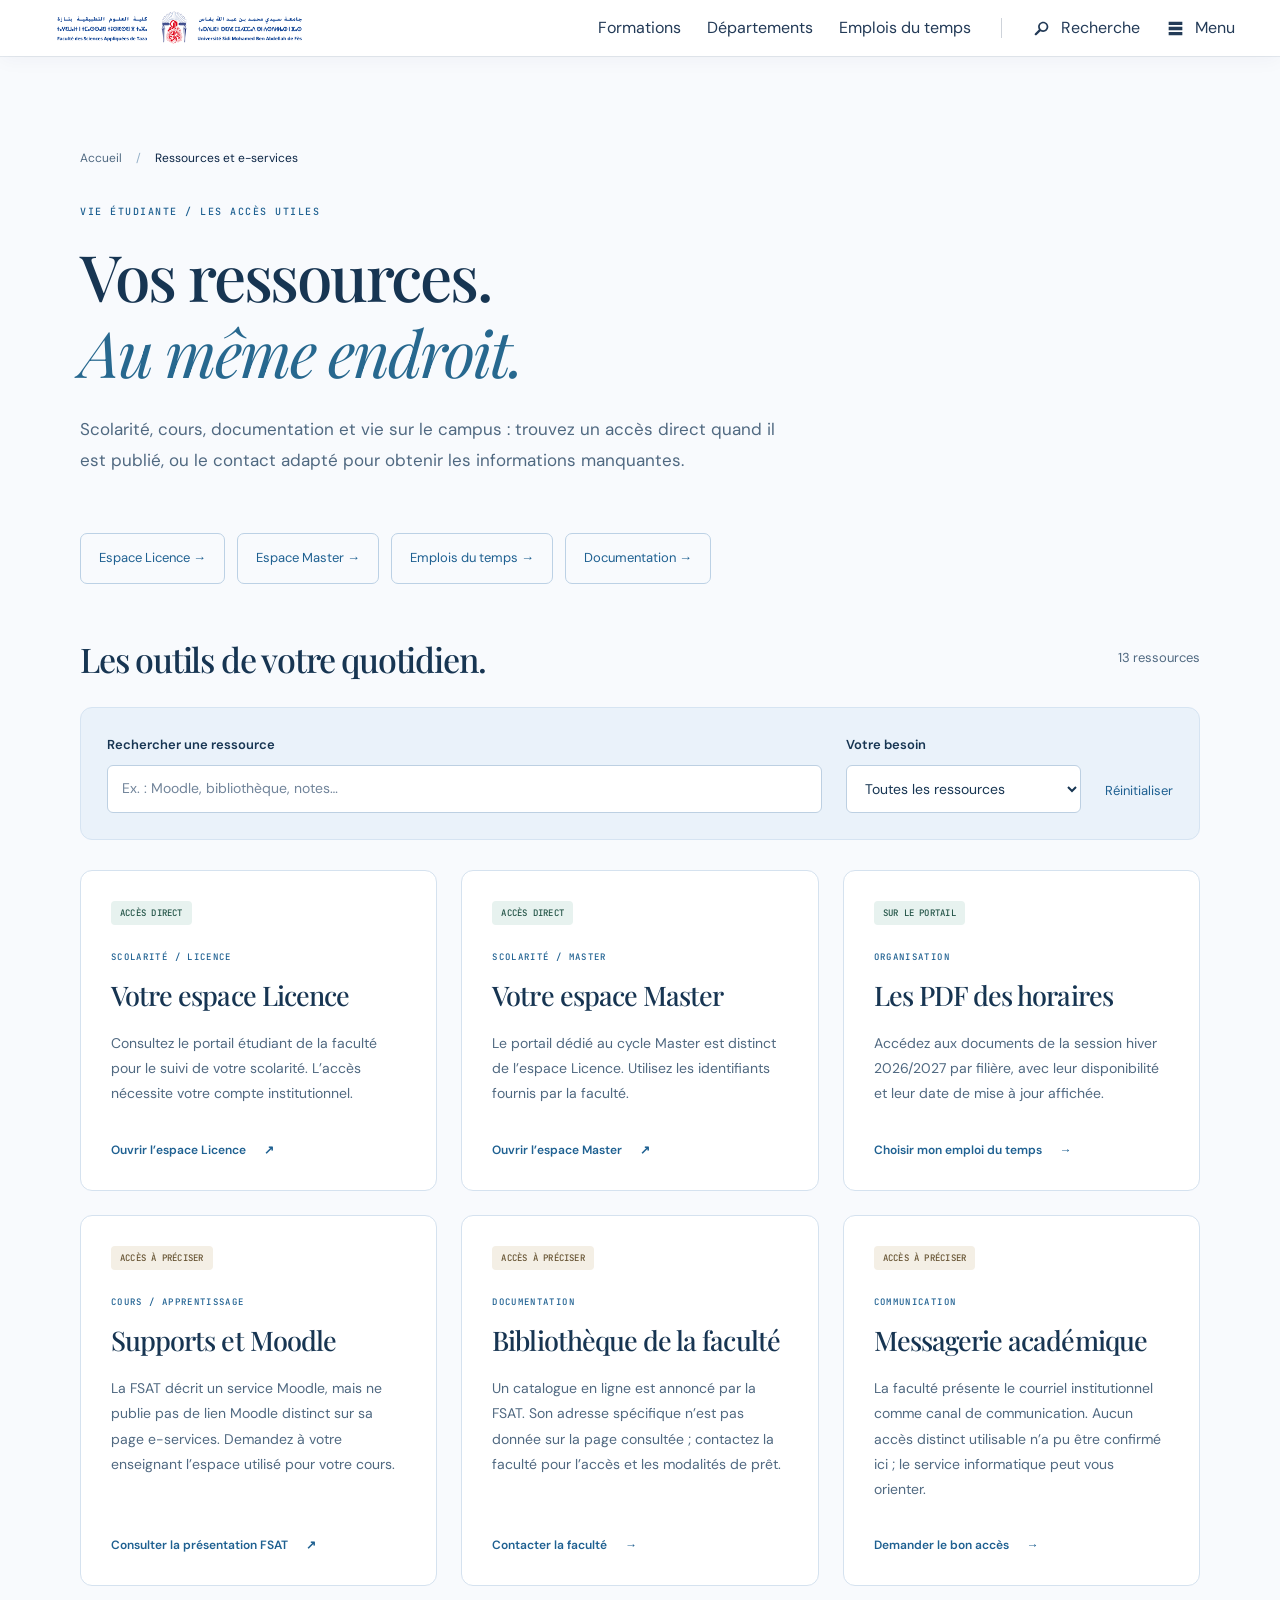
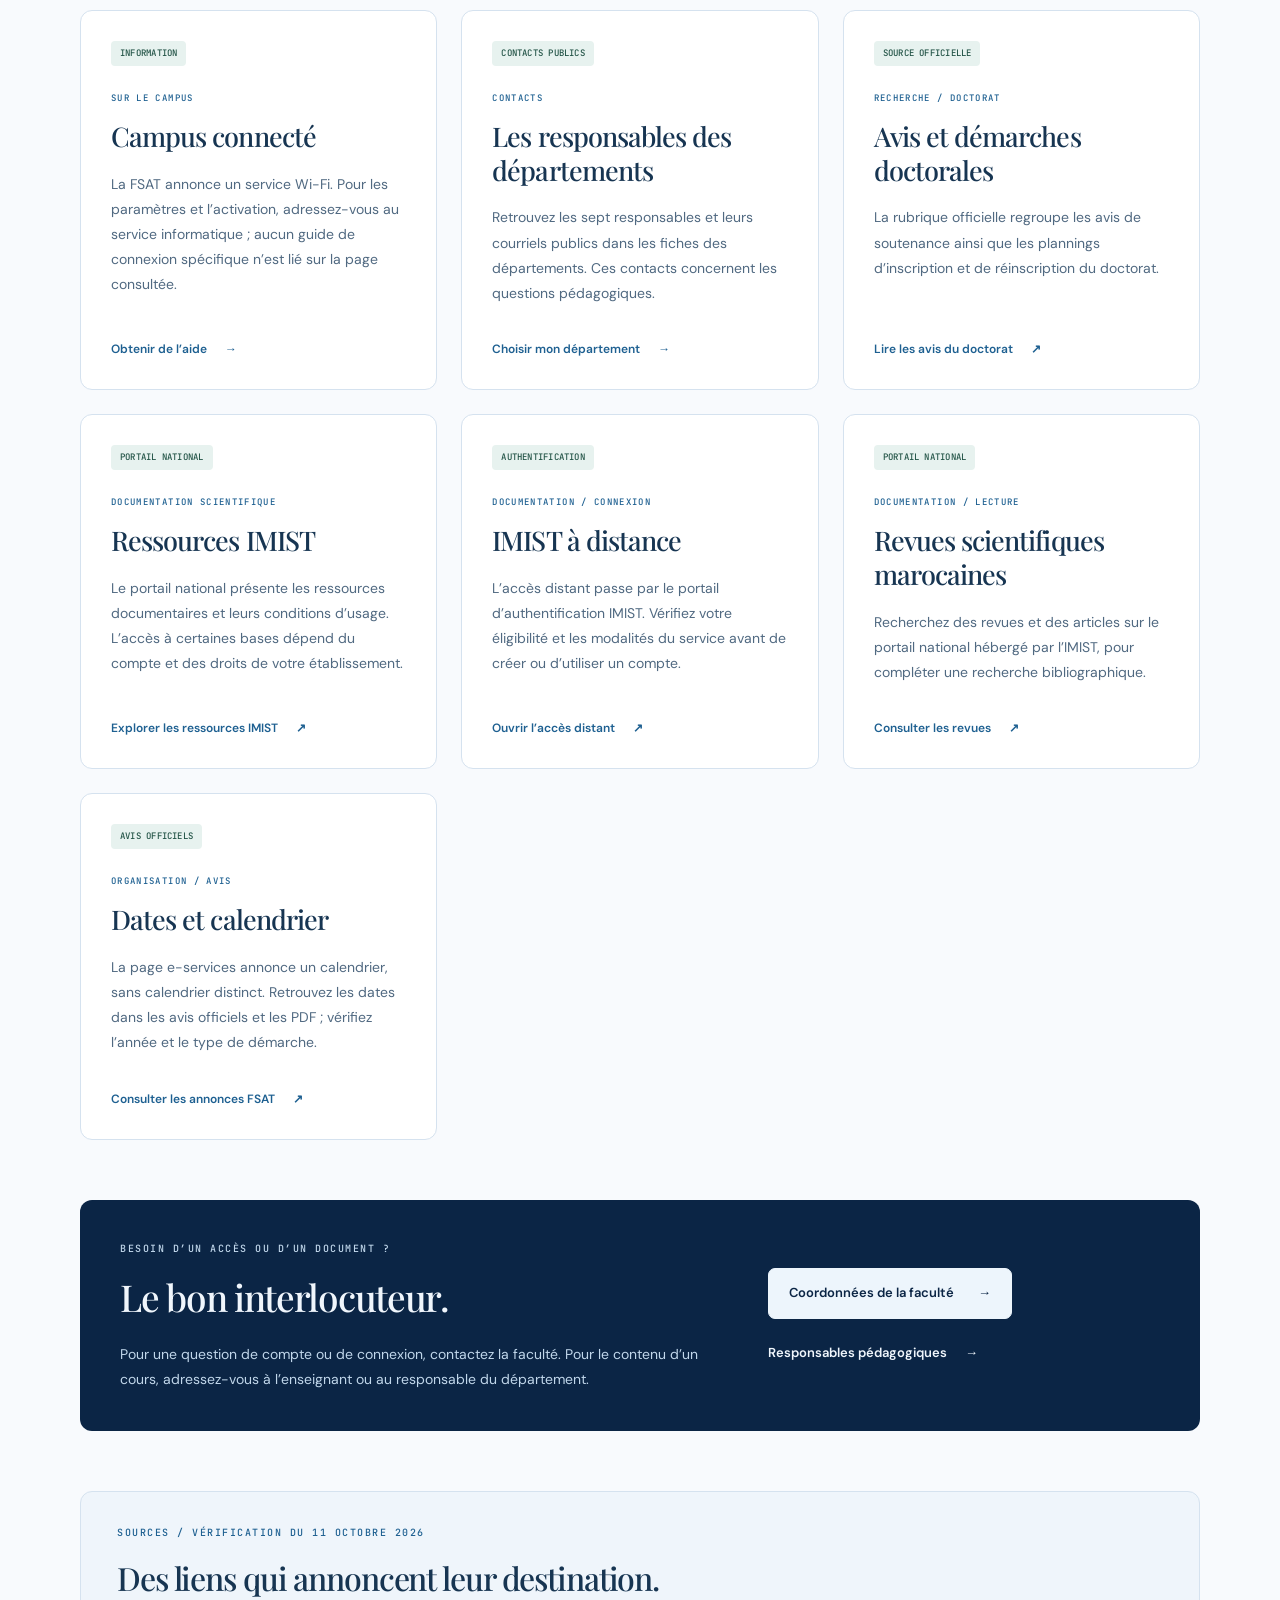
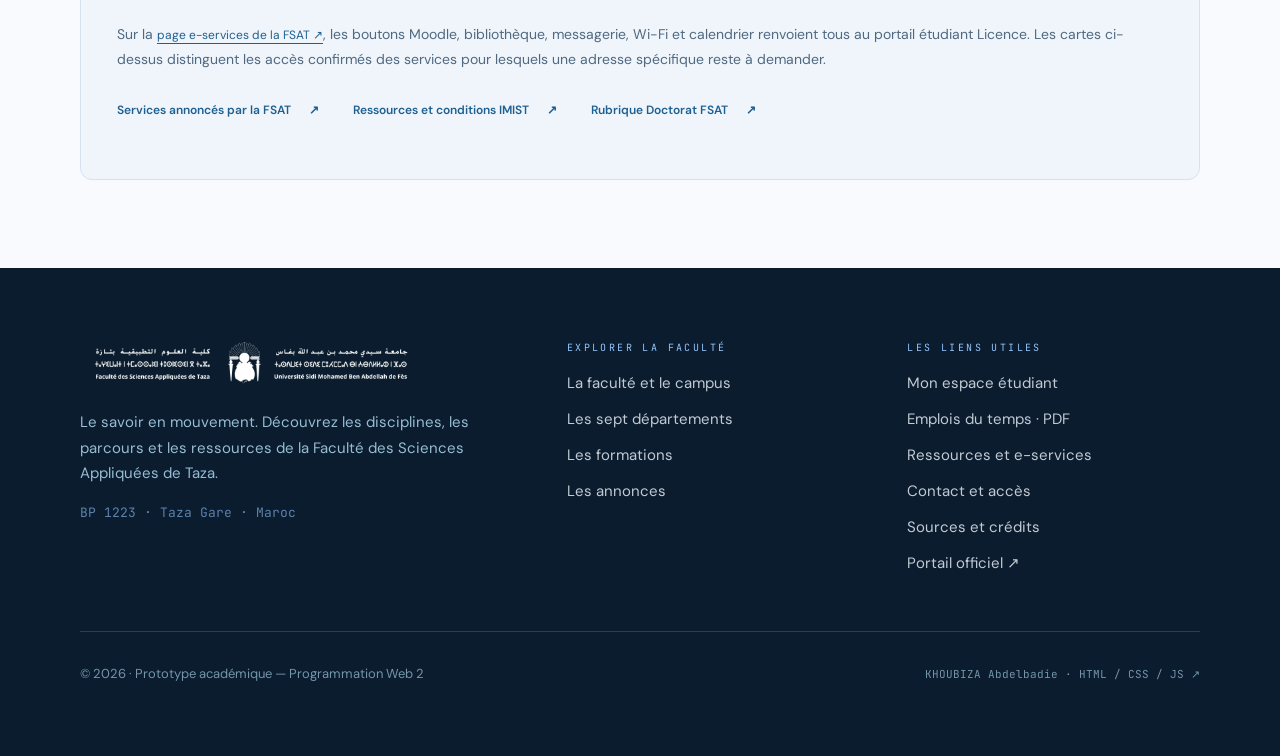
<file: ressources.html>
<!doctype html>
<html lang="fr" class="no-js">
<head>
  <meta charset="utf-8">
  <meta name="viewport" content="width=device-width, initial-scale=1">
  <meta name="description" content="Accès Licence et Master, horaires, documentation IMIST et services annoncés par la FSAT. Des liens explicites et des contacts utiles aux étudiants.">
  <meta name="robots" content="noindex, nofollow">
  <title>Ressources et e-services — FSAT Taza | Prototype Web 2</title>
  <link rel="icon" href="assets/favicon.svg" type="image/svg+xml">
  <link rel="stylesheet" href="assets/fonts.css">
  <link rel="stylesheet" href="assets/styles.css">
  <link rel="stylesheet" href="assets/pages.css">
  <link rel="stylesheet" href="assets/etudiants.css">
  <script src="assets/app.js" defer></script>
</head>
<body class="inner-page">
  <a class="skip-link" href="#contenu">
   Aller au contenu
  </a>
  <div class="site-shell">
   <header class="global-header is-compressed" id="global-header">
    <div class="header-inner">
     <a aria-label="Faculté des Sciences Appliquées de Taza - USMBA" class="brand" href="index.html">
      <img alt="FSAT - USMBA" class="brand-logo" src="assets/logo-fsat.png"/>
     </a>
     <nav class="primary-nav">
      <a class="primary-link" href="formations.html">
       Formations
      </a>
      <a class="primary-link" href="faculte.html#departements">
       Départements
      </a>
      <a class="primary-link" href="emplois-du-temps.html">
       Emplois du temps
      </a>
      <span aria-hidden="true" class="nav-divider">
      </span>
      <button aria-controls="search-panel" aria-expanded="false" aria-label="Recherche" class="header-action" id="search-toggle" type="button">
       <span class="action-icon">
        <svg class="icon" fill="currentColor" viewbox="0 0 25 25">
         <path d="M3.939 21.06C3.356 20.477 3.356 19.519 3.939 18.935L9.043 13.853C8.376 12.811 8.001 11.562 8.001 10.25C8.001 6.521 11.022 3.501 14.749 3.501C18.478 3.501 21.498 6.521 21.498 10.25C21.498 13.978 18.477 16.998 14.749 16.998C13.437 16.998 12.187 16.623 11.146 15.956L6.064 21.06C5.48 21.644 4.522 21.644 3.939 21.06ZM14.749 14.749C17.228 14.749 19.248 12.729 19.248 10.25C19.248 7.771 17.227 5.751 14.749 5.751C12.271 5.751 10.251 7.772 10.251 10.25C10.251 12.728 12.27 14.749 14.749 14.749Z">
         </path>
        </svg>
       </span>
       Recherche
      </button>
      <button aria-controls="mega-menu" aria-expanded="false" aria-label="Menu" class="header-action" id="menu-toggle" type="button">
       <span class="action-icon">
        <svg class="icon" fill="currentColor" viewbox="0 0 25 25">
         <path d="M21.498 7.626C21.498 7.834 21.332 8.001 21.123 8.001H3.877C3.668 8.001 3.502 7.834 3.502 7.626V3.877C3.502 3.669 3.668 3.502 3.877 3.502H21.122C21.331 3.502 21.497 3.669 21.497 3.877L21.498 7.626ZM21.498 14.375C21.498 14.583 21.332 14.75 21.123 14.75H3.877C3.668 14.75 3.502 14.583 3.502 14.375V10.625C3.502 10.417 3.668 10.25 3.877 10.25H21.122C21.331 10.25 21.497 10.417 21.497 10.625L21.498 14.375ZM21.498 21.123C21.498 21.331 21.332 21.498 21.123 21.498H3.877C3.668 21.498 3.502 21.331 3.502 21.123V17.374C3.502 17.166 3.668 16.999 3.877 16.999H21.122C21.331 16.999 21.497 17.166 21.497 17.374L21.498 21.123Z">
         </path>
        </svg>
       </span>
       Menu
      </button>
     </nav>
    </div>
    <div class="search-panel" hidden="" id="search-panel">
     <form class="search-form" role="search">
      <span class="search-symbol">
       <svg class="icon" fill="currentColor" viewbox="0 0 25 25">
        <path d="M3.939 21.06C3.356 20.477 3.356 19.519 3.939 18.935L9.043 13.853C8.376 12.811 8.001 11.562 8.001 10.25C8.001 6.521 11.022 3.501 14.749 3.501C18.478 3.501 21.498 6.521 21.498 10.25C21.498 13.978 18.477 16.998 14.749 16.998C13.437 16.998 12.187 16.623 11.146 15.956L6.064 21.06C5.48 21.644 4.522 21.644 3.939 21.06ZM14.749 14.749C17.228 14.749 19.248 12.729 19.248 10.25C19.248 7.771 17.227 5.751 14.749 5.751C12.271 5.751 10.251 7.772 10.251 10.25C10.251 12.728 12.27 14.749 14.749 14.749Z">
        </path>
       </svg>
      </span>
      <input aria-controls="search-results" aria-label="Rechercher sur le portail de la FSAT" autocomplete="off" class="search-input" id="site-search" placeholder="Rechercher sur le portail de la FSAT (formations, départements, avis)…" type="search"/>
      <button class="search-close" id="search-close" type="button">
       Fermer
      </button>
     </form>
     <div aria-live="polite" class="search-results" hidden="" id="search-results">
     </div>
    </div>
   </header>
   <div aria-hidden="true" aria-label="Navigation du portail FSAT" aria-modal="true" class="mega-menu" hidden="" id="mega-menu" role="dialog">
    <div class="menu-left">
     <div aria-hidden="true" class="menu-watermark">
      <div class="watermark-layout">
       <div class="watermark-left">
        <div class="watermark-left-box">
         <div class="watermark-left-align">
          <div class="watermark-left-flip">
           <div class="watermark-left-canvas">
            <div class="watermark-left-position">
             <div class="watermark-left-clip">
              <div class="watermark-left-vector">
               <svg class="watermark-svg" fill="none" height="499.98" preserveaspectratio="none" viewbox="0 0 213.991 499.98" width="213.991">
                <path d="M73.3944 43.9831C51.8937 44.3129 34.3095 25.8983 27.8203 6.93033C27.2939 5.39186 25.2399 1.24588 26.6062 0C26.8688 0.0603036 27.1294 0.129337 27.3876 0.20698C29.0815 0.731191 30.9103 1.85934 32.5718 2.38343C50.1961 7.94297 73.069 17.0356 75.0573 38.3539C75.2003 39.8881 74.9607 40.713 74.4974 42.1809C76.8172 44.3584 79.1658 46.3023 81.4638 48.5016C88.1142 54.8672 94.4549 61.5474 100.466 68.5199C104.225 72.8413 107.691 77.4094 111.243 81.9007C111.672 82.4425 112.097 82.9792 112.575 83.479L112.93 83.2653C113.665 78.6385 107.948 74.1747 105.309 70.4453C93.0439 53.1091 88.8891 30.0732 91.207 9.21338C91.363 7.80562 91.591 3.83665 93.2279 3.66868C95.0189 4.25211 97.7567 7.3857 99.1537 8.78354C112.531 22.1717 131.236 62.144 114.019 78.2559C114.2 82.6687 114.673 86.5935 117.302 90.2656C127.024 103.85 135.068 118.131 142.334 133.144C143.051 135.044 143.66 136.771 144.723 138.511L144.682 134.533C144.69 133.134 143.053 130.64 142.337 129.251C141.009 126.699 139.783 124.095 138.663 121.444C131.723 105.282 131.241 82.0564 136.372 65.3043C138.038 59.8651 140.325 56.7099 141.945 52.2438C153.881 66.6011 164.682 111.836 151.615 129.395C150.294 131.172 148.302 133.015 146.884 134.797C146.988 137.477 146.883 140.992 147.156 143.562C147.675 145.958 148.751 148.751 149.732 150.982C153.941 160.544 156.435 170.508 159.346 180.488C161.044 186.308 161.942 191.706 162.993 197.647C164.534 191.874 163.233 188.375 161.916 182.639C156.509 159.079 160.053 133.817 175.94 114.925C176.92 113.759 177.716 112.767 178.819 111.699C186.053 126.709 186.407 160.219 180.92 176.256C178.315 183.872 173.861 189.726 166.569 193.38C166.282 196.591 165.511 199.727 163.965 202.565C165.252 209.458 166.26 215.518 166.948 222.505C168.212 235.354 168.708 247.681 168.917 260.578C170.603 257.527 170.799 256.674 170.655 253.15C170.52 249.864 170.362 246.436 170.431 243.15C170.837 224.133 178.212 205.928 191.159 191.993C193.163 189.84 201.259 181.497 203.829 182C205.409 183.811 205.209 194.22 204.974 196.867C203.161 217.294 196.447 253.876 172.406 258.383C171.357 260.737 169.435 264.365 169.085 266.778C168.405 271.46 168.943 276.492 168.541 281.221C167.509 293.337 166.426 305.254 163.674 317.126C163.449 318.097 161.843 324.965 161.843 325.596L162.086 325.818C163.117 325.014 164.244 320.427 164.506 319.033C169.184 294.159 186.817 271.907 210.849 263.365C211.566 263.11 213.179 262.878 213.991 262.78C213.92 265.135 213.991 268.873 213.518 271.076C209.5 289.836 188.944 331.647 165.377 325.488C160.964 329.077 158.799 336.288 157.181 341.502C156.056 345.184 154.812 348.832 153.45 352.434C147.681 367.692 142.271 379.047 134.522 393.151L134.594 393.533C136.895 393.826 142.258 382.106 143.695 379.834C152.977 365.166 166.856 354.534 184.009 351.013C189.19 349.913 195.466 350.299 200.568 349.832C198.995 363.902 184.247 380.338 173.529 388.845C164.149 396.291 149.162 401.031 138.151 394.183C136.629 395.159 132.074 397.939 131.09 399.168C128.037 402.992 125.296 408.154 122.432 412.139C115.618 421.618 108.145 430.813 99.9066 439.084C98.0417 440.957 96.8238 442.485 94.7279 444.194C95.2588 444.116 97.0758 443.859 97.3987 443.602C101.573 440.267 104.757 436.07 109.054 432.625C121.925 422.31 137.686 420.505 153.57 422.586C158.409 423.219 166.649 426.06 171.056 428.009C166.242 438.458 150.476 446.937 140.154 451.145C127.965 456.116 106.917 458.837 98.3017 446.182C96.6718 446.553 92.104 447.099 91.23 447.676C87.4552 450.172 83.8535 453.818 80.1528 456.605C68.7473 465.191 56.2546 473.276 42.8415 478.284C44.6552 478.401 46.026 478.597 47.7397 477.856C53.7041 475.281 59.9332 471.567 66.3097 470.047C82.7161 466.137 100.777 471.418 114.34 480.932C116.713 482.604 119.773 484.69 121.645 486.812C121.785 486.971 121.919 487.137 122.046 487.306C115.317 494.212 104.079 496.907 94.7799 498.779C92.318 499.276 88.4411 499.002 86.0442 499.98H80.066C77.3695 499.031 74.992 499.227 72.2319 498.819C69.7615 498.452 66.9482 497.645 64.5862 496.853C56.0199 493.98 50.6347 489.794 46.6467 481.656C45.1116 481.162 40.8742 480.049 39.3001 480.338C34.9598 481.13 28.3721 484.035 24.2079 485.262C21.0426 486.196 2.23209 490.503 0.339774 490.058C-0.215602 489.207 0.00598846 487.726 0.324575 486.837C0.983646 484.995 5.62924 484.484 7.19707 484.108C10.1973 483.384 13.1679 482.917 16.1004 482.181C23.08 480.431 29.8929 478.125 36.6146 475.577C38.6432 474.809 40.6576 474.215 42.5919 473.208C42.9794 470.746 44.313 468.396 44.4264 465.932C44.5273 463.736 44.1636 461.106 44.0998 458.903C44.0866 455.116 43.8815 449.546 44.72 445.876C48.0221 431.425 54.9863 418.371 66.5104 408.88C70.0263 405.983 73.8773 404.098 77.6196 401.608C78.231 401.2 78.4119 401.159 79.0846 401.278L79.2844 401.697C79.0927 403.682 78.6809 405.621 78.3019 407.611C74.8869 425.503 74.7431 446.886 60.8455 460.49C56.2489 464.99 52.6037 467.567 46.081 467.714C45.8157 469.115 45.2177 471.159 44.8454 472.587C50.2494 469.144 57.555 466.274 62.9001 462.775C69.9796 458.14 90.653 444.456 94.6939 437.657C94.7679 428.351 93.4649 425.635 91.034 416.867C89.9101 412.815 90.0601 404.093 90.1781 399.677C90.626 382.937 98.4977 362.866 110.688 351.297C111.138 354.862 111.19 358.805 111.683 362.444C112.902 371.448 114.046 379.866 114.364 389.004C114.837 402.604 114.067 414.366 104.618 425.168C103.645 426.17 102.309 427.61 101.145 428.363C97.1858 430.921 96.6468 430.747 96.9228 435.689L97.2168 435.884C97.7687 435.65 99.8536 433.043 100.549 432.317C110.104 422.256 118.647 411.276 126.052 399.54C128.348 395.921 130.524 392.569 132.366 388.674C131.715 385.768 131.97 383.079 131.065 380.431C130.04 377.531 127.55 375.25 126.114 372.631C114.337 351.15 114.43 320.987 126.108 299.457C127.199 303.303 128.905 305.949 130.201 309.445C136.283 325.845 145.646 344.685 142.041 362.558C141.305 366.406 139.997 372.189 137.474 375.294C133.262 380.48 133.909 379.837 133.971 386.433C134.431 385.362 134.943 384.294 135.5 383.269C139.838 375.294 143.351 366.976 146.747 358.556C149.875 350.654 152.596 342.593 154.897 334.41C155.968 330.569 156.806 326.694 157.888 322.808C155.859 319.075 155.231 314.913 151.61 312.337C135.383 300.792 127.197 277.922 126.363 258.63C126.231 255.573 126.299 241.812 128.132 239.903L128.478 239.983C130.02 241.36 135.714 249.27 137.253 251.221C147.95 264.783 159.447 279.573 160.538 297.491C160.867 302.887 159.821 309.188 156.112 313.397C156.664 315.243 158.063 318.019 158.841 320.173C159.137 316.422 160.094 313.495 160.687 309.958C161.377 305.843 162.089 301.609 162.731 297.491C164.821 283.47 165.768 269.301 165.564 255.128C161.413 249.759 161.091 247.73 154.072 245.4C150.189 244.111 145.043 240.143 142.156 237.221C127.688 222.574 120.557 202.666 120.873 182.204C121.522 183.092 122.198 183.968 123.043 184.645C137.967 196.599 155.398 207.479 161.26 226.912C163.005 232.694 164.052 241.078 161.651 247.013C162.321 247.874 164.244 250.615 165.209 250.495C167.502 246.908 160.178 191.372 156.105 184.892C155.707 184.258 151.844 181.252 150.844 180.471C143.042 180.105 140.52 180.461 133.113 176.882C116.314 168.766 106.409 153.326 100.501 136.194C100.07 134.944 99.7656 134.19 100.336 133.026C102.911 133.642 107.448 135.833 110.196 136.802C129.66 143.667 154.104 154.06 151.778 179.193C153.175 180.018 154.682 181.031 156.06 181.915C154.957 176.471 152.864 170.354 151.191 165.035C148.041 155.016 144.394 145.568 140.285 135.904C138.645 132.048 136.53 128.312 134.967 124.359C132.693 123.653 130.165 122.624 127.896 121.786C117.762 124.453 115.274 125.301 104.733 122.097C90.65 117.817 78.6953 106.269 71.9364 93.3917C74.7734 93.9268 77.5836 94.0263 80.4606 94.1732C97.1968 95.0287 118.991 95.2684 126.832 113.332C127.57 115.03 128.235 119.005 128.868 120.013C129.733 120.614 132.441 122.221 133.355 121.512C133.352 121.462 133.358 121.211 133.339 121.173C127.073 108.881 119.768 96.6727 111.753 85.4649C109.564 82.4051 107.768 79.4132 105.745 77.8774C103.276 77.5277 101.887 77.3683 99.4067 76.7915C99.2707 76.8864 99.1347 76.9805 98.9977 77.0737C91.715 82.0239 83.3251 82.9907 74.7815 81.9816C62.1525 80.4905 49.2033 71.9308 42.2067 61.4799C44.2421 61.0558 46.3954 61.0226 48.5005 60.5463C64.7311 56.8737 85.7873 53.943 97.0328 69.433C98.0217 70.7961 98.9257 73.7149 99.9126 75.4046C101.462 75.5701 103.001 75.8327 104.538 76.0772C102.923 73.1323 98.4147 68.5207 96.0588 65.8278C90.4621 59.4331 80.4669 48.5116 73.3944 43.9831Z" fill="#F5F0E8">
                </path>
                <path d="M141.967 133.186C143.616 133.268 143.466 133.058 144.305 134.574L144.345 138.547C143.287 136.809 142.681 135.084 141.967 133.186Z" fill="#F5F0E8">
                </path>
               </svg>
              </div>
             </div>
            </div>
           </div>
          </div>
         </div>
        </div>
       </div>
       <div class="watermark-letters">
        <div class="watermark-letters-grid">
         <div class="watermark-letters-position">
          <div class="watermark-letters-clip">
           <div class="watermark-letters-vector">
            <svg class="watermark-svg" fill="none" height="242.614" preserveaspectratio="none" viewbox="0 0 496.083 242.614" width="496.083">
             <path d="M53.0484 17.0646C37.4678 17.0646 26.0915 20.7742 18.9193 28.1937C11.9946 35.613 7.17206 48.8444 4.45162 67.8874C4.45162 68.3821 3.70969 68.6293 2.22582 68.6293C0.741949 68.6293 0 68.3821 0 67.8874C0.494624 64.9196 0.989264 60.5917 1.48388 54.9034C2.22583 49.2152 2.8441 43.1561 3.33872 36.726C3.83335 30.0485 4.20431 23.7421 4.45162 17.8065C4.94624 11.6237 5.19355 6.55378 5.19355 2.59677C5.19355 1.36021 5.9355 0.741936 7.41937 0.741936C8.90324 0.741936 9.64518 1.36021 9.64518 2.59677C9.64518 5.0699 10.758 6.92475 12.9839 8.16132C15.457 9.15057 18.1775 9.89252 21.1452 10.3872C24.3602 10.6344 27.0806 10.7581 29.3065 10.7581C50.5753 11.5 75.4302 11.871 103.871 11.871C121.43 11.871 135.28 11.7473 145.419 11.5C155.806 11.0054 165.823 10.7581 175.468 10.7581C183.63 10.7581 189.935 10.2635 194.387 9.27424C199.086 8.03768 202.054 5.44088 203.29 1.48387C203.538 0.49462 204.28 0 205.516 0C206.753 0 207.371 0.49462 207.371 1.48387C207.124 5.19357 206.753 10.1399 206.258 16.3226C205.764 22.5055 205.393 29.0593 205.145 35.984C204.898 42.6615 204.651 48.968 204.403 54.9034C204.156 60.5917 204.032 64.9196 204.032 67.8874C204.032 68.3821 203.29 68.6293 201.807 68.6293C200.323 68.6293 199.581 68.3821 199.581 67.8874C199.581 48.8444 196.366 35.613 189.935 28.1937C183.506 20.7742 171.758 17.0646 154.693 17.0646C143.07 17.0646 134.291 17.5592 128.355 18.5485C122.667 19.2904 118.833 21.3925 116.855 24.855C115.124 28.07 114.258 33.6346 114.258 41.5486V212.565C114.258 219.737 115.124 225.178 116.855 228.888C118.586 232.598 122.048 235.071 127.242 236.308C132.683 237.544 140.845 238.162 151.726 238.162C152.22 238.162 152.468 238.904 152.468 240.388C152.468 241.872 152.22 242.614 151.726 242.614C145.295 242.614 138 242.491 129.839 242.243C121.925 241.996 113.269 241.872 103.871 241.872C94.9678 241.872 86.4356 241.996 78.2743 242.243C70.3603 242.491 63.0646 242.614 56.3871 242.614C55.8925 242.614 55.6453 241.872 55.6453 240.388C55.6453 238.904 55.8925 238.162 56.3871 238.162C67.0216 238.162 75.0592 237.544 80.5001 236.308C85.9409 235.071 89.5269 232.598 91.2582 228.888C93.2366 225.178 94.2259 219.737 94.2259 212.565V40.8066C94.2259 32.8926 93.2366 27.3281 91.2582 24.113C89.2796 20.6506 85.3226 18.6721 79.3872 18.1775C73.4517 17.4355 64.6721 17.0646 53.0484 17.0646Z" fill="#F5F0E8">
             </path>
             <path d="M225.405 136.146L228.743 129.468H324.824L327.42 136.146H225.405ZM408.663 238.162C409.652 238.162 410.146 238.904 410.146 240.388C410.146 241.872 409.652 242.614 408.663 242.614C401.738 242.614 394.566 242.367 387.147 241.872C379.974 241.377 373.049 241.13 366.373 241.13C358.706 241.13 352.028 241.377 346.34 241.872C340.899 242.367 334.84 242.614 328.162 242.614C327.173 242.614 326.678 241.872 326.678 240.388C326.678 238.904 327.173 238.162 328.162 238.162C342.012 238.162 350.668 236.307 354.131 232.598C357.84 228.888 357.346 221.839 352.647 211.453L268.808 31.1614L275.856 24.8549L204.259 196.985C198.077 212.071 197.582 222.705 202.775 228.888C207.969 235.071 218.974 238.162 235.792 238.162C237.029 238.162 237.647 238.904 237.647 240.388C237.647 241.872 237.029 242.614 235.792 242.614C228.372 242.614 221.571 242.367 215.388 241.872C209.205 241.377 201.416 241.13 192.018 241.13C183.362 241.13 176.313 241.377 170.872 241.872C165.678 242.367 159.373 242.614 151.953 242.614C150.964 242.614 150.469 241.872 150.469 240.388C150.469 238.904 150.964 238.162 151.953 238.162C158.631 238.162 164.442 236.926 169.388 234.452C174.334 231.979 178.91 227.528 183.114 221.098C187.566 214.668 192.265 205.517 197.211 193.646L274.744 7.04844C275.238 6.30651 275.98 5.93555 276.969 5.93555C278.206 5.93555 278.948 6.30651 279.195 7.04844L365.26 191.791C370.947 204.157 376.017 213.802 380.469 220.727C384.921 227.404 389.372 231.979 393.824 234.452C398.276 236.926 403.222 238.162 408.663 238.162ZM462.325 212.566C462.325 219.738 463.067 225.178 464.551 228.888C466.035 232.598 469.126 235.071 473.825 236.307C478.772 237.544 485.944 238.162 495.341 238.162C495.835 238.162 496.083 238.904 496.083 240.388C496.083 241.872 495.835 242.614 495.341 242.614C489.406 242.614 482.852 242.49 475.68 242.243C468.508 241.996 460.594 241.872 451.938 241.872C443.777 241.872 435.987 241.996 428.567 242.243C421.395 242.49 414.841 242.614 408.905 242.614C408.164 242.614 407.793 241.872 407.793 240.388C407.793 238.904 408.164 238.162 408.905 238.162C418.303 238.162 425.352 237.544 430.051 236.307C434.997 235.071 438.212 232.598 439.696 228.888C441.428 225.178 442.293 219.738 442.293 212.566V40.8067C442.293 33.6346 441.428 28.3174 439.696 24.8549C438.212 21.1453 434.997 18.6722 430.051 17.4356C425.352 15.9517 418.303 15.2097 408.905 15.2097C408.164 15.2097 407.793 14.4679 407.793 12.984C407.793 11.5001 408.164 10.7581 408.905 10.7581C414.841 10.7581 421.395 11.0054 428.567 11.5001C435.987 11.7474 443.777 11.871 451.938 11.871C460.594 11.871 468.508 11.7474 475.68 11.5001C483.1 11.0054 489.654 10.7581 495.341 10.7581C495.835 10.7581 496.083 11.5001 496.083 12.984C496.083 14.4679 495.835 15.2097 495.341 15.2097C485.944 15.2097 478.895 15.9517 474.196 17.4356C469.497 18.9195 466.282 21.5162 464.551 25.2259C463.067 28.9357 462.325 34.3766 462.325 41.5486V212.566Z" fill="#F5F0E8">
             </path>
            </svg>
           </div>
          </div>
         </div>
        </div>
       </div>
       <div class="watermark-right">
        <div class="watermark-right-clip">
         <div class="watermark-right-contents">
          <div class="watermark-right-mask">
           <svg class="watermark-svg" fill="none" height="499.99" preserveaspectratio="none" viewbox="0 0 212.991 499.99" width="212.991">
            <path d="M73.0514 43.984C51.6512 44.3138 34.1492 25.8988 27.6903 6.93047C27.1664 5.39197 25.1219 1.24591 26.4819 0C26.7432 0.0603048 27.0026 0.129339 27.2596 0.206984C28.9456 0.731205 30.7659 1.85937 32.4196 2.38348C49.9616 7.94313 72.7275 17.036 74.7065 38.3546C74.8489 39.8889 74.6104 40.7138 74.1494 42.1818C76.4583 44.3593 78.7959 46.3033 81.0831 48.5025C87.7024 54.8683 94.0131 61.5487 99.9958 68.5212C103.739 72.8427 107.188 77.4109 110.723 81.9024C111.15 82.4441 111.573 82.9808 112.049 83.4806L112.402 83.2669C113.134 78.64 107.444 74.1762 104.818 70.4467C92.6092 53.1101 88.4733 30.0738 90.7802 9.21357C90.9362 7.80577 91.1632 3.83672 92.7921 3.66876C94.5751 4.25219 97.2999 7.38585 98.6899 8.78371C112.005 22.1722 130.623 62.1453 113.486 78.2574C113.666 82.6703 114.137 86.5953 116.753 90.2674C126.431 103.852 134.436 118.134 141.669 133.146C142.382 135.046 142.988 136.773 144.046 138.514L144.006 134.535C144.014 133.136 142.384 130.642 141.672 129.253C140.35 126.701 139.129 124.098 138.015 121.447C131.107 105.284 130.628 82.0581 135.735 65.3056C137.393 59.8663 139.669 56.7111 141.281 52.2449C153.163 66.6025 163.912 111.838 150.908 129.397C149.592 131.174 147.609 133.017 146.198 134.799C146.301 137.479 146.197 140.995 146.468 143.565C146.985 145.961 148.055 148.754 149.033 150.985C153.222 160.547 155.704 170.512 158.602 180.491C160.291 186.311 161.185 191.71 162.231 197.651C163.765 191.878 162.47 188.379 161.159 182.642C155.777 159.082 159.305 133.819 175.118 114.928C176.094 113.762 176.885 112.77 177.983 111.701C185.183 126.711 185.536 160.222 180.075 176.259C177.481 183.875 173.049 189.73 165.791 193.384C165.504 196.595 164.737 199.731 163.199 202.569C164.479 209.462 165.483 215.523 166.167 222.51C167.425 235.358 167.92 247.686 168.128 260.583C169.806 257.532 170.001 256.679 169.857 253.155C169.723 249.869 169.565 246.441 169.635 243.155C170.038 224.138 177.379 205.932 190.265 191.997C192.26 189.844 200.318 181.5 202.876 182.003C204.449 183.814 204.249 194.224 204.016 196.871C202.211 217.299 195.53 253.881 171.601 258.388C170.556 260.742 168.643 264.371 168.294 266.784C167.617 271.466 168.154 276.497 167.753 281.226C166.726 293.343 165.648 305.26 162.909 317.133C162.685 318.104 161.087 324.972 161.087 325.602L161.328 325.824C162.355 325.02 163.477 320.434 163.737 319.04C168.393 294.165 185.944 271.913 209.864 263.371C210.577 263.116 212.183 262.884 212.991 262.786C212.92 265.141 212.99 268.879 212.52 271.082C208.52 289.842 188.061 331.653 164.604 325.494C160.212 329.083 158.057 336.294 156.446 341.509C155.327 345.191 154.088 348.839 152.734 352.441C146.991 367.7 141.606 379.054 133.893 393.159L133.965 393.541C136.255 393.834 141.593 382.113 143.024 379.841C152.263 365.174 166.076 354.541 183.149 351.02C188.306 349.92 194.554 350.306 199.631 349.839C198.065 363.91 183.386 380.345 172.719 388.853C163.382 396.299 148.465 401.039 137.505 394.191C135.99 395.167 131.456 397.947 130.478 399.176C127.439 403 124.71 408.162 121.86 412.147C115.077 421.627 107.64 430.821 99.4399 439.093C97.5829 440.966 96.371 442.494 94.2851 444.203C94.8141 444.125 96.622 443.868 96.944 443.611C101.099 440.276 104.269 436.078 108.544 432.633C121.355 422.319 137.043 420.514 152.853 422.595C157.668 423.228 165.87 426.068 170.256 428.017C165.465 438.467 149.774 446.946 139.499 451.154C127.368 456.125 106.418 458.846 97.8419 446.191C96.22 446.562 91.6742 447.108 90.8032 447.685C87.0464 450.181 83.4615 453.827 79.7782 456.614C68.426 465.201 55.9917 473.286 42.6413 478.293C44.4466 478.41 45.8109 478.606 47.5166 477.865C53.4531 475.29 59.6531 471.577 65.9998 470.057C82.3295 466.147 100.306 471.428 113.805 480.941C116.168 482.613 119.213 484.699 121.077 486.821C121.216 486.98 121.349 487.146 121.476 487.315C114.778 494.222 103.594 496.917 94.3371 498.789C91.8872 499.286 88.0283 499.012 85.6425 499.99H79.6918C77.0079 499.041 74.6415 499.237 71.8945 498.829C69.4356 498.462 66.6354 497.655 64.2843 496.863C55.7582 493.99 50.3981 489.804 46.4287 481.665C44.9008 481.171 40.6832 480.058 39.1165 480.347C34.7964 481.139 28.2395 484.044 24.0948 485.271C20.9443 486.205 2.22169 490.513 0.338169 490.068C-0.214607 489.217 0.00598256 487.736 0.323069 486.846C0.97904 485.004 5.60294 484.493 7.16347 484.117C10.1497 483.393 13.1064 482.926 16.0251 482.19C22.9722 480.44 29.7532 478.134 36.4435 475.586C38.4626 474.818 40.4676 474.224 42.3928 473.218C42.7785 470.756 44.1059 468.406 44.2188 465.942C44.3193 463.746 43.9572 461.115 43.8937 458.912C43.8806 455.125 43.6764 449.555 44.511 445.885C47.7976 431.433 54.7293 418.38 66.1996 408.888C69.6991 405.991 73.532 404.106 77.2568 401.616C77.8654 401.208 78.0455 401.167 78.7152 401.286L78.9139 401.705C78.7232 403.69 78.3132 405.629 77.936 407.619C74.5369 425.511 74.3938 446.895 60.5612 460.499C55.9861 465 52.3579 467.577 45.8656 467.724C45.6016 469.125 45.0064 471.169 44.6358 472.597C50.0146 469.154 57.286 466.284 62.6061 462.785C69.6527 458.149 90.2293 444.465 94.2511 437.665C94.3251 428.359 93.0281 425.643 90.6082 416.876C89.4903 412.824 89.6393 404.101 89.7573 399.685C90.2033 382.944 98.0369 362.874 110.17 351.304C110.618 354.869 110.671 358.812 111.161 362.451C112.374 371.456 113.513 379.873 113.829 389.012C114.3 402.612 113.534 414.375 104.13 425.176C103.162 426.178 101.831 427.618 100.673 428.371C96.732 430.929 96.195 430.755 96.47 435.697L96.763 435.892C97.3119 435.658 99.3869 433.051 100.079 432.325C109.589 422.265 118.092 411.284 125.464 399.548C127.749 395.929 129.915 392.577 131.747 388.682C131.099 385.775 131.354 383.086 130.453 380.438C129.433 377.538 126.954 375.257 125.526 372.639C113.802 351.157 113.895 320.994 125.519 299.463C126.606 303.309 128.303 305.955 129.593 309.451C135.646 325.851 144.966 344.692 141.377 362.566C140.645 366.414 139.342 372.197 136.832 375.301C132.639 380.487 133.283 379.844 133.345 386.44C133.803 385.369 134.312 384.301 134.867 383.276C139.185 375.301 142.68 366.984 146.061 358.563C149.176 350.661 151.884 342.6 154.173 334.416C155.239 330.575 156.073 326.7 157.15 322.815C155.13 319.082 154.505 314.92 150.902 312.343C134.75 300.798 126.604 277.927 125.774 258.635C125.642 255.578 125.71 241.817 127.534 239.908L127.878 239.988C129.413 241.365 135.08 249.275 136.612 251.226C147.258 264.789 158.702 279.578 159.788 297.497C160.115 302.893 159.074 309.194 155.382 313.404C155.931 315.25 157.324 318.026 158.099 320.18C158.393 316.429 159.345 313.502 159.936 309.964C160.623 305.849 161.331 301.615 161.971 297.497C164.051 283.475 164.993 269.307 164.79 255.133C160.658 249.764 160.338 247.735 153.353 245.405C149.488 244.116 144.365 240.148 141.491 237.225C127.092 222.579 119.994 202.67 120.308 182.207C120.954 183.095 121.627 183.971 122.468 184.648C137.322 196.603 154.671 207.483 160.507 226.916C162.243 232.698 163.286 241.083 160.895 247.018C161.563 247.879 163.476 250.62 164.437 250.5C166.719 246.913 159.429 191.376 155.375 184.895C154.979 184.261 151.135 181.255 150.14 180.474C142.373 180.108 139.863 180.464 132.49 176.885C115.77 168.77 105.912 153.329 100.031 136.196C99.6018 134.946 99.2989 134.192 99.8668 133.028C102.43 133.644 106.946 135.835 109.68 136.804C129.055 143.67 153.385 154.063 151.07 179.196C152.46 180.021 153.959 181.034 155.331 181.918C154.233 176.474 152.15 170.358 150.485 165.039C147.349 155.019 143.719 145.571 139.629 135.906C137.997 132.05 135.892 128.314 134.336 124.362C132.073 123.656 129.557 122.627 127.299 121.789C117.211 124.456 114.735 125.303 104.244 122.1C90.2263 117.82 78.3275 106.271 71.6003 93.3935C74.424 93.9287 77.2211 94.0282 80.0846 94.1751C96.743 95.0306 118.434 95.2703 126.241 113.335C126.974 115.033 127.637 119.008 128.267 120.016C129.128 120.617 131.821 122.224 132.732 121.515C132.729 121.465 132.734 121.214 132.715 121.176C126.48 108.883 119.208 96.6747 111.23 85.4666C109.052 82.4067 107.266 79.4148 105.252 77.8789C102.795 77.5292 101.41 77.3699 98.9419 76.7931C98.8069 76.888 98.6709 76.9821 98.5349 77.0753C91.2862 82.0256 82.9357 82.9923 74.432 81.9833C61.862 80.4921 48.9735 71.9323 42.0094 61.4812C44.0354 61.057 46.1786 61.0238 48.2739 60.5475C64.4286 56.8749 85.3865 53.9441 96.579 69.4344C97.5639 70.7975 98.4639 73.7163 99.4459 75.4061C100.988 75.5716 102.519 75.8342 104.051 76.0787C102.442 73.1337 97.9549 68.522 95.61 65.8291C90.0393 59.4343 80.0909 48.5125 73.0514 43.984Z" fill="#F5F0E8">
            </path>
            <path d="M141.25 133.188C142.899 133.27 142.749 133.06 143.588 134.576L143.628 138.549C142.57 136.811 141.964 135.086 141.25 133.188Z" fill="#F5F0E8">
            </path>
           </svg>
          </div>
         </div>
        </div>
       </div>
      </div>
     </div>
<nav class="menu-nav" aria-label="Toutes les rubriques">
<a class="menu-link" href="formations.html"><span class="menu-link-title">Formations<span class="menu-link-rule"></span></span><span aria-hidden="true" class="menu-link-arrow">↗</span></a>
<a class="menu-link" href="faculte.html"><span class="menu-link-title">La faculté<span class="menu-link-rule"></span></span><span aria-hidden="true" class="menu-link-arrow">↗</span></a>
<a class="menu-link" href="faculte.html#departements"><span class="menu-link-title">Départements<span class="menu-link-rule"></span></span><span aria-hidden="true" class="menu-link-arrow">↗</span></a>
<a class="menu-link" href="emplois-du-temps.html"><span class="menu-link-title">Emplois du temps<span class="menu-link-rule"></span></span><span aria-hidden="true" class="menu-link-arrow">↗</span></a>
<a class="menu-link" href="services.html"><span class="menu-link-title">Mon espace étudiant<span class="menu-link-rule"></span></span><span aria-hidden="true" class="menu-link-arrow">↗</span></a>
<a class="menu-link" href="ressources.html"><span class="menu-link-title">Ressources &amp; e-services<span class="menu-link-rule"></span></span><span aria-hidden="true" class="menu-link-arrow">↗</span></a>
<a class="menu-link" href="index.html#actualites"><span class="menu-link-title">Actualités<span class="menu-link-rule"></span></span><span aria-hidden="true" class="menu-link-arrow">↗</span></a>
<a class="menu-link" href="contact.html"><span class="menu-link-title">Contact<span class="menu-link-rule"></span></span><span aria-hidden="true" class="menu-link-arrow">↗</span></a>
<a class="menu-link" href="sources.html"><span class="menu-link-title">Sources &amp; crédits<span class="menu-link-rule"></span></span><span aria-hidden="true" class="menu-link-arrow">↗</span></a>
</nav>

    </div>
    <div class="menu-right">
     <img alt="Bibliothèque universitaire" class="menu-photo" src="assets/menu-image.png"/>
     <div class="menu-image-overlay">
     </div>
     <div class="menu-teaser">
      <h2 class="menu-teaser-title">
       Excellence Académique &amp; Recherche
      </h2>
      <p class="menu-teaser-description">
       Parcours, responsables pédagogiques, emplois du temps et ressources : les repères utiles pour vivre et étudier à la FSAT.
      </p>
      <div class="menu-cta-wrap">
       <a class="menu-cta" href="faculte.html#departements">
        <span class="menu-cta-label">
         Découvrir la Faculté des Sciences Appliquées
        </span>
        <span>
         →
        </span>
       </a>
      </div>
     </div>
    </div>
   </div>
   <main id="contenu" tabindex="-1" class="portal-content">
<section class="page-intro wrap"><nav aria-label="Fil d’Ariane" class="breadcrumbs"><a href="index.html">Accueil</a><span aria-hidden="true">/</span><span aria-current="page">Ressources et e-services</span></nav><p class="eyebrow">VIE ÉTUDIANTE / LES ACCÈS UTILES</p><h1>Vos ressources.<br/><em>Au même endroit.</em></h1><p class="lead">Scolarité, cours, documentation et vie sur le campus : trouvez un accès direct quand il est publié, ou le contact adapté pour obtenir les informations manquantes.</p></section><section class="wrap section section-tight"><div class="resource-nav" aria-label="Repères rapides"><a class="" href="#scolarite">Espace Licence <span aria-hidden="true">→</span></a><a class="" href="#master">Espace Master <span aria-hidden="true">→</span></a><a class="" href="emplois-du-temps.html">Emplois du temps <span aria-hidden="true">→</span></a><a class="" href="#imist">Documentation <span aria-hidden="true">→</span></a></div><div class="catalogue-head"><h2>Les outils de votre quotidien.</h2><p id="resource-count" role="status" aria-live="polite">13 ressources</p></div><form class="filters js-only" data-list-filter="resource-card" data-count="resource-count" data-empty="resource-empty"><div><label for="resource-query">Rechercher une ressource</label><input id="resource-query" type="search" placeholder="Ex. : Moodle, bibliothèque, notes…" data-query></div><div><label for="resource-category">Votre besoin</label><select id="resource-category" data-category><option value="">Toutes les ressources</option><option value="scolarite">Scolarité et horaires</option><option value="apprentissage">Cours et apprentissage</option><option value="documentation">Documentation et recherche</option><option value="campus">Campus et communication</option></select></div><button class="text-button" type="reset">Réinitialiser</button></form><div class="resource-grid"><article class="resource-card" id="scolarite" data-category="scolarite" data-search="Votre espace Licence Consultez le portail étudiant de la faculté pour le suivi de votre scolarité. L’accès nécessite votre compte institutionnel. notes bulletins releves inscription"><span class="status-badge">ACCÈS DIRECT</span><p class="eyebrow">SCOLARITÉ / LICENCE</p><h3>Votre espace Licence</h3><p>Consultez le portail étudiant de la faculté pour le suivi de votre scolarité. L’accès nécessite votre compte institutionnel.</p><a class="text-link" href="https://fpt.usmba.ac.ma/student/public/login" target="_blank" rel="noopener noreferrer">Ouvrir l’espace Licence <span aria-hidden="true">↗</span></a></article><article class="resource-card" id="master" data-category="scolarite" data-search="Votre espace Master Le portail dédié au cycle Master est distinct de l’espace Licence. Utilisez les identifiants fournis par la faculté. notes bulletins releves inscription"><span class="status-badge">ACCÈS DIRECT</span><p class="eyebrow">SCOLARITÉ / MASTER</p><h3>Votre espace Master</h3><p>Le portail dédié au cycle Master est distinct de l’espace Licence. Utilisez les identifiants fournis par la faculté.</p><a class="text-link" href="https://fpt.usmba.ac.ma/student2/public/login" target="_blank" rel="noopener noreferrer">Ouvrir l’espace Master <span aria-hidden="true">↗</span></a></article><article class="resource-card" id="horaires" data-category="scolarite" data-search="Les PDF des horaires Accédez aux documents de la session hiver 2026/2027 par filière, avec leur disponibilité et leur date de mise à jour affichée."><span class="status-badge">SUR LE PORTAIL</span><p class="eyebrow">ORGANISATION</p><h3>Les PDF des horaires</h3><p>Accédez aux documents de la session hiver 2026/2027 par filière, avec leur disponibilité et leur date de mise à jour affichée.</p><a class="text-link" href="emplois-du-temps.html">Choisir mon emploi du temps <span aria-hidden="true">→</span></a></article><article class="resource-card" id="moodle" data-category="apprentissage" data-search="Supports et Moodle La FSAT décrit un service Moodle, mais ne publie pas de lien Moodle distinct sur sa page e-services. Demandez à votre enseignant l’espace utilisé pour votre cours."><span class="status-badge status-pending">ACCÈS À PRÉCISER</span><p class="eyebrow">COURS / APPRENTISSAGE</p><h3>Supports et Moodle</h3><p>La FSAT décrit un service Moodle, mais ne publie pas de lien Moodle distinct sur sa page e-services. Demandez à votre enseignant l’espace utilisé pour votre cours.</p><a class="text-link" href="https://fsat.usmba.ac.ma/e-service/" target="_blank" rel="noopener noreferrer">Consulter la présentation FSAT <span aria-hidden="true">↗</span></a></article><article class="resource-card" id="bibliotheque" data-category="documentation" data-search="Bibliothèque de la faculté Un catalogue en ligne est annoncé par la FSAT. Son adresse spécifique n’est pas donnée sur la page consultée ; contactez la faculté pour l’accès et les modalités de prêt."><span class="status-badge status-pending">ACCÈS À PRÉCISER</span><p class="eyebrow">DOCUMENTATION</p><h3>Bibliothèque de la faculté</h3><p>Un catalogue en ligne est annoncé par la FSAT. Son adresse spécifique n’est pas donnée sur la page consultée ; contactez la faculté pour l’accès et les modalités de prêt.</p><a class="text-link" href="contact.html">Contacter la faculté <span aria-hidden="true">→</span></a></article><article class="resource-card" id="messagerie" data-category="campus" data-search="Messagerie académique La faculté présente le courriel institutionnel comme canal de communication. Aucun accès distinct utilisable n’a pu être confirmé ici ; le service informatique peut vous orienter."><span class="status-badge status-pending">ACCÈS À PRÉCISER</span><p class="eyebrow">COMMUNICATION</p><h3>Messagerie académique</h3><p>La faculté présente le courriel institutionnel comme canal de communication. Aucun accès distinct utilisable n’a pu être confirmé ici ; le service informatique peut vous orienter.</p><a class="text-link" href="contact.html">Demander le bon accès <span aria-hidden="true">→</span></a></article><article class="resource-card" id="wifi" data-category="campus" data-search="Campus connecté La FSAT annonce un service Wi-Fi. Pour les paramètres et l’activation, adressez-vous au service informatique ; aucun guide de connexion spécifique n’est lié sur la page consultée."><span class="status-badge">INFORMATION</span><p class="eyebrow">SUR LE CAMPUS</p><h3>Campus connecté</h3><p>La FSAT annonce un service Wi-Fi. Pour les paramètres et l’activation, adressez-vous au service informatique ; aucun guide de connexion spécifique n’est lié sur la page consultée.</p><a class="text-link" href="contact.html">Obtenir de l’aide <span aria-hidden="true">→</span></a></article><article class="resource-card" id="annuaire" data-category="campus" data-search="Les responsables des départements Retrouvez les sept responsables et leurs courriels publics dans les fiches des départements. Ces contacts concernent les questions pédagogiques."><span class="status-badge">CONTACTS PUBLICS</span><p class="eyebrow">CONTACTS</p><h3>Les responsables des départements</h3><p>Retrouvez les sept responsables et leurs courriels publics dans les fiches des départements. Ces contacts concernent les questions pédagogiques.</p><a class="text-link" href="faculte.html#departements">Choisir mon département <span aria-hidden="true">→</span></a></article><article class="resource-card" id="recherche" data-category="documentation" data-search="Avis et démarches doctorales La rubrique officielle regroupe les avis de soutenance ainsi que les plannings d’inscription et de réinscription du doctorat."><span class="status-badge">SOURCE OFFICIELLE</span><p class="eyebrow">RECHERCHE / DOCTORAT</p><h3>Avis et démarches doctorales</h3><p>La rubrique officielle regroupe les avis de soutenance ainsi que les plannings d’inscription et de réinscription du doctorat.</p><a class="text-link" href="https://fsat.usmba.ac.ma/category/doctorat/" target="_blank" rel="noopener noreferrer">Lire les avis du doctorat <span aria-hidden="true">↗</span></a></article><article class="resource-card" id="imist" data-category="documentation" data-search="Ressources IMIST Le portail national présente les ressources documentaires et leurs conditions d’usage. L’accès à certaines bases dépend du compte et des droits de votre établissement."><span class="status-badge">PORTAIL NATIONAL</span><p class="eyebrow">DOCUMENTATION SCIENTIFIQUE</p><h3>Ressources IMIST</h3><p>Le portail national présente les ressources documentaires et leurs conditions d’usage. L’accès à certaines bases dépend du compte et des droits de votre établissement.</p><a class="text-link" href="https://www.imist.ma/ressources-electroniques" target="_blank" rel="noopener noreferrer">Explorer les ressources IMIST <span aria-hidden="true">↗</span></a></article><article class="resource-card" id="imist-distance" data-category="documentation" data-search="IMIST à distance L’accès distant passe par le portail d’authentification IMIST. Vérifiez votre éligibilité et les modalités du service avant de créer ou d’utiliser un compte."><span class="status-badge">AUTHENTIFICATION</span><p class="eyebrow">DOCUMENTATION / CONNEXION</p><h3>IMIST à distance</h3><p>L’accès distant passe par le portail d’authentification IMIST. Vérifiez votre éligibilité et les modalités du service avant de créer ou d’utiliser un compte.</p><a class="text-link" href="https://eressources.imist.ma" target="_blank" rel="noopener noreferrer">Ouvrir l’accès distant <span aria-hidden="true">↗</span></a></article><article class="resource-card" id="revues" data-category="documentation" data-search="Revues scientifiques marocaines Recherchez des revues et des articles sur le portail national hébergé par l’IMIST, pour compléter une recherche bibliographique."><span class="status-badge">PORTAIL NATIONAL</span><p class="eyebrow">DOCUMENTATION / LECTURE</p><h3>Revues scientifiques marocaines</h3><p>Recherchez des revues et des articles sur le portail national hébergé par l’IMIST, pour compléter une recherche bibliographique.</p><a class="text-link" href="https://revues.imist.ma" target="_blank" rel="noopener noreferrer">Consulter les revues <span aria-hidden="true">↗</span></a></article><article class="resource-card" id="calendrier" data-category="scolarite" data-search="Dates et calendrier La page e-services annonce un calendrier, sans calendrier distinct. Retrouvez les dates dans les avis officiels et les PDF ; vérifiez l’année et le type de démarche."><span class="status-badge">AVIS OFFICIELS</span><p class="eyebrow">ORGANISATION / AVIS</p><h3>Dates et calendrier</h3><p>La page e-services annonce un calendrier, sans calendrier distinct. Retrouvez les dates dans les avis officiels et les PDF ; vérifiez l’année et le type de démarche.</p><a class="text-link" href="https://fsat.usmba.ac.ma/" target="_blank" rel="noopener noreferrer">Consulter les annonces FSAT <span aria-hidden="true">↗</span></a></article></div><div class="empty-state" id="resource-empty" hidden><h3>Aucune ressource pour cette recherche.</h3><p>Changez de mot-clé ou réinitialisez les filtres.</p><button class="button" type="button" data-clear="resource-card">Afficher toutes les ressources</button></div><div class="support-panel"><div><p class="eyebrow">BESOIN D’UN ACCÈS OU D’UN DOCUMENT ?</p><h2>Le bon interlocuteur.</h2><p>Pour une question de compte ou de connexion, contactez la faculté. Pour le contenu d’un cours, adressez-vous à l’enseignant ou au responsable du département.</p></div><div><a class="button" href="contact.html">Coordonnées de la faculté <span aria-hidden="true">→</span></a><a class="text-link" href="faculte.html#departements">Responsables pédagogiques <span aria-hidden="true">→</span></a></div></div><section class="source-panel"><p class="eyebrow">SOURCES / VÉRIFICATION DU 11 OCTOBRE 2026</p><h2>Des liens qui annoncent leur destination.</h2><p>Sur la <a class="" href="https://fsat.usmba.ac.ma/e-service/" target="_blank" rel="noopener noreferrer">page e-services de la FSAT <span aria-hidden="true">↗</span></a>, les boutons Moodle, bibliothèque, messagerie, Wi-Fi et calendrier renvoient tous au portail étudiant Licence. Les cartes ci-dessus distinguent les accès confirmés des services pour lesquels une adresse spécifique reste à demander.</p><ul><li><a class="text-link" href="https://fsat.usmba.ac.ma/e-service/" target="_blank" rel="noopener noreferrer">Services annoncés par la FSAT <span aria-hidden="true">↗</span></a></li><li><a class="text-link" href="https://www.imist.ma/ressources-electroniques" target="_blank" rel="noopener noreferrer">Ressources et conditions IMIST <span aria-hidden="true">↗</span></a></li><li><a class="text-link" href="https://fsat.usmba.ac.ma/category/doctorat/" target="_blank" rel="noopener noreferrer">Rubrique Doctorat FSAT <span aria-hidden="true">↗</span></a></li></ul></section></section>
</main>
   <footer class="footer" id="contact">
    <div class="footer-inner">
     <div class="footer-grid">
      <div class="footer-identity">
       <a class="footer-brand" href="index.html" aria-label="Retour à l’accueil"><img class="footer-logo" src="assets/logo-fsat.png" alt="FSAT — Université Sidi Mohamed Ben Abdellah"></a>
       <p class="footer-description">Le savoir en mouvement. Découvrez les disciplines, les parcours et les ressources de la Faculté des Sciences Appliquées de Taza.</p>
       <p class="footer-address">BP 1223 · Taza Gare · Maroc</p>
      </div>
      <div>
       <h2 class="footer-heading">Explorer la faculté</h2>
       <ul class="footer-links">
        <li><a class="footer-link" href="faculte.html">La faculté et le campus</a></li>
        <li><a class="footer-link" href="faculte.html#departements">Les sept départements</a></li>
        <li><a class="footer-link" href="formations.html">Les formations</a></li>
        <li><a class="footer-link" href="index.html#actualites">Les annonces</a></li>
       </ul>
      </div>
      <div>
       <h2 class="footer-heading">Les liens utiles</h2>
       <ul class="footer-links">
        <li><a class="footer-link" href="services.html">Mon espace étudiant</a></li>
        <li><a class="footer-link" href="emplois-du-temps.html">Emplois du temps · PDF</a></li>
        <li><a class="footer-link" href="ressources.html">Ressources et e-services</a></li>
        <li><a class="footer-link" href="contact.html">Contact et accès</a></li>
        <li><a class="footer-link" href="sources.html">Sources et crédits</a></li>
        <li><a class="footer-link" href="https://fsat.usmba.ac.ma/" rel="noopener noreferrer">Portail officiel ↗</a></li>
       </ul>
      </div>
     </div>
     <div class="footer-bottom">
      <p>© 2026 · Prototype académique — Programmation Web 2</p>
      <a class="footer-signature" href="https://github.com/Badie005/fsat-web2-html-css-js">KHOUBIZA Abdelbadie · HTML / CSS / JS ↗</a>
     </div>
    </div>
   </footer>
  </div>
 </body>
</html>
</file>
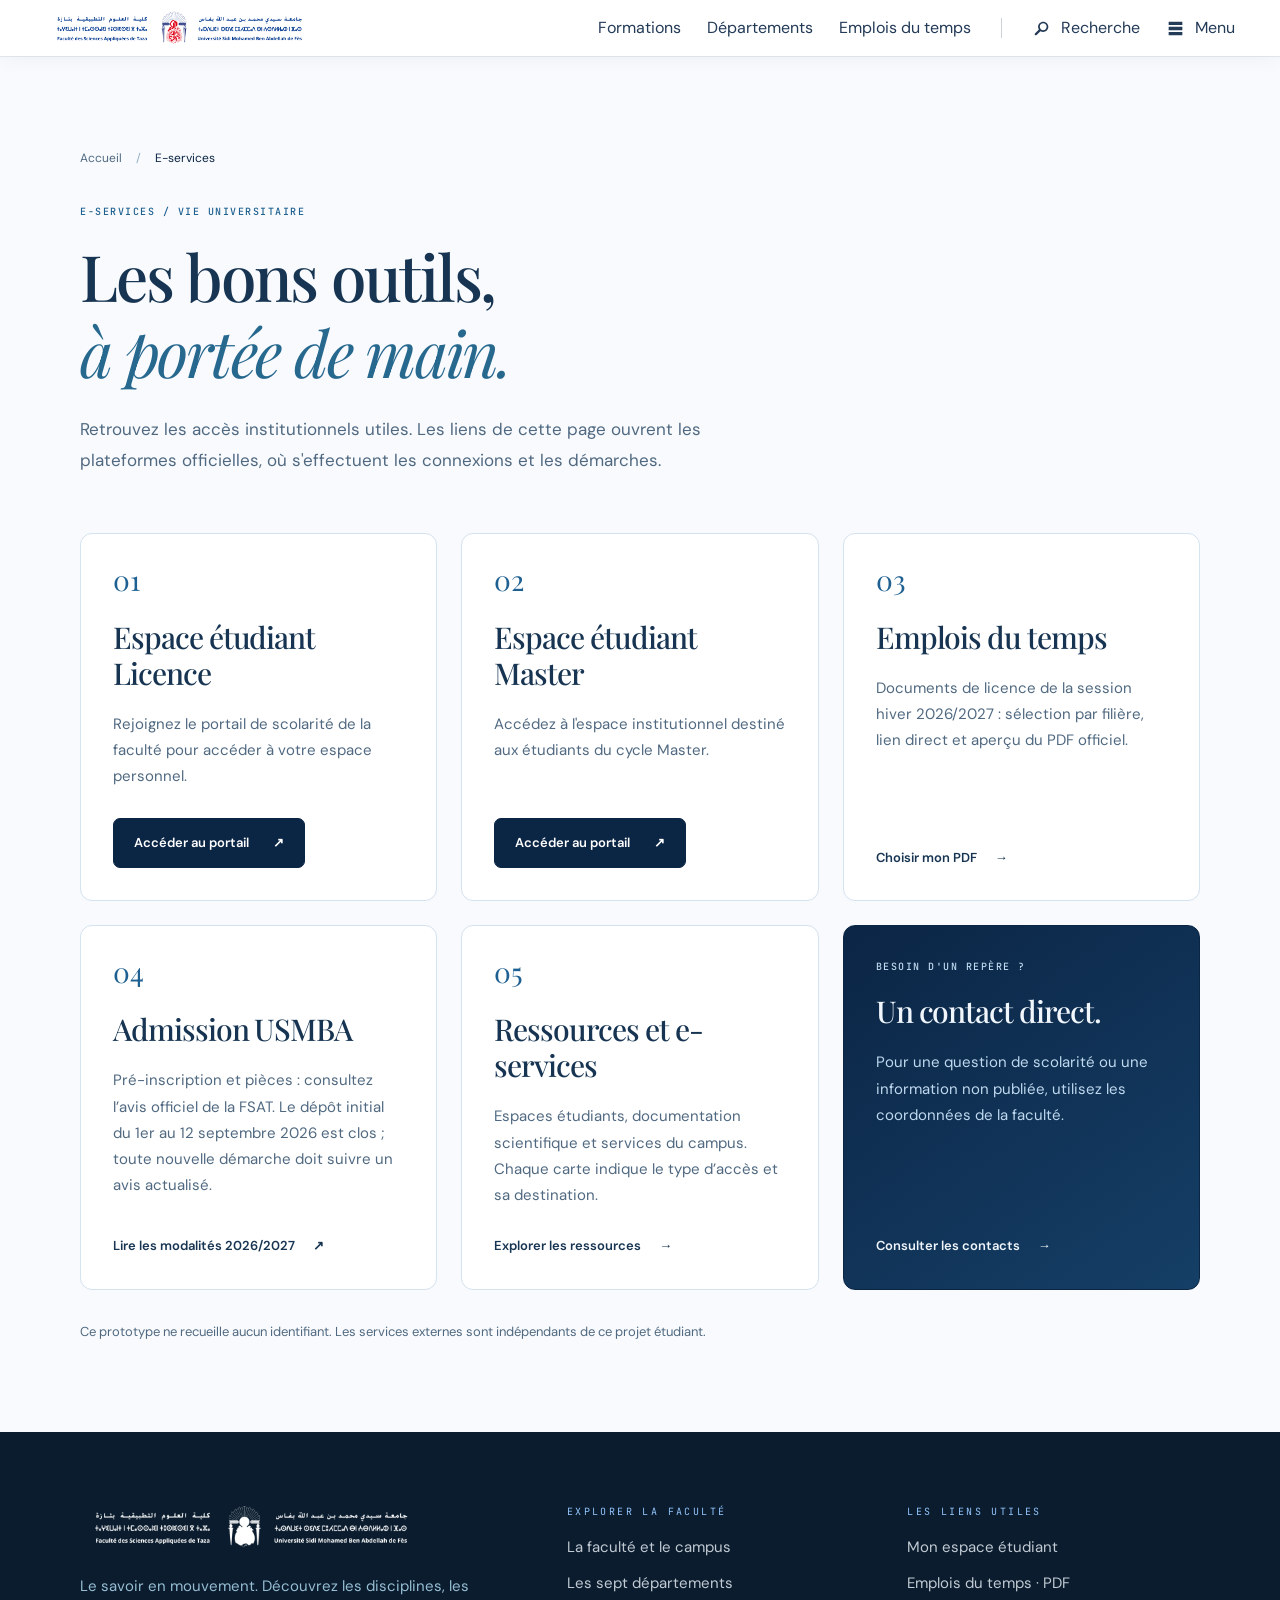
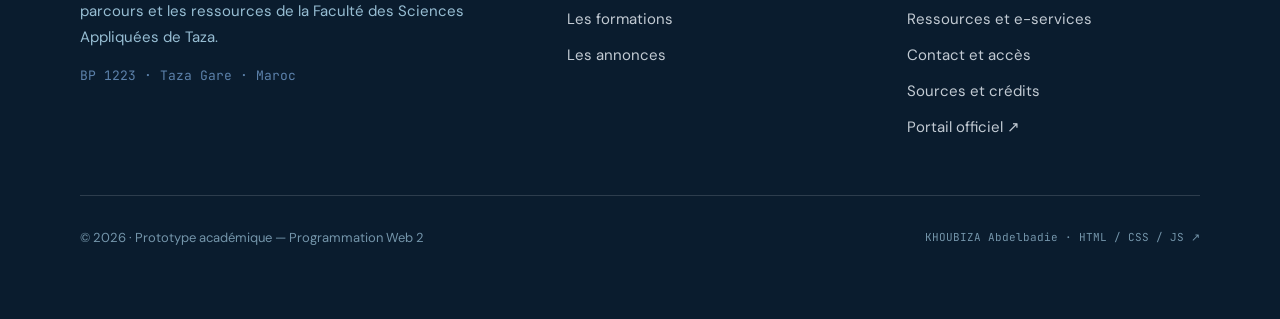
<file: services.html>
<!doctype html>
<html lang="fr" class="no-js">
<head>
  <meta charset="utf-8">
  <meta name="viewport" content="width=device-width, initial-scale=1">
  <meta name="description" content="Prototype académique FSAT pour le TP Programmation Web 2. Design Figma repris en HTML, CSS et JavaScript sans framework.">
  <meta name="robots" content="noindex, nofollow">
  <title>E-services — FSAT Taza | Prototype Web 2</title>
  <link rel="icon" href="assets/favicon.svg" type="image/svg+xml">
  <link rel="stylesheet" href="assets/fonts.css">
  <link rel="stylesheet" href="assets/styles.css">
  <link rel="stylesheet" href="assets/pages.css">
  <link rel="stylesheet" href="assets/etudiants.css">
  <script src="assets/app.js" defer></script>
</head>
<body class="inner-page">
  <a class="skip-link" href="#contenu">
   Aller au contenu
  </a>
  <div class="site-shell">
   <header class="global-header is-compressed" id="global-header">
    <div class="header-inner">
     <a aria-label="Faculté des Sciences Appliquées de Taza - USMBA" class="brand" href="index.html">
      <img alt="FSAT - USMBA" class="brand-logo" src="assets/logo-fsat.png"/>
     </a>
     <nav class="primary-nav">
      <a class="primary-link" href="formations.html">
       Formations
      </a>
      <a class="primary-link" href="faculte.html#departements">
       Départements
      </a>
      <a class="primary-link" href="emplois-du-temps.html">
       Emplois du temps
      </a>
      <span aria-hidden="true" class="nav-divider">
      </span>
      <button aria-controls="search-panel" aria-expanded="false" aria-label="Recherche" class="header-action" id="search-toggle" type="button">
       <span class="action-icon">
        <svg class="icon" fill="currentColor" viewbox="0 0 25 25">
         <path d="M3.939 21.06C3.356 20.477 3.356 19.519 3.939 18.935L9.043 13.853C8.376 12.811 8.001 11.562 8.001 10.25C8.001 6.521 11.022 3.501 14.749 3.501C18.478 3.501 21.498 6.521 21.498 10.25C21.498 13.978 18.477 16.998 14.749 16.998C13.437 16.998 12.187 16.623 11.146 15.956L6.064 21.06C5.48 21.644 4.522 21.644 3.939 21.06ZM14.749 14.749C17.228 14.749 19.248 12.729 19.248 10.25C19.248 7.771 17.227 5.751 14.749 5.751C12.271 5.751 10.251 7.772 10.251 10.25C10.251 12.728 12.27 14.749 14.749 14.749Z">
         </path>
        </svg>
       </span>
       Recherche
      </button>
      <button aria-controls="mega-menu" aria-expanded="false" aria-label="Menu" class="header-action" id="menu-toggle" type="button">
       <span class="action-icon">
        <svg class="icon" fill="currentColor" viewbox="0 0 25 25">
         <path d="M21.498 7.626C21.498 7.834 21.332 8.001 21.123 8.001H3.877C3.668 8.001 3.502 7.834 3.502 7.626V3.877C3.502 3.669 3.668 3.502 3.877 3.502H21.122C21.331 3.502 21.497 3.669 21.497 3.877L21.498 7.626ZM21.498 14.375C21.498 14.583 21.332 14.75 21.123 14.75H3.877C3.668 14.75 3.502 14.583 3.502 14.375V10.625C3.502 10.417 3.668 10.25 3.877 10.25H21.122C21.331 10.25 21.497 10.417 21.497 10.625L21.498 14.375ZM21.498 21.123C21.498 21.331 21.332 21.498 21.123 21.498H3.877C3.668 21.498 3.502 21.331 3.502 21.123V17.374C3.502 17.166 3.668 16.999 3.877 16.999H21.122C21.331 16.999 21.497 17.166 21.497 17.374L21.498 21.123Z">
         </path>
        </svg>
       </span>
       Menu
      </button>
     </nav>
    </div>
    <div class="search-panel" hidden="" id="search-panel">
     <form class="search-form" role="search">
      <span class="search-symbol">
       <svg class="icon" fill="currentColor" viewbox="0 0 25 25">
        <path d="M3.939 21.06C3.356 20.477 3.356 19.519 3.939 18.935L9.043 13.853C8.376 12.811 8.001 11.562 8.001 10.25C8.001 6.521 11.022 3.501 14.749 3.501C18.478 3.501 21.498 6.521 21.498 10.25C21.498 13.978 18.477 16.998 14.749 16.998C13.437 16.998 12.187 16.623 11.146 15.956L6.064 21.06C5.48 21.644 4.522 21.644 3.939 21.06ZM14.749 14.749C17.228 14.749 19.248 12.729 19.248 10.25C19.248 7.771 17.227 5.751 14.749 5.751C12.271 5.751 10.251 7.772 10.251 10.25C10.251 12.728 12.27 14.749 14.749 14.749Z">
        </path>
       </svg>
      </span>
      <input aria-controls="search-results" aria-label="Rechercher sur le portail de la FSAT" autocomplete="off" class="search-input" id="site-search" placeholder="Rechercher sur le portail de la FSAT (formations, départements, avis)…" type="search"/>
      <button class="search-close" id="search-close" type="button">
       Fermer
      </button>
     </form>
     <div aria-live="polite" class="search-results" hidden="" id="search-results">
     </div>
    </div>
   </header>
   <div aria-hidden="true" aria-label="Navigation du portail FSAT" aria-modal="true" class="mega-menu" hidden="" id="mega-menu" role="dialog">
    <div class="menu-left">
     <div aria-hidden="true" class="menu-watermark">
      <div class="watermark-layout">
       <div class="watermark-left">
        <div class="watermark-left-box">
         <div class="watermark-left-align">
          <div class="watermark-left-flip">
           <div class="watermark-left-canvas">
            <div class="watermark-left-position">
             <div class="watermark-left-clip">
              <div class="watermark-left-vector">
               <svg class="watermark-svg" fill="none" height="499.98" preserveaspectratio="none" viewbox="0 0 213.991 499.98" width="213.991">
                <path d="M73.3944 43.9831C51.8937 44.3129 34.3095 25.8983 27.8203 6.93033C27.2939 5.39186 25.2399 1.24588 26.6062 0C26.8688 0.0603036 27.1294 0.129337 27.3876 0.20698C29.0815 0.731191 30.9103 1.85934 32.5718 2.38343C50.1961 7.94297 73.069 17.0356 75.0573 38.3539C75.2003 39.8881 74.9607 40.713 74.4974 42.1809C76.8172 44.3584 79.1658 46.3023 81.4638 48.5016C88.1142 54.8672 94.4549 61.5474 100.466 68.5199C104.225 72.8413 107.691 77.4094 111.243 81.9007C111.672 82.4425 112.097 82.9792 112.575 83.479L112.93 83.2653C113.665 78.6385 107.948 74.1747 105.309 70.4453C93.0439 53.1091 88.8891 30.0732 91.207 9.21338C91.363 7.80562 91.591 3.83665 93.2279 3.66868C95.0189 4.25211 97.7567 7.3857 99.1537 8.78354C112.531 22.1717 131.236 62.144 114.019 78.2559C114.2 82.6687 114.673 86.5935 117.302 90.2656C127.024 103.85 135.068 118.131 142.334 133.144C143.051 135.044 143.66 136.771 144.723 138.511L144.682 134.533C144.69 133.134 143.053 130.64 142.337 129.251C141.009 126.699 139.783 124.095 138.663 121.444C131.723 105.282 131.241 82.0564 136.372 65.3043C138.038 59.8651 140.325 56.7099 141.945 52.2438C153.881 66.6011 164.682 111.836 151.615 129.395C150.294 131.172 148.302 133.015 146.884 134.797C146.988 137.477 146.883 140.992 147.156 143.562C147.675 145.958 148.751 148.751 149.732 150.982C153.941 160.544 156.435 170.508 159.346 180.488C161.044 186.308 161.942 191.706 162.993 197.647C164.534 191.874 163.233 188.375 161.916 182.639C156.509 159.079 160.053 133.817 175.94 114.925C176.92 113.759 177.716 112.767 178.819 111.699C186.053 126.709 186.407 160.219 180.92 176.256C178.315 183.872 173.861 189.726 166.569 193.38C166.282 196.591 165.511 199.727 163.965 202.565C165.252 209.458 166.26 215.518 166.948 222.505C168.212 235.354 168.708 247.681 168.917 260.578C170.603 257.527 170.799 256.674 170.655 253.15C170.52 249.864 170.362 246.436 170.431 243.15C170.837 224.133 178.212 205.928 191.159 191.993C193.163 189.84 201.259 181.497 203.829 182C205.409 183.811 205.209 194.22 204.974 196.867C203.161 217.294 196.447 253.876 172.406 258.383C171.357 260.737 169.435 264.365 169.085 266.778C168.405 271.46 168.943 276.492 168.541 281.221C167.509 293.337 166.426 305.254 163.674 317.126C163.449 318.097 161.843 324.965 161.843 325.596L162.086 325.818C163.117 325.014 164.244 320.427 164.506 319.033C169.184 294.159 186.817 271.907 210.849 263.365C211.566 263.11 213.179 262.878 213.991 262.78C213.92 265.135 213.991 268.873 213.518 271.076C209.5 289.836 188.944 331.647 165.377 325.488C160.964 329.077 158.799 336.288 157.181 341.502C156.056 345.184 154.812 348.832 153.45 352.434C147.681 367.692 142.271 379.047 134.522 393.151L134.594 393.533C136.895 393.826 142.258 382.106 143.695 379.834C152.977 365.166 166.856 354.534 184.009 351.013C189.19 349.913 195.466 350.299 200.568 349.832C198.995 363.902 184.247 380.338 173.529 388.845C164.149 396.291 149.162 401.031 138.151 394.183C136.629 395.159 132.074 397.939 131.09 399.168C128.037 402.992 125.296 408.154 122.432 412.139C115.618 421.618 108.145 430.813 99.9066 439.084C98.0417 440.957 96.8238 442.485 94.7279 444.194C95.2588 444.116 97.0758 443.859 97.3987 443.602C101.573 440.267 104.757 436.07 109.054 432.625C121.925 422.31 137.686 420.505 153.57 422.586C158.409 423.219 166.649 426.06 171.056 428.009C166.242 438.458 150.476 446.937 140.154 451.145C127.965 456.116 106.917 458.837 98.3017 446.182C96.6718 446.553 92.104 447.099 91.23 447.676C87.4552 450.172 83.8535 453.818 80.1528 456.605C68.7473 465.191 56.2546 473.276 42.8415 478.284C44.6552 478.401 46.026 478.597 47.7397 477.856C53.7041 475.281 59.9332 471.567 66.3097 470.047C82.7161 466.137 100.777 471.418 114.34 480.932C116.713 482.604 119.773 484.69 121.645 486.812C121.785 486.971 121.919 487.137 122.046 487.306C115.317 494.212 104.079 496.907 94.7799 498.779C92.318 499.276 88.4411 499.002 86.0442 499.98H80.066C77.3695 499.031 74.992 499.227 72.2319 498.819C69.7615 498.452 66.9482 497.645 64.5862 496.853C56.0199 493.98 50.6347 489.794 46.6467 481.656C45.1116 481.162 40.8742 480.049 39.3001 480.338C34.9598 481.13 28.3721 484.035 24.2079 485.262C21.0426 486.196 2.23209 490.503 0.339774 490.058C-0.215602 489.207 0.00598846 487.726 0.324575 486.837C0.983646 484.995 5.62924 484.484 7.19707 484.108C10.1973 483.384 13.1679 482.917 16.1004 482.181C23.08 480.431 29.8929 478.125 36.6146 475.577C38.6432 474.809 40.6576 474.215 42.5919 473.208C42.9794 470.746 44.313 468.396 44.4264 465.932C44.5273 463.736 44.1636 461.106 44.0998 458.903C44.0866 455.116 43.8815 449.546 44.72 445.876C48.0221 431.425 54.9863 418.371 66.5104 408.88C70.0263 405.983 73.8773 404.098 77.6196 401.608C78.231 401.2 78.4119 401.159 79.0846 401.278L79.2844 401.697C79.0927 403.682 78.6809 405.621 78.3019 407.611C74.8869 425.503 74.7431 446.886 60.8455 460.49C56.2489 464.99 52.6037 467.567 46.081 467.714C45.8157 469.115 45.2177 471.159 44.8454 472.587C50.2494 469.144 57.555 466.274 62.9001 462.775C69.9796 458.14 90.653 444.456 94.6939 437.657C94.7679 428.351 93.4649 425.635 91.034 416.867C89.9101 412.815 90.0601 404.093 90.1781 399.677C90.626 382.937 98.4977 362.866 110.688 351.297C111.138 354.862 111.19 358.805 111.683 362.444C112.902 371.448 114.046 379.866 114.364 389.004C114.837 402.604 114.067 414.366 104.618 425.168C103.645 426.17 102.309 427.61 101.145 428.363C97.1858 430.921 96.6468 430.747 96.9228 435.689L97.2168 435.884C97.7687 435.65 99.8536 433.043 100.549 432.317C110.104 422.256 118.647 411.276 126.052 399.54C128.348 395.921 130.524 392.569 132.366 388.674C131.715 385.768 131.97 383.079 131.065 380.431C130.04 377.531 127.55 375.25 126.114 372.631C114.337 351.15 114.43 320.987 126.108 299.457C127.199 303.303 128.905 305.949 130.201 309.445C136.283 325.845 145.646 344.685 142.041 362.558C141.305 366.406 139.997 372.189 137.474 375.294C133.262 380.48 133.909 379.837 133.971 386.433C134.431 385.362 134.943 384.294 135.5 383.269C139.838 375.294 143.351 366.976 146.747 358.556C149.875 350.654 152.596 342.593 154.897 334.41C155.968 330.569 156.806 326.694 157.888 322.808C155.859 319.075 155.231 314.913 151.61 312.337C135.383 300.792 127.197 277.922 126.363 258.63C126.231 255.573 126.299 241.812 128.132 239.903L128.478 239.983C130.02 241.36 135.714 249.27 137.253 251.221C147.95 264.783 159.447 279.573 160.538 297.491C160.867 302.887 159.821 309.188 156.112 313.397C156.664 315.243 158.063 318.019 158.841 320.173C159.137 316.422 160.094 313.495 160.687 309.958C161.377 305.843 162.089 301.609 162.731 297.491C164.821 283.47 165.768 269.301 165.564 255.128C161.413 249.759 161.091 247.73 154.072 245.4C150.189 244.111 145.043 240.143 142.156 237.221C127.688 222.574 120.557 202.666 120.873 182.204C121.522 183.092 122.198 183.968 123.043 184.645C137.967 196.599 155.398 207.479 161.26 226.912C163.005 232.694 164.052 241.078 161.651 247.013C162.321 247.874 164.244 250.615 165.209 250.495C167.502 246.908 160.178 191.372 156.105 184.892C155.707 184.258 151.844 181.252 150.844 180.471C143.042 180.105 140.52 180.461 133.113 176.882C116.314 168.766 106.409 153.326 100.501 136.194C100.07 134.944 99.7656 134.19 100.336 133.026C102.911 133.642 107.448 135.833 110.196 136.802C129.66 143.667 154.104 154.06 151.778 179.193C153.175 180.018 154.682 181.031 156.06 181.915C154.957 176.471 152.864 170.354 151.191 165.035C148.041 155.016 144.394 145.568 140.285 135.904C138.645 132.048 136.53 128.312 134.967 124.359C132.693 123.653 130.165 122.624 127.896 121.786C117.762 124.453 115.274 125.301 104.733 122.097C90.65 117.817 78.6953 106.269 71.9364 93.3917C74.7734 93.9268 77.5836 94.0263 80.4606 94.1732C97.1968 95.0287 118.991 95.2684 126.832 113.332C127.57 115.03 128.235 119.005 128.868 120.013C129.733 120.614 132.441 122.221 133.355 121.512C133.352 121.462 133.358 121.211 133.339 121.173C127.073 108.881 119.768 96.6727 111.753 85.4649C109.564 82.4051 107.768 79.4132 105.745 77.8774C103.276 77.5277 101.887 77.3683 99.4067 76.7915C99.2707 76.8864 99.1347 76.9805 98.9977 77.0737C91.715 82.0239 83.3251 82.9907 74.7815 81.9816C62.1525 80.4905 49.2033 71.9308 42.2067 61.4799C44.2421 61.0558 46.3954 61.0226 48.5005 60.5463C64.7311 56.8737 85.7873 53.943 97.0328 69.433C98.0217 70.7961 98.9257 73.7149 99.9126 75.4046C101.462 75.5701 103.001 75.8327 104.538 76.0772C102.923 73.1323 98.4147 68.5207 96.0588 65.8278C90.4621 59.4331 80.4669 48.5116 73.3944 43.9831Z" fill="#F5F0E8">
                </path>
                <path d="M141.967 133.186C143.616 133.268 143.466 133.058 144.305 134.574L144.345 138.547C143.287 136.809 142.681 135.084 141.967 133.186Z" fill="#F5F0E8">
                </path>
               </svg>
              </div>
             </div>
            </div>
           </div>
          </div>
         </div>
        </div>
       </div>
       <div class="watermark-letters">
        <div class="watermark-letters-grid">
         <div class="watermark-letters-position">
          <div class="watermark-letters-clip">
           <div class="watermark-letters-vector">
            <svg class="watermark-svg" fill="none" height="242.614" preserveaspectratio="none" viewbox="0 0 496.083 242.614" width="496.083">
             <path d="M53.0484 17.0646C37.4678 17.0646 26.0915 20.7742 18.9193 28.1937C11.9946 35.613 7.17206 48.8444 4.45162 67.8874C4.45162 68.3821 3.70969 68.6293 2.22582 68.6293C0.741949 68.6293 0 68.3821 0 67.8874C0.494624 64.9196 0.989264 60.5917 1.48388 54.9034C2.22583 49.2152 2.8441 43.1561 3.33872 36.726C3.83335 30.0485 4.20431 23.7421 4.45162 17.8065C4.94624 11.6237 5.19355 6.55378 5.19355 2.59677C5.19355 1.36021 5.9355 0.741936 7.41937 0.741936C8.90324 0.741936 9.64518 1.36021 9.64518 2.59677C9.64518 5.0699 10.758 6.92475 12.9839 8.16132C15.457 9.15057 18.1775 9.89252 21.1452 10.3872C24.3602 10.6344 27.0806 10.7581 29.3065 10.7581C50.5753 11.5 75.4302 11.871 103.871 11.871C121.43 11.871 135.28 11.7473 145.419 11.5C155.806 11.0054 165.823 10.7581 175.468 10.7581C183.63 10.7581 189.935 10.2635 194.387 9.27424C199.086 8.03768 202.054 5.44088 203.29 1.48387C203.538 0.49462 204.28 0 205.516 0C206.753 0 207.371 0.49462 207.371 1.48387C207.124 5.19357 206.753 10.1399 206.258 16.3226C205.764 22.5055 205.393 29.0593 205.145 35.984C204.898 42.6615 204.651 48.968 204.403 54.9034C204.156 60.5917 204.032 64.9196 204.032 67.8874C204.032 68.3821 203.29 68.6293 201.807 68.6293C200.323 68.6293 199.581 68.3821 199.581 67.8874C199.581 48.8444 196.366 35.613 189.935 28.1937C183.506 20.7742 171.758 17.0646 154.693 17.0646C143.07 17.0646 134.291 17.5592 128.355 18.5485C122.667 19.2904 118.833 21.3925 116.855 24.855C115.124 28.07 114.258 33.6346 114.258 41.5486V212.565C114.258 219.737 115.124 225.178 116.855 228.888C118.586 232.598 122.048 235.071 127.242 236.308C132.683 237.544 140.845 238.162 151.726 238.162C152.22 238.162 152.468 238.904 152.468 240.388C152.468 241.872 152.22 242.614 151.726 242.614C145.295 242.614 138 242.491 129.839 242.243C121.925 241.996 113.269 241.872 103.871 241.872C94.9678 241.872 86.4356 241.996 78.2743 242.243C70.3603 242.491 63.0646 242.614 56.3871 242.614C55.8925 242.614 55.6453 241.872 55.6453 240.388C55.6453 238.904 55.8925 238.162 56.3871 238.162C67.0216 238.162 75.0592 237.544 80.5001 236.308C85.9409 235.071 89.5269 232.598 91.2582 228.888C93.2366 225.178 94.2259 219.737 94.2259 212.565V40.8066C94.2259 32.8926 93.2366 27.3281 91.2582 24.113C89.2796 20.6506 85.3226 18.6721 79.3872 18.1775C73.4517 17.4355 64.6721 17.0646 53.0484 17.0646Z" fill="#F5F0E8">
             </path>
             <path d="M225.405 136.146L228.743 129.468H324.824L327.42 136.146H225.405ZM408.663 238.162C409.652 238.162 410.146 238.904 410.146 240.388C410.146 241.872 409.652 242.614 408.663 242.614C401.738 242.614 394.566 242.367 387.147 241.872C379.974 241.377 373.049 241.13 366.373 241.13C358.706 241.13 352.028 241.377 346.34 241.872C340.899 242.367 334.84 242.614 328.162 242.614C327.173 242.614 326.678 241.872 326.678 240.388C326.678 238.904 327.173 238.162 328.162 238.162C342.012 238.162 350.668 236.307 354.131 232.598C357.84 228.888 357.346 221.839 352.647 211.453L268.808 31.1614L275.856 24.8549L204.259 196.985C198.077 212.071 197.582 222.705 202.775 228.888C207.969 235.071 218.974 238.162 235.792 238.162C237.029 238.162 237.647 238.904 237.647 240.388C237.647 241.872 237.029 242.614 235.792 242.614C228.372 242.614 221.571 242.367 215.388 241.872C209.205 241.377 201.416 241.13 192.018 241.13C183.362 241.13 176.313 241.377 170.872 241.872C165.678 242.367 159.373 242.614 151.953 242.614C150.964 242.614 150.469 241.872 150.469 240.388C150.469 238.904 150.964 238.162 151.953 238.162C158.631 238.162 164.442 236.926 169.388 234.452C174.334 231.979 178.91 227.528 183.114 221.098C187.566 214.668 192.265 205.517 197.211 193.646L274.744 7.04844C275.238 6.30651 275.98 5.93555 276.969 5.93555C278.206 5.93555 278.948 6.30651 279.195 7.04844L365.26 191.791C370.947 204.157 376.017 213.802 380.469 220.727C384.921 227.404 389.372 231.979 393.824 234.452C398.276 236.926 403.222 238.162 408.663 238.162ZM462.325 212.566C462.325 219.738 463.067 225.178 464.551 228.888C466.035 232.598 469.126 235.071 473.825 236.307C478.772 237.544 485.944 238.162 495.341 238.162C495.835 238.162 496.083 238.904 496.083 240.388C496.083 241.872 495.835 242.614 495.341 242.614C489.406 242.614 482.852 242.49 475.68 242.243C468.508 241.996 460.594 241.872 451.938 241.872C443.777 241.872 435.987 241.996 428.567 242.243C421.395 242.49 414.841 242.614 408.905 242.614C408.164 242.614 407.793 241.872 407.793 240.388C407.793 238.904 408.164 238.162 408.905 238.162C418.303 238.162 425.352 237.544 430.051 236.307C434.997 235.071 438.212 232.598 439.696 228.888C441.428 225.178 442.293 219.738 442.293 212.566V40.8067C442.293 33.6346 441.428 28.3174 439.696 24.8549C438.212 21.1453 434.997 18.6722 430.051 17.4356C425.352 15.9517 418.303 15.2097 408.905 15.2097C408.164 15.2097 407.793 14.4679 407.793 12.984C407.793 11.5001 408.164 10.7581 408.905 10.7581C414.841 10.7581 421.395 11.0054 428.567 11.5001C435.987 11.7474 443.777 11.871 451.938 11.871C460.594 11.871 468.508 11.7474 475.68 11.5001C483.1 11.0054 489.654 10.7581 495.341 10.7581C495.835 10.7581 496.083 11.5001 496.083 12.984C496.083 14.4679 495.835 15.2097 495.341 15.2097C485.944 15.2097 478.895 15.9517 474.196 17.4356C469.497 18.9195 466.282 21.5162 464.551 25.2259C463.067 28.9357 462.325 34.3766 462.325 41.5486V212.566Z" fill="#F5F0E8">
             </path>
            </svg>
           </div>
          </div>
         </div>
        </div>
       </div>
       <div class="watermark-right">
        <div class="watermark-right-clip">
         <div class="watermark-right-contents">
          <div class="watermark-right-mask">
           <svg class="watermark-svg" fill="none" height="499.99" preserveaspectratio="none" viewbox="0 0 212.991 499.99" width="212.991">
            <path d="M73.0514 43.984C51.6512 44.3138 34.1492 25.8988 27.6903 6.93047C27.1664 5.39197 25.1219 1.24591 26.4819 0C26.7432 0.0603048 27.0026 0.129339 27.2596 0.206984C28.9456 0.731205 30.7659 1.85937 32.4196 2.38348C49.9616 7.94313 72.7275 17.036 74.7065 38.3546C74.8489 39.8889 74.6104 40.7138 74.1494 42.1818C76.4583 44.3593 78.7959 46.3033 81.0831 48.5025C87.7024 54.8683 94.0131 61.5487 99.9958 68.5212C103.739 72.8427 107.188 77.4109 110.723 81.9024C111.15 82.4441 111.573 82.9808 112.049 83.4806L112.402 83.2669C113.134 78.64 107.444 74.1762 104.818 70.4467C92.6092 53.1101 88.4733 30.0738 90.7802 9.21357C90.9362 7.80577 91.1632 3.83672 92.7921 3.66876C94.5751 4.25219 97.2999 7.38585 98.6899 8.78371C112.005 22.1722 130.623 62.1453 113.486 78.2574C113.666 82.6703 114.137 86.5953 116.753 90.2674C126.431 103.852 134.436 118.134 141.669 133.146C142.382 135.046 142.988 136.773 144.046 138.514L144.006 134.535C144.014 133.136 142.384 130.642 141.672 129.253C140.35 126.701 139.129 124.098 138.015 121.447C131.107 105.284 130.628 82.0581 135.735 65.3056C137.393 59.8663 139.669 56.7111 141.281 52.2449C153.163 66.6025 163.912 111.838 150.908 129.397C149.592 131.174 147.609 133.017 146.198 134.799C146.301 137.479 146.197 140.995 146.468 143.565C146.985 145.961 148.055 148.754 149.033 150.985C153.222 160.547 155.704 170.512 158.602 180.491C160.291 186.311 161.185 191.71 162.231 197.651C163.765 191.878 162.47 188.379 161.159 182.642C155.777 159.082 159.305 133.819 175.118 114.928C176.094 113.762 176.885 112.77 177.983 111.701C185.183 126.711 185.536 160.222 180.075 176.259C177.481 183.875 173.049 189.73 165.791 193.384C165.504 196.595 164.737 199.731 163.199 202.569C164.479 209.462 165.483 215.523 166.167 222.51C167.425 235.358 167.92 247.686 168.128 260.583C169.806 257.532 170.001 256.679 169.857 253.155C169.723 249.869 169.565 246.441 169.635 243.155C170.038 224.138 177.379 205.932 190.265 191.997C192.26 189.844 200.318 181.5 202.876 182.003C204.449 183.814 204.249 194.224 204.016 196.871C202.211 217.299 195.53 253.881 171.601 258.388C170.556 260.742 168.643 264.371 168.294 266.784C167.617 271.466 168.154 276.497 167.753 281.226C166.726 293.343 165.648 305.26 162.909 317.133C162.685 318.104 161.087 324.972 161.087 325.602L161.328 325.824C162.355 325.02 163.477 320.434 163.737 319.04C168.393 294.165 185.944 271.913 209.864 263.371C210.577 263.116 212.183 262.884 212.991 262.786C212.92 265.141 212.99 268.879 212.52 271.082C208.52 289.842 188.061 331.653 164.604 325.494C160.212 329.083 158.057 336.294 156.446 341.509C155.327 345.191 154.088 348.839 152.734 352.441C146.991 367.7 141.606 379.054 133.893 393.159L133.965 393.541C136.255 393.834 141.593 382.113 143.024 379.841C152.263 365.174 166.076 354.541 183.149 351.02C188.306 349.92 194.554 350.306 199.631 349.839C198.065 363.91 183.386 380.345 172.719 388.853C163.382 396.299 148.465 401.039 137.505 394.191C135.99 395.167 131.456 397.947 130.478 399.176C127.439 403 124.71 408.162 121.86 412.147C115.077 421.627 107.64 430.821 99.4399 439.093C97.5829 440.966 96.371 442.494 94.2851 444.203C94.8141 444.125 96.622 443.868 96.944 443.611C101.099 440.276 104.269 436.078 108.544 432.633C121.355 422.319 137.043 420.514 152.853 422.595C157.668 423.228 165.87 426.068 170.256 428.017C165.465 438.467 149.774 446.946 139.499 451.154C127.368 456.125 106.418 458.846 97.8419 446.191C96.22 446.562 91.6742 447.108 90.8032 447.685C87.0464 450.181 83.4615 453.827 79.7782 456.614C68.426 465.201 55.9917 473.286 42.6413 478.293C44.4466 478.41 45.8109 478.606 47.5166 477.865C53.4531 475.29 59.6531 471.577 65.9998 470.057C82.3295 466.147 100.306 471.428 113.805 480.941C116.168 482.613 119.213 484.699 121.077 486.821C121.216 486.98 121.349 487.146 121.476 487.315C114.778 494.222 103.594 496.917 94.3371 498.789C91.8872 499.286 88.0283 499.012 85.6425 499.99H79.6918C77.0079 499.041 74.6415 499.237 71.8945 498.829C69.4356 498.462 66.6354 497.655 64.2843 496.863C55.7582 493.99 50.3981 489.804 46.4287 481.665C44.9008 481.171 40.6832 480.058 39.1165 480.347C34.7964 481.139 28.2395 484.044 24.0948 485.271C20.9443 486.205 2.22169 490.513 0.338169 490.068C-0.214607 489.217 0.00598256 487.736 0.323069 486.846C0.97904 485.004 5.60294 484.493 7.16347 484.117C10.1497 483.393 13.1064 482.926 16.0251 482.19C22.9722 480.44 29.7532 478.134 36.4435 475.586C38.4626 474.818 40.4676 474.224 42.3928 473.218C42.7785 470.756 44.1059 468.406 44.2188 465.942C44.3193 463.746 43.9572 461.115 43.8937 458.912C43.8806 455.125 43.6764 449.555 44.511 445.885C47.7976 431.433 54.7293 418.38 66.1996 408.888C69.6991 405.991 73.532 404.106 77.2568 401.616C77.8654 401.208 78.0455 401.167 78.7152 401.286L78.9139 401.705C78.7232 403.69 78.3132 405.629 77.936 407.619C74.5369 425.511 74.3938 446.895 60.5612 460.499C55.9861 465 52.3579 467.577 45.8656 467.724C45.6016 469.125 45.0064 471.169 44.6358 472.597C50.0146 469.154 57.286 466.284 62.6061 462.785C69.6527 458.149 90.2293 444.465 94.2511 437.665C94.3251 428.359 93.0281 425.643 90.6082 416.876C89.4903 412.824 89.6393 404.101 89.7573 399.685C90.2033 382.944 98.0369 362.874 110.17 351.304C110.618 354.869 110.671 358.812 111.161 362.451C112.374 371.456 113.513 379.873 113.829 389.012C114.3 402.612 113.534 414.375 104.13 425.176C103.162 426.178 101.831 427.618 100.673 428.371C96.732 430.929 96.195 430.755 96.47 435.697L96.763 435.892C97.3119 435.658 99.3869 433.051 100.079 432.325C109.589 422.265 118.092 411.284 125.464 399.548C127.749 395.929 129.915 392.577 131.747 388.682C131.099 385.775 131.354 383.086 130.453 380.438C129.433 377.538 126.954 375.257 125.526 372.639C113.802 351.157 113.895 320.994 125.519 299.463C126.606 303.309 128.303 305.955 129.593 309.451C135.646 325.851 144.966 344.692 141.377 362.566C140.645 366.414 139.342 372.197 136.832 375.301C132.639 380.487 133.283 379.844 133.345 386.44C133.803 385.369 134.312 384.301 134.867 383.276C139.185 375.301 142.68 366.984 146.061 358.563C149.176 350.661 151.884 342.6 154.173 334.416C155.239 330.575 156.073 326.7 157.15 322.815C155.13 319.082 154.505 314.92 150.902 312.343C134.75 300.798 126.604 277.927 125.774 258.635C125.642 255.578 125.71 241.817 127.534 239.908L127.878 239.988C129.413 241.365 135.08 249.275 136.612 251.226C147.258 264.789 158.702 279.578 159.788 297.497C160.115 302.893 159.074 309.194 155.382 313.404C155.931 315.25 157.324 318.026 158.099 320.18C158.393 316.429 159.345 313.502 159.936 309.964C160.623 305.849 161.331 301.615 161.971 297.497C164.051 283.475 164.993 269.307 164.79 255.133C160.658 249.764 160.338 247.735 153.353 245.405C149.488 244.116 144.365 240.148 141.491 237.225C127.092 222.579 119.994 202.67 120.308 182.207C120.954 183.095 121.627 183.971 122.468 184.648C137.322 196.603 154.671 207.483 160.507 226.916C162.243 232.698 163.286 241.083 160.895 247.018C161.563 247.879 163.476 250.62 164.437 250.5C166.719 246.913 159.429 191.376 155.375 184.895C154.979 184.261 151.135 181.255 150.14 180.474C142.373 180.108 139.863 180.464 132.49 176.885C115.77 168.77 105.912 153.329 100.031 136.196C99.6018 134.946 99.2989 134.192 99.8668 133.028C102.43 133.644 106.946 135.835 109.68 136.804C129.055 143.67 153.385 154.063 151.07 179.196C152.46 180.021 153.959 181.034 155.331 181.918C154.233 176.474 152.15 170.358 150.485 165.039C147.349 155.019 143.719 145.571 139.629 135.906C137.997 132.05 135.892 128.314 134.336 124.362C132.073 123.656 129.557 122.627 127.299 121.789C117.211 124.456 114.735 125.303 104.244 122.1C90.2263 117.82 78.3275 106.271 71.6003 93.3935C74.424 93.9287 77.2211 94.0282 80.0846 94.1751C96.743 95.0306 118.434 95.2703 126.241 113.335C126.974 115.033 127.637 119.008 128.267 120.016C129.128 120.617 131.821 122.224 132.732 121.515C132.729 121.465 132.734 121.214 132.715 121.176C126.48 108.883 119.208 96.6747 111.23 85.4666C109.052 82.4067 107.266 79.4148 105.252 77.8789C102.795 77.5292 101.41 77.3699 98.9419 76.7931C98.8069 76.888 98.6709 76.9821 98.5349 77.0753C91.2862 82.0256 82.9357 82.9923 74.432 81.9833C61.862 80.4921 48.9735 71.9323 42.0094 61.4812C44.0354 61.057 46.1786 61.0238 48.2739 60.5475C64.4286 56.8749 85.3865 53.9441 96.579 69.4344C97.5639 70.7975 98.4639 73.7163 99.4459 75.4061C100.988 75.5716 102.519 75.8342 104.051 76.0787C102.442 73.1337 97.9549 68.522 95.61 65.8291C90.0393 59.4343 80.0909 48.5125 73.0514 43.984Z" fill="#F5F0E8">
            </path>
            <path d="M141.25 133.188C142.899 133.27 142.749 133.06 143.588 134.576L143.628 138.549C142.57 136.811 141.964 135.086 141.25 133.188Z" fill="#F5F0E8">
            </path>
           </svg>
          </div>
         </div>
        </div>
       </div>
      </div>
     </div>
<nav class="menu-nav" aria-label="Toutes les rubriques">
<a class="menu-link" href="formations.html"><span class="menu-link-title">Formations<span class="menu-link-rule"></span></span><span aria-hidden="true" class="menu-link-arrow">↗</span></a>
<a class="menu-link" href="faculte.html"><span class="menu-link-title">La faculté<span class="menu-link-rule"></span></span><span aria-hidden="true" class="menu-link-arrow">↗</span></a>
<a class="menu-link" href="faculte.html#departements"><span class="menu-link-title">Départements<span class="menu-link-rule"></span></span><span aria-hidden="true" class="menu-link-arrow">↗</span></a>
<a class="menu-link" href="emplois-du-temps.html"><span class="menu-link-title">Emplois du temps<span class="menu-link-rule"></span></span><span aria-hidden="true" class="menu-link-arrow">↗</span></a>
<a class="menu-link" href="services.html"><span class="menu-link-title">Mon espace étudiant<span class="menu-link-rule"></span></span><span aria-hidden="true" class="menu-link-arrow">↗</span></a>
<a class="menu-link" href="ressources.html"><span class="menu-link-title">Ressources &amp; e-services<span class="menu-link-rule"></span></span><span aria-hidden="true" class="menu-link-arrow">↗</span></a>
<a class="menu-link" href="index.html#actualites"><span class="menu-link-title">Actualités<span class="menu-link-rule"></span></span><span aria-hidden="true" class="menu-link-arrow">↗</span></a>
<a class="menu-link" href="contact.html"><span class="menu-link-title">Contact<span class="menu-link-rule"></span></span><span aria-hidden="true" class="menu-link-arrow">↗</span></a>
<a class="menu-link" href="sources.html"><span class="menu-link-title">Sources &amp; crédits<span class="menu-link-rule"></span></span><span aria-hidden="true" class="menu-link-arrow">↗</span></a>
</nav>

    </div>
    <div class="menu-right">
     <img alt="Bibliothèque universitaire" class="menu-photo" src="assets/menu-image.png"/>
     <div class="menu-image-overlay">
     </div>
     <div class="menu-teaser">
      <h2 class="menu-teaser-title">
       Excellence Académique &amp; Recherche
      </h2>
      <p class="menu-teaser-description">
       Parcours, responsables pédagogiques, emplois du temps et ressources : les repères utiles pour vivre et étudier à la FSAT.
      </p>
      <div class="menu-cta-wrap">
       <a class="menu-cta" href="faculte.html#departements">
        <span class="menu-cta-label">
         Découvrir la Faculté des Sciences Appliquées
        </span>
        <span>
         →
        </span>
       </a>
      </div>
     </div>
    </div>
   </div>
   <main class="portal-content" id="contenu" tabindex="-1"><section class="page-intro wrap"><nav aria-label="Fil d’Ariane" class="breadcrumbs"><a href="index.html">Accueil</a><span aria-hidden="true">/</span><span aria-current="page">E-services</span></nav><p class="eyebrow">E-SERVICES / VIE UNIVERSITAIRE</p><h1>Les bons outils,<br/><em>à portée de main.</em></h1><p class="lead">Retrouvez les accès institutionnels utiles. Les liens de cette page ouvrent les plateformes officielles, où s'effectuent les connexions et les démarches.</p></section><section aria-label="Services universitaires" class="section section-tight wrap"><div class="service-grid"><article class="service-card" id="etudiant"><span class="index-number">01</span><h2>Espace étudiant Licence</h2><p>Rejoignez le portail de scolarité de la faculté pour accéder à votre espace personnel.</p><a class="button" href="https://fpt.usmba.ac.ma/student/public/login">Accéder au portail <span aria-hidden="true">↗</span></a></article><article class="service-card" id="master"><span class="index-number">02</span><h2>Espace étudiant Master</h2><p>Accédez à l'espace institutionnel destiné aux étudiants du cycle Master.</p><a class="button" href="https://fpt.usmba.ac.ma/student2/public/login">Accéder au portail <span aria-hidden="true">↗</span></a></article><article class="service-card" id="emplois"><span class="index-number">03</span><h2>Emplois du temps</h2><p>Documents de licence de la session hiver 2026/2027 : sélection par filière, lien direct et aperçu du PDF officiel.</p><a class="text-link" href="emplois-du-temps.html">Choisir mon PDF <span aria-hidden="true">→</span></a></article><article class="service-card" id="admission"><span class="index-number">04</span><h2>Admission USMBA</h2><p>Pré-inscription et pièces : consultez l’avis officiel de la FSAT. Le dépôt initial du 1er au 12 septembre 2026 est clos ; toute nouvelle démarche doit suivre un avis actualisé.</p><a class="text-link" href="https://fsat.usmba.ac.ma/2026/08/26/annonce-relative-a-linscription-des-nouveaux-etudiants-au-titre-de-lannee-universitaire-2026-2027/">Lire les modalités 2026/2027 <span aria-hidden="true">↗</span></a></article><article class="service-card" id="ressources"><span class="index-number">05</span><h2>Ressources et e-services</h2><p>Espaces étudiants, documentation scientifique et services du campus. Chaque carte indique le type d’accès et sa destination.</p><a class="text-link" href="ressources.html">Explorer les ressources <span aria-hidden="true">→</span></a></article><article class="service-card service-help"><span class="eyebrow">BESOIN D'UN REPÈRE ?</span><h2>Un contact direct.</h2><p>Pour une question de scolarité ou une information non publiée, utilisez les coordonnées de la faculté.</p><a class="text-link" href="contact.html">Consulter les contacts <span aria-hidden="true">→</span></a></article></div><p class="source-note">Ce prototype ne recueille aucun identifiant. Les services externes sont indépendants de ce projet étudiant.</p></section></main>
   <footer class="footer" id="contact">
    <div class="footer-inner">
     <div class="footer-grid">
      <div class="footer-identity">
       <a class="footer-brand" href="index.html" aria-label="Retour à l’accueil"><img class="footer-logo" src="assets/logo-fsat.png" alt="FSAT — Université Sidi Mohamed Ben Abdellah"></a>
       <p class="footer-description">Le savoir en mouvement. Découvrez les disciplines, les parcours et les ressources de la Faculté des Sciences Appliquées de Taza.</p>
       <p class="footer-address">BP 1223 · Taza Gare · Maroc</p>
      </div>
      <div>
       <h2 class="footer-heading">Explorer la faculté</h2>
       <ul class="footer-links">
        <li><a class="footer-link" href="faculte.html">La faculté et le campus</a></li>
        <li><a class="footer-link" href="faculte.html#departements">Les sept départements</a></li>
        <li><a class="footer-link" href="formations.html">Les formations</a></li>
        <li><a class="footer-link" href="index.html#actualites">Les annonces</a></li>
       </ul>
      </div>
      <div>
       <h2 class="footer-heading">Les liens utiles</h2>
       <ul class="footer-links">
        <li><a class="footer-link" href="services.html">Mon espace étudiant</a></li>
        <li><a class="footer-link" href="emplois-du-temps.html">Emplois du temps · PDF</a></li>
        <li><a class="footer-link" href="ressources.html">Ressources et e-services</a></li>
        <li><a class="footer-link" href="contact.html">Contact et accès</a></li>
        <li><a class="footer-link" href="sources.html">Sources et crédits</a></li>
        <li><a class="footer-link" href="https://fsat.usmba.ac.ma/" rel="noopener noreferrer">Portail officiel ↗</a></li>
       </ul>
      </div>
     </div>
     <div class="footer-bottom">
      <p>© 2026 · Prototype académique — Programmation Web 2</p>
      <a class="footer-signature" href="https://github.com/Badie005/fsat-web2-html-css-js">KHOUBIZA Abdelbadie · HTML / CSS / JS ↗</a>
     </div>
    </div>
   </footer>
  </div>
 </body>
</html>
</file>
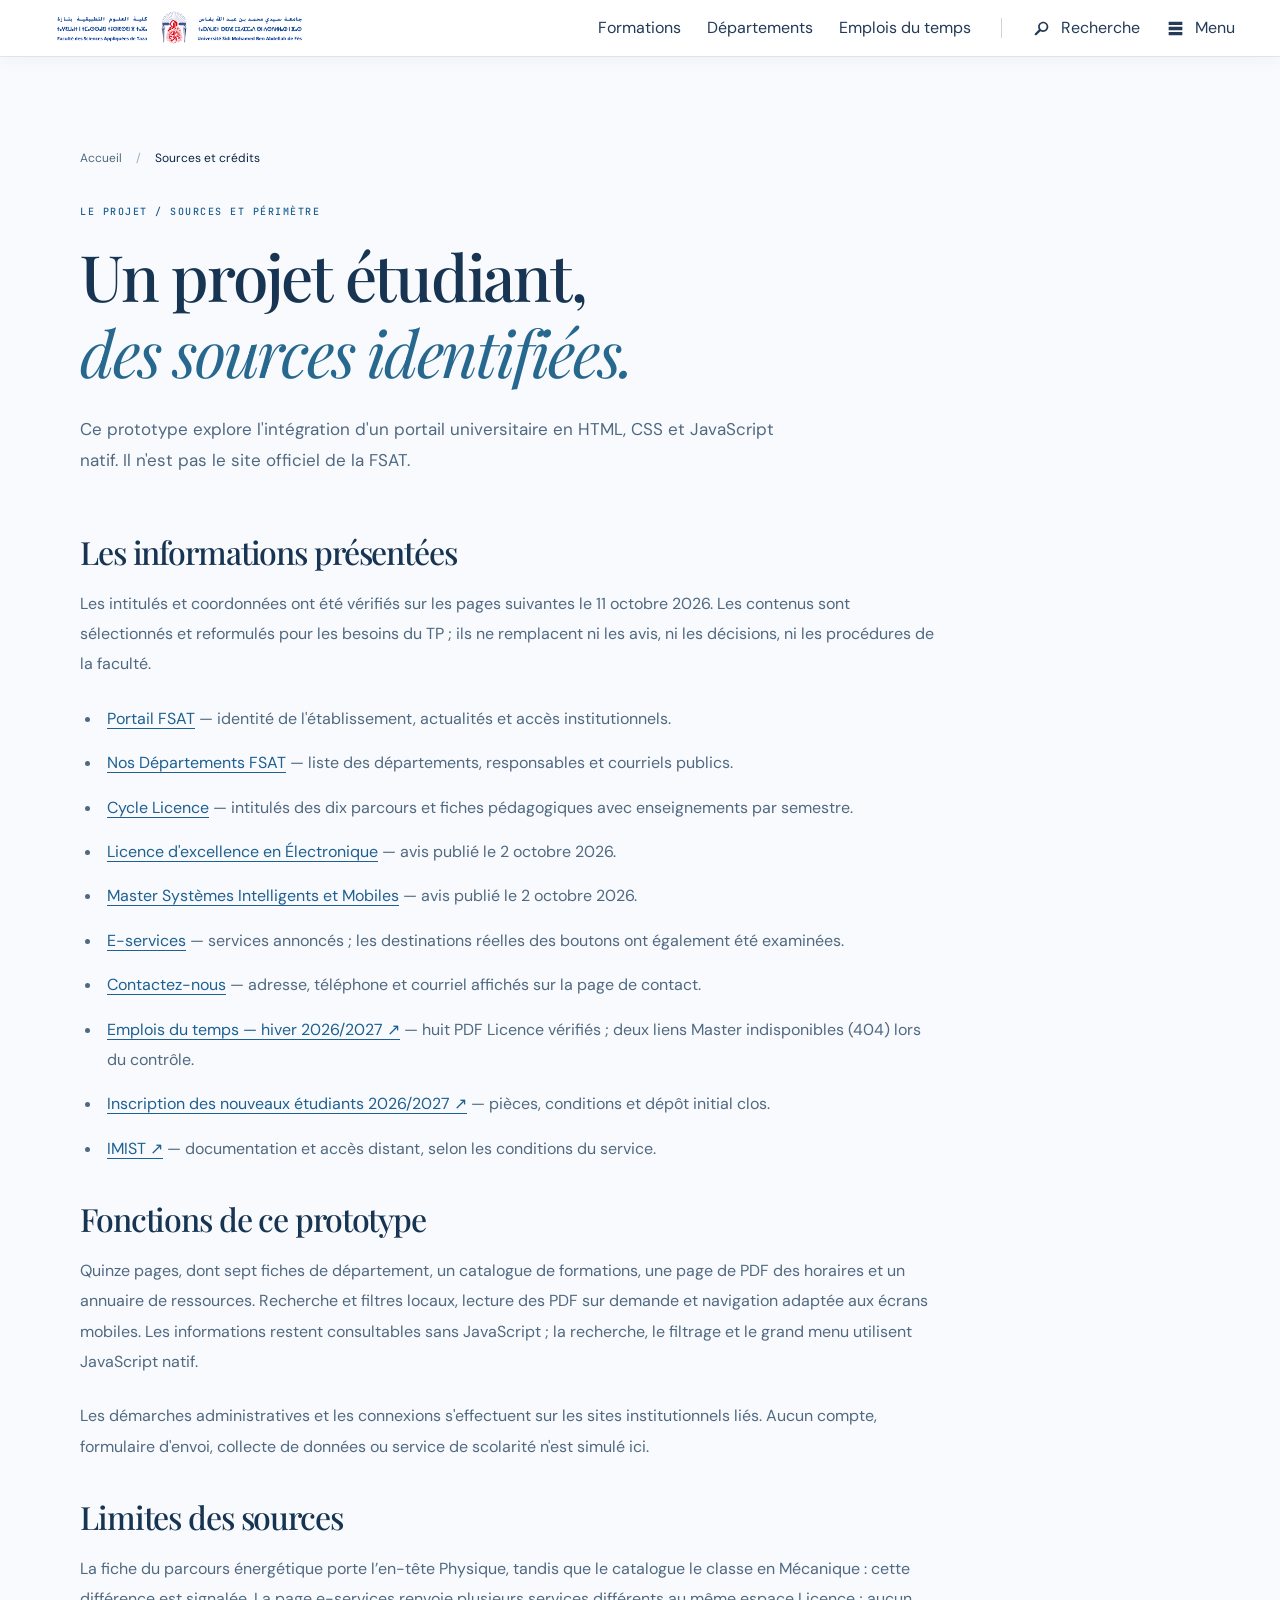
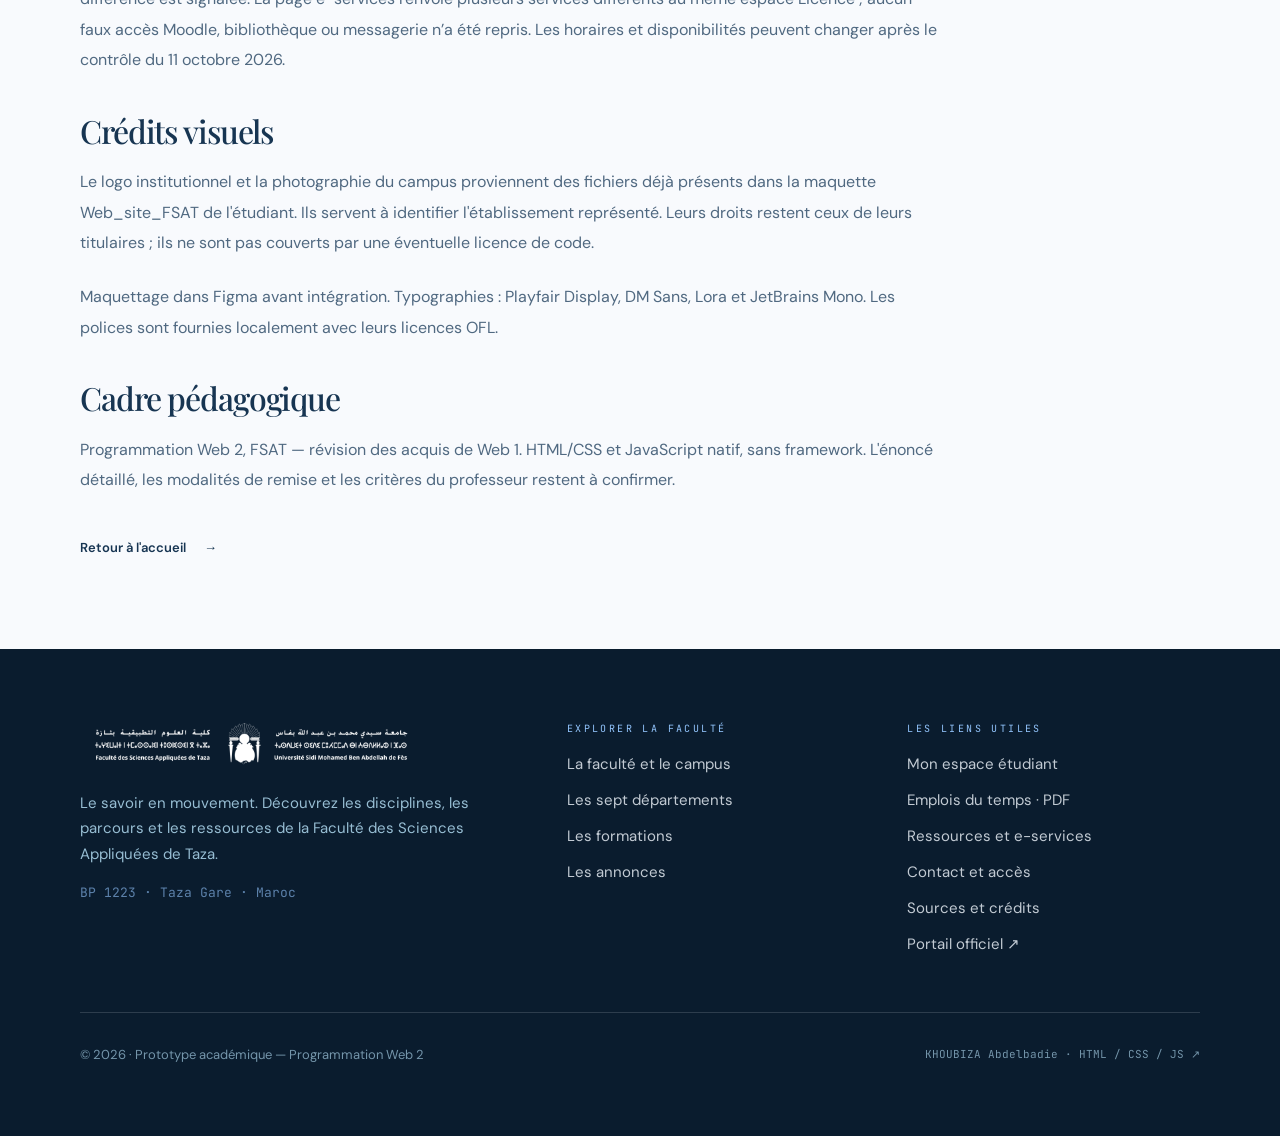
<file: sources.html>
<!doctype html>
<html lang="fr" class="no-js">
<head>
  <meta charset="utf-8">
  <meta name="viewport" content="width=device-width, initial-scale=1">
  <meta name="description" content="Prototype académique FSAT pour le TP Programmation Web 2. Design Figma repris en HTML, CSS et JavaScript sans framework.">
  <meta name="robots" content="noindex, nofollow">
  <title>Sources et crédits — FSAT Taza | Prototype Web 2</title>
  <link rel="icon" href="assets/favicon.svg" type="image/svg+xml">
  <link rel="stylesheet" href="assets/fonts.css">
  <link rel="stylesheet" href="assets/styles.css">
  <link rel="stylesheet" href="assets/pages.css">
  <link rel="stylesheet" href="assets/etudiants.css">
  <script src="assets/app.js" defer></script>
</head>
<body class="inner-page">
  <a class="skip-link" href="#contenu">
   Aller au contenu
  </a>
  <div class="site-shell">
   <header class="global-header is-compressed" id="global-header">
    <div class="header-inner">
     <a aria-label="Faculté des Sciences Appliquées de Taza - USMBA" class="brand" href="index.html">
      <img alt="FSAT - USMBA" class="brand-logo" src="assets/logo-fsat.png"/>
     </a>
     <nav class="primary-nav">
      <a class="primary-link" href="formations.html">
       Formations
      </a>
      <a class="primary-link" href="faculte.html#departements">
       Départements
      </a>
      <a class="primary-link" href="emplois-du-temps.html">
       Emplois du temps
      </a>
      <span aria-hidden="true" class="nav-divider">
      </span>
      <button aria-controls="search-panel" aria-expanded="false" aria-label="Recherche" class="header-action" id="search-toggle" type="button">
       <span class="action-icon">
        <svg class="icon" fill="currentColor" viewbox="0 0 25 25">
         <path d="M3.939 21.06C3.356 20.477 3.356 19.519 3.939 18.935L9.043 13.853C8.376 12.811 8.001 11.562 8.001 10.25C8.001 6.521 11.022 3.501 14.749 3.501C18.478 3.501 21.498 6.521 21.498 10.25C21.498 13.978 18.477 16.998 14.749 16.998C13.437 16.998 12.187 16.623 11.146 15.956L6.064 21.06C5.48 21.644 4.522 21.644 3.939 21.06ZM14.749 14.749C17.228 14.749 19.248 12.729 19.248 10.25C19.248 7.771 17.227 5.751 14.749 5.751C12.271 5.751 10.251 7.772 10.251 10.25C10.251 12.728 12.27 14.749 14.749 14.749Z">
         </path>
        </svg>
       </span>
       Recherche
      </button>
      <button aria-controls="mega-menu" aria-expanded="false" aria-label="Menu" class="header-action" id="menu-toggle" type="button">
       <span class="action-icon">
        <svg class="icon" fill="currentColor" viewbox="0 0 25 25">
         <path d="M21.498 7.626C21.498 7.834 21.332 8.001 21.123 8.001H3.877C3.668 8.001 3.502 7.834 3.502 7.626V3.877C3.502 3.669 3.668 3.502 3.877 3.502H21.122C21.331 3.502 21.497 3.669 21.497 3.877L21.498 7.626ZM21.498 14.375C21.498 14.583 21.332 14.75 21.123 14.75H3.877C3.668 14.75 3.502 14.583 3.502 14.375V10.625C3.502 10.417 3.668 10.25 3.877 10.25H21.122C21.331 10.25 21.497 10.417 21.497 10.625L21.498 14.375ZM21.498 21.123C21.498 21.331 21.332 21.498 21.123 21.498H3.877C3.668 21.498 3.502 21.331 3.502 21.123V17.374C3.502 17.166 3.668 16.999 3.877 16.999H21.122C21.331 16.999 21.497 17.166 21.497 17.374L21.498 21.123Z">
         </path>
        </svg>
       </span>
       Menu
      </button>
     </nav>
    </div>
    <div class="search-panel" hidden="" id="search-panel">
     <form class="search-form" role="search">
      <span class="search-symbol">
       <svg class="icon" fill="currentColor" viewbox="0 0 25 25">
        <path d="M3.939 21.06C3.356 20.477 3.356 19.519 3.939 18.935L9.043 13.853C8.376 12.811 8.001 11.562 8.001 10.25C8.001 6.521 11.022 3.501 14.749 3.501C18.478 3.501 21.498 6.521 21.498 10.25C21.498 13.978 18.477 16.998 14.749 16.998C13.437 16.998 12.187 16.623 11.146 15.956L6.064 21.06C5.48 21.644 4.522 21.644 3.939 21.06ZM14.749 14.749C17.228 14.749 19.248 12.729 19.248 10.25C19.248 7.771 17.227 5.751 14.749 5.751C12.271 5.751 10.251 7.772 10.251 10.25C10.251 12.728 12.27 14.749 14.749 14.749Z">
        </path>
       </svg>
      </span>
      <input aria-controls="search-results" aria-label="Rechercher sur le portail de la FSAT" autocomplete="off" class="search-input" id="site-search" placeholder="Rechercher sur le portail de la FSAT (formations, départements, avis)…" type="search"/>
      <button class="search-close" id="search-close" type="button">
       Fermer
      </button>
     </form>
     <div aria-live="polite" class="search-results" hidden="" id="search-results">
     </div>
    </div>
   </header>
   <div aria-hidden="true" aria-label="Navigation du portail FSAT" aria-modal="true" class="mega-menu" hidden="" id="mega-menu" role="dialog">
    <div class="menu-left">
     <div aria-hidden="true" class="menu-watermark">
      <div class="watermark-layout">
       <div class="watermark-left">
        <div class="watermark-left-box">
         <div class="watermark-left-align">
          <div class="watermark-left-flip">
           <div class="watermark-left-canvas">
            <div class="watermark-left-position">
             <div class="watermark-left-clip">
              <div class="watermark-left-vector">
               <svg class="watermark-svg" fill="none" height="499.98" preserveaspectratio="none" viewbox="0 0 213.991 499.98" width="213.991">
                <path d="M73.3944 43.9831C51.8937 44.3129 34.3095 25.8983 27.8203 6.93033C27.2939 5.39186 25.2399 1.24588 26.6062 0C26.8688 0.0603036 27.1294 0.129337 27.3876 0.20698C29.0815 0.731191 30.9103 1.85934 32.5718 2.38343C50.1961 7.94297 73.069 17.0356 75.0573 38.3539C75.2003 39.8881 74.9607 40.713 74.4974 42.1809C76.8172 44.3584 79.1658 46.3023 81.4638 48.5016C88.1142 54.8672 94.4549 61.5474 100.466 68.5199C104.225 72.8413 107.691 77.4094 111.243 81.9007C111.672 82.4425 112.097 82.9792 112.575 83.479L112.93 83.2653C113.665 78.6385 107.948 74.1747 105.309 70.4453C93.0439 53.1091 88.8891 30.0732 91.207 9.21338C91.363 7.80562 91.591 3.83665 93.2279 3.66868C95.0189 4.25211 97.7567 7.3857 99.1537 8.78354C112.531 22.1717 131.236 62.144 114.019 78.2559C114.2 82.6687 114.673 86.5935 117.302 90.2656C127.024 103.85 135.068 118.131 142.334 133.144C143.051 135.044 143.66 136.771 144.723 138.511L144.682 134.533C144.69 133.134 143.053 130.64 142.337 129.251C141.009 126.699 139.783 124.095 138.663 121.444C131.723 105.282 131.241 82.0564 136.372 65.3043C138.038 59.8651 140.325 56.7099 141.945 52.2438C153.881 66.6011 164.682 111.836 151.615 129.395C150.294 131.172 148.302 133.015 146.884 134.797C146.988 137.477 146.883 140.992 147.156 143.562C147.675 145.958 148.751 148.751 149.732 150.982C153.941 160.544 156.435 170.508 159.346 180.488C161.044 186.308 161.942 191.706 162.993 197.647C164.534 191.874 163.233 188.375 161.916 182.639C156.509 159.079 160.053 133.817 175.94 114.925C176.92 113.759 177.716 112.767 178.819 111.699C186.053 126.709 186.407 160.219 180.92 176.256C178.315 183.872 173.861 189.726 166.569 193.38C166.282 196.591 165.511 199.727 163.965 202.565C165.252 209.458 166.26 215.518 166.948 222.505C168.212 235.354 168.708 247.681 168.917 260.578C170.603 257.527 170.799 256.674 170.655 253.15C170.52 249.864 170.362 246.436 170.431 243.15C170.837 224.133 178.212 205.928 191.159 191.993C193.163 189.84 201.259 181.497 203.829 182C205.409 183.811 205.209 194.22 204.974 196.867C203.161 217.294 196.447 253.876 172.406 258.383C171.357 260.737 169.435 264.365 169.085 266.778C168.405 271.46 168.943 276.492 168.541 281.221C167.509 293.337 166.426 305.254 163.674 317.126C163.449 318.097 161.843 324.965 161.843 325.596L162.086 325.818C163.117 325.014 164.244 320.427 164.506 319.033C169.184 294.159 186.817 271.907 210.849 263.365C211.566 263.11 213.179 262.878 213.991 262.78C213.92 265.135 213.991 268.873 213.518 271.076C209.5 289.836 188.944 331.647 165.377 325.488C160.964 329.077 158.799 336.288 157.181 341.502C156.056 345.184 154.812 348.832 153.45 352.434C147.681 367.692 142.271 379.047 134.522 393.151L134.594 393.533C136.895 393.826 142.258 382.106 143.695 379.834C152.977 365.166 166.856 354.534 184.009 351.013C189.19 349.913 195.466 350.299 200.568 349.832C198.995 363.902 184.247 380.338 173.529 388.845C164.149 396.291 149.162 401.031 138.151 394.183C136.629 395.159 132.074 397.939 131.09 399.168C128.037 402.992 125.296 408.154 122.432 412.139C115.618 421.618 108.145 430.813 99.9066 439.084C98.0417 440.957 96.8238 442.485 94.7279 444.194C95.2588 444.116 97.0758 443.859 97.3987 443.602C101.573 440.267 104.757 436.07 109.054 432.625C121.925 422.31 137.686 420.505 153.57 422.586C158.409 423.219 166.649 426.06 171.056 428.009C166.242 438.458 150.476 446.937 140.154 451.145C127.965 456.116 106.917 458.837 98.3017 446.182C96.6718 446.553 92.104 447.099 91.23 447.676C87.4552 450.172 83.8535 453.818 80.1528 456.605C68.7473 465.191 56.2546 473.276 42.8415 478.284C44.6552 478.401 46.026 478.597 47.7397 477.856C53.7041 475.281 59.9332 471.567 66.3097 470.047C82.7161 466.137 100.777 471.418 114.34 480.932C116.713 482.604 119.773 484.69 121.645 486.812C121.785 486.971 121.919 487.137 122.046 487.306C115.317 494.212 104.079 496.907 94.7799 498.779C92.318 499.276 88.4411 499.002 86.0442 499.98H80.066C77.3695 499.031 74.992 499.227 72.2319 498.819C69.7615 498.452 66.9482 497.645 64.5862 496.853C56.0199 493.98 50.6347 489.794 46.6467 481.656C45.1116 481.162 40.8742 480.049 39.3001 480.338C34.9598 481.13 28.3721 484.035 24.2079 485.262C21.0426 486.196 2.23209 490.503 0.339774 490.058C-0.215602 489.207 0.00598846 487.726 0.324575 486.837C0.983646 484.995 5.62924 484.484 7.19707 484.108C10.1973 483.384 13.1679 482.917 16.1004 482.181C23.08 480.431 29.8929 478.125 36.6146 475.577C38.6432 474.809 40.6576 474.215 42.5919 473.208C42.9794 470.746 44.313 468.396 44.4264 465.932C44.5273 463.736 44.1636 461.106 44.0998 458.903C44.0866 455.116 43.8815 449.546 44.72 445.876C48.0221 431.425 54.9863 418.371 66.5104 408.88C70.0263 405.983 73.8773 404.098 77.6196 401.608C78.231 401.2 78.4119 401.159 79.0846 401.278L79.2844 401.697C79.0927 403.682 78.6809 405.621 78.3019 407.611C74.8869 425.503 74.7431 446.886 60.8455 460.49C56.2489 464.99 52.6037 467.567 46.081 467.714C45.8157 469.115 45.2177 471.159 44.8454 472.587C50.2494 469.144 57.555 466.274 62.9001 462.775C69.9796 458.14 90.653 444.456 94.6939 437.657C94.7679 428.351 93.4649 425.635 91.034 416.867C89.9101 412.815 90.0601 404.093 90.1781 399.677C90.626 382.937 98.4977 362.866 110.688 351.297C111.138 354.862 111.19 358.805 111.683 362.444C112.902 371.448 114.046 379.866 114.364 389.004C114.837 402.604 114.067 414.366 104.618 425.168C103.645 426.17 102.309 427.61 101.145 428.363C97.1858 430.921 96.6468 430.747 96.9228 435.689L97.2168 435.884C97.7687 435.65 99.8536 433.043 100.549 432.317C110.104 422.256 118.647 411.276 126.052 399.54C128.348 395.921 130.524 392.569 132.366 388.674C131.715 385.768 131.97 383.079 131.065 380.431C130.04 377.531 127.55 375.25 126.114 372.631C114.337 351.15 114.43 320.987 126.108 299.457C127.199 303.303 128.905 305.949 130.201 309.445C136.283 325.845 145.646 344.685 142.041 362.558C141.305 366.406 139.997 372.189 137.474 375.294C133.262 380.48 133.909 379.837 133.971 386.433C134.431 385.362 134.943 384.294 135.5 383.269C139.838 375.294 143.351 366.976 146.747 358.556C149.875 350.654 152.596 342.593 154.897 334.41C155.968 330.569 156.806 326.694 157.888 322.808C155.859 319.075 155.231 314.913 151.61 312.337C135.383 300.792 127.197 277.922 126.363 258.63C126.231 255.573 126.299 241.812 128.132 239.903L128.478 239.983C130.02 241.36 135.714 249.27 137.253 251.221C147.95 264.783 159.447 279.573 160.538 297.491C160.867 302.887 159.821 309.188 156.112 313.397C156.664 315.243 158.063 318.019 158.841 320.173C159.137 316.422 160.094 313.495 160.687 309.958C161.377 305.843 162.089 301.609 162.731 297.491C164.821 283.47 165.768 269.301 165.564 255.128C161.413 249.759 161.091 247.73 154.072 245.4C150.189 244.111 145.043 240.143 142.156 237.221C127.688 222.574 120.557 202.666 120.873 182.204C121.522 183.092 122.198 183.968 123.043 184.645C137.967 196.599 155.398 207.479 161.26 226.912C163.005 232.694 164.052 241.078 161.651 247.013C162.321 247.874 164.244 250.615 165.209 250.495C167.502 246.908 160.178 191.372 156.105 184.892C155.707 184.258 151.844 181.252 150.844 180.471C143.042 180.105 140.52 180.461 133.113 176.882C116.314 168.766 106.409 153.326 100.501 136.194C100.07 134.944 99.7656 134.19 100.336 133.026C102.911 133.642 107.448 135.833 110.196 136.802C129.66 143.667 154.104 154.06 151.778 179.193C153.175 180.018 154.682 181.031 156.06 181.915C154.957 176.471 152.864 170.354 151.191 165.035C148.041 155.016 144.394 145.568 140.285 135.904C138.645 132.048 136.53 128.312 134.967 124.359C132.693 123.653 130.165 122.624 127.896 121.786C117.762 124.453 115.274 125.301 104.733 122.097C90.65 117.817 78.6953 106.269 71.9364 93.3917C74.7734 93.9268 77.5836 94.0263 80.4606 94.1732C97.1968 95.0287 118.991 95.2684 126.832 113.332C127.57 115.03 128.235 119.005 128.868 120.013C129.733 120.614 132.441 122.221 133.355 121.512C133.352 121.462 133.358 121.211 133.339 121.173C127.073 108.881 119.768 96.6727 111.753 85.4649C109.564 82.4051 107.768 79.4132 105.745 77.8774C103.276 77.5277 101.887 77.3683 99.4067 76.7915C99.2707 76.8864 99.1347 76.9805 98.9977 77.0737C91.715 82.0239 83.3251 82.9907 74.7815 81.9816C62.1525 80.4905 49.2033 71.9308 42.2067 61.4799C44.2421 61.0558 46.3954 61.0226 48.5005 60.5463C64.7311 56.8737 85.7873 53.943 97.0328 69.433C98.0217 70.7961 98.9257 73.7149 99.9126 75.4046C101.462 75.5701 103.001 75.8327 104.538 76.0772C102.923 73.1323 98.4147 68.5207 96.0588 65.8278C90.4621 59.4331 80.4669 48.5116 73.3944 43.9831Z" fill="#F5F0E8">
                </path>
                <path d="M141.967 133.186C143.616 133.268 143.466 133.058 144.305 134.574L144.345 138.547C143.287 136.809 142.681 135.084 141.967 133.186Z" fill="#F5F0E8">
                </path>
               </svg>
              </div>
             </div>
            </div>
           </div>
          </div>
         </div>
        </div>
       </div>
       <div class="watermark-letters">
        <div class="watermark-letters-grid">
         <div class="watermark-letters-position">
          <div class="watermark-letters-clip">
           <div class="watermark-letters-vector">
            <svg class="watermark-svg" fill="none" height="242.614" preserveaspectratio="none" viewbox="0 0 496.083 242.614" width="496.083">
             <path d="M53.0484 17.0646C37.4678 17.0646 26.0915 20.7742 18.9193 28.1937C11.9946 35.613 7.17206 48.8444 4.45162 67.8874C4.45162 68.3821 3.70969 68.6293 2.22582 68.6293C0.741949 68.6293 0 68.3821 0 67.8874C0.494624 64.9196 0.989264 60.5917 1.48388 54.9034C2.22583 49.2152 2.8441 43.1561 3.33872 36.726C3.83335 30.0485 4.20431 23.7421 4.45162 17.8065C4.94624 11.6237 5.19355 6.55378 5.19355 2.59677C5.19355 1.36021 5.9355 0.741936 7.41937 0.741936C8.90324 0.741936 9.64518 1.36021 9.64518 2.59677C9.64518 5.0699 10.758 6.92475 12.9839 8.16132C15.457 9.15057 18.1775 9.89252 21.1452 10.3872C24.3602 10.6344 27.0806 10.7581 29.3065 10.7581C50.5753 11.5 75.4302 11.871 103.871 11.871C121.43 11.871 135.28 11.7473 145.419 11.5C155.806 11.0054 165.823 10.7581 175.468 10.7581C183.63 10.7581 189.935 10.2635 194.387 9.27424C199.086 8.03768 202.054 5.44088 203.29 1.48387C203.538 0.49462 204.28 0 205.516 0C206.753 0 207.371 0.49462 207.371 1.48387C207.124 5.19357 206.753 10.1399 206.258 16.3226C205.764 22.5055 205.393 29.0593 205.145 35.984C204.898 42.6615 204.651 48.968 204.403 54.9034C204.156 60.5917 204.032 64.9196 204.032 67.8874C204.032 68.3821 203.29 68.6293 201.807 68.6293C200.323 68.6293 199.581 68.3821 199.581 67.8874C199.581 48.8444 196.366 35.613 189.935 28.1937C183.506 20.7742 171.758 17.0646 154.693 17.0646C143.07 17.0646 134.291 17.5592 128.355 18.5485C122.667 19.2904 118.833 21.3925 116.855 24.855C115.124 28.07 114.258 33.6346 114.258 41.5486V212.565C114.258 219.737 115.124 225.178 116.855 228.888C118.586 232.598 122.048 235.071 127.242 236.308C132.683 237.544 140.845 238.162 151.726 238.162C152.22 238.162 152.468 238.904 152.468 240.388C152.468 241.872 152.22 242.614 151.726 242.614C145.295 242.614 138 242.491 129.839 242.243C121.925 241.996 113.269 241.872 103.871 241.872C94.9678 241.872 86.4356 241.996 78.2743 242.243C70.3603 242.491 63.0646 242.614 56.3871 242.614C55.8925 242.614 55.6453 241.872 55.6453 240.388C55.6453 238.904 55.8925 238.162 56.3871 238.162C67.0216 238.162 75.0592 237.544 80.5001 236.308C85.9409 235.071 89.5269 232.598 91.2582 228.888C93.2366 225.178 94.2259 219.737 94.2259 212.565V40.8066C94.2259 32.8926 93.2366 27.3281 91.2582 24.113C89.2796 20.6506 85.3226 18.6721 79.3872 18.1775C73.4517 17.4355 64.6721 17.0646 53.0484 17.0646Z" fill="#F5F0E8">
             </path>
             <path d="M225.405 136.146L228.743 129.468H324.824L327.42 136.146H225.405ZM408.663 238.162C409.652 238.162 410.146 238.904 410.146 240.388C410.146 241.872 409.652 242.614 408.663 242.614C401.738 242.614 394.566 242.367 387.147 241.872C379.974 241.377 373.049 241.13 366.373 241.13C358.706 241.13 352.028 241.377 346.34 241.872C340.899 242.367 334.84 242.614 328.162 242.614C327.173 242.614 326.678 241.872 326.678 240.388C326.678 238.904 327.173 238.162 328.162 238.162C342.012 238.162 350.668 236.307 354.131 232.598C357.84 228.888 357.346 221.839 352.647 211.453L268.808 31.1614L275.856 24.8549L204.259 196.985C198.077 212.071 197.582 222.705 202.775 228.888C207.969 235.071 218.974 238.162 235.792 238.162C237.029 238.162 237.647 238.904 237.647 240.388C237.647 241.872 237.029 242.614 235.792 242.614C228.372 242.614 221.571 242.367 215.388 241.872C209.205 241.377 201.416 241.13 192.018 241.13C183.362 241.13 176.313 241.377 170.872 241.872C165.678 242.367 159.373 242.614 151.953 242.614C150.964 242.614 150.469 241.872 150.469 240.388C150.469 238.904 150.964 238.162 151.953 238.162C158.631 238.162 164.442 236.926 169.388 234.452C174.334 231.979 178.91 227.528 183.114 221.098C187.566 214.668 192.265 205.517 197.211 193.646L274.744 7.04844C275.238 6.30651 275.98 5.93555 276.969 5.93555C278.206 5.93555 278.948 6.30651 279.195 7.04844L365.26 191.791C370.947 204.157 376.017 213.802 380.469 220.727C384.921 227.404 389.372 231.979 393.824 234.452C398.276 236.926 403.222 238.162 408.663 238.162ZM462.325 212.566C462.325 219.738 463.067 225.178 464.551 228.888C466.035 232.598 469.126 235.071 473.825 236.307C478.772 237.544 485.944 238.162 495.341 238.162C495.835 238.162 496.083 238.904 496.083 240.388C496.083 241.872 495.835 242.614 495.341 242.614C489.406 242.614 482.852 242.49 475.68 242.243C468.508 241.996 460.594 241.872 451.938 241.872C443.777 241.872 435.987 241.996 428.567 242.243C421.395 242.49 414.841 242.614 408.905 242.614C408.164 242.614 407.793 241.872 407.793 240.388C407.793 238.904 408.164 238.162 408.905 238.162C418.303 238.162 425.352 237.544 430.051 236.307C434.997 235.071 438.212 232.598 439.696 228.888C441.428 225.178 442.293 219.738 442.293 212.566V40.8067C442.293 33.6346 441.428 28.3174 439.696 24.8549C438.212 21.1453 434.997 18.6722 430.051 17.4356C425.352 15.9517 418.303 15.2097 408.905 15.2097C408.164 15.2097 407.793 14.4679 407.793 12.984C407.793 11.5001 408.164 10.7581 408.905 10.7581C414.841 10.7581 421.395 11.0054 428.567 11.5001C435.987 11.7474 443.777 11.871 451.938 11.871C460.594 11.871 468.508 11.7474 475.68 11.5001C483.1 11.0054 489.654 10.7581 495.341 10.7581C495.835 10.7581 496.083 11.5001 496.083 12.984C496.083 14.4679 495.835 15.2097 495.341 15.2097C485.944 15.2097 478.895 15.9517 474.196 17.4356C469.497 18.9195 466.282 21.5162 464.551 25.2259C463.067 28.9357 462.325 34.3766 462.325 41.5486V212.566Z" fill="#F5F0E8">
             </path>
            </svg>
           </div>
          </div>
         </div>
        </div>
       </div>
       <div class="watermark-right">
        <div class="watermark-right-clip">
         <div class="watermark-right-contents">
          <div class="watermark-right-mask">
           <svg class="watermark-svg" fill="none" height="499.99" preserveaspectratio="none" viewbox="0 0 212.991 499.99" width="212.991">
            <path d="M73.0514 43.984C51.6512 44.3138 34.1492 25.8988 27.6903 6.93047C27.1664 5.39197 25.1219 1.24591 26.4819 0C26.7432 0.0603048 27.0026 0.129339 27.2596 0.206984C28.9456 0.731205 30.7659 1.85937 32.4196 2.38348C49.9616 7.94313 72.7275 17.036 74.7065 38.3546C74.8489 39.8889 74.6104 40.7138 74.1494 42.1818C76.4583 44.3593 78.7959 46.3033 81.0831 48.5025C87.7024 54.8683 94.0131 61.5487 99.9958 68.5212C103.739 72.8427 107.188 77.4109 110.723 81.9024C111.15 82.4441 111.573 82.9808 112.049 83.4806L112.402 83.2669C113.134 78.64 107.444 74.1762 104.818 70.4467C92.6092 53.1101 88.4733 30.0738 90.7802 9.21357C90.9362 7.80577 91.1632 3.83672 92.7921 3.66876C94.5751 4.25219 97.2999 7.38585 98.6899 8.78371C112.005 22.1722 130.623 62.1453 113.486 78.2574C113.666 82.6703 114.137 86.5953 116.753 90.2674C126.431 103.852 134.436 118.134 141.669 133.146C142.382 135.046 142.988 136.773 144.046 138.514L144.006 134.535C144.014 133.136 142.384 130.642 141.672 129.253C140.35 126.701 139.129 124.098 138.015 121.447C131.107 105.284 130.628 82.0581 135.735 65.3056C137.393 59.8663 139.669 56.7111 141.281 52.2449C153.163 66.6025 163.912 111.838 150.908 129.397C149.592 131.174 147.609 133.017 146.198 134.799C146.301 137.479 146.197 140.995 146.468 143.565C146.985 145.961 148.055 148.754 149.033 150.985C153.222 160.547 155.704 170.512 158.602 180.491C160.291 186.311 161.185 191.71 162.231 197.651C163.765 191.878 162.47 188.379 161.159 182.642C155.777 159.082 159.305 133.819 175.118 114.928C176.094 113.762 176.885 112.77 177.983 111.701C185.183 126.711 185.536 160.222 180.075 176.259C177.481 183.875 173.049 189.73 165.791 193.384C165.504 196.595 164.737 199.731 163.199 202.569C164.479 209.462 165.483 215.523 166.167 222.51C167.425 235.358 167.92 247.686 168.128 260.583C169.806 257.532 170.001 256.679 169.857 253.155C169.723 249.869 169.565 246.441 169.635 243.155C170.038 224.138 177.379 205.932 190.265 191.997C192.26 189.844 200.318 181.5 202.876 182.003C204.449 183.814 204.249 194.224 204.016 196.871C202.211 217.299 195.53 253.881 171.601 258.388C170.556 260.742 168.643 264.371 168.294 266.784C167.617 271.466 168.154 276.497 167.753 281.226C166.726 293.343 165.648 305.26 162.909 317.133C162.685 318.104 161.087 324.972 161.087 325.602L161.328 325.824C162.355 325.02 163.477 320.434 163.737 319.04C168.393 294.165 185.944 271.913 209.864 263.371C210.577 263.116 212.183 262.884 212.991 262.786C212.92 265.141 212.99 268.879 212.52 271.082C208.52 289.842 188.061 331.653 164.604 325.494C160.212 329.083 158.057 336.294 156.446 341.509C155.327 345.191 154.088 348.839 152.734 352.441C146.991 367.7 141.606 379.054 133.893 393.159L133.965 393.541C136.255 393.834 141.593 382.113 143.024 379.841C152.263 365.174 166.076 354.541 183.149 351.02C188.306 349.92 194.554 350.306 199.631 349.839C198.065 363.91 183.386 380.345 172.719 388.853C163.382 396.299 148.465 401.039 137.505 394.191C135.99 395.167 131.456 397.947 130.478 399.176C127.439 403 124.71 408.162 121.86 412.147C115.077 421.627 107.64 430.821 99.4399 439.093C97.5829 440.966 96.371 442.494 94.2851 444.203C94.8141 444.125 96.622 443.868 96.944 443.611C101.099 440.276 104.269 436.078 108.544 432.633C121.355 422.319 137.043 420.514 152.853 422.595C157.668 423.228 165.87 426.068 170.256 428.017C165.465 438.467 149.774 446.946 139.499 451.154C127.368 456.125 106.418 458.846 97.8419 446.191C96.22 446.562 91.6742 447.108 90.8032 447.685C87.0464 450.181 83.4615 453.827 79.7782 456.614C68.426 465.201 55.9917 473.286 42.6413 478.293C44.4466 478.41 45.8109 478.606 47.5166 477.865C53.4531 475.29 59.6531 471.577 65.9998 470.057C82.3295 466.147 100.306 471.428 113.805 480.941C116.168 482.613 119.213 484.699 121.077 486.821C121.216 486.98 121.349 487.146 121.476 487.315C114.778 494.222 103.594 496.917 94.3371 498.789C91.8872 499.286 88.0283 499.012 85.6425 499.99H79.6918C77.0079 499.041 74.6415 499.237 71.8945 498.829C69.4356 498.462 66.6354 497.655 64.2843 496.863C55.7582 493.99 50.3981 489.804 46.4287 481.665C44.9008 481.171 40.6832 480.058 39.1165 480.347C34.7964 481.139 28.2395 484.044 24.0948 485.271C20.9443 486.205 2.22169 490.513 0.338169 490.068C-0.214607 489.217 0.00598256 487.736 0.323069 486.846C0.97904 485.004 5.60294 484.493 7.16347 484.117C10.1497 483.393 13.1064 482.926 16.0251 482.19C22.9722 480.44 29.7532 478.134 36.4435 475.586C38.4626 474.818 40.4676 474.224 42.3928 473.218C42.7785 470.756 44.1059 468.406 44.2188 465.942C44.3193 463.746 43.9572 461.115 43.8937 458.912C43.8806 455.125 43.6764 449.555 44.511 445.885C47.7976 431.433 54.7293 418.38 66.1996 408.888C69.6991 405.991 73.532 404.106 77.2568 401.616C77.8654 401.208 78.0455 401.167 78.7152 401.286L78.9139 401.705C78.7232 403.69 78.3132 405.629 77.936 407.619C74.5369 425.511 74.3938 446.895 60.5612 460.499C55.9861 465 52.3579 467.577 45.8656 467.724C45.6016 469.125 45.0064 471.169 44.6358 472.597C50.0146 469.154 57.286 466.284 62.6061 462.785C69.6527 458.149 90.2293 444.465 94.2511 437.665C94.3251 428.359 93.0281 425.643 90.6082 416.876C89.4903 412.824 89.6393 404.101 89.7573 399.685C90.2033 382.944 98.0369 362.874 110.17 351.304C110.618 354.869 110.671 358.812 111.161 362.451C112.374 371.456 113.513 379.873 113.829 389.012C114.3 402.612 113.534 414.375 104.13 425.176C103.162 426.178 101.831 427.618 100.673 428.371C96.732 430.929 96.195 430.755 96.47 435.697L96.763 435.892C97.3119 435.658 99.3869 433.051 100.079 432.325C109.589 422.265 118.092 411.284 125.464 399.548C127.749 395.929 129.915 392.577 131.747 388.682C131.099 385.775 131.354 383.086 130.453 380.438C129.433 377.538 126.954 375.257 125.526 372.639C113.802 351.157 113.895 320.994 125.519 299.463C126.606 303.309 128.303 305.955 129.593 309.451C135.646 325.851 144.966 344.692 141.377 362.566C140.645 366.414 139.342 372.197 136.832 375.301C132.639 380.487 133.283 379.844 133.345 386.44C133.803 385.369 134.312 384.301 134.867 383.276C139.185 375.301 142.68 366.984 146.061 358.563C149.176 350.661 151.884 342.6 154.173 334.416C155.239 330.575 156.073 326.7 157.15 322.815C155.13 319.082 154.505 314.92 150.902 312.343C134.75 300.798 126.604 277.927 125.774 258.635C125.642 255.578 125.71 241.817 127.534 239.908L127.878 239.988C129.413 241.365 135.08 249.275 136.612 251.226C147.258 264.789 158.702 279.578 159.788 297.497C160.115 302.893 159.074 309.194 155.382 313.404C155.931 315.25 157.324 318.026 158.099 320.18C158.393 316.429 159.345 313.502 159.936 309.964C160.623 305.849 161.331 301.615 161.971 297.497C164.051 283.475 164.993 269.307 164.79 255.133C160.658 249.764 160.338 247.735 153.353 245.405C149.488 244.116 144.365 240.148 141.491 237.225C127.092 222.579 119.994 202.67 120.308 182.207C120.954 183.095 121.627 183.971 122.468 184.648C137.322 196.603 154.671 207.483 160.507 226.916C162.243 232.698 163.286 241.083 160.895 247.018C161.563 247.879 163.476 250.62 164.437 250.5C166.719 246.913 159.429 191.376 155.375 184.895C154.979 184.261 151.135 181.255 150.14 180.474C142.373 180.108 139.863 180.464 132.49 176.885C115.77 168.77 105.912 153.329 100.031 136.196C99.6018 134.946 99.2989 134.192 99.8668 133.028C102.43 133.644 106.946 135.835 109.68 136.804C129.055 143.67 153.385 154.063 151.07 179.196C152.46 180.021 153.959 181.034 155.331 181.918C154.233 176.474 152.15 170.358 150.485 165.039C147.349 155.019 143.719 145.571 139.629 135.906C137.997 132.05 135.892 128.314 134.336 124.362C132.073 123.656 129.557 122.627 127.299 121.789C117.211 124.456 114.735 125.303 104.244 122.1C90.2263 117.82 78.3275 106.271 71.6003 93.3935C74.424 93.9287 77.2211 94.0282 80.0846 94.1751C96.743 95.0306 118.434 95.2703 126.241 113.335C126.974 115.033 127.637 119.008 128.267 120.016C129.128 120.617 131.821 122.224 132.732 121.515C132.729 121.465 132.734 121.214 132.715 121.176C126.48 108.883 119.208 96.6747 111.23 85.4666C109.052 82.4067 107.266 79.4148 105.252 77.8789C102.795 77.5292 101.41 77.3699 98.9419 76.7931C98.8069 76.888 98.6709 76.9821 98.5349 77.0753C91.2862 82.0256 82.9357 82.9923 74.432 81.9833C61.862 80.4921 48.9735 71.9323 42.0094 61.4812C44.0354 61.057 46.1786 61.0238 48.2739 60.5475C64.4286 56.8749 85.3865 53.9441 96.579 69.4344C97.5639 70.7975 98.4639 73.7163 99.4459 75.4061C100.988 75.5716 102.519 75.8342 104.051 76.0787C102.442 73.1337 97.9549 68.522 95.61 65.8291C90.0393 59.4343 80.0909 48.5125 73.0514 43.984Z" fill="#F5F0E8">
            </path>
            <path d="M141.25 133.188C142.899 133.27 142.749 133.06 143.588 134.576L143.628 138.549C142.57 136.811 141.964 135.086 141.25 133.188Z" fill="#F5F0E8">
            </path>
           </svg>
          </div>
         </div>
        </div>
       </div>
      </div>
     </div>
<nav class="menu-nav" aria-label="Toutes les rubriques">
<a class="menu-link" href="formations.html"><span class="menu-link-title">Formations<span class="menu-link-rule"></span></span><span aria-hidden="true" class="menu-link-arrow">↗</span></a>
<a class="menu-link" href="faculte.html"><span class="menu-link-title">La faculté<span class="menu-link-rule"></span></span><span aria-hidden="true" class="menu-link-arrow">↗</span></a>
<a class="menu-link" href="faculte.html#departements"><span class="menu-link-title">Départements<span class="menu-link-rule"></span></span><span aria-hidden="true" class="menu-link-arrow">↗</span></a>
<a class="menu-link" href="emplois-du-temps.html"><span class="menu-link-title">Emplois du temps<span class="menu-link-rule"></span></span><span aria-hidden="true" class="menu-link-arrow">↗</span></a>
<a class="menu-link" href="services.html"><span class="menu-link-title">Mon espace étudiant<span class="menu-link-rule"></span></span><span aria-hidden="true" class="menu-link-arrow">↗</span></a>
<a class="menu-link" href="ressources.html"><span class="menu-link-title">Ressources &amp; e-services<span class="menu-link-rule"></span></span><span aria-hidden="true" class="menu-link-arrow">↗</span></a>
<a class="menu-link" href="index.html#actualites"><span class="menu-link-title">Actualités<span class="menu-link-rule"></span></span><span aria-hidden="true" class="menu-link-arrow">↗</span></a>
<a class="menu-link" href="contact.html"><span class="menu-link-title">Contact<span class="menu-link-rule"></span></span><span aria-hidden="true" class="menu-link-arrow">↗</span></a>
<a class="menu-link" href="sources.html"><span class="menu-link-title">Sources &amp; crédits<span class="menu-link-rule"></span></span><span aria-hidden="true" class="menu-link-arrow">↗</span></a>
</nav>

    </div>
    <div class="menu-right">
     <img alt="Bibliothèque universitaire" class="menu-photo" src="assets/menu-image.png"/>
     <div class="menu-image-overlay">
     </div>
     <div class="menu-teaser">
      <h2 class="menu-teaser-title">
       Excellence Académique &amp; Recherche
      </h2>
      <p class="menu-teaser-description">
       Parcours, responsables pédagogiques, emplois du temps et ressources : les repères utiles pour vivre et étudier à la FSAT.
      </p>
      <div class="menu-cta-wrap">
       <a class="menu-cta" href="faculte.html#departements">
        <span class="menu-cta-label">
         Découvrir la Faculté des Sciences Appliquées
        </span>
        <span>
         →
        </span>
       </a>
      </div>
     </div>
    </div>
   </div>
   <main id="contenu" tabindex="-1" class="portal-content"><section class="page-intro wrap"><nav aria-label="Fil d’Ariane" class="breadcrumbs"><a href="index.html">Accueil</a><span aria-hidden="true">/</span><span aria-current="page">Sources et crédits</span></nav><p class="eyebrow">LE PROJET / SOURCES ET PÉRIMÈTRE</p><h1>Un projet étudiant,<br/><em>des sources identifiées.</em></h1><p class="lead">Ce prototype explore l'intégration d'un portail universitaire en HTML, CSS et JavaScript natif. Il n'est pas le site officiel de la FSAT.</p></section><section class="wrap section section-tight prose"><h2>Les informations présentées</h2><p>Les intitulés et coordonnées ont été vérifiés sur les pages suivantes le 11 octobre 2026. Les contenus sont sélectionnés et reformulés pour les besoins du TP ; ils ne remplacent ni les avis, ni les décisions, ni les procédures de la faculté.</p><ul class="source-list"><li><a href="https://fsat.usmba.ac.ma/">Portail FSAT</a> — identité de l'établissement, actualités et accès institutionnels.</li><li><a href="https://fsat.usmba.ac.ma/nos-departements-fsat/">Nos Départements FSAT</a> — liste des départements, responsables et courriels publics.</li><li id="formations"><a href="https://fsat.usmba.ac.ma/licence-fsat/">Cycle Licence</a> — intitulés des dix parcours et fiches pédagogiques avec enseignements par semestre.</li><li><a href="https://fsat.usmba.ac.ma/2026/10/02/licence-dexcellence-electronique/">Licence d'excellence en Électronique</a> — avis publié le 2 octobre 2026.</li><li><a href="https://fsat.usmba.ac.ma/2026/10/02/concours-dacces-au-cycle-master-specialise-systemes-intelligents-et-mobiles-sim/">Master Systèmes Intelligents et Mobiles</a> — avis publié le 2 octobre 2026.</li><li><a href="https://fsat.usmba.ac.ma/e-service/">E-services</a> — services annoncés ; les destinations réelles des boutons ont également été examinées.</li><li><a href="https://fsat.usmba.ac.ma/formations/">Contactez-nous</a> — adresse, téléphone et courriel affichés sur la page de contact.</li><li><a class="" href="https://fsat.usmba.ac.ma/emplois_fsat/index.php" target="_blank" rel="noopener noreferrer">Emplois du temps — hiver 2026/2027 <span aria-hidden="true">↗</span></a> — huit PDF Licence vérifiés ; deux liens Master indisponibles (404) lors du contrôle.</li><li><a class="" href="https://fsat.usmba.ac.ma/2026/08/26/annonce-relative-a-linscription-des-nouveaux-etudiants-au-titre-de-lannee-universitaire-2026-2027/" target="_blank" rel="noopener noreferrer">Inscription des nouveaux étudiants 2026/2027 <span aria-hidden="true">↗</span></a> — pièces, conditions et dépôt initial clos.</li><li><a class="" href="https://www.imist.ma/ressources-electroniques" target="_blank" rel="noopener noreferrer">IMIST <span aria-hidden="true">↗</span></a> — documentation et accès distant, selon les conditions du service.</li></ul><h2>Fonctions de ce prototype</h2><p>Quinze pages, dont sept fiches de département, un catalogue de formations, une page de PDF des horaires et un annuaire de ressources. Recherche et filtres locaux, lecture des PDF sur demande et navigation adaptée aux écrans mobiles. Les informations restent consultables sans JavaScript ; la recherche, le filtrage et le grand menu utilisent JavaScript natif.</p><p>Les démarches administratives et les connexions s'effectuent sur les sites institutionnels liés. Aucun compte, formulaire d'envoi, collecte de données ou service de scolarité n'est simulé ici.</p><h2>Limites des sources</h2><p>La fiche du parcours énergétique porte l’en-tête Physique, tandis que le catalogue le classe en Mécanique : cette différence est signalée. La page e-services renvoie plusieurs services différents au même espace Licence ; aucun faux accès Moodle, bibliothèque ou messagerie n’a été repris. Les horaires et disponibilités peuvent changer après le contrôle du 11 octobre 2026.</p><h2>Crédits visuels</h2><p>Le logo institutionnel et la photographie du campus proviennent des fichiers déjà présents dans la maquette Web_site_FSAT de l'étudiant. Ils servent à identifier l'établissement représenté. Leurs droits restent ceux de leurs titulaires ; ils ne sont pas couverts par une éventuelle licence de code.</p><p>Maquettage dans Figma avant intégration. Typographies : Playfair Display, DM Sans, Lora et JetBrains Mono. Les polices sont fournies localement avec leurs licences OFL.</p><h2>Cadre pédagogique</h2><p>Programmation Web 2, FSAT — révision des acquis de Web 1. HTML/CSS et JavaScript natif, sans framework. L'énoncé détaillé, les modalités de remise et les critères du professeur restent à confirmer.</p><a class="text-link" href="index.html">Retour à l'accueil <span aria-hidden="true">→</span></a></section></main>
   <footer class="footer" id="contact">
    <div class="footer-inner">
     <div class="footer-grid">
      <div class="footer-identity">
       <a class="footer-brand" href="index.html" aria-label="Retour à l’accueil"><img class="footer-logo" src="assets/logo-fsat.png" alt="FSAT — Université Sidi Mohamed Ben Abdellah"></a>
       <p class="footer-description">Le savoir en mouvement. Découvrez les disciplines, les parcours et les ressources de la Faculté des Sciences Appliquées de Taza.</p>
       <p class="footer-address">BP 1223 · Taza Gare · Maroc</p>
      </div>
      <div>
       <h2 class="footer-heading">Explorer la faculté</h2>
       <ul class="footer-links">
        <li><a class="footer-link" href="faculte.html">La faculté et le campus</a></li>
        <li><a class="footer-link" href="faculte.html#departements">Les sept départements</a></li>
        <li><a class="footer-link" href="formations.html">Les formations</a></li>
        <li><a class="footer-link" href="index.html#actualites">Les annonces</a></li>
       </ul>
      </div>
      <div>
       <h2 class="footer-heading">Les liens utiles</h2>
       <ul class="footer-links">
        <li><a class="footer-link" href="services.html">Mon espace étudiant</a></li>
        <li><a class="footer-link" href="emplois-du-temps.html">Emplois du temps · PDF</a></li>
        <li><a class="footer-link" href="ressources.html">Ressources et e-services</a></li>
        <li><a class="footer-link" href="contact.html">Contact et accès</a></li>
        <li><a class="footer-link" href="sources.html">Sources et crédits</a></li>
        <li><a class="footer-link" href="https://fsat.usmba.ac.ma/" rel="noopener noreferrer">Portail officiel ↗</a></li>
       </ul>
      </div>
     </div>
     <div class="footer-bottom">
      <p>© 2026 · Prototype académique — Programmation Web 2</p>
      <a class="footer-signature" href="https://github.com/Badie005/fsat-web2-html-css-js">KHOUBIZA Abdelbadie · HTML / CSS / JS ↗</a>
     </div>
    </div>
   </footer>
  </div>
 </body>
</html>
</file>
<file: assets/fonts.css>
/* Memes polices Google Fonts que la maquette, copie locale. */
/* latin-ext */
@font-face {
  font-family: 'DM Sans';
  font-style: italic;
  font-weight: 400 700;
  font-display: swap;
  src: url(fonts/font-01.woff2) format('woff2');
  unicode-range: U+0100-02BA, U+02BD-02C5, U+02C7-02CC, U+02CE-02D7, U+02DD-02FF, U+0304, U+0308, U+0329, U+1D00-1DBF, U+1E00-1E9F, U+1EF2-1EFF, U+2020, U+20A0-20AB, U+20AD-20C4, U+2113, U+2C60-2C7F, U+A720-A7FF;
}

/* latin */
@font-face {
  font-family: 'DM Sans';
  font-style: italic;
  font-weight: 400 700;
  font-display: swap;
  src: url(fonts/font-02.woff2) format('woff2');
  unicode-range: U+0000-00FF, U+0131, U+0152-0153, U+02BB-02BC, U+02C6, U+02DA, U+02DC, U+0304, U+0308, U+0329, U+2000-206F, U+20AC, U+2122, U+2191, U+2193, U+2212, U+2215, U+FEFF, U+FFFD;
}

/* latin-ext */
@font-face {
  font-family: 'DM Sans';
  font-style: normal;
  font-weight: 400 700;
  font-display: swap;
  src: url(fonts/font-03.woff2) format('woff2');
  unicode-range: U+0100-02BA, U+02BD-02C5, U+02C7-02CC, U+02CE-02D7, U+02DD-02FF, U+0304, U+0308, U+0329, U+1D00-1DBF, U+1E00-1E9F, U+1EF2-1EFF, U+2020, U+20A0-20AB, U+20AD-20C4, U+2113, U+2C60-2C7F, U+A720-A7FF;
}

/* latin */
@font-face {
  font-family: 'DM Sans';
  font-style: normal;
  font-weight: 400 700;
  font-display: swap;
  src: url(fonts/font-04.woff2) format('woff2');
  unicode-range: U+0000-00FF, U+0131, U+0152-0153, U+02BB-02BC, U+02C6, U+02DA, U+02DC, U+0304, U+0308, U+0329, U+2000-206F, U+20AC, U+2122, U+2191, U+2193, U+2212, U+2215, U+FEFF, U+FFFD;
}

/* latin-ext */
@font-face {
  font-family: 'JetBrains Mono';
  font-style: normal;
  font-weight: 400;
  font-display: swap;
  src: url(fonts/font-05.woff2) format('woff2');
  unicode-range: U+0100-02BA, U+02BD-02C5, U+02C7-02CC, U+02CE-02D7, U+02DD-02FF, U+0304, U+0308, U+0329, U+1D00-1DBF, U+1E00-1E9F, U+1EF2-1EFF, U+2020, U+20A0-20AB, U+20AD-20C4, U+2113, U+2C60-2C7F, U+A720-A7FF;
}

/* latin */
@font-face {
  font-family: 'JetBrains Mono';
  font-style: normal;
  font-weight: 400;
  font-display: swap;
  src: url(fonts/font-06.woff2) format('woff2');
  unicode-range: U+0000-00FF, U+0131, U+0152-0153, U+02BB-02BC, U+02C6, U+02DA, U+02DC, U+0304, U+0308, U+0329, U+2000-206F, U+20AC, U+2122, U+2191, U+2193, U+2212, U+2215, U+FEFF, U+FFFD;
}

/* latin-ext */
@font-face {
  font-family: 'JetBrains Mono';
  font-style: normal;
  font-weight: 500;
  font-display: swap;
  src: url(fonts/font-05.woff2) format('woff2');
  unicode-range: U+0100-02BA, U+02BD-02C5, U+02C7-02CC, U+02CE-02D7, U+02DD-02FF, U+0304, U+0308, U+0329, U+1D00-1DBF, U+1E00-1E9F, U+1EF2-1EFF, U+2020, U+20A0-20AB, U+20AD-20C4, U+2113, U+2C60-2C7F, U+A720-A7FF;
}

/* latin */
@font-face {
  font-family: 'JetBrains Mono';
  font-style: normal;
  font-weight: 500;
  font-display: swap;
  src: url(fonts/font-06.woff2) format('woff2');
  unicode-range: U+0000-00FF, U+0131, U+0152-0153, U+02BB-02BC, U+02C6, U+02DA, U+02DC, U+0304, U+0308, U+0329, U+2000-206F, U+20AC, U+2122, U+2191, U+2193, U+2212, U+2215, U+FEFF, U+FFFD;
}

/* latin-ext */
@font-face {
  font-family: 'JetBrains Mono';
  font-style: normal;
  font-weight: 600;
  font-display: swap;
  src: url(fonts/font-05.woff2) format('woff2');
  unicode-range: U+0100-02BA, U+02BD-02C5, U+02C7-02CC, U+02CE-02D7, U+02DD-02FF, U+0304, U+0308, U+0329, U+1D00-1DBF, U+1E00-1E9F, U+1EF2-1EFF, U+2020, U+20A0-20AB, U+20AD-20C4, U+2113, U+2C60-2C7F, U+A720-A7FF;
}

/* latin */
@font-face {
  font-family: 'JetBrains Mono';
  font-style: normal;
  font-weight: 600;
  font-display: swap;
  src: url(fonts/font-06.woff2) format('woff2');
  unicode-range: U+0000-00FF, U+0131, U+0152-0153, U+02BB-02BC, U+02C6, U+02DA, U+02DC, U+0304, U+0308, U+0329, U+2000-206F, U+20AC, U+2122, U+2191, U+2193, U+2212, U+2215, U+FEFF, U+FFFD;
}

/* latin-ext */
@font-face {
  font-family: 'Lora';
  font-style: italic;
  font-weight: 400 700;
  font-display: swap;
  src: url(fonts/font-07.woff2) format('woff2');
  unicode-range: U+0100-02BA, U+02BD-02C5, U+02C7-02CC, U+02CE-02D7, U+02DD-02FF, U+0304, U+0308, U+0329, U+1D00-1DBF, U+1E00-1E9F, U+1EF2-1EFF, U+2020, U+20A0-20AB, U+20AD-20C4, U+2113, U+2C60-2C7F, U+A720-A7FF;
}

/* latin */
@font-face {
  font-family: 'Lora';
  font-style: italic;
  font-weight: 400 700;
  font-display: swap;
  src: url(fonts/font-08.woff2) format('woff2');
  unicode-range: U+0000-00FF, U+0131, U+0152-0153, U+02BB-02BC, U+02C6, U+02DA, U+02DC, U+0304, U+0308, U+0329, U+2000-206F, U+20AC, U+2122, U+2191, U+2193, U+2212, U+2215, U+FEFF, U+FFFD;
}

/* latin-ext */
@font-face {
  font-family: 'Lora';
  font-style: normal;
  font-weight: 400 700;
  font-display: swap;
  src: url(fonts/font-09.woff2) format('woff2');
  unicode-range: U+0100-02BA, U+02BD-02C5, U+02C7-02CC, U+02CE-02D7, U+02DD-02FF, U+0304, U+0308, U+0329, U+1D00-1DBF, U+1E00-1E9F, U+1EF2-1EFF, U+2020, U+20A0-20AB, U+20AD-20C4, U+2113, U+2C60-2C7F, U+A720-A7FF;
}

/* latin */
@font-face {
  font-family: 'Lora';
  font-style: normal;
  font-weight: 400 700;
  font-display: swap;
  src: url(fonts/font-10.woff2) format('woff2');
  unicode-range: U+0000-00FF, U+0131, U+0152-0153, U+02BB-02BC, U+02C6, U+02DA, U+02DC, U+0304, U+0308, U+0329, U+2000-206F, U+20AC, U+2122, U+2191, U+2193, U+2212, U+2215, U+FEFF, U+FFFD;
}

/* latin-ext */
@font-face {
  font-family: 'Playfair Display';
  font-style: italic;
  font-weight: 400 900;
  font-display: swap;
  src: url(fonts/font-11.woff2) format('woff2');
  unicode-range: U+0100-02BA, U+02BD-02C5, U+02C7-02CC, U+02CE-02D7, U+02DD-02FF, U+0304, U+0308, U+0329, U+1D00-1DBF, U+1E00-1E9F, U+1EF2-1EFF, U+2020, U+20A0-20AB, U+20AD-20C4, U+2113, U+2C60-2C7F, U+A720-A7FF;
}

/* latin */
@font-face {
  font-family: 'Playfair Display';
  font-style: italic;
  font-weight: 400 900;
  font-display: swap;
  src: url(fonts/font-12.woff2) format('woff2');
  unicode-range: U+0000-00FF, U+0131, U+0152-0153, U+02BB-02BC, U+02C6, U+02DA, U+02DC, U+0304, U+0308, U+0329, U+2000-206F, U+20AC, U+2122, U+2191, U+2193, U+2212, U+2215, U+FEFF, U+FFFD;
}

/* latin-ext */
@font-face {
  font-family: 'Playfair Display';
  font-style: normal;
  font-weight: 400 900;
  font-display: swap;
  src: url(fonts/font-13.woff2) format('woff2');
  unicode-range: U+0100-02BA, U+02BD-02C5, U+02C7-02CC, U+02CE-02D7, U+02DD-02FF, U+0304, U+0308, U+0329, U+1D00-1DBF, U+1E00-1E9F, U+1EF2-1EFF, U+2020, U+20A0-20AB, U+20AD-20C4, U+2113, U+2C60-2C7F, U+A720-A7FF;
}

/* latin */
@font-face {
  font-family: 'Playfair Display';
  font-style: normal;
  font-weight: 400 900;
  font-display: swap;
  src: url(fonts/font-14.woff2) format('woff2');
  unicode-range: U+0000-00FF, U+0131, U+0152-0153, U+02BB-02BC, U+02C6, U+02DA, U+02DC, U+0304, U+0308, U+0329, U+2000-206F, U+20AC, U+2122, U+2191, U+2193, U+2212, U+2215, U+FEFF, U+FFFD;
}
</file>
<file: assets/pages.css>
/* Composants du portail : HTML et CSS classiques, harmonisés avec le hero. */
.portal-content {
  --ink: #173552;
  --muted: #506981;
  --line: #d5e2ef;
  --pale: #eaf2fa;
  --accent: #27688f;
  color: var(--ink);
  font: 16px/1.75 var(--sans);
}
.portal-content .wrap { width: min(1260px, 87.5%); margin-inline: auto; }
.portal-content h1, .portal-content h2, .portal-content h3 { font-family: var(--serif); font-weight: 500; line-height: 1.18; letter-spacing: -.035em; }
.portal-content h1 { font-size: clamp(44px, 5vw, 72px); }
.portal-content h2 { font-size: clamp(32px, 3.2vw, 46px); }
.portal-content h3 { font-size: 28px; }
.portal-content h1 em, .portal-content h2 em { color: var(--accent); font-weight: 400; }
.portal-content .eyebrow { display: block; margin-bottom: 18px; color: var(--blue); font: 500 10px/1.7 var(--mono); letter-spacing: .15em; text-transform: uppercase; }
.portal-content .lead { max-width: 720px; color: var(--muted); font-size: 17px; line-height: 1.85; }
.portal-content .small, .portal-content .source-note { color: var(--muted); font-size: 13px; line-height: 1.8; }
.portal-content .source-note { max-width: 900px; margin-top: 30px; }
.portal-content .source-note a, .portal-content .prose p a, .portal-content .source-list a { text-decoration: underline; text-underline-offset: 4px; }
.portal-content a:hover { color: var(--blue); }
.portal-content .section { padding-block: 88px; }
.portal-content .section-tight { padding-top: 0; }
.portal-content .section-head { display: flex; align-items: flex-end; justify-content: space-between; gap: 32px; margin-bottom: 38px; }
.portal-content .section-head .eyebrow { margin-bottom: 12px; }
.portal-content .section-head > p { color: var(--muted); font-size: 14px; }
.portal-content .text-link { display: inline-flex; align-items: center; justify-content: space-between; gap: 18px; font: 600 13px/1.6 var(--sans); }
.portal-content .text-link > span, .portal-content .button > span { flex-shrink: 0; transition: transform 180ms ease; }
.portal-content .text-link:hover > span, .portal-content .button:hover > span { transform: translate(3px, -2px); }
.portal-content .button { display: inline-flex; align-items: center; justify-content: space-between; gap: 24px; padding: 14px 20px; border: 1px solid var(--navy); border-radius: 7px; background: var(--navy); color: white; font: 600 13px/1.6 var(--sans); transition: background 180ms ease, box-shadow 180ms ease; }
.portal-content .button:hover { background: var(--blue); color: white; box-shadow: 0 6px 18px rgb(11 37 69 / .12); }
.portal-content .text-button { border: 0; padding: 10px 0; color: var(--blue); font-size: 13px; cursor: pointer; }
.portal-content .text-button:hover { text-decoration: underline; text-underline-offset: 4px; }
.portal-content .js-only { display: none; }
.js .portal-content .js-only { display: flex; }

/* Accueil : repères, services pratiques et annonces du prototype de référence. */
.portal-content .quick-strip { border-block: 1px solid var(--line); background: #eaf2fa; }
.portal-content .quick-grid { display: grid; grid-template-columns: repeat(3, 1fr); padding-block: 28px; }
.portal-content .quick-grid > a { display: flex; align-items: center; gap: 26px; border-right: 1px solid #c5d7e8; padding-inline: 32px; font-size: 14px; }
.portal-content .quick-grid > a:first-child { padding-left: 0; }
.portal-content .quick-grid > a:last-child { border: 0; }
.portal-content .quick-grid strong { color: var(--muted); font-size: 12px; font-weight: 400; }
.portal-content .quick-number { font: 400 42px/1 var(--serif); white-space: nowrap; }
.portal-content .quick-grid > a:last-child .quick-number { font: 500 11px/1.7 var(--mono); letter-spacing: .04em; }
.portal-content .feature-grid { display: grid; grid-template-columns: 1fr 1fr; gap: 64px; }
.portal-content .feature-main { display: flex; flex-direction: column; align-items: flex-start; min-height: 388px; padding: 40px; border: 1px solid #d1e2f2; border-radius: 12px; background: linear-gradient(135deg, #edf5fc, #dfecf8); }
.portal-content .feature-main h3 { max-width: 450px; margin-bottom: 22px; font-size: 38px; }
.portal-content .feature-main p:not(.eyebrow) { max-width: 450px; margin-bottom: 28px; color: var(--muted); font-size: 15px; }
.portal-content .feature-main .text-link { margin-top: auto; }
.portal-content .feature-list > a { position: relative; display: block; padding: 24px 42px 24px 0; border-bottom: 1px solid var(--line); }
.portal-content .feature-list > a:first-child { padding-top: 0; }
.portal-content .feature-list .eyebrow { margin-bottom: 8px; font-size: 9px; }
.portal-content .feature-list h3 { margin-bottom: 8px; font-size: 29px; }
.portal-content .feature-list p { color: var(--muted); font-size: 14px; }
.portal-content .feature-list > a > span:last-child { position: absolute; top: 38px; right: 4px; color: var(--blue); font-size: 24px; }
.portal-content .dark-section { padding-block: 80px; background: var(--midnight); color: var(--ice); }
.portal-content .split { display: grid; grid-template-columns: 1fr 1fr; gap: 96px; }
.portal-content .dark-section .eyebrow { color: var(--pale-blue); }
.portal-content .dark-section h2 { margin-bottom: 24px; font-size: clamp(40px, 3.5vw, 52px); }
.portal-content .dark-section h2 em { color: var(--light-blue); }
.portal-content .dark-section .split > div > p:last-child { max-width: 400px; color: #bfd3e8; font-size: 15px; }
.portal-content .announcements > a { display: block; padding: 25px 0; border-bottom: 1px solid rgb(186 230 253 / .22); }
.portal-content .announcements > a:first-child { padding-top: 0; }
.portal-content .announcements time { color: var(--pale-blue); font: 10px/1.7 var(--mono); letter-spacing: .13em; }
.portal-content .announcements h3 { margin: 14px 0; font-size: 29px; }
.portal-content .announcements > a > span { color: #c5def5; font-size: 13px; }
.portal-content .announcements > a:hover { color: var(--light-blue); }

/* Pages intérieures : même hiérarchie et même rythme que la référence. */
.portal-content .page-intro { padding-top: 148px; padding-bottom: 56px; }
.portal-content .page-intro h1 { margin-bottom: 25px; }
.portal-content .breadcrumbs { display: flex; align-items: center; gap: 14px; margin-bottom: 34px; color: var(--muted); font-size: 12px; }
.portal-content .breadcrumbs > span[aria-hidden] { color: #93afc7; }
.portal-content .breadcrumbs > span[aria-current] { color: var(--navy); }
.portal-content .campus-band img { width: 100%; height: 380px; border-radius: 12px; object-fit: cover; object-position: center 53%; }
.portal-content .campus-band figcaption { margin-top: 14px; color: var(--muted); font: 11px/1.7 var(--mono); }
.portal-content .department-grid { display: grid; grid-template-columns: repeat(4, 1fr); border-top: 1px solid var(--line); border-left: 1px solid var(--line); border-radius: 12px; overflow: hidden; background: white; }
.portal-content .department-grid > article, .portal-content .department-cta { min-width: 0; min-height: 248px; padding: 30px 28px; border-right: 1px solid var(--line); border-bottom: 1px solid var(--line); transition: background 180ms ease; }
.portal-content .department-grid > article:hover { background: #f0f6fc; }
.portal-content .index-number { display: block; margin-bottom: 25px; color: var(--blue); font: 400 28px/1 var(--serif); }
.portal-content .department-grid h3 { margin-bottom: 17px; font-size: 27px; overflow-wrap: anywhere; }
.portal-content .department-grid p { color: var(--muted); font-size: 14px; }
.portal-content .department-cta { background: var(--navy); color: var(--ice); }
.portal-content .department-cta .eyebrow { color: var(--pale-blue); }
.portal-content .department-cta .text-link { margin-top: 18px; color: var(--ice); }
.portal-content .department-cta:hover { background: var(--blue); color: white; }
.portal-content .catalogue-head { display: flex; align-items: center; justify-content: space-between; gap: 24px; margin-bottom: 28px; }
.portal-content .catalogue-head h2 { font-size: 34px; }
.portal-content .catalogue-head p { color: var(--muted); font-size: 13px; }
.portal-content .filters { align-items: flex-end; gap: 24px; margin-bottom: 30px; padding: 26px; border: 1px solid #d6e4f2; border-radius: 12px; background: var(--pale); }
.portal-content .filters > div:first-child { flex: 1; min-width: 0; }
.portal-content .filters > div:nth-child(2) { width: 235px; }
.portal-content label { display: block; margin-bottom: 8px; color: var(--ink); font-size: 13px; font-weight: 600; }
.portal-content input, .portal-content select { width: 100%; min-height: 48px; padding: 11px 14px; border: 1px solid #bdd0e2; border-radius: 6px; background: white; color: var(--ink); font: 14px/1.6 var(--sans); }
.portal-content input::placeholder { color: #71849a; }
.portal-content select { appearance: auto; }
.portal-content .formation-grid, .portal-content .service-grid { display: grid; grid-template-columns: repeat(3, 1fr); gap: 24px; }
.portal-content .formation-card { display: flex; flex-direction: column; align-items: flex-start; min-width: 0; min-height: 295px; padding: 32px; border: 1px solid var(--line); border-radius: 12px; background: #fff; transition: border-color 180ms ease, box-shadow 180ms ease, transform 180ms ease; }
.portal-content .formation-card:hover { border-color: #abc8e3; box-shadow: 0 10px 30px rgb(11 37 69 / .055); transform: translateY(-3px); }
.portal-content .formation-card .eyebrow { max-width: 100%; padding: 5px 9px; border-radius: 4px; background: #eaf3fc; font-size: 9px; letter-spacing: .1em; }
.portal-content .formation-card[data-cycle="excellence"] .eyebrow { background: #dceafb; }
.portal-content .formation-card[data-cycle="master"] .eyebrow { background: var(--navy); color: #e2effd; }
.portal-content .formation-card h3 { margin-bottom: 16px; font-size: 27px; line-height: 1.25; overflow-wrap: anywhere; }
.portal-content .formation-card p:not(.eyebrow) { margin-bottom: 28px; color: var(--muted); font-size: 14px; }
.portal-content .formation-card .text-link { margin-top: auto; color: var(--blue); font-size: 12px; }
.portal-content .empty-state { padding: 42px 30px; border: 1px dashed #b8cfe5; border-radius: 12px; background: var(--pale); text-align: center; }
.portal-content .empty-state p { margin: 14px 0 24px; color: var(--muted); }
.portal-content .service-card { display: flex; flex-direction: column; align-items: flex-start; min-width: 0; min-height: 360px; padding: 32px; border: 1px solid var(--line); border-radius: 12px; background: #fff; }
.portal-content .service-card h2 { margin-bottom: 20px; font-size: 30px; line-height: 1.2; }
.portal-content .service-card p:not(.eyebrow) { margin-bottom: 28px; color: var(--muted); font-size: 15px; }
.portal-content .service-card > a { margin-top: auto; }
.portal-content .service-help { border-color: var(--navy); background: linear-gradient(145deg, var(--navy), #153f66); color: var(--ice); }
.portal-content .service-help .eyebrow, .portal-content .service-help p:not(.eyebrow) { color: #bfd9f0; }
.portal-content .service-help a:hover { color: var(--light-blue); }
.portal-content .contact-grid { display: grid; grid-template-columns: 1.2fr 1fr; gap: 90px; }
.portal-content .contact-details > article { padding-block: 30px; border-bottom: 1px solid var(--line); }
.portal-content .contact-details > article:first-child { padding-top: 0; }
.portal-content .contact-details h2 { margin-bottom: 18px; font-size: 32px; }
.portal-content address { margin-bottom: 24px; color: var(--muted); font-style: normal; }
.portal-content .contact-value { font: 400 clamp(22px, 2vw, 28px)/1.5 var(--sans); letter-spacing: -.025em; overflow-wrap: anywhere; }
.portal-content .contact-aside { align-self: flex-start; padding: 36px; border: 1px solid #d1e1f1; border-radius: 12px; background: linear-gradient(140deg, #ebf4fd, #e3effa); }
.portal-content .contact-aside h2 { margin-bottom: 22px; font-size: 37px; }
.portal-content .contact-aside > p:not(.eyebrow) { margin-bottom: 26px; color: var(--muted); font-size: 15px; }
.portal-content .contact-aside hr { margin-block: 30px; border-top: 1px solid #c3d7e9; }
.portal-content .contact-aside > p.small { margin-bottom: 0; font-size: 13px; }
.portal-content .prose { max-width: 860px; margin-left: 6.25%; }
.portal-content .prose h2 { margin: 36px 0 18px; font-size: 32px; }
.portal-content .prose h2:first-child { margin-top: 0; }
.portal-content .prose p, .portal-content .source-list { margin-bottom: 24px; color: var(--muted); font-size: 16px; line-height: 1.9; }
.portal-content .source-list { padding-left: 22px; list-style: disc; }
.portal-content .source-list li { padding-left: 5px; margin-bottom: 14px; }
.portal-content .source-list a { color: var(--blue); }
.portal-content .prose > .text-link { margin-top: 18px; }
.footer-brand { display: block; }
.footer-signature:hover { color: var(--ice); }
.mega-menu :focus-visible { outline-color: var(--light-blue); }

@media (max-width: 1100px) {
  .portal-content .feature-grid { gap: 38px; }
  .portal-content .split { gap: 55px; }
  .portal-content .department-grid { grid-template-columns: repeat(2, 1fr); }
  .portal-content .formation-grid, .portal-content .service-grid { grid-template-columns: repeat(2, 1fr); }
  .portal-content .contact-grid { gap: 38px; }
  .portal-content .formation-card, .portal-content .service-card { padding: 28px; }
}
@media (max-width: 700px) {
  .portal-content .wrap { width: calc(100% - 40px); }
  .portal-content .section { padding-block: 50px; }
  .portal-content .section-tight { padding-top: 0; }
  .portal-content .eyebrow { font-size: 9px; letter-spacing: .1em; }
  .portal-content .lead { font-size: 16px; }
  .portal-content .section-head { display: block; margin-bottom: 30px; }
  .portal-content .section-head > p, .portal-content .section-head > a { margin-top: 20px; }
  .portal-content .quick-grid { grid-template-columns: 1fr; padding-block: 0; }
  .portal-content .quick-grid > a { gap: 25px; padding: 22px 0; border-right: 0; border-bottom: 1px solid #c5d7e8; }
  .portal-content .quick-grid > a:first-child { padding-left: 0; }
  .portal-content .quick-number { min-width: 90px; font-size: 36px; }
  .portal-content .quick-grid > a:last-child .quick-number { font-size: 10px; }
  .portal-content .feature-grid, .portal-content .split { grid-template-columns: 1fr; gap: 36px; }
  .portal-content .feature-main { min-height: 370px; padding: 28px; }
  .portal-content .feature-main h3 { font-size: 34px; }
  .portal-content .feature-list h3 { font-size: 28px; }
  .portal-content .feature-list > a:first-child { padding-top: 22px; }
  .portal-content .dark-section { padding-block: 55px; }
  .portal-content .announcements h3 { font-size: 28px; }
  .portal-content .page-intro { padding-top: 112px; padding-bottom: 38px; }
  .portal-content .page-intro h1 { font-size: clamp(41px, 10vw, 48px); }
  .portal-content .breadcrumbs { margin-bottom: 26px; font-size: 11px; }
  .portal-content .campus-band img { height: 235px; }
  .portal-content .department-grid > article, .portal-content .department-cta { min-height: 255px; padding: 23px 18px; }
  .portal-content .department-grid h3 { font-size: 23px; }
  .portal-content .department-grid p { font-size: 13px; }
  .portal-content .department-cta .text-link { gap: 10px; font-size: 12px; }
  .portal-content .catalogue-head { display: block; }
  .portal-content .catalogue-head h2 { margin-bottom: 12px; font-size: 31px; }
  .portal-content .filters { flex-direction: column; align-items: stretch; gap: 18px; padding: 22px; }
  .portal-content .filters > div:nth-child(2) { width: 100%; }
  .portal-content .text-button { align-self: flex-start; padding: 0; }
  .portal-content .formation-grid, .portal-content .service-grid { grid-template-columns: 1fr; gap: 20px; }
  .portal-content .formation-card { min-height: 260px; }
  .portal-content .service-card { min-height: 335px; }
  .portal-content .contact-grid { grid-template-columns: 1fr; gap: 38px; }
  .portal-content .contact-aside { padding: 28px; }
  .portal-content .contact-aside h2 { font-size: 33px; }
  .portal-content .button { gap: 16px; padding: 13px 17px; font-size: 12px; }
  .portal-content .prose { margin-left: 20px; }
  .portal-content .prose h2 { font-size: 29px; }
  .portal-content .prose p, .portal-content .source-list { font-size: 15px; }
}
@media (max-width: 360px) {
  .portal-content .department-grid { grid-template-columns: 1fr; }
  .portal-content .department-grid > article, .portal-content .department-cta { min-height: 0; padding: 28px; }
  .portal-content .department-grid h3 { font-size: 27px; }
}
@media print {
  .portal-content .page-intro { padding-top: 24px; }
  .portal-content .filters { display: none; }
  .portal-content .formation-card, .portal-content .service-card, .portal-content .department-grid > article { break-inside: avoid; }
  .portal-content .dark-section { background: white; color: var(--ink); }
}
</file>
<file: assets/etudiants.css>
/* Pages étudiantes : mêmes typographies et couleurs que la maquette Figma. */
.portal-content .breadcrumbs { flex-wrap: wrap; }
.portal-content [id] { scroll-margin-top: 105px; }
.portal-content .department-grid > article { display: flex; flex-direction: column; align-items: flex-start; }
.portal-content .department-grid .department-head { margin: 20px 0 14px; font-size: 12px; }
.portal-content .department-grid .text-link { margin-top: auto; padding-top: 10px; color: var(--blue); font-size: 12px; }
.menu-link { font-size: clamp(26px, 2.5vw, 36px); padding-block: 16px; line-height: 1.15; gap: 12px; }
.menu-link:nth-child(9) { --menu-delay: 480ms; }
.portal-content .department-banner { display: grid; grid-template-columns: 190px 1fr 330px; gap: 38px; padding: 40px; border: 1px solid var(--line); border-radius: 14px; background: linear-gradient(120deg, #e8f2fb, #f8fbff); }
.portal-content .discipline-mark { position: relative; display: grid; align-self: center; place-items: center; height: 170px; overflow: hidden; }
.portal-content .discipline-mark > span { z-index: 1; color: var(--blue); font: 400 35px/1 var(--serif); letter-spacing: -.04em; }
.portal-content .orbit { position: absolute; width: 165px; height: 165px; border: 1px solid #aac4db; border-radius: 50%; }
.portal-content .orbit-one { transform: scaleX(.55) rotate(35deg); }
.portal-content .orbit-two { transform: scaleY(.55) rotate(35deg); }
.portal-content .discipline-summary > p:not(.eyebrow) { margin-block: 22px; color: var(--muted); font-size: 14px; }
.portal-content .tag-list { display: flex; flex-wrap: wrap; gap: 9px; }
.portal-content .tag-list > span { padding: 6px 12px; border: 1px solid #c5d8e8; border-radius: 30px; color: var(--ink); font-size: 12px; }
.portal-content .jump-links { display: flex; flex-wrap: wrap; gap: 10px 20px; color: var(--blue); font-size: 12px; }
.portal-content .jump-links a { text-decoration: underline; text-underline-offset: 4px; }
.portal-content .department-contact { padding-left: 30px; border-left: 1px solid #cbddea; }
.portal-content .department-contact h2 { margin-bottom: 16px; font: 500 24px/1.45 var(--serif); letter-spacing: -.02em; }
.portal-content .department-contact > a { color: var(--blue); font-size: 13px; overflow-wrap: anywhere; text-decoration: underline; text-underline-offset: 4px; }
.portal-content .department-contact .small { margin-top: 18px; font-size: 12px; }
.portal-content .reading-note { max-width: 830px; margin-bottom: 30px; color: var(--muted); font-size: 14px; }
.portal-content .programme { margin-bottom: 20px; border: 1px solid var(--line); border-radius: 12px; background: #fff; overflow: hidden; }
.portal-content .programme summary { display: flex; align-items: center; justify-content: space-between; gap: 30px; padding: 30px 34px; list-style: none; cursor: pointer; }
.portal-content .programme summary::-webkit-details-marker { display: none; }
.portal-content .programme summary:hover { background: #f0f6fc; }
.portal-content .programme summary .eyebrow { margin-bottom: 12px; }
.portal-content .programme-title { font: 500 28px/1.25 var(--serif); letter-spacing: -.025em; }
.portal-content .disclosure-mark { flex-shrink: 0; display: grid; place-items: center; width: 38px; height: 38px; border: 1px solid #b8cfe3; border-radius: 50%; color: var(--blue); font: 300 24px/1 var(--sans); transition: transform 150ms; }
.portal-content .programme[open] .disclosure-mark { transform: rotate(45deg); }
.portal-content .programme-body { padding: 0 34px 30px; }
.portal-content .programme-body > p { max-width: 800px; margin-bottom: 25px; color: var(--muted); font-size: 15px; }
.portal-content .semester-grid { display: grid; grid-template-columns: repeat(3, 1fr); gap: 18px; list-style: none; padding: 0; }
.portal-content .semester-grid > li { padding: 22px; border: 1px solid #e0eaf3; border-radius: 8px; background: #f5f9fd; }
.portal-content .semester-label { display: block; margin-bottom: 14px; color: var(--blue); font: 500 10px/1.5 var(--mono); letter-spacing: .1em; }
.portal-content .semester-grid p { color: var(--muted); font-size: 14px; line-height: 1.8; }
.portal-content .programme-actions { display: flex; align-items: center; flex-wrap: wrap; gap: 20px 40px; margin-top: 28px; }
.portal-content .info-callout { margin-top: 30px; padding: 24px 28px; border-left: 3px solid #5588ad; border-radius: 0 8px 8px 0; background: #eaf2fa; }
.portal-content .info-callout strong { display: block; margin-bottom: 8px; font-weight: 600; font-size: 15px; }
.portal-content .info-callout p { max-width: 930px; color: var(--muted); font-size: 14px; }
.portal-content .related-notice { display: flex; align-items: center; justify-content: space-between; gap: 35px; margin-top: 32px; padding: 30px 34px; border: 1px solid var(--line); border-radius: 12px; background: #f0f6fc; }
.portal-content .related-notice h3 { margin-bottom: 15px; font-size: 28px; }
.portal-content .related-notice p:not(.eyebrow) { max-width: 650px; color: var(--muted); font-size: 14px; }
.portal-content .related-notice > a { flex-shrink: 0; }
.portal-content .schedule-inline > article { display: flex; align-items: center; justify-content: space-between; gap: 32px; padding: 28px 0; border-block-end: 1px solid var(--line); }
.portal-content .schedule-inline h3 { margin-block: 12px; font-size: 28px; }
.portal-content .schedule-inline p { color: var(--muted); font-size: 13px; }
.portal-content .schedule-inline > article > a { flex-shrink: 0; }
.portal-content .student-steps { display: grid; grid-template-columns: repeat(3, 1fr); gap: 32px; }
.portal-content .student-steps > article { display: flex; flex-direction: column; align-items: flex-start; padding: 30px; border: 1px solid var(--line); border-radius: 12px; background: white; }
.portal-content .student-steps h3 { margin-bottom: 22px; }
.portal-content .student-steps p { margin-bottom: 30px; color: var(--muted); font-size: 14px; }
.portal-content .student-steps a { margin-top: auto; font-size: 12px; }
.portal-content .source-panel { padding: 32px 36px; border: 1px solid var(--line); border-radius: 12px; background: #eff5fb; }
.portal-content .source-panel h2 { margin-bottom: 25px; font-size: 32px; }
.portal-content .source-panel > p:not(.eyebrow) { color: var(--muted); font-size: 14px; }
.portal-content .source-panel ul { display: flex; flex-wrap: wrap; gap: 12px 34px; margin: 24px 0; list-style: none; padding: 0; }
.portal-content .source-panel a { color: var(--blue); font-size: 12px; }
.portal-content .source-panel p a { text-decoration: underline; text-underline-offset: 4px; }
.portal-content .department-switcher { display: flex; flex-wrap: wrap; gap: 15px 35px; margin-top: 34px; font-size: 13px; }
.portal-content .utility-overview { display: grid; grid-template-columns: 1fr 1fr 1.3fr; align-items: center; gap: 34px; margin-bottom: 65px; padding: 30px 36px; border: 1px solid var(--line); border-radius: 12px; background: linear-gradient(115deg, #e9f2fb, #f4f8fd); }
.portal-content .overview-number { font: 400 46px/1.2 var(--serif); letter-spacing: -.04em; }
.portal-content .utility-overview p { color: var(--muted); font-size: 13px; margin-top: 12px; }
.portal-content .schedule-grid, .portal-content .resource-grid { display: grid; grid-template-columns: repeat(3, 1fr); gap: 24px; }
.portal-content .schedule-card, .portal-content .resource-card { display: flex; flex-direction: column; align-items: flex-start; min-width: 0; padding: 30px; border: 1px solid var(--line); border-radius: 12px; background: white; transition: box-shadow 180ms, border-color 180ms; }
.portal-content .schedule-card:hover, .portal-content .resource-card:hover { border-color: #a5c4de; box-shadow: 0 9px 26px rgb(11 37 69 / .06); }
.portal-content .document-top { display: flex; align-items: center; justify-content: space-between; gap: 20px; width: 100%; margin-bottom: 28px; }
.portal-content .document-icon { display: grid; place-items: center; width: 42px; height: 50px; border: 1px solid #adc9e0; border-radius: 4px 10px 4px 4px; background: #eef5fb; color: var(--blue); font: 500 10px/1 var(--mono); }
.portal-content .status-badge { display: inline-block; padding: 5px 9px; border-radius: 4px; background: #e7f2ef; color: #235447; font: 500 9px/1.6 var(--mono); letter-spacing: .025em; }
.portal-content .status-pending { background: #f4efe5; color: #665332; }
.portal-content .schedule-card .eyebrow, .portal-content .resource-card .eyebrow { margin-bottom: 14px; font-size: 9px; }
.portal-content .schedule-card h3, .portal-content .resource-card h3 { margin-bottom: 18px; font-size: 27px; line-height: 1.25; overflow-wrap: anywhere; }
.portal-content .schedule-card > p:not(.eyebrow), .portal-content .resource-card > p:not(.eyebrow) { margin-bottom: 20px; color: var(--muted); font-size: 14px; line-height: 1.8; }
.portal-content .schedule-card .document-date { font-size: 11px; }
.portal-content .document-actions { display: flex; flex-direction: column; align-items: flex-start; gap: 16px; margin-top: auto; padding-top: 12px; }
.portal-content .document-actions .button { font-size: 12px; }
.portal-content .preview-button { align-items: center; gap: 14px; color: var(--blue); font: 500 12px/1.6 var(--sans); }
.portal-content .preview-button:hover { text-decoration: underline; text-underline-offset: 4px; }
.portal-content .schedule-card.unavailable { background: #f8fafc; }
.portal-content .resource-card > .status-badge { margin-bottom: 25px; }
.portal-content .resource-card > a { margin-top: auto; padding-top: 14px; color: var(--blue); font-size: 12px; }
.portal-content .resource-nav { display: flex; flex-wrap: wrap; gap: 12px; margin-bottom: 55px; }
.portal-content .resource-nav a { padding: 13px 18px; border: 1px solid #bcd1e5; border-radius: 7px; color: var(--blue); font-size: 13px; }
.portal-content .resource-nav a:hover { background: #eaf2fa; }
.portal-content .support-panel { display: grid; grid-template-columns: 1.5fr 1fr; gap: 60px; align-items: center; margin-block: 60px; padding: 40px; border-radius: 12px; background: var(--navy); color: var(--ice); }
.portal-content .support-panel .eyebrow, .portal-content .support-panel p { color: #c1d7eb; }
.portal-content .support-panel h2 { margin-bottom: 24px; font-size: 37px; }
.portal-content .support-panel p:not(.eyebrow) { font-size: 14px; }
.portal-content .support-panel > div:last-child { display: flex; align-items: flex-start; flex-direction: column; gap: 24px; }
.portal-content .support-panel .button { background: #edf5fc; color: var(--navy); border-color: #edf5fc; }
.portal-content .support-panel a:hover { color: #b8daf5; }
.portal-content .support-panel .button:hover { color: var(--blue); }
.portal-content .pdf-preview { margin-top: 45px; padding: 28px; border: 1px solid var(--line); border-radius: 12px; background: #eaf2fa; }
.portal-content .preview-heading { display: flex; align-items: center; justify-content: space-between; gap: 24px; margin-bottom: 20px; }
.portal-content .preview-heading h2 { font-size: 28px; }
.portal-content .pdf-preview iframe { display: block; width: 100%; height: 700px; margin-top: 22px; border: 1px solid #bdd1e3; border-radius: 7px; background: white; }
.portal-content .empty-state { margin-top: 25px; }

@media (max-width: 1100px) {
  .portal-content .department-banner { grid-template-columns: 1fr 1fr; gap: 28px; padding: 32px; }
  .portal-content .discipline-mark { display: none; }
  .portal-content .schedule-grid, .portal-content .resource-grid { grid-template-columns: repeat(2, 1fr); }
  .portal-content .semester-grid { grid-template-columns: repeat(2, 1fr); }
  .portal-content .student-steps { gap: 20px; }
  .portal-content .student-steps > article { padding: 25px; }
  .portal-content .utility-overview { grid-template-columns: 1fr 1fr; gap: 26px; }
  .portal-content .utility-overview > div:last-child { grid-column: 1 / -1; }
}
@media (max-width: 700px) {
  .portal-content .department-banner { grid-template-columns: 1fr; padding: 25px; }
  .portal-content .department-contact { border-left: 0; border-top: 1px solid #cbddea; padding: 24px 0 0; }
  .portal-content .department-contact h2 { font-size: 26px; }
  .portal-content .department-grid h3 { font-size: 25px; }
  .portal-content .programme summary { padding: 24px; gap: 20px; }
  .portal-content .programme-title { font-size: 25px; }
  .portal-content .programme-body { padding: 0 24px 25px; }
  .portal-content .semester-grid, .portal-content .student-steps, .portal-content .schedule-grid, .portal-content .resource-grid { grid-template-columns: 1fr; }
  .portal-content .semester-grid > li { padding: 20px; }
  .portal-content .schedule-inline > article, .portal-content .related-notice { align-items: flex-start; flex-direction: column; gap: 24px; }
  .portal-content .related-notice, .portal-content .source-panel { padding: 26px; }
  .portal-content .schedule-inline h3 { font-size: 26px; }
  .portal-content .info-callout { padding: 22px; }
  .portal-content .utility-overview { gap: 26px 20px; margin-bottom: 42px; padding: 26px; }
  .portal-content .overview-number { font-size: 39px; }
  .portal-content .utility-overview p { font-size: 12px; }
  .portal-content .schedule-card, .portal-content .resource-card { padding: 28px; }
  .portal-content .resource-nav { gap: 10px; margin-bottom: 40px; }
  .portal-content .resource-nav a { font-size: 12px; padding: 11px 14px; }
  .portal-content .support-panel { grid-template-columns: 1fr; gap: 30px; padding: 28px; margin-block: 42px; }
  .portal-content .support-panel h2 { font-size: 33px; }
  .portal-content .pdf-preview { padding: 20px; }
  .portal-content .preview-heading { align-items: flex-start; flex-direction: column; }
  .portal-content .pdf-preview iframe { height: 500px; }
}
@media print {
  .portal-content details { break-inside: avoid; }
  .portal-content .pdf-preview, .portal-content .document-actions button { display: none; }
  .portal-content .support-panel { background: white; color: var(--ink); border: 1px solid var(--line); }
  .portal-content .support-panel p, .portal-content .support-panel .eyebrow { color: var(--muted); }
}
</file>
<file: assets/styles.css>
/* CSS classique ecrit pour le design Figma original : aucune classe Tailwind. */
:root {
  --navy: #0b2545;
  --midnight: #0a1c2e;
  --blue: #1e6091;
  --ice: #f0f6fc;
  --light-blue: #93c5fd;
  --pale-blue: #bae6fd;
  --sans: "DM Sans", sans-serif;
  --serif: "Playfair Display", Georgia, serif;
  --reading: "Lora", Georgia, serif;
  --mono: "JetBrains Mono", monospace;
}
/* Reset equivalent aux valeurs de depart du dessin, sans bibliotheque CSS. */
*, *::before, *::after { box-sizing: border-box; border: 0 solid; }
html { line-height: 1.5; -webkit-text-size-adjust: 100%; tab-size: 4; font-family: var(--sans); }
body { margin: 0; background: #f8fafd; color: var(--navy); }
h1, h2, h3, p, figure, blockquote, ul { margin: 0; }
h1, h2, h3 { font-size: inherit; font-weight: inherit; }
ul { padding: 0; list-style: none; }
a { color: inherit; text-decoration: inherit; }
button, input { font: inherit; letter-spacing: inherit; color: inherit; margin: 0; padding: 0; border-radius: 0; background: transparent; }
button { cursor: pointer; }
img, svg { display: block; vertical-align: middle; }
img { max-width: 100%; height: auto; }
[hidden] { display: none !important; }
:focus-visible { outline: 2px solid var(--blue); outline-offset: 5px; }
.site-shell { min-height: 100vh; background: #f8fafd; color: var(--navy); font-family: var(--sans); }
.sr-only { position: absolute; width: 1px; height: 1px; padding: 0; margin: -1px; overflow: hidden; clip-path: inset(50%); white-space: nowrap; }
.skip-link { position: fixed; z-index: 110; top: 8px; left: 8px; padding: 10px 16px; background: white; color: var(--navy); transform: translateY(-150%); }
.skip-link:focus { transform: translateY(0); }
main section, article[id], li[id], .dispatch-list, #services, #campus { scroll-margin-top: 86px; }

/* En-tete, compression au defilement et barre de recherche. */
.global-header { position: fixed; inset: 0 0 auto; z-index: 99; display: flex; align-items: center; padding: 38px 6.25vw 24px; background: transparent; color: var(--navy); transition: padding 400ms ease-in-out, background-color 400ms ease-in-out, box-shadow 400ms ease-in-out, backdrop-filter 400ms ease-in-out; }
.header-inner { display: flex; flex: 1; align-items: center; gap: 6.25vw; justify-content: space-between; min-width: 0; }
.brand { display: flex; align-items: center; flex-shrink: 0; height: 52px; max-width: 440px; transition: all 400ms ease-in-out; }
.brand-logo { width: auto; height: 100%; object-fit: contain; transition: all 400ms; }
.primary-nav { display: flex; align-items: center; gap: 32px; color: var(--navy); font-size: 20px; font-family: var(--sans); font-variation-settings: "opsz" 14; transition: all 400ms ease-in-out; }
.primary-link { white-space: nowrap; opacity: .9; transition: all 200ms; }
.primary-link:hover, .header-action:hover { opacity: 1; color: var(--blue); }
.nav-divider { margin: 0 4px; width: 1px; height: 20px; background: rgb(11 37 69 / .2); transition: background-color 300ms; }
.header-action { display: flex; align-items: center; gap: 10px; opacity: .9; white-space: nowrap; transition: all 200ms; }
.action-icon { display: block; flex-shrink: 0; width: 22px; height: 22px; transition: all 400ms; }
.icon { display: block; width: 100%; height: 100%; }
.global-header.is-compressed { padding: 10px 45px; background: rgb(255 255 255 / .95); backdrop-filter: blur(12px); box-shadow: 0 1px 0 rgb(11 37 69 / .08), 0 4px 20px rgb(11 37 69 / .04); }
.global-header.is-compressed .brand { height: 36px; max-width: 300px; }
.global-header.is-compressed .primary-nav { gap: 26px; font-size: 16px; }
.global-header.is-compressed .action-icon { width: 19px; height: 19px; }
.global-header.menu-is-open { padding: 38px 6.25vw 24px; background: var(--midnight); color: var(--ice); box-shadow: none; backdrop-filter: none; }
.menu-is-open .brand-logo { filter: brightness(0) invert(1); }
.menu-is-open .primary-nav { color: var(--ice); }
.menu-is-open .nav-divider { background: rgb(255 255 255 / .2); }
.menu-is-open #menu-toggle { opacity: 1; color: var(--light-blue); }
#search-toggle[aria-expanded="true"] { opacity: 1; color: var(--blue); }
.search-panel { position: absolute; top: 100%; left: 0; right: 0; overflow: hidden; background: var(--midnight); box-shadow: 0 20px 25px -5px rgb(0 0 0 / .1), 0 8px 10px -6px rgb(0 0 0 / .1); }
.search-form { display: flex; align-items: center; gap: 16px; max-width: 1408px; margin: auto; padding: 22px 6.25vw; }
.search-symbol { display: block; flex-shrink: 0; width: 24px; height: 24px; color: var(--pale-blue); }
.search-input { width: 100%; min-width: 0; color: var(--ice); font-size: 22px; font-family: var(--sans); outline: none; }
.search-input::placeholder { color: rgb(186 230 253 / .4); opacity: 1; }
.search-close { flex-shrink: 0; font-size: 14px; text-transform: uppercase; letter-spacing: .14em; color: rgb(186 230 253 / .7); transition: color 150ms; }
.search-close:hover { color: white; }
.search-results { max-width: 1408px; max-height: min(55vh, 480px); margin: auto; padding: 0 6.25vw 24px; overflow-y: auto; color: var(--ice); }
.search-result { display: block; padding: 12px 0; border-bottom: 1px solid rgb(240 246 252 / .15); }
.search-result:hover { color: var(--light-blue); }
.search-result small { display: block; color: var(--pale-blue); }

/* Grand menu : meme grille, meme photo et memes vecteurs Figma. */
.mega-menu { position: fixed; inset: 0; z-index: 90; display: grid; grid-template-columns: 1fr; overflow: hidden; padding-top: 127px; background: var(--midnight); }
.mega-menu:not([hidden]) { animation: overlay-reveal 400ms ease-in-out both; }
.menu-left { position: relative; display: flex; flex-direction: column; justify-content: center; overflow-y: auto; padding: 4vh 6.25vw; }
.menu-nav { position: relative; z-index: 10; display: flex; flex-direction: column; width: 100%; max-width: 633px; margin: auto; }
.menu-link { display: flex; align-items: center; justify-content: space-between; border-bottom: 1px solid rgb(240 246 252 / .12); padding: 18px 0; color: var(--ice); font-family: var(--serif); font-size: clamp(28px, 2.8vw, 40.17px); font-weight: 500; line-height: 1; }
.mega-menu:not([hidden]) .menu-link { animation: menu-reveal 500ms both; animation-delay: var(--menu-delay, 120ms); }
.menu-link:nth-child(2) { --menu-delay: 165ms; }
.menu-link:nth-child(3) { --menu-delay: 210ms; }
.menu-link:nth-child(4) { --menu-delay: 255ms; }
.menu-link:nth-child(5) { --menu-delay: 300ms; }
.menu-link:nth-child(6) { --menu-delay: 345ms; }
.menu-link:nth-child(7) { --menu-delay: 390ms; }
.menu-link:nth-child(8) { --menu-delay: 435ms; }
@keyframes overlay-reveal { from { opacity: 0; } to { opacity: 1; } }
@keyframes menu-reveal { from { opacity: 0; transform: translateY(12px); } to { opacity: 1; transform: translateY(0); } }
.menu-link-title { position: relative; display: inline-block; transition: color 200ms; }
.menu-link-rule { position: absolute; left: 0; bottom: -4px; height: 1.5px; width: 0; background: var(--light-blue); transition: width 300ms; }
.menu-link-arrow { transform: translateX(-6px); opacity: 0; font-size: 20px; color: var(--light-blue); transition: all 200ms; }
.menu-link:hover .menu-link-title { color: var(--light-blue); }
.menu-link:hover .menu-link-rule { width: 100%; }
.menu-link:hover .menu-link-arrow { opacity: 1; transform: translateX(0); }
.menu-right { position: relative; display: none; height: 100%; width: 100%; overflow: hidden; background: #071526; }
.menu-photo { position: absolute; inset: 0; width: 100%; height: 100%; object-fit: cover; filter: grayscale(1); opacity: .8; transition: transform 700ms ease-out; }
.menu-photo:hover { transform: scale(1.05); }
.menu-image-overlay { position: absolute; inset: 0; background: linear-gradient(to top in oklab, #0a1c2e, rgb(10 28 46 / .6), transparent); }
.menu-teaser { position: absolute; left: 50%; bottom: 61px; transform: translateX(-50%); width: 100%; max-width: 496px; padding: 24px; }
.menu-teaser-title { color: var(--ice); font: 700 30.7px/38.4px var(--serif); }
.menu-teaser-description { margin-top: 16px; color: rgb(186 230 253 / .85); font: 16px/26px var(--sans); font-variation-settings: "opsz" 14; }
.menu-cta-wrap { margin-top: 24px; }
.menu-cta { display: flex; align-items: center; justify-content: space-between; border-radius: 4px; padding: 16px 24px; background: #2563eb; color: white; font-family: var(--sans); font-variation-settings: "opsz" 14; transition: transform 200ms; box-shadow: 0 10px 15px -3px rgb(0 0 0 / .1), 0 4px 6px -4px rgb(0 0 0 / .1); }
.menu-cta:hover { background: #1d4ed8; transform: scale(1.01); }
.menu-cta-label { font-size: 16px; line-height: 24px; font-weight: 500; }
.menu-watermark { pointer-events: none; position: absolute; inset: 0; overflow: hidden; opacity: .06; }
.watermark-layout { position: absolute; top: 50%; left: 10%; transform: translateY(-50%); display: flex; align-items: center; justify-content: center; width: 810px; height: 500px; overflow: visible; }
.watermark-left, .watermark-letters { position: relative; display: flex; flex-direction: column; align-items: flex-start; align-content: stretch; flex-shrink: 0; }
.watermark-left { width: 150px; height: 500px; }
.watermark-left-box { position: absolute; top: 0; left: 0; display: flex; flex-direction: column; align-items: flex-start; width: 230px; height: 500px; }
.watermark-left-align { position: absolute; left: -.01px; top: 0; display: flex; align-items: center; justify-content: center; width: 230px; height: 500px; }
.watermark-left-flip { flex: none; rotate: 180deg; scale: 1 -1; }
.watermark-left-canvas { position: relative; height: 500px; width: 230px; }
.watermark-left-position { position: absolute; left: 0; top: .25px; display: flex; flex-direction: column; align-items: flex-start; }
.watermark-left-clip { position: relative; overflow: clip; flex-shrink: 0; width: 229.99px; height: 500.48px; }
.watermark-left-vector { position: absolute; inset: .1% 0 0 6.96%; }
.watermark-svg { position: absolute; display: block; inset: 0; width: 100%; height: 100%; }
.watermark-letters { width: 430px; height: 343px; }
.watermark-letters-grid { position: absolute; display: grid; grid-template-columns: 509.64px; grid-template-rows: 342.99px; height: 343px; width: 510px; top: 0; left: 0; }
.watermark-letters-position { position: relative; grid-column: 1; grid-row: 1; justify-self: start; align-self: start; display: flex; flex-direction: column; align-items: flex-start; flex-shrink: 0; padding-left: 13.56px; padding-top: 100.39px; }
.watermark-letters-clip { position: relative; overflow: clip; flex-shrink: 0; width: 496px; height: 243px; }
.watermark-letters-vector { position: absolute; left: -.04px; top: .19px; overflow: clip; width: 496.084px; height: 242.614px; }
.watermark-right { position: relative; flex-shrink: 0; width: 230px; height: 500px; }
.watermark-right-clip { position: absolute; left: .01px; top: 0; overflow: clip; width: 229.99px; height: 499.99px; }
.watermark-right-contents { position: absolute; display: contents; inset: 0; }
.watermark-right-mask { position: absolute; inset: .1% .12% -.1% 7.27%; mask-image: url("watermark-mask.svg"); mask-mode: alpha; mask-composite: intersect; mask-clip: no-clip; mask-repeat: no-repeat; mask-position: -16.717px -.5px; mask-size: 229.99px 499.99px; }

/* Accueil : photo de campus et degrade bleu identiques au modele. */
.hero { display: flex; flex-direction: column; align-items: center; justify-content: center; min-height: 100svh; padding: 147px 16px 40px; background: linear-gradient(to bottom in oklab, #ebf3fa, #e2edf8, #d5e5f5); }
.campus-figure { display: flex; flex-direction: column; align-items: flex-end; width: 100%; max-width: 1084px; }
.campus-media { width: 100%; height: 400px; overflow: hidden; border: 1px solid rgb(11 37 69 / .1); border-radius: 6px; background: var(--midnight); box-shadow: 0 20px 25px -5px rgb(0 0 0 / .1), 0 8px 10px -6px rgb(0 0 0 / .1); }
.campus-image, .departments-image { width: 100%; height: 100%; object-fit: cover; }
.campus-caption { margin-top: 12px; color: rgb(11 37 69 / .75); font: 13px/1.5 var(--mono); letter-spacing: .025em; }

/* Actualites : grille 65/35 et typographie editoriale. */
.news-section { max-width: 1408px; margin: auto; padding: 72px 24px 80px; }
.news-masthead { display: flex; flex-wrap: wrap; align-items: flex-end; justify-content: space-between; gap: 16px; padding-bottom: 16px; border-bottom: 1px solid var(--navy); }
.eyebrow { font-family: var(--mono); font-size: 10px; font-weight: 600; text-transform: uppercase; letter-spacing: .32em; color: var(--blue); }
.news-eyebrow { margin-bottom: 12px; }
.news-title { color: var(--navy); font: 700 clamp(34px,4.4vw,56px)/1.05 var(--serif); letter-spacing: -.025em; }
.edition-label { padding-bottom: 4px; color: rgb(11 37 69 / .6); font: 10px/1.5 var(--mono); letter-spacing: .28em; text-transform: uppercase; }
.news-grid { display: grid; grid-template-columns: 1fr; padding-top: 48px; }
.story-link, .dispatch-link { display: block; }
.lead-media { width: 100%; aspect-ratio: 16/9; margin-bottom: 28px; overflow: hidden; border-radius: 4px; background: var(--midnight); }
.lead-image { width: 100%; height: 100%; object-fit: cover; filter: grayscale(1); transition: filter 700ms ease-out, transform 700ms ease-out; }
.lead-story:hover .lead-image { filter: grayscale(0); transform: scale(1.02); }
.lead-eyebrow { margin-bottom: 16px; }
.lead-title { max-width: 18ch; margin-bottom: 20px; color: var(--navy); font: 700 42px/1.08 var(--serif); letter-spacing: -.025em; transition: opacity 200ms; }
.lead-story:hover .lead-title { opacity: .75; }
.lead-summary { max-width: 54ch; color: rgb(11 37 69 / .85); font: 18px/1.7 var(--reading); }
.lead-byline { margin-top: 24px; color: var(--blue); font-size: 13px; font-weight: 500; text-transform: uppercase; letter-spacing: .08em; }
.dispatch-list { display: flex; flex-direction: column; margin-top: 48px; padding-top: 32px; border-top: 1px solid rgb(11 37 69 / .15); }
.dispatch { padding: 24px 0; border-bottom: 1px solid rgb(11 37 69 / .15); }
.dispatch:first-child { padding-top: 0; }
.dispatch:last-child { border-bottom: 0; }
.dispatch-meta { display: flex; align-items: baseline; justify-content: space-between; gap: 12px; margin-bottom: 8px; }
.dispatch-number { color: var(--blue); font: 700 10px/1.5 var(--mono); font-variant-numeric: tabular-nums; }
.dispatch-reference { color: var(--blue); font: 10px/1.5 var(--mono); letter-spacing: .2em; text-transform: uppercase; }
.dispatch-kicker { margin-bottom: 8px; color: var(--blue); font-size: 11px; font-weight: 600; letter-spacing: .18em; text-transform: uppercase; }
.dispatch-title { margin-bottom: 8px; color: var(--navy); font: 700 21px/1.25 var(--serif); transition: opacity 200ms; }
.dispatch:hover .dispatch-title { opacity: .6; }
.dispatch-summary { color: rgb(11 37 69 / .75); font: 14px/1.6 var(--reading); }
.dispatch-byline { margin-top: 8px; color: rgb(11 37 69 / .6); font-size: 12px; }

/* Section bleu nuit : photographie, voile et citation. */
.vision { position: relative; overflow: hidden; background: #0b2238; color: var(--ice); }
.vision-image { position: absolute; inset: 0; width: 100%; height: 100%; object-fit: cover; opacity: .2; filter: grayscale(1); }
.vision-overlay { position: absolute; inset: 0; background: linear-gradient(to right in oklab, #0b2238, rgb(11 34 56 / .9), rgb(11 34 56 / .6)); }
.vision-inner { position: relative; max-width: 1408px; margin: auto; padding: 120px 24px; }
.vision-content { max-width: 820px; }
.vision-eyebrow { margin-bottom: 24px; color: var(--light-blue); }
.vision-title { margin-bottom: 32px; color: var(--ice); font: 700 clamp(38px,5.2vw,72px)/1.05 var(--serif); letter-spacing: -.025em; }
.vision-description { max-width: 60ch; margin-bottom: 40px; color: #e8f2fa; font: clamp(19px,1.6vw,23px)/1.65 var(--reading); }
.vision-quote { margin: 40px 0; padding: 32px 0; border-top: 1px solid rgb(240 246 252 / .2); border-bottom: 1px solid rgb(240 246 252 / .2); }
.vision-quote-text { max-width: 26ch; color: var(--pale-blue); font: italic clamp(26px,3vw,40px)/1.25 var(--reading); }
.vision-cta { display: inline-flex; align-items: center; gap: 12px; padding-bottom: 4px; border-bottom: 1px solid var(--light-blue); color: var(--ice); font-size: 16px; font-weight: 500; transition: color 150ms; }
.vision-cta:hover { color: var(--light-blue); }
.vision-cta-arrow { display: inline-block; transition: transform 300ms; }
.vision-cta:hover .vision-cta-arrow { transform: translateX(4px); }

/* Departements et image du campus. */
.departments-section { max-width: 1408px; margin: auto; padding: 96px 24px; }
.departments-grid { display: grid; grid-template-columns: 1fr; gap: 64px; }
.departments-eyebrow { margin-bottom: 16px; }
.departments-title { margin-bottom: 24px; color: var(--navy); font: 700 clamp(32px,3.8vw,48px)/1.1 var(--serif); letter-spacing: -.025em; }
.departments-description { max-width: 42ch; color: rgb(11 37 69 / .8); font: 17px/1.7 var(--reading); }
.departments-media { margin-top: 32px; aspect-ratio: 4/3; overflow: hidden; border-radius: 6px; border: 1px solid rgb(11 37 69 / .1); background: var(--midnight); box-shadow: 0 4px 6px -1px rgb(0 0 0 / .1), 0 2px 4px -2px rgb(0 0 0 / .1); }
.department-list { display: flex; flex-direction: column; border-top: 1px solid rgb(11 37 69 / .15); }
.department { display: flex; align-items: baseline; justify-content: space-between; gap: 24px; padding: 32px 0; border-bottom: 1px solid rgb(11 37 69 / .15); }
.department-meta { display: flex; align-items: baseline; gap: 12px; margin-bottom: 8px; }
.department-number { color: var(--blue); font: 700 10px/1.5 var(--mono); font-variant-numeric: tabular-nums; }
.department-label { color: var(--blue); font: 10px/1.5 var(--mono); letter-spacing: .2em; text-transform: uppercase; }
.department-name { margin-bottom: 4px; color: var(--navy); font: 700 clamp(24px,2.4vw,32px)/1.15 var(--serif); transition: opacity 200ms; }
.department:hover .department-name { opacity: .6; }
.department-description { color: rgb(11 37 69 / .7); font-size: 15px; }
.department-arrow { display: none; flex-shrink: 0; color: var(--blue); font-size: 24px; line-height: 1; transition: transform 300ms; }
.department:hover .department-arrow { transform: translateX(4px); }

/* Pied de page. */
.footer { background: var(--midnight); color: var(--ice); }
.footer-inner { max-width: 1408px; margin: auto; padding: 72px 24px; }
.footer-grid { display: grid; grid-template-columns: 1fr; gap: 48px; padding-bottom: 56px; border-bottom: 1px solid rgb(240 246 252 / .15); }
.footer-brand { height: 46px; max-width: 340px; margin-bottom: 24px; }
.footer-logo { width: auto; height: 100%; object-fit: contain; filter: brightness(0) invert(1); }
.footer-description { max-width: 42ch; color: rgb(186 230 253 / .8); font-size: 15px; line-height: 1.7; }
.footer-address { margin-top: 16px; color: rgb(147 197 253 / .6); font: 13px/1.5 var(--mono); }
.footer-heading { margin-bottom: 16px; color: var(--light-blue); font: 10px/1.5 var(--mono); text-transform: uppercase; letter-spacing: .24em; }
.footer-links { display: flex; flex-direction: column; gap: 12px; }
.footer-link { color: rgb(240 246 252 / .8); font-size: 15px; transition: color 150ms; }
.footer-link:hover { color: var(--light-blue); }
.footer-bottom { display: flex; flex-wrap: wrap; align-items: center; justify-content: space-between; gap: 16px; padding-top: 32px; color: rgb(186 230 253 / .6); font-size: 13px; }
.footer-signature { font-family: var(--mono); font-size: 11px; }
.no-js .header-action, .no-js .nav-divider { display: none; }
.no-js .primary-link { display: inline; }

@media (min-width: 768px) {
  .hero { padding-right: 60px; padding-left: 60px; padding-bottom: 60px; }
  .campus-media { height: 467px; }
  .news-section, .vision-inner, .departments-section, .footer-inner { padding-right: 6.25vw; padding-left: 6.25vw; }
  .department-arrow { display: block; }
  .footer-grid { grid-template-columns: 1.5fr 1fr 1fr; }
}
@media (min-width: 1024px) {
  .mega-menu { grid-template-columns: 1fr 1fr; }
  .menu-right { display: block; }
  .menu-teaser { padding: 0; }
  .news-grid { grid-template-columns: 65fr 35fr; }
  .lead-story { padding-right: 56px; }
  .dispatch-list { margin-top: 0; padding-top: 4px; padding-left: 56px; border-left: 1px solid rgb(11 37 69 / .15); border-top: 0; }
  .departments-grid { grid-template-columns: 1fr 1.4fr; }
  .departments-intro { position: sticky; top: 120px; align-self: start; }
}
/* Le modele depassait la largeur sur mobile : memes elements, repli du menu. */
@media (max-width: 1199px) {
  .primary-link { display: none; }
  .primary-nav { gap: 24px; }
}
@media (max-width: 767px) {
  .global-header, .global-header.menu-is-open { padding: 24px 24px 20px; }
  .global-header.is-compressed { padding: 10px 24px; }
  .global-header.is-compressed .brand { height: 36px; max-width: min(44vw, 230px); }
  .header-inner { gap: 12px; }
  .brand { height: 36px; max-width: min(48vw, 230px); }
  .brand-logo { max-width: 100%; }
  .primary-nav, .global-header.is-compressed .primary-nav { gap: 16px; font-size: 16px; }
  .header-action { gap: 7px; }
  .nav-divider { display: none; }
  #search-toggle { font-size: 0; gap: 0; }
  .action-icon { width: 22px; height: 22px; }
  .search-form { padding: 20px 24px; gap: 12px; }
  .search-input { font-size: 16px; }
  .search-close { font-size: 11px; }
  .search-results { padding: 0 24px 20px; }
  .mega-menu { padding-top: 100px; }
  .menu-link { font-size: clamp(22px, 5.8vw, 28px); line-height: 1.1; padding: 17px 0; }
  .menu-left { padding: 3vh 24px; }
  .campus-caption { overflow-wrap: anywhere; }
  .no-js .header-inner { flex-wrap: wrap; }
  .no-js .primary-nav { width: 100%; justify-content: space-between; gap: 12px; font-size: 14px; }
}
@media (prefers-reduced-motion: reduce) {
  *, *::before, *::after { transition: none !important; animation: none !important; scroll-behavior: auto !important; }
}
@media print {
  .global-header, .mega-menu, .skip-link { display: none !important; }
  .hero { min-height: 0; padding-top: 24px; }
  .departments-intro { position: static; }
}
</file>
